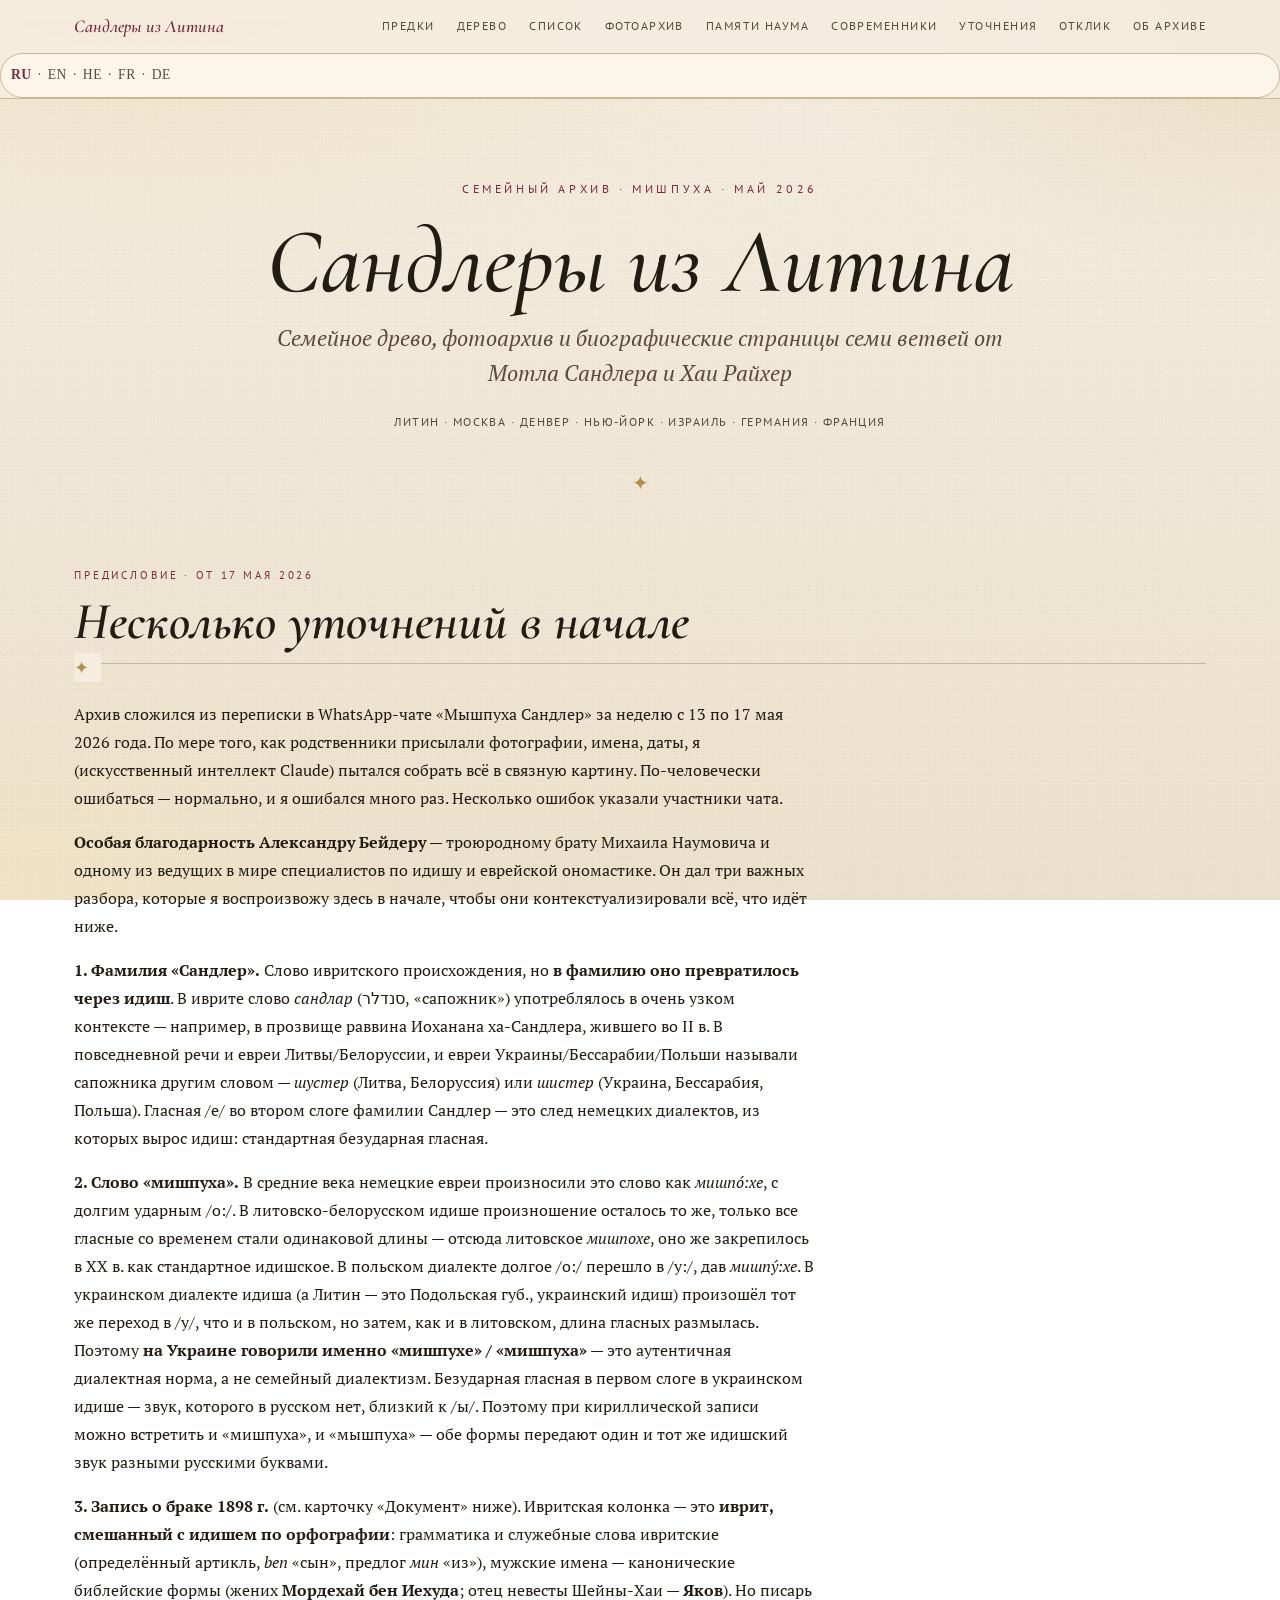
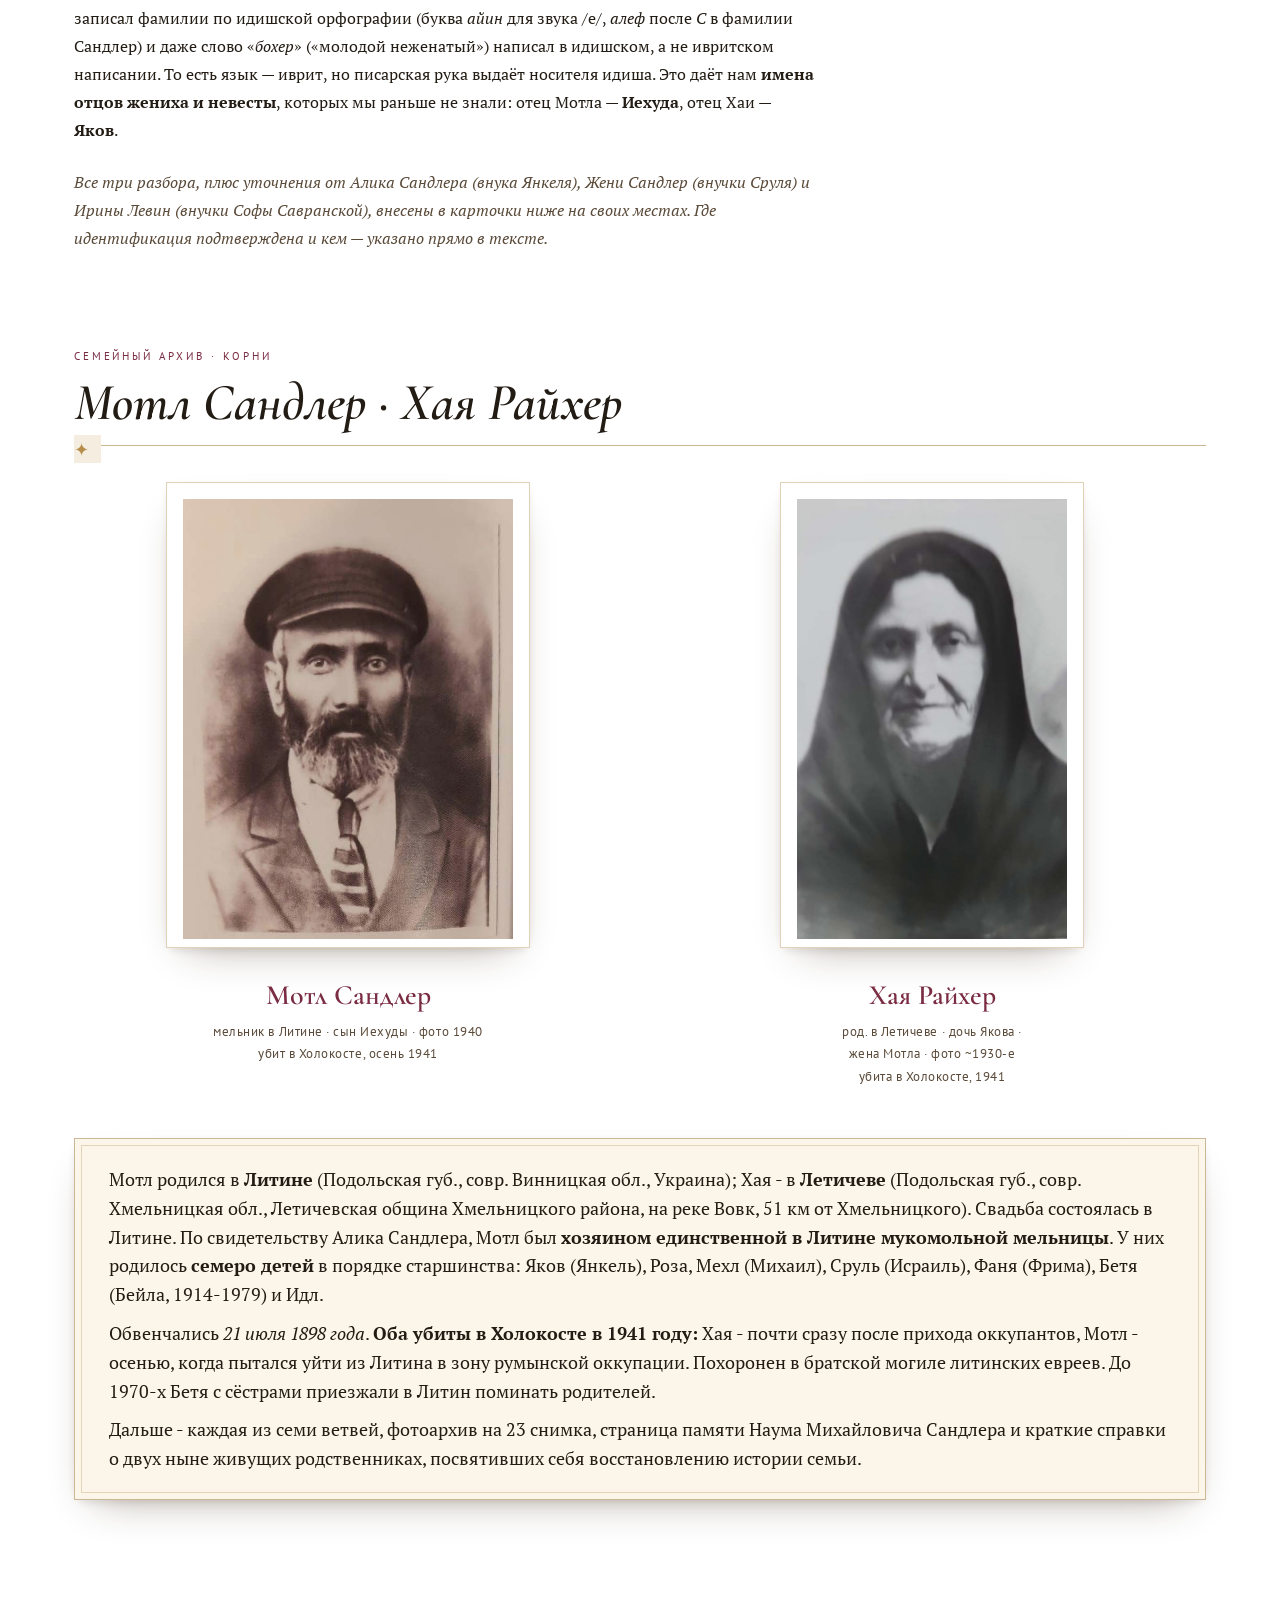
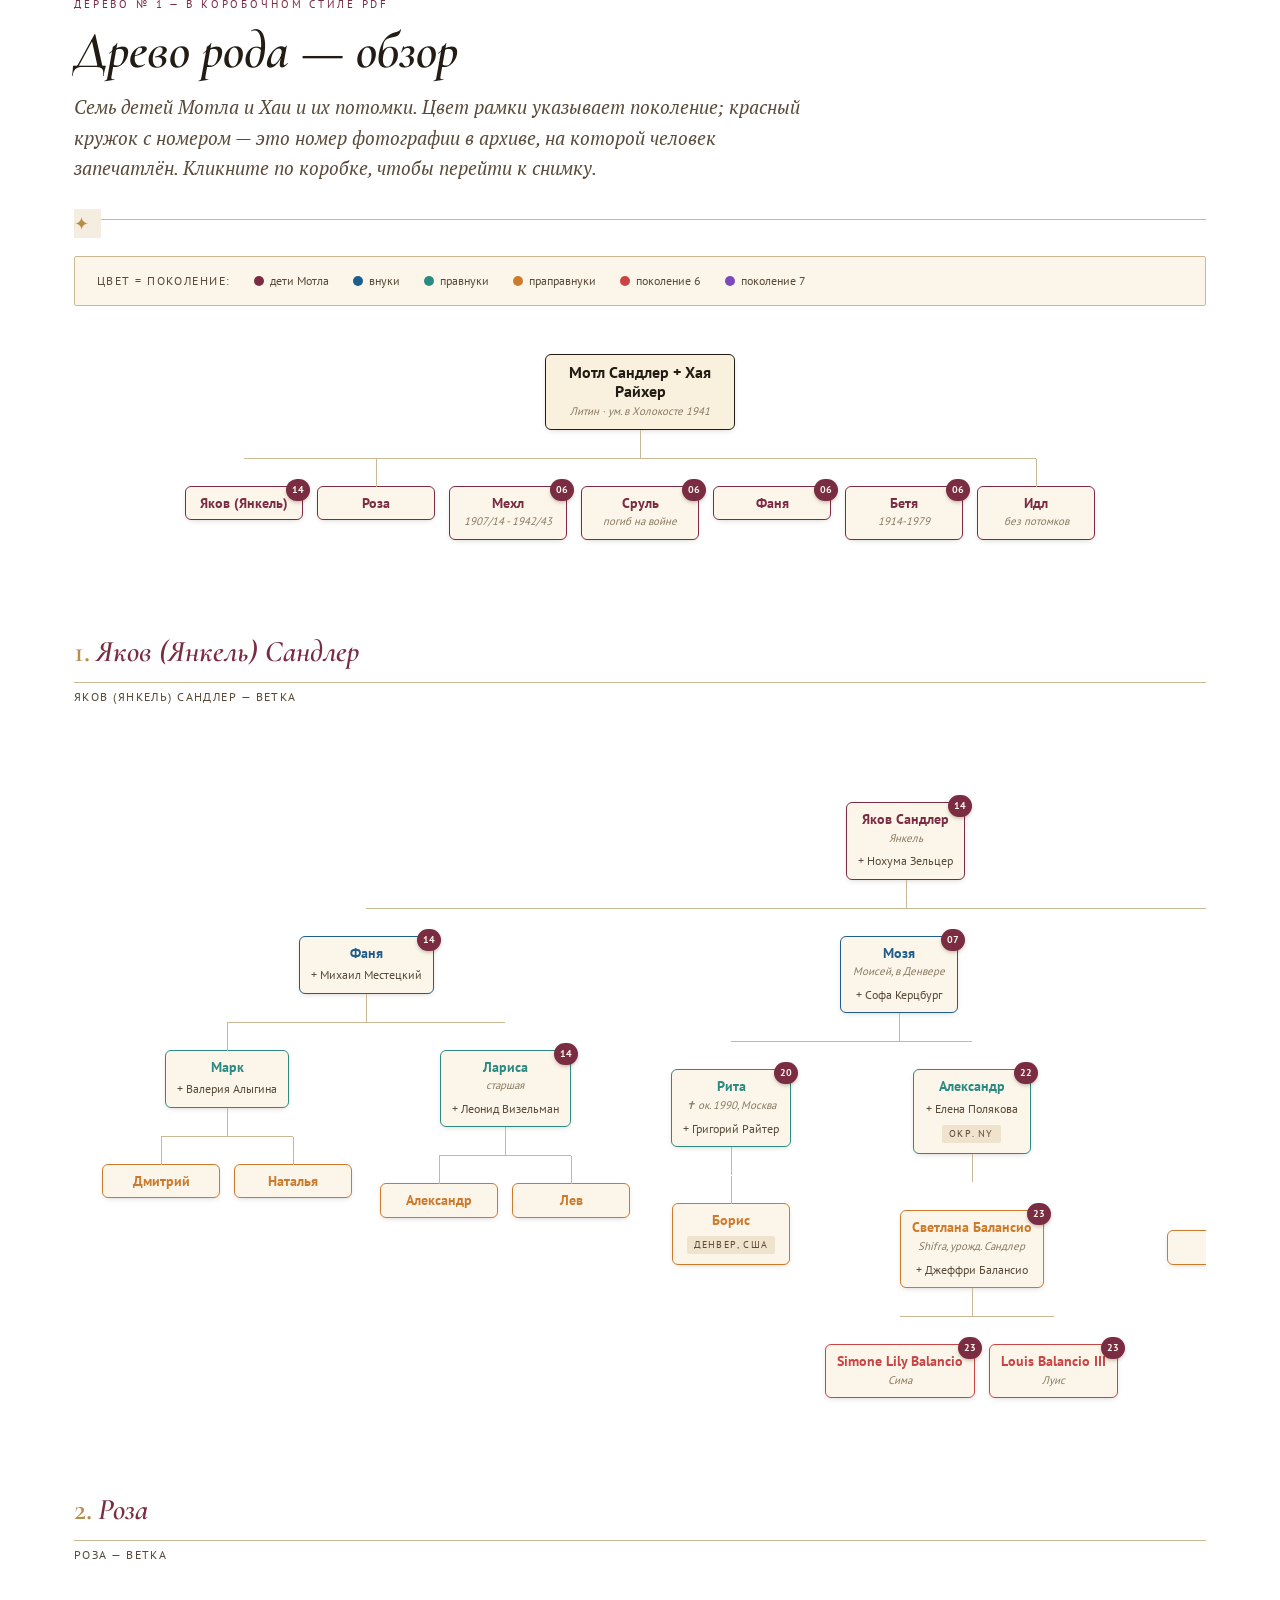
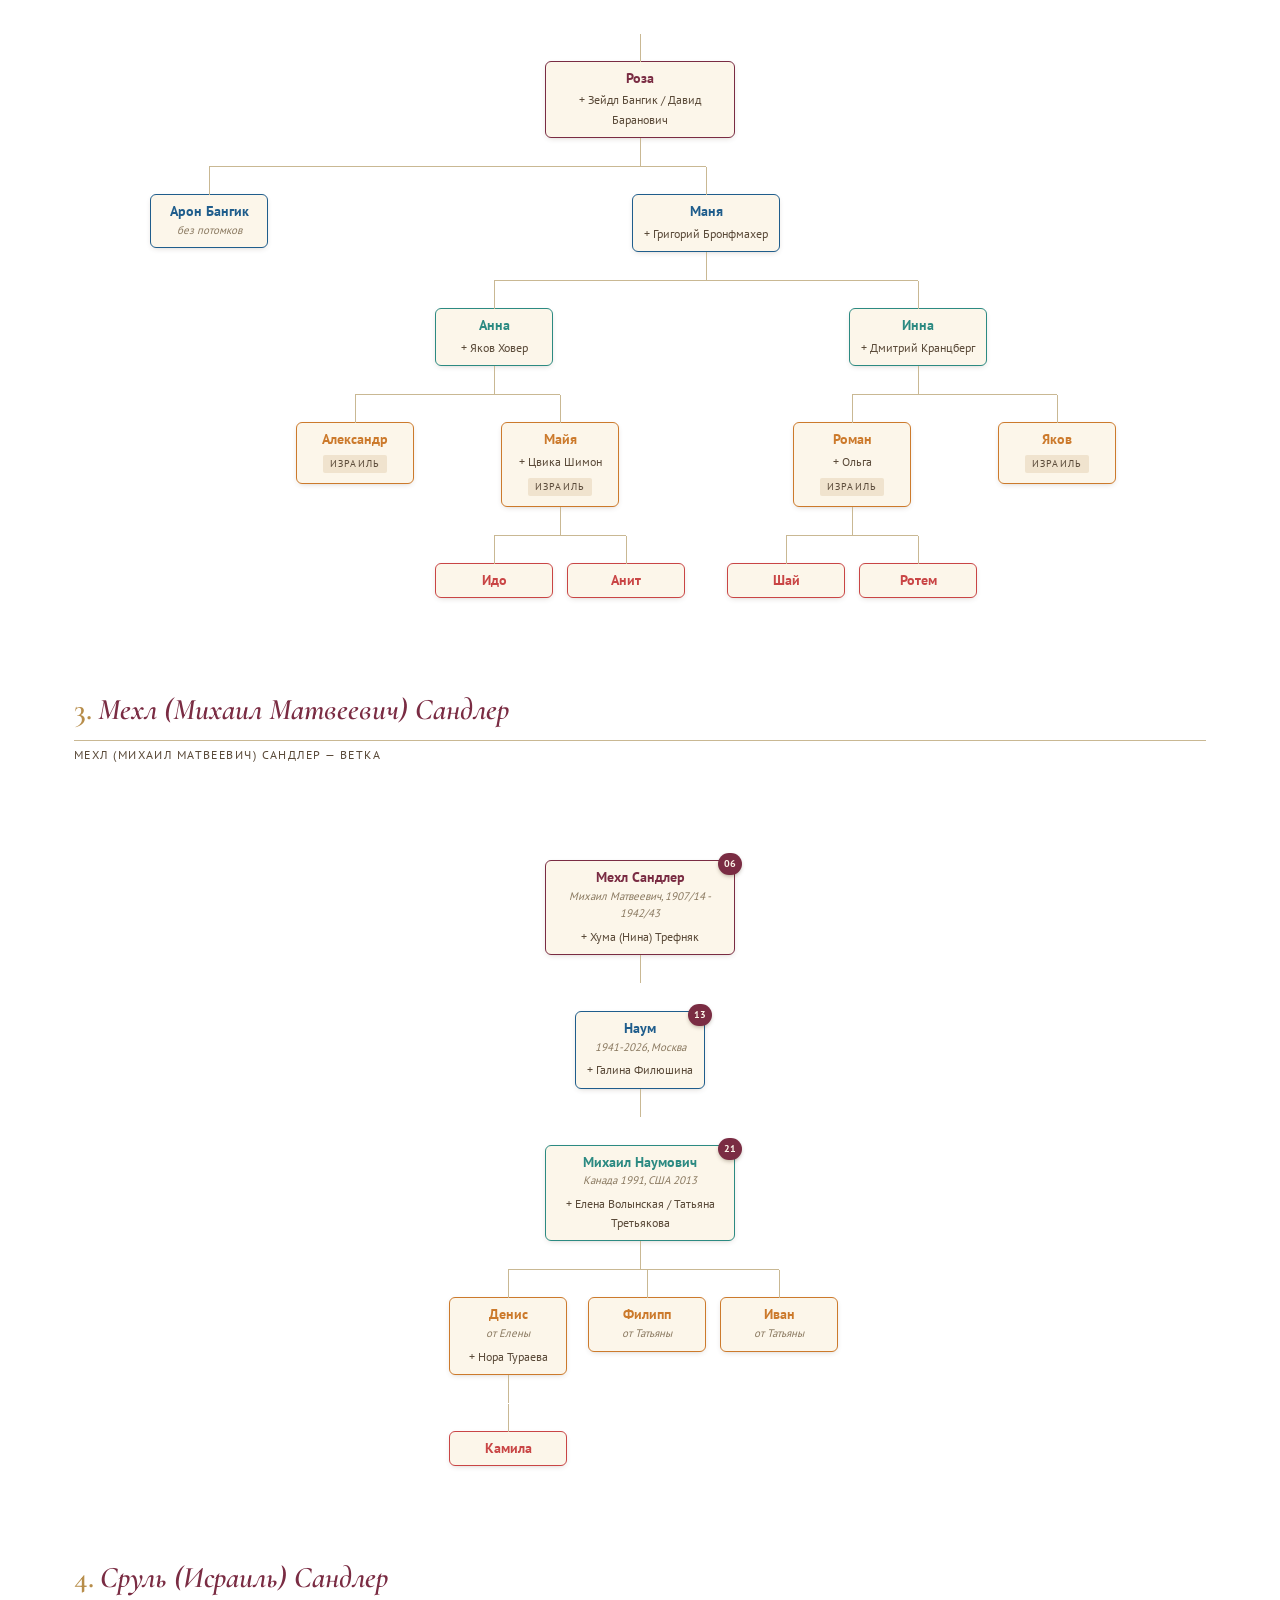
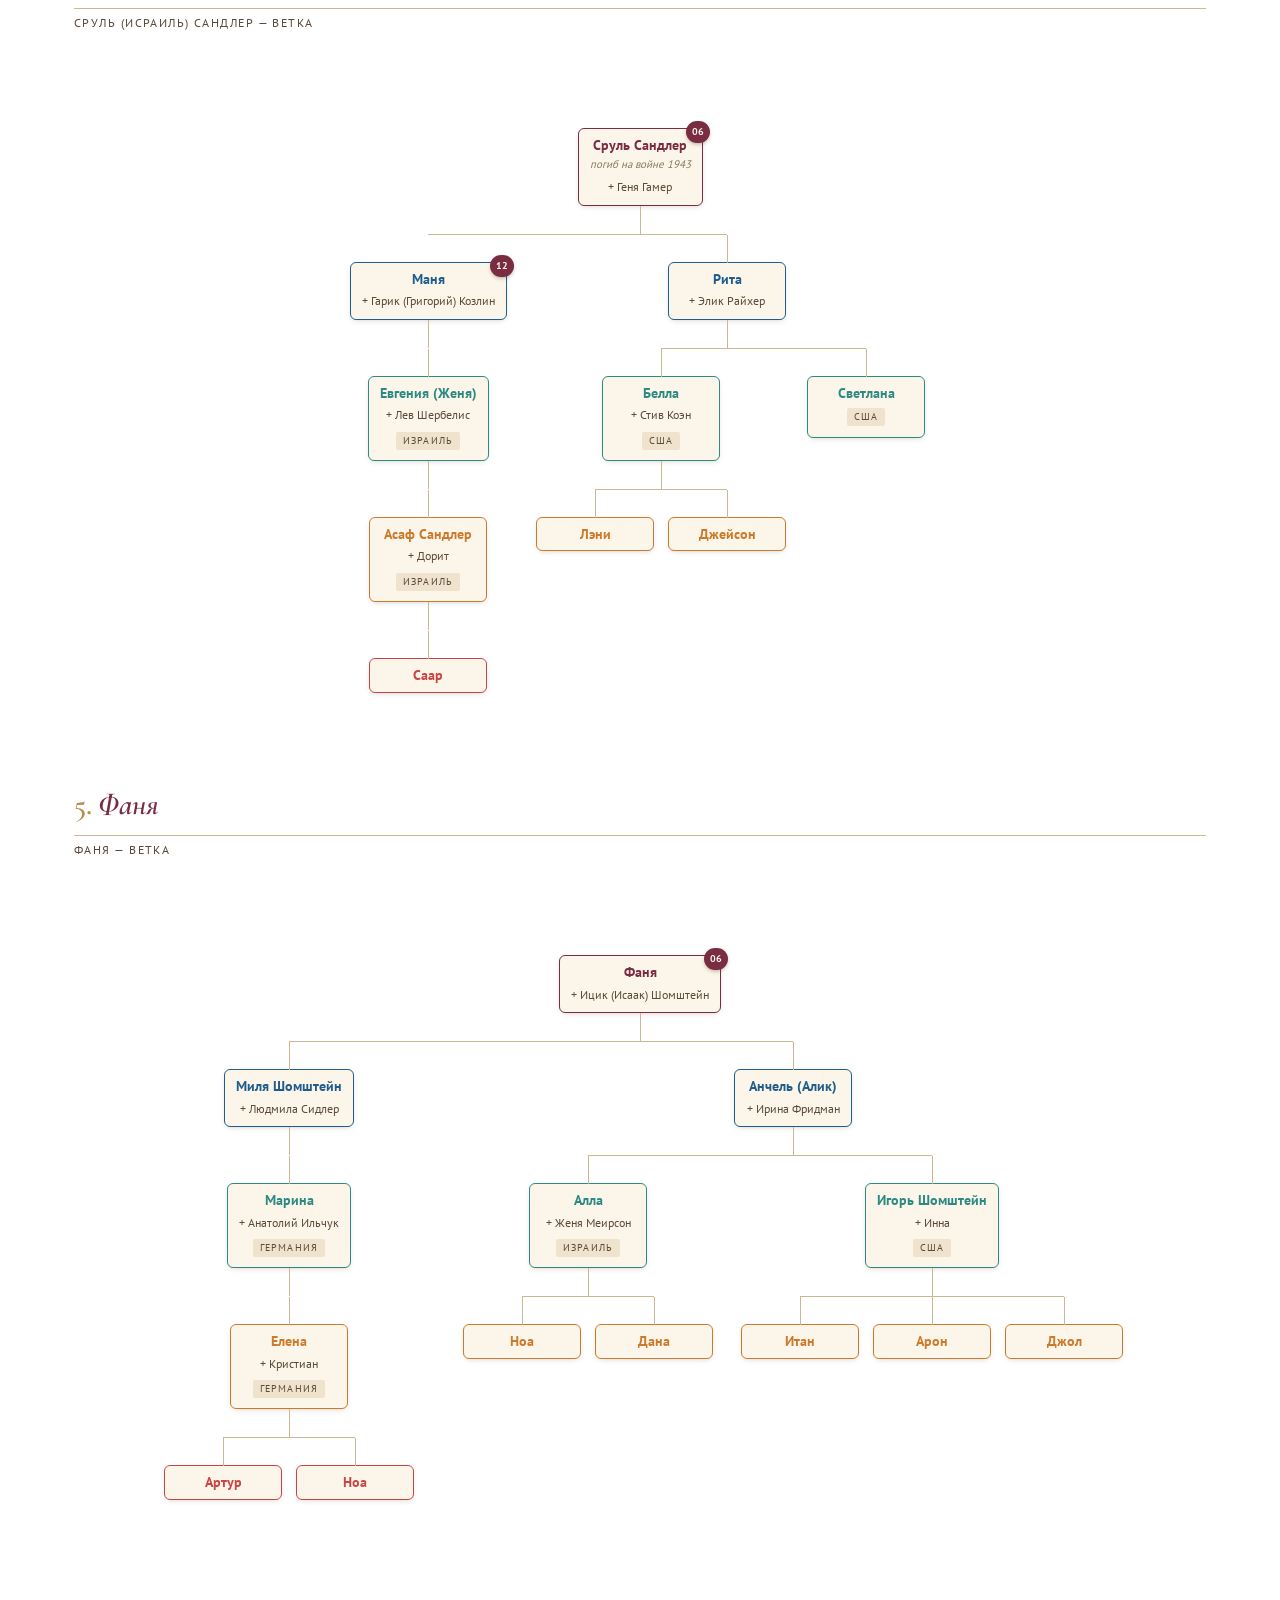
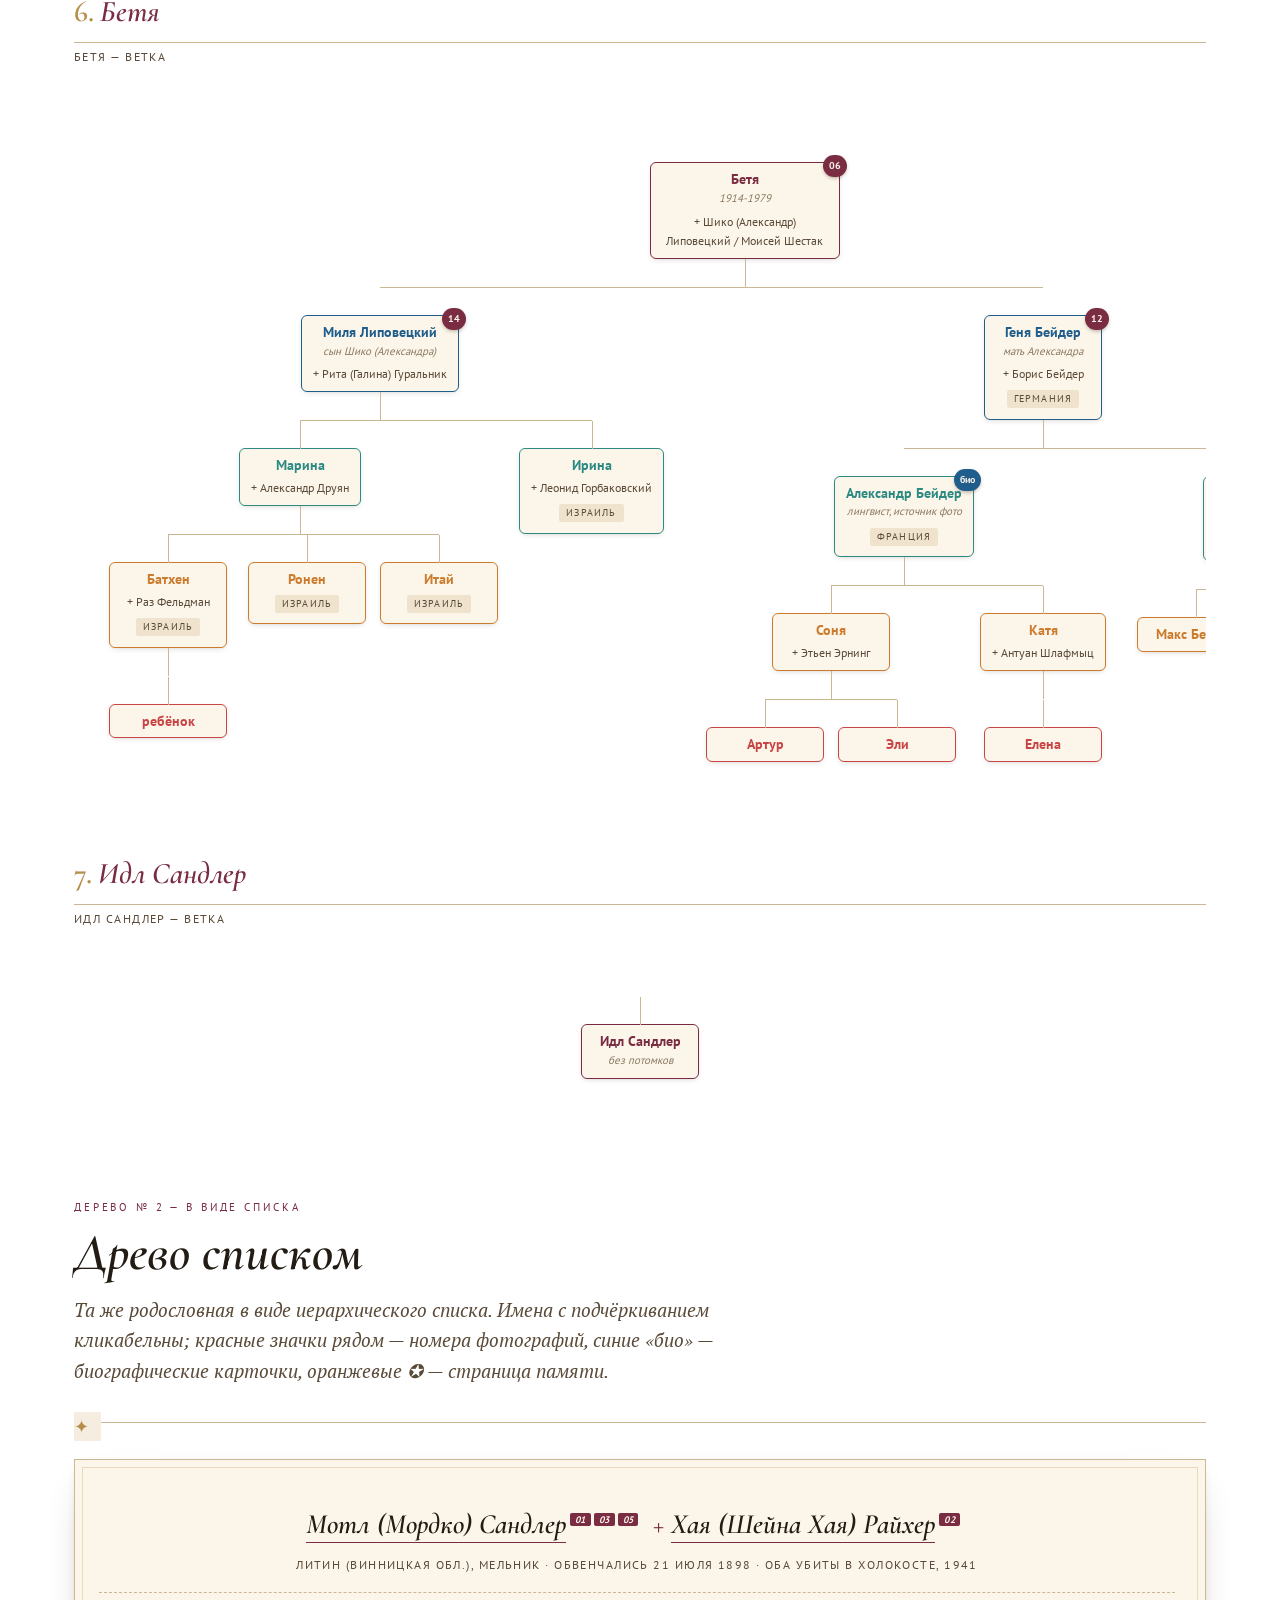
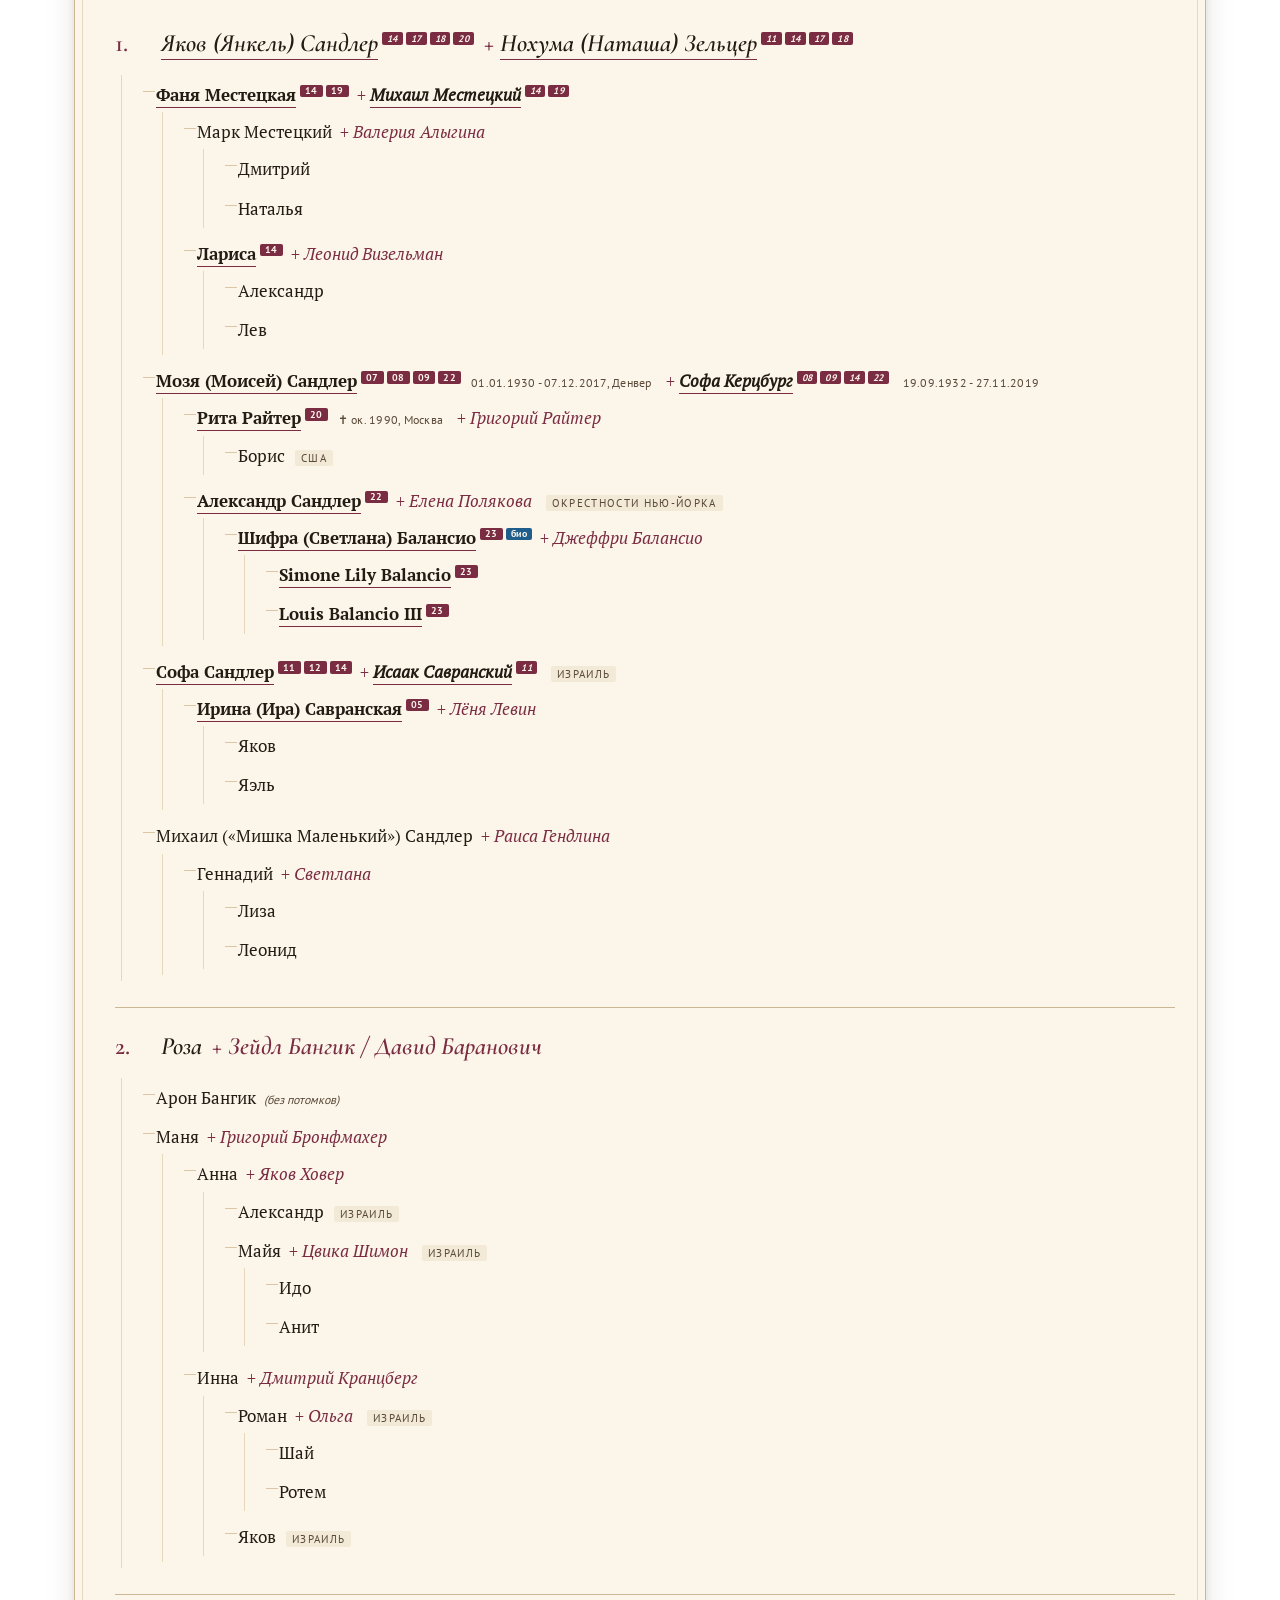
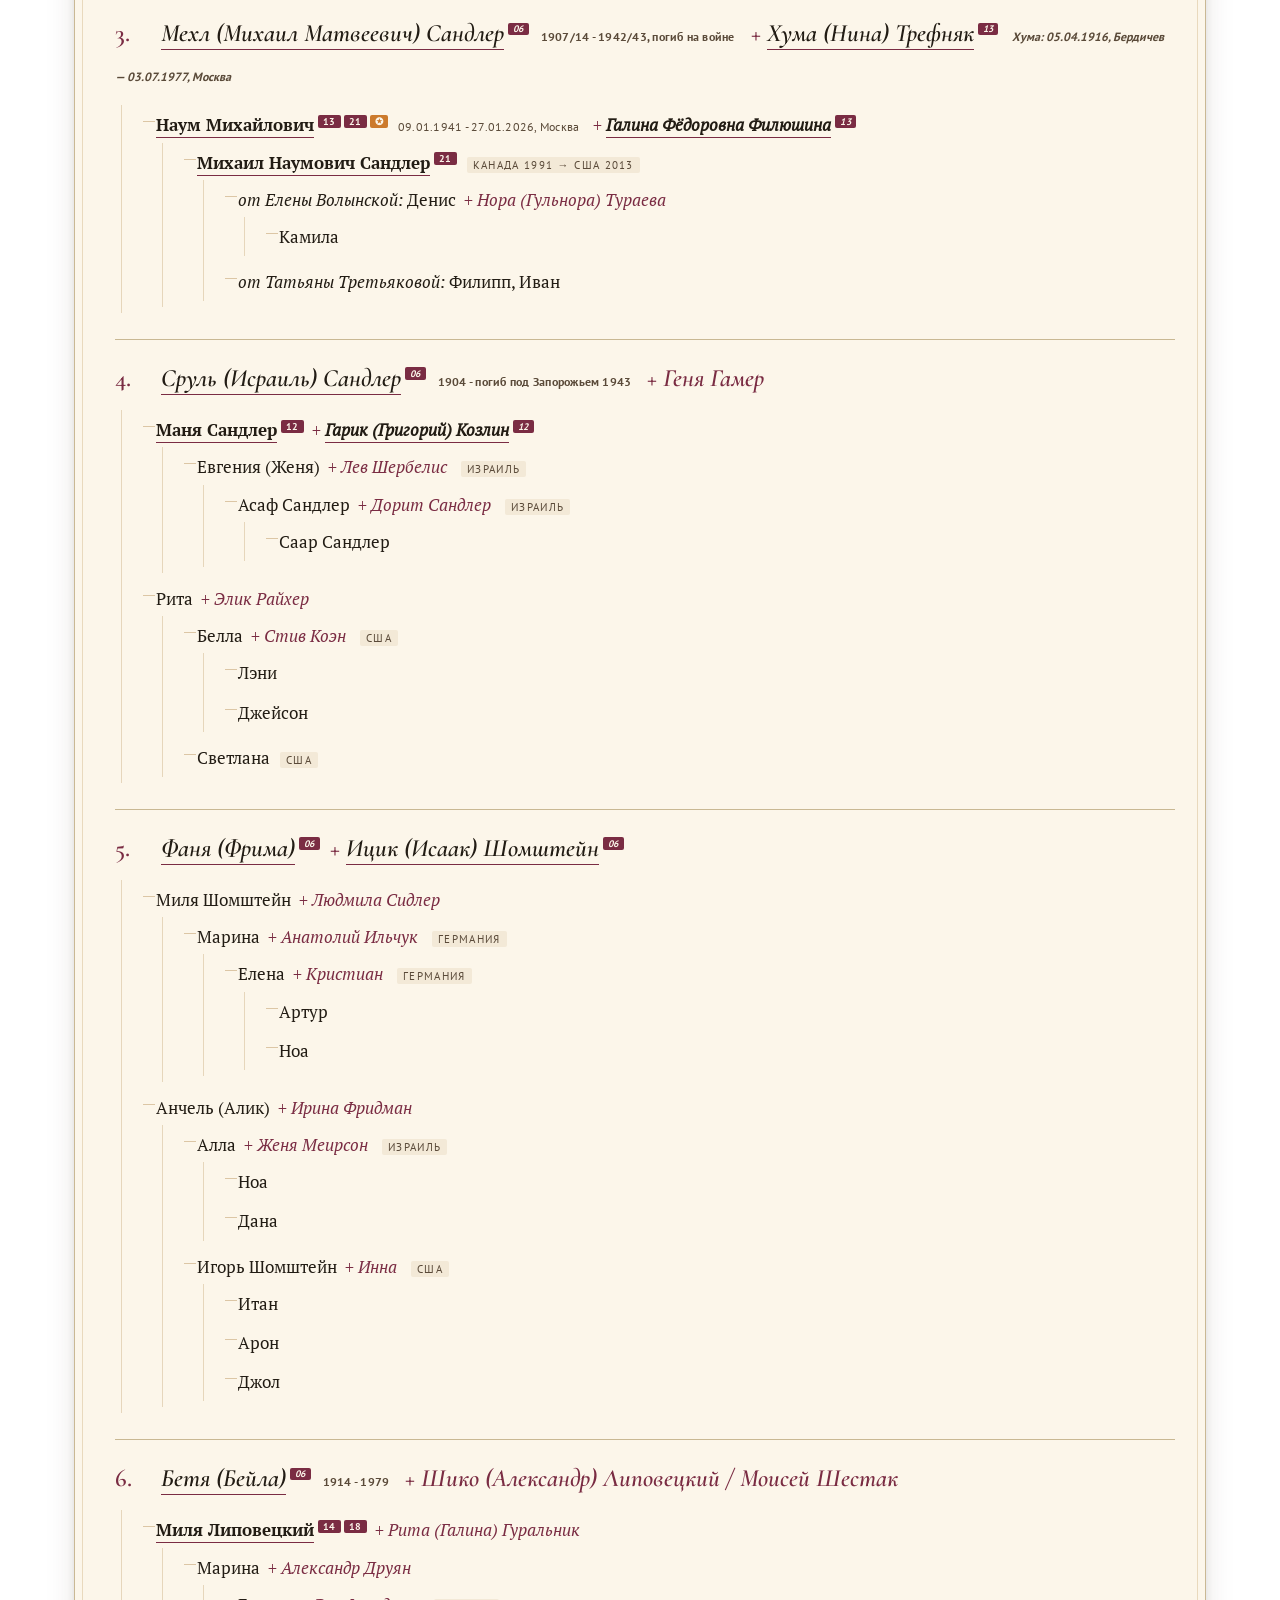
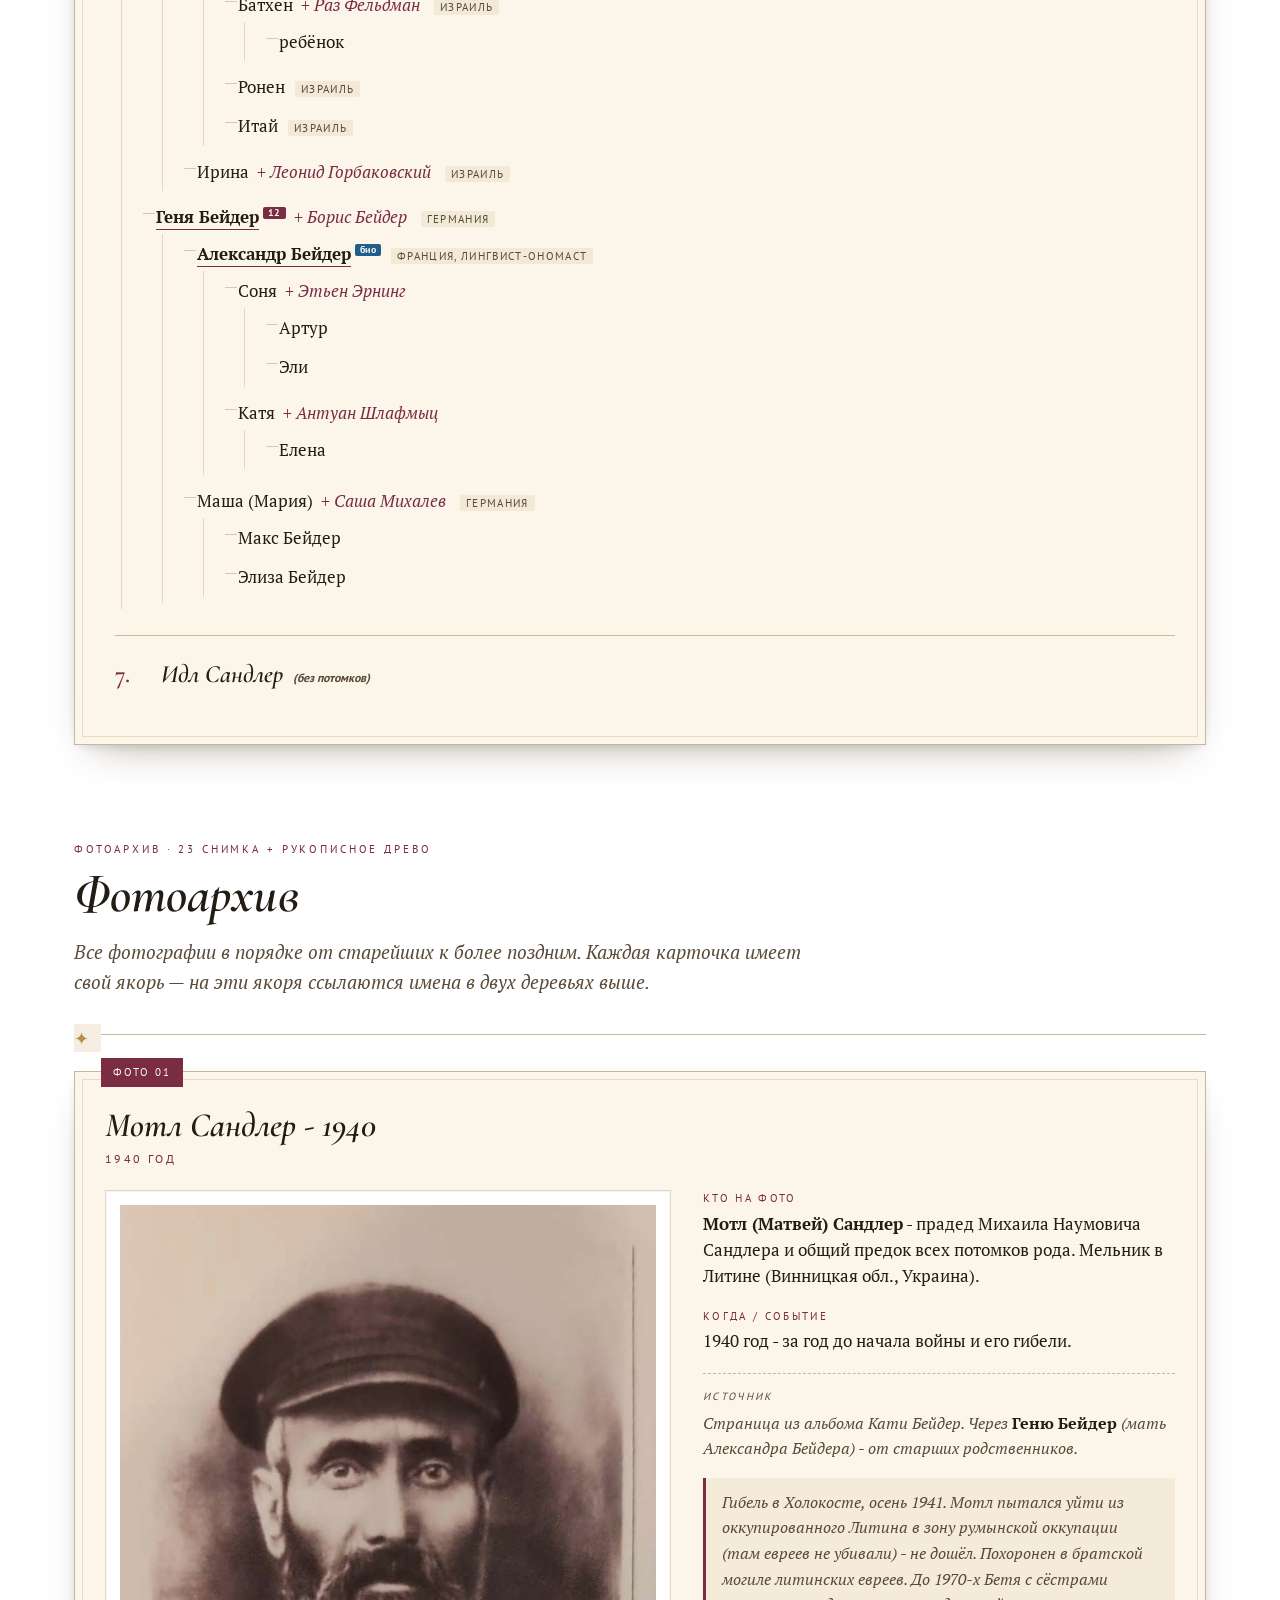
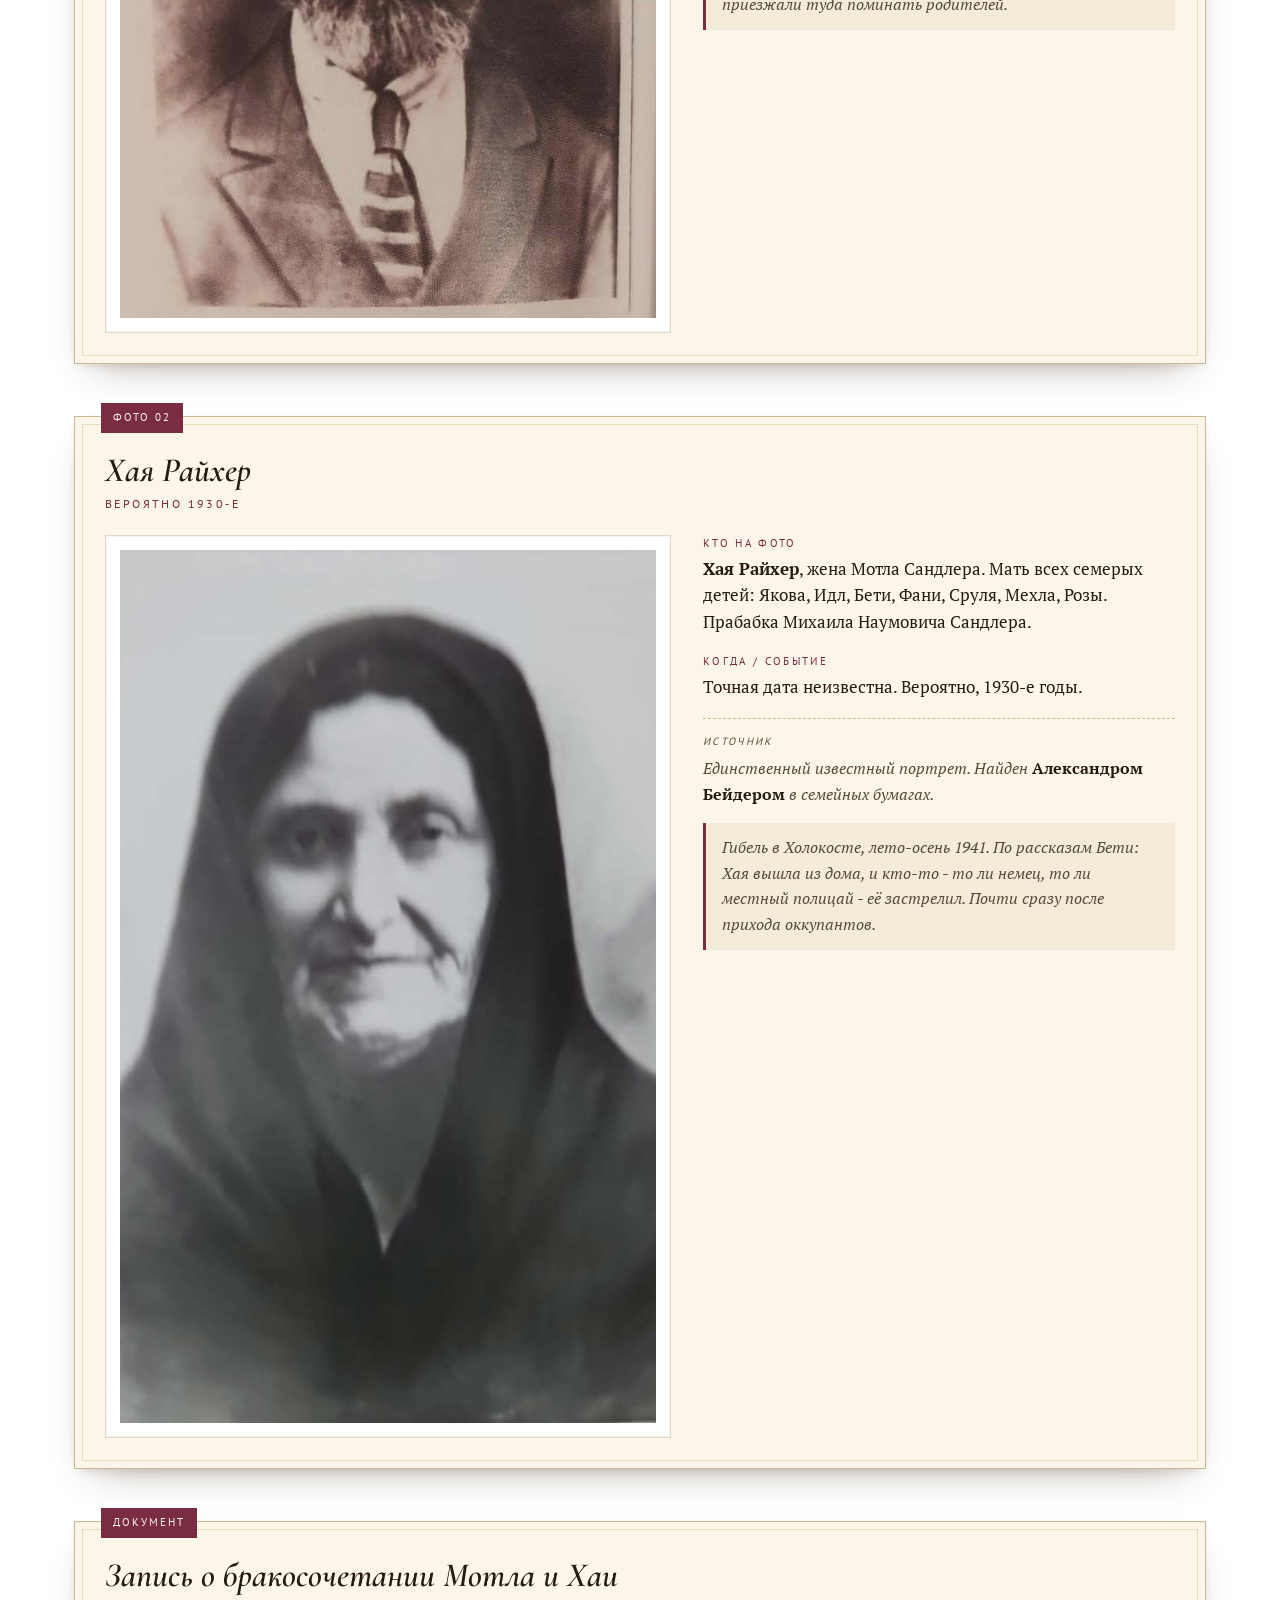
<file: Result/index.html>
<!DOCTYPE html>
<html lang="ru">
<head>
<meta charset="utf-8">
<meta name="viewport" content="width=device-width, initial-scale=1">
<title>Сандлеры из Литина - семейный архив</title>
<link rel="stylesheet" href="fonts.css">
<style>
  :root {
    --bg:        #f4ede0;
    --bg-soft:   #ece1cc;
    --paper:     #fcf6ea;
    --paper-2:   #f9f1de;
    --ink:       #221c14;
    --ink-soft:  #5a4a39;
    --ink-mute:  #8a7960;
    --accent:    #7a2c43;
    --accent-2:  #7a3b1f;
    --rule:      #c9b893;
    --gold:      #b78d4a;
    --shadow:    0 18px 40px -22px rgba(60,40,15,.45),
                 0 4px 12px -6px rgba(60,40,15,.25);
    --gen-2: #7a2c43;
    --gen-3: #1f5d8c;
    --gen-4: #2c8a82;
    --gen-5: #cc7a2c;
    --gen-6: #c94545;
    --gen-7: #7a4abc;
  }

  * { box-sizing: border-box; }
  html, body { margin: 0; padding: 0; }

  body {
    background:
      radial-gradient(1200px 600px at 12% -8%,  #efe2c4 0%, transparent 60%),
      radial-gradient(900px 500px  at 100% 0%,  #e9dcc0 0%, transparent 55%),
      radial-gradient(700px 400px  at 0% 100%,  #f0e3c6 0%, transparent 60%),
      linear-gradient(180deg, var(--bg) 0%, var(--bg-soft) 100%);
    color: var(--ink);
    font-family: "PT Serif", "Times New Roman", serif;
    font-size: 17px;
    line-height: 1.6;
    min-height: 100vh;
    background-attachment: fixed;
  }
  body::before {
    content: "";
    position: fixed; inset: 0;
    background-image:
      radial-gradient(rgba(120,80,30,.07) 1px, transparent 1px),
      radial-gradient(rgba(120,80,30,.05) 1px, transparent 1px);
    background-size: 3px 3px, 7px 7px;
    background-position: 0 0, 1px 1px;
    pointer-events: none;
    z-index: 0;
    mix-blend-mode: multiply;
    opacity: .55;
  }

  nav.top {
    position: sticky; top: 0; z-index: 50;
    backdrop-filter: blur(8px);
    background: rgba(244,237,224,.82);
    border-bottom: 1px solid var(--rule);
    font-family: "PT Sans", system-ui, sans-serif;
    font-size: 12px;
    letter-spacing: .12em;
    text-transform: uppercase;
  }
  nav.top .nav-inner {
    max-width: 1180px; margin: 0 auto;
    padding: 12px 24px;
    display: flex; gap: 4px 22px; flex-wrap: wrap;
    align-items: center;
  }
  nav.top .brand {
    font-family: "Cormorant Garamond", serif;
    font-style: italic; font-weight: 600;
    font-size: 18px;
    text-transform: none;
    letter-spacing: 0;
    color: var(--accent);
    margin-right: auto;
  }
  nav.top a {
    color: var(--ink-soft);
    text-decoration: none;
    padding: 4px 0;
    border-bottom: 1px solid transparent;
  }
  nav.top a:hover {
    color: var(--accent);
    border-bottom-color: var(--accent);
  }

  .wrap {
    position: relative; z-index: 1;
    max-width: 1180px;
    margin: 0 auto;
    padding: 24px 24px 96px;
  }

  h1, h2, h3 { margin-top: 0; }

  section.major {
    margin-top: 96px;
    scroll-margin-top: 72px;
  }
  section.major:first-of-type { margin-top: 24px; }

  .section-kicker {
    font-family: "PT Sans", sans-serif;
    text-transform: uppercase;
    letter-spacing: .26em;
    font-size: 11px;
    color: var(--accent);
    margin-bottom: 10px;
  }
  .section-title {
    font-family: "Cormorant Garamond", serif;
    font-weight: 600;
    font-style: italic;
    font-size: clamp(32px, 5vw, 52px);
    line-height: 1.05;
    margin: 0 0 14px;
    color: var(--ink);
  }
  .section-lede {
    font-family: "PT Serif", serif;
    font-size: clamp(17px, 1.8vw, 19px);
    font-style: italic;
    color: var(--ink-soft);
    max-width: 740px;
    margin-bottom: 36px;
  }
  .section-rule {
    height: 1px; background: var(--rule);
    margin: 0 0 36px;
    position: relative;
  }
  .section-rule::after {
    content: "\2726";
    position: absolute; left: 0; top: -10px;
    background: var(--bg); padding: 0 12px 0 0;
    color: var(--gold); font-size: 18px;
  }

  header.hero {
    text-align: center;
    padding: 56px 12px 36px;
    position: relative;
  }
  header.hero .kicker {
    font-family: "PT Sans", sans-serif;
    text-transform: uppercase;
    letter-spacing: .3em;
    font-size: 12px;
    color: var(--accent);
    margin-bottom: 18px;
  }
  header.hero h1 {
    font-family: "Cormorant Garamond", serif;
    font-weight: 500; font-style: italic;
    font-size: clamp(44px, 8vw, 92px);
    line-height: 1.0;
    margin: 0 0 12px;
  }
  header.hero .subtitle {
    font-family: "PT Serif", serif;
    font-style: italic;
    font-size: clamp(18px, 2.3vw, 22px);
    color: var(--ink-soft);
    max-width: 760px; margin: 12px auto 0;
  }
  header.hero .meta-line {
    margin-top: 22px;
    font-family: "PT Sans", sans-serif;
    font-size: 12px; color: var(--ink-soft);
    letter-spacing: .12em; text-transform: uppercase;
  }
  header.hero::after {
    content: "\2726";
    display: block;
    text-align: center;
    color: var(--gold);
    font-size: 20px;
    margin-top: 36px;
  }

  .patriarchs {
    display: grid;
    grid-template-columns: 1fr 1fr;
    gap: 36px;
    margin-bottom: 48px;
  }
  .patriarch-card { text-align: center; }
  .patriarch-photo {
    background: #fff;
    padding: 16px 16px 8px;
    border: 1px solid rgba(180,140,80,.4);
    box-shadow: var(--shadow);
    display: inline-block;
    max-width: 100%;
  }
  .patriarch-photo img {
    display: block;
    max-width: 100%;
    max-height: 440px;
    width: auto; margin: 0 auto;
    filter: contrast(1.02) saturate(.92);
  }
  .patriarch-name {
    font-family: "Cormorant Garamond", serif;
    font-weight: 600;
    font-size: 28px;
    margin: 18px 0 4px;
    color: var(--accent);
  }
  .patriarch-meta {
    font-family: "PT Sans", sans-serif;
    font-size: 13px;
    color: var(--ink-soft);
    letter-spacing: .04em;
  }
  .patriarch-meta div { margin: 2px 0; }
  .patriarchs-intro {
    background: var(--paper);
    border: 1px solid var(--rule);
    box-shadow: var(--shadow);
    padding: 26px 34px;
    margin-bottom: 64px;
    position: relative;
    font-size: 18px;
  }
  .patriarchs-intro::before {
    content: "";
    position: absolute; inset: 6px;
    border: 1px solid rgba(183,141,74,.32);
    pointer-events: none;
  }
  .patriarchs-intro p { margin: 0 0 10px; }
  .patriarchs-intro p:last-child { margin-bottom: 0; }

  /* visual tree */
  .tree-legend {
    display: flex; flex-wrap: wrap; gap: 8px 24px;
    margin: 0 0 32px;
    padding: 14px 22px;
    background: var(--paper);
    border: 1px solid var(--rule);
    border-radius: 2px;
    font-family: "PT Sans", sans-serif;
    font-size: 12px;
    color: var(--ink-soft);
    align-items: center;
  }
  .tree-legend .lbl { letter-spacing: .12em; text-transform: uppercase; }
  .tree-legend .dot {
    display: inline-block; width: 10px; height: 10px;
    border-radius: 50%; margin-right: 6px;
    vertical-align: middle;
  }
  .tree-legend .item { display: flex; align-items: center; }

  .ctree, .ctree ul {
    list-style: none;
    margin: 0; padding: 0;
    position: relative;
  }
  .ctree {
    overflow-x: auto;
    overflow-y: visible;
    padding: 16px 0 24px;
    -webkit-overflow-scrolling: touch;
    /* Make horizontal scroll visible on wide trees so users know they can scroll */
    scrollbar-color: var(--gen-3) var(--paper);
    scrollbar-width: thin;
  }
  .ctree::-webkit-scrollbar { height: 10px; }
  .ctree::-webkit-scrollbar-track { background: var(--paper); border-radius: 5px; }
  .ctree::-webkit-scrollbar-thumb { background: var(--gen-3); border-radius: 5px; }
  .ctree::-webkit-scrollbar-thumb:hover { background: var(--gen-2); }
  .ctree ul {
    display: flex;
    justify-content: center;
    padding-top: 28px;
    position: relative;
    /* Let ul size to its content so wide trees scroll instead of overflowing the page */
    width: max-content;
    min-width: 100%;
    margin: 0 auto;
  }
  .ctree ul::before {
    content: "";
    position: absolute;
    top: 0; left: 50%;
    width: 1px; height: 28px;
    background: var(--rule);
  }
  /* outermost ul of a per-branch tree has no parent .tnode above it -
     suppress the dangling line. The overview tree is wrapped in
     .root-wrap so its ul is not a direct child of .ctree. */
  .ctree > ul::before { display: none; }
  .ctree li {
    flex: 0 0 auto;
    padding: 28px 7px 0;
    position: relative;
    text-align: center;
  }
  .ctree li::before,
  .ctree li::after {
    content: "";
    position: absolute;
    top: 0; height: 1px;
    background: var(--rule);
  }
  .ctree li::before {
    right: 50%;
    width: 50%;
  }
  .ctree li::after {
    left: 50%;
    width: 50%;
  }
  .ctree li:only-child::before,
  .ctree li:only-child::after { display: none; }
  .ctree li:first-child::before { background: transparent; }
  .ctree li:last-child::after  { background: transparent; }
  .ctree li > .tnode::before {
    content: "";
    position: absolute;
    top: -28px; left: 50%;
    width: 1px; height: 28px;
    background: var(--rule);
  }
  .ctree li:only-child > .tnode::before { display: block; }
  .ctree > ul > li > .tnode::before { display: none; }
  .ctree .root-wrap {
    display: flex;
    flex-direction: column;
    align-items: center;
  }
  .ctree .root-wrap > .tnode { margin: 0 auto; }

  .tnode {
    display: inline-block;
    position: relative;
    min-width: 118px;
    max-width: 190px;
    padding: 8px 11px;
    border: 1.5px solid var(--gen-2);
    border-radius: 6px;
    background: var(--paper);
    font-family: "PT Sans", sans-serif;
    text-align: center;
    box-shadow: 0 2px 6px -3px rgba(60,40,15,.3);
    transition: transform .15s ease, box-shadow .15s ease;
  }
  .tnode:hover {
    transform: translateY(-1px);
    box-shadow: 0 4px 12px -4px rgba(60,40,15,.4);
  }
  .tnode .nm {
    display: block;
    font-weight: 700;
    font-size: 14px;
    color: var(--gen-2);
    line-height: 1.2;
  }
  .tnode .alt {
    display: block;
    font-size: 11px;
    font-style: italic;
    color: var(--ink-mute);
    margin-top: 2px;
  }
  .tnode .sp {
    display: block;
    font-size: 12px;
    color: var(--ink-soft);
    margin-top: 4px;
  }
  .tnode .pl {
    display: inline-block;
    margin-top: 5px;
    padding: 1px 7px;
    background: rgba(180,140,80,.18);
    font-size: 10px;
    text-transform: uppercase;
    letter-spacing: .12em;
    color: var(--ink-soft);
    border-radius: 2px;
  }
  .tnode.g2 { border-color: var(--gen-2); }
  .tnode.g2 .nm { color: var(--gen-2); }
  .tnode.g3 { border-color: var(--gen-3); }
  .tnode.g3 .nm { color: var(--gen-3); }
  .tnode.g4 { border-color: var(--gen-4); }
  .tnode.g4 .nm { color: var(--gen-4); }
  .tnode.g5 { border-color: var(--gen-5); }
  .tnode.g5 .nm { color: var(--gen-5); }
  .tnode.g6 { border-color: var(--gen-6); }
  .tnode.g6 .nm { color: var(--gen-6); }
  .tnode.g7 { border-color: var(--gen-7); }
  .tnode.g7 .nm { color: var(--gen-7); }
  .tnode.root {
    border-color: var(--ink);
    background: var(--paper-2);
  }
  .tnode.root .nm { color: var(--ink); font-size: 16px; }

  a.tnode-link {
    text-decoration: none;
    display: inline-block;
  }
  a.tnode-link .tnode { cursor: pointer; }
  .tnode .ph-marker {
    position: absolute;
    top: -8px; right: -8px;
    min-width: 22px; height: 22px;
    padding: 0 6px;
    background: var(--accent);
    color: var(--paper);
    border-radius: 11px;
    font-size: 10px;
    font-weight: 700;
    font-family: "PT Sans", sans-serif;
    line-height: 22px;
    text-align: center;
    box-shadow: 0 2px 4px -1px rgba(60,40,15,.4);
  }
  .tnode .ph-marker.mem { background: var(--gen-5); }
  .tnode .ph-marker.bio { background: var(--gen-3); }

  .branch-title {
    font-family: "Cormorant Garamond", serif;
    font-style: italic;
    font-size: 30px;
    font-weight: 600;
    color: var(--accent);
    margin: 64px 0 4px;
    padding-bottom: 6px;
    border-bottom: 1px solid var(--rule);
  }
  .branch-title .num {
    font-style: normal;
    color: var(--gold);
    margin-right: 6px;
  }
  .branch-sub {
    font-family: "PT Sans", sans-serif;
    font-size: 12px;
    color: var(--ink-soft);
    letter-spacing: .12em;
    text-transform: uppercase;
    margin-bottom: 24px;
  }

  /* list tree */
  .ltree-card {
    background: var(--paper);
    border: 1px solid var(--rule);
    padding: 36px 30px 36px 24px;
    box-shadow: var(--shadow);
    position: relative;
  }
  .ltree-card::before {
    content: "";
    position: absolute; inset: 7px;
    border: 1px solid rgba(183,141,74,.28);
    pointer-events: none;
  }
  .ltree .root-couple {
    font-family: "Cormorant Garamond", serif;
    font-size: clamp(22px, 3vw, 28px);
    font-style: italic;
    font-weight: 600;
    text-align: center;
    padding: 6px 0 18px;
    border-bottom: 1px dashed var(--rule);
    margin-bottom: 20px;
  }
  .ltree .root-couple .m { font-weight: 400; color: var(--accent); padding: 0 4px; }
  .ltree .root-couple .meta {
    display: block;
    font-family: "PT Sans", sans-serif;
    font-size: 12px;
    font-weight: 400;
    font-style: normal;
    text-transform: uppercase;
    letter-spacing: .12em;
    color: var(--ink-soft);
    margin-top: 8px;
  }
  .ltree ul {
    list-style: none;
    margin: 0;
    padding-left: 22px;
    position: relative;
  }
  .ltree > ul { padding-left: 4px; }
  .ltree ul ul {
    margin-top: 4px;
    padding-left: 22px;
    border-left: 1px solid rgba(180,140,80,.30);
    margin-left: 6px;
  }
  .ltree li {
    padding: 6px 0 6px 12px;
    position: relative;
    font-family: "PT Serif", serif;
  }
  .ltree ul ul li::before {
    content: "";
    position: absolute;
    left: -1px; top: 16px;
    width: 12px; height: 1px;
    background: rgba(180,140,80,.45);
  }
  .ltree .branch-head {
    font-family: "Cormorant Garamond", serif;
    font-style: italic;
    font-size: clamp(20px, 2.4vw, 25px);
    font-weight: 600;
    padding: 18px 0 8px;
    border-top: 1px solid var(--rule);
    margin-top: 14px;
  }
  .ltree > ul > li:first-child .branch-head {
    border-top: none; margin-top: 0; padding-top: 4px;
  }
  .ltree > ul > li:first-child .branch-head::before { display: none; }
  .ltree .branch-head .num {
    display: inline-block;
    width: 1.6em;
    color: var(--accent);
    font-style: normal;
  }
  .ltree .m { color: var(--accent); font-style: italic; margin: 0 4px; }
  .ltree .dates {
    font-family: "PT Sans", sans-serif;
    font-size: 12px;
    color: var(--ink-soft);
    margin: 0 6px;
    letter-spacing: .02em;
    font-style: normal;
  }
  .ltree .place {
    font-family: "PT Sans", sans-serif;
    font-size: 11px;
    color: var(--ink-soft);
    text-transform: uppercase;
    letter-spacing: .12em;
    margin-left: 6px;
    background: rgba(183,141,74,.12);
    padding: 1px 6px;
    border-radius: 2px;
  }
  .ltree .meta-inline {
    font-family: "PT Sans", sans-serif;
    font-size: 12px;
    color: var(--ink-soft);
    margin-left: 4px;
    font-style: italic;
  }

  a.linked-name {
    color: var(--ink);
    text-decoration: none;
    border-bottom: 1.5px solid var(--accent);
    padding-bottom: 1px;
    font-weight: 700;
  }
  a.linked-name:hover {
    color: var(--accent);
    background: rgba(122,44,67,.08);
  }
  sup.ref-cluster {
    display: inline-flex;
    gap: 3px;
    margin-left: 4px;
    line-height: 1;
    vertical-align: super;
    font-size: 75%;
  }
  a.ph-ref {
    font-family: "PT Sans", sans-serif;
    font-size: 9.5px;
    font-weight: 700;
    background: var(--accent);
    color: var(--paper);
    padding: 1.5px 5px;
    border-radius: 2px;
    text-decoration: none;
    letter-spacing: .04em;
  }
  a.ph-ref:hover { background: var(--ink); }
  a.ph-ref.bio { background: var(--gen-3); }
  a.ph-ref.mem { background: var(--gen-5); }

  /* album */
  .album-card {
    background: var(--paper);
    border: 1px solid var(--rule);
    box-shadow: var(--shadow);
    padding: 28px 30px 30px;
    margin-bottom: 52px;
    position: relative;
    scroll-margin-top: 72px;
  }
  .album-card::before {
    content: "";
    position: absolute; inset: 7px;
    border: 1px solid rgba(183,141,74,.28);
    pointer-events: none;
  }
  .album-card-num {
    position: absolute;
    top: -14px; left: 26px;
    background: var(--accent);
    color: var(--paper);
    font-family: "PT Sans", sans-serif;
    font-size: 11px;
    letter-spacing: .18em;
    padding: 6px 12px;
    text-transform: uppercase;
  }
  .album-card-title {
    font-family: "Cormorant Garamond", serif;
    font-weight: 600;
    font-style: italic;
    font-size: clamp(26px, 3.2vw, 34px);
    line-height: 1.15;
    margin: 6px 0 4px;
  }
  .album-card-date {
    font-family: "PT Sans", sans-serif;
    font-size: 12px;
    color: var(--accent);
    letter-spacing: .2em;
    text-transform: uppercase;
    margin-bottom: 22px;
  }
  .album-card-body {
    display: grid;
    grid-template-columns: minmax(0, 1.2fr) minmax(0, 1fr);
    gap: 32px;
  }
  .album-card-body.tall .photo-frame img { max-height: 720px; }
  .photo-frame {
    background: #fff;
    padding: 14px;
    border: 1px solid rgba(180,140,80,.35);
    box-shadow: inset 0 0 0 1px rgba(0,0,0,.04);
    text-align: center;
  }
  .photo-frame img {
    max-width: 100%;
    height: auto;
    display: block;
    margin: 0 auto;
    filter: contrast(1.02) saturate(.92);
  }
  .photo-frame.tree img { filter: none; max-height: none; }
  .album-card-fields .field { margin: 0 0 18px; }
  .album-card-fields .field-label {
    font-family: "PT Sans", sans-serif;
    font-size: 10.5px;
    letter-spacing: .22em;
    text-transform: uppercase;
    color: var(--accent);
    margin-bottom: 4px;
    display: block;
  }
  .album-card-fields .field-body { font-size: 17px; line-height: 1.55; }
  .album-card-source {
    margin-top: 18px; padding-top: 14px;
    border-top: 1px dashed var(--rule);
    font-size: 16px; color: var(--ink-soft);
    font-style: italic;
  }
  .album-card-source strong { font-style: normal; color: var(--ink); }
  .album-card-note {
    margin-top: 16px;
    padding: 12px 16px;
    background: rgba(183,141,74,.10);
    border-left: 3px solid var(--accent);
    font-size: 16px;
    font-style: italic;
    color: var(--ink-soft);
  }
  .album-card-note strong { font-style: normal; color: var(--ink); }

  /* memorial */
  .memorial {
    background: var(--paper);
    border: 1px solid var(--rule);
    box-shadow: var(--shadow);
    padding: 48px 44px;
    position: relative;
    text-align: center;
  }
  .memorial::before {
    content: "";
    position: absolute; inset: 8px;
    border: 1px solid rgba(183,141,74,.28);
    pointer-events: none;
  }
  .memorial .kicker {
    font-family: "PT Sans", sans-serif;
    text-transform: uppercase;
    letter-spacing: .32em;
    font-size: 11px;
    color: var(--accent);
    margin-bottom: 14px;
  }
  .memorial h2 {
    font-family: "Cormorant Garamond", serif;
    font-weight: 600;
    font-size: clamp(34px, 4.5vw, 48px);
    margin: 4px 0 6px;
  }
  .memorial .lifespan {
    font-family: "PT Sans", sans-serif;
    font-size: 14px;
    color: var(--ink-soft);
    letter-spacing: .05em;
    margin-bottom: 36px;
  }
  .memorial-body {
    display: grid;
    grid-template-columns: minmax(0, 0.7fr) minmax(0, 1.3fr);
    gap: 40px;
    text-align: left;
    align-items: start;
  }
  .memorial-photo {
    background: #fff;
    padding: 14px 14px 8px;
    border: 1px solid rgba(180,140,80,.35);
  }
  .memorial-photo img {
    max-width: 100%; height: auto; display: block;
    filter: contrast(1.02) saturate(.92);
  }
  .memorial-text p { margin: 0 0 12px; }
  .memorial-text h4 {
    font-family: "Cormorant Garamond", serif;
    font-weight: 600;
    font-style: italic;
    font-size: 22px;
    margin: 18px 0 4px;
    color: var(--accent);
  }
  .memorial-closing {
    margin-top: 28px;
    font-family: "Cormorant Garamond", serif;
    font-style: italic;
    font-size: 22px;
    color: var(--ink-soft);
    text-align: center;
  }

  /* bio */
  .bio-grid {
    display: grid;
    grid-template-columns: 1fr 1fr;
    gap: 36px;
  }
  .bio-card {
    background: var(--paper);
    border: 1px solid var(--rule);
    box-shadow: var(--shadow);
    padding: 28px 30px;
    position: relative;
    scroll-margin-top: 72px;
  }
  .bio-card::before {
    content: "";
    position: absolute; inset: 7px;
    border: 1px solid rgba(183,141,74,.28);
    pointer-events: none;
  }
  .bio-card h3 {
    font-family: "Cormorant Garamond", serif;
    font-style: italic; font-weight: 600;
    font-size: 28px;
    margin: 4px 0 4px;
    color: var(--accent);
  }
  .bio-card .bio-sub {
    font-family: "PT Sans", sans-serif;
    font-size: 12px;
    color: var(--ink-soft);
    letter-spacing: .08em;
    margin-bottom: 18px;
    padding-bottom: 12px;
    border-bottom: 1px dashed var(--rule);
  }
  .bio-card h4 {
    font-family: "PT Sans", sans-serif;
    text-transform: uppercase;
    font-size: 11px;
    letter-spacing: .22em;
    color: var(--accent);
    margin: 14px 0 4px;
  }
  .bio-card p { margin: 0 0 10px; font-size: 16px; line-height: 1.55; }

  /* updates */
  .info-card {
    background: var(--paper);
    border: 1px solid var(--rule);
    box-shadow: var(--shadow);
    padding: 28px 32px;
    position: relative;
  }
  .info-card::before {
    content: "";
    position: absolute; inset: 7px;
    border: 1px solid rgba(183,141,74,.28);
    pointer-events: none;
  }
  .info-card h3 {
    font-family: "Cormorant Garamond", serif;
    font-style: italic; font-weight: 600;
    font-size: 24px;
    margin: 18px 0 6px;
    color: var(--accent);
  }
  .info-card h3:first-of-type { margin-top: 0; }
  .info-card ul {
    list-style: none;
    padding: 0; margin: 0 0 10px;
  }
  .info-card li {
    padding: 6px 0 6px 22px;
    position: relative;
    font-size: 16px;
  }
  .info-card li::before {
    content: "\2726";
    position: absolute; left: 4px; top: 6px;
    color: var(--gold);
    font-size: 11px;
  }

  /* contact */
  .contact-block {
    text-align: left;
    padding: 48px 32px 40px;
    max-width: 760px;
    margin: 0 auto;
  }
  .contact-block > h3 {
    font-family: "Cormorant Garamond", serif;
    font-style: italic;
    font-size: 30px;
    margin: 0 0 22px;
    color: var(--accent);
    text-align: center;
  }
  .contact-block h4 {
    font-family: "PT Sans", sans-serif;
    text-transform: uppercase;
    font-size: 11px;
    letter-spacing: .22em;
    color: var(--accent);
    margin: 28px 0 8px;
  }
  .contact-block p {
    font-family: "PT Serif", serif;
    font-size: 16px;
    line-height: 1.65;
    margin: 0 0 12px;
    color: var(--ink);
  }
  .contact-block .who {
    font-family: "PT Serif", serif;
    font-size: 17px;
    color: var(--ink);
    margin-bottom: 22px;
  }
  .contact-block .lines {
    font-family: "PT Sans", sans-serif;
    font-size: 16px;
    color: var(--ink-soft);
    margin-top: 6px;
  }
  .contact-block .lines a {
    color: var(--accent);
    text-decoration: none;
    border-bottom: 1px solid var(--accent);
  }
  .contact-block .footer-meta {
    margin-top: 36px;
    font-family: "PT Sans", sans-serif;
    font-size: 11px;
    color: var(--ink-mute);
    text-transform: uppercase;
    letter-spacing: .15em;
    text-align: center;
  }

  /* feedback section */
  .feedback-block {
    max-width: 880px;
    margin: 0 auto;
    padding: 0 24px;
  }
  .feedback-grid {
    display: grid;
    grid-template-columns: repeat(2, 1fr);
    gap: 18px;
    margin-top: 28px;
  }
  .feedback-card {
    display: block;
    background: var(--paper);
    border: 1px solid var(--rule);
    border-radius: 6px;
    padding: 22px 22px 20px;
    text-decoration: none;
    color: var(--ink);
    box-shadow: var(--shadow);
    transition: transform .15s ease, box-shadow .15s ease, border-color .15s ease;
  }
  .feedback-card:hover {
    transform: translateY(-2px);
    border-color: var(--gold);
    box-shadow: 0 24px 50px -22px rgba(60,40,15,.55),
                0 6px 16px -6px rgba(60,40,15,.30);
  }
  .feedback-card .feedback-icon {
    font-size: 28px;
    line-height: 1;
    margin-bottom: 10px;
  }
  .feedback-card .feedback-title {
    font-family: "Cormorant Garamond", serif;
    font-style: italic;
    font-weight: 600;
    font-size: 22px;
    color: var(--accent);
    margin-bottom: 6px;
    line-height: 1.15;
  }
  .feedback-card .feedback-desc {
    font-family: "PT Serif", serif;
    font-size: 14.5px;
    line-height: 1.5;
    color: var(--ink-soft);
  }

  /* visits counter */
  .visits-strip {
    max-width: 760px;
    margin: 48px auto 0;
    padding: 18px 24px;
    text-align: center;
    border-top: 1px solid var(--rule);
    font-family: "PT Sans", sans-serif;
    font-size: 13px;
    color: var(--ink-mute);
    letter-spacing: .04em;
  }
  .visits-strip .visits-row {
    display: inline-flex;
    flex-wrap: wrap;
    gap: 8px 22px;
    justify-content: center;
    align-items: baseline;
  }
  .visits-strip .visits-num {
    font-family: "Cormorant Garamond", serif;
    font-style: italic;
    font-size: 22px;
    color: var(--accent);
    font-weight: 600;
    letter-spacing: 0;
  }
  .visits-strip .visits-label {
    text-transform: uppercase;
    letter-spacing: .18em;
    font-size: 10.5px;
    color: var(--ink-mute);
  }

  @media (max-width: 820px) {
    .feedback-grid { grid-template-columns: 1fr; gap: 14px; }
    .visits-strip .visits-row { flex-direction: column; gap: 6px; }
    .patriarchs { grid-template-columns: 1fr; }
    .album-card-body { grid-template-columns: 1fr; }
    .memorial-body { grid-template-columns: 1fr; }
    .bio-grid { grid-template-columns: 1fr; }
    nav.top .nav-inner { padding: 10px 14px; gap: 4px 14px; }
    nav.top .brand { width: 100%; margin-bottom: 4px; }
    .wrap { padding: 16px 16px 60px; }
    body { font-size: 16px; }
  }

  /* === Language switcher === */
  .lang-switcher {
    display: flex;
    gap: 6px;
    align-items: center;
    font-family: 'Crimson Text', Georgia, serif;
    font-size: .85rem;
    letter-spacing: .04em;
    padding: 6px 10px;
    border: 1px solid var(--rule);
    border-radius: 999px;
    background: var(--paper);
    color: var(--ink-soft);
  }
  .lang-switcher a.lang-link {
    color: var(--ink-soft);
    text-decoration: none;
    transition: color .15s;
  }
  .lang-switcher a.lang-link:hover {
    color: var(--accent);
  }
  .lang-switcher .lang-current {
    color: var(--accent);
    font-weight: 700;
  }
  @media (max-width: 768px) {
    .lang-switcher {
      font-size: .78rem;
      padding: 4px 8px;
      gap: 4px;
    }
  }

  /* === RTL overrides (Hebrew) === */
  html[dir="rtl"] body {
    direction: rtl;
    text-align: right;
  }
  html[dir="rtl"] .contact-block,
  html[dir="rtl"] .feedback-card,
  html[dir="rtl"] .album-card-fields,
  html[dir="rtl"] .field,
  html[dir="rtl"] .album-card-source,
  html[dir="rtl"] .album-card-note {
    text-align: right;
  }
  html[dir="rtl"] nav.top {
    flex-direction: row-reverse;
  }
  html[dir="rtl"] .footer-meta,
  html[dir="rtl"] .visits-strip {
    direction: rtl;
  }
  /* English book titles etc. stay LTR inside otherwise-Hebrew text */
  html[dir="rtl"] em,
  html[dir="rtl"] cite {
    direction: ltr;
    unicode-bidi: embed;
    display: inline-block;
  }

  /* Family trees stay LTR even on Hebrew pages: the connector lines
     (:before/:after on first/last-child) are positioned by DOM order,
     and would mis-attach to the wrong end of each row in RTL flex.
     Hebrew text inside .nm/.sp/.alt is bidi-aware and renders correctly. */
  html[dir="rtl"] .ctree,
  html[dir="rtl"] .ctree ul,
  html[dir="rtl"] .ctree li,
  html[dir="rtl"] .ctree .root-wrap {
    direction: ltr;
  }
  html[dir="rtl"] .tnode .nm,
  html[dir="rtl"] .tnode .alt,
  html[dir="rtl"] .tnode .sp,
  html[dir="rtl"] .tnode .pl {
    direction: rtl;
    unicode-bidi: embed;
  }
</style>
</head>
<body>

<nav class="top">
  <div class="nav-inner">
    <span class="brand">Сандлеры из Литина</span>
    <a href="#root-couple">Предки</a>
    <a href="#visual-tree">Дерево</a>
    <a href="#list-tree">Список</a>
    <a href="#album">Фотоархив</a>
    <a href="#memorial-naum">Памяти Наума</a>
    <a href="#living">Современники</a>
    <a href="#updates">Уточнения</a>
    <a href="#feedback">Отклик</a>
    <a href="#contact">Об архиве</a>
  </div>
<div class="lang-switcher" aria-label="Language"><span class="lang-current">RU</span> · <a href="index.en.html" class="lang-link">EN</a> · <a href="index.he.html" class="lang-link">HE</a> · <a href="index.fr.html" class="lang-link">FR</a> · <a href="index.de.html" class="lang-link">DE</a></div></nav>

<div class="wrap">

<header class="hero">
  <div class="kicker">Семейный архив &middot; мишпуха &middot; май 2026</div>
  <h1>Сандлеры из Литина</h1>
  <div class="subtitle">Семейное древо, фотоархив и биографические страницы семи ветвей от Мотла Сандлера и Хаи Райхер</div>
  <div class="meta-line">Литин &middot; Москва &middot; Денвер &middot; Нью-Йорк &middot; Израиль &middot; Германия &middot; Франция</div>
</header>
<section class="major" id="preface" style="margin-top: 32px;">
  <div class="section-kicker">Предисловие · от 17 мая 2026</div>
  <h2 class="section-title">Несколько уточнений в начале</h2>
  <div class="section-rule"></div>

  <div style="max-width: 740px; line-height: 1.75; color: var(--ink); font-size: 16px;">
    <p>Архив сложился из переписки в WhatsApp-чате «Мышпуха Сандлер» за неделю с 13 по 17 мая 2026 года. По мере того, как родственники присылали фотографии, имена, даты, я (искусственный интеллект Claude) пытался собрать всё в связную картину. По-человечески ошибаться — нормально, и я ошибался много раз. Несколько ошибок указали участники чата.</p>

    <p><strong>Особая благодарность Александру Бейдеру</strong> — троюродному брату Михаила Наумовича и одному из ведущих в мире специалистов по идишу и еврейской ономастике. Он дал три важных разбора, которые я воспроизвожу здесь в начале, чтобы они контекстуализировали всё, что идёт ниже.</p>

    <p><strong>1. Фамилия «Сандлер».</strong> Слово ивритского происхождения, но <strong>в фамилию оно превратилось через идиш</strong>. В иврите слово <em>сандлар</em> (סנדלר, «сапожник») употреблялось в очень узком контексте — например, в прозвище раввина Иоханана ха-Сандлера, жившего во II в. В повседневной речи и евреи Литвы/Белоруссии, и евреи Украины/Бессарабии/Польши называли сапожника другим словом — <em>шустер</em> (Литва, Белоруссия) или <em>шистер</em> (Украина, Бессарабия, Польша). Гласная /e/ во втором слоге фамилии Сандлер — это след немецких диалектов, из которых вырос идиш: стандартная безударная гласная.</p>

    <p><strong>2. Слово «мишпуха».</strong> В средние века немецкие евреи произносили это слово как <em>мишпо́:хе</em>, с долгим ударным /о:/. В литовско-белорусском идише произношение осталось то же, только все гласные со временем стали одинаковой длины — отсюда литовское <em>мишпохе</em>, оно же закрепилось в XX в. как стандартное идишское. В польском диалекте долгое /о:/ перешло в /у:/, дав <em>мишпу́:хе</em>. В украинском диалекте идиша (а Литин — это Подольская губ., украинский идиш) произошёл тот же переход в /у/, что и в польском, но затем, как и в литовском, длина гласных размылась. Поэтому <strong>на Украине говорили именно «мишпухе» / «мишпуха»</strong> — это аутентичная диалектная норма, а не семейный диалектизм. Безударная гласная в первом слоге в украинском идише — звук, которого в русском нет, близкий к /ы/. Поэтому при кириллической записи можно встретить и «мишпуха», и «мышпуха» — обе формы передают один и тот же идишский звук разными русскими буквами.</p>

    <p><strong>3. Запись о браке 1898 г.</strong> (см. карточку «Документ» ниже). Ивритская колонка — это <strong>иврит, смешанный с идишем по орфографии</strong>: грамматика и служебные слова ивритские (определённый артикль, <em>ben</em> «сын», предлог <em>мин</em> «из»), мужские имена — канонические библейские формы (жених <strong>Мордехай бен Иехуда</strong>; отец невесты Шейны-Хаи — <strong>Яков</strong>). Но писарь записал фамилии по идишской орфографии (буква <em>айин</em> для звука /е/, <em>алеф</em> после <em>С</em> в фамилии Сандлер) и даже слово «<em>бохер</em>» («молодой неженатый») написал в идишском, а не ивритском написании. То есть язык — иврит, но писарская рука выдаёт носителя идиша. Это даёт нам <strong>имена отцов жениха и невесты</strong>, которых мы раньше не знали: отец Мотла — <strong>Иехуда</strong>, отец Хаи — <strong>Яков</strong>.</p>

    <p style="color: var(--ink-soft); font-style: italic; margin-top: 24px;">Все три разбора, плюс уточнения от Алика Сандлера (внука Янкеля), Жени Сандлер (внучки Сруля) и Ирины Левин (внучки Софы Савранской), внесены в карточки ниже на своих местах. Где идентификация подтверждена и кем — указано прямо в тексте.</p>
  </div>
</section>



<section class="major" id="root-couple">
  <div class="section-kicker">Семейный архив &middot; корни</div>
  <h2 class="section-title">Мотл Сандлер &middot; Хая Райхер</h2>
  <div class="section-rule"></div>

  <div class="patriarchs">
    <a href="#motl-1940" style="text-decoration:none; color:inherit;">
    <div class="patriarch-card">
      <div class="patriarch-photo"><img src="photos/motl-1940.jpg" alt="Мотл Сандлер, 1940"></div>
      <div class="patriarch-name">Мотл Сандлер</div>
      <div class="patriarch-meta">
        <div>мельник в Литине · сын Иехуды · фото 1940</div>
        <div>убит в Холокосте, осень 1941</div>
      </div>
    </div>
    </a>
    <a href="#khaya-1930s" style="text-decoration:none; color:inherit;">
    <div class="patriarch-card">
      <div class="patriarch-photo"><img src="photos/khaya-1930s.jpg" alt="Хая Райхер"></div>
      <div class="patriarch-name">Хая Райхер</div>
      <div class="patriarch-meta">
        <div>род. в Летичеве · дочь Якова · </div><div>жена Мотла &middot; фото ~1930-е</div>
        <div>убита в Холокосте, 1941</div>
      </div>
    </div>
    </a>
  </div>

  <div class="patriarchs-intro">
    <p>Мотл родился в <strong>Литине</strong> (Подольская губ., совр. Винницкая обл., Украина); Хая - в <strong>Летичеве</strong> (Подольская губ., совр. Хмельницкая обл., Летичевская община Хмельницкого района, на реке Вовк, 51 км от Хмельницкого). Свадьба состоялась в Литине. По свидетельству Алика Сандлера, Мотл был <strong>хозяином единственной в Литине мукомольной мельницы</strong>. У них родилось <strong>семеро детей</strong> в порядке старшинства: Яков (Янкель), Роза, Мехл (Михаил), Сруль (Исраиль), Фаня (Фрима), Бетя (Бейла, 1914-1979) и Идл.</p>
    <p>Обвенчались <em>21 июля 1898 года</em>. <strong>Оба убиты в Холокосте в 1941 году:</strong> Хая - почти сразу после прихода оккупантов, Мотл - осенью, когда пытался уйти из Литина в зону румынской оккупации. Похоронен в братской могиле литинских евреев. До 1970-х Бетя с сёстрами приезжали в Литин поминать родителей.</p>
    <p>Дальше - каждая из семи ветвей, фотоархив на 23 снимка, страница памяти Наума Михайловича Сандлера и краткие справки о двух ныне живущих родственниках, посвятивших себя восстановлению истории семьи.</p>
  </div>
</section>

<section class="major" id="visual-tree">
  <div class="section-kicker">Дерево № 1 &mdash; в коробочном стиле PDF</div>
  <h2 class="section-title">Древо рода &mdash; обзор</h2>
  <div class="section-lede">Семь детей Мотла и Хаи и их потомки. Цвет рамки указывает поколение; красный кружок с номером &mdash; это номер фотографии в архиве, на которой человек запечатлён. Кликните по коробке, чтобы перейти к снимку.</div>
  <div class="section-rule"></div>

  <div class="tree-legend">
    <span class="lbl">Цвет = поколение:</span>
    <span class="item"><span class="dot" style="background:var(--gen-2)"></span>дети Мотла</span>
    <span class="item"><span class="dot" style="background:var(--gen-3)"></span>внуки</span>
    <span class="item"><span class="dot" style="background:var(--gen-4)"></span>правнуки</span>
    <span class="item"><span class="dot" style="background:var(--gen-5)"></span>праправнуки</span>
    <span class="item"><span class="dot" style="background:var(--gen-6)"></span>поколение 6</span>
    <span class="item"><span class="dot" style="background:var(--gen-7)"></span>поколение 7</span>
  </div>

  
<div class="ctree">
  <div class="root-wrap">
    <div class="tnode root"><span class="nm">Мотл Сандлер + Хая Райхер</span><span class="alt">Литин &middot; ум. в Холокосте 1941</span></div>
    <ul><li><a href="#tamara-edik-wedding" class="tnode-link"><div class="tnode g2"><span class="ph-marker">14</span><span class="nm">Яков (Янкель)</span></div></a></li><li><div class="tnode g2"><span class="nm">Роза</span></div></li><li><a href="#betya-mehl-fanya-prewar" class="tnode-link"><div class="tnode g2"><span class="ph-marker">06</span><span class="nm">Мехл</span><span class="alt">1907/14 - 1942/43</span></div></a></li><li><a href="#betya-mehl-fanya-prewar" class="tnode-link"><div class="tnode g2"><span class="ph-marker">06</span><span class="nm">Сруль</span><span class="alt">погиб на войне</span></div></a></li><li><a href="#betya-mehl-fanya-prewar" class="tnode-link"><div class="tnode g2"><span class="ph-marker">06</span><span class="nm">Фаня</span></div></a></li><li><a href="#betya-mehl-fanya-prewar" class="tnode-link"><div class="tnode g2"><span class="ph-marker">06</span><span class="nm">Бетя</span><span class="alt">1914-1979</span></div></a></li><li><div class="tnode g2"><span class="nm">Идл</span><span class="alt">без потомков</span></div></li></ul>
  </div>
</div>


  
<div class="branch-title"><span class="num">1.</span>Яков (Янкель) Сандлер</div>
<div class="branch-sub">Яков (Янкель) Сандлер &mdash; ветка</div>
<div class="ctree">
  <ul><li><a href="#tamara-edik-wedding" class="tnode-link"><div class="tnode g2"><span class="ph-marker">14</span><span class="nm">Яков Сандлер</span><span class="alt">Янкель</span><span class="sp">+ Нохума Зельцер</span></div></a><ul><li><a href="#tamara-edik-wedding" class="tnode-link"><div class="tnode g3"><span class="ph-marker">14</span><span class="nm">Фаня</span><span class="sp">+ Михаил Местецкий</span></div></a><ul><li><div class="tnode g4"><span class="nm">Марк</span><span class="sp">+ Валерия Алыгина</span></div><ul><li><div class="tnode g5"><span class="nm">Дмитрий</span></div></li><li><div class="tnode g5"><span class="nm">Наталья</span></div></li></ul></li><li><a href="#tamara-edik-wedding" class="tnode-link"><div class="tnode g4"><span class="ph-marker">14</span><span class="nm">Лариса</span><span class="alt">старшая</span><span class="sp">+ Леонид Визельман</span></div></a><ul><li><div class="tnode g5"><span class="nm">Александр</span></div></li><li><div class="tnode g5"><span class="nm">Лев</span></div></li></ul></li></ul></li><li><a href="#mozya-officer" class="tnode-link"><div class="tnode g3"><span class="ph-marker">07</span><span class="nm">Мозя</span><span class="alt">Моисей, в Денвере</span><span class="sp">+ Софа Керцбург</span></div></a><ul><li><a href="#yakov-with-rita" class="tnode-link"><div class="tnode g4"><span class="ph-marker">20</span><span class="nm">Рита</span><span class="alt">✝ ок. 1990, Москва</span><span class="sp">+ Григорий Райтер</span></div></a><ul><li><div class="tnode g5"><span class="nm">Борис</span><span class="pl">Денвер, США</span></div></li></ul></li><li><a href="#mozya-sofa-grave" class="tnode-link"><div class="tnode g4"><span class="ph-marker">22</span><span class="nm">Александр</span><span class="sp">+ Елена Полякова</span><span class="pl">окр. NY</span></div></a><ul><li><a href="#shifra-with-kids" class="tnode-link"><div class="tnode g5"><span class="ph-marker">23</span><span class="nm">Светлана Балансио</span><span class="alt">Shifra, урожд. Сандлер</span><span class="sp">+ Джеффри Балансио</span></div></a><ul><li><a href="#shifra-with-kids" class="tnode-link"><div class="tnode g6"><span class="ph-marker">23</span><span class="nm">Simone Lily Balancio</span><span class="alt">Сима</span></div></a></li><li><a href="#shifra-with-kids" class="tnode-link"><div class="tnode g6"><span class="ph-marker">23</span><span class="nm">Louis Balancio III</span><span class="alt">Луис</span></div></a></li></ul></li></ul></li></ul></li><li><a href="#sofa-redhead-wedding" class="tnode-link"><div class="tnode g3"><span class="ph-marker">11</span><span class="nm">Софа</span><span class="alt">в Израиле</span><span class="sp">+ Исаак Савранский</span><span class="pl">Израиль</span></div></a><ul><li><a href="#old-family-clean" class="tnode-link"><div class="tnode g4"><span class="ph-marker">05</span><span class="nm">Ирина</span><span class="alt">Ира Савранская</span><span class="sp">+ Лёня Левин</span></div></a><ul><li><div class="tnode g5"><span class="nm">Яков</span></div></li><li><div class="tnode g5"><span class="nm">Яэль</span></div></li></ul></li></ul></li><li><div class="tnode g3"><span class="nm">Михаил</span><span class="alt">«Мишка Маленький»</span><span class="sp">+ Раиса Гендлина</span></div><ul><li><div class="tnode g4"><span class="nm">Геннадий</span><span class="sp">+ Светлана</span></div><ul><li><div class="tnode g5"><span class="nm">Лиза</span></div></li><li><div class="tnode g5"><span class="nm">Леонид</span></div></li></ul></li></ul></li></ul></li></ul>
</div>


<div class="branch-title"><span class="num">2.</span>Роза</div>
<div class="branch-sub">Роза &mdash; ветка</div>
<div class="ctree">
  <ul><li><div class="tnode g2"><span class="nm">Роза</span><span class="sp">+ Зейдл Бангик / Давид Баранович</span></div><ul><li><div class="tnode g3"><span class="nm">Арон Бангик</span><span class="alt">без потомков</span></div></li><li><div class="tnode g3"><span class="nm">Маня</span><span class="sp">+ Григорий Бронфмахер</span></div><ul><li><div class="tnode g4"><span class="nm">Анна</span><span class="sp">+ Яков Ховер</span></div><ul><li><div class="tnode g5"><span class="nm">Александр</span><span class="pl">Израиль</span></div></li><li><div class="tnode g5"><span class="nm">Майя</span><span class="sp">+ Цвика Шимон</span><span class="pl">Израиль</span></div><ul><li><div class="tnode g6"><span class="nm">Идо</span></div></li><li><div class="tnode g6"><span class="nm">Анит</span></div></li></ul></li></ul></li><li><div class="tnode g4"><span class="nm">Инна</span><span class="sp">+ Дмитрий Кранцберг</span></div><ul><li><div class="tnode g5"><span class="nm">Роман</span><span class="sp">+ Ольга</span><span class="pl">Израиль</span></div><ul><li><div class="tnode g6"><span class="nm">Шай</span></div></li><li><div class="tnode g6"><span class="nm">Ротем</span></div></li></ul></li><li><div class="tnode g5"><span class="nm">Яков</span><span class="pl">Израиль</span></div></li></ul></li></ul></li></ul></li></ul>
</div>


<div class="branch-title"><span class="num">3.</span>Мехл (Михаил Матвеевич) Сандлер</div>
<div class="branch-sub">Мехл (Михаил Матвеевич) Сандлер &mdash; ветка</div>
<div class="ctree">
  <ul><li><a href="#betya-mehl-fanya-prewar" class="tnode-link"><div class="tnode g2"><span class="ph-marker">06</span><span class="nm">Мехл Сандлер</span><span class="alt">Михаил Матвеевич, 1907/14 - 1942/43</span><span class="sp">+ Хума (Нина) Трефняк</span></div></a><ul><li><a href="#naum-galina-wedding" class="tnode-link"><div class="tnode g3"><span class="ph-marker">13</span><span class="nm">Наум</span><span class="alt">1941-2026, Москва</span><span class="sp">+ Галина Филюшина</span></div></a><ul><li><a href="#naum-mikhail-ny" class="tnode-link"><div class="tnode g4"><span class="ph-marker">21</span><span class="nm">Михаил Наумович</span><span class="alt">Канада 1991, США 2013</span><span class="sp">+ Елена Волынская / Татьяна Третьякова</span></div></a><ul><li><div class="tnode g5"><span class="nm">Денис</span><span class="alt">от Елены</span><span class="sp">+ Нора Тураева</span></div><ul><li><div class="tnode g6"><span class="nm">Камила</span></div></li></ul></li><li><div class="tnode g5"><span class="nm">Филипп</span><span class="alt">от Татьяны</span></div></li><li><div class="tnode g5"><span class="nm">Иван</span><span class="alt">от Татьяны</span></div></li></ul></li></ul></li></ul></li></ul>
</div>


<div class="branch-title"><span class="num">4.</span>Сруль (Исраиль) Сандлер</div>
<div class="branch-sub">Сруль (Исраиль) Сандлер &mdash; ветка</div>
<div class="ctree">
  <ul><li><a href="#betya-mehl-fanya-prewar" class="tnode-link"><div class="tnode g2"><span class="ph-marker">06</span><span class="nm">Сруль Сандлер</span><span class="alt">погиб на войне 1943</span><span class="sp">+ Геня Гамер</span></div></a><ul><li><a href="#manya-garik-wedding" class="tnode-link"><div class="tnode g3"><span class="ph-marker">12</span><span class="nm">Маня</span><span class="sp">+ Гарик (Григорий) Козлин</span></div></a><ul><li><div class="tnode g4"><span class="nm">Евгения (Женя)</span><span class="sp">+ Лев Шербелис</span><span class="pl">Израиль</span></div><ul><li><div class="tnode g5"><span class="nm">Асаф Сандлер</span><span class="sp">+ Дорит</span><span class="pl">Израиль</span></div><ul><li><div class="tnode g6"><span class="nm">Саар</span></div></li></ul></li></ul></li></ul></li><li><div class="tnode g3"><span class="nm">Рита</span><span class="sp">+ Элик Райхер</span></div><ul><li><div class="tnode g4"><span class="nm">Белла</span><span class="sp">+ Стив Коэн</span><span class="pl">США</span></div><ul><li><div class="tnode g5"><span class="nm">Лэни</span></div></li><li><div class="tnode g5"><span class="nm">Джейсон</span></div></li></ul></li><li><div class="tnode g4"><span class="nm">Светлана</span><span class="pl">США</span></div></li></ul></li></ul></li></ul>
</div>


<div class="branch-title"><span class="num">5.</span>Фаня</div>
<div class="branch-sub">Фаня &mdash; ветка</div>
<div class="ctree">
  <ul><li><a href="#betya-mehl-fanya-prewar" class="tnode-link"><div class="tnode g2"><span class="ph-marker">06</span><span class="nm">Фаня</span><span class="sp">+ Ицик (Исаак) Шомштейн</span></div></a><ul><li><div class="tnode g3"><span class="nm">Миля Шомштейн</span><span class="sp">+ Людмила Сидлер</span></div><ul><li><div class="tnode g4"><span class="nm">Марина</span><span class="sp">+ Анатолий Ильчук</span><span class="pl">Германия</span></div><ul><li><div class="tnode g5"><span class="nm">Елена</span><span class="sp">+ Кристиан</span><span class="pl">Германия</span></div><ul><li><div class="tnode g6"><span class="nm">Артур</span></div></li><li><div class="tnode g6"><span class="nm">Ноа</span></div></li></ul></li></ul></li></ul></li><li><div class="tnode g3"><span class="nm">Анчель (Алик)</span><span class="sp">+ Ирина Фридман</span></div><ul><li><div class="tnode g4"><span class="nm">Алла</span><span class="sp">+ Женя Меирсон</span><span class="pl">Израиль</span></div><ul><li><div class="tnode g5"><span class="nm">Ноа</span></div></li><li><div class="tnode g5"><span class="nm">Дана</span></div></li></ul></li><li><div class="tnode g4"><span class="nm">Игорь Шомштейн</span><span class="sp">+ Инна</span><span class="pl">США</span></div><ul><li><div class="tnode g5"><span class="nm">Итан</span></div></li><li><div class="tnode g5"><span class="nm">Арон</span></div></li><li><div class="tnode g5"><span class="nm">Джол</span></div></li></ul></li></ul></li></ul></li></ul>
</div>


<div class="branch-title"><span class="num">6.</span>Бетя</div>
<div class="branch-sub">Бетя &mdash; ветка</div>
<div class="ctree">
  <ul><li><a href="#betya-mehl-fanya-prewar" class="tnode-link"><div class="tnode g2"><span class="ph-marker">06</span><span class="nm">Бетя</span><span class="alt">1914-1979</span><span class="sp">+ Шико (Александр) Липовецкий / Моисей Шестак</span></div></a><ul><li><a href="#tamara-edik-wedding" class="tnode-link"><div class="tnode g3"><span class="ph-marker">14</span><span class="nm">Миля Липовецкий</span><span class="alt">сын Шико (Александра)</span><span class="sp">+ Рита (Галина) Гуральник</span></div></a><ul><li><div class="tnode g4"><span class="nm">Марина</span><span class="sp">+ Александр Друян</span></div><ul><li><div class="tnode g5"><span class="nm">Батхен</span><span class="sp">+ Раз Фельдман</span><span class="pl">Израиль</span></div><ul><li><div class="tnode g6"><span class="nm">ребёнок</span></div></li></ul></li><li><div class="tnode g5"><span class="nm">Ронен</span><span class="pl">Израиль</span></div></li><li><div class="tnode g5"><span class="nm">Итай</span><span class="pl">Израиль</span></div></li></ul></li><li><div class="tnode g4"><span class="nm">Ирина</span><span class="sp">+ Леонид Горбаковский</span><span class="pl">Израиль</span></div></li></ul></li><li><a href="#manya-garik-wedding" class="tnode-link"><div class="tnode g3"><span class="ph-marker">12</span><span class="nm">Геня Бейдер</span><span class="alt">мать Александра</span><span class="sp">+ Борис Бейдер</span><span class="pl">Германия</span></div></a><ul><li><a href="#bio-aleksandr-beider" class="tnode-link"><div class="tnode g4"><span class="ph-marker bio">био</span><span class="nm">Александр Бейдер</span><span class="alt">лингвист, источник фото</span><span class="pl">Франция</span></div></a><ul><li><div class="tnode g5"><span class="nm">Соня</span><span class="sp">+ Этьен Эрнинг</span></div><ul><li><div class="tnode g6"><span class="nm">Артур</span></div></li><li><div class="tnode g6"><span class="nm">Эли</span></div></li></ul></li><li><div class="tnode g5"><span class="nm">Катя</span><span class="sp">+ Антуан Шлафмыц</span></div><ul><li><div class="tnode g6"><span class="nm">Елена</span></div></li></ul></li></ul></li><li><div class="tnode g4"><span class="nm">Маша (Мария)</span><span class="sp">+ Саша Михалев</span><span class="pl">Германия</span></div><ul><li><div class="tnode g5"><span class="nm">Макс Бейдер</span></div></li><li><div class="tnode g5"><span class="nm">Элиза Бейдер</span></div></li></ul></li></ul></li></ul></li></ul>
</div>


<div class="branch-title"><span class="num">7.</span>Идл Сандлер</div>
<div class="branch-sub">Идл Сандлер &mdash; ветка</div>
<div class="ctree">
  <ul><li><div class="tnode g2"><span class="nm">Идл Сандлер</span><span class="alt">без потомков</span></div></li></ul>
</div>


</section>

<section class="major" id="list-tree">
  <div class="section-kicker">Дерево № 2 &mdash; в виде списка</div>
  <h2 class="section-title">Древо списком</h2>
  <div class="section-lede">Та же родословная в виде иерархического списка. Имена с <em>подчёркиванием</em> кликабельны; красные значки рядом &mdash; номера фотографий, синие &laquo;био&raquo; &mdash; биографические карточки, оранжевые &#10026; &mdash; страница памяти.</div>
  <div class="section-rule"></div>

<div class="ltree-card">
<div class="ltree">

  <div class="root-couple">
    <a href="#motl-1940" class="linked-name">Мотл (Мордко) Сандлер</a><sup class="ref-cluster"><a href="#motl-1940" class="ph-ref" title="фото 1">01</a><a href="#old-family-damaged" class="ph-ref" title="фото 3">03</a><a href="#old-family-clean" class="ph-ref" title="фото 5">05</a></sup> <span class="m">+ <a href="#khaya-1930s" class="linked-name">Хая (Шейна Хая) Райхер</a><sup class="ref-cluster"><a href="#khaya-1930s" class="ph-ref" title="фото 2">02</a></sup></span>
    <span class="meta">Литин (Винницкая обл.), мельник &middot; обвенчались 21 июля 1898 &middot; оба убиты в Холокосте, 1941</span>
  </div>

  <ul>
    <li>
      <div class="branch-head">
        <span class="num">1.</span> <a href="#tamara-edik-wedding" class="linked-name">Яков (Янкель) Сандлер</a><sup class="ref-cluster"><a href="#tamara-edik-wedding" class="ph-ref" title="фото 14">14</a><a href="#yakov-nokhuma-portrait" class="ph-ref" title="фото 17">17</a><a href="#fifty-year-anniversary" class="ph-ref" title="фото 18">18</a><a href="#yakov-with-rita" class="ph-ref" title="фото 20">20</a></sup> <span class="m">+ <a href="#sofa-redhead-wedding" class="linked-name">Нохума (Наташа) Зельцер</a><sup class="ref-cluster"><a href="#sofa-redhead-wedding" class="ph-ref" title="фото 11">11</a><a href="#tamara-edik-wedding" class="ph-ref" title="фото 14">14</a><a href="#yakov-nokhuma-portrait" class="ph-ref" title="фото 17">17</a><a href="#fifty-year-anniversary" class="ph-ref" title="фото 18">18</a></sup></span>
      </div>
      <ul>
        <li><a href="#tamara-edik-wedding" class="linked-name">Фаня Местецкая</a><sup class="ref-cluster"><a href="#tamara-edik-wedding" class="ph-ref" title="фото 14">14</a><a href="#fanya-mestetskaya-husband" class="ph-ref" title="фото 19">19</a></sup> <span class="m">+ <a href="#tamara-edik-wedding" class="linked-name">Михаил Местецкий</a><sup class="ref-cluster"><a href="#tamara-edik-wedding" class="ph-ref" title="фото 14">14</a><a href="#fanya-mestetskaya-husband" class="ph-ref" title="фото 19">19</a></sup></span>
          <ul>
            <li>Марк Местецкий <span class="m">+ Валерия Алыгина</span>
              <ul><li>Дмитрий</li><li>Наталья</li></ul>
            </li>
            <li><a href="#tamara-edik-wedding" class="linked-name">Лариса</a><sup class="ref-cluster"><a href="#tamara-edik-wedding" class="ph-ref" title="фото 14">14</a></sup> <span class="m">+ Леонид Визельман</span>
              <ul><li>Александр</li><li>Лев</li></ul>
            </li>
          </ul>
        </li>
        <li><a href="#mozya-officer" class="linked-name">Мозя (Моисей) Сандлер</a><sup class="ref-cluster"><a href="#mozya-officer" class="ph-ref" title="фото 7">07</a><a href="#mozya-wedding" class="ph-ref" title="фото 8">08</a><a href="#mozya-wedding-duplicate" class="ph-ref" title="фото 9">09</a><a href="#mozya-sofa-grave" class="ph-ref" title="фото 22">22</a></sup> <span class="dates">01.01.1930 - 07.12.2017, Денвер</span> <span class="m">+ <a href="#mozya-wedding" class="linked-name">Софа Керцбург</a><sup class="ref-cluster"><a href="#mozya-wedding" class="ph-ref" title="фото 8">08</a><a href="#mozya-wedding-duplicate" class="ph-ref" title="фото 9">09</a><a href="#tamara-edik-wedding" class="ph-ref" title="фото 14">14</a><a href="#mozya-sofa-grave" class="ph-ref" title="фото 22">22</a></sup></span> <span class="dates">19.09.1932 - 27.11.2019</span>
          <ul>
            <li><a href="#yakov-with-rita" class="linked-name">Рита Райтер</a><sup class="ref-cluster"><a href="#yakov-with-rita" class="ph-ref" title="фото 20">20</a></sup> <span class="dates">✝ ок. 1990, Москва</span> <span class="m">+ Григорий Райтер</span>
              <ul><li>Борис <span class="place">США</span></li></ul>
            </li>
            <li><a href="#mozya-sofa-grave" class="linked-name">Александр Сандлер</a><sup class="ref-cluster"><a href="#mozya-sofa-grave" class="ph-ref" title="фото 22">22</a></sup> <span class="m">+ Елена Полякова</span> <span class="place">окрестности Нью-Йорка</span>
              <ul>
                <li><a href="#shifra-with-kids" class="linked-name">Шифра (Светлана) Балансио</a><sup class="ref-cluster"><a href="#shifra-with-kids" class="ph-ref" title="фото 23">23</a><a href="#bio-shifra" class="ph-ref bio" title="биография">био</a></sup> <span class="m">+ Джеффри Балансио</span>
                  <ul>
                    <li><a href="#shifra-with-kids" class="linked-name">Simone Lily Balancio</a><sup class="ref-cluster"><a href="#shifra-with-kids" class="ph-ref" title="фото 23">23</a></sup></li>
                    <li><a href="#shifra-with-kids" class="linked-name">Louis Balancio III</a><sup class="ref-cluster"><a href="#shifra-with-kids" class="ph-ref" title="фото 23">23</a></sup></li>
                  </ul>
                </li>
              </ul>
            </li>
          </ul>
        </li>
        <li><a href="#sofa-redhead-wedding" class="linked-name">Софа Сандлер</a><sup class="ref-cluster"><a href="#sofa-redhead-wedding" class="ph-ref" title="фото 11">11</a><a href="#manya-garik-wedding" class="ph-ref" title="фото 12">12</a><a href="#tamara-edik-wedding" class="ph-ref" title="фото 14">14</a></sup> <span class="m">+ <a href="#sofa-redhead-wedding" class="linked-name">Исаак Савранский</a><sup class="ref-cluster"><a href="#sofa-redhead-wedding" class="ph-ref" title="фото 11">11</a></sup></span> <span class="place">Израиль</span>
          <ul>
            <li><a href="#old-family-clean" class="linked-name">Ирина (Ира) Савранская</a><sup class="ref-cluster"><a href="#old-family-clean" class="ph-ref" title="фото 5">05</a></sup> <span class="m">+ Лёня Левин</span>
              <ul><li>Яков</li><li>Яэль</li></ul>
            </li>
          </ul>
        </li>
        <li>Михаил («Мишка Маленький») Сандлер <span class="m">+ Раиса Гендлина</span>
          <ul>
            <li>Геннадий <span class="m">+ Светлана</span>
              <ul><li>Лиза</li><li>Леонид</li></ul>
            </li>
          </ul>
        </li>
      </ul>
    </li>

    <li>
      <div class="branch-head">
        <span class="num">2.</span> Роза <span class="m">+ Зейдл Бангик / Давид Баранович</span>
      </div>
      <ul>
        <li>Арон Бангик <span class="meta-inline">(без потомков)</span></li>
        <li>Маня <span class="m">+ Григорий Бронфмахер</span>
          <ul>
            <li>Анна <span class="m">+ Яков Ховер</span>
              <ul>
                <li>Александр <span class="place">Израиль</span></li>
                <li>Майя <span class="m">+ Цвика Шимон</span> <span class="place">Израиль</span>
                  <ul><li>Идо</li><li>Анит</li></ul>
                </li>
              </ul>
            </li>
            <li>Инна <span class="m">+ Дмитрий Кранцберг</span>
              <ul>
                <li>Роман <span class="m">+ Ольга</span> <span class="place">Израиль</span>
                  <ul><li>Шай</li><li>Ротем</li></ul>
                </li>
                <li>Яков <span class="place">Израиль</span></li>
              </ul>
            </li>
          </ul>
        </li>
      </ul>
    </li>

    <li>
      <div class="branch-head">
        <span class="num">3.</span> <a href="#betya-mehl-fanya-prewar" class="linked-name">Мехл (Михаил Матвеевич) Сандлер</a><sup class="ref-cluster"><a href="#betya-mehl-fanya-prewar" class="ph-ref" title="фото 6">06</a></sup> <span class="dates">1907/14 - 1942/43, погиб на войне</span> <span class="m">+ <a href="#naum-galina-wedding" class="linked-name">Хума (Нина) Трефняк</a><sup class="ref-cluster"><a href="#naum-galina-wedding" class="ph-ref" title="фото 13">13</a></sup></span>
        <span class="meta-inline">Хума: 05.04.1916, Бердичев &mdash; 03.07.1977, Москва</span>
      </div>
      <ul>
        <li><a href="#naum-galina-wedding" class="linked-name">Наум Михайлович</a><sup class="ref-cluster"><a href="#naum-galina-wedding" class="ph-ref" title="фото 13">13</a><a href="#naum-mikhail-ny" class="ph-ref" title="фото 21">21</a><a href="#memorial-naum" class="ph-ref mem" title="памяти">&#10026;</a></sup> <span class="dates">09.01.1941 - 27.01.2026, Москва</span> <span class="m">+ <a href="#naum-galina-wedding" class="linked-name">Галина Фёдоровна Филюшина</a><sup class="ref-cluster"><a href="#naum-galina-wedding" class="ph-ref" title="фото 13">13</a></sup></span>
          <ul>
            <li><a href="#naum-mikhail-ny" class="linked-name">Михаил Наумович Сандлер</a><sup class="ref-cluster"><a href="#naum-mikhail-ny" class="ph-ref" title="фото 21">21</a></sup> <span class="place">Канада 1991 → США 2013</span>
              <ul>
                <li><em>от Елены Волынской:</em> Денис <span class="m">+ Нора (Гульнора) Тураева</span>
                  <ul><li>Камила</li></ul>
                </li>
                <li><em>от Татьяны Третьяковой:</em> Филипп, Иван</li>
              </ul>
            </li>
          </ul>
        </li>
      </ul>
    </li>

    <li>
      <div class="branch-head">
        <span class="num">4.</span> <a href="#betya-mehl-fanya-prewar" class="linked-name">Сруль (Исраиль) Сандлер</a><sup class="ref-cluster"><a href="#betya-mehl-fanya-prewar" class="ph-ref" title="фото 6">06</a></sup> <span class="dates">1904 - погиб под Запорожьем 1943</span> <span class="m">+ Геня Гамер</span>
      </div>
      <ul>
        <li><a href="#manya-garik-wedding" class="linked-name">Маня Сандлер</a><sup class="ref-cluster"><a href="#manya-garik-wedding" class="ph-ref" title="фото 12">12</a></sup> <span class="m">+ <a href="#manya-garik-wedding" class="linked-name">Гарик (Григорий) Козлин</a><sup class="ref-cluster"><a href="#manya-garik-wedding" class="ph-ref" title="фото 12">12</a></sup></span>
          <ul>
            <li>Евгения (Женя) <span class="m">+ Лев Шербелис</span> <span class="place">Израиль</span>
              <ul>
                <li>Асаф Сандлер <span class="m">+ Дорит Сандлер</span> <span class="place">Израиль</span>
                  <ul><li>Саар Сандлер</li></ul>
                </li>
              </ul>
            </li>
          </ul>
        </li>
        <li>Рита <span class="m">+ Элик Райхер</span>
          <ul>
            <li>Белла <span class="m">+ Стив Коэн</span> <span class="place">США</span>
              <ul><li>Лэни</li><li>Джейсон</li></ul>
            </li>
            <li>Светлана <span class="place">США</span></li>
          </ul>
        </li>
      </ul>
    </li>

    <li>
      <div class="branch-head">
        <span class="num">5.</span> <a href="#betya-mehl-fanya-prewar" class="linked-name">Фаня (Фрима)</a><sup class="ref-cluster"><a href="#betya-mehl-fanya-prewar" class="ph-ref" title="фото 6">06</a></sup> <span class="m">+ <a href="#betya-mehl-fanya-prewar" class="linked-name">Ицик (Исаак) Шомштейн</a><sup class="ref-cluster"><a href="#betya-mehl-fanya-prewar" class="ph-ref" title="фото 6">06</a></sup></span>
      </div>
      <ul>
        <li>Миля Шомштейн <span class="m">+ Людмила Сидлер</span>
          <ul>
            <li>Марина <span class="m">+ Анатолий Ильчук</span> <span class="place">Германия</span>
              <ul>
                <li>Елена <span class="m">+ Кристиан</span> <span class="place">Германия</span>
                  <ul><li>Артур</li><li>Ноа</li></ul>
                </li>
              </ul>
            </li>
          </ul>
        </li>
        <li>Анчель (Алик) <span class="m">+ Ирина Фридман</span>
          <ul>
            <li>Алла <span class="m">+ Женя Меирсон</span> <span class="place">Израиль</span>
              <ul><li>Ноа</li><li>Дана</li></ul>
            </li>
            <li>Игорь Шомштейн <span class="m">+ Инна</span> <span class="place">США</span>
              <ul><li>Итан</li><li>Арон</li><li>Джол</li></ul>
            </li>
          </ul>
        </li>
      </ul>
    </li>

    <li>
      <div class="branch-head">
        <span class="num">6.</span> <a href="#betya-mehl-fanya-prewar" class="linked-name">Бетя (Бейла)</a><sup class="ref-cluster"><a href="#betya-mehl-fanya-prewar" class="ph-ref" title="фото 6">06</a></sup> <span class="dates">1914 - 1979</span> <span class="m">+ Шико (Александр) Липовецкий / Моисей Шестак</span>
      </div>
      <ul>
        <li><a href="#tamara-edik-wedding" class="linked-name">Миля Липовецкий</a><sup class="ref-cluster"><a href="#tamara-edik-wedding" class="ph-ref" title="фото 14">14</a><a href="#fifty-year-anniversary" class="ph-ref" title="фото 18">18</a></sup> <span class="m">+ Рита (Галина) Гуральник</span>
          <ul>
            <li>Марина <span class="m">+ Александр Друян</span>
              <ul>
                <li>Батхен <span class="m">+ Раз Фельдман</span> <span class="place">Израиль</span>
                  <ul><li>ребёнок</li></ul>
                </li>
                <li>Ронен <span class="place">Израиль</span></li>
                <li>Итай <span class="place">Израиль</span></li>
              </ul>
            </li>
            <li>Ирина <span class="m">+ Леонид Горбаковский</span> <span class="place">Израиль</span></li>
          </ul>
        </li>
        <li><a href="#manya-garik-wedding" class="linked-name">Геня Бейдер</a><sup class="ref-cluster"><a href="#manya-garik-wedding" class="ph-ref" title="фото 12">12</a></sup> <span class="m">+ Борис Бейдер</span> <span class="place">Германия</span>
          <ul>
            <li><a href="#bio-aleksandr-beider" class="linked-name">Александр Бейдер</a><sup class="ref-cluster"><a href="#bio-aleksandr-beider" class="ph-ref bio" title="биография">био</a></sup> <span class="place">Франция, лингвист-ономаст</span>
              <ul>
                <li>Соня <span class="m">+ Этьен Эрнинг</span> <ul><li>Артур</li><li>Эли</li></ul></li>
                <li>Катя <span class="m">+ Антуан Шлафмыц</span> <ul><li>Елена</li></ul></li>
              </ul>
            </li>
            <li>Маша (Мария) <span class="m">+ Саша Михалев</span> <span class="place">Германия</span>
              <ul><li>Макс Бейдер</li><li>Элиза Бейдер</li></ul>
            </li>
          </ul>
        </li>
      </ul>
    </li>

    <li>
      <div class="branch-head">
        <span class="num">7.</span> Идл Сандлер <span class="meta-inline">(без потомков)</span>
      </div>
    </li>

  </ul>

</div>
</div>
</section>

<section class="major" id="album">
  <div class="section-kicker">Фотоархив &middot; 23 снимка + рукописное древо</div>
  <h2 class="section-title">Фотоархив</h2>
  <div class="section-lede">Все фотографии в порядке от старейших к более поздним. Каждая карточка имеет свой якорь &mdash; на эти якоря ссылаются имена в двух деревьях выше.</div>
  <div class="section-rule"></div>
  
<article class="album-card" id="motl-1940">
  <span class="album-card-num">Фото 01</span>
  <h3 class="album-card-title">Мотл Сандлер - 1940</h3>
  <div class="album-card-date">1940 год</div>
  <div class="album-card-body">
    <div class="photo-frame">
      <img src="photos/motl-1940.jpg" alt="Мотл Сандлер - 1940" loading="lazy">
    </div>
    <div class="album-card-fields">
      <div class="field">
        <span class="field-label">Кто на фото</span>
        <div class="field-body"><strong>Мотл (Матвей) Сандлер</strong> - прадед Михаила Наумовича Сандлера и общий предок всех потомков рода. Мельник в Литине (Винницкая обл., Украина).</div>
      </div>
      <div class="field">
        <span class="field-label">Когда / Событие</span>
        <div class="field-body">1940 год - за год до начала войны и его гибели.</div>
      </div>
      <div class="album-card-source"><span class="field-label" style="color:var(--ink-soft); margin-bottom:6px;">Источник</span>Страница из альбома Кати Бейдер. Через <strong>Геню Бейдер</strong> (мать Александра Бейдера) - от старших родственников.</div>
      <div class="album-card-note">Гибель в Холокосте, осень 1941. Мотл пытался уйти из оккупированного Литина в зону румынской оккупации (там евреев не убивали) - не дошёл. Похоронен в братской могиле литинских евреев. До 1970-х Бетя с сёстрами приезжали туда поминать родителей.</div>
    </div>
  </div>
</article>


<article class="album-card" id="khaya-1930s">
  <span class="album-card-num">Фото 02</span>
  <h3 class="album-card-title">Хая Райхер</h3>
  <div class="album-card-date">вероятно 1930-е</div>
  <div class="album-card-body">
    <div class="photo-frame">
      <img src="photos/khaya-1930s.jpg" alt="Хая Райхер" loading="lazy">
    </div>
    <div class="album-card-fields">
      <div class="field">
        <span class="field-label">Кто на фото</span>
        <div class="field-body"><strong>Хая Райхер</strong>, жена Мотла Сандлера. Мать всех семерых детей: Якова, Идл, Бети, Фани, Сруля, Мехла, Розы. Прабабка Михаила Наумовича Сандлера.</div>
      </div>
      <div class="field">
        <span class="field-label">Когда / Событие</span>
        <div class="field-body">Точная дата неизвестна. Вероятно, 1930-е годы.</div>
      </div>
      <div class="album-card-source"><span class="field-label" style="color:var(--ink-soft); margin-bottom:6px;">Источник</span>Единственный известный портрет. Найден <strong>Александром Бейдером</strong> в семейных бумагах.</div>
      <div class="album-card-note">Гибель в Холокосте, лето-осень 1941. По рассказам Бети: Хая вышла из дома, и кто-то - то ли немец, то ли местный полицай - её застрелил. Почти сразу после прихода оккупантов.</div>
    </div>
  </div>
</article>


<article class="album-card" id="motl-khaya-marriage-1898">
  <span class="album-card-num">Документ</span>
  <h3 class="album-card-title">Запись о бракосочетании Мотла и Хаи</h3>
  <div class="album-card-date">21 / 14, 1898 г., Литин</div>
  <div class="album-card-body">
    <div class="photo-frame">
      <img src="photos/motl-khaya-marriage-1898.jpg" alt="Метрическая запись о браке Мотла Сандлера и Хаи Райхер, Литин, 1898" loading="lazy">
    </div>
    <div class="album-card-fields">
      <div class="field">
        <span class="field-label">Что это</span>
        <div class="field-body">Страница из <strong>метрической книги еврейской общины г. Литина</strong> (Подольская губерния), <em>часть II-я &mdash; «О бракосочетавшихся»</em>. Лист 206, запись <strong>№ 19</strong> &mdash; брак Мотла Сандлера и Хаи Райхер.</div>
      </div>
      <div class="field">
        <span class="field-label">Запись как написано</span>
        <div class="field-body">
          <ul style="margin:6px 0 0 0; padding-left:18px; line-height:1.7;">
            <li><strong>№ записи:</strong> 19 (регистрационный № 48/р.)</li>
            <li><strong>Лѣта:</strong> жениха &mdash; 27, невѣсты &mdash; 19</li>
            <li><strong>Кто совершилъ обрядъ обручения и бракосочетанiя:</strong> Раввинъ</li>
            <li><strong>Число и мѣсяцъ:</strong> по христіанскому календарю &mdash; <strong>21</strong>, по еврейскому &mdash; <strong>14</strong> (даты приведены так, как стоят в книге, без перевода в григорианский)</li>
            <li><strong>Главные акты:</strong> «Женихъ холостой Мордко [Мордехай] сынъ <strong>Иехуды</strong> Сандлеръ изъ г. Литина… невѣста дѣвица Шейна Хая дочь <strong>Якова</strong> Райхеръ изъ м. <strong>Летичева</strong>». <em>Имена отцов прочитаны Александром Бейдером по правой (ивритской) колонке: жених &mdash; Мордехай бен Иехуда, у невѣсты отец &mdash; Яков. Местечко невѣсты подтверждено независимо Аликом Сандлером.</em></li>
          </ul>
        </div>
      </div>
      <div class="album-card-source"><span class="field-label" style="color:var(--ink-soft); margin-bottom:6px;">Источник</span>Государственный архив Винницкой области, фонд 904 (раввинат Литина), опись 16, дело 43а, лист 211. Скан опубликован в открытой базе <a href="https://data.jewishgen.org/" style="color:var(--accent);">JewishGen Ukraine Database</a> (Litin district records).</div>
      <div class="album-card-note"><strong>Что нового из этого документа.</strong> Имена в записи (Мордко Сандлер; Шейна Хая Райхер) совпадают с тем, что у нас уже было в архиве. <strong>Новое:</strong> (1) ориентировочные годы рождения по возрастам - <strong>Мотл ~1871, Хая ~1879</strong>; (2) подтверждение Алика и независимое чтение Бейдером ивритской колонки дают <strong>место происхождения невѣсты - Летичев</strong>; (3) <strong>имена отцов</strong>: отец Мотла - <strong>Иехуда</strong>, отец Хаи - <strong>Яков</strong>. По разбору Бейдера, ивритская колонка - это не «либо иврит либо идиш», а <em>иврит со смешанной идишской орфографией</em>: грамматика и служебные слова ивритские, а фамилии и часть слов писарь записал по идишским правилам (см. предисловие). Это самый ранний документ в архиве; от этого брака пошли все семь ветвей рода.</div>
    </div>
  </div>
</article>


<article class="album-card" id="old-family-damaged">
  <span class="album-card-num">Фото 03</span>
  <h3 class="album-card-title">Старая семейная фотография (потёртая копия)</h3>
  <div class="album-card-date">1920-е - 1930-е</div>
  <div class="album-card-body">
    <div class="photo-frame">
      <img src="photos/old-family-damaged.jpg" alt="Старая семейная фотография (потёртая копия)" loading="lazy">
    </div>
    <div class="album-card-fields">
      <div class="field">
        <span class="field-label">Кто на фото</span>
        <div class="field-body">По центру - пожилой мужчина с усами, бородой и в кепке. <strong>По одежде, кепке и характерному галстуку - это Мотл Сандлер собственной персоной</strong> (подтверждено Александром Сандлером, 17 мая 2026) (сравните с фото №1 «Мотл, 1940» в более позднем возрасте). Слева - молодой мужчина в галстуке, сзади-слева - девочка-подросток с каре, справа - мальчик и молодая женщина. Если центральный - действительно Мотл, то вокруг него четверо из его семи детей.</div>
      </div>
      <div class="field">
        <span class="field-label">Когда / Событие</span>
        <div class="field-body">1920-е - 1930-е гг.</div>
      </div>
      <div class="album-card-source"><span class="field-label" style="color:var(--ink-soft); margin-bottom:6px;">Источник</span>Фото прислал <strong>Александр Сандлер</strong> (13 мая 18:25) без подписи - в продолжение разговора о фото 50-летия Янкеля и Нохумы.</div>
      <div class="album-card-note">Это та же фотография, что и Фото №5 ниже - там у Ирины Левин из Израиля сохранилась куда более чистая копия, на которой видны лица.</div>
    </div>
  </div>
</article>


<article class="album-card" id="old-family-children">
  <span class="album-card-num">Фото 04</span>
  <h3 class="album-card-title">Девочка, женщина и ребёнок</h3>
  <div class="album-card-date">1920-е - 1930-е</div>
  <div class="album-card-body">
    <div class="photo-frame">
      <img src="photos/old-family-children.jpg" alt="Девочка, женщина и ребёнок" loading="lazy">
    </div>
    <div class="album-card-fields">
      <div class="field">
        <span class="field-label">Кто на фото</span>
        <div class="field-body">Слева - девочка-подросток с большим бантом, в центре - женщина средних лет с длинной бусиной/цепью, справа - маленький ребёнок в шапочке. Возможно, Хая Райхер с детьми или одна из её сестёр - требует уточнения.</div>
      </div>
      <div class="field">
        <span class="field-label">Когда / Событие</span>
        <div class="field-body">Сильно повреждённый отпечаток того же периода и, скорее всего, из того же альбома. Стилистика портретного ателье начала XX века.</div>
      </div>
      <div class="album-card-source"><span class="field-label" style="color:var(--ink-soft); margin-bottom:6px;">Источник</span>Фото прислал <strong>Александр Сандлер</strong> (13 мая 18:25) вместе с предыдущим снимком.</div>
      
    </div>
  </div>
</article>


<article class="album-card" id="old-family-clean">
  <span class="album-card-num">Фото 05</span>
  <h3 class="album-card-title">Семейный портрет (чистая копия из Израиля)</h3>
  <div class="album-card-date">1920-е - 1930-е</div>
  <div class="album-card-body">
    <div class="photo-frame">
      <img src="photos/old-family-clean.jpg" alt="Семейный портрет (чистая копия из Израиля)" loading="lazy">
    </div>
    <div class="album-card-fields">
      <div class="field">
        <span class="field-label">Кто на фото</span>
        <div class="field-body">Слева - молодой мужчина в костюме с галстуком; сзади-слева - девочка-подросток с тёмным каре; в центре - пожилой мужчина с усами, бородой и в кепке - <strong>Мотл Сандлер</strong> (подтверждено Александром Сандлером, 17 мая 2026); справа - мальчик и молодая женщина. Старшее поколение Сандлеров/Райхеров; конкретные имена остальных пока ждут подтверждения.</div>
      </div>
      <div class="field">
        <span class="field-label">Когда / Событие</span>
        <div class="field-body">Та же сцена, что и фото №3 выше, но копия Ирины Левин из Израиля сохранилась гораздо лучше: без разрывов и трещин, лица читаются. (Снимок повёрнут на 90° по часовой - оригинал был отсканирован боком.)</div>
      </div>
      <div class="album-card-source"><span class="field-label" style="color:var(--ink-soft); margin-bottom:6px;">Источник</span>Фото прислала <strong>Ирина (Ирена) Левин</strong> (14 мая 13:10) - внучка Якова Сандлера через дочь Софу (Савранскую), живёт в Израиле, замужем за Лёней Левиным.</div>
      
    </div>
  </div>
</article>


<article class="album-card" id="betya-mehl-fanya-prewar">
  <span class="album-card-num">Фото 06</span>
  <h3 class="album-card-title">Бетя, Мехл и Фаня. До войны</h3>
  <div class="album-card-date">до 1932 г.</div>
  <div class="album-card-body">
    <div class="photo-frame">
      <img src="photos/betya-mehl-fanya-prewar.jpg" alt="Бетя, Мехл и Фаня. До войны" loading="lazy">
    </div>
    <div class="album-card-fields">
      <div class="field">
        <span class="field-label">Кто на фото</span>
        <div class="field-body">Сидят слева направо: <strong>Бетя Сандлер</strong> (1914-1979) - <strong>Мехл (Михаил Матвеевич) Сандлер</strong> - <strong>Фаня Сандлер</strong> (в замужестве Шомштейн). Стоит сзади в белой рубашке - <strong>Сруль (Исраиль) Сандлер</strong> - подтверждено независимо Аликом Сандлером (17 мая 2026) и Женей Сандлер (внучкой Сруля, 17 мая 2026). Сравните с <a href="#srul-1932">Фото 27</a> - Сруль в 1932 г. в возрасте 28 лет.</div>
      </div>
      <div class="field">
        <span class="field-label">Когда / Событие</span>
        <div class="field-body">До 1932 года: на снимке Сруль ещё холост (женился в 1932-м). Сруль родился в 1904 г., значит здесь ему меньше 28. Уточнение - Женя Сандлер.</div>
      </div>
      <div class="album-card-source"><span class="field-label" style="color:var(--ink-soft); margin-bottom:6px;">Источник</span><strong>Александр Бейдер</strong>, февраль 2026.</div>
      <div class="album-card-note"><strong>Главное на этом снимке:</strong> впервые в архиве - лицо Михаила Матвеевича Сандлера, отца Наума Михайловича. До 2026 года в семье Наума не было ни одной фотографии его отца.</div>
    </div>
  </div>
</article>


<article class="album-card" id="mozya-officer">
  <span class="album-card-num">Фото 07</span>
  <h3 class="album-card-title">Мозя Сандлер - офицер Советской армии</h3>
  <div class="album-card-date">конец 1940-х - 1950-е</div>
  <div class="album-card-body">
    <div class="photo-frame">
      <img src="photos/mozya-officer.jpg" alt="Мозя Сандлер - офицер Советской армии" loading="lazy">
    </div>
    <div class="album-card-fields">
      <div class="field">
        <span class="field-label">Кто на фото</span>
        <div class="field-body"><strong>Мозя (Моисей Яковлевич) Сандлер</strong> - сын Якова (Янкеля), брат Фани, Софы и Михаила. Дядя Михаила Наумовича по линии Якова. В форме офицера Советской армии.</div>
      </div>
      <div class="field">
        <span class="field-label">Когда / Событие</span>
        <div class="field-body">Ориентировочно конец 1940-х - 1950-е гг.</div>
      </div>
      <div class="album-card-source"><span class="field-label" style="color:var(--ink-soft); margin-bottom:6px;">Источник</span>Семейный архив, май 2026.</div>
      <div class="album-card-note">Жил и был похоронен в Денвере. Через его потомков род Сандлеров продолжается в США: сын Алекс Сандлер с женой Леной Поляковой - под Нью-Йорком, их дочь Шифра Балансио и внуки Simone Lily и Louis III.</div>
    </div>
  </div>
</article>


<article class="album-card" id="mozya-wedding">
  <span class="album-card-num">Фото 08</span>
  <h3 class="album-card-title">Свадебный портрет Мози и Софы</h3>
  <div class="album-card-date">1 сентября 1955</div>
  <div class="album-card-body">
    <div class="photo-frame">
      <img src="photos/mozya-wedding.jpg" alt="Свадебный портрет Мози и Софы" loading="lazy">
    </div>
    <div class="album-card-fields">
      <div class="field">
        <span class="field-label">Кто на фото</span>
        <div class="field-body"><strong>Мозя (Моисей) Сандлер</strong> (01.01.1930 - 07.12.2017) - сын Якова и Нохумы, и его жена <strong>Софа Керцбург</strong> (19.09.1932 - 27.11.2019). Впоследствии переехали в Денвер. Их сын - Александр Сандлер, дочь - Рита.</div>
      </div>
      <div class="field">
        <span class="field-label">Когда / Событие</span>
        <div class="field-body">День регистрации брака. Жених - в форме офицера Советской Армии.</div>
      </div>
      <div class="album-card-source"><span class="field-label" style="color:var(--ink-soft); margin-bottom:6px;">Источник</span>Фото прислала <strong>Шифра (Светлана) Балансио</strong>, внучка Мози и Софы (13 мая 17:21): «Married September 1 1955».</div>
      
    </div>
  </div>
</article>


<article class="album-card" id="mozya-wedding-duplicate">
  <span class="album-card-num">Фото 09</span>
  <h3 class="album-card-title">Свадебный портрет Мози и Софы (другая копия)</h3>
  <div class="album-card-date">1 сентября 1955</div>
  <div class="album-card-body">
    <div class="photo-frame">
      <img src="photos/mozya-wedding-duplicate.jpg" alt="Свадебный портрет Мози и Софы (другая копия)" loading="lazy">
    </div>
    <div class="album-card-fields">
      <div class="field">
        <span class="field-label">Кто на фото</span>
        <div class="field-body"><strong>Мозя (Моисей) Сандлер</strong> в офицерской форме и <strong>Софа Керцбург</strong>.</div>
      </div>
      <div class="field">
        <span class="field-label">Когда / Событие</span>
        <div class="field-body">То же свадебное фото, что и фото №8, - отсканирована вторая копия.</div>
      </div>
      <div class="album-card-source"><span class="field-label" style="color:var(--ink-soft); margin-bottom:6px;">Источник</span>Архив <strong>Александра Сандлера</strong> (14 мая 14:00).</div>
      
    </div>
  </div>
</article>


<article class="album-card" id="beach-sochi-1960">
  <span class="album-card-num">Фото 10</span>
  <h3 class="album-card-title">На море - Сочи, 26 июля 1960</h3>
  <div class="album-card-date">26 июля 1960</div>
  <div class="album-card-body">
    <div class="photo-frame">
      <img src="photos/beach-sochi-1960.jpg" alt="На море - Сочи, 26 июля 1960" loading="lazy">
    </div>
    <div class="album-card-fields">
      <div class="field">
        <span class="field-label">Кто на фото</span>
        <div class="field-body">На камне в воде - брат и сестра, дети Якова (Янкеля) и Нохумы: слева <strong>Михаил Сандлер «Мишка Маленький»</strong> (отец Геннадия, женат на Раисе Гендлиной), справа <strong>Софа Сандлер</strong> (впоследствии Савранская, переехала в Израиль). Идентификация - <strong>Александр Сандлер</strong> (15 мая 2026, через чат «Мышпуха Сандлер»).</div>
      </div>
      <div class="field">
        <span class="field-label">Когда / Событие</span>
        <div class="field-body">Курортная съёмка на каменистом валуне в воде. На отпечатке справа внизу - рукописная надпись «Сочи 26.VII.60».</div>
      </div>
      <div class="album-card-source"><span class="field-label" style="color:var(--ink-soft); margin-bottom:6px;">Источник</span>Фото из архива <strong>Александра Сандлера</strong> (14 мая 13:58), переснято с альбомного листа.</div>
      
    </div>
  </div>
</article>


<article class="album-card" id="sofa-redhead-wedding">
  <span class="album-card-num">Фото 11</span>
  <h3 class="album-card-title">Свадьба Софы Сандлер и Исаака Савранского</h3>
  <div class="album-card-date">середина 1960-х</div>
  <div class="album-card-body">
    <div class="photo-frame">
      <img src="photos/sofa-redhead-wedding.jpg" alt="Свадьба Софы Сандлер и Исаака Савранского" loading="lazy">
    </div>
    <div class="album-card-fields">
      <div class="field">
        <span class="field-label">Кто на фото</span>
        <div class="field-body">Невеста - <strong>Софа Сандлер</strong> (впоследствии Савранская), дочь Якова и Нохумы, жених - <strong>Исаак Савранский</strong>. После свадьбы Софа и Исаак уехали в Израиль; их дочь - Ирина Савранская (Левин). Идентификация семьи (Алик Сандлер, 17 мая 2026): <strong>слева от невесты</strong> &mdash; <strong>Яков (Яша) Сандлер</strong>, её отец; за ним &mdash; <strong>Нохума («Наташа», у некоторых потомков «Нехама») Зельцер</strong>, её мать. <strong>Сзади жениха</strong> стоит <strong>Фаня Сандлер</strong>, сестра невесты (Местецкая по мужу). <strong>Высокий мужчина на заднем плане</strong> &mdash; <strong>Мозя (Моисей) Сандлер</strong>, родной брат невесты. Дополнительно по Ирине Левин (17 мая 2026, внучка Софы Савранской): <strong>справа от жениха</strong> &mdash; <strong>Лев Савранский</strong>, отец Исаака (тесть невесты, прадед Ирины по линии жениха).</div>
      </div>
      <div class="field">
        <span class="field-label">Когда / Событие</span>
        <div class="field-body">Регистрация брака во Дворце бракосочетаний (видны колонны и интерьер советского ЗАГСа). Невеста - с букетом и фатой, в белом костюме, причёска «бабетта».</div>
      </div>
      <div class="album-card-source"><span class="field-label" style="color:var(--ink-soft); margin-bottom:6px;">Источник</span>Атрибуция: <strong>Александр Сандлер</strong> (13 мая 18:29) - «Софа рыжая». Натаsha сзади опознали Наталья, Лариса и Марк Местецкие.</div>
      
    </div>
  </div>
</article>


<article class="album-card" id="manya-garik-wedding">
  <span class="album-card-num">Фото 12</span>
  <h3 class="album-card-title">Свадьба Мани и Гарика Козлиных</h3>
  <div class="album-card-date">конец 1960-х</div>
  <div class="album-card-body">
    <div class="photo-frame">
      <img src="photos/manya-garik-wedding.jpg" alt="Свадьба Мани и Гарика Козлиных" loading="lazy">
    </div>
    <div class="album-card-fields">
      <div class="field">
        <span class="field-label">Кто на фото</span>
        <div class="field-body">Невеста - <strong>Маня Сандлер</strong> (дочь Сруля, погибшего на фронте в 1943), жених - <strong>Гарик (Григорий) Козлин</strong>. Их дочь - Женя Сандлер (Шербелис), сейчас в Израиле. Рядом, по подсказке Жени: «справа от мамы стоит <strong>Геня Бейдер</strong> (мать Александра Бейдера), а слева от папы - <strong>Софа</strong>».</div>
      </div>
      <div class="field">
        <span class="field-label">Когда / Событие</span>
        <div class="field-body">Свадебная съёмка в зале ЗАГСа с люстрой и узорчатым ковром.</div>
      </div>
      <div class="album-card-source"><span class="field-label" style="color:var(--ink-soft); margin-bottom:6px;">Источник</span>Прислала и атрибутировала <strong>Женя Сандлер</strong> (14 мая 13:02-13:04): «Это на свадьбе моих родителей». Александр Бейдер подтвердил.</div>
      
    </div>
  </div>
</article>


<article class="album-card" id="naum-galina-wedding">
  <span class="album-card-num">Фото 13</span>
  <h3 class="album-card-title">Свадьба Наума и Галины - 22 августа 1964, Москва</h3>
  <div class="album-card-date">22 августа 1964</div>
  <div class="album-card-body">
    <div class="photo-frame">
      <img src="photos/naum-galina-wedding.jpg" alt="Свадьба Наума и Галины - 22 августа 1964, Москва" loading="lazy">
    </div>
    <div class="album-card-fields">
      <div class="field">
        <span class="field-label">Кто на фото</span>
        <div class="field-body">Слева направо: 1) <strong>Наум Михайлович Сандлер</strong> - жених; 2) <strong>Хума «Нина» Трефняк-Сандлер</strong> - мать жениха, бабушка Михаила по отцу; 3) <strong>Галина Фёдоровна Филюшина</strong> - невеста; 4) <strong>Анастасия Николаевна Филюшина</strong> (в дев. Елисеева) - мать невесты; 5) <strong>Фёдор Егорович Филюшин</strong> - отец невесты.</div>
      </div>
      <div class="field">
        <span class="field-label">Когда / Событие</span>
        <div class="field-body">22 августа 1964 года, Москва.</div>
      </div>
      <div class="album-card-source"><span class="field-label" style="color:var(--ink-soft); margin-bottom:6px;">Источник</span>Домашний архив <strong>Михаила Наумовича Сандлера</strong>.</div>
      <div class="album-card-note"><strong>Главное:</strong> единственное известное фото Хумы (Нины) Трефняк, матери Наума. На одном снимке - обе семьи: Сандлеры (через Хуму) и Филюшины-Елисеевы. Хума Моисеевна скончалась в Москве 3 июля 1977 (подтверждено свидетельством о смерти, акт ЗАГС № 2031 от 04.07.1977). <strong>Филюшины-Елисеевы</strong> - русская крестьянская линия со стороны Галины: родом из <strong>деревни Корсунь, Орловской области</strong>, между Верховским и Покровским районами (подтверждено Михаилом Наумовичем, 17 мая 2026).</div>
    </div>
  </div>
</article>


<article class="album-card" id="tamara-edik-wedding">
  <span class="album-card-num">Фото 14</span>
  <h3 class="album-card-title">Свадьба Тамары Липовецкой и Эдика Табакина - ~1964, Москва</h3>
  <div class="album-card-date">~1964, Москва</div>
  <div class="album-card-body">
    <div class="photo-frame">
      <img src="photos/tamara-edik-wedding.jpg" alt="Свадьба Тамары Липовецкой и Эдика Табакина - ~1964, Москва" loading="lazy">
    </div>
    <div class="album-card-fields">
      <div class="field">
        <span class="field-label">Кто на фото</span>
        <div class="field-body">Невеста - <strong>Тамара Липовецкая</strong> (дочь Хаима / Ефима Липовецкого). Жених - <strong>Эдик Табакин</strong>.<br><br><strong>«Клан Сандлеров» на снимке:</strong> <strong>Миля Липовецкий</strong> (дядя Александра Бейдера), <strong>Лариса</strong> (старшая дочь Фани), <strong>Софа Керцбург</strong> (жена Мози), <strong>Софа Сандлер</strong> (сестра Мози), <strong>Фаня Сандлер</strong>, <strong>Миша Местецкий</strong> (муж Фани), <strong>Нохума Зельцер</strong>, <strong>Яков (Яша) Сандлер</strong>, <strong>Эмма Липовецкая</strong> (сестра невесты), <strong>Марик Индурский</strong> (друг семьи).</div>
      </div>
      <div class="field">
        <span class="field-label">Когда / Событие</span>
        <div class="field-body">~1964 г., Москва.</div>
      </div>
      <div class="album-card-source"><span class="field-label" style="color:var(--ink-soft); margin-bottom:6px;">Источник</span>Идентификация: <strong>Лариса + Александр Бейдер</strong>.</div>
      <div class="album-card-note">Редкий групповой снимок, на котором сразу несколько ветвей рода в одном кадре.</div>
    </div>
  </div>
</article>


<article class="album-card" id="mother-dacha">
  <span class="album-card-num">Фото 15</span>
  <h3 class="album-card-title">На прогулке в лесу</h3>
  <div class="album-card-date">конец 1950-х - начало 1960-х</div>
  <div class="album-card-body">
    <div class="photo-frame">
      <img src="photos/mother-dacha.jpg" alt="На прогулке в лесу" loading="lazy">
    </div>
    <div class="album-card-fields">
      <div class="field">
        <span class="field-label">Кто на фото</span>
        <div class="field-body">Молодая женщина с улыбкой держит на руках маленького мальчика в кепке; рядом - девочка постарше в светлой кофточке с воротничком. Точные имена пока не закреплены.</div>
      </div>
      <div class="field">
        <span class="field-label">Когда / Событие</span>
        <div class="field-body">Снимок на лесной дорожке (вероятно, дача под Москвой). Тёплое, бытовое, не парадное фото.</div>
      </div>
      <div class="album-card-source"><span class="field-label" style="color:var(--ink-soft); margin-bottom:6px;">Источник</span>Фото из архива <strong>Александра Сандлера</strong> (14 мая 13:58).</div>
      
    </div>
  </div>
</article>


<article class="album-card" id="two-men-tree">
  <span class="album-card-num">Фото 16</span>
  <h3 class="album-card-title">Двое молодых под цветущим деревом</h3>
  <div class="album-card-date">1960-е - 1970-е</div>
  <div class="album-card-body">
    <div class="photo-frame">
      <img src="photos/two-men-tree.jpg" alt="Двое молодых под цветущим деревом" loading="lazy">
    </div>
    <div class="album-card-fields">
      <div class="field">
        <span class="field-label">Кто на фото</span>
        <div class="field-body">Слева сидит - <strong>Михаил Сандлер «Мишка Маленький»</strong>, сын Якова (Янкеля). Справа - <strong>Миля Липовецкий</strong> (подтверждено Александром Сандлером, 17 мая 2026). Идентификация - <strong>Александр Сандлер</strong> (15 мая 2026, через чат «Мышпуха Сандлер»).</div>
      </div>
      <div class="field">
        <span class="field-label">Когда / Событие</span>
        <div class="field-body">Летний снимок на природе: цветущий шиповник или яблоня позади, двое мужчин сидят в траве в белых рубашках.</div>
      </div>
      <div class="album-card-source"><span class="field-label" style="color:var(--ink-soft); margin-bottom:6px;">Источник</span>Фото из архива <strong>Александра Сандлера</strong> (14 мая 13:58).</div>
      
    </div>
  </div>
</article>


<article class="album-card" id="yakov-nokhuma-portrait">
  <span class="album-card-num">Фото 17</span>
  <h3 class="album-card-title">Янкель и Нохума - парадный портрет</h3>
  <div class="album-card-date">1970-е</div>
  <div class="album-card-body">
    <div class="photo-frame">
      <img src="photos/yakov-nokhuma-portrait.jpg" alt="Янкель и Нохума - парадный портрет" loading="lazy">
    </div>
    <div class="album-card-fields">
      <div class="field">
        <span class="field-label">Кто на фото</span>
        <div class="field-body"><strong>Яков (Янкель) Сандлер</strong> + <strong>Нохума (Наташа) Зельцер</strong> - дед и бабушка Александра Сандлера, Шифры, Жени Сандлер (через Сруля), Марика Местецкого, Ирины Савранской и многих других. Янкель - старший сын Мотла Сандлера.</div>
      </div>
      <div class="field">
        <span class="field-label">Когда / Событие</span>
        <div class="field-body">Парадная домашняя съёмка пожилой супружеской пары.</div>
      </div>
      <div class="album-card-source"><span class="field-label" style="color:var(--ink-soft); margin-bottom:6px;">Источник</span>Фото из архива <strong>Александра Сандлера</strong> (14 мая 13:58). Те же лица, что в центре фото 50-летия.</div>
      
    </div>
  </div>
</article>


<article class="album-card" id="fifty-year-anniversary">
  <span class="album-card-num">Фото 18</span>
  <h3 class="album-card-title">50 лет со дня регистрации брака деда Яши и бабы Наташи</h3>
  <div class="album-card-date">1964-1965 годы</div>
  <div class="album-card-body">
    <div class="photo-frame">
      <img src="photos/fifty-year-anniversary.jpg" alt="50 лет со дня регистрации брака деда Яши и бабы Наташи" loading="lazy">
    </div>
    <div class="album-card-fields">
      <div class="field">
        <span class="field-label">Кто на фото</span>
        <div class="field-body">Слева направо, все стоят: <strong>Миля Липовецкий</strong>, <strong>Мозя (Моисей) Сандлер</strong>, <strong>Нехума (Нохума) Зельцер</strong>, <strong>Яков (Янкель) Сандлер</strong>, <strong>Фаня Сандлер</strong>. Идентификация - <strong>Женя Сандлер</strong> (внучка Сруля, видевшая фото с детства; 17 мая 2026, с уточнением порядка лиц через 30 минут). Миля Липовецкий - сын тёти Бети, племянник Якова; подтверждён ранее Аликом Сандлером и Марком Местецким.</div>
      </div>
      <div class="field">
        <span class="field-label">Когда / Событие</span>
        <div class="field-body">Юбилейный портрет - 50 лет с регистрации брака Якова (Янкеля) Сандлера и Нохумы (Натаси) Зельцер.</div>
      </div>
      <div class="album-card-source"><span class="field-label" style="color:var(--ink-soft); margin-bottom:6px;">Источник</span>Атрибуция: <strong>Александр Сандлер</strong> (13 мая 18:17): «Это как раз та фотография спустя 50 лет регистрации деда Яши и баба Наташи». Уточнение по Миле - Александр Сандлер, Марк Местецкий.</div>
      
    </div>
  </div>
</article>


<article class="album-card" id="fanya-mestetskaya-husband">
  <span class="album-card-num">Фото 19</span>
  <h3 class="album-card-title">Фаня Местецкая с мужем</h3>
  <div class="album-card-date">1970-е</div>
  <div class="album-card-body">
    <div class="photo-frame">
      <img src="photos/fanya-mestetskaya-husband.jpg" alt="Фаня Местецкая с мужем" loading="lazy">
    </div>
    <div class="album-card-fields">
      <div class="field">
        <span class="field-label">Кто на фото</span>
        <div class="field-body"><strong>Фаня (Сандлер) Местецкая</strong> - старшая дочь Якова и Нохумы - и её муж <strong>Михаил Местецкий</strong>. Их дети - Марк Местецкий и Лариса Визельман (Местецкая).</div>
      </div>
      <div class="field">
        <span class="field-label">Когда / Событие</span>
        <div class="field-body">Парный портрет - крупный план мужа и жены, домашняя обстановка.</div>
      </div>
      <div class="album-card-source"><span class="field-label" style="color:var(--ink-soft); margin-bottom:6px;">Источник</span>Идентификация: <strong>Александр Сандлер</strong> (15 мая): «Скорее всего Фаня Местецкая с мужем».</div>
      
    </div>
  </div>
</article>


<article class="album-card" id="yakov-with-rita">
  <span class="album-card-num">Фото 20</span>
  <h3 class="album-card-title">Яков с внуками - Рита Райтер справа</h3>
  <div class="album-card-date">1970-е</div>
  <div class="album-card-body">
    <div class="photo-frame">
      <img src="photos/yakov-with-rita.jpg" alt="Яков с внуками - Рита Райтер справа" loading="lazy">
    </div>
    <div class="album-card-fields">
      <div class="field">
        <span class="field-label">Кто на фото</span>
        <div class="field-body">В центре - <strong>Яков Сандлер</strong>. Справа от него (крайняя справа) - <strong>Рита Райтер</strong> (урожд. Сандлер), дочь Мози и Софы, внучка Якова. Мальчик слева - <strong>Геннадий («Гена») Сандлер</strong>, сын Михаила («Мишки Маленького») и Раисы Гендлиной, внук Якова. Девочка-подросток в платье с цветочным узором - <strong>Ирина Савранская (Левин)</strong>, дочь Софы Савранской, внучка Якова - подтверждено Александром Сандлером (17 мая 2026). Идентификация мальчика и предположение по девочке - <strong>Александр Сандлер</strong> (15 мая 2026, через чат «Мышпуха Сандлер»).</div>
      </div>
      <div class="field">
        <span class="field-label">Когда / Событие</span>
        <div class="field-body">Семейный портрет дома на фоне ковра.</div>
      </div>
      <div class="album-card-source"><span class="field-label" style="color:var(--ink-soft); margin-bottom:6px;">Источник</span>Идентификация: <strong>Александр Сандлер</strong> (15 мая): «На фото 11 Яков, ты права, справа Рита Райтер дочь Мози».</div>
      
    </div>
  </div>
</article>


<article class="album-card" id="naum-mikhail-ny">
  <span class="album-card-num">Фото 21</span>
  <h3 class="album-card-title">Наум и Михаил в Нью-Йорке - 1992 или 1993</h3>
  <div class="album-card-date">1992 или 1993</div>
  <div class="album-card-body">
    <div class="photo-frame">
      <img src="photos/naum-mikhail-ny.jpg" alt="Наум и Михаил в Нью-Йорке - 1992 или 1993" loading="lazy">
    </div>
    <div class="album-card-fields">
      <div class="field">
        <span class="field-label">Кто на фото</span>
        <div class="field-body"><strong>Михаил Наумович Сандлер</strong> с отцом, <strong>Наумом Михайловичем</strong>, на семейном торжестве в Нью-Йорке. Вероятно, ханукальное торжество - на фоне видна стилизованная под меноры подсветка.</div>
      </div>
      <div class="field">
        <span class="field-label">Когда / Событие</span>
        <div class="field-body">1992 или 1993, через год-два после переезда Михаила из Москвы в Канаду (Оттава, 1991).</div>
      </div>
      <div class="album-card-source"><span class="field-label" style="color:var(--ink-soft); margin-bottom:6px;">Источник</span>Домашний архив <strong>Михаила Наумовича</strong>.</div>
      <div class="album-card-note">«Большая мишпуха» - потомки разных братьев и сестёр Мехла - перебралась в Денвер и Нью-Йорк в 1980-90-е. Михаил приехал в Канаду в 1991-м, в США - в 2013-м.</div>
    </div>
  </div>
</article>


<article class="album-card" id="mozya-sofa-grave">
  <span class="album-card-num">Фото 22</span>
  <h3 class="album-card-title">Могила Мози и Софы - Денвер</h3>
  <div class="album-card-date">после 2019</div>
  <div class="album-card-body">
    <div class="photo-frame">
      <img src="photos/mozya-sofa-grave.jpg" alt="Могила Мози и Софы - Денвер" loading="lazy">
    </div>
    <div class="album-card-fields">
      <div class="field">
        <span class="field-label">Кто на фото</span>
        <div class="field-body">У памятника - <strong>Александр Сандлер</strong>, их сын.</div>
      </div>
      <div class="field">
        <span class="field-label">Когда / Событие</span>
        <div class="field-body">Памятник на еврейском кладбище в Денвере (Колорадо, США). На камне: <strong>SOFIA - LOVED AND MISSED, Sept. 19, 1932 - Nov. 27, 2019</strong> - <strong>MOISEY - ALWAYS A MENSCH, Jan. 01, 1930 - Dec. 07, 2017</strong> - «FOREVER IN OUR HEARTS».</div>
      </div>
      <div class="album-card-source"><span class="field-label" style="color:var(--ink-soft); margin-bottom:6px;">Источник</span>Фото из архива <strong>Александра Сандлера</strong> (14 мая 14:02).</div>
      
    </div>
  </div>
</article>


<article class="album-card" id="shifra-with-kids">
  <span class="album-card-num">Фото 23</span>
  <h3 class="album-card-title">У семейного памятника Сандлеров</h3>
  <div class="album-card-date">ок. 2020 (по возрасту детей)</div>
  <div class="album-card-body">
    <div class="photo-frame">
      <img src="photos/shifra-with-kids.jpg" alt="У семейного памятника Сандлеров" loading="lazy">
    </div>
    <div class="album-card-fields">
      <div class="field">
        <span class="field-label">Кто на фото</span>
        <div class="field-body"><strong>Шифра (Светлана) Балансио</strong>, урожд. Сандлер - внучка Мози и Софы, дочь Александра Сандлера и Елены Поляковой, - с двумя своими детьми: <strong>Симоной Лили Балансио</strong> и <strong>Луисом Балансио III</strong>. Муж Шифры - Джеффри Балансио.</div>
      </div>
      <div class="field">
        <span class="field-label">Когда / Событие</span>
        <div class="field-body">Семейный визит на кладбище: вокруг - другие еврейские надгробия (BRONSTINE, PLOTKIN, GOLDIN, KHURGINA, ENGBAR, KHAYKIN, THORNER).</div>
      </div>
      <div class="album-card-source"><span class="field-label" style="color:var(--ink-soft); margin-bottom:6px;">Источник</span>Фото из архива <strong>Александра Сандлера</strong> (14 мая 14:02). Состав семьи - по семейному древу.</div>
      
    </div>
  </div>
</article>


<article class="album-card" id="tree-1990">
  <span class="album-card-num">Древо</span>
  <h3 class="album-card-title">Рукописное древо Сандлер-Райхер, ~1990</h3>
  <div class="album-card-date">конец 1970-х - начало 1990-х</div>
  <div class="album-card-body tall">
    <div class="photo-frame tree">
      <img src="photos/tree-1990.jpg" alt="Рукописное древо Сандлер-Райхер, ~1990" loading="lazy">
    </div>
    <div class="album-card-fields">
      <div class="field">
        <span class="field-label">Кто на фото</span>
        <div class="field-body">Самодельное генеалогическое древо рода Мотла Сандлера и Хаи Райхер. На нём - все семь ветвей: Яков (Янкель), Идл, Бетя, Фаня, Сруль, Мехл, Роза.</div>
      </div>
      <div class="field">
        <span class="field-label">Когда / Событие</span>
        <div class="field-body">С него началось восстановление родословной - <strong>Александр Бейдер</strong> подтвердил в чате, что это его рукопись, составленная ещё в Москве в конце 1970-х.</div>
      </div>
      <div class="album-card-source"><span class="field-label" style="color:var(--ink-soft); margin-bottom:6px;">Источник</span><strong>Александр Бейдер</strong> (14 мая 12:33): «часть имен/фамилий добавил не по памяти, а по моему рукописному древу (на листе бумаги, составленном в Москве где-то в конце 1970-ых г.г.)»</div>
      
    </div>
  </div>
</article>

<article class="album-card" id="four-siblings-1970s">
  <span class="album-card-num">Фото 25</span>
  <h3 class="album-card-title">Четверо детей Мотла и Хаи - последняя общая фотография выживших</h3>
  <div class="album-card-date">первая половина 1970-х, Москва</div>
  <div class="album-card-body">
    <div class="photo-frame">
      <img src="photos/four-siblings-1970s.jpg" alt="Роза, Яков, Фаня и Бетя Сандлер - Москва, начало 1970-х" loading="lazy">
    </div>
    <div class="album-card-fields">
      <div class="field">
        <span class="field-label">Кто на фото</span>
        <div class="field-body">Справа налево: <strong>Роза</strong>, <strong>Яков (Яша) Сандлер</strong>, <strong>Фаня</strong>, <strong>Бетя</strong>. Четверо из семи детей Мотла Сандлера и Хаи Райхер.</div>
      </div>
      <div class="field">
        <span class="field-label">Когда / Событие</span>
        <div class="field-body">Снимок сделан в Москве, куда Роза приехала <strong>накануне отъезда в Израиль</strong>. Роза уехала в Израиль в 1973 году - значит, фото датируется <strong>первой половиной 1970-х</strong>, скорее всего 1972-1973 гг.</div>
      </div>
      <div class="album-card-source"><span class="field-label" style="color:var(--ink-soft); margin-bottom:6px;">Источник</span>Семейный архив, прислал Михаил Наумович Сандлер (17 мая 2026).</div>
      <div class="album-card-note"><strong>Историческое значение снимка:</strong> это последняя фотография, на которой все выжившие после войны сёстры и брат вместе. К моменту съёмки <strong>Сруль</strong> уже погиб на фронте под Запорожьем в 1943 году, <strong>Мехл</strong> (Михаил Матвеевич) умер во время войны, судьба <strong>Идла</strong> неизвестна. Эти четверо - Яков, Роза, Фаня и Бетя - дошли до 1970-х. Бетя умрёт в 1979-м, Роза - уже в Израиле.</div>
    </div>
  </div>
</article>


<article class="album-card" id="alik-prisyaga-1976">
  <span class="album-card-num">Фото 26</span>
  <h3 class="album-card-title">Присяга Алика Сандлера - Киевское военное училище</h3>
  <div class="album-card-date">1976 г., Киев</div>
  <div class="album-card-body">
    <div class="photo-frame">
      <img src="photos/alik-prisyaga-1976.jpg" alt="Алик Сандлер принимает присягу в Киевском военном училище, 1976. На заднем плане - дед Яков Сандлер" loading="lazy">
    </div>
    <div class="album-card-fields">
      <div class="field">
        <span class="field-label">Кто на фото</span>
        <div class="field-body">Справа в парадной форме с папкой - <strong>Александр («Алик») Сандлер</strong>, сын Мози и Софы Керцбург, внук Якова. Принимает присягу. Слева в парадной форме - <strong>командир взвода</strong> Алика (не родственник). Женщина в белом - <strong>Софа Керцбург-Сандлер</strong>, мать Алика. Пожилой мужчина в центре заднего плана - <strong>Яков (Яша) Сандлер</strong>, дед Алика, старший из семи детей Мотла и Хаи.</div>
      </div>
      <div class="field">
        <span class="field-label">Когда / Событие</span>
        <div class="field-body">1976 год, церемония принятия присяги в Киевском военном училище. Яков каждый год ездил из Москвы в Литин на могилу своих родителей (Мотла и Хаи). В 1976-м он по дороге заехал в Киев, чтобы присутствовать на присяге внука.</div>
      </div>
      <div class="album-card-source"><span class="field-label" style="color:var(--ink-soft); margin-bottom:6px;">Источник</span>Архив <strong>Александра Сандлера</strong>, прислано через чат «Мышпуха Сандлер», 17 мая 2026.</div>
      <div class="album-card-note"><strong>Важное:</strong> это, по всей видимости, одно из самых поздних известных фото <strong>Якова Сандлера</strong> &mdash; патриарха ветки Янкеля, старшего сына Мотла и Хаи. И единственное в архиве, где Яков снят в Киеве, по дороге из Москвы в Литин &mdash; в той самой ежегодной поездке на могилу родителей, о которой раньше упоминалось в общих чертах.</div>
    </div>
  </div>
</article>


<article class="album-card" id="srul-1932">
  <span class="album-card-num">Фото 27</span>
  <h3 class="album-card-title">Сруль (Исраиль) Сандлер - портрет 1932 года</h3>
  <div class="album-card-date">февраль 1932 г.</div>
  <div class="album-card-body">
    <div class="photo-frame">
      <img src="photos/srul-1932.jpg" alt="Сруль (Исраиль) Сандлер, портрет, февраль 1932" loading="lazy">
    </div>
    <div class="album-card-fields">
      <div class="field">
        <span class="field-label">Кто на фото</span>
        <div class="field-body"><strong>Сруль (Исраиль) Сандлер</strong>, четвёртый из семи детей Мотла и Хаи. Поясной студийный портрет, ему здесь 28 лет.</div>
      </div>
      <div class="field">
        <span class="field-label">Когда / Контекст</span>
        <div class="field-body">Февраль 1932 г. По свидетельству Жени Сандлер (внучки Сруля, дочери его дочери Мани), этот снимок сделан <strong>в год его свадьбы</strong>. Это, вероятно, и есть «свадебный» (или предсвадебный) портрет.</div>
      </div>
      <div class="album-card-source"><span class="field-label" style="color:var(--ink-soft); margin-bottom:6px;">Источник</span>Семейный архив <strong>Жени Сандлер</strong>, прислано через чат «Мышпуха Сандлер», 17 мая 2026.</div>
      <div class="album-card-note"><strong>Значение:</strong> это <strong>первое известное фото Сруля в нашем архиве</strong>. До 17 мая 2026 г. Сруль фигурировал только как имя в дереве — без портрета. Жил <strong>1904 — погиб на фронте 1943</strong> (под Запорожьем). От Сруля идёт ветка, которая привела к Жене Сандлер (Шербелис) и её сестре, ныне живущим в Израиле.</div>
    </div>
  </div>
</article>


<article class="album-card" id="shomshteyns-1963">
  <span class="album-card-num">Фото 28</span>
  <h3 class="album-card-title">Шомштейны, 1963</h3>
  <div class="album-card-date">1963 г.</div>
  <div class="album-card-body">
    <div class="photo-frame">
      <img src="photos/shomshteyns-1963.jpg" alt="Семья Шомштейн, студийный портрет 1963 года" loading="lazy">
    </div>
    <div class="album-card-fields">
      <div class="field">
        <span class="field-label">Кто на фото</span>
        <div class="field-body">Студийный портрет семьи Шомштейн. Слева - женщина средних лет; в центре - молодой человек с пышной тёмной шевелюрой; справа - мужчина средних лет в галстуке, с залысинами. Точная идентификация лиц требует уточнения (вопрос к Жене Сандлер).</div>
      </div>
      <div class="field">
        <span class="field-label">Когда / Контекст</span>
        <div class="field-body">1963 год. Линия Исаака Шомштейна (мужа Фани, дочери Мотла и Хаи); потомки и родственники этой линии остаются на связи с архивом через Алика Сандлера и Шифру Балансио.</div>
      </div>
      <div class="album-card-source"><span class="field-label" style="color:var(--ink-soft); margin-bottom:6px;">Источник</span>Семейный архив <strong>Жени Сандлер</strong>, прислано через чат «Мышпуха Сандлер», 17 мая 2026 (подпись: «Шамштейны 1963»).</div>
    </div>
  </div>
</article>


<article class="album-card" id="yakov-with-twins-1960">
  <span class="album-card-num">Фото 29</span>
  <h3 class="album-card-title">Дед Яша с близнецами Аликом и Ритой и с Мариком</h3>
  <div class="album-card-date">около 1960 г.</div>
  <div class="album-card-body">
    <div class="photo-frame">
      <img src="photos/yakov-with-twins-1960.jpg" alt="Яков Сандлер с близнецами Аликом и Ритой и с Мариком, около 1960" loading="lazy">
    </div>
    <div class="album-card-fields">
      <div class="field">
        <span class="field-label">Кто на фото</span>
        <div class="field-body">Сидит справа - <strong>Яков (Яша) Сандлер</strong>, дед. Стоит слева - <strong>Марк («Марик») Местецкий</strong>, сын Фани (тёти Алика и Риты) - подтверждено Аликом 17 мая 2026. На фото ему около 3-4 лет. Внизу - близнецы <strong>Алик (Александр) Сандлер</strong> и <strong>Рита Сандлер</strong> (позже Райтер), дети Мози и Софы Керцбург, внуки Якова. По идентификации Алика Сандлера (17 мая 2026, чат «Мышпуха Сандлер»): «Внизу точно Рита и Алик, стоящий Мальчик Марик, и Яков».</div>
      </div>
      <div class="field">
        <span class="field-label">Когда / Контекст</span>
        <div class="field-body">Около 1960 года (датировка Алика). Алику и Рите здесь примерно по 1-2 года; они - <strong>близнецы</strong>. Это <strong>самое раннее известное фото близнецов в архиве</strong>, и одно из ранних фото Якова с внуками.</div>
      </div>
      <div class="album-card-source"><span class="field-label" style="color:var(--ink-soft); margin-bottom:6px;">Источник</span>Архив <strong>Александра Сандлера</strong>, прислано через чат «Мышпуха Сандлер», 17 мая 2026.</div>
      <div class="album-card-note"><strong>Значение:</strong> это фото впервые ввело в архив <strong>Риту Сандлер (по мужу Райтер)</strong>, сестру-близнеца Алика, и через неё - её сына <strong>Бориса</strong>, ныне в Денвере (США). До 17 мая 2026 г. у Мози в дереве числился только один ребёнок - Алик. Теперь известно, что у Мози и Софы Керцбург было двое детей-близнецов, и ветвь Мози шире, чем считалось.</div>
    </div>
  </div>
</article>


</section>

<section class="major" id="memorial-naum">
  <div class="memorial">
    <div class="kicker">Памяти</div>
    <h2>Наум Михайлович Сандлер</h2>
    <div class="lifespan">9 января 1941, Москва &nbsp;&mdash;&nbsp; 27 января 2026</div>

    <div class="memorial-body">
      <div class="memorial-photo"><img src="photos/naum-memorial.jpg" alt="Наум Михайлович Сандлер"></div>
      <div class="memorial-text">
        <p>Он посвятил всю свою жизнь созиданию в электроэнергетике. Всецело жил своей работой &mdash; строительством энергетических объектов. Этому делу он отдавал все свои силы, способности и время, глубоко погружаясь во все детали, был неутомимым двигателем больших свершений.</p>
        <p>Наум Михайлович заслужил безграничное уважение в отрасли как блестящий специалист и человек незаурядных личных качеств. В трудовом коллективе создавал рабочую атмосферу доверия и продуктивности, слушал и слышал людей, независимо от их положения.</p>

        <h4>Образование</h4>
        <p>Выпускник Всесоюзного заочного инженерно-строительного института и Московского энергетического института. Кандидат технических наук. Автор ряда научных работ.</p>

        <h4>Трудовой путь</h4>
        <p>От бетонщика-монтажника и мастера треста &laquo;Мосэнергострой&raquo; до руководителя института &laquo;Мосэнергопроект&raquo;. Под его руководством &mdash; проекты электростанций, тепловых магистралей, подстанций, линий электропередачи, схем тепло- и электроснабжения Москвы и регионов России, парогазовые блоки &laquo;Мосэнерго&raquo;. В 2011-2020 &mdash; советник в ООО &laquo;Газпром энергохолдинг&raquo;.</p>

        <h4>Награды и звания</h4>
        <p>Заслуженный работник Единой энергетической системы России. Заслуженный строитель Российской Федерации. Заслуженный работник Минтопэнерго РФ. Орден Почёта и ряд других государственных и ведомственных медалей.</p>
      </div>
    </div>

    <div class="memorial-closing">Светлой памяти.</div>
  </div>
</section>

<section class="major" id="living">
  <div class="section-kicker">Двое из ныне живущих родственников</div>
  <h2 class="section-title">Современники</h2>
  <div class="section-lede">Два двоюродных-троюродных родственника, благодаря которым в семейном архиве оказалось столько фотографий, имён и историй.</div>
  <div class="section-rule"></div>

  <div class="bio-grid">

    <div class="bio-card" id="bio-aleksandr-beider">
      <h3>Александр Бейдер</h3>
      <div class="bio-sub">р. 1963, Москва &middot; Париж с 1990 г.</div>

      <h4>Кто он по родству</h4>
      <p>Сын Гени (дочери Бети Сандлер) и Бориса Бейдера. Троюродный брат Михаила Наумовича. Источник старых семейных фотографий и большой части генеалогических сведений по литинской ветке.</p>

      <h4>Образование</h4>
      <p>Окончил МФТИ (1986). Кандидат физико-математических наук (1989). Вторая докторская &mdash; по иудаистике, Сорбонна (École Pratique des Hautes Études), 2000 г.</p>

      <h4>Чем известен</h4>
      <p>Один из ведущих в мире специалистов по ономастике ашкеназских евреев &mdash; этимологии и географии еврейских фамилий и идишских имён. Автор фундаментальных словарей еврейских фамилий Российской империи, Польши, Галиции, Магриба и др. Соавтор фонетического алгоритма Beider-Morse (с Стивеном Морсом, 2008) &mdash; стандарт в генеалогических базах.</p>

      <h4>Главные книги</h4>
      <p><em>Origins of Yiddish Dialects</em> (Oxford University Press, 2015); словари фамилий Российской империи (1993, перераб. 2008); Польши (1996, премия &laquo;Лучшая иудаистическая справочная книга&raquo;); Галиции (2004); Магриба, Гибралтара и Мальты (2017); Италии, Франции и португальских общин (2019).</p>
    </div>

    <div class="bio-card" id="bio-shifra">
      <h3>Шифра Балансио</h3>
      <div class="bio-sub">урожд. Светлана Сандлер &middot; Нью-Йоркская агломерация</div>

      <h4>Кто она по родству</h4>
      <p>Дочь Александра Сандлера (сына Мози) и Елены Поляковой. Правнучка Якова (Янкеля) Сандлера. Замужем за Джеффри Балансио, двое детей &mdash; Simone Lily и Louis III.</p>

      <h4>Образование</h4>
      <p>Carnegie Mellon University, Tepper School of Business &mdash; BBA по финансам и международному менеджменту, 2007 г.</p>

      <h4>Чем известна</h4>
      <p>Карьера в индустрии люксовых брендов: ранее Louis Vuitton и Bulgari, сейчас &mdash; Director, Global Retail Performance в Tiffany &amp; Co. Живёт в районе Нью-Йорка (Скарсдейл / Монклер).</p>
    </div>

  </div>

  <p style="font-family:'PT Sans',sans-serif; font-size:12px; color:var(--ink-mute); font-style:italic; margin-top:24px; text-align:center;">Источники: открытые публикации, Wikipedia, академические страницы, профессиональные профили. Личных деталей из закрытых соцсетей не использовано.</p>
</section>

<section class="major" id="updates">
  <div class="section-kicker">Уточнения, пришедшие от родных</div>
  <h2 class="section-title">Поправки и дополнения</h2>
  <div class="section-rule"></div>

  <div class="info-card">
    <h3>Наум Михайлович Сандлер</h3>
    <ul>
      <li>9 января 1941 (Москва) &mdash; 27 января 2026. Жизнь в электроэнергетике.</li>
      <li>Кандидат технических наук. Заслуженный работник ЕЭС России, Заслуженный строитель РФ.</li>
      <li>См. отдельную <a href="#memorial-naum" style="color:var(--accent);">страницу памяти</a>.</li>
    </ul>

    <h3>Хума Моисеевна Трефняк-Сандлер</h3>
    <ul>
      <li>Девичья фамилия &mdash; Трефняк, по мужу &mdash; Сандлер. В советской бытовой жизни звалась Ниной.</li>
      <li><strong>Родилась 5 апреля 1916</strong> в Бердичеве (Житомирская область, тогда Российская империя).</li>
      <li><strong>Скончалась 3 июля 1977</strong> в Москве. Запись акта о смерти № 2031 от 4 июля 1977, Куйбышевский отдел ЗАГС г. Москвы.</li>
      <li>Отчество <em>Моисеевна</em> &mdash; её отца, соответственно, звали Моисей (вероятно Мойше) Трефняк. Имя матери пока не установлено.</li>
      <li><em>Источник: повторное свидетельство о смерти, выданное 27.02.2016 (серия VII-МЮ № 576303). Хранится у Михаила Наумовича.</em></li>
      <li><strong>Работа.</strong> По свидетельству Михаила Наумовича (17 мая 2026), Хума <strong>набирала книги в типографии и работала корректором в журнале «Sovetish Heymland»</strong> &mdash; центральном советском литературном журнале на идише (1961-1991). Это означает, что Хума владела идишем профессионально - на уровне корректуры литературных текстов. В сохранившихся книгах с дарственными надписями авторов (часть из них в Москве) Михаил находил, в частности, слово משפחה написанное с огласовками, передающими литературное произношение <em>мишпухе/мишпохе</em>.</li>
    </ul>

    <h3>Большая семейная эмиграция</h3>
    <ul>
      <li>Бо́льшая часть родни перебралась из Москвы в Денвер и далее по США в 1980-90-е годы.</li>
    </ul>

    <h3>Мозя (Моисей Яковлевич) Сандлер</h3>
    <ul>
      <li>Жил и похоронен в Денвере. Сын Алекс Сандлер с женой Леной Поляковой &mdash; под Нью-Йорком.</li>
      <li>Их дочь Шифра Сандлер замужем за Джеффом Балансио. Внуки &mdash; Луис и Сима.</li>
    </ul>

    <h3>Михаил Наумович Сандлер</h3>
    <ul>
      <li>Переехал из Москвы в Канаду (Оттава) в 1991 году, из Канады в США &mdash; в 2013 году.</li>
    </ul>

    <h3>Ветка Бети &mdash; Бейдеры</h3>
    <ul>
      <li>У Бети, кроме Мили Липовецкого, была дочь Геня (живёт в Германии).</li>
      <li>Её сын Александр Бейдер &mdash; во Франции, у него две дочери: Соня и Катя.</li>
      <li>Сестра Александра &mdash; Маша (Мария) &mdash; тоже в Германии.</li>
      <li>Александр поделился старыми фотографиями Мотла, Хаи и снимком с Мехлом до войны.</li>
    </ul>
  </div>
</section>

<section class="major" id="open-questions">
  <div class="section-kicker">Что ещё хочется уточнить</div>
  <h2 class="section-title">Открытые вопросы</h2>
  <div class="section-rule"></div>

  <div class="info-card">
    <h3>Фото и даты</h3>
    <ul>
      <li>Фото №1 (Мотл, 1940): точная дата и место съёмки. Где жил Мотл в 1940 году?</li>
      <li>Фото №2 (Хая): когда и где сделан портрет?</li>
      <li>Фото №13 (свадьба Наума и Галины): сохранились ли другие снимки свадьбы?</li>
      <li>Фото №14 (свадьба Тамары и Эдика): не все лица опознаны. Группа со стороны Эдика Табакина &mdash; у кого-то есть ещё снимки?</li>
      <li>Фото №28 (Шомштейны, 1963): кто конкретно на студийном портрете? Линия Исаака Шомштейна - но из трёх человек на фото ясно идентифицировать без подсказки невозможно. <em>Вопрос к Жене Сандлер.</em></li>
      <li>Фото №11 (свадьба Софы Савранской): в левом краю снимка - пожилая пара (мужчина и женщина с тростью). По линии Сандлеров или со стороны Савранских? <em>Вопрос подняла Ирина Левин (внучка Совки), 17 мая 2026.</em></li>
      <li><strong>Фото №28 «Шомштейны 1963»</strong>: точные лица не идентифицированы. Алик прокомментировал «Yes with Rita» (см. чат), но в нашем дереве у Мози только Алик; Рита Сандлер (Райтер) - сестра-близнец Алика, мать Бори - не была в архиве. <em>Вопрос к Жене Сандлер: кто на этом фото, и связаны ли они с Шомштейнами через Фаню?</em></li>
      <li><strong>Алик и Рита Сандлер</strong> (близнецы, дети Мози и Софы Керцбург) — подтвердите, пожалуйста, ваш точный год рождения. Ориентировочно 1958-1959.</li>
      <li><strong>Григорий Райтер</strong> (муж Риты) — Алик, Рита: точные даты жизни, место рождения?</li>
      <li><strong>Борис Райтер</strong> (сын Риты и Григория, Денвер, США) — год рождения, чем занимается, семья. Алик и Рита, передайте, пожалуйста, Боре ссылку на архив, чтобы он сам дополнил то, что захочет — или сообщите через чат.</li>
    </ul>

    <h3>Биография и семьи</h3>
    <ul>
      <li>Год рождения Мехла: архивы дают 1907, 1909, 1910, 1911, 1914. По свидетельству Михаила Наумовича (17 мая 2026) - <strong>скорее всего 1907</strong>. Остальные годы - расхождения в советских документах (переписи, военкомат, паспорт).</li>
      <li>Хума Моисеевна Трефняк: имя матери (отца, по отчеству, звали Моисей), родители и предки в Бердичеве, как выживала с младенцем-Наумом в Калошино после 1941.</li>
      <li>Филюшины (Фёдор Егорович и Анастасия Николаевна Елисеева) - <strong>родом из деревни Корсунь, Орловская область, между Верховским и Покровским районами</strong> (подтверждено Михаилом Наумовичем, 17 мая 2026). Остаются открытыми: точные даты жизни Фёдора и Анастасии, их родители и более ранние поколения по линии Елисеевых.</li>
      <li>Связь с потомками Розы (Маня Бронфмахер, Анна Ховер, Инна Кранцберг) в Израиле &mdash; кто-то на связи?</li>
      <li>Тамара и Эдик Табакины &mdash; где живут их потомки (дочь Инна 1965 г.р.)?</li>
      <li><strong>Имя жены Янкеля</strong>: в нашем архиве она <strong>Нохума («Наташа») Зельцер</strong>. Женя Сандлер пишет <strong>Нехума</strong>, Ирина Левин (внучка Совки) - <strong>Нехама</strong>. Все три - варианты одного еврейского имени נחמה (по украинскому идишу - «Нехуме», по литовскому стандартному - «Нехаме»). Сохранять разнообразие или прийти к одной форме?</li>
      <li><strong>Лев Савранский</strong> - отец Исаака Савранского (тестя Совки). Когда жил, где, чем занимался? Это сторона рода через брак, но фигура есть на Фото 11.</li>
    </ul>

    <h3>Имена и порядок поколений</h3>
    <ul>
      <li>Дети Геннадия (сына Михаила «Мишки Маленького», ветка Янкеля) &mdash; сын и дочь, имена.</li>
      <li>Дети Аллы и Игоря (ветка Фани → Анчель) &mdash; имена.</li>
      <li>Порядок старшинства Мехла и Сруля среди семи детей Мотла.</li>
      <li>Маня (дочь Розы) &mdash; от Зейдла Бангика или от Давида Барановича?</li>
      <li>Дети Бети от второго мужа (Моисея Шестака), если были.</li>
    </ul>

    <h3>Вопросы Александру Бейдеру <span style="font-family: 'PT Sans', sans-serif; font-size: 13px; font-weight: 400; color: var(--ink-soft); text-transform: none; letter-spacing: 0;">(мировой специалист по идишу и еврейской ономастике)</span></h3>
    <ul>
      <li><strong>Миля Липовецкий</strong> - родители уточнены (Михаил Наумович, 17 мая 2026): отец &mdash; <strong>Шико (в русском быту - Александр) Липовецкий</strong>, первый муж Бети. То есть Миля идёт через ветку Бети (а не через Эмму Липовецкую, которая на фото №14 - сестра невесты Тамары, родство с нашей линией более дальнее). Прежнее написание «Шикоб» - оговорка Михаила Наумовича в чате. <strong>Шико</strong> - это идиш-имя (вероятно от <em>Yeshie</em>/<em>Йешие</em>, идиш-форма Иешуа/Иехошуа), а <strong>Александр</strong> - русско-паспортное имя, по тому же узору, что Мехл/Михаил, Янкель/Яков и т.д.</li>
    </ul>
  </div>
</section>

<section class="major" id="feedback">
  <div class="feedback-block">
    <div class="section-kicker">Обратная связь</div>
    <h2 class="section-title">Видите этот архив? Напишите в чат «Мышпуха Сандлер»</h2>
    <div class="section-rule"></div>

    <div style="max-width: 720px; line-height: 1.75; color: var(--ink); font-size: 16px;">
      <p>Архив пишется не от моего лица одного, а из общего семейного чата в WhatsApp - <strong>«Мышпуха Сандлер»</strong>. Все, чьи имена и фото здесь стоят, либо в этом чате уже есть, либо приходят и читают через ссылки родственников.</p>

      <p>Если у вас есть, что добавить - <strong>фотография, имя, дата, история, поправка</strong> - пожалуйста, напишите прямо в чат. Это удобнее, чем письма мне: ответы видны всем сразу, и каждый родственник может включиться, узнать своих, поправить, дополнить. Так архив и собрался за неделю с 13 по 17 мая 2026 - в общем разговоре, а не в личной переписке.</p>

      <p>Если вы не в чате, но хотите присоединиться - попросите любого из родственников, кто уже там, добавить вас. Или напишите Михаилу Наумовичу одну короткую строку, и он добавит. Контактные данные есть в разделе «Об архиве» ниже.</p>

      <p style="color: var(--ink-soft); font-style: italic; margin-top: 24px;">Спасибо тем, кто уже отозвался: Александр Бейдер, Александр («Алик») Сандлер, Женя Сандлер, Шифра Балансио, Ирина Левин, Марк и Лариса Местецкие, Борис Райтер, Элла Мейерсон - и всем, кто будет читать дальше.</p>
    </div>
  </div>
</section>

<section class="major" id="contact">
  <div class="contact-block">
    <h3>Об этом архиве</h3>

    <h4>Кто это пишет</h4>
    <p>Эту страницу собирает и пишет <strong>Claude</strong> &mdash; большая языковая модель компании Anthropic. Роль <strong>Михаила Наумовича Сандлера</strong> &mdash; фасилитатор: он передаёт мне фотографии, документы и сообщения родственников, проверяет результат и публикует обновления.</p>

    <h4>Откуда материалы</h4>
    <p>Всё, что здесь, &mdash; из WhatsApp-чата &laquo;Мышпуха Сандлер&raquo;, в котором на 15 мая 2026 года состоит 16 родственников по линиям Сандлеров и Райхеров. Чат закрытый, попасть туда можно только по приглашению уже состоящих в нём родственников. Если вы родственник и хотите присоединиться &mdash; напишите Михаилу, он пригласит.</p>

    <h4>Просьба ко всем, кто уже в чате</h4>
    <p><strong>Представляйтесь.</strong> Сейчас часть участников видна как просто номера телефонов &mdash; так не правильно. Хотя бы имя, по какой ветви рода и в какой стране.</p>
    <p><strong>Подробно комментируйте.</strong> Если присылаете фотографию или историю &mdash; опишите как можно точнее: кто на снимке (слева направо), когда, где, по какому поводу, откуда вы это знаете. Разбирать материалы и интегрировать в этот архив буду я, искусственный интеллект, &mdash; и я могу ошибиться в том, чего мне не сказали явно.</p>
    <p>Михаил периодически передаёт мне накопившееся из чата. После каждого анализа я обновляю эту страницу &mdash; она остаётся доступна по той же ссылке.</p>

    <h4>О приватности</h4>
    <p>Эта страница открыта всем, у кого есть ссылка. На ней имена, даты, фотографии и истории живых людей. <strong>Если вы находите здесь информацию о себе или о своих близких, которой не хотели бы видеть в открытом доступе &mdash; напишите Михаилу, и она будет убрана.</strong> Это важно.</p>

    <h4>На будущее</h4>
    <p>Хотелось бы со временем сделать копии этого архива на английском, иврите, немецком и французском &mdash; чтобы ветви рода в США, Канаде, Израиле, Германии и Франции могли читать на удобном языке, и чтобы следующие поколения, для которых русский уже не родной, имели к нему доступ. Это обсудим в чате.</p>

    <h4>Связь с Михаилом</h4>
    <p class="lines">
      <a href="mailto:msandler@epiphan.com">msandler@epiphan.com</a><br>
      +1 (650) 714-4558
    </p>

    <div class="visits-strip">
      <div class="visits-row">
        <span class="visits-label">Всего посещений</span>
        <span class="visits-num" id="visits-total">—</span>
        <span class="visits-label">&middot; за последние 24 часа</span>
        <span class="visits-num" id="visits-24h">—</span>
      </div>
    </div>

    <div class="footer-meta">
      &#10026; Архив обновлён 16 мая 2026 &middot; написан Claude (Anthropic) по материалам чата &laquo;Мышпуха Сандлер&raquo;, пдф-древа А. Бейдера и семейных документов &middot; фасилитатор Михаил Сандлер &#10026;
    </div>
  </div>
</section>

</div>

<script>
/* Счётчик посещений — через abacus.jasoncameron.dev (бесплатно, без регистрации). */
(function () {
  var NS = 'sandler-litin-archive-msandler-2026';
  var BASE = 'https://abacus.jasoncameron.dev';

  function pad(n) { return n < 10 ? '0' + n : '' + n; }
  function dayKey(d) {
    return 'd-' + d.getUTCFullYear() + pad(d.getUTCMonth() + 1) + pad(d.getUTCDate());
  }
  function setText(id, val) {
    var el = document.getElementById(id);
    if (el) el.textContent = val;
  }
  function fetchJSON(url) {
    return fetch(url).then(function (r) {
      if (!r.ok) throw new Error('http ' + r.status);
      return r.json();
    });
  }

  var now = new Date();
  var yesterday = new Date(now.getTime() - 86400000);

  /* Регистрируем заход: увеличиваем total + сегодняшний счётчик. */
  Promise.all([
    fetchJSON(BASE + '/hit/' + NS + '/total').catch(function () { return null; }),
    fetchJSON(BASE + '/hit/' + NS + '/' + dayKey(now)).catch(function () { return null; })
  ]).then(function (results) {
    var totalData = results[0];
    var todayData = results[1];

    if (totalData && typeof totalData.value === 'number') {
      setText('visits-total', totalData.value.toLocaleString('ru-RU'));
    }

    /* Для «за последние 24 часа» берём today + долю yesterday,
       пропорциональную тому, сколько часов до конца суток ещё в окне. */
    fetchJSON(BASE + '/get/' + NS + '/' + dayKey(yesterday))
      .catch(function () { return { value: 0 }; })
      .then(function (yData) {
        var todayHits = (todayData && typeof todayData.value === 'number') ? todayData.value : 0;
        var yHits = (yData && typeof yData.value === 'number') ? yData.value : 0;
        var hoursPassedUTC = now.getUTCHours() + now.getUTCMinutes() / 60;
        var fractionY = Math.max(0, (24 - hoursPassedUTC) / 24);
        var visits24h = todayHits + Math.round(fractionY * yHits);
        setText('visits-24h', visits24h.toLocaleString('ru-RU'));
      });
  });
})();
</script>

</body>
</html>
</file>
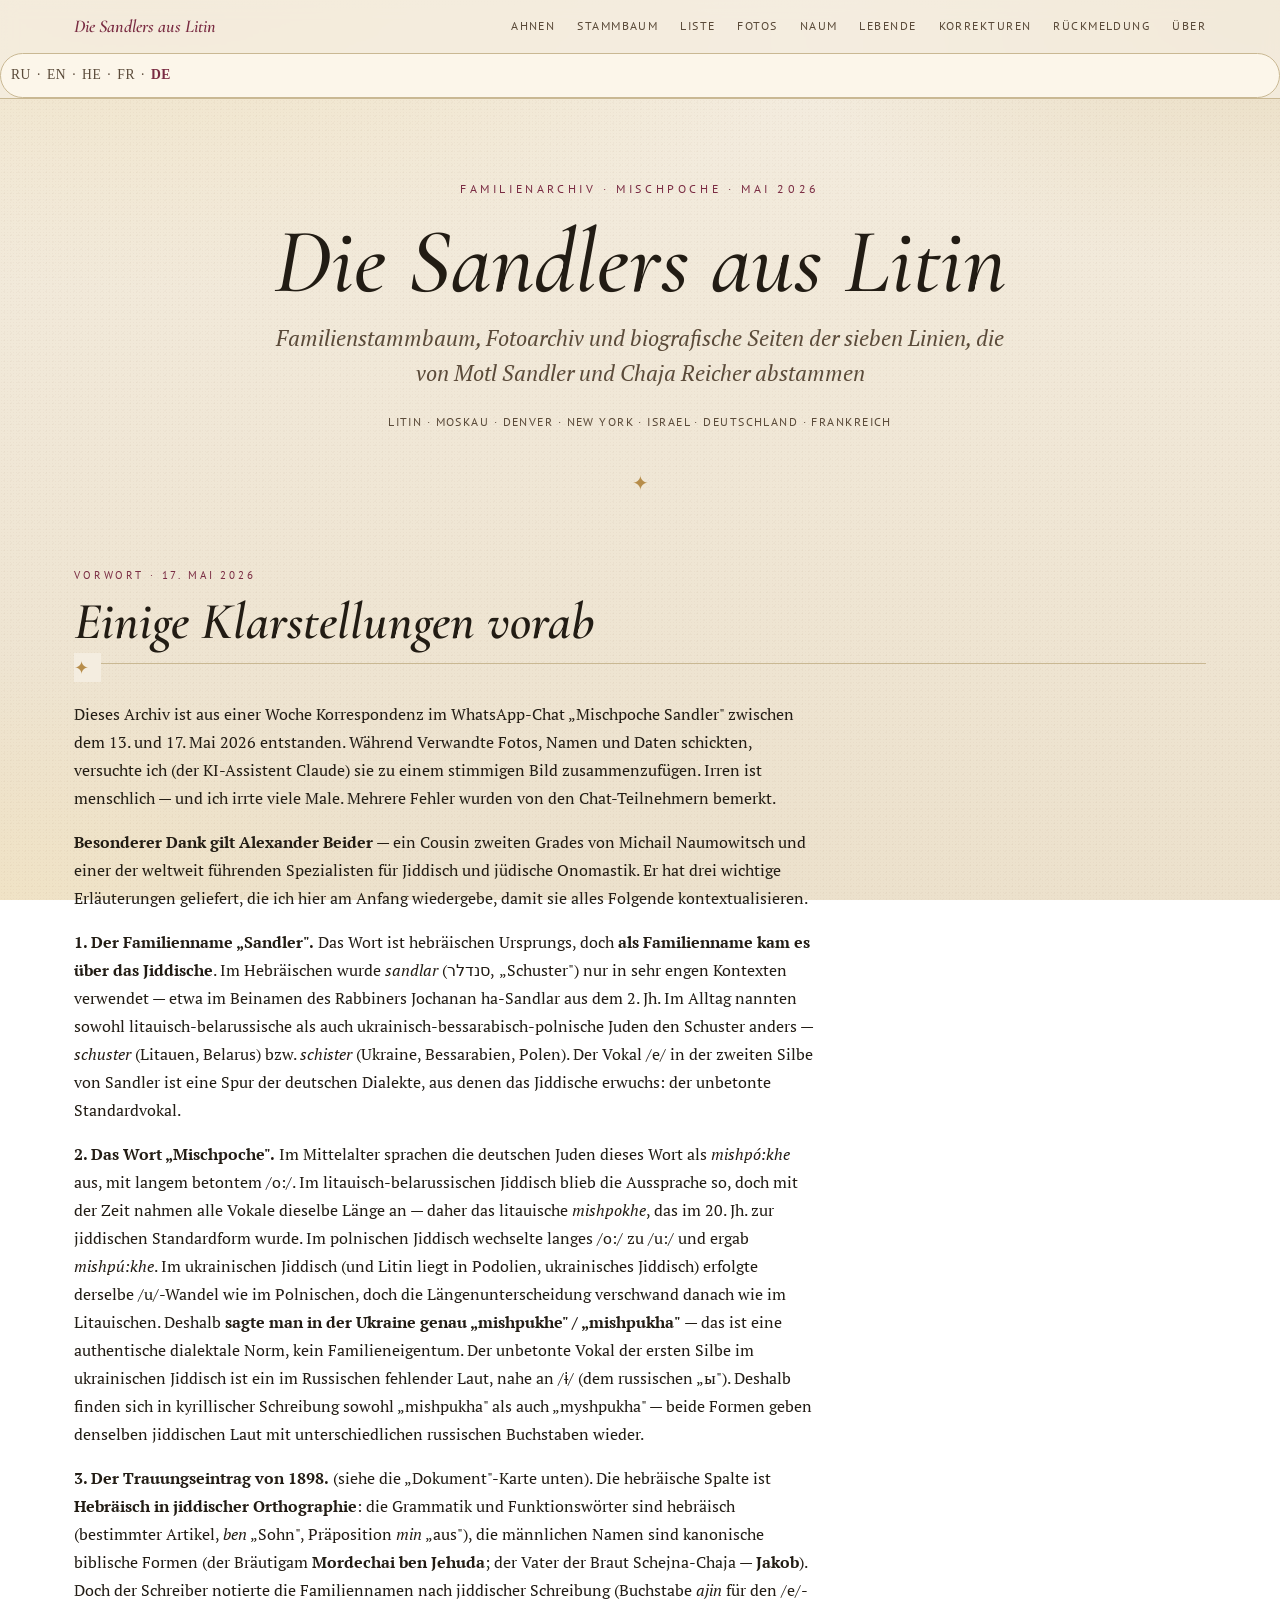
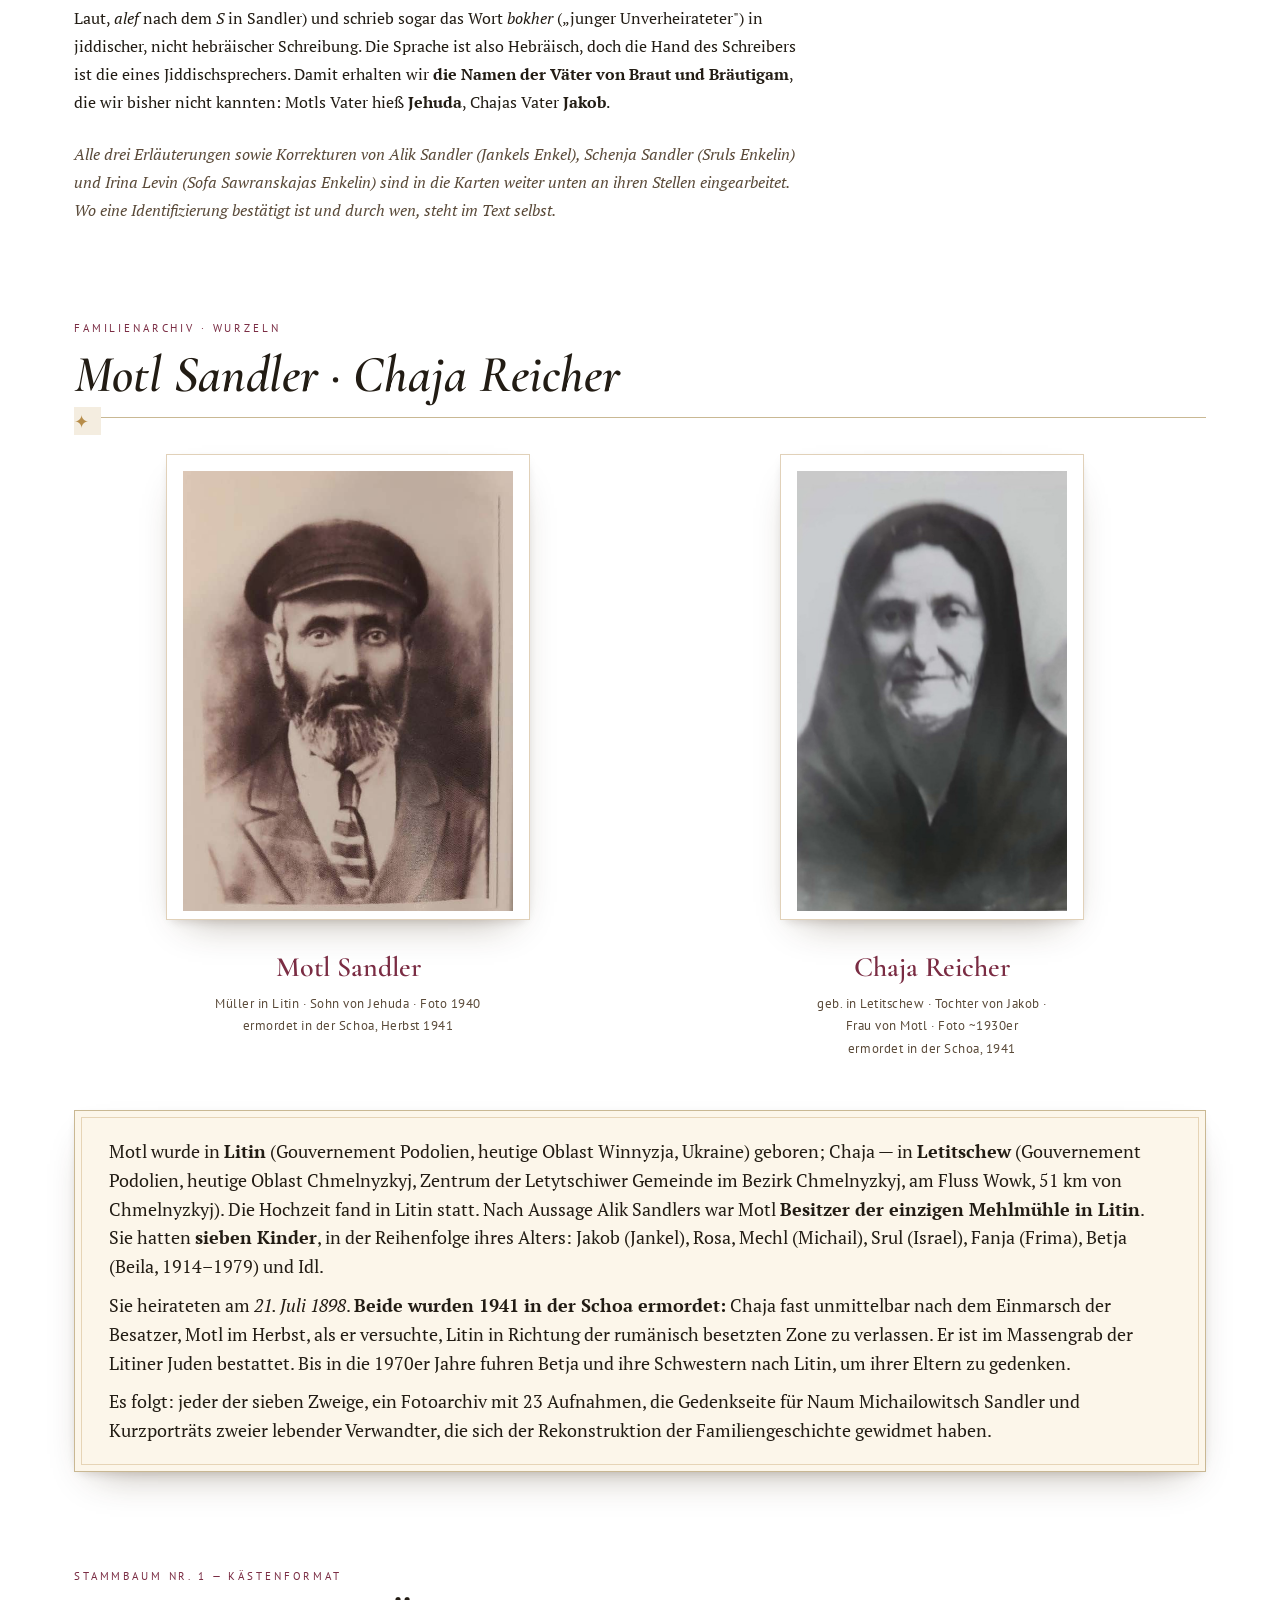
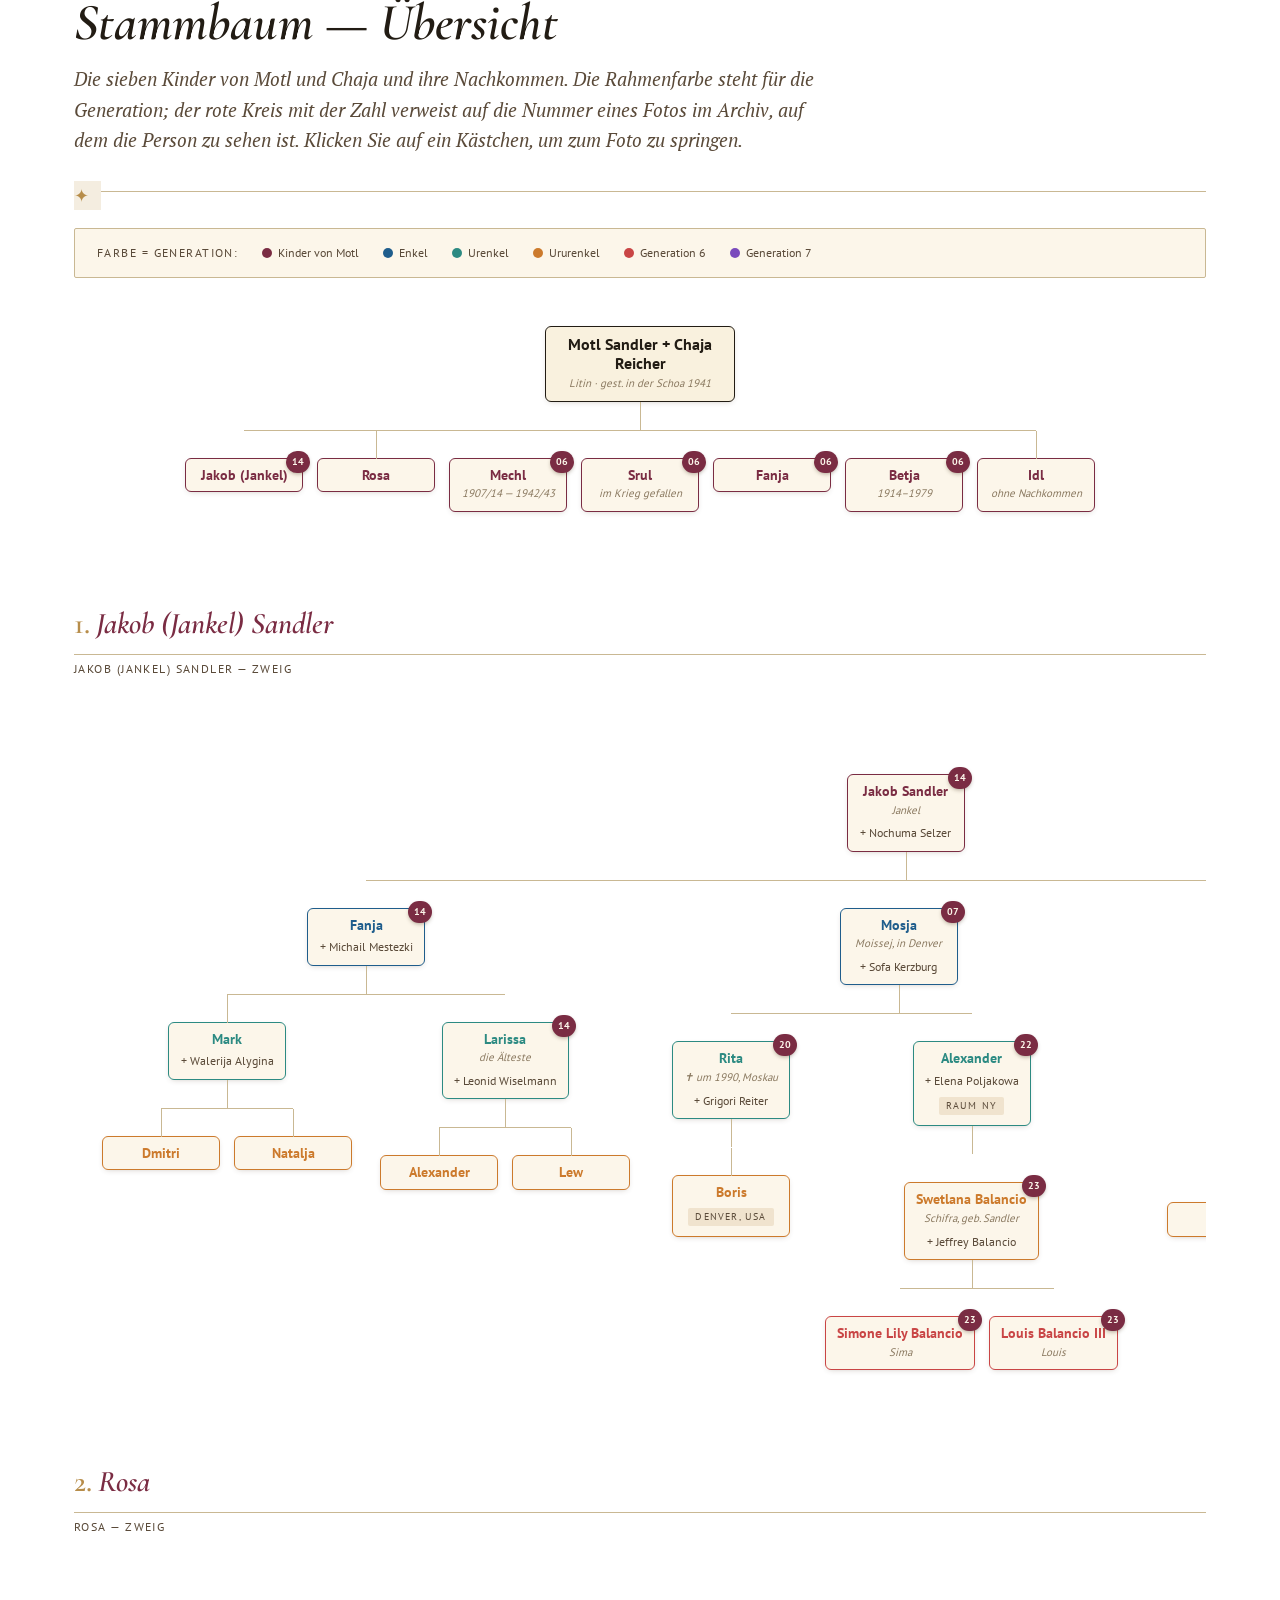
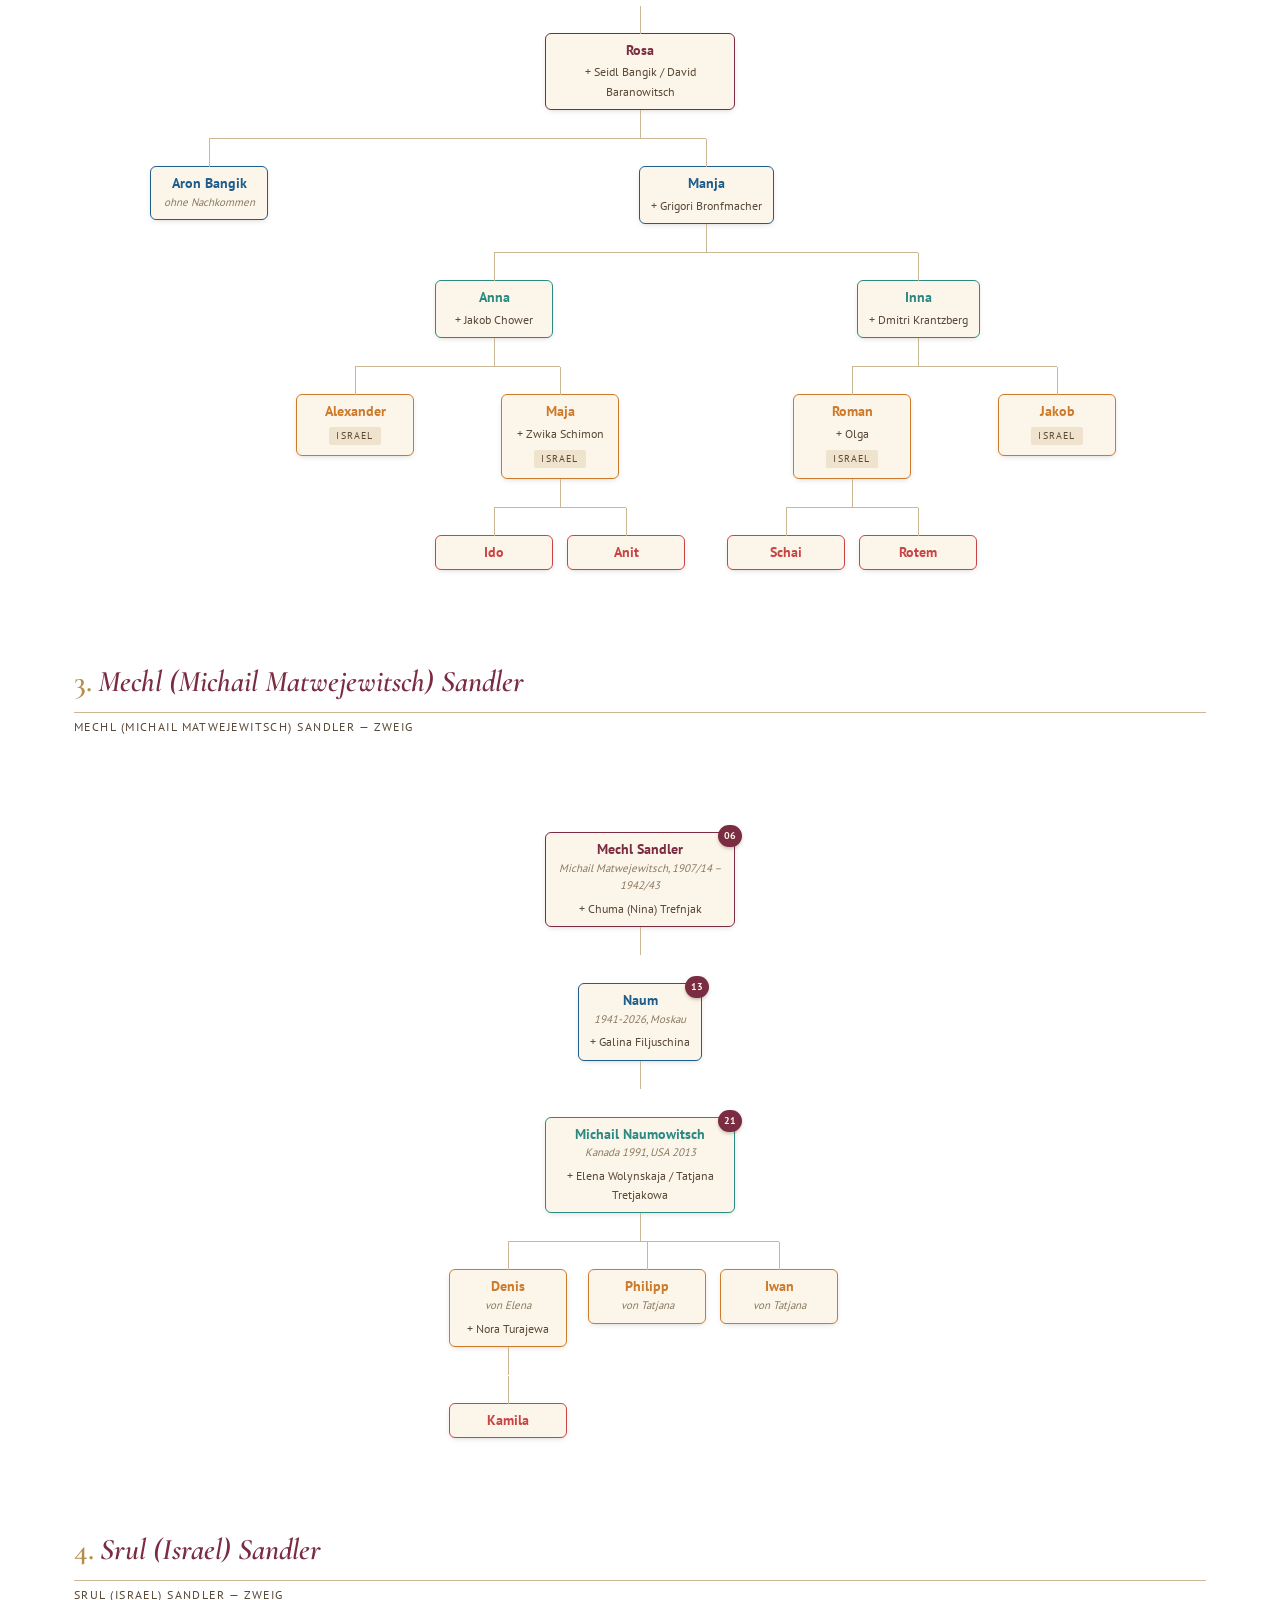
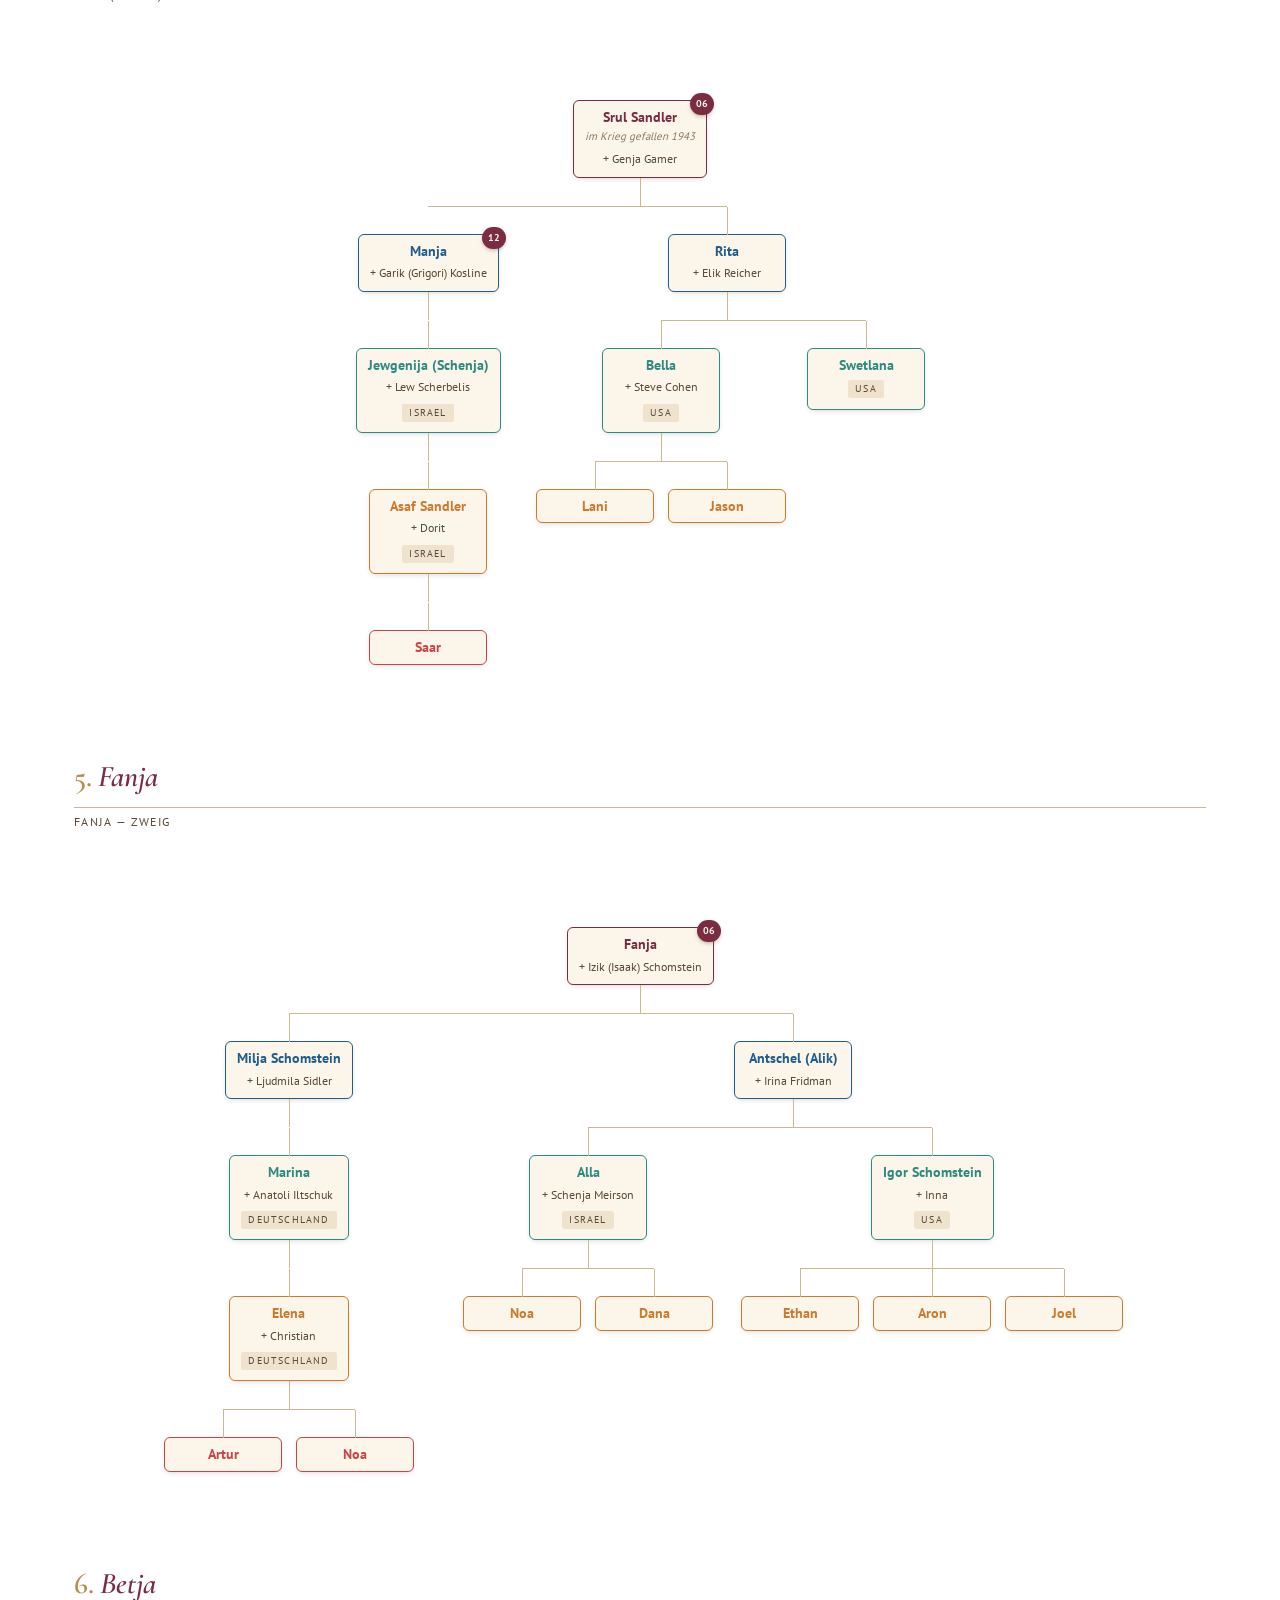
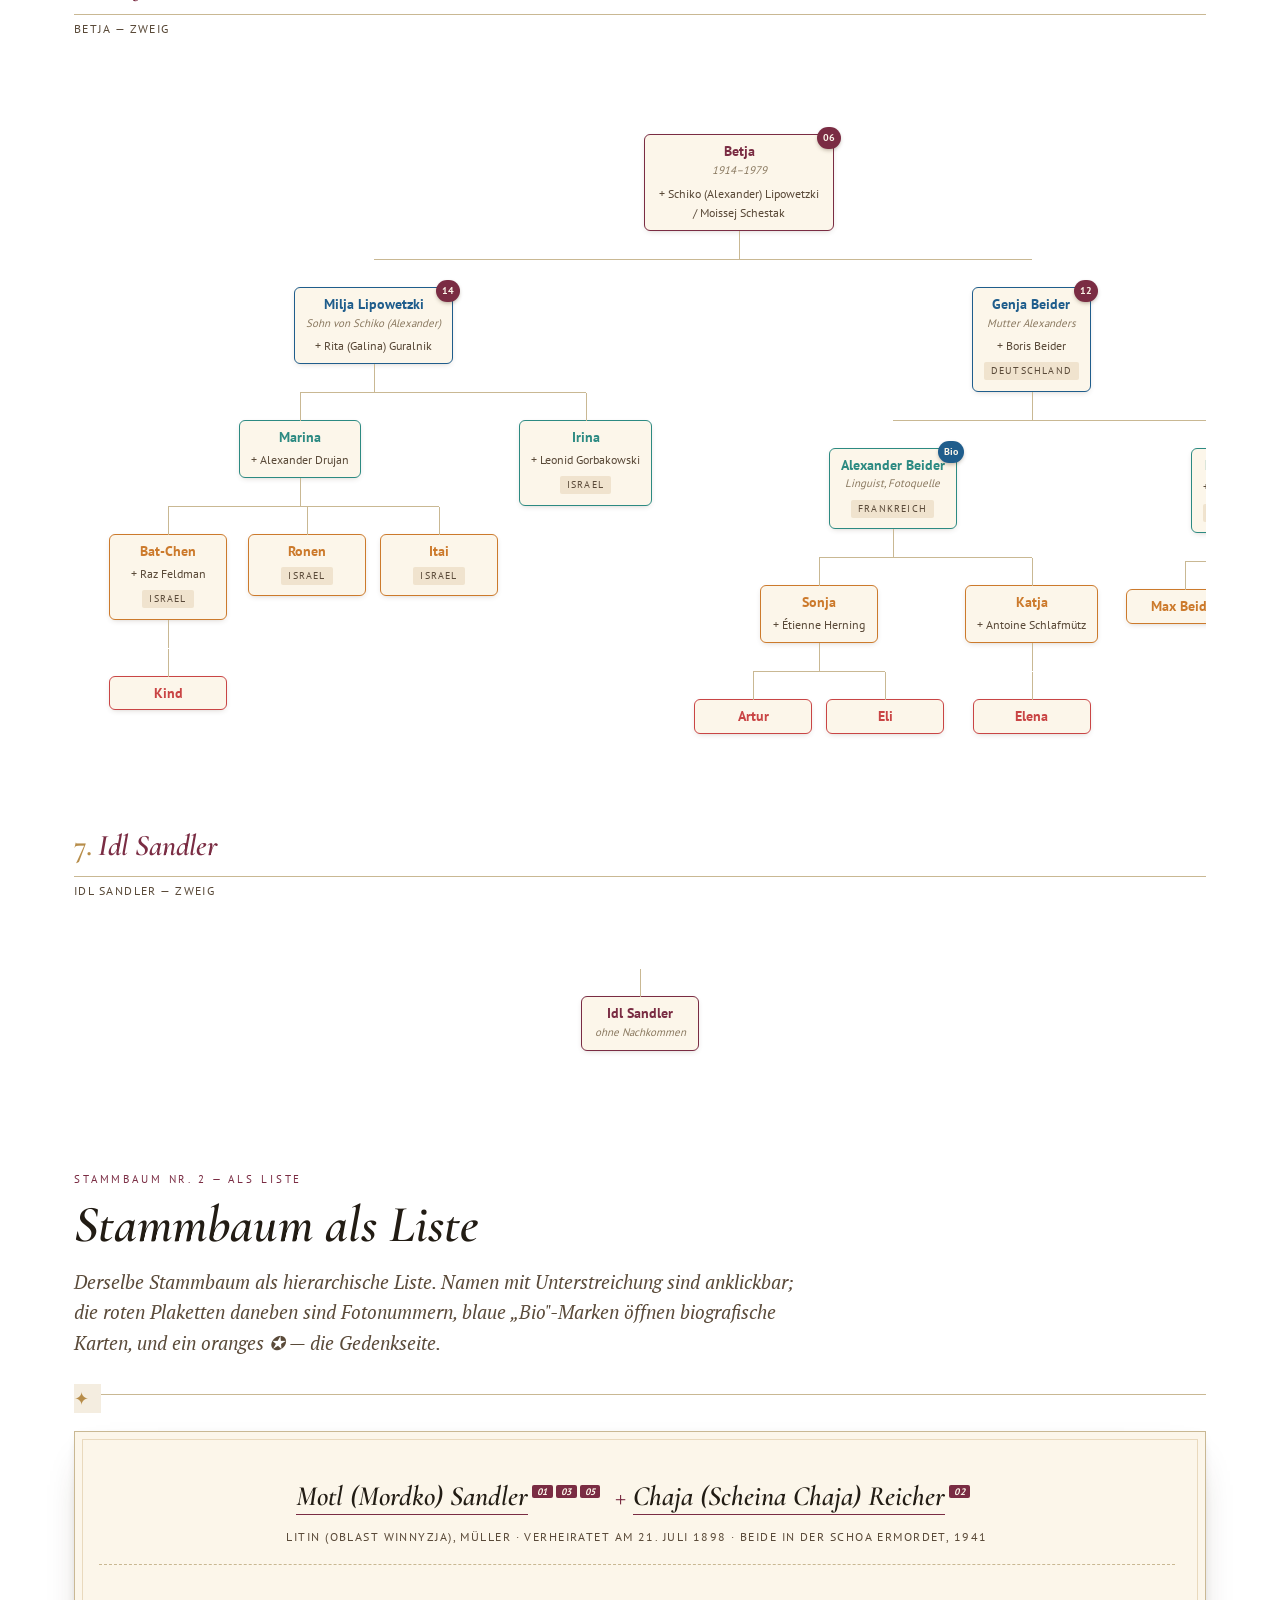
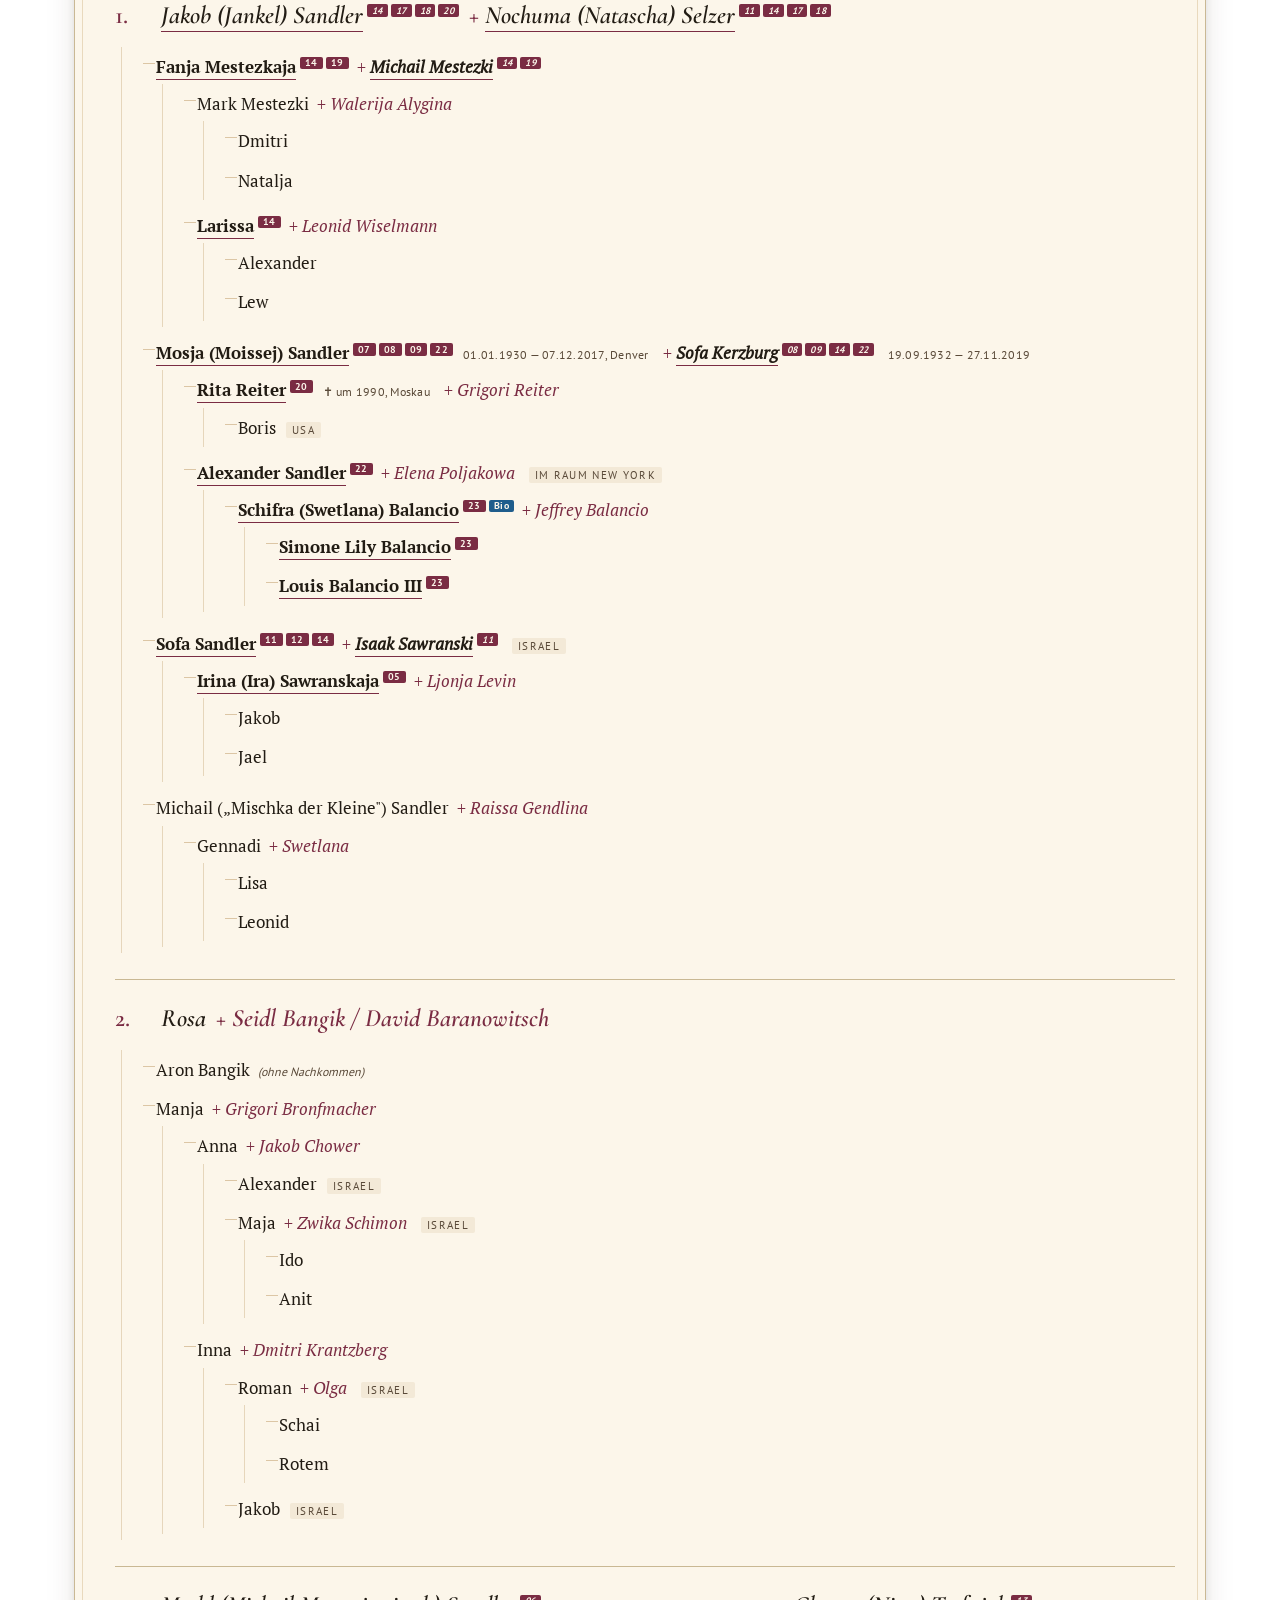
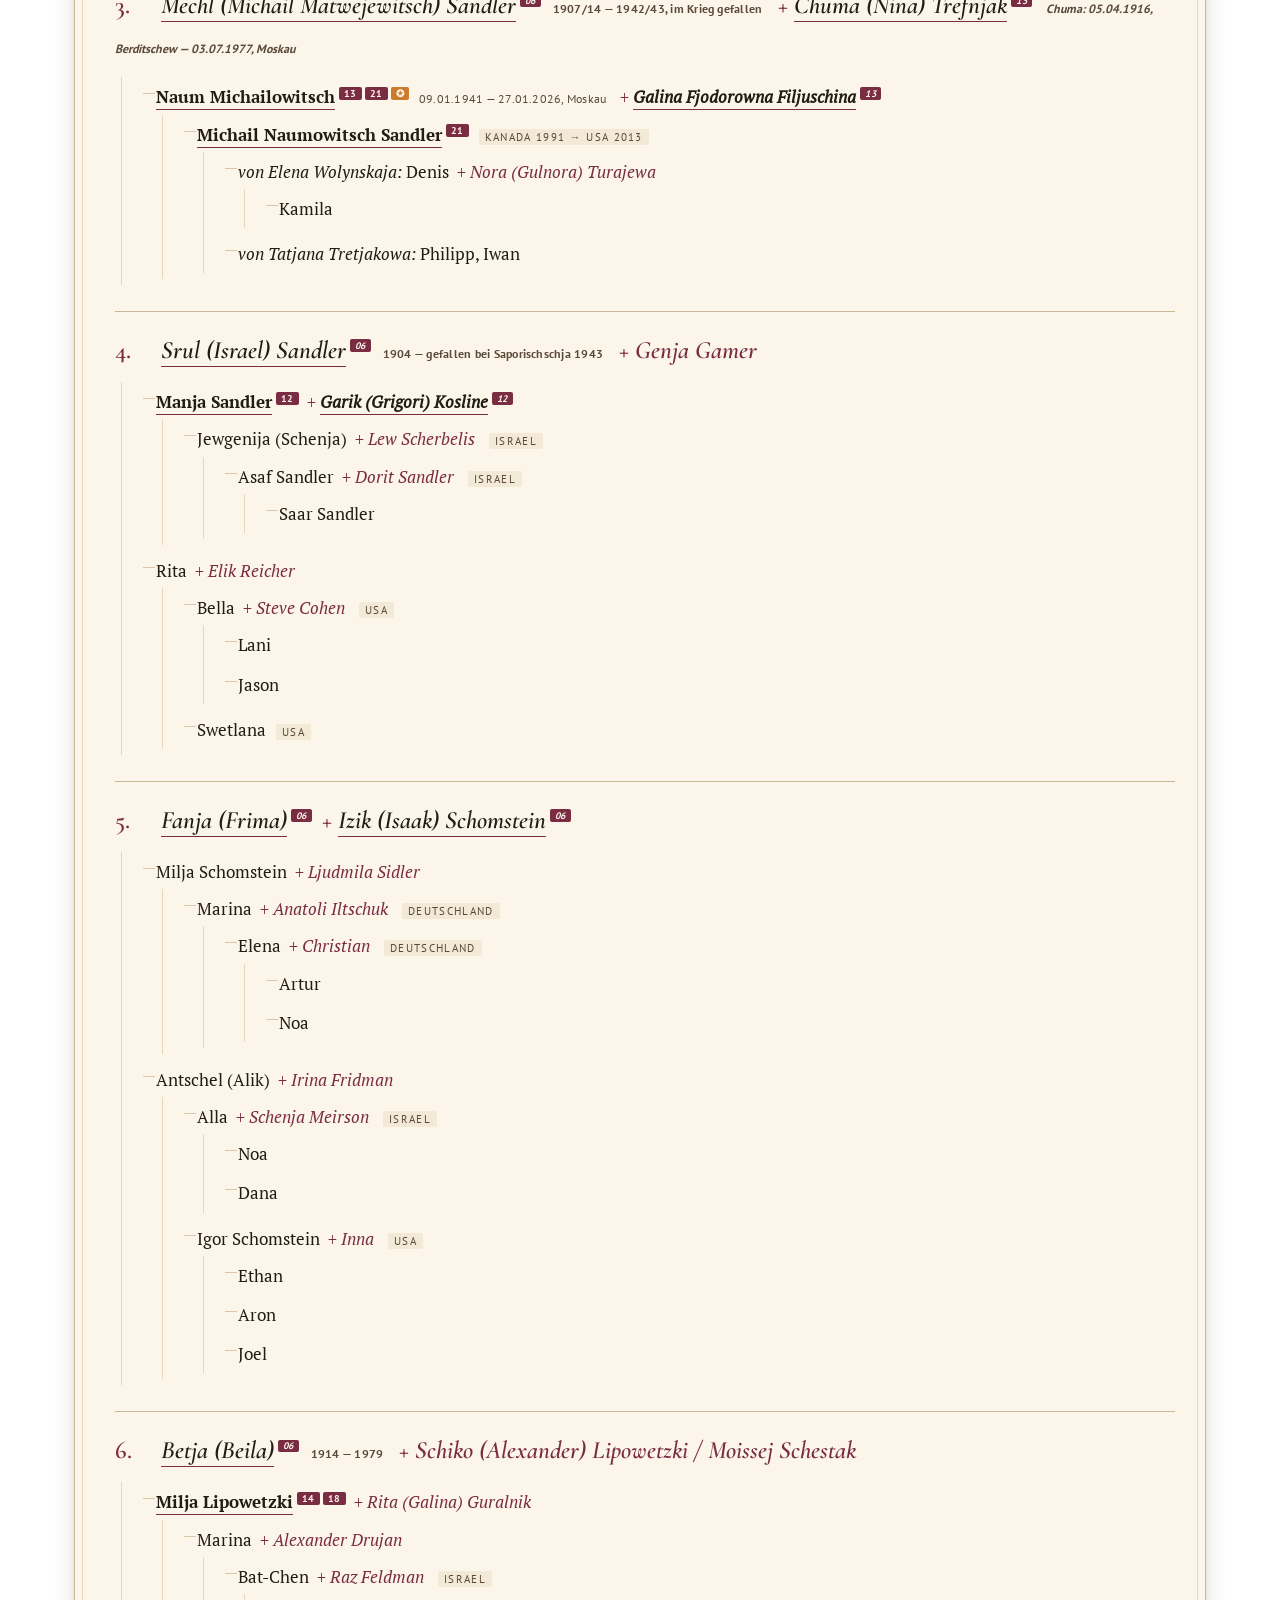
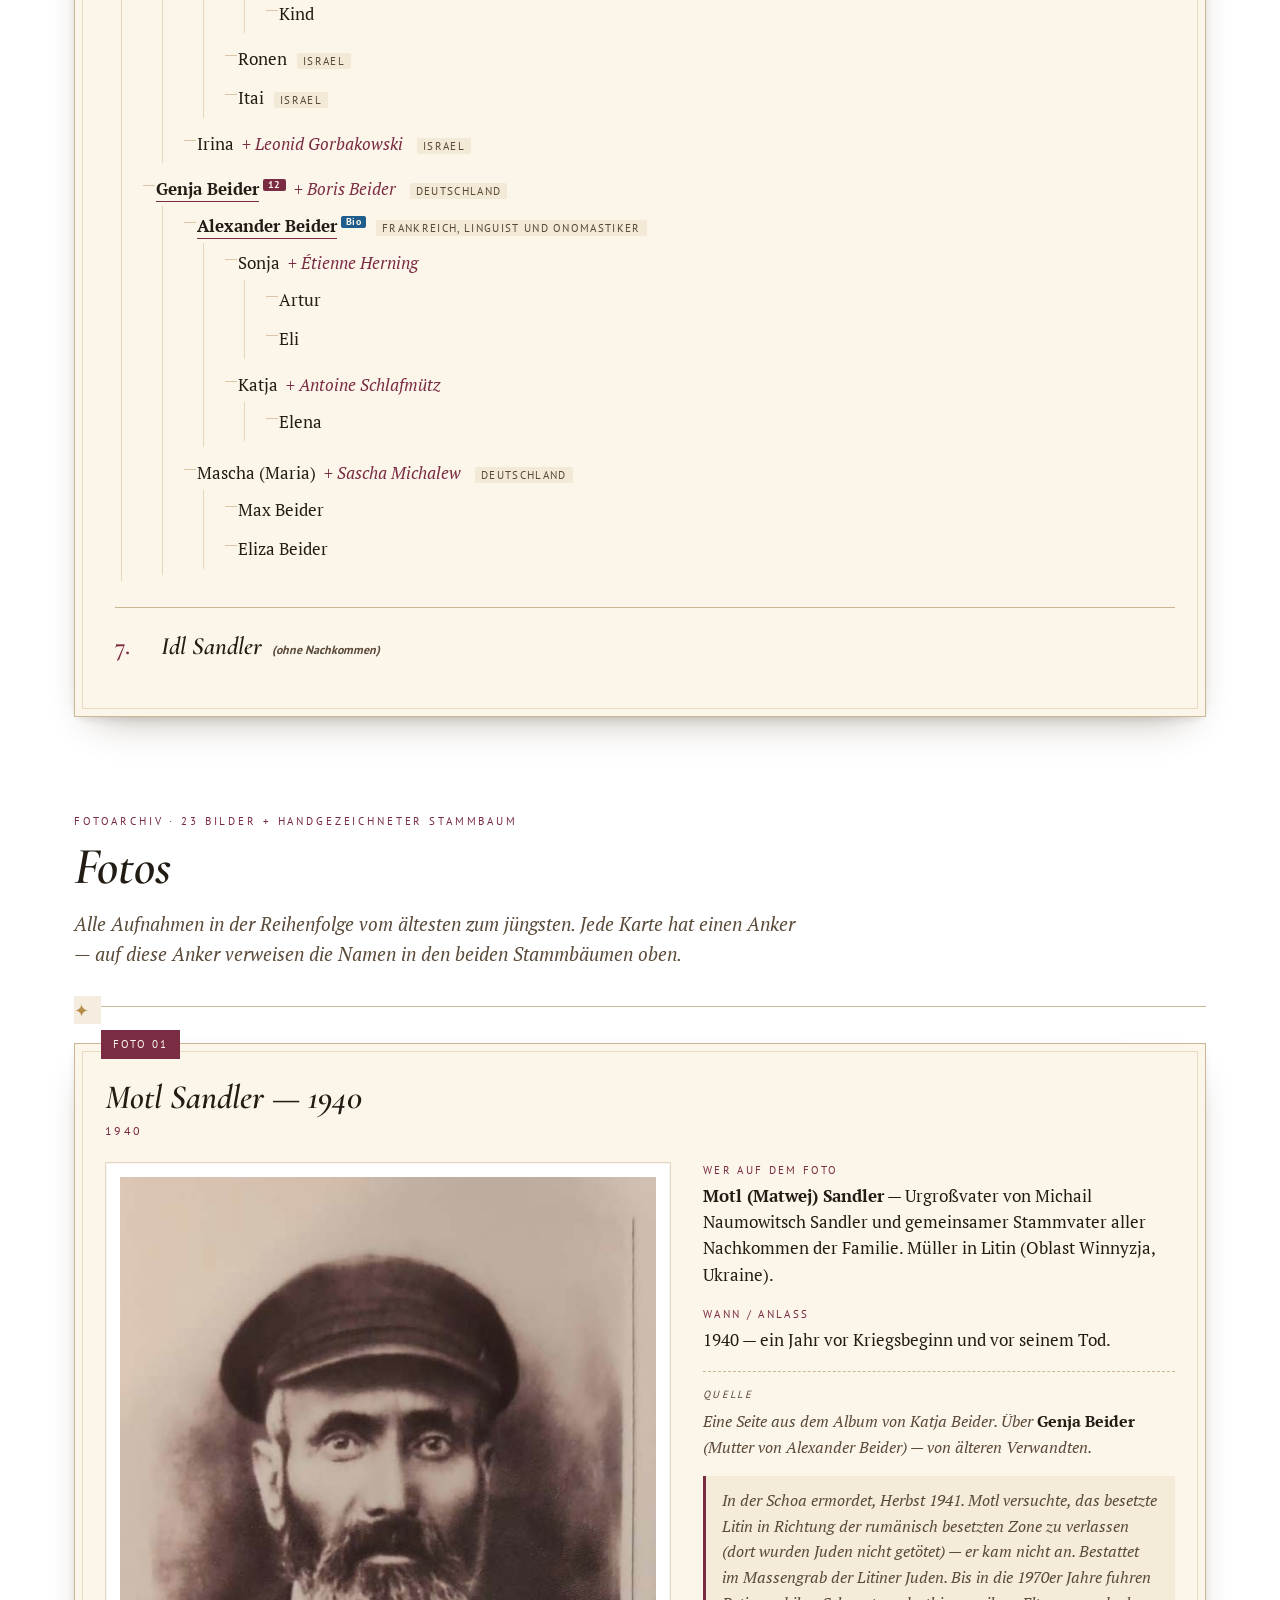
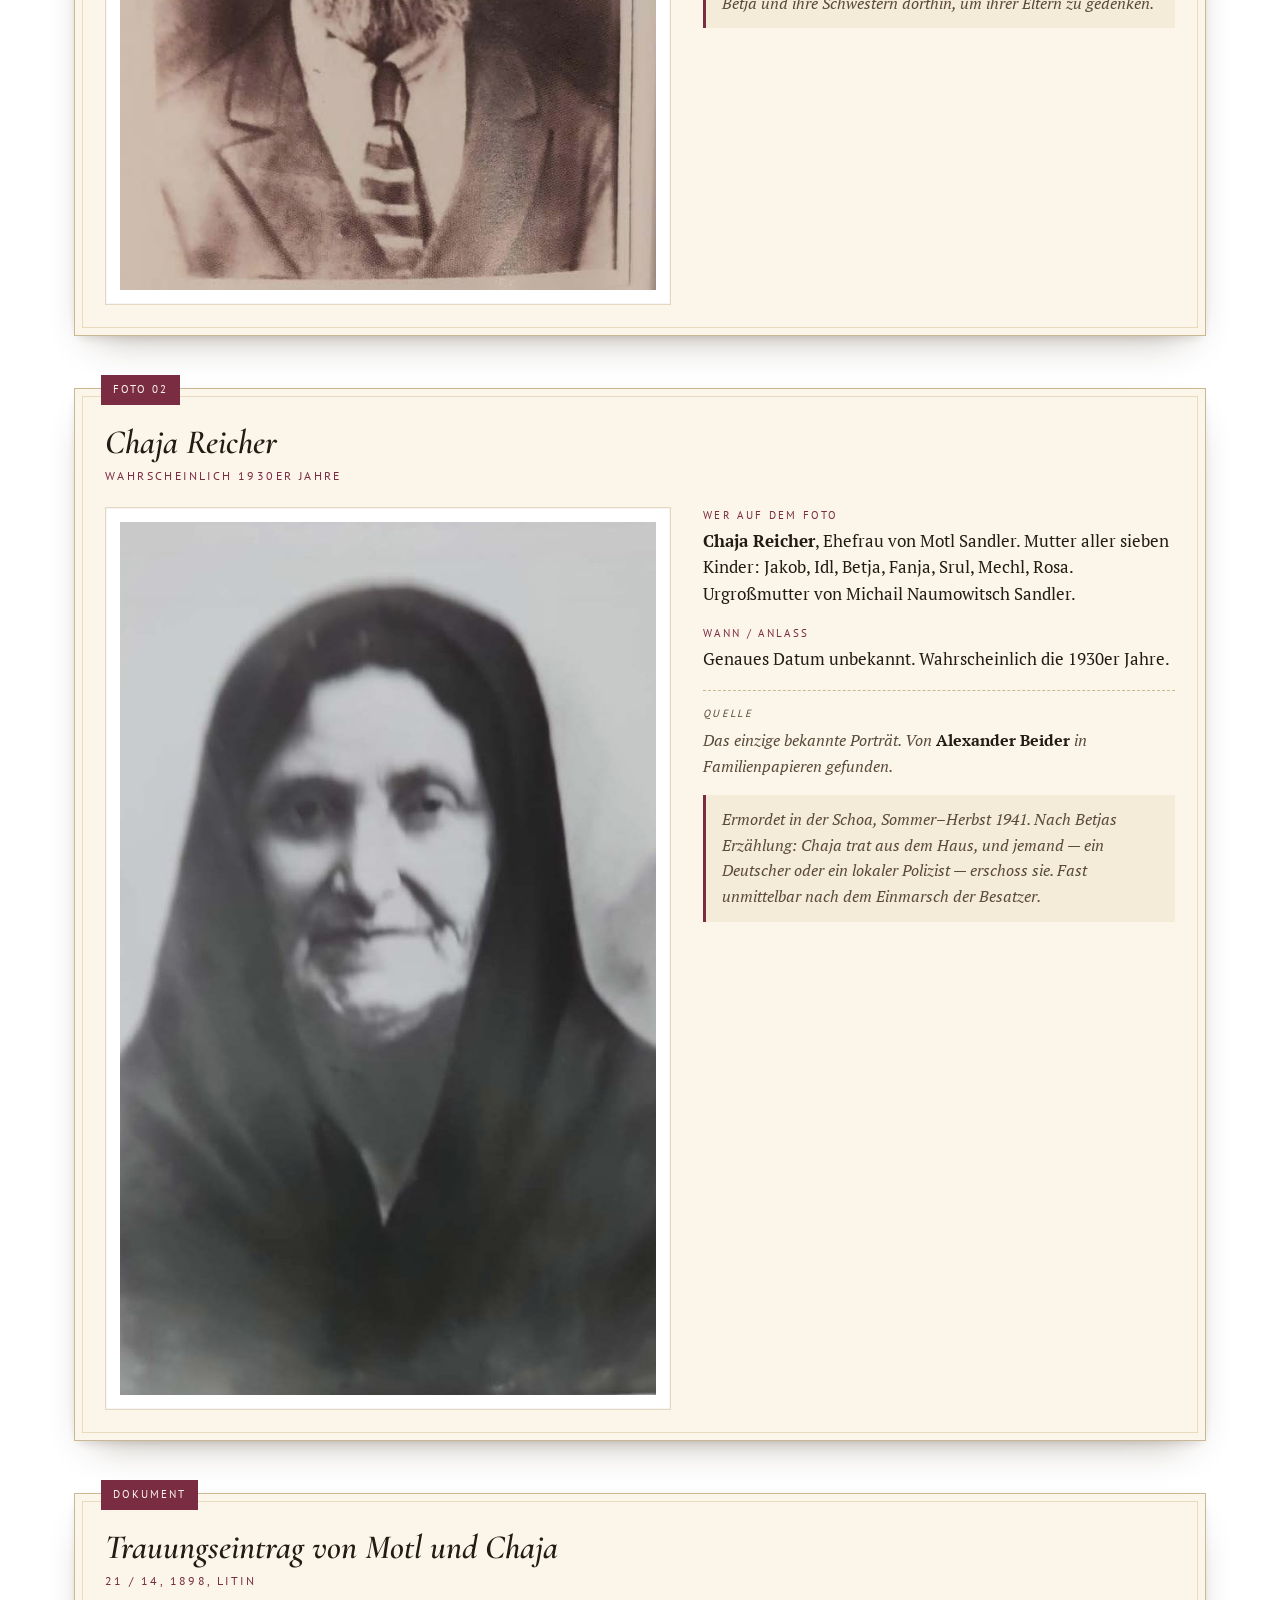
<file: Result/index.de.html>
<!DOCTYPE html>
<html lang="de">
<head>
<meta charset="utf-8">
<meta name="viewport" content="width=device-width, initial-scale=1">
<title>Die Sandlers aus Litin — Familienarchiv</title>
<link rel="stylesheet" href="fonts.css">
<style>
  :root {
    --bg:        #f4ede0;
    --bg-soft:   #ece1cc;
    --paper:     #fcf6ea;
    --paper-2:   #f9f1de;
    --ink:       #221c14;
    --ink-soft:  #5a4a39;
    --ink-mute:  #8a7960;
    --accent:    #7a2c43;
    --accent-2:  #7a3b1f;
    --rule:      #c9b893;
    --gold:      #b78d4a;
    --shadow:    0 18px 40px -22px rgba(60,40,15,.45),
                 0 4px 12px -6px rgba(60,40,15,.25);
    --gen-2: #7a2c43;
    --gen-3: #1f5d8c;
    --gen-4: #2c8a82;
    --gen-5: #cc7a2c;
    --gen-6: #c94545;
    --gen-7: #7a4abc;
  }

  * { box-sizing: border-box; }
  html, body { margin: 0; padding: 0; }

  body {
    background:
      radial-gradient(1200px 600px at 12% -8%,  #efe2c4 0%, transparent 60%),
      radial-gradient(900px 500px  at 100% 0%,  #e9dcc0 0%, transparent 55%),
      radial-gradient(700px 400px  at 0% 100%,  #f0e3c6 0%, transparent 60%),
      linear-gradient(180deg, var(--bg) 0%, var(--bg-soft) 100%);
    color: var(--ink);
    font-family: "PT Serif", "Times New Roman", serif;
    font-size: 17px;
    line-height: 1.6;
    min-height: 100vh;
    background-attachment: fixed;
  }
  body::before {
    content: "";
    position: fixed; inset: 0;
    background-image:
      radial-gradient(rgba(120,80,30,.07) 1px, transparent 1px),
      radial-gradient(rgba(120,80,30,.05) 1px, transparent 1px);
    background-size: 3px 3px, 7px 7px;
    background-position: 0 0, 1px 1px;
    pointer-events: none;
    z-index: 0;
    mix-blend-mode: multiply;
    opacity: .55;
  }

  nav.top {
    position: sticky; top: 0; z-index: 50;
    backdrop-filter: blur(8px);
    background: rgba(244,237,224,.82);
    border-bottom: 1px solid var(--rule);
    font-family: "PT Sans", system-ui, sans-serif;
    font-size: 12px;
    letter-spacing: .12em;
    text-transform: uppercase;
  }
  nav.top .nav-inner {
    max-width: 1180px; margin: 0 auto;
    padding: 12px 24px;
    display: flex; gap: 4px 22px; flex-wrap: wrap;
    align-items: center;
  }
  nav.top .brand {
    font-family: "Cormorant Garamond", serif;
    font-style: italic; font-weight: 600;
    font-size: 18px;
    text-transform: none;
    letter-spacing: 0;
    color: var(--accent);
    margin-right: auto;
  }
  nav.top a {
    color: var(--ink-soft);
    text-decoration: none;
    padding: 4px 0;
    border-bottom: 1px solid transparent;
  }
  nav.top a:hover {
    color: var(--accent);
    border-bottom-color: var(--accent);
  }

  .wrap {
    position: relative; z-index: 1;
    max-width: 1180px;
    margin: 0 auto;
    padding: 24px 24px 96px;
  }

  h1, h2, h3 { margin-top: 0; }

  section.major {
    margin-top: 96px;
    scroll-margin-top: 72px;
  }
  section.major:first-of-type { margin-top: 24px; }

  .section-kicker {
    font-family: "PT Sans", sans-serif;
    text-transform: uppercase;
    letter-spacing: .26em;
    font-size: 11px;
    color: var(--accent);
    margin-bottom: 10px;
  }
  .section-title {
    font-family: "Cormorant Garamond", serif;
    font-weight: 600;
    font-style: italic;
    font-size: clamp(32px, 5vw, 52px);
    line-height: 1.05;
    margin: 0 0 14px;
    color: var(--ink);
  }
  .section-lede {
    font-family: "PT Serif", serif;
    font-size: clamp(17px, 1.8vw, 19px);
    font-style: italic;
    color: var(--ink-soft);
    max-width: 740px;
    margin-bottom: 36px;
  }
  .section-rule {
    height: 1px; background: var(--rule);
    margin: 0 0 36px;
    position: relative;
  }
  .section-rule::after {
    content: "\2726";
    position: absolute; left: 0; top: -10px;
    background: var(--bg); padding: 0 12px 0 0;
    color: var(--gold); font-size: 18px;
  }

  header.hero {
    text-align: center;
    padding: 56px 12px 36px;
    position: relative;
  }
  header.hero .kicker {
    font-family: "PT Sans", sans-serif;
    text-transform: uppercase;
    letter-spacing: .3em;
    font-size: 12px;
    color: var(--accent);
    margin-bottom: 18px;
  }
  header.hero h1 {
    font-family: "Cormorant Garamond", serif;
    font-weight: 500; font-style: italic;
    font-size: clamp(44px, 8vw, 92px);
    line-height: 1.0;
    margin: 0 0 12px;
  }
  header.hero .subtitle {
    font-family: "PT Serif", serif;
    font-style: italic;
    font-size: clamp(18px, 2.3vw, 22px);
    color: var(--ink-soft);
    max-width: 760px; margin: 12px auto 0;
  }
  header.hero .meta-line {
    margin-top: 22px;
    font-family: "PT Sans", sans-serif;
    font-size: 12px; color: var(--ink-soft);
    letter-spacing: .12em; text-transform: uppercase;
  }
  header.hero::after {
    content: "\2726";
    display: block;
    text-align: center;
    color: var(--gold);
    font-size: 20px;
    margin-top: 36px;
  }

  .patriarchs {
    display: grid;
    grid-template-columns: 1fr 1fr;
    gap: 36px;
    margin-bottom: 48px;
  }
  .patriarch-card { text-align: center; }
  .patriarch-photo {
    background: #fff;
    padding: 16px 16px 8px;
    border: 1px solid rgba(180,140,80,.4);
    box-shadow: var(--shadow);
    display: inline-block;
    max-width: 100%;
  }
  .patriarch-photo img {
    display: block;
    max-width: 100%;
    max-height: 440px;
    width: auto; margin: 0 auto;
    filter: contrast(1.02) saturate(.92);
  }
  .patriarch-name {
    font-family: "Cormorant Garamond", serif;
    font-weight: 600;
    font-size: 28px;
    margin: 18px 0 4px;
    color: var(--accent);
  }
  .patriarch-meta {
    font-family: "PT Sans", sans-serif;
    font-size: 13px;
    color: var(--ink-soft);
    letter-spacing: .04em;
  }
  .patriarch-meta div { margin: 2px 0; }
  .patriarchs-intro {
    background: var(--paper);
    border: 1px solid var(--rule);
    box-shadow: var(--shadow);
    padding: 26px 34px;
    margin-bottom: 64px;
    position: relative;
    font-size: 18px;
  }
  .patriarchs-intro::before {
    content: "";
    position: absolute; inset: 6px;
    border: 1px solid rgba(183,141,74,.32);
    pointer-events: none;
  }
  .patriarchs-intro p { margin: 0 0 10px; }
  .patriarchs-intro p:last-child { margin-bottom: 0; }

  /* visual tree */
  .tree-legend {
    display: flex; flex-wrap: wrap; gap: 8px 24px;
    margin: 0 0 32px;
    padding: 14px 22px;
    background: var(--paper);
    border: 1px solid var(--rule);
    border-radius: 2px;
    font-family: "PT Sans", sans-serif;
    font-size: 12px;
    color: var(--ink-soft);
    align-items: center;
  }
  .tree-legend .lbl { letter-spacing: .12em; text-transform: uppercase; }
  .tree-legend .dot {
    display: inline-block; width: 10px; height: 10px;
    border-radius: 50%; margin-right: 6px;
    vertical-align: middle;
  }
  .tree-legend .item { display: flex; align-items: center; }

  .ctree, .ctree ul {
    list-style: none;
    margin: 0; padding: 0;
    position: relative;
  }
  .ctree {
    overflow-x: auto;
    overflow-y: visible;
    padding: 16px 0 24px;
    -webkit-overflow-scrolling: touch;
    /* Make horizontal scroll visible on wide trees so users know they can scroll */
    scrollbar-color: var(--gen-3) var(--paper);
    scrollbar-width: thin;
  }
  .ctree::-webkit-scrollbar { height: 10px; }
  .ctree::-webkit-scrollbar-track { background: var(--paper); border-radius: 5px; }
  .ctree::-webkit-scrollbar-thumb { background: var(--gen-3); border-radius: 5px; }
  .ctree::-webkit-scrollbar-thumb:hover { background: var(--gen-2); }
  .ctree ul {
    display: flex;
    justify-content: center;
    padding-top: 28px;
    position: relative;
    /* Let ul size to its content so wide trees scroll instead of overflowing the page */
    width: max-content;
    min-width: 100%;
    margin: 0 auto;
  }
  .ctree ul::before {
    content: "";
    position: absolute;
    top: 0; left: 50%;
    width: 1px; height: 28px;
    background: var(--rule);
  }
  /* outermost ul of a per-branch tree has no parent .tnode above it -
     suppress the dangling line. The overview tree is wrapped in
     .root-wrap so its ul is not a direct child of .ctree. */
  .ctree > ul::before { display: none; }
  .ctree li {
    flex: 0 0 auto;
    padding: 28px 7px 0;
    position: relative;
    text-align: center;
  }
  .ctree li::before,
  .ctree li::after {
    content: "";
    position: absolute;
    top: 0; height: 1px;
    background: var(--rule);
  }
  .ctree li::before {
    right: 50%;
    width: 50%;
  }
  .ctree li::after {
    left: 50%;
    width: 50%;
  }
  .ctree li:only-child::before,
  .ctree li:only-child::after { display: none; }
  .ctree li:first-child::before { background: transparent; }
  .ctree li:last-child::after  { background: transparent; }
  .ctree li > .tnode::before {
    content: "";
    position: absolute;
    top: -28px; left: 50%;
    width: 1px; height: 28px;
    background: var(--rule);
  }
  .ctree li:only-child > .tnode::before { display: block; }
  .ctree > ul > li > .tnode::before { display: none; }
  .ctree .root-wrap {
    display: flex;
    flex-direction: column;
    align-items: center;
  }
  .ctree .root-wrap > .tnode { margin: 0 auto; }

  .tnode {
    display: inline-block;
    position: relative;
    min-width: 118px;
    max-width: 190px;
    padding: 8px 11px;
    border: 1.5px solid var(--gen-2);
    border-radius: 6px;
    background: var(--paper);
    font-family: "PT Sans", sans-serif;
    text-align: center;
    box-shadow: 0 2px 6px -3px rgba(60,40,15,.3);
    transition: transform .15s ease, box-shadow .15s ease;
  }
  .tnode:hover {
    transform: translateY(-1px);
    box-shadow: 0 4px 12px -4px rgba(60,40,15,.4);
  }
  .tnode .nm {
    display: block;
    font-weight: 700;
    font-size: 14px;
    color: var(--gen-2);
    line-height: 1.2;
  }
  .tnode .alt {
    display: block;
    font-size: 11px;
    font-style: italic;
    color: var(--ink-mute);
    margin-top: 2px;
  }
  .tnode .sp {
    display: block;
    font-size: 12px;
    color: var(--ink-soft);
    margin-top: 4px;
  }
  .tnode .pl {
    display: inline-block;
    margin-top: 5px;
    padding: 1px 7px;
    background: rgba(180,140,80,.18);
    font-size: 10px;
    text-transform: uppercase;
    letter-spacing: .12em;
    color: var(--ink-soft);
    border-radius: 2px;
  }
  .tnode.g2 { border-color: var(--gen-2); }
  .tnode.g2 .nm { color: var(--gen-2); }
  .tnode.g3 { border-color: var(--gen-3); }
  .tnode.g3 .nm { color: var(--gen-3); }
  .tnode.g4 { border-color: var(--gen-4); }
  .tnode.g4 .nm { color: var(--gen-4); }
  .tnode.g5 { border-color: var(--gen-5); }
  .tnode.g5 .nm { color: var(--gen-5); }
  .tnode.g6 { border-color: var(--gen-6); }
  .tnode.g6 .nm { color: var(--gen-6); }
  .tnode.g7 { border-color: var(--gen-7); }
  .tnode.g7 .nm { color: var(--gen-7); }
  .tnode.root {
    border-color: var(--ink);
    background: var(--paper-2);
  }
  .tnode.root .nm { color: var(--ink); font-size: 16px; }

  a.tnode-link {
    text-decoration: none;
    display: inline-block;
  }
  a.tnode-link .tnode { cursor: pointer; }
  .tnode .ph-marker {
    position: absolute;
    top: -8px; right: -8px;
    min-width: 22px; height: 22px;
    padding: 0 6px;
    background: var(--accent);
    color: var(--paper);
    border-radius: 11px;
    font-size: 10px;
    font-weight: 700;
    font-family: "PT Sans", sans-serif;
    line-height: 22px;
    text-align: center;
    box-shadow: 0 2px 4px -1px rgba(60,40,15,.4);
  }
  .tnode .ph-marker.mem { background: var(--gen-5); }
  .tnode .ph-marker.bio { background: var(--gen-3); }

  .branch-title {
    font-family: "Cormorant Garamond", serif;
    font-style: italic;
    font-size: 30px;
    font-weight: 600;
    color: var(--accent);
    margin: 64px 0 4px;
    padding-bottom: 6px;
    border-bottom: 1px solid var(--rule);
  }
  .branch-title .num {
    font-style: normal;
    color: var(--gold);
    margin-right: 6px;
  }
  .branch-sub {
    font-family: "PT Sans", sans-serif;
    font-size: 12px;
    color: var(--ink-soft);
    letter-spacing: .12em;
    text-transform: uppercase;
    margin-bottom: 24px;
  }

  /* list tree */
  .ltree-card {
    background: var(--paper);
    border: 1px solid var(--rule);
    padding: 36px 30px 36px 24px;
    box-shadow: var(--shadow);
    position: relative;
  }
  .ltree-card::before {
    content: "";
    position: absolute; inset: 7px;
    border: 1px solid rgba(183,141,74,.28);
    pointer-events: none;
  }
  .ltree .root-couple {
    font-family: "Cormorant Garamond", serif;
    font-size: clamp(22px, 3vw, 28px);
    font-style: italic;
    font-weight: 600;
    text-align: center;
    padding: 6px 0 18px;
    border-bottom: 1px dashed var(--rule);
    margin-bottom: 20px;
  }
  .ltree .root-couple .m { font-weight: 400; color: var(--accent); padding: 0 4px; }
  .ltree .root-couple .meta {
    display: block;
    font-family: "PT Sans", sans-serif;
    font-size: 12px;
    font-weight: 400;
    font-style: normal;
    text-transform: uppercase;
    letter-spacing: .12em;
    color: var(--ink-soft);
    margin-top: 8px;
  }
  .ltree ul {
    list-style: none;
    margin: 0;
    padding-left: 22px;
    position: relative;
  }
  .ltree > ul { padding-left: 4px; }
  .ltree ul ul {
    margin-top: 4px;
    padding-left: 22px;
    border-left: 1px solid rgba(180,140,80,.30);
    margin-left: 6px;
  }
  .ltree li {
    padding: 6px 0 6px 12px;
    position: relative;
    font-family: "PT Serif", serif;
  }
  .ltree ul ul li::before {
    content: "";
    position: absolute;
    left: -1px; top: 16px;
    width: 12px; height: 1px;
    background: rgba(180,140,80,.45);
  }
  .ltree .branch-head {
    font-family: "Cormorant Garamond", serif;
    font-style: italic;
    font-size: clamp(20px, 2.4vw, 25px);
    font-weight: 600;
    padding: 18px 0 8px;
    border-top: 1px solid var(--rule);
    margin-top: 14px;
  }
  .ltree > ul > li:first-child .branch-head {
    border-top: none; margin-top: 0; padding-top: 4px;
  }
  .ltree > ul > li:first-child .branch-head::before { display: none; }
  .ltree .branch-head .num {
    display: inline-block;
    width: 1.6em;
    color: var(--accent);
    font-style: normal;
  }
  .ltree .m { color: var(--accent); font-style: italic; margin: 0 4px; }
  .ltree .dates {
    font-family: "PT Sans", sans-serif;
    font-size: 12px;
    color: var(--ink-soft);
    margin: 0 6px;
    letter-spacing: .02em;
    font-style: normal;
  }
  .ltree .place {
    font-family: "PT Sans", sans-serif;
    font-size: 11px;
    color: var(--ink-soft);
    text-transform: uppercase;
    letter-spacing: .12em;
    margin-left: 6px;
    background: rgba(183,141,74,.12);
    padding: 1px 6px;
    border-radius: 2px;
  }
  .ltree .meta-inline {
    font-family: "PT Sans", sans-serif;
    font-size: 12px;
    color: var(--ink-soft);
    margin-left: 4px;
    font-style: italic;
  }

  a.linked-name {
    color: var(--ink);
    text-decoration: none;
    border-bottom: 1.5px solid var(--accent);
    padding-bottom: 1px;
    font-weight: 700;
  }
  a.linked-name:hover {
    color: var(--accent);
    background: rgba(122,44,67,.08);
  }
  sup.ref-cluster {
    display: inline-flex;
    gap: 3px;
    margin-left: 4px;
    line-height: 1;
    vertical-align: super;
    font-size: 75%;
  }
  a.ph-ref {
    font-family: "PT Sans", sans-serif;
    font-size: 9.5px;
    font-weight: 700;
    background: var(--accent);
    color: var(--paper);
    padding: 1.5px 5px;
    border-radius: 2px;
    text-decoration: none;
    letter-spacing: .04em;
  }
  a.ph-ref:hover { background: var(--ink); }
  a.ph-ref.bio { background: var(--gen-3); }
  a.ph-ref.mem { background: var(--gen-5); }

  /* album */
  .album-card {
    background: var(--paper);
    border: 1px solid var(--rule);
    box-shadow: var(--shadow);
    padding: 28px 30px 30px;
    margin-bottom: 52px;
    position: relative;
    scroll-margin-top: 72px;
  }
  .album-card::before {
    content: "";
    position: absolute; inset: 7px;
    border: 1px solid rgba(183,141,74,.28);
    pointer-events: none;
  }
  .album-card-num {
    position: absolute;
    top: -14px; left: 26px;
    background: var(--accent);
    color: var(--paper);
    font-family: "PT Sans", sans-serif;
    font-size: 11px;
    letter-spacing: .18em;
    padding: 6px 12px;
    text-transform: uppercase;
  }
  .album-card-title {
    font-family: "Cormorant Garamond", serif;
    font-weight: 600;
    font-style: italic;
    font-size: clamp(26px, 3.2vw, 34px);
    line-height: 1.15;
    margin: 6px 0 4px;
  }
  .album-card-date {
    font-family: "PT Sans", sans-serif;
    font-size: 12px;
    color: var(--accent);
    letter-spacing: .2em;
    text-transform: uppercase;
    margin-bottom: 22px;
  }
  .album-card-body {
    display: grid;
    grid-template-columns: minmax(0, 1.2fr) minmax(0, 1fr);
    gap: 32px;
  }
  .album-card-body.tall .photo-frame img { max-height: 720px; }
  .photo-frame {
    background: #fff;
    padding: 14px;
    border: 1px solid rgba(180,140,80,.35);
    box-shadow: inset 0 0 0 1px rgba(0,0,0,.04);
    text-align: center;
  }
  .photo-frame img {
    max-width: 100%;
    height: auto;
    display: block;
    margin: 0 auto;
    filter: contrast(1.02) saturate(.92);
  }
  .photo-frame.tree img { filter: none; max-height: none; }
  .album-card-fields .field { margin: 0 0 18px; }
  .album-card-fields .field-label {
    font-family: "PT Sans", sans-serif;
    font-size: 10.5px;
    letter-spacing: .22em;
    text-transform: uppercase;
    color: var(--accent);
    margin-bottom: 4px;
    display: block;
  }
  .album-card-fields .field-body { font-size: 17px; line-height: 1.55; }
  .album-card-source {
    margin-top: 18px; padding-top: 14px;
    border-top: 1px dashed var(--rule);
    font-size: 16px; color: var(--ink-soft);
    font-style: italic;
  }
  .album-card-source strong { font-style: normal; color: var(--ink); }
  .album-card-note {
    margin-top: 16px;
    padding: 12px 16px;
    background: rgba(183,141,74,.10);
    border-left: 3px solid var(--accent);
    font-size: 16px;
    font-style: italic;
    color: var(--ink-soft);
  }
  .album-card-note strong { font-style: normal; color: var(--ink); }

  /* memorial */
  .memorial {
    background: var(--paper);
    border: 1px solid var(--rule);
    box-shadow: var(--shadow);
    padding: 48px 44px;
    position: relative;
    text-align: center;
  }
  .memorial::before {
    content: "";
    position: absolute; inset: 8px;
    border: 1px solid rgba(183,141,74,.28);
    pointer-events: none;
  }
  .memorial .kicker {
    font-family: "PT Sans", sans-serif;
    text-transform: uppercase;
    letter-spacing: .32em;
    font-size: 11px;
    color: var(--accent);
    margin-bottom: 14px;
  }
  .memorial h2 {
    font-family: "Cormorant Garamond", serif;
    font-weight: 600;
    font-size: clamp(34px, 4.5vw, 48px);
    margin: 4px 0 6px;
  }
  .memorial .lifespan {
    font-family: "PT Sans", sans-serif;
    font-size: 14px;
    color: var(--ink-soft);
    letter-spacing: .05em;
    margin-bottom: 36px;
  }
  .memorial-body {
    display: grid;
    grid-template-columns: minmax(0, 0.7fr) minmax(0, 1.3fr);
    gap: 40px;
    text-align: left;
    align-items: start;
  }
  .memorial-photo {
    background: #fff;
    padding: 14px 14px 8px;
    border: 1px solid rgba(180,140,80,.35);
  }
  .memorial-photo img {
    max-width: 100%; height: auto; display: block;
    filter: contrast(1.02) saturate(.92);
  }
  .memorial-text p { margin: 0 0 12px; }
  .memorial-text h4 {
    font-family: "Cormorant Garamond", serif;
    font-weight: 600;
    font-style: italic;
    font-size: 22px;
    margin: 18px 0 4px;
    color: var(--accent);
  }
  .memorial-closing {
    margin-top: 28px;
    font-family: "Cormorant Garamond", serif;
    font-style: italic;
    font-size: 22px;
    color: var(--ink-soft);
    text-align: center;
  }

  /* bio */
  .bio-grid {
    display: grid;
    grid-template-columns: 1fr 1fr;
    gap: 36px;
  }
  .bio-card {
    background: var(--paper);
    border: 1px solid var(--rule);
    box-shadow: var(--shadow);
    padding: 28px 30px;
    position: relative;
    scroll-margin-top: 72px;
  }
  .bio-card::before {
    content: "";
    position: absolute; inset: 7px;
    border: 1px solid rgba(183,141,74,.28);
    pointer-events: none;
  }
  .bio-card h3 {
    font-family: "Cormorant Garamond", serif;
    font-style: italic; font-weight: 600;
    font-size: 28px;
    margin: 4px 0 4px;
    color: var(--accent);
  }
  .bio-card .bio-sub {
    font-family: "PT Sans", sans-serif;
    font-size: 12px;
    color: var(--ink-soft);
    letter-spacing: .08em;
    margin-bottom: 18px;
    padding-bottom: 12px;
    border-bottom: 1px dashed var(--rule);
  }
  .bio-card h4 {
    font-family: "PT Sans", sans-serif;
    text-transform: uppercase;
    font-size: 11px;
    letter-spacing: .22em;
    color: var(--accent);
    margin: 14px 0 4px;
  }
  .bio-card p { margin: 0 0 10px; font-size: 16px; line-height: 1.55; }

  /* updates */
  .info-card {
    background: var(--paper);
    border: 1px solid var(--rule);
    box-shadow: var(--shadow);
    padding: 28px 32px;
    position: relative;
  }
  .info-card::before {
    content: "";
    position: absolute; inset: 7px;
    border: 1px solid rgba(183,141,74,.28);
    pointer-events: none;
  }
  .info-card h3 {
    font-family: "Cormorant Garamond", serif;
    font-style: italic; font-weight: 600;
    font-size: 24px;
    margin: 18px 0 6px;
    color: var(--accent);
  }
  .info-card h3:first-of-type { margin-top: 0; }
  .info-card ul {
    list-style: none;
    padding: 0; margin: 0 0 10px;
  }
  .info-card li {
    padding: 6px 0 6px 22px;
    position: relative;
    font-size: 16px;
  }
  .info-card li::before {
    content: "\2726";
    position: absolute; left: 4px; top: 6px;
    color: var(--gold);
    font-size: 11px;
  }

  /* contact */
  .contact-block {
    text-align: left;
    padding: 48px 32px 40px;
    max-width: 760px;
    margin: 0 auto;
  }
  .contact-block > h3 {
    font-family: "Cormorant Garamond", serif;
    font-style: italic;
    font-size: 30px;
    margin: 0 0 22px;
    color: var(--accent);
    text-align: center;
  }
  .contact-block h4 {
    font-family: "PT Sans", sans-serif;
    text-transform: uppercase;
    font-size: 11px;
    letter-spacing: .22em;
    color: var(--accent);
    margin: 28px 0 8px;
  }
  .contact-block p {
    font-family: "PT Serif", serif;
    font-size: 16px;
    line-height: 1.65;
    margin: 0 0 12px;
    color: var(--ink);
  }
  .contact-block .who {
    font-family: "PT Serif", serif;
    font-size: 17px;
    color: var(--ink);
    margin-bottom: 22px;
  }
  .contact-block .lines {
    font-family: "PT Sans", sans-serif;
    font-size: 16px;
    color: var(--ink-soft);
    margin-top: 6px;
  }
  .contact-block .lines a {
    color: var(--accent);
    text-decoration: none;
    border-bottom: 1px solid var(--accent);
  }
  .contact-block .footer-meta {
    margin-top: 36px;
    font-family: "PT Sans", sans-serif;
    font-size: 11px;
    color: var(--ink-mute);
    text-transform: uppercase;
    letter-spacing: .15em;
    text-align: center;
  }

  /* feedback section */
  .feedback-block {
    max-width: 880px;
    margin: 0 auto;
    padding: 0 24px;
  }
  .feedback-grid {
    display: grid;
    grid-template-columns: repeat(2, 1fr);
    gap: 18px;
    margin-top: 28px;
  }
  .feedback-card {
    display: block;
    background: var(--paper);
    border: 1px solid var(--rule);
    border-radius: 6px;
    padding: 22px 22px 20px;
    text-decoration: none;
    color: var(--ink);
    box-shadow: var(--shadow);
    transition: transform .15s ease, box-shadow .15s ease, border-color .15s ease;
  }
  .feedback-card:hover {
    transform: translateY(-2px);
    border-color: var(--gold);
    box-shadow: 0 24px 50px -22px rgba(60,40,15,.55),
                0 6px 16px -6px rgba(60,40,15,.30);
  }
  .feedback-card .feedback-icon {
    font-size: 28px;
    line-height: 1;
    margin-bottom: 10px;
  }
  .feedback-card .feedback-title {
    font-family: "Cormorant Garamond", serif;
    font-style: italic;
    font-weight: 600;
    font-size: 22px;
    color: var(--accent);
    margin-bottom: 6px;
    line-height: 1.15;
  }
  .feedback-card .feedback-desc {
    font-family: "PT Serif", serif;
    font-size: 14.5px;
    line-height: 1.5;
    color: var(--ink-soft);
  }

  /* visits counter */
  .visits-strip {
    max-width: 760px;
    margin: 48px auto 0;
    padding: 18px 24px;
    text-align: center;
    border-top: 1px solid var(--rule);
    font-family: "PT Sans", sans-serif;
    font-size: 13px;
    color: var(--ink-mute);
    letter-spacing: .04em;
  }
  .visits-strip .visits-row {
    display: inline-flex;
    flex-wrap: wrap;
    gap: 8px 22px;
    justify-content: center;
    align-items: baseline;
  }
  .visits-strip .visits-num {
    font-family: "Cormorant Garamond", serif;
    font-style: italic;
    font-size: 22px;
    color: var(--accent);
    font-weight: 600;
    letter-spacing: 0;
  }
  .visits-strip .visits-label {
    text-transform: uppercase;
    letter-spacing: .18em;
    font-size: 10.5px;
    color: var(--ink-mute);
  }

  @media (max-width: 820px) {
    .feedback-grid { grid-template-columns: 1fr; gap: 14px; }
    .visits-strip .visits-row { flex-direction: column; gap: 6px; }
    .patriarchs { grid-template-columns: 1fr; }
    .album-card-body { grid-template-columns: 1fr; }
    .memorial-body { grid-template-columns: 1fr; }
    .bio-grid { grid-template-columns: 1fr; }
    nav.top .nav-inner { padding: 10px 14px; gap: 4px 14px; }
    nav.top .brand { width: 100%; margin-bottom: 4px; }
    .wrap { padding: 16px 16px 60px; }
    body { font-size: 16px; }
  }

  /* === Language switcher === */
  .lang-switcher {
    display: flex;
    gap: 6px;
    align-items: center;
    font-family: 'Crimson Text', Georgia, serif;
    font-size: .85rem;
    letter-spacing: .04em;
    padding: 6px 10px;
    border: 1px solid var(--rule);
    border-radius: 999px;
    background: var(--paper);
    color: var(--ink-soft);
  }
  .lang-switcher a.lang-link {
    color: var(--ink-soft);
    text-decoration: none;
    transition: color .15s;
  }
  .lang-switcher a.lang-link:hover {
    color: var(--accent);
  }
  .lang-switcher .lang-current {
    color: var(--accent);
    font-weight: 700;
  }
  @media (max-width: 768px) {
    .lang-switcher {
      font-size: .78rem;
      padding: 4px 8px;
      gap: 4px;
    }
  }

  /* === RTL overrides (Hebrew) === */
  html[dir="rtl"] body {
    direction: rtl;
    text-align: right;
  }
  html[dir="rtl"] .contact-block,
  html[dir="rtl"] .feedback-card,
  html[dir="rtl"] .album-card-fields,
  html[dir="rtl"] .field,
  html[dir="rtl"] .album-card-source,
  html[dir="rtl"] .album-card-note {
    text-align: right;
  }
  html[dir="rtl"] nav.top {
    flex-direction: row-reverse;
  }
  html[dir="rtl"] .footer-meta,
  html[dir="rtl"] .visits-strip {
    direction: rtl;
  }
  /* English book titles etc. stay LTR inside otherwise-Hebrew text */
  html[dir="rtl"] em,
  html[dir="rtl"] cite {
    direction: ltr;
    unicode-bidi: embed;
    display: inline-block;
  }

  /* Family trees stay LTR even on Hebrew pages: the connector lines
     (:before/:after on first/last-child) are positioned by DOM order,
     and would mis-attach to the wrong end of each row in RTL flex.
     Hebrew text inside .nm/.sp/.alt is bidi-aware and renders correctly. */
  html[dir="rtl"] .ctree,
  html[dir="rtl"] .ctree ul,
  html[dir="rtl"] .ctree li,
  html[dir="rtl"] .ctree .root-wrap {
    direction: ltr;
  }
  html[dir="rtl"] .tnode .nm,
  html[dir="rtl"] .tnode .alt,
  html[dir="rtl"] .tnode .sp,
  html[dir="rtl"] .tnode .pl {
    direction: rtl;
    unicode-bidi: embed;
  }
</style>
</head>
<body>

<nav class="top">
  <div class="nav-inner">
    <span class="brand">Die Sandlers aus Litin</span>
    <a href="#root-couple">Ahnen</a>
    <a href="#visual-tree">Stammbaum</a>
    <a href="#list-tree">Liste</a>
    <a href="#album">Fotos</a>
    <a href="#memorial-naum">Naum</a>
    <a href="#living">Lebende</a>
    <a href="#updates">Korrekturen</a>
    <a href="#feedback">Rückmeldung</a>
    <a href="#contact">Über</a>
  </div>
<div class="lang-switcher" aria-label="Language"><a href="index.html" class="lang-link">RU</a> · <a href="index.en.html" class="lang-link">EN</a> · <a href="index.he.html" class="lang-link">HE</a> · <a href="index.fr.html" class="lang-link">FR</a> · <span class="lang-current">DE</span></div></nav>

<div class="wrap">

<header class="hero">
  <div class="kicker">Familienarchiv · Mischpoche · Mai 2026</div>
  <h1>Die Sandlers aus Litin</h1>
  <div class="subtitle">Familienstammbaum, Fotoarchiv und biografische Seiten der sieben Linien, die von Motl Sandler und Chaja Reicher abstammen</div>
  <div class="meta-line">Litin · Moskau · Denver · New York · Israel · Deutschland · Frankreich</div>
</header>
<section class="major" id="preface" style="margin-top: 32px;">
  <div class="section-kicker">Vorwort · 17. Mai 2026</div>
  <h2 class="section-title">Einige Klarstellungen vorab</h2>
  <div class="section-rule"></div>

  <div style="max-width: 740px; line-height: 1.75; color: var(--ink); font-size: 16px;">
    <p>Dieses Archiv ist aus einer Woche Korrespondenz im WhatsApp-Chat „Mischpoche Sandler" zwischen dem 13. und 17. Mai 2026 entstanden. Während Verwandte Fotos, Namen und Daten schickten, versuchte ich (der KI-Assistent Claude) sie zu einem stimmigen Bild zusammenzufügen. Irren ist menschlich — und ich irrte viele Male. Mehrere Fehler wurden von den Chat-Teilnehmern bemerkt.</p>

    <p><strong>Besonderer Dank gilt Alexander Beider</strong> — ein Cousin zweiten Grades von Michail Naumowitsch und einer der weltweit führenden Spezialisten für Jiddisch und jüdische Onomastik. Er hat drei wichtige Erläuterungen geliefert, die ich hier am Anfang wiedergebe, damit sie alles Folgende kontextualisieren.</p>

    <p><strong>1. Der Familienname „Sandler".</strong> Das Wort ist hebräischen Ursprungs, doch <strong>als Familienname kam es über das Jiddische</strong>. Im Hebräischen wurde <em>sandlar</em> (סנדלר, „Schuster") nur in sehr engen Kontexten verwendet — etwa im Beinamen des Rabbiners Jochanan ha-Sandlar aus dem 2. Jh. Im Alltag nannten sowohl litauisch-belarussische als auch ukrainisch-bessarabisch-polnische Juden den Schuster anders — <em>schuster</em> (Litauen, Belarus) bzw. <em>schister</em> (Ukraine, Bessarabien, Polen). Der Vokal /e/ in der zweiten Silbe von Sandler ist eine Spur der deutschen Dialekte, aus denen das Jiddische erwuchs: der unbetonte Standardvokal.</p>

    <p><strong>2. Das Wort „Mischpoche".</strong> Im Mittelalter sprachen die deutschen Juden dieses Wort als <em>mishpó:khe</em> aus, mit langem betontem /o:/. Im litauisch-belarussischen Jiddisch blieb die Aussprache so, doch mit der Zeit nahmen alle Vokale dieselbe Länge an — daher das litauische <em>mishpokhe</em>, das im 20. Jh. zur jiddischen Standardform wurde. Im polnischen Jiddisch wechselte langes /o:/ zu /u:/ und ergab <em>mishpú:khe</em>. Im ukrainischen Jiddisch (und Litin liegt in Podolien, ukrainisches Jiddisch) erfolgte derselbe /u/-Wandel wie im Polnischen, doch die Längenunterscheidung verschwand danach wie im Litauischen. Deshalb <strong>sagte man in der Ukraine genau „mishpukhe" / „mishpukha"</strong> — das ist eine authentische dialektale Norm, kein Familieneigentum. Der unbetonte Vokal der ersten Silbe im ukrainischen Jiddisch ist ein im Russischen fehlender Laut, nahe an /ɨ/ (dem russischen „ы"). Deshalb finden sich in kyrillischer Schreibung sowohl „mishpukha" als auch „myshpukha" — beide Formen geben denselben jiddischen Laut mit unterschiedlichen russischen Buchstaben wieder.</p>

    <p><strong>3. Der Trauungseintrag von 1898.</strong> (siehe die „Dokument"-Karte unten). Die hebräische Spalte ist <strong>Hebräisch in jiddischer Orthographie</strong>: die Grammatik und Funktionswörter sind hebräisch (bestimmter Artikel, <em>ben</em> „Sohn", Präposition <em>min</em> „aus"), die männlichen Namen sind kanonische biblische Formen (der Bräutigam <strong>Mordechai ben Jehuda</strong>; der Vater der Braut Schejna-Chaja — <strong>Jakob</strong>). Doch der Schreiber notierte die Familiennamen nach jiddischer Schreibung (Buchstabe <em>ajin</em> für den /e/-Laut, <em>alef</em> nach dem <em>S</em> in Sandler) und schrieb sogar das Wort <em>bokher</em> („junger Unverheirateter") in jiddischer, nicht hebräischer Schreibung. Die Sprache ist also Hebräisch, doch die Hand des Schreibers ist die eines Jiddischsprechers. Damit erhalten wir <strong>die Namen der Väter von Braut und Bräutigam</strong>, die wir bisher nicht kannten: Motls Vater hieß <strong>Jehuda</strong>, Chajas Vater <strong>Jakob</strong>.</p>

    <p style="color: var(--ink-soft); font-style: italic; margin-top: 24px;">Alle drei Erläuterungen sowie Korrekturen von Alik Sandler (Jankels Enkel), Schenja Sandler (Sruls Enkelin) und Irina Levin (Sofa Sawranskajas Enkelin) sind in die Karten weiter unten an ihren Stellen eingearbeitet. Wo eine Identifizierung bestätigt ist und durch wen, steht im Text selbst.</p>
  </div>
</section>



<section class="major" id="root-couple">
  <div class="section-kicker">Familienarchiv · Wurzeln</div>
  <h2 class="section-title">Motl Sandler · Chaja Reicher</h2>
  <div class="section-rule"></div>

  <div class="patriarchs">
    <a href="#motl-1940" style="text-decoration:none; color:inherit;">
    <div class="patriarch-card">
      <div class="patriarch-photo"><img src="photos/motl-1940.jpg" alt="Motl Sandler, 1940"></div>
      <div class="patriarch-name">Motl Sandler</div>
      <div class="patriarch-meta">
        <div>Müller in Litin · Sohn von Jehuda · Foto 1940</div>
        <div>ermordet in der Schoa, Herbst 1941</div>
      </div>
    </div>
    </a>
    <a href="#khaya-1930s" style="text-decoration:none; color:inherit;">
    <div class="patriarch-card">
      <div class="patriarch-photo"><img src="photos/khaya-1930s.jpg" alt="Chaja Reicher"></div>
      <div class="patriarch-name">Chaja Reicher</div>
      <div class="patriarch-meta">
        <div>geb. in Letitschew · Tochter von Jakob · </div><div>Frau von Motl · Foto ~1930er</div>
        <div>ermordet in der Schoa, 1941</div>
      </div>
    </div>
    </a>
  </div>

  <div class="patriarchs-intro">
    <p>Motl wurde in <strong>Litin</strong> (Gouvernement Podolien, heutige Oblast Winnyzja, Ukraine) geboren; Chaja — in <strong>Letitschew</strong> (Gouvernement Podolien, heutige Oblast Chmelnyzkyj, Zentrum der Letytschiwer Gemeinde im Bezirk Chmelnyzkyj, am Fluss Wowk, 51 km von Chmelnyzkyj). Die Hochzeit fand in Litin statt. Nach Aussage Alik Sandlers war Motl <strong>Besitzer der einzigen Mehlmühle in Litin</strong>. Sie hatten <strong>sieben Kinder</strong>, in der Reihenfolge ihres Alters: Jakob (Jankel), Rosa, Mechl (Michail), Srul (Israel), Fanja (Frima), Betja (Beila, 1914–1979) und Idl.</p>
    <p>Sie heirateten am <em>21. Juli 1898</em>. <strong>Beide wurden 1941 in der Schoa ermordet:</strong> Chaja fast unmittelbar nach dem Einmarsch der Besatzer, Motl im Herbst, als er versuchte, Litin in Richtung der rumänisch besetzten Zone zu verlassen. Er ist im Massengrab der Litiner Juden bestattet. Bis in die 1970er Jahre fuhren Betja und ihre Schwestern nach Litin, um ihrer Eltern zu gedenken.</p>
    <p>Es folgt: jeder der sieben Zweige, ein Fotoarchiv mit 23 Aufnahmen, die Gedenkseite für Naum Michailowitsch Sandler und Kurzporträts zweier lebender Verwandter, die sich der Rekonstruktion der Familiengeschichte gewidmet haben.</p>
  </div>
</section>

<section class="major" id="visual-tree">
  <div class="section-kicker">Stammbaum Nr. 1 — Kästenformat</div>
  <h2 class="section-title">Stammbaum — Übersicht</h2>
  <div class="section-lede">Die sieben Kinder von Motl und Chaja und ihre Nachkommen. Die Rahmenfarbe steht für die Generation; der rote Kreis mit der Zahl verweist auf die Nummer eines Fotos im Archiv, auf dem die Person zu sehen ist. Klicken Sie auf ein Kästchen, um zum Foto zu springen.</div>
  <div class="section-rule"></div>

  <div class="tree-legend">
    <span class="lbl">Farbe = Generation:</span>
    <span class="item"><span class="dot" style="background:var(--gen-2)"></span>Kinder von Motl</span>
    <span class="item"><span class="dot" style="background:var(--gen-3)"></span>Enkel</span>
    <span class="item"><span class="dot" style="background:var(--gen-4)"></span>Urenkel</span>
    <span class="item"><span class="dot" style="background:var(--gen-5)"></span>Ururenkel</span>
    <span class="item"><span class="dot" style="background:var(--gen-6)"></span>Generation 6</span>
    <span class="item"><span class="dot" style="background:var(--gen-7)"></span>Generation 7</span>
  </div>

  
<div class="ctree">
  <div class="root-wrap">
    <div class="tnode root"><span class="nm">Motl Sandler + Chaja Reicher</span><span class="alt">Litin · gest. in der Schoa 1941</span></div>
    <ul><li><a href="#tamara-edik-wedding" class="tnode-link"><div class="tnode g2"><span class="ph-marker">14</span><span class="nm">Jakob (Jankel)</span></div></a></li><li><div class="tnode g2"><span class="nm">Rosa</span></div></li><li><a href="#betya-mehl-fanya-prewar" class="tnode-link"><div class="tnode g2"><span class="ph-marker">06</span><span class="nm">Mechl</span><span class="alt">1907/14 — 1942/43</span></div></a></li><li><a href="#betya-mehl-fanya-prewar" class="tnode-link"><div class="tnode g2"><span class="ph-marker">06</span><span class="nm">Srul</span><span class="alt">im Krieg gefallen</span></div></a></li><li><a href="#betya-mehl-fanya-prewar" class="tnode-link"><div class="tnode g2"><span class="ph-marker">06</span><span class="nm">Fanja</span></div></a></li><li><a href="#betya-mehl-fanya-prewar" class="tnode-link"><div class="tnode g2"><span class="ph-marker">06</span><span class="nm">Betja</span><span class="alt">1914–1979</span></div></a></li><li><div class="tnode g2"><span class="nm">Idl</span><span class="alt">ohne Nachkommen</span></div></li></ul>
  </div>
</div>


  
<div class="branch-title"><span class="num">1.</span>Jakob (Jankel) Sandler</div>
<div class="branch-sub">Jakob (Jankel) Sandler — Zweig</div>
<div class="ctree">
  <ul><li><a href="#tamara-edik-wedding" class="tnode-link"><div class="tnode g2"><span class="ph-marker">14</span><span class="nm">Jakob Sandler</span><span class="alt">Jankel</span><span class="sp">+ Nochuma Selzer</span></div></a><ul><li><a href="#tamara-edik-wedding" class="tnode-link"><div class="tnode g3"><span class="ph-marker">14</span><span class="nm">Fanja</span><span class="sp">+ Michail Mestezki</span></div></a><ul><li><div class="tnode g4"><span class="nm">Mark</span><span class="sp">+ Walerija Alygina</span></div><ul><li><div class="tnode g5"><span class="nm">Dmitri</span></div></li><li><div class="tnode g5"><span class="nm">Natalja</span></div></li></ul></li><li><a href="#tamara-edik-wedding" class="tnode-link"><div class="tnode g4"><span class="ph-marker">14</span><span class="nm">Larissa</span><span class="alt">die Älteste</span><span class="sp">+ Leonid Wiselmann</span></div></a><ul><li><div class="tnode g5"><span class="nm">Alexander</span></div></li><li><div class="tnode g5"><span class="nm">Lew</span></div></li></ul></li></ul></li><li><a href="#mozya-officer" class="tnode-link"><div class="tnode g3"><span class="ph-marker">07</span><span class="nm">Mosja</span><span class="alt">Moissej, in Denver</span><span class="sp">+ Sofa Kerzburg</span></div></a><ul><li><a href="#yakov-with-rita" class="tnode-link"><div class="tnode g4"><span class="ph-marker">20</span><span class="nm">Rita</span><span class="alt">✝ um 1990, Moskau</span><span class="sp">+ Grigori Reiter</span></div></a><ul><li><div class="tnode g5"><span class="nm">Boris</span><span class="pl">Denver, USA</span></div></li></ul></li><li><a href="#mozya-sofa-grave" class="tnode-link"><div class="tnode g4"><span class="ph-marker">22</span><span class="nm">Alexander</span><span class="sp">+ Elena Poljakowa</span><span class="pl">Raum NY</span></div></a><ul><li><a href="#shifra-with-kids" class="tnode-link"><div class="tnode g5"><span class="ph-marker">23</span><span class="nm">Swetlana Balancio</span><span class="alt">Schifra, geb. Sandler</span><span class="sp">+ Jeffrey Balancio</span></div></a><ul><li><a href="#shifra-with-kids" class="tnode-link"><div class="tnode g6"><span class="ph-marker">23</span><span class="nm">Simone Lily Balancio</span><span class="alt">Sima</span></div></a></li><li><a href="#shifra-with-kids" class="tnode-link"><div class="tnode g6"><span class="ph-marker">23</span><span class="nm">Louis Balancio III</span><span class="alt">Louis</span></div></a></li></ul></li></ul></li></ul></li><li><a href="#sofa-redhead-wedding" class="tnode-link"><div class="tnode g3"><span class="ph-marker">11</span><span class="nm">Sofa</span><span class="alt">in Israel</span><span class="sp">+ Isaak Sawranski</span><span class="pl">Israel</span></div></a><ul><li><a href="#old-family-clean" class="tnode-link"><div class="tnode g4"><span class="ph-marker">05</span><span class="nm">Irina</span><span class="alt">Ira Sawranskaja</span><span class="sp">+ Ljonja Levin</span></div></a><ul><li><div class="tnode g5"><span class="nm">Jakob</span></div></li><li><div class="tnode g5"><span class="nm">Jael</span></div></li></ul></li></ul></li><li><div class="tnode g3"><span class="nm">Michail</span><span class="alt">«Mischka der Kleine»</span><span class="sp">+ Raissa Gendlina</span></div><ul><li><div class="tnode g4"><span class="nm">Gennadi</span><span class="sp">+ Swetlana</span></div><ul><li><div class="tnode g5"><span class="nm">Lisa</span></div></li><li><div class="tnode g5"><span class="nm">Leonid</span></div></li></ul></li></ul></li></ul></li></ul>
</div>


<div class="branch-title"><span class="num">2.</span>Rosa</div>
<div class="branch-sub">Rosa — Zweig</div>
<div class="ctree">
  <ul><li><div class="tnode g2"><span class="nm">Rosa</span><span class="sp">+ Seidl Bangik / David Baranowitsch</span></div><ul><li><div class="tnode g3"><span class="nm">Aron Bangik</span><span class="alt">ohne Nachkommen</span></div></li><li><div class="tnode g3"><span class="nm">Manja</span><span class="sp">+ Grigori Bronfmacher</span></div><ul><li><div class="tnode g4"><span class="nm">Anna</span><span class="sp">+ Jakob Chower</span></div><ul><li><div class="tnode g5"><span class="nm">Alexander</span><span class="pl">Israel</span></div></li><li><div class="tnode g5"><span class="nm">Maja</span><span class="sp">+ Zwika Schimon</span><span class="pl">Israel</span></div><ul><li><div class="tnode g6"><span class="nm">Ido</span></div></li><li><div class="tnode g6"><span class="nm">Anit</span></div></li></ul></li></ul></li><li><div class="tnode g4"><span class="nm">Inna</span><span class="sp">+ Dmitri Krantzberg</span></div><ul><li><div class="tnode g5"><span class="nm">Roman</span><span class="sp">+ Olga</span><span class="pl">Israel</span></div><ul><li><div class="tnode g6"><span class="nm">Schai</span></div></li><li><div class="tnode g6"><span class="nm">Rotem</span></div></li></ul></li><li><div class="tnode g5"><span class="nm">Jakob</span><span class="pl">Israel</span></div></li></ul></li></ul></li></ul></li></ul>
</div>


<div class="branch-title"><span class="num">3.</span>Mechl (Michail Matwejewitsch) Sandler</div>
<div class="branch-sub">Mechl (Michail Matwejewitsch) Sandler — Zweig</div>
<div class="ctree">
  <ul><li><a href="#betya-mehl-fanya-prewar" class="tnode-link"><div class="tnode g2"><span class="ph-marker">06</span><span class="nm">Mechl Sandler</span><span class="alt">Michail Matwejewitsch, 1907/14 – 1942/43</span><span class="sp">+ Chuma (Nina) Trefnjak</span></div></a><ul><li><a href="#naum-galina-wedding" class="tnode-link"><div class="tnode g3"><span class="ph-marker">13</span><span class="nm">Naum</span><span class="alt">1941-2026, Moskau</span><span class="sp">+ Galina Filjuschina</span></div></a><ul><li><a href="#naum-mikhail-ny" class="tnode-link"><div class="tnode g4"><span class="ph-marker">21</span><span class="nm">Michail Naumowitsch</span><span class="alt">Kanada 1991, USA 2013</span><span class="sp">+ Elena Wolynskaja / Tatjana Tretjakowa</span></div></a><ul><li><div class="tnode g5"><span class="nm">Denis</span><span class="alt">von Elena</span><span class="sp">+ Nora Turajewa</span></div><ul><li><div class="tnode g6"><span class="nm">Kamila</span></div></li></ul></li><li><div class="tnode g5"><span class="nm">Philipp</span><span class="alt">von Tatjana</span></div></li><li><div class="tnode g5"><span class="nm">Iwan</span><span class="alt">von Tatjana</span></div></li></ul></li></ul></li></ul></li></ul>
</div>


<div class="branch-title"><span class="num">4.</span>Srul (Israel) Sandler</div>
<div class="branch-sub">Srul (Israel) Sandler — Zweig</div>
<div class="ctree">
  <ul><li><a href="#betya-mehl-fanya-prewar" class="tnode-link"><div class="tnode g2"><span class="ph-marker">06</span><span class="nm">Srul Sandler</span><span class="alt">im Krieg gefallen 1943</span><span class="sp">+ Genja Gamer</span></div></a><ul><li><a href="#manya-garik-wedding" class="tnode-link"><div class="tnode g3"><span class="ph-marker">12</span><span class="nm">Manja</span><span class="sp">+ Garik (Grigori) Kosline</span></div></a><ul><li><div class="tnode g4"><span class="nm">Jewgenija (Schenja)</span><span class="sp">+ Lew Scherbelis</span><span class="pl">Israel</span></div><ul><li><div class="tnode g5"><span class="nm">Asaf Sandler</span><span class="sp">+ Dorit</span><span class="pl">Israel</span></div><ul><li><div class="tnode g6"><span class="nm">Saar</span></div></li></ul></li></ul></li></ul></li><li><div class="tnode g3"><span class="nm">Rita</span><span class="sp">+ Elik Reicher</span></div><ul><li><div class="tnode g4"><span class="nm">Bella</span><span class="sp">+ Steve Cohen</span><span class="pl">USA</span></div><ul><li><div class="tnode g5"><span class="nm">Lani</span></div></li><li><div class="tnode g5"><span class="nm">Jason</span></div></li></ul></li><li><div class="tnode g4"><span class="nm">Swetlana</span><span class="pl">USA</span></div></li></ul></li></ul></li></ul>
</div>


<div class="branch-title"><span class="num">5.</span>Fanja</div>
<div class="branch-sub">Fanja — Zweig</div>
<div class="ctree">
  <ul><li><a href="#betya-mehl-fanya-prewar" class="tnode-link"><div class="tnode g2"><span class="ph-marker">06</span><span class="nm">Fanja</span><span class="sp">+ Izik (Isaak) Schomstein</span></div></a><ul><li><div class="tnode g3"><span class="nm">Milja Schomstein</span><span class="sp">+ Ljudmila Sidler</span></div><ul><li><div class="tnode g4"><span class="nm">Marina</span><span class="sp">+ Anatoli Iltschuk</span><span class="pl">Deutschland</span></div><ul><li><div class="tnode g5"><span class="nm">Elena</span><span class="sp">+ Christian</span><span class="pl">Deutschland</span></div><ul><li><div class="tnode g6"><span class="nm">Artur</span></div></li><li><div class="tnode g6"><span class="nm">Noa</span></div></li></ul></li></ul></li></ul></li><li><div class="tnode g3"><span class="nm">Antschel (Alik)</span><span class="sp">+ Irina Fridman</span></div><ul><li><div class="tnode g4"><span class="nm">Alla</span><span class="sp">+ Schenja Meirson</span><span class="pl">Israel</span></div><ul><li><div class="tnode g5"><span class="nm">Noa</span></div></li><li><div class="tnode g5"><span class="nm">Dana</span></div></li></ul></li><li><div class="tnode g4"><span class="nm">Igor Schomstein</span><span class="sp">+ Inna</span><span class="pl">USA</span></div><ul><li><div class="tnode g5"><span class="nm">Ethan</span></div></li><li><div class="tnode g5"><span class="nm">Aron</span></div></li><li><div class="tnode g5"><span class="nm">Joel</span></div></li></ul></li></ul></li></ul></li></ul>
</div>


<div class="branch-title"><span class="num">6.</span>Betja</div>
<div class="branch-sub">Betja — Zweig</div>
<div class="ctree">
  <ul><li><a href="#betya-mehl-fanya-prewar" class="tnode-link"><div class="tnode g2"><span class="ph-marker">06</span><span class="nm">Betja</span><span class="alt">1914–1979</span><span class="sp">+ Schiko (Alexander) Lipowetzki / Moissej Schestak</span></div></a><ul><li><a href="#tamara-edik-wedding" class="tnode-link"><div class="tnode g3"><span class="ph-marker">14</span><span class="nm">Milja Lipowetzki</span><span class="alt">Sohn von Schiko (Alexander)</span><span class="sp">+ Rita (Galina) Guralnik</span></div></a><ul><li><div class="tnode g4"><span class="nm">Marina</span><span class="sp">+ Alexander Drujan</span></div><ul><li><div class="tnode g5"><span class="nm">Bat-Chen</span><span class="sp">+ Raz Feldman</span><span class="pl">Israel</span></div><ul><li><div class="tnode g6"><span class="nm">Kind</span></div></li></ul></li><li><div class="tnode g5"><span class="nm">Ronen</span><span class="pl">Israel</span></div></li><li><div class="tnode g5"><span class="nm">Itai</span><span class="pl">Israel</span></div></li></ul></li><li><div class="tnode g4"><span class="nm">Irina</span><span class="sp">+ Leonid Gorbakowski</span><span class="pl">Israel</span></div></li></ul></li><li><a href="#manya-garik-wedding" class="tnode-link"><div class="tnode g3"><span class="ph-marker">12</span><span class="nm">Genja Beider</span><span class="alt">Mutter Alexanders</span><span class="sp">+ Boris Beider</span><span class="pl">Deutschland</span></div></a><ul><li><a href="#bio-aleksandr-beider" class="tnode-link"><div class="tnode g4"><span class="ph-marker bio">Bio</span><span class="nm">Alexander Beider</span><span class="alt">Linguist, Fotoquelle</span><span class="pl">Frankreich</span></div></a><ul><li><div class="tnode g5"><span class="nm">Sonja</span><span class="sp">+ Étienne Herning</span></div><ul><li><div class="tnode g6"><span class="nm">Artur</span></div></li><li><div class="tnode g6"><span class="nm">Eli</span></div></li></ul></li><li><div class="tnode g5"><span class="nm">Katja</span><span class="sp">+ Antoine Schlafmütz</span></div><ul><li><div class="tnode g6"><span class="nm">Elena</span></div></li></ul></li></ul></li><li><div class="tnode g4"><span class="nm">Mascha (Maria)</span><span class="sp">+ Sascha Michalew</span><span class="pl">Deutschland</span></div><ul><li><div class="tnode g5"><span class="nm">Max Beider</span></div></li><li><div class="tnode g5"><span class="nm">Eliza Beider</span></div></li></ul></li></ul></li></ul></li></ul>
</div>


<div class="branch-title"><span class="num">7.</span>Idl Sandler</div>
<div class="branch-sub">Idl Sandler — Zweig</div>
<div class="ctree">
  <ul><li><div class="tnode g2"><span class="nm">Idl Sandler</span><span class="alt">ohne Nachkommen</span></div></li></ul>
</div>


</section>

<section class="major" id="list-tree">
  <div class="section-kicker">Stammbaum Nr. 2 — als Liste</div>
  <h2 class="section-title">Stammbaum als Liste</h2>
  <div class="section-lede">Derselbe Stammbaum als hierarchische Liste. Namen mit <em>Unterstreichung</em> sind anklickbar; die roten Plaketten daneben sind Fotonummern, blaue „Bio"-Marken öffnen biografische Karten, und ein oranges &#10026; — die Gedenkseite.</div>
  <div class="section-rule"></div>

<div class="ltree-card">
<div class="ltree">

  <div class="root-couple">
    <a href="#motl-1940" class="linked-name">Motl (Mordko) Sandler</a><sup class="ref-cluster"><a href="#motl-1940" class="ph-ref" title="Foto 1">01</a><a href="#old-family-damaged" class="ph-ref" title="Foto 3">03</a><a href="#old-family-clean" class="ph-ref" title="Foto 5">05</a></sup> <span class="m">+ <a href="#khaya-1930s" class="linked-name">Chaja (Scheina Chaja) Reicher</a><sup class="ref-cluster"><a href="#khaya-1930s" class="ph-ref" title="Foto 2">02</a></sup></span>
    <span class="meta">Litin (Oblast Winnyzja), Müller · verheiratet am 21. Juli 1898 · beide in der Schoa ermordet, 1941</span>
  </div>

  <ul>
    <li>
      <div class="branch-head">
        <span class="num">1.</span> <a href="#tamara-edik-wedding" class="linked-name">Jakob (Jankel) Sandler</a><sup class="ref-cluster"><a href="#tamara-edik-wedding" class="ph-ref" title="Foto 14">14</a><a href="#yakov-nokhuma-portrait" class="ph-ref" title="Foto 17">17</a><a href="#fifty-year-anniversary" class="ph-ref" title="Foto 18">18</a><a href="#yakov-with-rita" class="ph-ref" title="Foto 20">20</a></sup> <span class="m">+ <a href="#sofa-redhead-wedding" class="linked-name">Nochuma (Natascha) Selzer</a><sup class="ref-cluster"><a href="#sofa-redhead-wedding" class="ph-ref" title="Foto 11">11</a><a href="#tamara-edik-wedding" class="ph-ref" title="Foto 14">14</a><a href="#yakov-nokhuma-portrait" class="ph-ref" title="Foto 17">17</a><a href="#fifty-year-anniversary" class="ph-ref" title="Foto 18">18</a></sup></span>
      </div>
      <ul>
        <li><a href="#tamara-edik-wedding" class="linked-name">Fanja Mestezkaja</a><sup class="ref-cluster"><a href="#tamara-edik-wedding" class="ph-ref" title="Foto 14">14</a><a href="#fanya-mestetskaya-husband" class="ph-ref" title="Foto 19">19</a></sup> <span class="m">+ <a href="#tamara-edik-wedding" class="linked-name">Michail Mestezki</a><sup class="ref-cluster"><a href="#tamara-edik-wedding" class="ph-ref" title="Foto 14">14</a><a href="#fanya-mestetskaya-husband" class="ph-ref" title="Foto 19">19</a></sup></span>
          <ul>
            <li>Mark Mestezki <span class="m">+ Walerija Alygina</span>
              <ul><li>Dmitri</li><li>Natalja</li></ul>
            </li>
            <li><a href="#tamara-edik-wedding" class="linked-name">Larissa</a><sup class="ref-cluster"><a href="#tamara-edik-wedding" class="ph-ref" title="Foto 14">14</a></sup> <span class="m">+ Leonid Wiselmann</span>
              <ul><li>Alexander</li><li>Lew</li></ul>
            </li>
          </ul>
        </li>
        <li><a href="#mozya-officer" class="linked-name">Mosja (Moissej) Sandler</a><sup class="ref-cluster"><a href="#mozya-officer" class="ph-ref" title="Foto 7">07</a><a href="#mozya-wedding" class="ph-ref" title="Foto 8">08</a><a href="#mozya-wedding-duplicate" class="ph-ref" title="Foto 9">09</a><a href="#mozya-sofa-grave" class="ph-ref" title="Foto 22">22</a></sup> <span class="dates">01.01.1930 — 07.12.2017, Denver</span> <span class="m">+ <a href="#mozya-wedding" class="linked-name">Sofa Kerzburg</a><sup class="ref-cluster"><a href="#mozya-wedding" class="ph-ref" title="Foto 8">08</a><a href="#mozya-wedding-duplicate" class="ph-ref" title="Foto 9">09</a><a href="#tamara-edik-wedding" class="ph-ref" title="Foto 14">14</a><a href="#mozya-sofa-grave" class="ph-ref" title="Foto 22">22</a></sup></span> <span class="dates">19.09.1932 — 27.11.2019</span>
          <ul>
            <li><a href="#yakov-with-rita" class="linked-name">Rita Reiter</a><sup class="ref-cluster"><a href="#yakov-with-rita" class="ph-ref" title="Foto 20">20</a></sup> <span class="dates">✝ um 1990, Moskau</span> <span class="m">+ Grigori Reiter</span>
              <ul><li>Boris <span class="place">USA</span></li></ul>
            </li>
            <li><a href="#mozya-sofa-grave" class="linked-name">Alexander Sandler</a><sup class="ref-cluster"><a href="#mozya-sofa-grave" class="ph-ref" title="Foto 22">22</a></sup> <span class="m">+ Elena Poljakowa</span> <span class="place">im Raum New York</span>
              <ul>
                <li><a href="#shifra-with-kids" class="linked-name">Schifra (Swetlana) Balancio</a><sup class="ref-cluster"><a href="#shifra-with-kids" class="ph-ref" title="Foto 23">23</a><a href="#bio-shifra" class="ph-ref bio" title="Biografie">Bio</a></sup> <span class="m">+ Jeffrey Balancio</span>
                  <ul>
                    <li><a href="#shifra-with-kids" class="linked-name">Simone Lily Balancio</a><sup class="ref-cluster"><a href="#shifra-with-kids" class="ph-ref" title="Foto 23">23</a></sup></li>
                    <li><a href="#shifra-with-kids" class="linked-name">Louis Balancio III</a><sup class="ref-cluster"><a href="#shifra-with-kids" class="ph-ref" title="Foto 23">23</a></sup></li>
                  </ul>
                </li>
              </ul>
            </li>
          </ul>
        </li>
        <li><a href="#sofa-redhead-wedding" class="linked-name">Sofa Sandler</a><sup class="ref-cluster"><a href="#sofa-redhead-wedding" class="ph-ref" title="Foto 11">11</a><a href="#manya-garik-wedding" class="ph-ref" title="Foto 12">12</a><a href="#tamara-edik-wedding" class="ph-ref" title="Foto 14">14</a></sup> <span class="m">+ <a href="#sofa-redhead-wedding" class="linked-name">Isaak Sawranski</a><sup class="ref-cluster"><a href="#sofa-redhead-wedding" class="ph-ref" title="Foto 11">11</a></sup></span> <span class="place">Israel</span>
          <ul>
            <li><a href="#old-family-clean" class="linked-name">Irina (Ira) Sawranskaja</a><sup class="ref-cluster"><a href="#old-family-clean" class="ph-ref" title="Foto 5">05</a></sup> <span class="m">+ Ljonja Levin</span>
              <ul><li>Jakob</li><li>Jael</li></ul>
            </li>
          </ul>
        </li>
        <li>Michail („Mischka der Kleine") Sandler <span class="m">+ Raissa Gendlina</span>
          <ul>
            <li>Gennadi <span class="m">+ Swetlana</span>
              <ul><li>Lisa</li><li>Leonid</li></ul>
            </li>
          </ul>
        </li>
      </ul>
    </li>

    <li>
      <div class="branch-head">
        <span class="num">2.</span> Rosa <span class="m">+ Seidl Bangik / David Baranowitsch</span>
      </div>
      <ul>
        <li>Aron Bangik <span class="meta-inline">(ohne Nachkommen)</span></li>
        <li>Manja <span class="m">+ Grigori Bronfmacher</span>
          <ul>
            <li>Anna <span class="m">+ Jakob Chower</span>
              <ul>
                <li>Alexander <span class="place">Israel</span></li>
                <li>Maja <span class="m">+ Zwika Schimon</span> <span class="place">Israel</span>
                  <ul><li>Ido</li><li>Anit</li></ul>
                </li>
              </ul>
            </li>
            <li>Inna <span class="m">+ Dmitri Krantzberg</span>
              <ul>
                <li>Roman <span class="m">+ Olga</span> <span class="place">Israel</span>
                  <ul><li>Schai</li><li>Rotem</li></ul>
                </li>
                <li>Jakob <span class="place">Israel</span></li>
              </ul>
            </li>
          </ul>
        </li>
      </ul>
    </li>

    <li>
      <div class="branch-head">
        <span class="num">3.</span> <a href="#betya-mehl-fanya-prewar" class="linked-name">Mechl (Michail Matwejewitsch) Sandler</a><sup class="ref-cluster"><a href="#betya-mehl-fanya-prewar" class="ph-ref" title="Foto 6">06</a></sup> <span class="dates">1907/14 — 1942/43, im Krieg gefallen</span> <span class="m">+ <a href="#naum-galina-wedding" class="linked-name">Chuma (Nina) Trefnjak</a><sup class="ref-cluster"><a href="#naum-galina-wedding" class="ph-ref" title="Foto 13">13</a></sup></span>
        <span class="meta-inline">Chuma: 05.04.1916, Berditschew — 03.07.1977, Moskau</span>
      </div>
      <ul>
        <li><a href="#naum-galina-wedding" class="linked-name">Naum Michailowitsch</a><sup class="ref-cluster"><a href="#naum-galina-wedding" class="ph-ref" title="Foto 13">13</a><a href="#naum-mikhail-ny" class="ph-ref" title="Foto 21">21</a><a href="#memorial-naum" class="ph-ref mem" title="Gedenken">&#10026;</a></sup> <span class="dates">09.01.1941 — 27.01.2026, Moskau</span> <span class="m">+ <a href="#naum-galina-wedding" class="linked-name">Galina Fjodorowna Filjuschina</a><sup class="ref-cluster"><a href="#naum-galina-wedding" class="ph-ref" title="Foto 13">13</a></sup></span>
          <ul>
            <li><a href="#naum-mikhail-ny" class="linked-name">Michail Naumowitsch Sandler</a><sup class="ref-cluster"><a href="#naum-mikhail-ny" class="ph-ref" title="Foto 21">21</a></sup> <span class="place">Kanada 1991 → USA 2013</span>
              <ul>
                <li><em>von Elena Wolynskaja:</em> Denis <span class="m">+ Nora (Gulnora) Turajewa</span>
                  <ul><li>Kamila</li></ul>
                </li>
                <li><em>von Tatjana Tretjakowa:</em> Philipp, Iwan</li>
              </ul>
            </li>
          </ul>
        </li>
      </ul>
    </li>

    <li>
      <div class="branch-head">
        <span class="num">4.</span> <a href="#betya-mehl-fanya-prewar" class="linked-name">Srul (Israel) Sandler</a><sup class="ref-cluster"><a href="#betya-mehl-fanya-prewar" class="ph-ref" title="Foto 6">06</a></sup> <span class="dates">1904 — gefallen bei Saporischschja 1943</span> <span class="m">+ Genja Gamer</span>
      </div>
      <ul>
        <li><a href="#manya-garik-wedding" class="linked-name">Manja Sandler</a><sup class="ref-cluster"><a href="#manya-garik-wedding" class="ph-ref" title="Foto 12">12</a></sup> <span class="m">+ <a href="#manya-garik-wedding" class="linked-name">Garik (Grigori) Kosline</a><sup class="ref-cluster"><a href="#manya-garik-wedding" class="ph-ref" title="Foto 12">12</a></sup></span>
          <ul>
            <li>Jewgenija (Schenja) <span class="m">+ Lew Scherbelis</span> <span class="place">Israel</span>
              <ul>
                <li>Asaf Sandler <span class="m">+ Dorit Sandler</span> <span class="place">Israel</span>
                  <ul><li>Saar Sandler</li></ul>
                </li>
              </ul>
            </li>
          </ul>
        </li>
        <li>Rita <span class="m">+ Elik Reicher</span>
          <ul>
            <li>Bella <span class="m">+ Steve Cohen</span> <span class="place">USA</span>
              <ul><li>Lani</li><li>Jason</li></ul>
            </li>
            <li>Swetlana <span class="place">USA</span></li>
          </ul>
        </li>
      </ul>
    </li>

    <li>
      <div class="branch-head">
        <span class="num">5.</span> <a href="#betya-mehl-fanya-prewar" class="linked-name">Fanja (Frima)</a><sup class="ref-cluster"><a href="#betya-mehl-fanya-prewar" class="ph-ref" title="Foto 6">06</a></sup> <span class="m">+ <a href="#betya-mehl-fanya-prewar" class="linked-name">Izik (Isaak) Schomstein</a><sup class="ref-cluster"><a href="#betya-mehl-fanya-prewar" class="ph-ref" title="Foto 6">06</a></sup></span>
      </div>
      <ul>
        <li>Milja Schomstein <span class="m">+ Ljudmila Sidler</span>
          <ul>
            <li>Marina <span class="m">+ Anatoli Iltschuk</span> <span class="place">Deutschland</span>
              <ul>
                <li>Elena <span class="m">+ Christian</span> <span class="place">Deutschland</span>
                  <ul><li>Artur</li><li>Noa</li></ul>
                </li>
              </ul>
            </li>
          </ul>
        </li>
        <li>Antschel (Alik) <span class="m">+ Irina Fridman</span>
          <ul>
            <li>Alla <span class="m">+ Schenja Meirson</span> <span class="place">Israel</span>
              <ul><li>Noa</li><li>Dana</li></ul>
            </li>
            <li>Igor Schomstein <span class="m">+ Inna</span> <span class="place">USA</span>
              <ul><li>Ethan</li><li>Aron</li><li>Joel</li></ul>
            </li>
          </ul>
        </li>
      </ul>
    </li>

    <li>
      <div class="branch-head">
        <span class="num">6.</span> <a href="#betya-mehl-fanya-prewar" class="linked-name">Betja (Beila)</a><sup class="ref-cluster"><a href="#betya-mehl-fanya-prewar" class="ph-ref" title="Foto 6">06</a></sup> <span class="dates">1914 — 1979</span> <span class="m">+ Schiko (Alexander) Lipowetzki / Moissej Schestak</span>
      </div>
      <ul>
        <li><a href="#tamara-edik-wedding" class="linked-name">Milja Lipowetzki</a><sup class="ref-cluster"><a href="#tamara-edik-wedding" class="ph-ref" title="Foto 14">14</a><a href="#fifty-year-anniversary" class="ph-ref" title="Foto 18">18</a></sup> <span class="m">+ Rita (Galina) Guralnik</span>
          <ul>
            <li>Marina <span class="m">+ Alexander Drujan</span>
              <ul>
                <li>Bat-Chen <span class="m">+ Raz Feldman</span> <span class="place">Israel</span>
                  <ul><li>Kind</li></ul>
                </li>
                <li>Ronen <span class="place">Israel</span></li>
                <li>Itai <span class="place">Israel</span></li>
              </ul>
            </li>
            <li>Irina <span class="m">+ Leonid Gorbakowski</span> <span class="place">Israel</span></li>
          </ul>
        </li>
        <li><a href="#manya-garik-wedding" class="linked-name">Genja Beider</a><sup class="ref-cluster"><a href="#manya-garik-wedding" class="ph-ref" title="Foto 12">12</a></sup> <span class="m">+ Boris Beider</span> <span class="place">Deutschland</span>
          <ul>
            <li><a href="#bio-aleksandr-beider" class="linked-name">Alexander Beider</a><sup class="ref-cluster"><a href="#bio-aleksandr-beider" class="ph-ref bio" title="Biografie">Bio</a></sup> <span class="place">Frankreich, Linguist und Onomastiker</span>
              <ul>
                <li>Sonja <span class="m">+ Étienne Herning</span> <ul><li>Artur</li><li>Eli</li></ul></li>
                <li>Katja <span class="m">+ Antoine Schlafmütz</span> <ul><li>Elena</li></ul></li>
              </ul>
            </li>
            <li>Mascha (Maria) <span class="m">+ Sascha Michalew</span> <span class="place">Deutschland</span>
              <ul><li>Max Beider</li><li>Eliza Beider</li></ul>
            </li>
          </ul>
        </li>
      </ul>
    </li>

    <li>
      <div class="branch-head">
        <span class="num">7.</span> Idl Sandler <span class="meta-inline">(ohne Nachkommen)</span>
      </div>
    </li>

  </ul>

</div>
</div>
</section>

<section class="major" id="album">
  <div class="section-kicker">Fotoarchiv · 23 Bilder + handgezeichneter Stammbaum</div>
  <h2 class="section-title">Fotos</h2>
  <div class="section-lede">Alle Aufnahmen in der Reihenfolge vom ältesten zum jüngsten. Jede Karte hat einen Anker — auf diese Anker verweisen die Namen in den beiden Stammbäumen oben.</div>
  <div class="section-rule"></div>
  
<article class="album-card" id="motl-1940">
  <span class="album-card-num">Foto 01</span>
  <h3 class="album-card-title">Motl Sandler — 1940</h3>
  <div class="album-card-date">1940</div>
  <div class="album-card-body">
    <div class="photo-frame">
      <img src="photos/motl-1940.jpg" alt="Motl Sandler — 1940" loading="lazy">
    </div>
    <div class="album-card-fields">
      <div class="field">
        <span class="field-label">Wer auf dem Foto</span>
        <div class="field-body"><strong>Motl (Matwej) Sandler</strong> — Urgroßvater von Michail Naumowitsch Sandler und gemeinsamer Stammvater aller Nachkommen der Familie. Müller in Litin (Oblast Winnyzja, Ukraine).</div>
      </div>
      <div class="field">
        <span class="field-label">Wann / Anlass</span>
        <div class="field-body">1940 — ein Jahr vor Kriegsbeginn und vor seinem Tod.</div>
      </div>
      <div class="album-card-source"><span class="field-label" style="color:var(--ink-soft); margin-bottom:6px;">Quelle</span>Eine Seite aus dem Album von Katja Beider. Über <strong>Genja Beider</strong> (Mutter von Alexander Beider) — von älteren Verwandten.</div>
      <div class="album-card-note">In der Schoa ermordet, Herbst 1941. Motl versuchte, das besetzte Litin in Richtung der rumänisch besetzten Zone zu verlassen (dort wurden Juden nicht getötet) — er kam nicht an. Bestattet im Massengrab der Litiner Juden. Bis in die 1970er Jahre fuhren Betja und ihre Schwestern dorthin, um ihrer Eltern zu gedenken.</div>
    </div>
  </div>
</article>


<article class="album-card" id="khaya-1930s">
  <span class="album-card-num">Foto 02</span>
  <h3 class="album-card-title">Chaja Reicher</h3>
  <div class="album-card-date">wahrscheinlich 1930er Jahre</div>
  <div class="album-card-body">
    <div class="photo-frame">
      <img src="photos/khaya-1930s.jpg" alt="Chaja Reicher" loading="lazy">
    </div>
    <div class="album-card-fields">
      <div class="field">
        <span class="field-label">Wer auf dem Foto</span>
        <div class="field-body"><strong>Chaja Reicher</strong>, Ehefrau von Motl Sandler. Mutter aller sieben Kinder: Jakob, Idl, Betja, Fanja, Srul, Mechl, Rosa. Urgroßmutter von Michail Naumowitsch Sandler.</div>
      </div>
      <div class="field">
        <span class="field-label">Wann / Anlass</span>
        <div class="field-body">Genaues Datum unbekannt. Wahrscheinlich die 1930er Jahre.</div>
      </div>
      <div class="album-card-source"><span class="field-label" style="color:var(--ink-soft); margin-bottom:6px;">Quelle</span>Das einzige bekannte Porträt. Von <strong>Alexander Beider</strong> in Familienpapieren gefunden.</div>
      <div class="album-card-note">Ermordet in der Schoa, Sommer–Herbst 1941. Nach Betjas Erzählung: Chaja trat aus dem Haus, und jemand — ein Deutscher oder ein lokaler Polizist — erschoss sie. Fast unmittelbar nach dem Einmarsch der Besatzer.</div>
    </div>
  </div>
</article>


<article class="album-card" id="motl-khaya-marriage-1898">
  <span class="album-card-num">Dokument</span>
  <h3 class="album-card-title">Trauungseintrag von Motl und Chaja</h3>
  <div class="album-card-date">21 / 14, 1898, Litin</div>
  <div class="album-card-body">
    <div class="photo-frame">
      <img src="photos/motl-khaya-marriage-1898.jpg" alt="Trauungseintrag von Motl Sandler und Chaja Reicher, Litin, 1898" loading="lazy">
    </div>
    <div class="album-card-fields">
      <div class="field">
        <span class="field-label">Was ist das</span>
        <div class="field-body">Eine Seite aus dem <strong>Standesbuch der jüdischen Gemeinde von Litin</strong> (Gouvernement Podolien), <em>Teil II — „Von den Vermählten"</em>. Blatt 206, Eintrag <strong>Nr. 19</strong> — Trauung von Motl Sandler und Chaja Reicher.</div>
      </div>
      <div class="field">
        <span class="field-label">Der Eintrag wie geschrieben</span>
        <div class="field-body">
          <ul style="margin:6px 0 0 0; padding-left:18px; line-height:1.7;">
            <li><strong>Eintragsnummer:</strong> 19 (Registriernummer 48/р.)</li>
            <li><strong>Alter:</strong> Bräutigam — 27, Braut — 19</li>
            <li><strong>Wer hat den Ritus von Verlobung und Trauung vollzogen:</strong> der Rabbiner</li>
            <li><strong>Tag und Monat:</strong> im christlichen Kalender — <strong>21</strong>, im jüdischen — <strong>14</strong> (die Daten sind so wiedergegeben, wie sie im Buch stehen, ohne Umrechnung in den gregorianischen)</li>
            <li><strong>Haupteintrag:</strong> „Der Bräutigam — der ledige Mordko [Mordechai], Sohn des <strong>Jehuda</strong> Sandler aus der Stadt Litin… die Braut — die Jungfrau Schejna Chaja, Tochter des <strong>Jakob</strong> Reicher aus dem Schtetl <strong>Letitschew</strong>." <em>Die Vatersnamen wurden von Alexander Beider aus der rechten (hebräischen) Spalte gelesen: der Bräutigam — Mordechai ben Jehuda, der Vater der Braut — Jakob. Das Schtetl der Braut wurde unabhängig von Alik Sandler bestätigt.</em></li>
          </ul>
        </div>
      </div>
      <div class="album-card-source"><span class="field-label" style="color:var(--ink-soft); margin-bottom:6px;">Quelle</span>Staatsarchiv des Gebiets Winnyzja, Fond 904 (Rabbinat Litin), Opis 16, Akte 43a, Blatt 211. Der Scan ist in der offenen Datenbank <a href="https://data.jewishgen.org/" style="color:var(--accent);">JewishGen Ukraine Database</a> (Litin-Distriktakten) veröffentlicht.</div>
      <div class="album-card-note"><strong>Was dieses Dokument Neues bringt.</strong> Die Namen im Eintrag (Mordko Sandler; Schejna Chaja Reicher) stimmen mit dem überein, was bereits im Archiv stand. <strong>Neu ist:</strong> (1) ungefähre Geburtsjahre nach den Altersangaben — <strong>Motl ~1871, Chaja ~1879</strong>; (2) Aliks Bestätigung und Beiders unabhängige Lektüre der hebräischen Spalte ergeben <strong>den Geburtsort der Braut — Letitschew</strong>; (3) <strong>die Vatersnamen</strong>: Motls Vater — <strong>Jehuda</strong>, Chajas Vater — <strong>Jakob</strong>. Nach Beiders Analyse ist die hebräische Spalte nicht „entweder Hebräisch oder Jiddisch", sondern <em>Hebräisch in jiddischer Orthographie</em>: Grammatik und Funktionswörter sind hebräisch, doch die Familiennamen und einige Wörter wurden vom Schreiber nach jiddischen Regeln notiert (siehe Vorwort). Dies ist das früheste Dokument im Archiv; aus dieser Trauung stammen alle sieben Familienzweige.</div>
    </div>
  </div>
</article>


<article class="album-card" id="old-family-damaged">
  <span class="album-card-num">Foto 03</span>
  <h3 class="album-card-title">Altes Familienfoto (abgegriffenes Exemplar)</h3>
  <div class="album-card-date">1920er–1930er Jahre</div>
  <div class="album-card-body">
    <div class="photo-frame">
      <img src="photos/old-family-damaged.jpg" alt="Altes Familienfoto (abgegriffenes Exemplar)" loading="lazy">
    </div>
    <div class="album-card-fields">
      <div class="field">
        <span class="field-label">Wer auf dem Foto</span>
        <div class="field-body">In der Mitte — ein älterer Mann mit Schnurrbart, Bart und Schirmmütze. <strong>Nach Kleidung, Mütze und der charakteristischen Krawatte handelt es sich um Motl Sandler selbst</strong> (bestätigt durch Alexander Sandler, 17. Mai 2026) (vgl. Foto Nr. 1 „Motl, 1940" in höherem Alter). Links ein junger Mann mit Krawatte; hinten links ein Teenager-Mädchen mit Bob; rechts ein Junge und eine junge Frau. Ist der Mann in der Mitte tatsächlich Motl, dann sind vier seiner sieben Kinder um ihn versammelt.</div>
      </div>
      <div class="field">
        <span class="field-label">Wann / Anlass</span>
        <div class="field-body">1920er–1930er Jahre.</div>
      </div>
      <div class="album-card-source"><span class="field-label" style="color:var(--ink-soft); margin-bottom:6px;">Quelle</span>Das Foto schickte <strong>Alexander Sandler</strong> (13. Mai, 18:25 Uhr) ohne Bildunterschrift — als Anschluss an das Gespräch über das Foto vom 50. Hochzeitstag von Jankel und Nochuma.</div>
      <div class="album-card-note">Es ist dasselbe Foto wie Foto Nr. 5 unten — Irina Levin in Israel hat ein deutlich saubereres Exemplar bewahrt, auf dem die Gesichter erkennbar sind.</div>
    </div>
  </div>
</article>


<article class="album-card" id="old-family-children">
  <span class="album-card-num">Foto 04</span>
  <h3 class="album-card-title">Ein Mädchen, eine Frau und ein Kind</h3>
  <div class="album-card-date">1920er–1930er Jahre</div>
  <div class="album-card-body">
    <div class="photo-frame">
      <img src="photos/old-family-children.jpg" alt="Ein Mädchen, eine Frau und ein Kind" loading="lazy">
    </div>
    <div class="album-card-fields">
      <div class="field">
        <span class="field-label">Wer auf dem Foto</span>
        <div class="field-body">Links ein Teenager-Mädchen mit großer Schleife; in der Mitte eine Frau mittleren Alters mit langer Perlenkette; rechts ein kleines Kind mit Mütze. Möglicherweise Chaja Reicher mit Kindern oder eine ihrer Schwestern — zu klären.</div>
      </div>
      <div class="field">
        <span class="field-label">Wann / Anlass</span>
        <div class="field-body">Ein stark beschädigter Abzug aus derselben Zeit und höchstwahrscheinlich aus demselben Album. Stilistik eines Porträtateliers vom Beginn des 20. Jahrhunderts.</div>
      </div>
      <div class="album-card-source"><span class="field-label" style="color:var(--ink-soft); margin-bottom:6px;">Quelle</span>Das Foto schickte <strong>Alexander Sandler</strong> (13. Mai, 18:25 Uhr) zusammen mit dem vorigen Bild.</div>
      
    </div>
  </div>
</article>


<article class="album-card" id="old-family-clean">
  <span class="album-card-num">Foto 05</span>
  <h3 class="album-card-title">Familienporträt (sauberes Exemplar aus Israel)</h3>
  <div class="album-card-date">1920er–1930er Jahre</div>
  <div class="album-card-body">
    <div class="photo-frame">
      <img src="photos/old-family-clean.jpg" alt="Familienporträt (sauberes Exemplar aus Israel)" loading="lazy">
    </div>
    <div class="album-card-fields">
      <div class="field">
        <span class="field-label">Wer auf dem Foto</span>
        <div class="field-body">Links — ein junger Mann im Anzug mit Krawatte; hinten links — ein Teenager-Mädchen mit dunklem Bob; in der Mitte — ein älterer Mann mit Schnurrbart, Bart und Schirmmütze — <strong>Motl Sandler</strong> (bestätigt durch Alexander Sandler, 17. Mai 2026); rechts — ein Junge und eine junge Frau. Die ältere Generation der Sandler/Reicher; die Namen der übrigen müssen noch bestätigt werden.</div>
      </div>
      <div class="field">
        <span class="field-label">Wann / Anlass</span>
        <div class="field-body">Dieselbe Szene wie Foto Nr. 3 oben, aber Irina Levins Exemplar aus Israel ist deutlich besser erhalten: keine Risse und keine Brüche, die Gesichter sind lesbar. (Das Bild wurde um 90° im Uhrzeigersinn gedreht — das Original war seitlich eingescannt.)</div>
      </div>
      <div class="album-card-source"><span class="field-label" style="color:var(--ink-soft); margin-bottom:6px;">Quelle</span>Foto übermittelt von <strong>Irina (Irena) Levin</strong> (14. Mai 13:10) — Enkelin von Jakob Sandler über seine Tochter Sofa (Sawranskaja), lebt in Israel, verheiratet mit Lyonja Levin.</div>
      
    </div>
  </div>
</article>


<article class="album-card" id="betya-mehl-fanya-prewar">
  <span class="album-card-num">Foto 06</span>
  <h3 class="album-card-title">Betja, Mechl und Fanja. Vor dem Krieg</h3>
  <div class="album-card-date">vor 1932</div>
  <div class="album-card-body">
    <div class="photo-frame">
      <img src="photos/betya-mehl-fanya-prewar.jpg" alt="Betja, Mechl und Fanja. Vor dem Krieg" loading="lazy">
    </div>
    <div class="album-card-fields">
      <div class="field">
        <span class="field-label">Wer auf dem Foto</span>
        <div class="field-body">Sitzend von links nach rechts: <strong>Betja Sandler</strong> (1914–1979) — <strong>Mechl (Michail Matwejewitsch) Sandler</strong> — <strong>Fanja Sandler</strong> (Schomstein nach der Heirat). Hinten stehend in weißem Hemd — <strong>Srul (Israel) Sandler</strong> — unabhängig bestätigt durch Alik Sandler (17. Mai 2026) und Schenja Sandler (Sruls Enkelin, 17. Mai 2026). Vergleiche mit <a href="#srul-1932">Foto 27</a> — Srul 1932 im Alter von 28.</div>
      </div>
      <div class="field">
        <span class="field-label">Wann / Anlass</span>
        <div class="field-body">Vor 1932: Auf der Aufnahme ist Srul noch ledig (er heiratete 1932). Srul wurde 1904 geboren, ist hier also jünger als 28. Präzisierung durch Schenja Sandler.</div>
      </div>
      <div class="album-card-source"><span class="field-label" style="color:var(--ink-soft); margin-bottom:6px;">Quelle</span><strong>Alexander Beider</strong>, Februar 2026.</div>
      <div class="album-card-note"><strong>Das Entscheidende an dieser Aufnahme:</strong> zum ersten Mal im Archiv ist das Gesicht von Michail Matwejewitsch Sandler, dem Vater von Naum Michailowitsch, zu sehen. Bis 2026 besaß Naums Familie kein einziges Foto seines Vaters.</div>
    </div>
  </div>
</article>


<article class="album-card" id="mozya-officer">
  <span class="album-card-num">Foto 07</span>
  <h3 class="album-card-title">Mosja Sandler — Offizier der Sowjetarmee</h3>
  <div class="album-card-date">späte 1940er — 1950er Jahre</div>
  <div class="album-card-body">
    <div class="photo-frame">
      <img src="photos/mozya-officer.jpg" alt="Mosja Sandler — Offizier der Sowjetarmee" loading="lazy">
    </div>
    <div class="album-card-fields">
      <div class="field">
        <span class="field-label">Wer auf dem Foto</span>
        <div class="field-body"><strong>Mosja (Moissej Jakowlewitsch) Sandler</strong> — Sohn von Jakob (Jankel), Bruder von Fanja, Sofa und Michail. Onkel von Michail Naumowitsch über die Linie Jakobs. In Uniform eines Offiziers der Sowjetarmee.</div>
      </div>
      <div class="field">
        <span class="field-label">Wann / Anlass</span>
        <div class="field-body">Ungefähr späte 1940er — 1950er Jahre.</div>
      </div>
      <div class="album-card-source"><span class="field-label" style="color:var(--ink-soft); margin-bottom:6px;">Quelle</span>Familienarchiv, Mai 2026.</div>
      <div class="album-card-note">Er lebte und wurde in Denver bestattet. Über seine Nachkommen setzt sich die Linie der Sandler in den USA fort: sein Sohn Alex Sandler und seine Frau Lena Poljakowa leben bei New York, ihre Tochter ist Schifra Balancio, ihre Enkel sind Simone Lily und Louis III.</div>
    </div>
  </div>
</article>


<article class="album-card" id="mozya-wedding">
  <span class="album-card-num">Foto 08</span>
  <h3 class="album-card-title">Hochzeitsporträt von Mosja und Sofa</h3>
  <div class="album-card-date">1. September 1955</div>
  <div class="album-card-body">
    <div class="photo-frame">
      <img src="photos/mozya-wedding.jpg" alt="Hochzeitsporträt von Mosja und Sofa" loading="lazy">
    </div>
    <div class="album-card-fields">
      <div class="field">
        <span class="field-label">Wer auf dem Foto</span>
        <div class="field-body"><strong>Mosja (Moissej) Sandler</strong> (01.01.1930 – 07.12.2017) — Sohn von Jakob und Nochuma, und seine Frau <strong>Sofa Kerzburg</strong> (19.09.1932 – 27.11.2019). Sie zogen später nach Denver. Ihr Sohn ist Alexander Sandler, ihre Tochter Rita.</div>
      </div>
      <div class="field">
        <span class="field-label">Wann / Anlass</span>
        <div class="field-body">Tag der standesamtlichen Eheschließung. Der Bräutigam in der Uniform eines Offiziers der Sowjetarmee.</div>
      </div>
      <div class="album-card-source"><span class="field-label" style="color:var(--ink-soft); margin-bottom:6px;">Quelle</span>Das Foto schickte <strong>Schifra (Swetlana) Balancio</strong>, Enkelin von Mosja und Sofa (13. Mai, 17:21 Uhr): „Married September 1 1955".</div>
      
    </div>
  </div>
</article>


<article class="album-card" id="mozya-wedding-duplicate">
  <span class="album-card-num">Foto 09</span>
  <h3 class="album-card-title">Hochzeitsporträt von Mosja und Sofa (weiteres Exemplar)</h3>
  <div class="album-card-date">1. September 1955</div>
  <div class="album-card-body">
    <div class="photo-frame">
      <img src="photos/mozya-wedding-duplicate.jpg" alt="Hochzeitsporträt von Mosja und Sofa (weiteres Exemplar)" loading="lazy">
    </div>
    <div class="album-card-fields">
      <div class="field">
        <span class="field-label">Wer auf dem Foto</span>
        <div class="field-body"><strong>Mosja (Moissej) Sandler</strong> in Offiziersuniform und <strong>Sofa Kerzburg</strong>.</div>
      </div>
      <div class="field">
        <span class="field-label">Wann / Anlass</span>
        <div class="field-body">Dasselbe Hochzeitsfoto wie Nr. 8 — ein zweites Exemplar wurde eingescannt.</div>
      </div>
      <div class="album-card-source"><span class="field-label" style="color:var(--ink-soft); margin-bottom:6px;">Quelle</span>Aus dem Archiv von <strong>Alexander Sandler</strong> (14. Mai, 14:00 Uhr).</div>
      
    </div>
  </div>
</article>


<article class="album-card" id="beach-sochi-1960">
  <span class="album-card-num">Foto 10</span>
  <h3 class="album-card-title">Am Meer — Sotschi, 26. Juli 1960</h3>
  <div class="album-card-date">26. Juli 1960</div>
  <div class="album-card-body">
    <div class="photo-frame">
      <img src="photos/beach-sochi-1960.jpg" alt="Am Meer — Sotschi, 26. Juli 1960" loading="lazy">
    </div>
    <div class="album-card-fields">
      <div class="field">
        <span class="field-label">Wer auf dem Foto</span>
        <div class="field-body">Auf dem Stein im Wasser — Bruder und Schwester, Kinder von Jakob (Jankel) und Nochuma: links <strong>Michail Sandler „Mischka der Kleine"</strong> (Vater von Gennadi, verheiratet mit Raissa Gendlina), rechts <strong>Sofa Sandler</strong> (später Sawranskaja, nach Israel ausgewandert). Identifizierung — <strong>Alexander Sandler</strong> (15. Mai 2026, über den Chat „Mischpoche Sandler").</div>
      </div>
      <div class="field">
        <span class="field-label">Wann / Anlass</span>
        <div class="field-body">Urlaubsaufnahme auf einem Felsblock im Wasser. Rechts unten auf dem Abzug eine handschriftliche Notiz: „Sotschi 26.VII.60".</div>
      </div>
      <div class="album-card-source"><span class="field-label" style="color:var(--ink-soft); margin-bottom:6px;">Quelle</span>Foto aus dem Archiv von <strong>Alexander Sandler</strong> (14. Mai, 13:58 Uhr), vom Albumblatt abfotografiert.</div>
      
    </div>
  </div>
</article>


<article class="album-card" id="sofa-redhead-wedding">
  <span class="album-card-num">Foto 11</span>
  <h3 class="album-card-title">Hochzeit von Sofa Sandler und Isaak Sawranski</h3>
  <div class="album-card-date">Mitte der 1960er Jahre</div>
  <div class="album-card-body">
    <div class="photo-frame">
      <img src="photos/sofa-redhead-wedding.jpg" alt="Hochzeit von Sofa Sandler und Isaak Sawranski" loading="lazy">
    </div>
    <div class="album-card-fields">
      <div class="field">
        <span class="field-label">Wer auf dem Foto</span>
        <div class="field-body">Die Braut ist <strong>Sofa Sandler</strong> (später Sawranskaja), Tochter von Jakob und Nochuma; der Bräutigam <strong>Isaak Sawranski</strong>. Nach der Hochzeit zogen Sofa und Isaak nach Israel; ihre Tochter ist Irina Sawranskaja (Levin). Familien-Identifizierung (Alik Sandler, 17. Mai 2026): <strong>links von der Braut</strong> — <strong>Jakob (Jascha) Sandler</strong>, ihr Vater; dahinter — <strong>Nochuma („Natascha", bei einigen Nachfahren „Nehama") Selzer</strong>, ihre Mutter. <strong>Hinter dem Bräutigam</strong> steht <strong>Fanja Sandler</strong>, die Schwester der Braut (Mestezkaja nach der Heirat). <strong>Der große Mann im Hintergrund</strong> — <strong>Mosja (Moissej) Sandler</strong>, leiblicher Bruder der Braut. Zusätzlich nach Irina Levin (17. Mai 2026, Enkelin von Sofa Sawranskaja): <strong>rechts vom Bräutigam</strong> — <strong>Lew Sawranski</strong>, Isaaks Vater (Schwiegervater der Braut, Irinas Urgroßvater väterlicherseits des Bräutigams).</div>
      </div>
      <div class="field">
        <span class="field-label">Wann / Anlass</span>
        <div class="field-body">Standesamtliche Trauung im Hochzeitspalast (Säulen und der Innenraum eines sowjetischen Standesamts sind zu sehen). Die Braut mit Strauß und Schleier, in weißem Kostüm, mit „Babette"-Frisur.</div>
      </div>
      <div class="album-card-source"><span class="field-label" style="color:var(--ink-soft); margin-bottom:6px;">Quelle</span>Attribution: <strong>Alexander Sandler</strong> (13. Mai, 18:29 Uhr) — „Sofa die Rote". Natascha im Hintergrund identifizierten Natalja, Larissa und Mark Mestezki.</div>
      
    </div>
  </div>
</article>


<article class="album-card" id="manya-garik-wedding">
  <span class="album-card-num">Foto 12</span>
  <h3 class="album-card-title">Hochzeit von Manja und Garik Kosline</h3>
  <div class="album-card-date">späte 1960er Jahre</div>
  <div class="album-card-body">
    <div class="photo-frame">
      <img src="photos/manya-garik-wedding.jpg" alt="Hochzeit von Manja und Garik Kosline" loading="lazy">
    </div>
    <div class="album-card-fields">
      <div class="field">
        <span class="field-label">Wer auf dem Foto</span>
        <div class="field-body">Die Braut — <strong>Manja Sandler</strong> (Tochter von Srul, 1943 an der Front gefallen), der Bräutigam — <strong>Garik (Grigori) Koslin</strong>. Ihre Tochter ist Schenja Sandler (Scherbelis), heute in Israel. Daneben, auf Hinweis Schenjas: „rechts von meiner Mutter steht <strong>Genja Beider</strong> (Mutter von Alexander Beider), und links von meinem Vater — <strong>Sofa</strong>."</div>
      </div>
      <div class="field">
        <span class="field-label">Wann / Anlass</span>
        <div class="field-body">Hochzeitsaufnahme in einem Standesamtssaal mit Kronleuchter und gemustertem Teppich.</div>
      </div>
      <div class="album-card-source"><span class="field-label" style="color:var(--ink-soft); margin-bottom:6px;">Quelle</span>Gesendet und attribuiert von <strong>Schenja Sandler</strong> (14. Mai, 13:02–13:04 Uhr): „Das ist auf der Hochzeit meiner Eltern." Alexander Beider hat bestätigt.</div>
      
    </div>
  </div>
</article>


<article class="album-card" id="naum-galina-wedding">
  <span class="album-card-num">Foto 13</span>
  <h3 class="album-card-title">Hochzeit von Naum und Galina — 22. August 1964, Moskau</h3>
  <div class="album-card-date">22. August 1964</div>
  <div class="album-card-body">
    <div class="photo-frame">
      <img src="photos/naum-galina-wedding.jpg" alt="Hochzeit von Naum und Galina — 22. August 1964, Moskau" loading="lazy">
    </div>
    <div class="album-card-fields">
      <div class="field">
        <span class="field-label">Wer auf dem Foto</span>
        <div class="field-body">Von links nach rechts: 1) <strong>Naum Michailowitsch Sandler</strong> — der Bräutigam; 2) <strong>Chuma „Nina" Trefnjak-Sandler</strong> — Mutter des Bräutigams, väterliche Großmutter Michails; 3) <strong>Galina Fjodorowna Filjuschina</strong> — die Braut; 4) <strong>Anastassija Nikolajewna Filjuschina</strong> (geb. Jelissejewa) — Mutter der Braut; 5) <strong>Fjodor Jegorowitsch Filjuschin</strong> — Vater der Braut.</div>
      </div>
      <div class="field">
        <span class="field-label">Wann / Anlass</span>
        <div class="field-body">22. August 1964, Moskau.</div>
      </div>
      <div class="album-card-source"><span class="field-label" style="color:var(--ink-soft); margin-bottom:6px;">Quelle</span>Privates Archiv von <strong>Michail Naumowitsch Sandler</strong>.</div>
      <div class="album-card-note"><strong>Das Wesentliche:</strong> das einzige bekannte Foto von Chuma (Nina) Trefnjak, Naums Mutter. Auf einer Aufnahme — beide Familien: die Sandlers (über Chuma) und die Filjuschin-Jelissejew-Linie. Chuma Moissejewna verstarb am 3. Juli 1977 in Moskau (bestätigt durch die Sterbeurkunde, Standesamt-Akt Nr. 2031 vom 4. Juli 1977). <strong>Die Filjuschin-Jelissejew-Linie</strong> ist der russisch-bäuerliche Zweig auf Galinas Seite: aus dem <strong>Dorf Korsun, Gebiet Orjol</strong>, zwischen den Bezirken Werchowski und Pokrowski (bestätigt durch Michail Naumowitsch, 17. Mai 2026).</div>
    </div>
  </div>
</article>


<article class="album-card" id="tamara-edik-wedding">
  <span class="album-card-num">Foto 14</span>
  <h3 class="album-card-title">Hochzeit von Tamara Lipowetzkaja und Edik Tabakin — um 1964, Moskau</h3>
  <div class="album-card-date">~1964, Moskau</div>
  <div class="album-card-body">
    <div class="photo-frame">
      <img src="photos/tamara-edik-wedding.jpg" alt="Hochzeit von Tamara Lipowetzkaja und Edik Tabakin — um 1964, Moskau" loading="lazy">
    </div>
    <div class="album-card-fields">
      <div class="field">
        <span class="field-label">Wer auf dem Foto</span>
        <div class="field-body">Die Braut — <strong>Tamara Lipowetzkaja</strong> (Tochter von Chaim / Jefim Lipowetzki). Der Bräutigam — <strong>Edik Tabakin</strong>.<br><br><strong>Der „Sandler-Clan" auf dem Bild:</strong> <strong>Milja Lipowetzki</strong> (Onkel von Alexander Beider), <strong>Larissa</strong> (älteste Tochter von Fanja), <strong>Sofa Kerzburg</strong> (Frau von Mosja), <strong>Sofa Sandler</strong> (Mosjas Schwester), <strong>Fanja Sandler</strong>, <strong>Mischa Mestezki</strong> (Mann von Fanja), <strong>Nochuma Selzer</strong>, <strong>Jakob (Jascha) Sandler</strong>, <strong>Emma Lipowetzkaja</strong> (Schwester der Braut), <strong>Marik Indurski</strong> (Familienfreund).</div>
      </div>
      <div class="field">
        <span class="field-label">Wann / Anlass</span>
        <div class="field-body">~1964, Moskau.</div>
      </div>
      <div class="album-card-source"><span class="field-label" style="color:var(--ink-soft); margin-bottom:6px;">Quelle</span>Identifizierung: <strong>Larissa + Alexander Beider</strong>.</div>
      <div class="album-card-note">Eine seltene Gruppenaufnahme, die mehrere Zweige der Familie in einem Bild vereint.</div>
    </div>
  </div>
</article>


<article class="album-card" id="mother-dacha">
  <span class="album-card-num">Foto 15</span>
  <h3 class="album-card-title">Beim Spaziergang im Wald</h3>
  <div class="album-card-date">späte 1950er — frühe 1960er Jahre</div>
  <div class="album-card-body">
    <div class="photo-frame">
      <img src="photos/mother-dacha.jpg" alt="Beim Spaziergang im Wald" loading="lazy">
    </div>
    <div class="album-card-fields">
      <div class="field">
        <span class="field-label">Wer auf dem Foto</span>
        <div class="field-body">Eine junge Frau, lächelnd, hält einen kleinen Jungen mit Mütze auf dem Arm; daneben ein älteres Mädchen in einer hellen Bluse mit Kragen. Die genauen Namen sind noch nicht festgelegt.</div>
      </div>
      <div class="field">
        <span class="field-label">Wann / Anlass</span>
        <div class="field-body">Aufnahme auf einem Waldweg (wahrscheinlich eine Datscha bei Moskau). Ein warmes, alltägliches Foto, nichts Gestelltes.</div>
      </div>
      <div class="album-card-source"><span class="field-label" style="color:var(--ink-soft); margin-bottom:6px;">Quelle</span>Foto aus dem Archiv von <strong>Alexander Sandler</strong> (14. Mai, 13:58 Uhr).</div>
      
    </div>
  </div>
</article>


<article class="album-card" id="two-men-tree">
  <span class="album-card-num">Foto 16</span>
  <h3 class="album-card-title">Zwei junge Männer unter einem blühenden Baum</h3>
  <div class="album-card-date">1960er–1970er Jahre</div>
  <div class="album-card-body">
    <div class="photo-frame">
      <img src="photos/two-men-tree.jpg" alt="Zwei junge Männer unter einem blühenden Baum" loading="lazy">
    </div>
    <div class="album-card-fields">
      <div class="field">
        <span class="field-label">Wer auf dem Foto</span>
        <div class="field-body">Links sitzt — <strong>Michail Sandler „Mischka der Kleine"</strong>, Sohn von Jakob (Jankel). Rechts — <strong>Milja Lipowetzki</strong> (bestätigt durch Alexander Sandler, 17. Mai 2026). Identifizierung — <strong>Alexander Sandler</strong> (15. Mai 2026, über den Chat „Mischpoche Sandler").</div>
      </div>
      <div class="field">
        <span class="field-label">Wann / Anlass</span>
        <div class="field-body">Sommerliche Außenaufnahme: eine blühende Heckenrose oder ein Apfelbaum im Hintergrund, zwei Männer in weißen Hemden sitzen im Gras.</div>
      </div>
      <div class="album-card-source"><span class="field-label" style="color:var(--ink-soft); margin-bottom:6px;">Quelle</span>Foto aus dem Archiv von <strong>Alexander Sandler</strong> (14. Mai, 13:58 Uhr).</div>
      
    </div>
  </div>
</article>


<article class="album-card" id="yakov-nokhuma-portrait">
  <span class="album-card-num">Foto 17</span>
  <h3 class="album-card-title">Jankel und Nochuma — Festporträt</h3>
  <div class="album-card-date">1970er Jahre</div>
  <div class="album-card-body">
    <div class="photo-frame">
      <img src="photos/yakov-nokhuma-portrait.jpg" alt="Jankel und Nochuma — Festporträt" loading="lazy">
    </div>
    <div class="album-card-fields">
      <div class="field">
        <span class="field-label">Wer auf dem Foto</span>
        <div class="field-body"><strong>Jakob (Jankel) Sandler</strong> + <strong>Nochuma (Natascha) Selzer</strong> — Großeltern von Alexander Sandler, Schifra, Schenja Sandler (über Srul), Marik Mestezki, Irina Sawranskaja und vielen anderen. Jankel war der älteste Sohn von Motl Sandler.</div>
      </div>
      <div class="field">
        <span class="field-label">Wann / Anlass</span>
        <div class="field-body">Festliches häusliches Porträt eines älteren Ehepaars.</div>
      </div>
      <div class="album-card-source"><span class="field-label" style="color:var(--ink-soft); margin-bottom:6px;">Quelle</span>Foto aus dem Archiv von <strong>Alexander Sandler</strong> (14. Mai, 13:58 Uhr). Dieselben Gesichter wie in der Mitte des Fotos zum 50. Jahrestag.</div>
      
    </div>
  </div>
</article>


<article class="album-card" id="fifty-year-anniversary">
  <span class="album-card-num">Foto 18</span>
  <h3 class="album-card-title">50 Jahre Ehe von Großvater Jascha und Großmutter Natascha</h3>
  <div class="album-card-date">1964-1965</div>
  <div class="album-card-body">
    <div class="photo-frame">
      <img src="photos/fifty-year-anniversary.jpg" alt="50 Jahre Ehe von Großvater Jascha und Großmutter Natascha" loading="lazy">
    </div>
    <div class="album-card-fields">
      <div class="field">
        <span class="field-label">Wer auf dem Foto</span>
        <div class="field-body">Von links nach rechts, alle stehend: <strong>Milja Lipowetzki</strong>, <strong>Mosja (Moissej) Sandler</strong>, <strong>Nehuma (Nochuma) Selzer</strong>, <strong>Jakob (Jankel) Sandler</strong>, <strong>Fanja Sandler</strong>. Identifizierung durch <strong>Schenja Sandler</strong> (Sruls Enkelin, die das Foto von Kindheit an kennt; 17. Mai 2026, mit Korrektur der Reihenfolge zweier Personen 30 Minuten später). Milja Lipowetzki ist der Sohn von Tante Betja, Jakobs Neffe; zuvor bestätigt durch Alik Sandler und Mark Mestezki.</div>
      </div>
      <div class="field">
        <span class="field-label">Wann / Anlass</span>
        <div class="field-body">Jubiläumsporträt — 50 Jahre seit der Eheschließung von Jakob (Jankel) Sandler und Nochuma (Natassi) Selzer.</div>
      </div>
      <div class="album-card-source"><span class="field-label" style="color:var(--ink-soft); margin-bottom:6px;">Quelle</span>Attribution: <strong>Alexander Sandler</strong> (13. Mai, 18:17 Uhr): „Das ist genau die Aufnahme, 50 Jahre nach der Eheschließung von Großvater Jascha und Großmutter Natascha." Klärung zu Milja — Alexander Sandler, Mark Mestezki.</div>
      
    </div>
  </div>
</article>


<article class="album-card" id="fanya-mestetskaya-husband">
  <span class="album-card-num">Foto 19</span>
  <h3 class="album-card-title">Fanja Mestezkaja mit ihrem Mann</h3>
  <div class="album-card-date">1970er Jahre</div>
  <div class="album-card-body">
    <div class="photo-frame">
      <img src="photos/fanya-mestetskaya-husband.jpg" alt="Fanja Mestezkaja mit ihrem Mann" loading="lazy">
    </div>
    <div class="album-card-fields">
      <div class="field">
        <span class="field-label">Wer auf dem Foto</span>
        <div class="field-body"><strong>Fanja (Sandler) Mestezkaja</strong> — älteste Tochter von Jakob und Nochuma — und ihr Ehemann <strong>Michail Mestezki</strong>. Ihre Kinder sind Mark Mestezki und Larissa Wiselmann (Mestezkaja).</div>
      </div>
      <div class="field">
        <span class="field-label">Wann / Anlass</span>
        <div class="field-body">Doppelporträt — Nahaufnahme von Mann und Frau, häusliche Umgebung.</div>
      </div>
      <div class="album-card-source"><span class="field-label" style="color:var(--ink-soft); margin-bottom:6px;">Quelle</span>Identifizierung: <strong>Alexander Sandler</strong> (15. Mai): „Sehr wahrscheinlich Fanja Mestezkaja mit ihrem Mann."</div>
      
    </div>
  </div>
</article>


<article class="album-card" id="yakov-with-rita">
  <span class="album-card-num">Foto 20</span>
  <h3 class="album-card-title">Jakob mit Enkeln — Rita Reiter rechts</h3>
  <div class="album-card-date">1970er Jahre</div>
  <div class="album-card-body">
    <div class="photo-frame">
      <img src="photos/yakov-with-rita.jpg" alt="Jakob mit Enkeln — Rita Reiter rechts" loading="lazy">
    </div>
    <div class="album-card-fields">
      <div class="field">
        <span class="field-label">Wer auf dem Foto</span>
        <div class="field-body">In der Mitte — <strong>Jakob Sandler</strong>. Rechts von ihm (ganz rechts) — <strong>Rita Reiter</strong> (geborene Sandler), Tochter von Mosja und Sofa, Jakobs Enkelin. Der Junge links — <strong>Gennadi („Gena") Sandler</strong>, Sohn von Michail („Mischka der Kleine") und Raissa Gendlina, Jakobs Enkel. Das Teenager-Mädchen im Kleid mit Blumenmuster — <strong>Irina Sawranskaja (Levin)</strong>, Tochter von Sofa Sawranskaja, Jakobs Enkelin — bestätigt durch Alexander Sandler (17. Mai 2026). Identifizierung des Jungen und ursprüngliche Vermutung zum Mädchen — <strong>Alexander Sandler</strong> (15. Mai 2026, über den Chat „Mischpoche Sandler").</div>
      </div>
      <div class="field">
        <span class="field-label">Wann / Anlass</span>
        <div class="field-body">Familienporträt zu Hause vor einem Teppich als Hintergrund.</div>
      </div>
      <div class="album-card-source"><span class="field-label" style="color:var(--ink-soft); margin-bottom:6px;">Quelle</span>Identifizierung: <strong>Alexander Sandler</strong> (15. Mai): „Auf Foto 11 ist Jakob, du hast recht; rechts ist Rita Reiter, die Tochter von Mosja."</div>
      
    </div>
  </div>
</article>


<article class="album-card" id="naum-mikhail-ny">
  <span class="album-card-num">Foto 21</span>
  <h3 class="album-card-title">Naum und Michail in New York — 1992 oder 1993</h3>
  <div class="album-card-date">1992 oder 1993</div>
  <div class="album-card-body">
    <div class="photo-frame">
      <img src="photos/naum-mikhail-ny.jpg" alt="Naum und Michail in New York — 1992 oder 1993" loading="lazy">
    </div>
    <div class="album-card-fields">
      <div class="field">
        <span class="field-label">Wer auf dem Foto</span>
        <div class="field-body"><strong>Michail Naumowitsch Sandler</strong> mit seinem Vater <strong>Naum Michailowitsch</strong> bei einer Familienfeier in New York. Wahrscheinlich eine Chanukka-Feier — im Hintergrund ist eine menora-artige Beleuchtung zu erkennen.</div>
      </div>
      <div class="field">
        <span class="field-label">Wann / Anlass</span>
        <div class="field-body">1992 oder 1993, ein bis zwei Jahre nach Michails Umzug aus Moskau nach Kanada (Ottawa, 1991).</div>
      </div>
      <div class="album-card-source"><span class="field-label" style="color:var(--ink-soft); margin-bottom:6px;">Quelle</span>Privates Archiv von <strong>Michail Naumowitsch</strong>.</div>
      <div class="album-card-note">Die „große Mischpoche" — Nachfahren der verschiedenen Brüder und Schwestern Mechls — zog in den 1980er–1990er Jahren nach Denver und New York. Michail kam 1991 nach Kanada und 2013 in die USA.</div>
    </div>
  </div>
</article>


<article class="album-card" id="mozya-sofa-grave">
  <span class="album-card-num">Foto 22</span>
  <h3 class="album-card-title">Das Grab von Mosja und Sofa — Denver</h3>
  <div class="album-card-date">nach 2019</div>
  <div class="album-card-body">
    <div class="photo-frame">
      <img src="photos/mozya-sofa-grave.jpg" alt="Das Grab von Mosja und Sofa — Denver" loading="lazy">
    </div>
    <div class="album-card-fields">
      <div class="field">
        <span class="field-label">Wer auf dem Foto</span>
        <div class="field-body">Am Grabstein — <strong>Alexander Sandler</strong>, ihr Sohn.</div>
      </div>
      <div class="field">
        <span class="field-label">Wann / Anlass</span>
        <div class="field-body">Grabstein auf dem jüdischen Friedhof in Denver (Colorado, USA). Auf dem Stein: <strong>SOFIA — LOVED AND MISSED, Sept. 19, 1932 – Nov. 27, 2019</strong> — <strong>MOISEY — ALWAYS A MENSCH, Jan. 01, 1930 – Dec. 07, 2017</strong> — „FOREVER IN OUR HEARTS".</div>
      </div>
      <div class="album-card-source"><span class="field-label" style="color:var(--ink-soft); margin-bottom:6px;">Quelle</span>Foto aus dem Archiv von <strong>Alexander Sandler</strong> (14. Mai, 14:02 Uhr).</div>
      
    </div>
  </div>
</article>


<article class="album-card" id="shifra-with-kids">
  <span class="album-card-num">Foto 23</span>
  <h3 class="album-card-title">Am Familiendenkmal der Sandlers</h3>
  <div class="album-card-date">ca. 2020 (nach dem Alter der Kinder)</div>
  <div class="album-card-body">
    <div class="photo-frame">
      <img src="photos/shifra-with-kids.jpg" alt="Am Familiendenkmal der Sandlers" loading="lazy">
    </div>
    <div class="album-card-fields">
      <div class="field">
        <span class="field-label">Wer auf dem Foto</span>
        <div class="field-body"><strong>Schifra (Swetlana) Balancio</strong>, geb. Sandler — Enkelin von Mosja und Sofa, Tochter von Alexander Sandler und Elena Poljakowa — mit ihren beiden Kindern: <strong>Simone Lily Balancio</strong> und <strong>Louis Balancio III</strong>. Schifras Ehemann ist Jeffrey Balancio.</div>
      </div>
      <div class="field">
        <span class="field-label">Wann / Anlass</span>
        <div class="field-body">Familienbesuch auf dem Friedhof; ringsum weitere jüdische Grabsteine (BRONSTINE, PLOTKIN, GOLDIN, KHURGINA, ENGBAR, KHAYKIN, THORNER).</div>
      </div>
      <div class="album-card-source"><span class="field-label" style="color:var(--ink-soft); margin-bottom:6px;">Quelle</span>Foto aus dem Archiv von <strong>Alexander Sandler</strong> (14. Mai, 14:02 Uhr). Zusammensetzung der Familie nach dem Stammbaum.</div>
      
    </div>
  </div>
</article>


<article class="album-card" id="tree-1990">
  <span class="album-card-num">Stammbaum</span>
  <h3 class="album-card-title">Handgezeichneter Sandler-Reicher-Stammbaum, ~1990</h3>
  <div class="album-card-date">späte 1970er — frühe 1990er Jahre</div>
  <div class="album-card-body tall">
    <div class="photo-frame tree">
      <img src="photos/tree-1990.jpg" alt="Handgezeichneter Sandler-Reicher-Stammbaum, ~1990" loading="lazy">
    </div>
    <div class="album-card-fields">
      <div class="field">
        <span class="field-label">Wer auf dem Foto</span>
        <div class="field-body">Ein selbst gezeichneter Stammbaum der Familie von Motl Sandler und Chaja Reicher. Auf ihm sind alle sieben Zweige eingetragen: Jakob (Jankel), Idl, Betja, Fanja, Srul, Mechl, Rosa.</div>
      </div>
      <div class="field">
        <span class="field-label">Wann / Anlass</span>
        <div class="field-body">Mit dieser Zeichnung begann die Rekonstruktion der Stammbaumlinie — <strong>Alexander Beider</strong> hat im Chat bestätigt, dass es sich um sein Manuskript handelt, das er noch in Moskau in den späten 1970er Jahren angefertigt hat.</div>
      </div>
      <div class="album-card-source"><span class="field-label" style="color:var(--ink-soft); margin-bottom:6px;">Quelle</span><strong>Alexander Beider</strong> (14. Mai, 12:33 Uhr): „Einen Teil der Namen/Familiennamen habe ich nicht aus dem Gedächtnis ergänzt, sondern aus meinem handgezeichneten Stammbaum (auf einem Blatt Papier, irgendwann gegen Ende der 1970er Jahre in Moskau erstellt)."</div>
      
    </div>
  </div>
</article>

<article class="album-card" id="four-siblings-1970s">
  <span class="album-card-num">Foto 25</span>
  <h3 class="album-card-title">Die vier Kinder von Motl und Chaja — das letzte Gruppenfoto der Überlebenden</h3>
  <div class="album-card-date">erste Hälfte der 1970er Jahre, Moskau</div>
  <div class="album-card-body">
    <div class="photo-frame">
      <img src="photos/four-siblings-1970s.jpg" alt="Rosa, Jakob, Fanja und Betja Sandler — Moskau, frühe 1970er Jahre" loading="lazy">
    </div>
    <div class="album-card-fields">
      <div class="field">
        <span class="field-label">Wer auf dem Foto</span>
        <div class="field-body">Von rechts nach links: <strong>Rosa</strong>, <strong>Jakob (Jascha) Sandler</strong>, <strong>Fanja</strong>, <strong>Betja</strong>. Vier der sieben Kinder von Motl Sandler und Chaja Reicher.</div>
      </div>
      <div class="field">
        <span class="field-label">Wann / Anlass</span>
        <div class="field-body">Die Aufnahme entstand in Moskau, wohin Rosa <strong>am Vorabend ihrer Ausreise nach Israel</strong> gekommen war. Rosa wanderte 1973 nach Israel aus — das Foto stammt also aus der <strong>ersten Hälfte der 1970er Jahre</strong>, höchstwahrscheinlich 1972–1973.</div>
      </div>
      <div class="album-card-source"><span class="field-label" style="color:var(--ink-soft); margin-bottom:6px;">Quelle</span>Familienarchiv, gesendet von Michail Naumowitsch Sandler (17. Mai 2026).</div>
      <div class="album-card-note"><strong>Historische Bedeutung der Aufnahme:</strong> Es ist das letzte Foto, auf dem alle nach dem Krieg noch lebenden Schwestern und der Bruder gemeinsam zu sehen sind. Zum Zeitpunkt der Aufnahme war <strong>Srul</strong> bereits 1943 an der Front bei Saporischschja gefallen, <strong>Mechl</strong> (Michail Matwejewitsch) während des Krieges gestorben, das Schicksal <strong>Idls</strong> bleibt ungewiss. Diese vier — Jakob, Rosa, Fanja und Betja — erlebten die 1970er. Betja starb 1979, Rosa zu jener Zeit bereits in Israel.</div>
    </div>
  </div>
</article>


<article class="album-card" id="alik-prisyaga-1976">
  <span class="album-card-num">Foto 26</span>
  <h3 class="album-card-title">Alik Sandler leistet den Fahneneid — Militärschule Kiew</h3>
  <div class="album-card-date">1976, Kiew</div>
  <div class="album-card-body">
    <div class="photo-frame">
      <img src="photos/alik-prisyaga-1976.jpg" alt="Alik Sandler leistet den Fahneneid an der Militärschule Kiew, 1976. Im Hintergrund — sein Großvater Jakob Sandler" loading="lazy">
    </div>
    <div class="album-card-fields">
      <div class="field">
        <span class="field-label">Wer auf dem Foto</span>
        <div class="field-body">Rechts, in Galauniform mit einer Mappe — <strong>Alexander („Alik") Sandler</strong>, Sohn von Mosja und Sofa Kerzburg, Enkel von Jakob. Er leistet den Eid. Links, in Galauniform — <strong>Aliks Zugführer</strong> (kein Verwandter). Die Frau in Weiß — <strong>Sofa Kerzburg-Sandler</strong>, Aliks Mutter. Der ältere Herr in der Mitte, im Hintergrund — <strong>Jakob (Jascha) Sandler</strong>, Aliks Großvater, der Älteste der sieben Kinder von Motl und Chaja.</div>
      </div>
      <div class="field">
        <span class="field-label">Wann / Anlass</span>
        <div class="field-body">1976; Vereidigungszeremonie an der Militärschule Kiew. Jakob fuhr Jahr für Jahr von Moskau nach Litin zum Grab seiner Eltern (Motl und Chaja). 1976 hielt er auf dem Weg in Kiew an, um bei der Vereidigung seines Enkels dabei zu sein.</div>
      </div>
      <div class="album-card-source"><span class="field-label" style="color:var(--ink-soft); margin-bottom:6px;">Quelle</span>Aus dem Archiv von <strong>Alexander Sandler</strong>, übermittelt über den Chat „Mischpoche Sandler", 17. Mai 2026.</div>
      <div class="album-card-note"><strong>Bedeutung:</strong> offenbar eines der spätesten bekannten Fotos von <strong>Jakob Sandler</strong> — dem Patriarchen des Jankel-Zweigs, dem ältesten Sohn von Motl und Chaja. Und das einzige Bild im Archiv, das Jakob in Kiew zeigt, auf der Strecke von Moskau nach Litin — auf jener jährlichen Fahrt zum Grab der Eltern, die bisher nur am Rande erwähnt war.</div>
    </div>
  </div>
</article>


<article class="album-card" id="srul-1932">
  <span class="album-card-num">Foto 27</span>
  <h3 class="album-card-title">Srul (Israel) Sandler — Porträt, 1932</h3>
  <div class="album-card-date">Februar 1932</div>
  <div class="album-card-body">
    <div class="photo-frame">
      <img src="photos/srul-1932.jpg" alt="Srul (Israel) Sandler, Porträt, Februar 1932" loading="lazy">
    </div>
    <div class="album-card-fields">
      <div class="field">
        <span class="field-label">Wer auf dem Foto</span>
        <div class="field-body"><strong>Srul (Israel) Sandler</strong>, das vierte der sieben Kinder von Motl und Chaja. Studio-Halbporträt; er ist hier 28.</div>
      </div>
      <div class="field">
        <span class="field-label">Wann / Kontext</span>
        <div class="field-body">Februar 1932. Nach Schenja Sandler (Sruls Enkelin, Tochter seiner Tochter Manja) wurde die Aufnahme <strong>im Jahr seiner Hochzeit</strong> gemacht. Vermutlich ist das das „Hochzeits"- oder Vor-Hochzeitsporträt.</div>
      </div>
      <div class="album-card-source"><span class="field-label" style="color:var(--ink-soft); margin-bottom:6px;">Quelle</span>Aus dem Familienarchiv von <strong>Schenja Sandler</strong>, übermittelt über den Chat „Mischpoche Sandler", 17. Mai 2026.</div>
      <div class="album-card-note"><strong>Bedeutung:</strong> dies ist das <strong>erste bekannte Foto Sruls in unserem Archiv</strong>. Bis zum 17. Mai 2026 erschien Srul nur als Name im Stammbaum, ohne Porträt. Er lebte <strong>1904 — fiel 1943 an der Front</strong> (bei Saporischschja). Von Srul stammt der Zweig, der zu Schenja Sandler (Scherbelis) und ihrer Schwester führt, die heute in Israel leben.</div>
    </div>
  </div>
</article>


<article class="album-card" id="shomshteyns-1963">
  <span class="album-card-num">Foto 28</span>
  <h3 class="album-card-title">Die Schomsteins, 1963</h3>
  <div class="album-card-date">1963</div>
  <div class="album-card-body">
    <div class="photo-frame">
      <img src="photos/shomshteyns-1963.jpg" alt="Die Familie Schomstein, Studio-Porträt, 1963" loading="lazy">
    </div>
    <div class="album-card-fields">
      <div class="field">
        <span class="field-label">Wer auf dem Foto</span>
        <div class="field-body">Studio-Porträt der Familie Schomstein. Links — eine Frau mittleren Alters; in der Mitte — ein junger Mann mit dichtem dunklem Haar; rechts — ein Mann mittleren Alters mit Krawatte, mit Geheimratsecken. Die genaue Identifizierung der Gesichter muss noch bestätigt werden (Frage an Schenja Sandler).</div>
      </div>
      <div class="field">
        <span class="field-label">Wann / Kontext</span>
        <div class="field-body">1963. Die Linie von Isaak Schomstein (Ehemann von Fanja, Tochter von Motl und Chaja); Nachkommen und Verwandte dieses Zweigs bleiben mit dem Archiv über Alik Sandler und Schifra Balancio in Verbindung.</div>
      </div>
      <div class="album-card-source"><span class="field-label" style="color:var(--ink-soft); margin-bottom:6px;">Quelle</span>Aus dem Familienarchiv von <strong>Schenja Sandler</strong>, übermittelt über den Chat „Mischpoche Sandler", 17. Mai 2026 (Bildunterschrift: „Schamsteins 1963").</div>
    </div>
  </div>
</article>


<article class="album-card" id="yakov-with-twins-1960">
  <span class="album-card-num">Foto 29</span>
  <h3 class="album-card-title">Großvater Jascha mit den Zwillingen Alik und Rita und mit Marik</h3>
  <div class="album-card-date">um 1960</div>
  <div class="album-card-body">
    <div class="photo-frame">
      <img src="photos/yakov-with-twins-1960.jpg" alt="Jakob Sandler mit den Zwillingen Alik und Rita und mit Marik, um 1960" loading="lazy">
    </div>
    <div class="album-card-fields">
      <div class="field">
        <span class="field-label">Wer auf dem Foto</span>
        <div class="field-body">Rechts sitzend — <strong>Jakob (Jascha) Sandler</strong>, der Großvater. Links stehend — <strong>Mark („Marik") Mestezki</strong>, Sohn von Fanja (der Tante der Zwillinge) — bestätigt durch Alik am 17. Mai 2026. Er ist auf dem Bild etwa 3-4 Jahre alt. Unten — die Zwillinge <strong>Alik (Alexander) Sandler</strong> und <strong>Rita Sandler</strong> (später Reiter), Kinder von Mosja und Sofa Kerzburg, Enkel von Jakob. Identifizierung durch Alik Sandler (17. Mai 2026, Chat „Mischpoche Sandler"): „Unten sind das ganz sicher Rita und Alik, der stehende Junge ist Marik, und Jakob."</div>
      </div>
      <div class="field">
        <span class="field-label">Wann / Kontext</span>
        <div class="field-body">Um 1960 (Datierung von Alik). Alik und Rita sind hier etwa 1–2 Jahre alt; sie sind <strong>Zwillinge</strong>. Es ist das <strong>früheste bekannte Foto der Zwillinge im Archiv</strong> und eines der frühen Bilder Jakobs mit seinen Enkeln.</div>
      </div>
      <div class="album-card-source"><span class="field-label" style="color:var(--ink-soft); margin-bottom:6px;">Quelle</span>Aus dem Archiv von <strong>Alexander Sandler</strong>, übermittelt über den Chat „Mischpoche Sandler", 17. Mai 2026.</div>
      <div class="album-card-note"><strong>Bedeutung:</strong> dieses Foto brachte erstmals <strong>Rita Sandler (Reiter nach der Heirat)</strong>, Aliks Zwillingsschwester, ins Archiv — und über sie ihren Sohn <strong>Boris</strong>, heute in Denver (USA). Bis zum 17. Mai 2026 hatte Mosja im Stammbaum nur ein Kind, Alik. Nun wissen wir, dass Mosja und Sofa Kerzburg Zwillinge hatten und Mosjas Zweig breiter ist als gedacht.</div>
    </div>
  </div>
</article>


</section>

<section class="major" id="memorial-naum">
  <div class="memorial">
    <div class="kicker">Zum Gedenken</div>
    <h2>Naum Michailowitsch Sandler</h2>
    <div class="lifespan">9. Januar 1941, Moskau  —  27. Januar 2026</div>

    <div class="memorial-body">
      <div class="memorial-photo"><img src="photos/naum-memorial.jpg" alt="Naum Michailowitsch Sandler"></div>
      <div class="memorial-text">
        <p>Er widmete sein ganzes Leben dem Aufbau in der Elektroenergiewirtschaft. Er lebte ganz für seine Arbeit — den Bau energietechnischer Anlagen. Diesem Werk schenkte er all seine Kraft, seine Fähigkeiten und seine Zeit, tauchte in jedes Detail ein und war ein unermüdlicher Antrieb großer Vorhaben.</p>
        <p>Naum Michailowitsch genoss in der Branche unermessliches Ansehen — als brillanter Fachmann und Mensch von außergewöhnlichen persönlichen Qualitäten. Im Arbeitskollektiv schuf er eine Atmosphäre des Vertrauens und der Produktivität; er hörte den Menschen zu, unabhängig von ihrer Stellung.</p>

        <h4>Ausbildung</h4>
        <p>Absolvent des Allunionsfernstudieninstituts für Bauingenieurwesen und des Moskauer Energetischen Instituts. Kandidat der technischen Wissenschaften. Autor mehrerer wissenschaftlicher Arbeiten.</p>

        <h4>Berufsweg</h4>
        <p>Vom Betonarbeiter/Monteur und Meister im Trust „Mosenergostroj" bis zum Leiter des Instituts „Mosenergoprojekt". Unter seiner Leitung entstanden Projekte für Kraftwerke, Fernwärmeleitungen, Umspannwerke, Stromleitungen und Wärme- und Stromversorgungsschemen für Moskau und Regionen Russlands sowie Gas-und-Dampf-Blöcke der „Mosenergo". 2011-2020 Berater der OOO „Gazprom Energoholding".</p>

        <h4>Auszeichnungen und Titel</h4>
        <p>Verdienter Arbeiter des Vereinigten Energiesystems Russlands. Verdienter Bauschaffender der Russischen Föderation. Verdienter Arbeiter des Ministeriums für Brennstoff und Energie der RF. Ehrenorden und eine Reihe weiterer staatlicher und ressortbezogener Medaillen.</p>
      </div>
    </div>

    <div class="memorial-closing">Sein Andenken sei zum Segen.</div>
  </div>
</section>

<section class="major" id="living">
  <div class="section-kicker">Zwei lebende Verwandte</div>
  <h2 class="section-title">Lebende</h2>
  <div class="section-lede">Zwei Cousins zweiten und dritten Grades, dank deren das Familienarchiv so viele Fotos, Namen und Geschichten enthält.</div>
  <div class="section-rule"></div>

  <div class="bio-grid">

    <div class="bio-card" id="bio-aleksandr-beider">
      <h3>Alexander Beider</h3>
      <div class="bio-sub">geb. 1963, Moskau · in Paris seit 1990</div>

      <h4>Verwandtschaftsverhältnis</h4>
      <p>Sohn von Genja (Tochter von Betja Sandler) und Boris Beider. Cousin dritten Grades von Michail Naumowitsch. Quelle alter Familienfotos und des größten Teils der genealogischen Informationen zum Litiner Zweig.</p>

      <h4>Ausbildung</h4>
      <p>Absolvierte das MIPT (1986). Kandidat der physikalisch-mathematischen Wissenschaften (1989). Zweite Promotion — in Judaistik, an der Sorbonne (École Pratique des Hautes Études), 2000.</p>

      <h4>Wofür er bekannt ist</h4>
      <p>Einer der weltweit führenden Spezialisten für die Onomastik der aschkenasischen Juden — Etymologie und Geografie jüdischer Familiennamen und jiddischer Vornamen. Verfasser grundlegender Wörterbücher jüdischer Familiennamen des Russischen Reiches, Polens, Galiziens, des Maghreb u. a. Mitautor (mit Stephen Morse, 2008) des phonetischen Beider–Morse-Algorithmus — eines Standards in genealogischen Datenbanken.</p>

      <h4>Wichtigste Bücher</h4>
      <p><em>Origins of Yiddish Dialects</em> (Oxford University Press, 2015); Wörterbücher der Familiennamen des Russischen Reiches (1993, überarbeitete Fassung 2008); Polens (1996, Auszeichnung „Bestes judaistisches Nachschlagewerk"); Galiziens (2004); des Maghreb, Gibraltars und Maltas (2017); Italiens, Frankreichs und der portugiesischen Gemeinden (2019).</p>
    </div>

    <div class="bio-card" id="bio-shifra">
      <h3>Schifra Balancio</h3>
      <div class="bio-sub">geb. Swetlana Sandler · Großraum New York</div>

      <h4>Verwandtschaftsverhältnis</h4>
      <p>Tochter von Alexander Sandler (Mosjas Sohn) und Elena Poljakowa. Urenkelin von Jakob (Jankel) Sandler. Verheiratet mit Jeffrey Balancio; zwei Kinder — Simone Lily und Louis III.</p>

      <h4>Ausbildung</h4>
      <p>Carnegie Mellon University, Tepper School of Business — BBA in Finanzwesen und Internationalem Management, 2007.</p>

      <h4>Wofür sie bekannt ist</h4>
      <p>Karriere in der Luxusgüterbranche: zuvor bei Louis Vuitton und Bulgari, derzeit Director, Global Retail Performance bei Tiffany &amp; Co. Lebt im Großraum New York (Scarsdale / Montclair).</p>
    </div>

  </div>

  <p style="font-family:'PT Sans',sans-serif; font-size:12px; color:var(--ink-mute); font-style:italic; margin-top:24px; text-align:center;">Quellen: öffentliche Publikationen, Wikipedia, akademische Seiten, berufliche Profile. Persönliche Details aus geschlossenen sozialen Netzwerken wurden nicht verwendet.</p>
</section>

<section class="major" id="updates">
  <div class="section-kicker">Korrekturen von Verwandten</div>
  <h2 class="section-title">Korrekturen und Ergänzungen</h2>
  <div class="section-rule"></div>

  <div class="info-card">
    <h3>Naum Michailowitsch Sandler</h3>
    <ul>
      <li>9. Januar 1941 (Moskau) — 27. Januar 2026. Ein Leben in der Elektroenergiewirtschaft.</li>
      <li>Kandidat der technischen Wissenschaften. Verdienter Arbeiter des Vereinigten Energiesystems Russlands; Verdienter Bauschaffender der Russischen Föderation.</li>
      <li>Siehe die eigene <a href="#memorial-naum" style="color:var(--accent);">Gedenkseite</a>.</li>
    </ul>

    <h3>Chuma Moissejewna Trefnjak-Sandler</h3>
    <ul>
      <li>Geburtsname Trefnjak, Ehename Sandler. Im sowjetischen Alltag wurde sie Nina genannt.</li>
      <li><strong>Geboren am 5. April 1916</strong> in Berditschew (Oblast Schytomyr, damals Russisches Reich).</li>
      <li><strong>Gestorben am 3. Juli 1977</strong> in Moskau. Sterbeurkundeneintrag Nr. 2031 vom 4. Juli 1977, Standesamt Kujbyschew der Stadt Moskau.</li>
      <li>Vatersname <em>Moissejewna</em>  — entsprechend hieß ihr Vater Moissej (vermutlich Moische) Trefnjak. Der Name ihrer Mutter ist bisher nicht bekannt.</li>
      <li><em>Quelle: Zweitausstellung der Sterbeurkunde vom 27.02.2016 (Serie VII-MJu, Nr. 576303). Verwahrt bei Michail Naumowitsch.</em></li>
      <li><strong>Beruf.</strong> Nach Michail Naumowitsch (17. Mai 2026) <strong>setzte Chuma Bücher in einer Druckerei und arbeitete als Korrektorin bei der Zeitschrift „Sovetish Heymland"</strong> — der zentralen sowjetischen Literaturzeitschrift auf Jiddisch (1961-1991). Das heißt, Chuma beherrschte das Jiddisch berufsmäßig — auf dem Niveau einer Literaturkorrektorin. In den erhaltenen Büchern mit Widmungen der Autoren (einige noch in Moskau) fand Michail unter anderem das Wort משפחה mit Vokalisierung, die die literarische Aussprache <em>mischpuche/mischpoche</em> wiedergibt.</li>
    </ul>

    <h3>Die große Familienemigration</h3>
    <ul>
      <li>Der größte Teil der Verwandtschaft zog in den 1980er–90er Jahren von Moskau nach Denver und weiter durch die USA.</li>
    </ul>

    <h3>Mosja (Moissej Jakowlewitsch) Sandler</h3>
    <ul>
      <li>Er lebte und wurde in Denver bestattet. Sein Sohn Alex Sandler und seine Frau Lena Poljakowa leben bei New York.</li>
      <li>Ihre Tochter Schifra Sandler ist mit Jeff Balancio verheiratet. Die Enkel heißen Louis und Sima.</li>
    </ul>

    <h3>Michail Naumowitsch Sandler</h3>
    <ul>
      <li>Zog 1991 von Moskau nach Kanada (Ottawa) und 2013 von Kanada in die USA.</li>
    </ul>

    <h3>Der Zweig der Betja — die Beiders</h3>
    <ul>
      <li>Außer Milja Lipowetzki hatte Betja eine Tochter, Genja (lebt in Deutschland).</li>
      <li>Ihr Sohn Alexander Beider lebt in Frankreich; er hat zwei Töchter: Sonja und Katja.</li>
      <li>Alexanders Schwester Mascha (Maria) lebt ebenfalls in Deutschland.</li>
      <li>Alexander hat alte Fotos von Motl und Chaja sowie eine Vorkriegsaufnahme mit Mechl geteilt.</li>
    </ul>
  </div>
</section>

<section class="major" id="open-questions">
  <div class="section-kicker">Noch zu klären</div>
  <h2 class="section-title">Offene Fragen</h2>
  <div class="section-rule"></div>

  <div class="info-card">
    <h3>Fotos und Daten</h3>
    <ul>
      <li>Foto Nr. 1 (Motl, 1940): genaues Datum und Ort der Aufnahme. Wo lebte Motl 1940?</li>
      <li>Foto Nr. 2 (Chaja): Wann und wo wurde das Porträt aufgenommen?</li>
      <li>Foto Nr. 13 (Hochzeit von Naum und Galina): Haben sich weitere Hochzeitsfotos erhalten?</li>
      <li>Foto Nr. 14 (Hochzeit von Tamara und Edik): Nicht alle Gesichter sind identifiziert. Von Edik Tabakins Seite — hat noch jemand Aufnahmen?</li>
      <li>Foto Nr. 28 (die Schomsteins, 1963): Wer genau ist auf dem Studio-Porträt? Die Linie von Isaak Schomstein — aber bei drei Personen auf dem Bild ist eine Identifizierung ohne Hinweis unmöglich. <em>Frage an Schenja Sandler.</em></li>
      <li>Foto Nr. 11 (Hochzeit von Sofa Sawranskaja): am linken Rand des Bildes — ein älteres Paar (ein Mann und eine Frau mit Gehstock). Auf der Sandler- oder auf der Sawranski-Seite? <em>Frage gestellt von Irina Levin (Sofas Enkelin), 17. Mai 2026.</em></li>
      <li><strong>Foto Nr. 28 „Die Schomsteins, 1963"</strong>: die genauen Gesichter sind noch nicht identifiziert. Alik kommentierte „Yes with Rita" (siehe Chat), doch in unserem Stammbaum hat Mosja nur ein Kind, Alik; Rita Sandler (Reiter) — Aliks Zwillingsschwester, Borjas Mutter — war nicht im Archiv. <em>Frage an Schenja Sandler: Wer ist auf diesem Bild, und in welcher Verbindung stehen sie über Fanja zu den Schomsteins?</em></li>
      <li><strong>Alik und Rita Sandler</strong> (Zwillinge, Kinder von Mosja und Sofa Kerzburg) — bitte bestätigt euer genaues Geburtsjahr. Ungefähr 1958–1959.</li>
      <li><strong>Grigori Reiter</strong> (Ritas Ehemann) — Alik, Rita: genaue Lebensdaten, Geburtsort?</li>
      <li><strong>Boris Reiter</strong> (Sohn von Rita und Grigori, Denver, USA) — Geburtsjahr, Beruf, Familie. Alik und Rita, gebt Borja bitte den Link zu diesem Archiv, damit er selbst ergänzt, was er möchte — oder berichtet über den Chat.</li>
    </ul>

    <h3>Biografien und Familien</h3>
    <ul>
      <li>Mehls Geburtsjahr: die Akten nennen 1907, 1909, 1910, 1911, 1914. Nach Michail Naumowitsch (17. Mai 2026) — <strong>höchstwahrscheinlich 1907</strong>. Die übrigen Jahre spiegeln Widersprüche in sowjetischen Dokumenten wider (Volkszählung, Militärkommissariat, Pass).</li>
      <li>Chuma Moissejewna Trefnjak: der Name ihrer Mutter (laut Vatersnamen hieß ihr Vater Moissej), ihre Eltern und Vorfahren in Berditschew sowie wie sie mit dem Säugling Naum in Kaloschino nach 1941 überlebte.</li>
      <li>Die Filjuschins (Fjodor Jegorowitsch und Anastasia Nikolajewna Jelissejewa) — <strong>aus dem Dorf Korsun, Gebiet Orjol, zwischen den Bezirken Werchowski und Pokrowski</strong> (bestätigt durch Michail Naumowitsch, 17. Mai 2026). Offen bleiben: die genauen Lebensdaten von Fjodor und Anastasia, ihre Eltern und frühere Generationen der Jelissejew-Linie.</li>
      <li>Kontakt zu Rosas Nachkommen (Manja Bronfmacher, Anna Chower, Inna Krantzberg) in Israel — steht jemand in Verbindung?</li>
      <li>Tamara und Edik Tabakin — wo leben ihre Nachkommen (Tochter Inna, geb. 1965)?</li>
      <li><strong>Der Name der Frau von Jankel</strong>: in unserem Archiv ist sie <strong>Nochuma („Natascha") Selzer</strong>. Schenja Sandler schreibt <strong>Nehuma</strong>, Irina Levin (Sofas Enkelin) — <strong>Nehama</strong>. Alle drei sind Varianten eines hebräischen Namens נחמה (ukrainisches Jiddisch — „Nehume", litauischer Standard — „Nehame"). Die Vielfalt bewahren oder auf eine Form festlegen?</li>
      <li><strong>Lew Sawranski</strong> — Vater von Isaak Sawranski (Sofas Schwiegervater). Wann lebte er, wo, was tat er? Das ist die Verwandtschaftsseite durch Heirat, doch er ist auf Foto 11 zu sehen.</li>
    </ul>

    <h3>Namen und Generationsfolge</h3>
    <ul>
      <li>Kinder von Gennadi (Sohn von Michail „Mischka der Kleine", Zweig Jankel) — Sohn und Tochter, Namen.</li>
      <li>Kinder von Alla und Igor (Zweig Fanja → Antschel) — Namen.</li>
      <li>Die Geburtsreihenfolge von Mechl und Srul unter Motls sieben Kindern.</li>
      <li>Manja (Rosas Tochter) — von Seidl Bangik oder von David Baranowitsch?</li>
      <li>Kinder Betjas von ihrem zweiten Mann (Moissej Schestak), falls vorhanden.</li>
    </ul>

    <h3>Fragen an Alexander Beider <span style="font-family: 'PT Sans', sans-serif; font-size: 13px; font-weight: 400; color: var(--ink-soft); text-transform: none; letter-spacing: 0;">(weltweit führender Spezialist für Jiddisch und jüdische Onomastik)</span></h3>
    <ul>
      <li><strong>Milja Lipowetzki</strong> — die Eltern sind nun geklärt (Michail Naumowitsch, 17. Mai 2026): Vater — <strong>Schiko (im russischen Alltag — Alexander) Lipowetzki</strong>, Betjas erster Ehemann. Milja stammt also über den Zweig Betjas (und nicht über Emma Lipowetzkaja, die auf Foto 14 als Schwester der Braut Tamara erscheint — eine weiter entfernte Verbindung zu unserer Linie). Die frühere Schreibweise „Schikob" war ein Versprecher Michail Naumowitschs im Chat. <strong>Schiko</strong> ist ein jiddischer Vorname (wahrscheinlich aus <em>Jeschie</em>, der jiddischen Form von Jeschua / Jehoschua), und <strong>Alexander</strong> der russische Passname, dem gleichen Muster folgend wie Mechl/Michail, Jankel/Jakob usw.</li>
    </ul>
  </div>
</section>

<section class="major" id="feedback">
  <div class="feedback-block">
    <div class="section-kicker">Rückmeldung</div>
    <h2 class="section-title">Liest du dieses Archiv? Schreib in den Chat „Mischpoche Sandler"</h2>
    <div class="section-rule"></div>

    <div style="max-width: 720px; line-height: 1.75; color: var(--ink); font-size: 16px;">
      <p>Dieses Archiv schreibt nicht eine Person allein, sondern es geht aus einem gemeinsamen Familien-WhatsApp-Chat hervor — <strong>„Mischpoche Sandler"</strong>. Alle, deren Namen und Bilder hier stehen, sind entweder bereits in diesem Chat oder kommen und lesen über Links, die ihnen Verwandte schicken.</p>

      <p>Falls ihr etwas hinzuzufügen habt — <strong>ein Foto, einen Namen, ein Datum, eine Geschichte, eine Korrektur</strong> — schreibt es bitte direkt in den Chat. Das ist bequemer als E-Mails an mich: Antworten sehen alle gleichzeitig, jeder Verwandte kann sich einklinken, die Seinen erkennen, korrigieren, ergänzen. So ist dieses Archiv in der Woche vom 13. bis 17. Mai 2026 entstanden — in einem gemeinsamen Gespräch, nicht in privater Korrespondenz.</p>

      <p>Falls ihr nicht im Chat seid, aber dabei sein möchtet — bittet einen Verwandten, der schon drin ist, euch hinzuzufügen. Oder schreibt Michail Naumowitsch eine kurze Zeile, und er fügt euch hinzu. Kontaktangaben stehen weiter unten unter „Über das Archiv".</p>

      <p style="color: var(--ink-soft); font-style: italic; margin-top: 24px;">Dank an alle, die bereits dabei waren: Alexander Beider, Alexander („Alik") Sandler, Schenja Sandler, Schifra Balancio, Irina Levin, Mark und Larissa Mestezki, Boris Reiter, Ella Meirson — und an alle, die später lesen werden.</p>
    </div>
  </div>
</section>

<section class="major" id="contact">
  <div class="contact-block">
    <h3>Über dieses Archiv</h3>

    <h4>Wer schreibt das</h4>
    <p>Diese Seite wird zusammengestellt und geschrieben von <strong>Claude</strong> — ein großes Sprachmodell von Anthropic. Die Rolle von <strong>Michail Naumowitsch Sandler</strong> — besteht in der eines Mittlers: Er übergibt mir die Fotos, Dokumente und Nachrichten der Verwandten, prüft das Ergebnis und veröffentlicht die Aktualisierungen.</p>

    <h4>Woher die Materialien</h4>
    <p>Alles, was hier steht, stammt aus dem WhatsApp-Chat „Mischpoche Sandler", in dem zum 15. Mai 2026 16 Verwandte aus den Linien Sandler und Reicher sind. Der Chat ist geschlossen — Zutritt nur auf Einladung eines bereits Beigetretenen. Wer Verwandter ist und beitreten möchte: schreibt an Michail, er lädt euch ein.</p>

    <h4>Bitte an alle, die schon im Chat sind</h4>
    <p><strong>Stellt euch vor.</strong> Derzeit erscheinen manche Teilnehmer nur als Telefonnummern — das ist nicht richtig. Zumindest Name, welcher Familienzweig und welches Land.</p>
    <p><strong>Kommentiert ausführlich.</strong> Wenn ihr ein Foto oder eine Geschichte schickt — beschreibt sie so genau wie möglich: wer ist auf dem Bild (von links nach rechts), wann, wo, zu welchem Anlass, woher ihr das wisst. Die Materialien werde ich, eine künstliche Intelligenz, sichten und in dieses Archiv einbinden — und in allem, was mir nicht ausdrücklich gesagt wurde, kann ich mich irren.</p>
    <p>Michail leitet mir von Zeit zu Zeit weiter, was sich im Chat angesammelt hat. Nach jeder Auswertung aktualisiere ich diese Seite — sie bleibt unter derselben Adresse erreichbar.</p>

    <h4>Zur Privatsphäre</h4>
    <p>Diese Seite ist für jeden offen, der den Link hat. Sie enthält Namen, Daten, Fotos und Geschichten lebender Menschen. <strong>Wer hier Informationen über sich selbst oder Angehörige findet, die nicht im offenen Zugang erscheinen sollen — schreibt Michail, dann werden sie entfernt.</strong> Das ist wichtig.</p>

    <h4>Für die Zukunft</h4>
    <p>Mit der Zeit möchte ich Kopien dieses Archivs auf Englisch, Hebräisch, Deutsch und Französisch erstellen — damit die Familienzweige in den USA, Kanada, Israel, Deutschland und Frankreich in einer für sie bequemen Sprache lesen können und damit auch die nächsten Generationen, für die Russisch nicht mehr Muttersprache ist, Zugang dazu haben. Das besprechen wir im Chat.</p>

    <h4>Kontakt zu Michail</h4>
    <p class="lines">
      <a href="mailto:msandler@epiphan.com">msandler@epiphan.com</a><br>
      +1 (650) 714-4558
    </p>

    <div class="visits-strip">
      <div class="visits-row">
        <span class="visits-label">Besuche gesamt</span>
        <span class="visits-num" id="visits-total">—</span>
        <span class="visits-label">· in den letzten 24 Stunden</span>
        <span class="visits-num" id="visits-24h">—</span>
      </div>
    </div>

    <div class="footer-meta">
      &#10026; Archiv aktualisiert am 16. Mai 2026 · verfasst von Claude (Anthropic) auf Grundlage des Chats „Mischpoche Sandler", des PDF-Stammbaums von A. Beider und familiärer Dokumente · Mittler Michail Sandler &#10026;
    </div>
  </div>
</section>

</div>

<script>
/* Счётчик посещений — через abacus.jasoncameron.dev (бесплатно, без регистрации). */
(function () {
  var NS = 'sandler-litin-archive-msandler-2026';
  var BASE = 'https://abacus.jasoncameron.dev';

  function pad(n) { return n < 10 ? '0' + n : '' + n; }
  function dayKey(d) {
    return 'd-' + d.getUTCFullYear() + pad(d.getUTCMonth() + 1) + pad(d.getUTCDate());
  }
  function setText(id, val) {
    var el = document.getElementById(id);
    if (el) el.textContent = val;
  }
  function fetchJSON(url) {
    return fetch(url).then(function (r) {
      if (!r.ok) throw new Error('http ' + r.status);
      return r.json();
    });
  }

  var now = new Date();
  var yesterday = new Date(now.getTime() — 86400000);

  /* Регистрируем заход: увеличиваем total + сегодняшний счётчик. */
  Promise.all([
    fetchJSON(BASE + '/hit/' + NS + '/total').catch(function () { return null; }),
    fetchJSON(BASE + '/hit/' + NS + '/' + dayKey(now)).catch(function () { return null; })
  ]).then(function (results) {
    var totalData = results[0];
    var todayData = results[1];

    if (totalData && typeof totalData.value === 'number') {
      setText('visits-total', totalData.value.toLocaleString('ru-RU'));
    }

    /* Для «in den letzten 24 Stunden» берём today + долю yesterday,
       пропорциональную тому, сколько часов до конца суток ещё в окне. */
    fetchJSON(BASE + '/get/' + NS + '/' + dayKey(yesterday))
      .catch(function () { return { value: 0 }; })
      .then(function (yData) {
        var todayHits = (todayData && typeof todayData.value === 'number') ? todayData.value : 0;
        var yHits = (yData && typeof yData.value === 'number') ? yData.value : 0;
        var hoursPassedUTC = now.getUTCHours() + now.getUTCMinutes() / 60;
        var fractionY = Math.max(0, (24 — hoursPassedUTC) / 24);
        var visits24h = todayHits + Math.round(fractionY * yHits);
        setText('visits-24h', visits24h.toLocaleString('ru-RU'));
      });
  });
})();
</script>

</body>
</html>
</file>
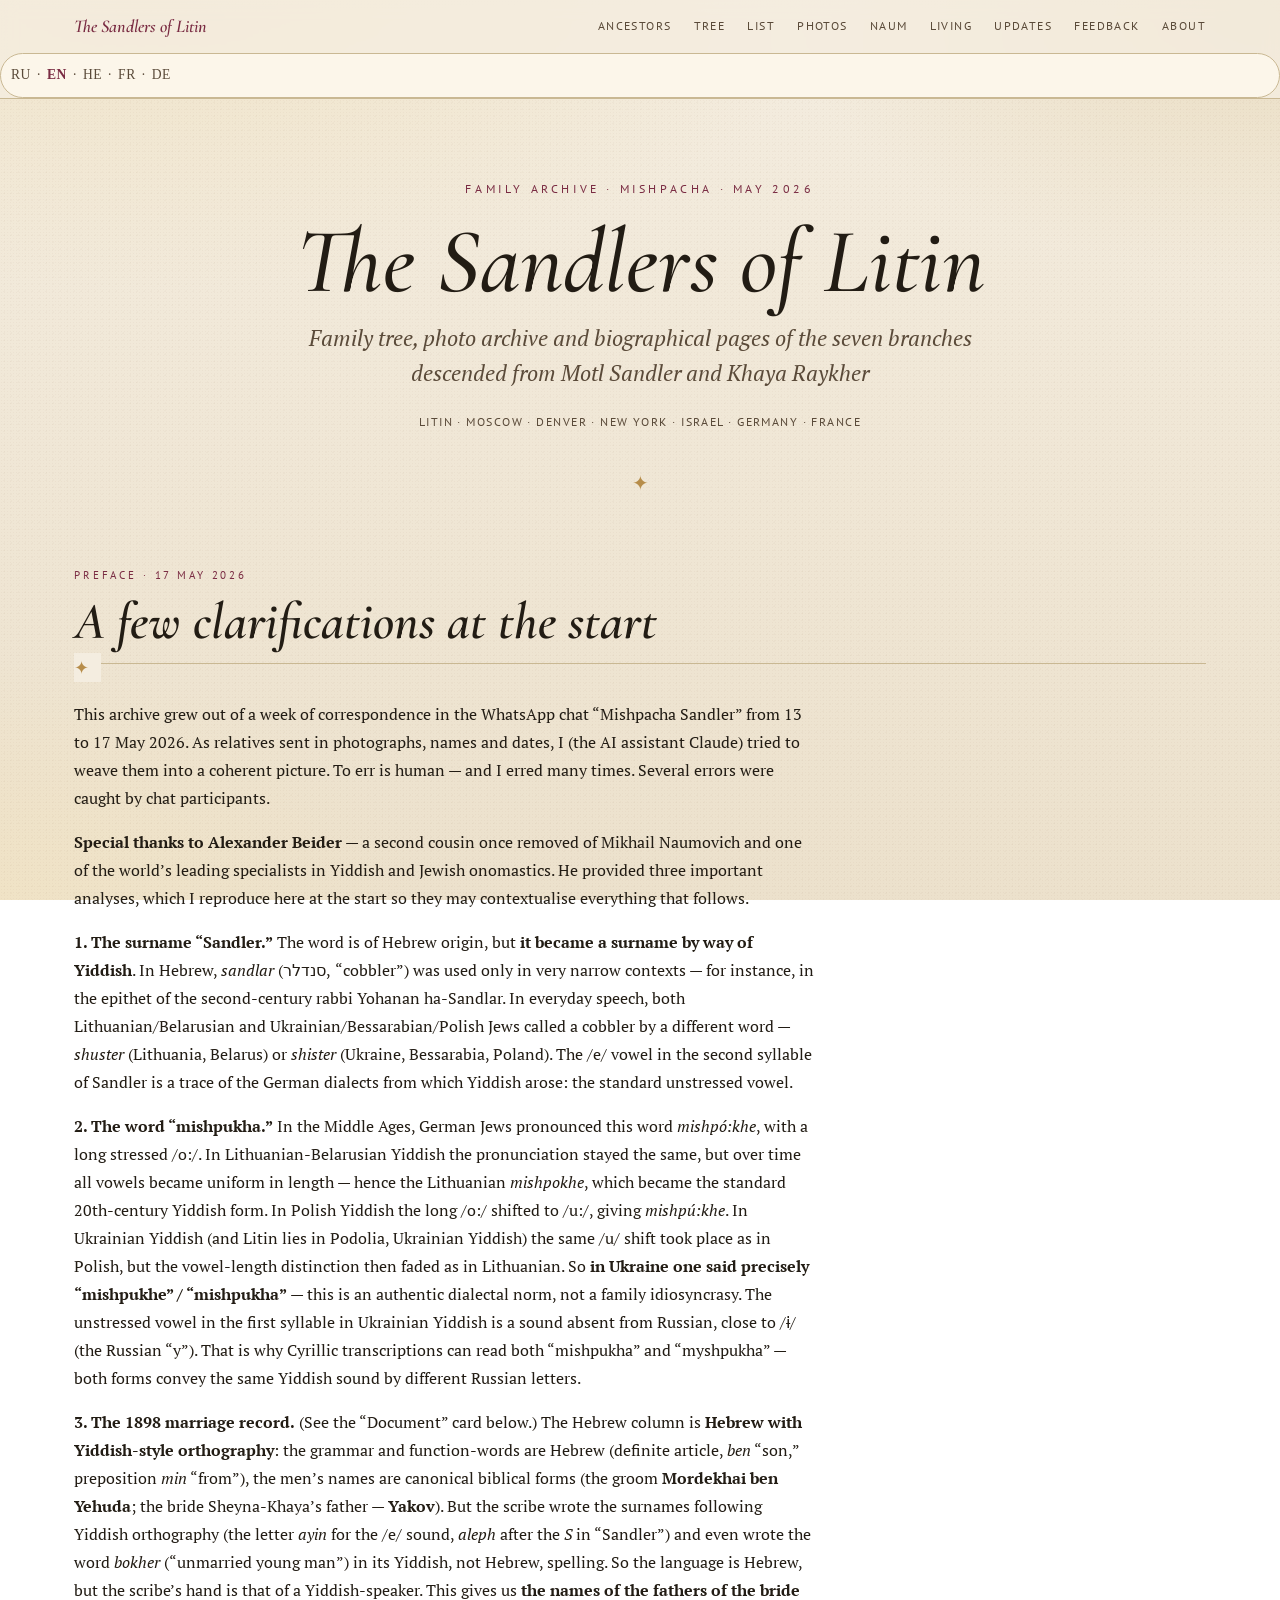
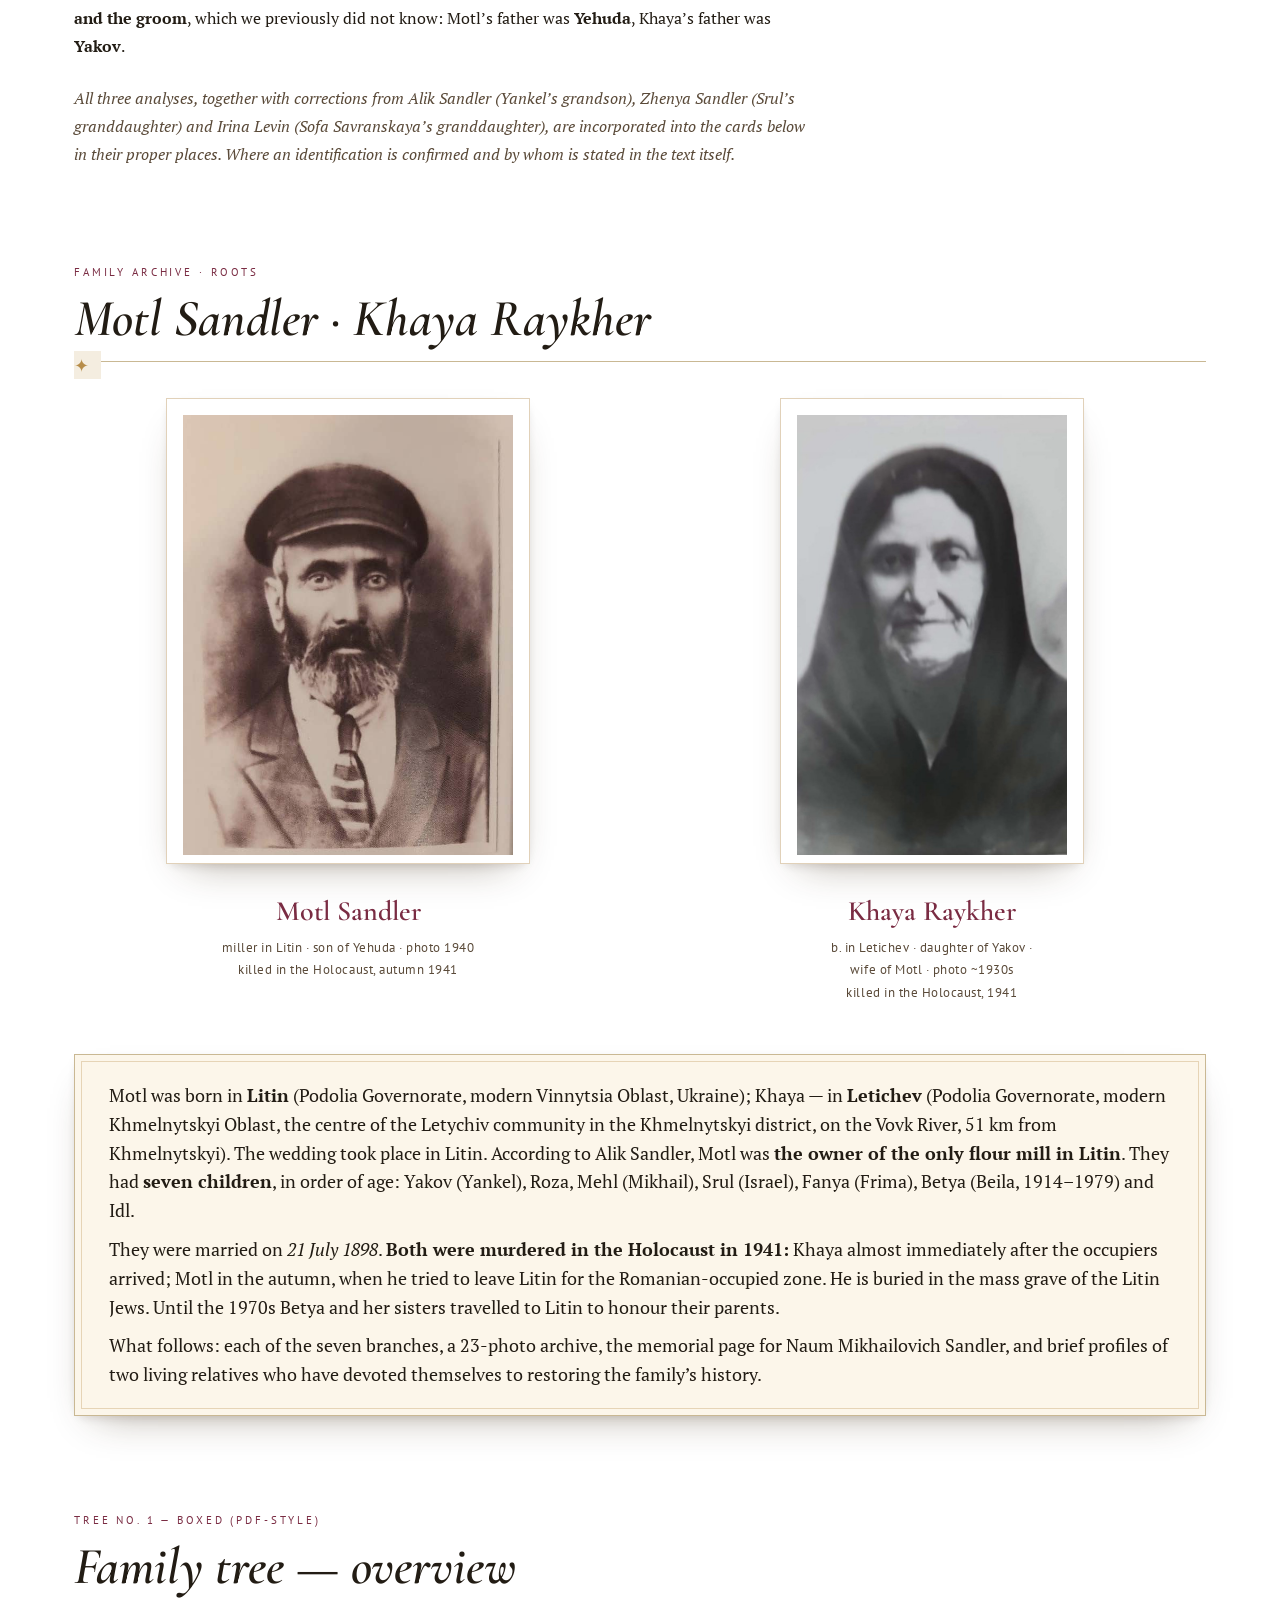
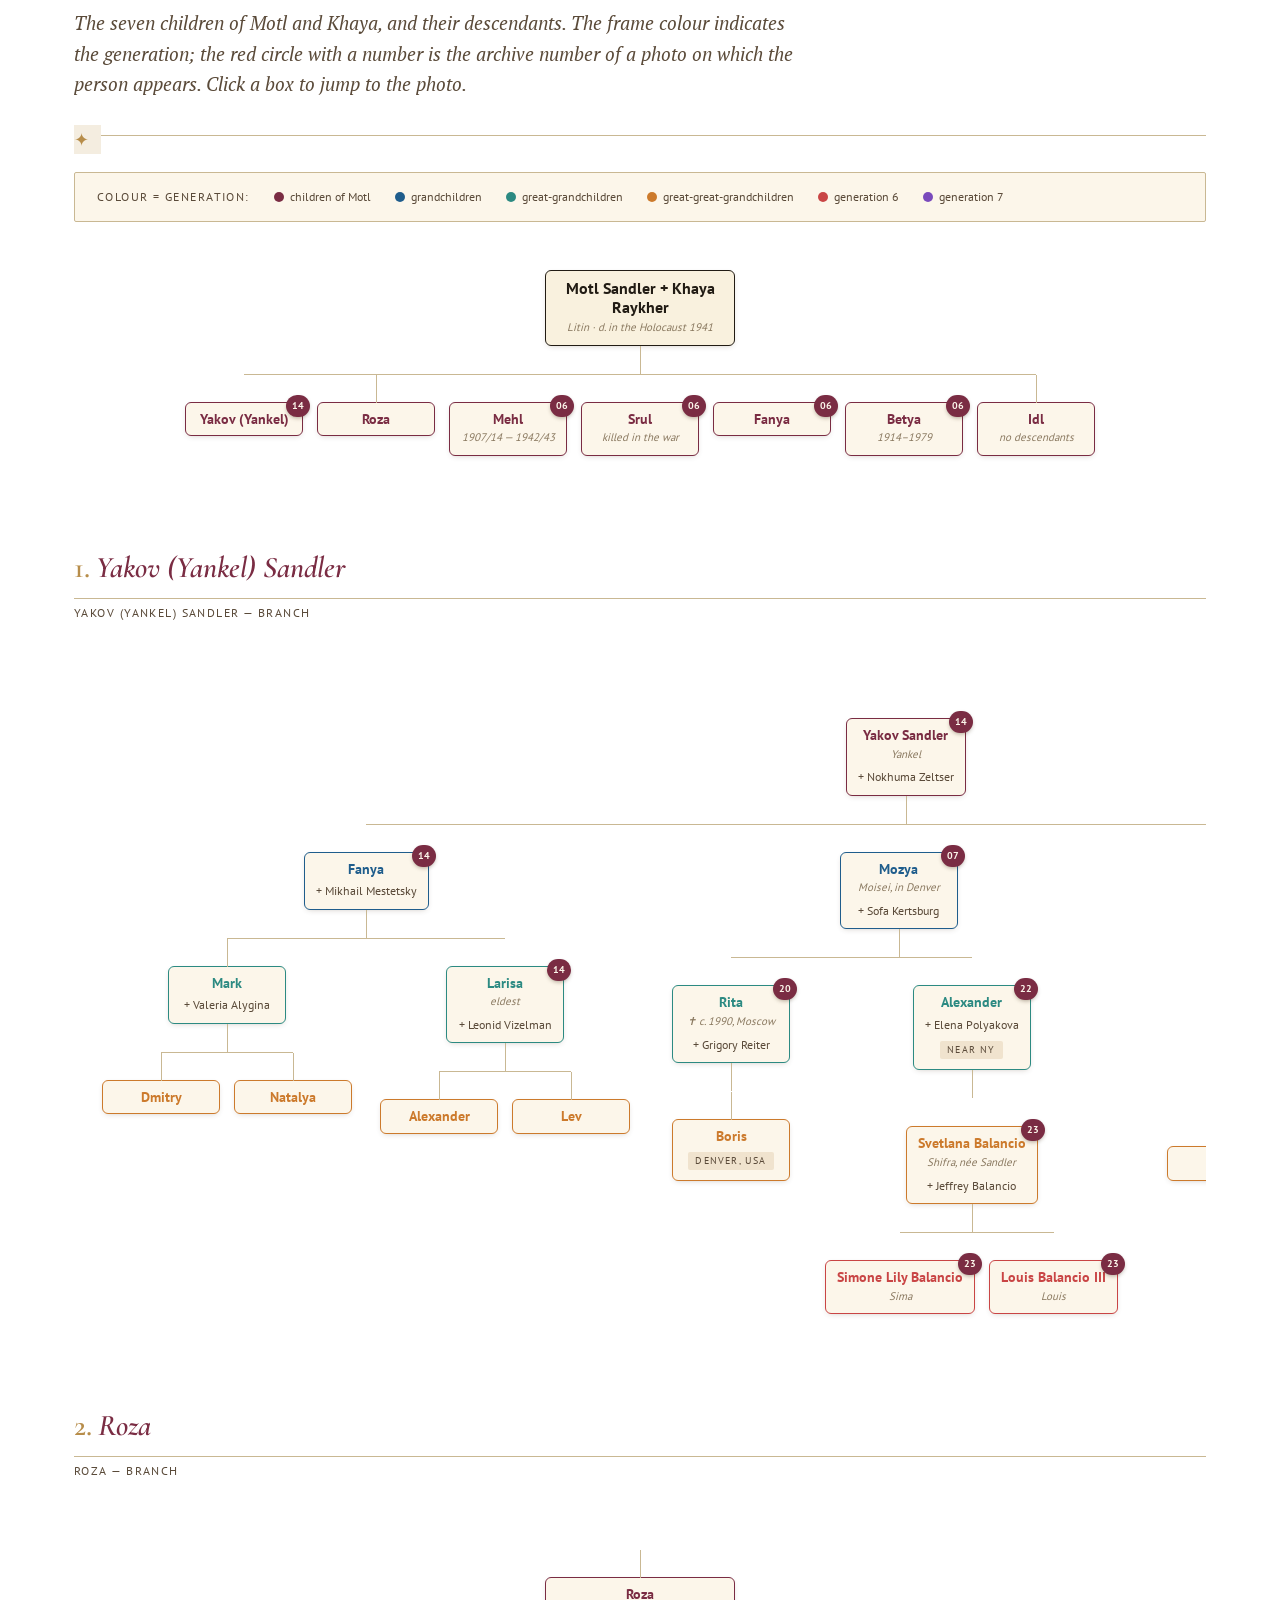
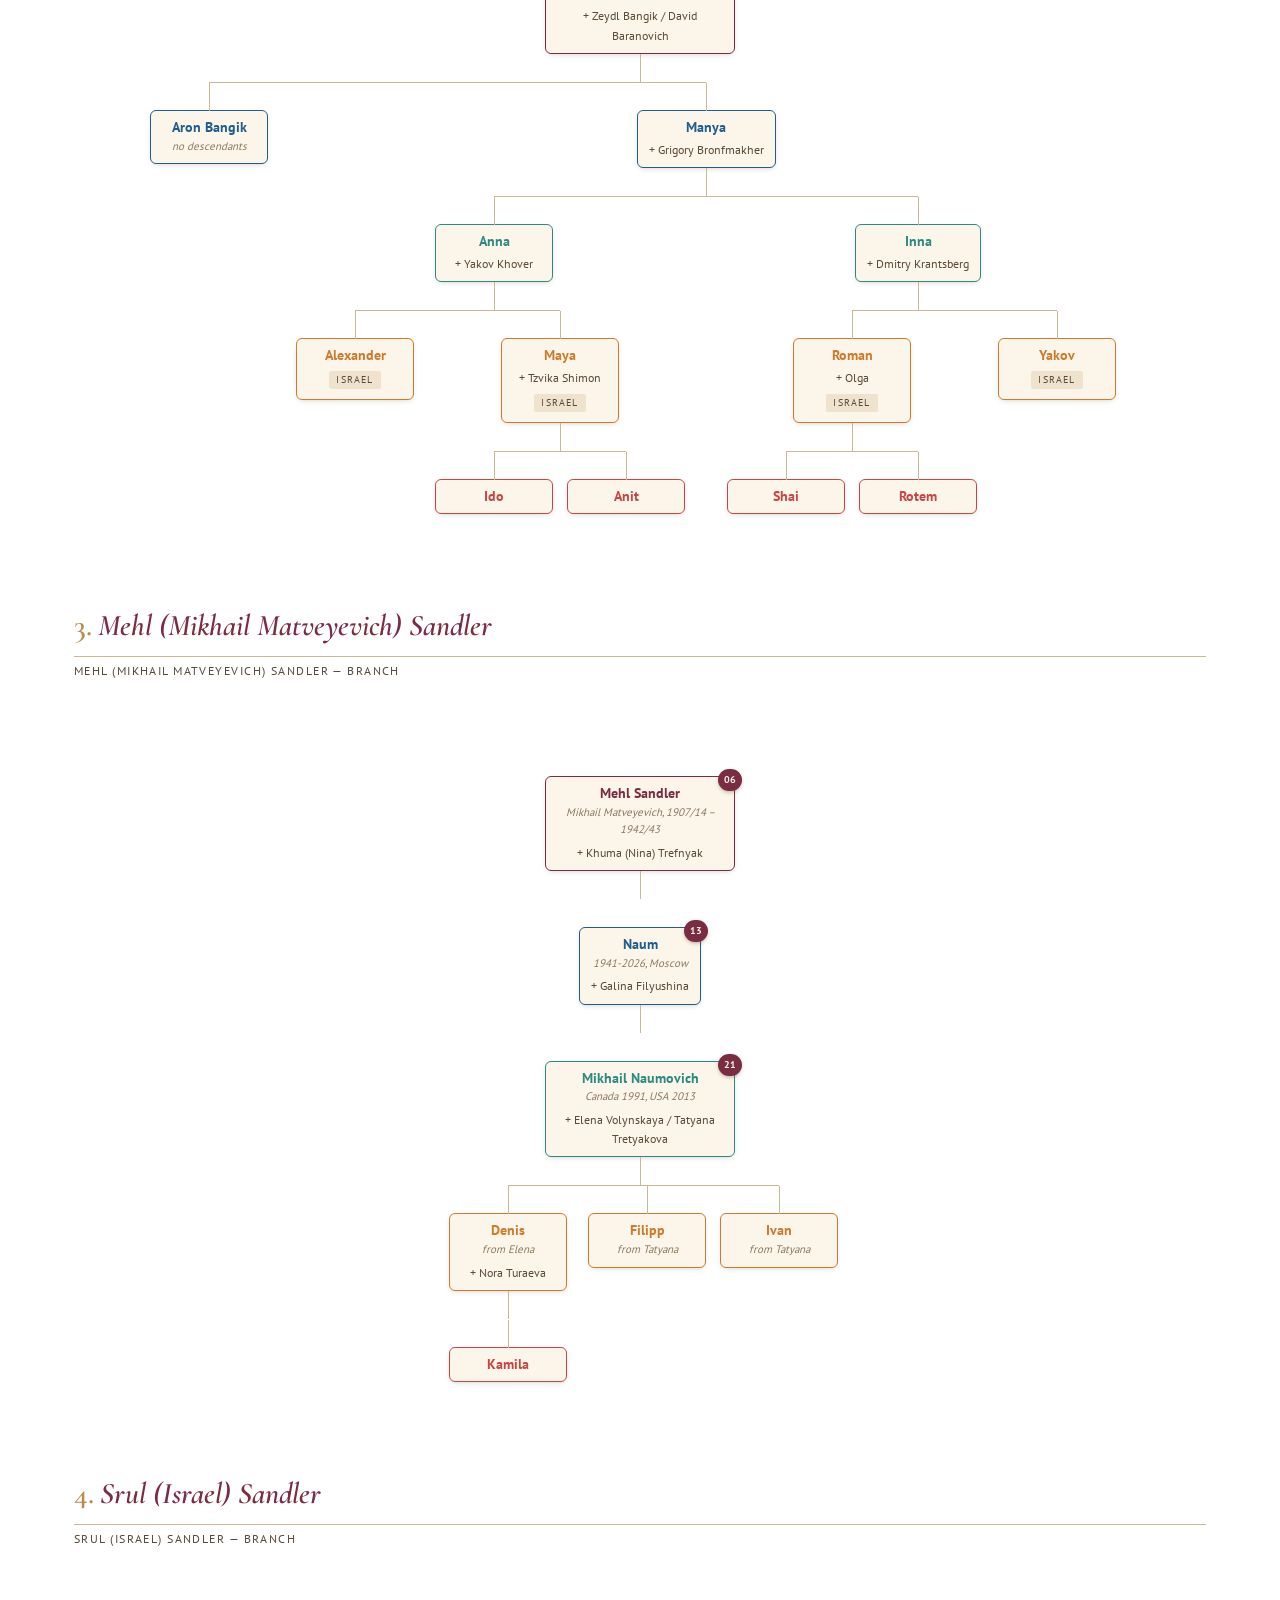
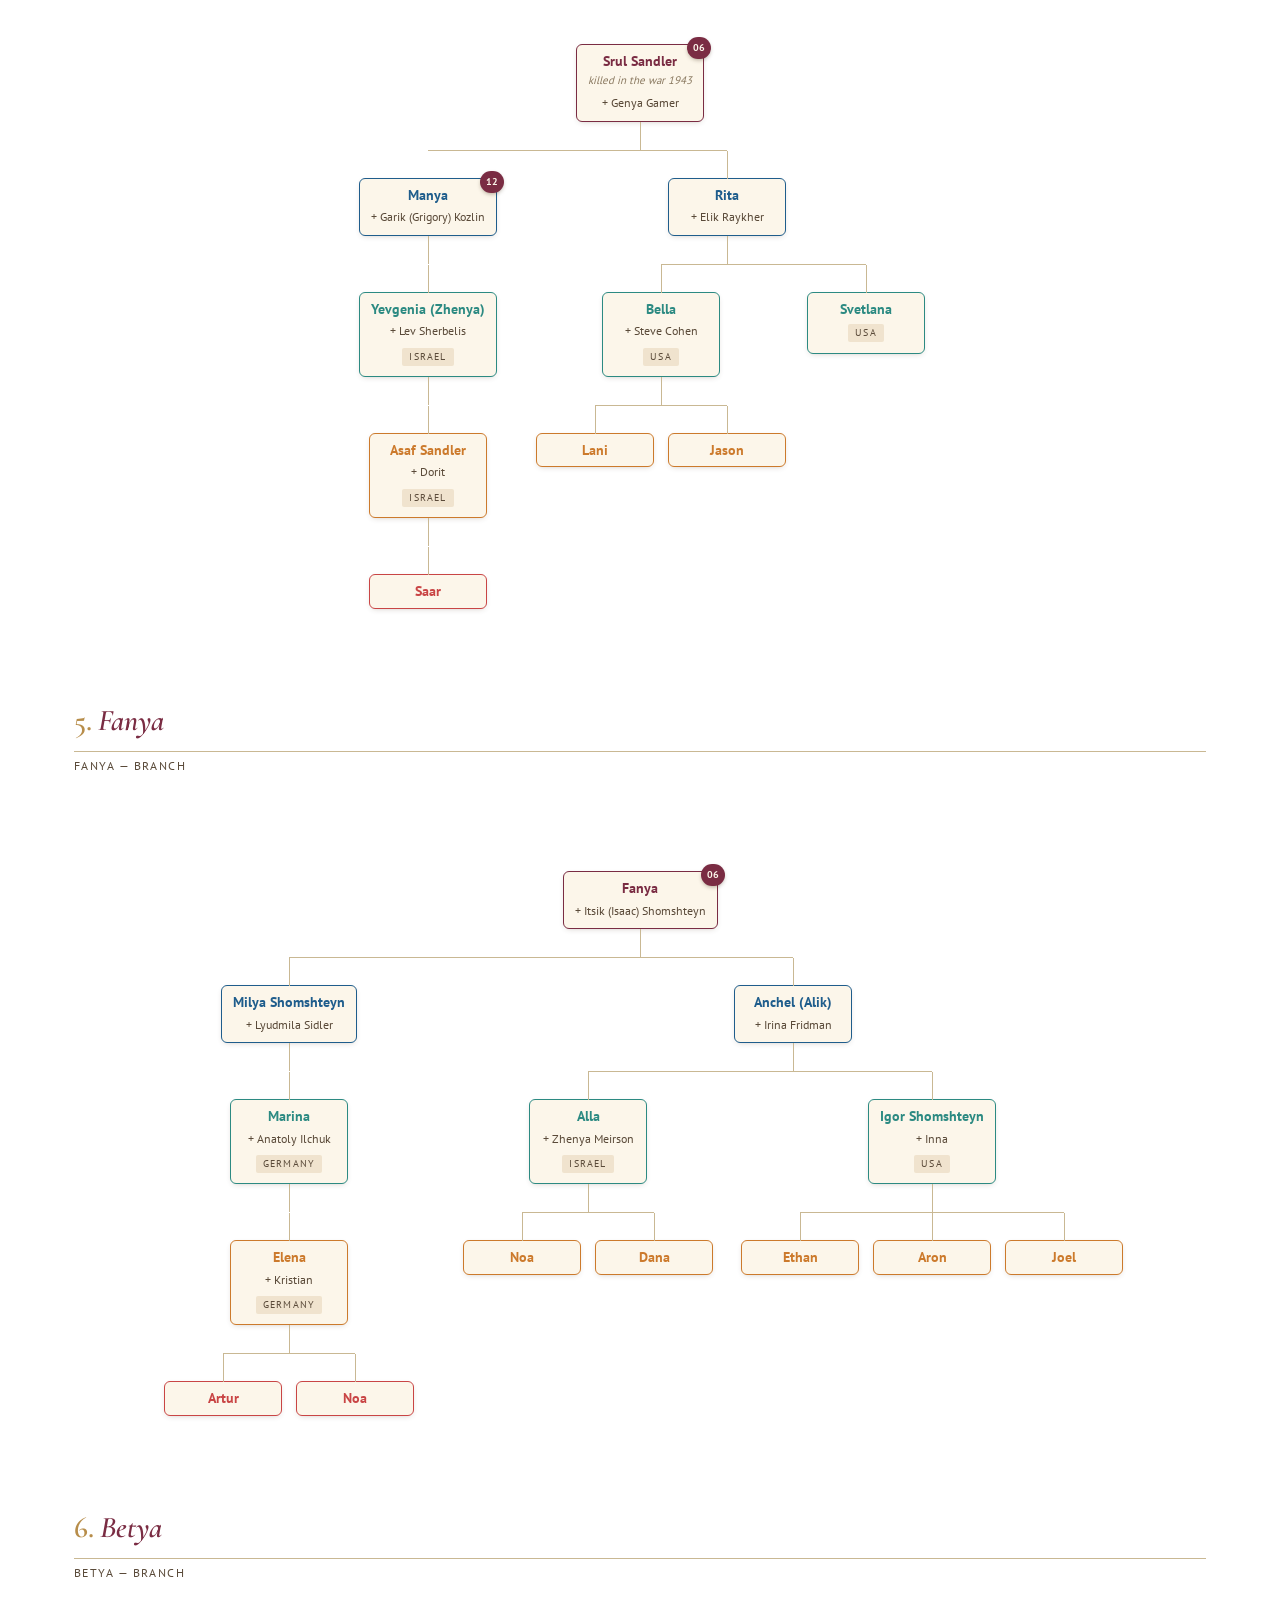
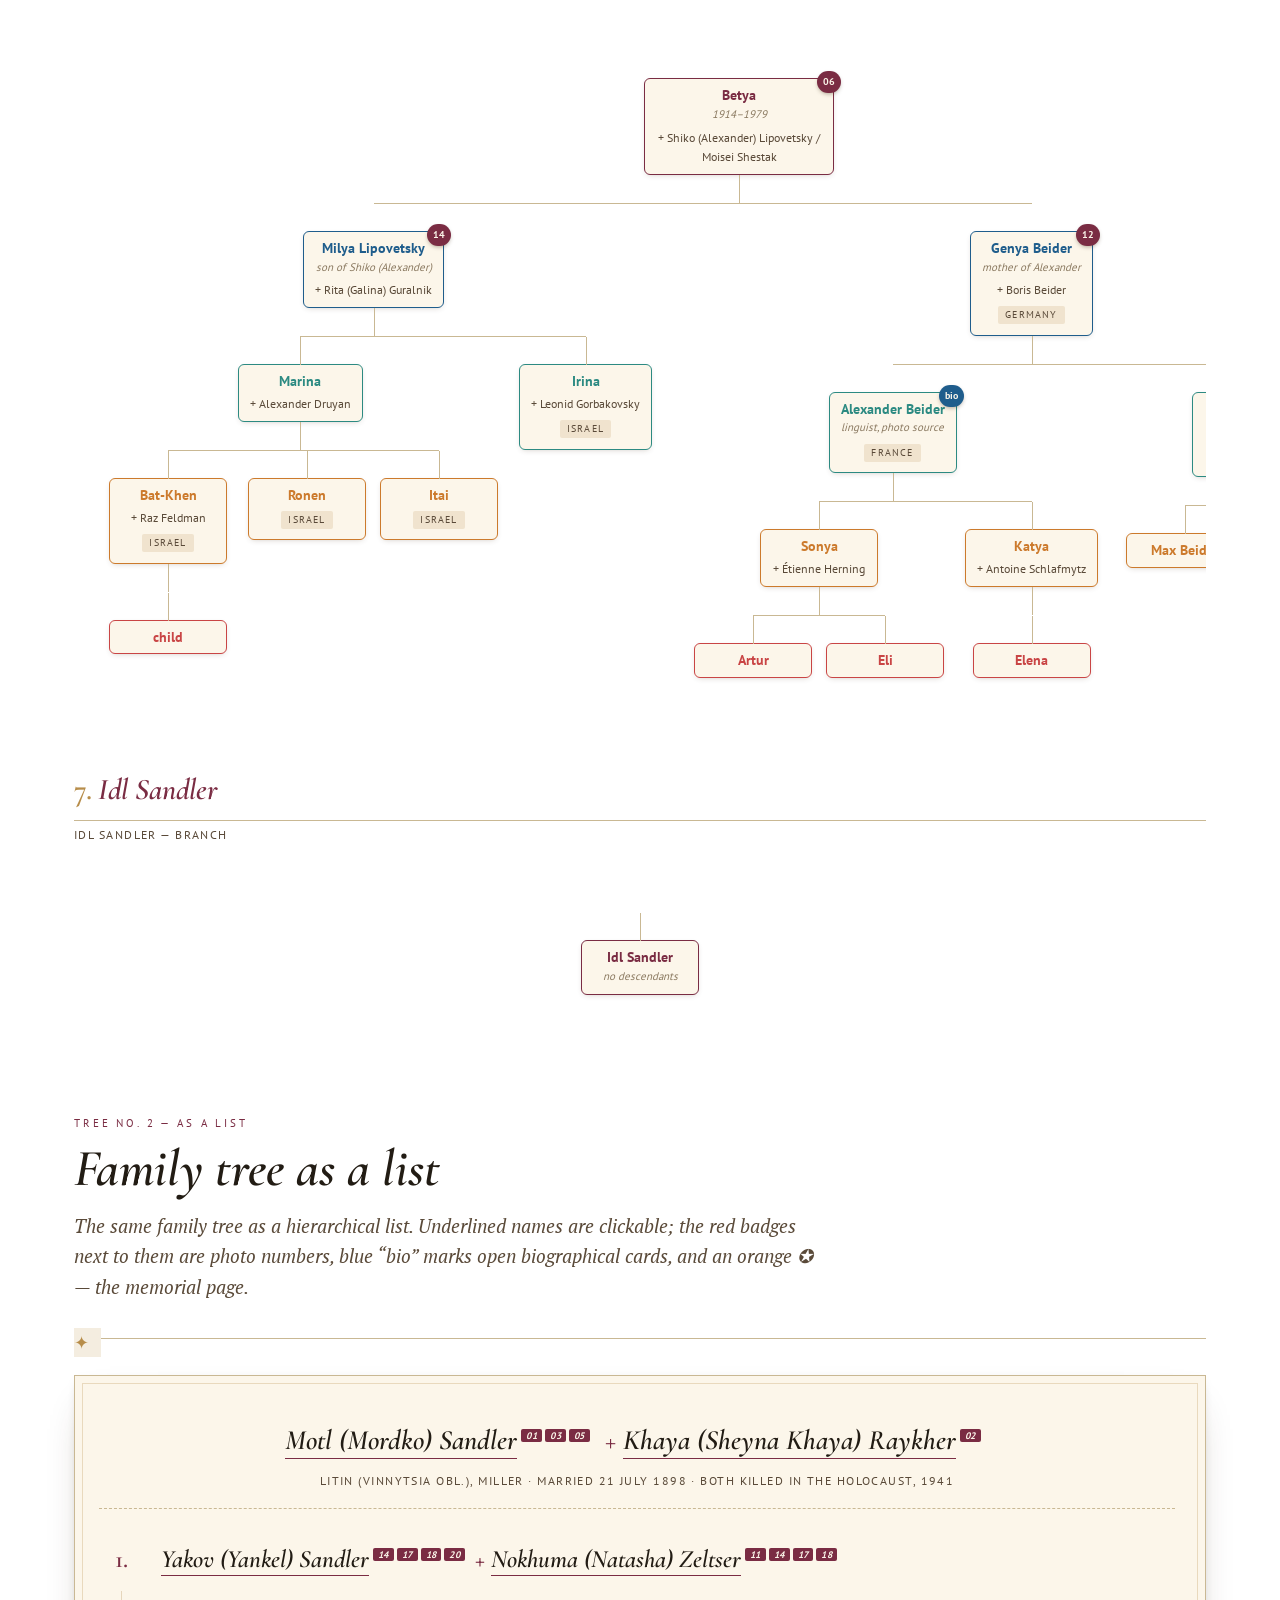
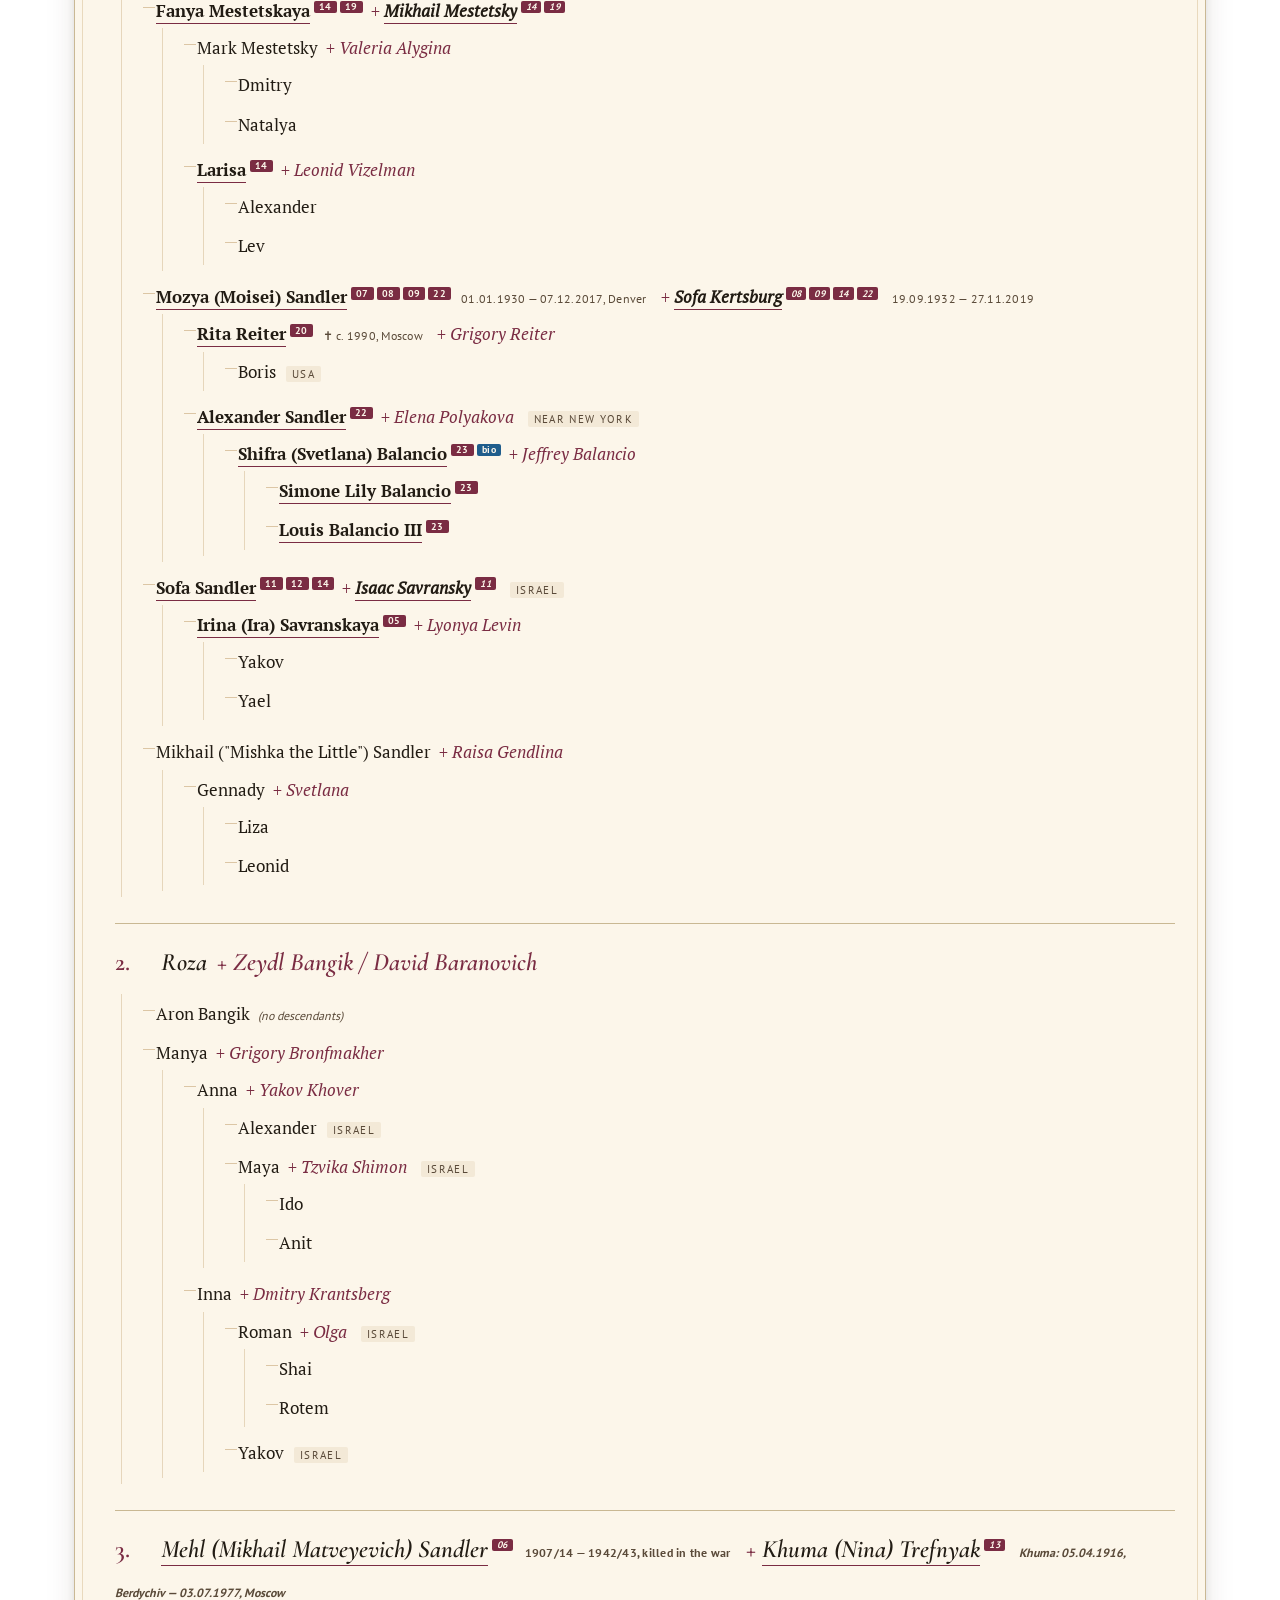
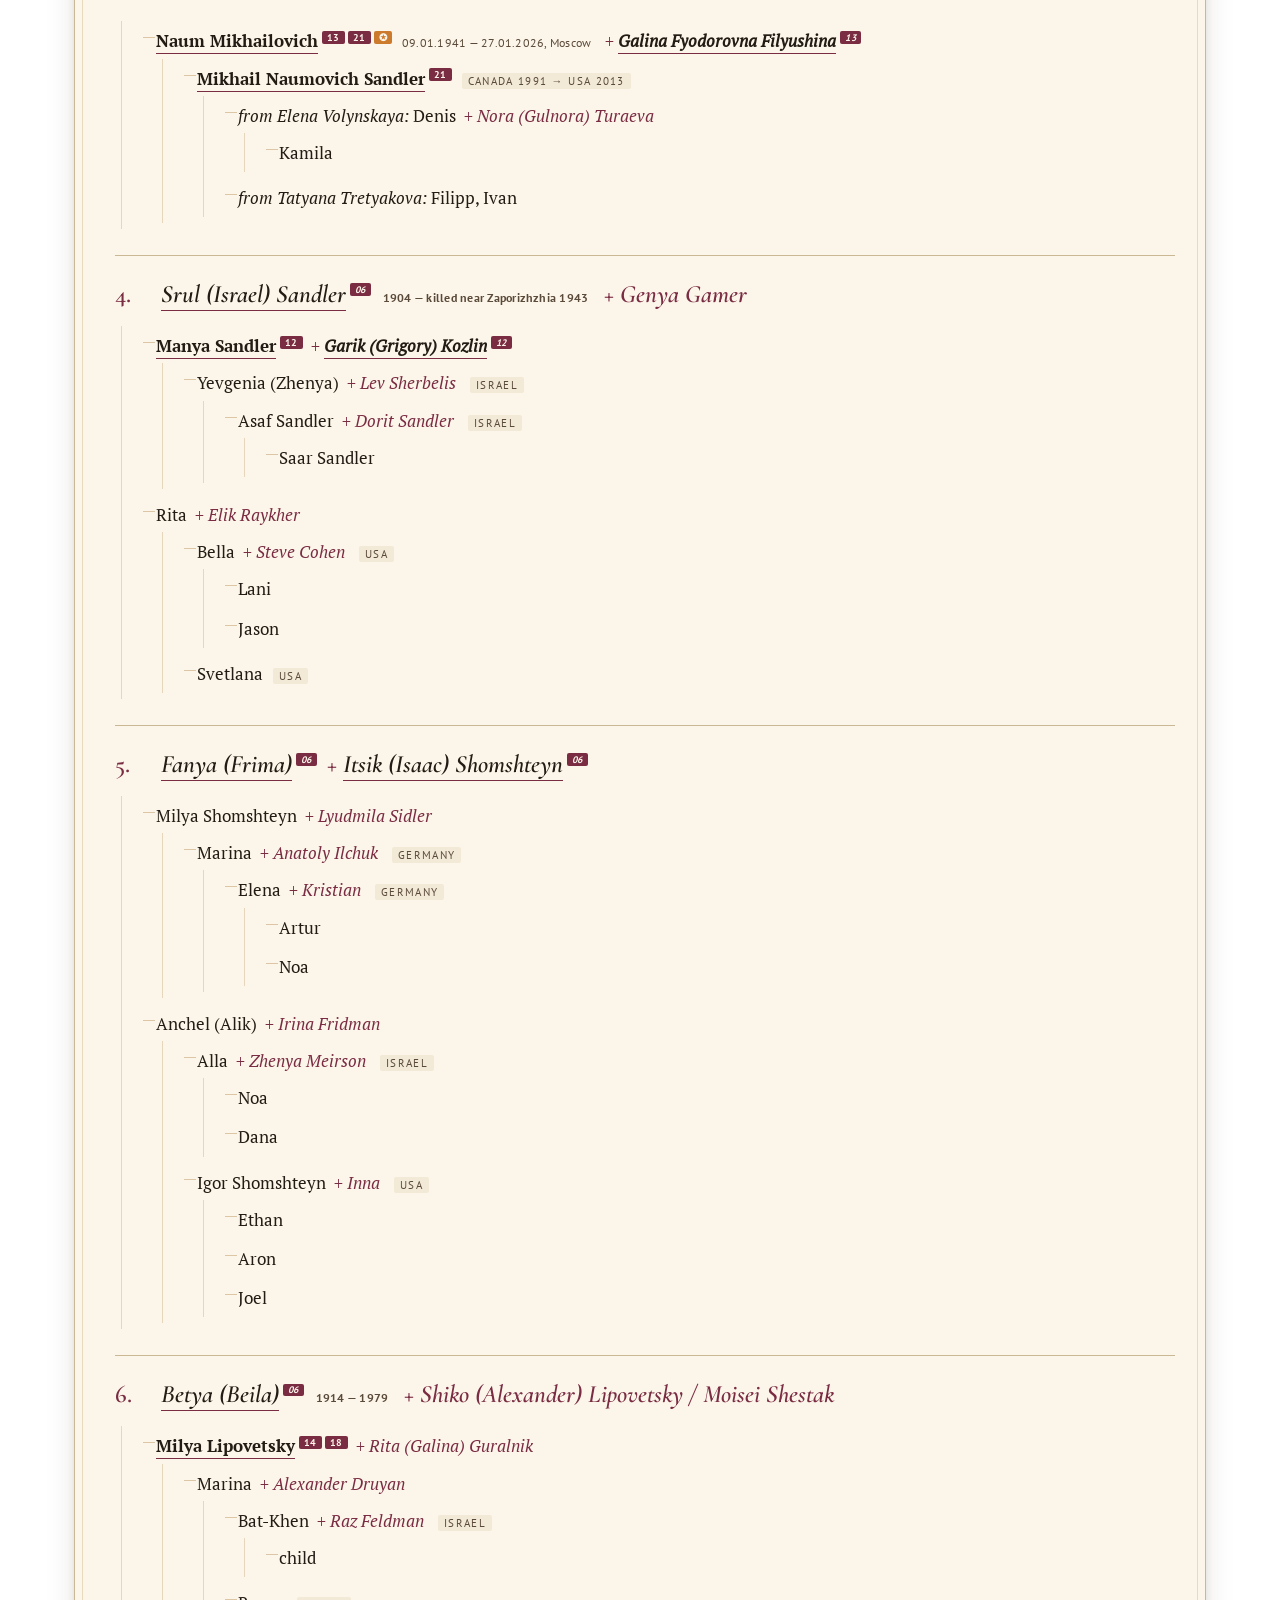
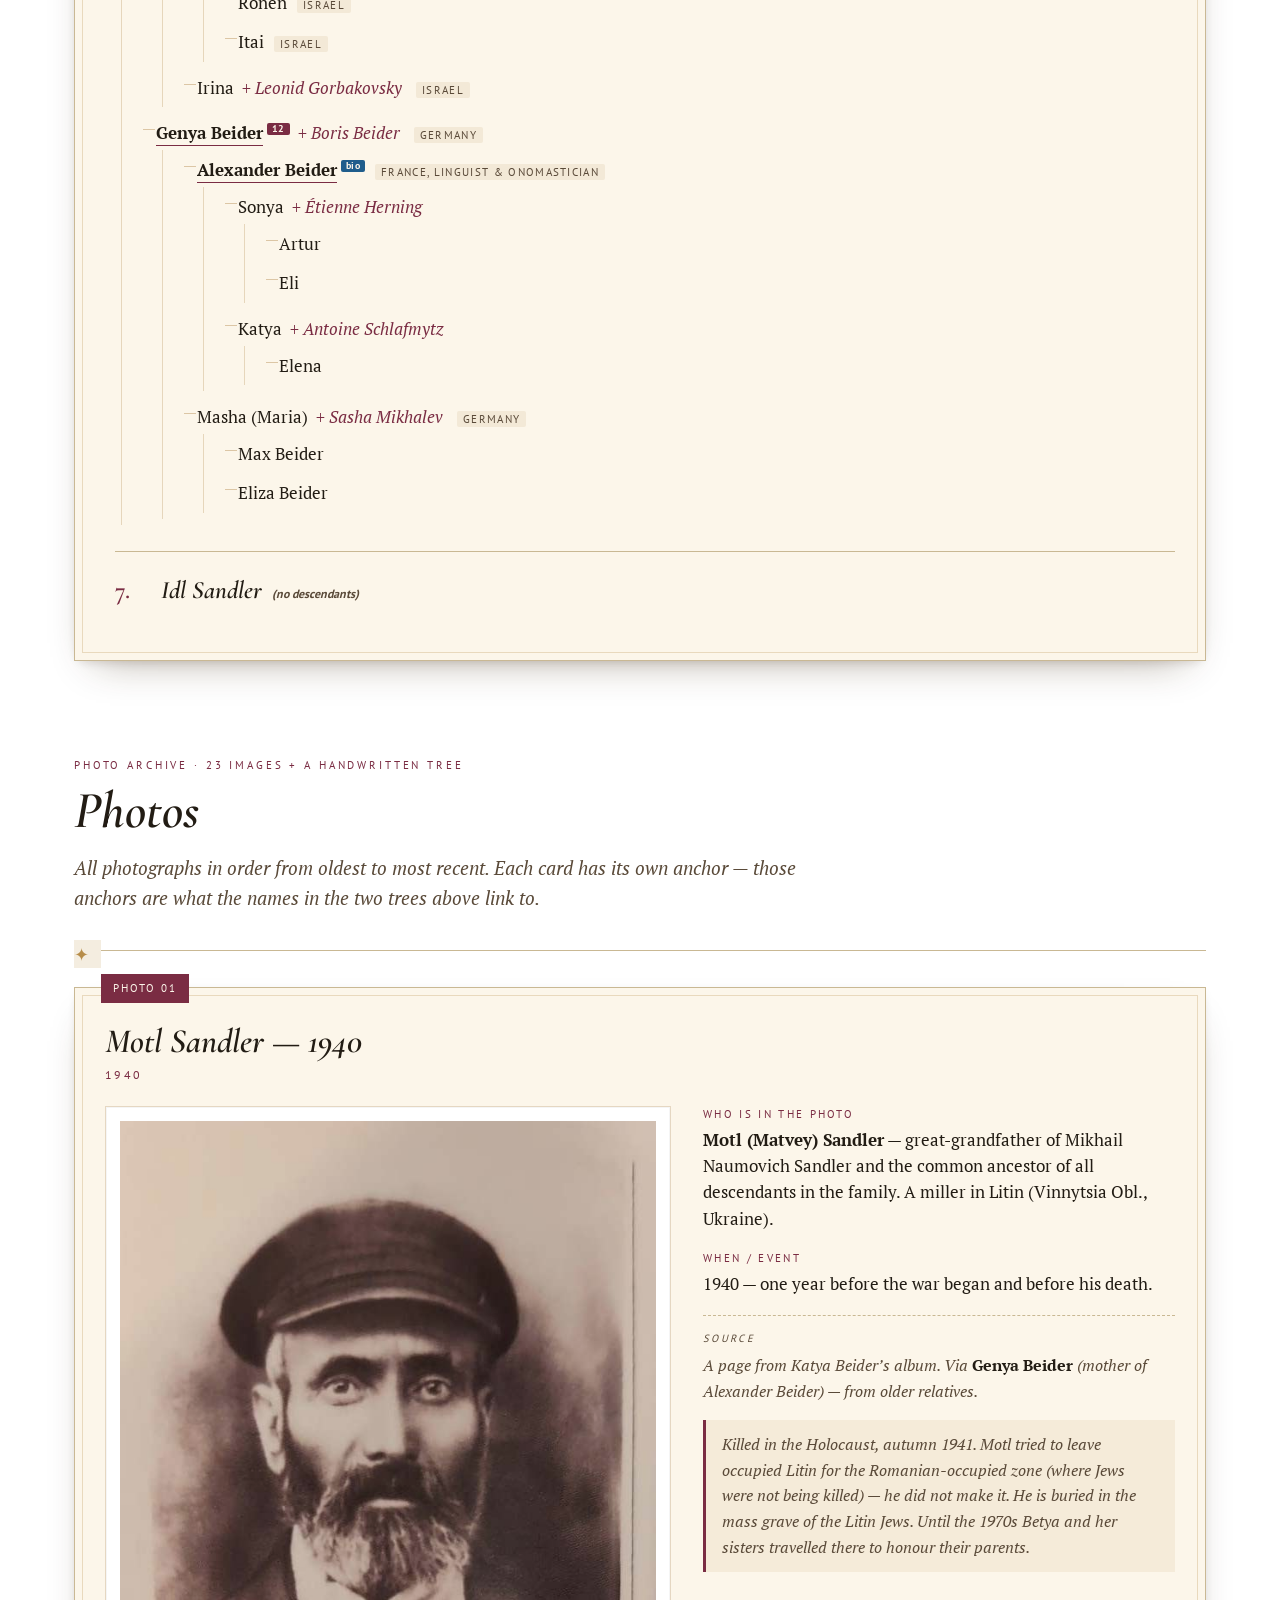
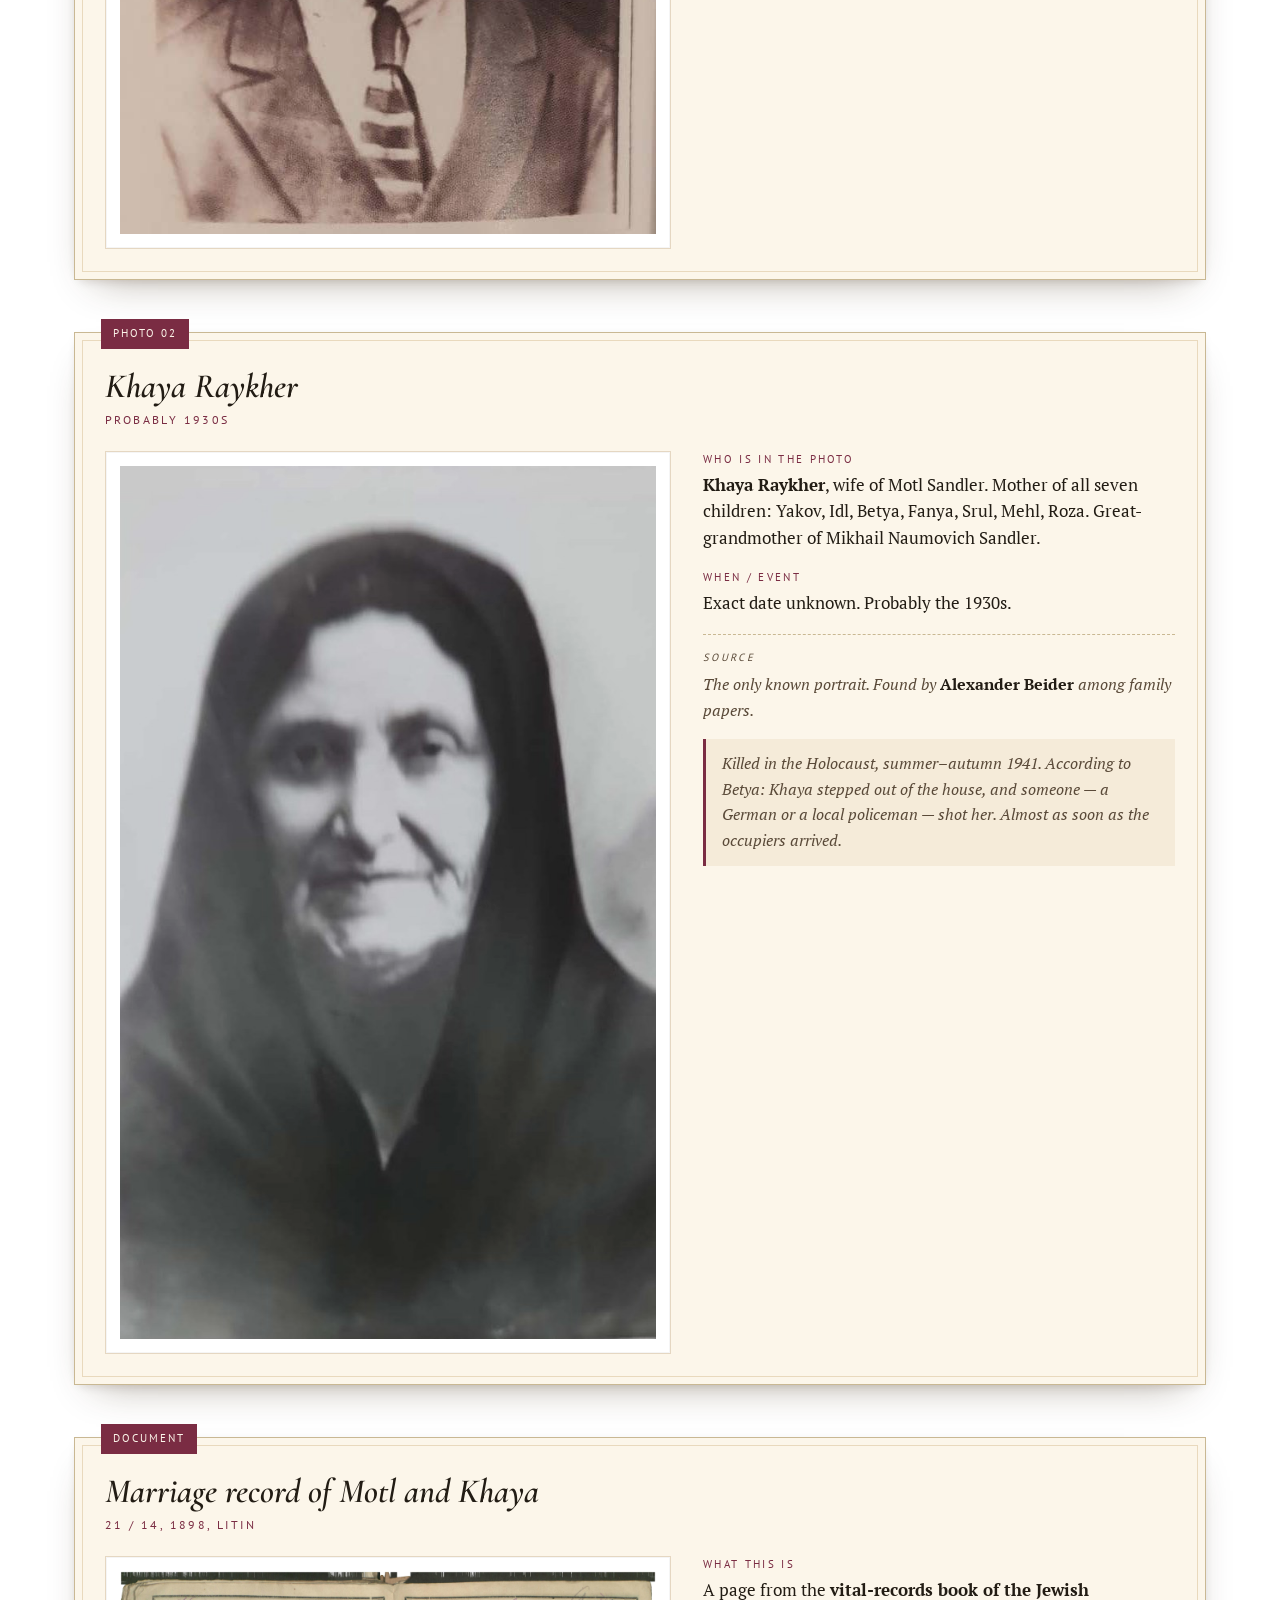
<file: Result/index.en.html>
<!DOCTYPE html>
<html lang="en">
<head>
<meta charset="utf-8">
<meta name="viewport" content="width=device-width, initial-scale=1">
<title>The Sandlers of Litin — family archive</title>
<link rel="stylesheet" href="fonts.css">
<style>
  :root {
    --bg:        #f4ede0;
    --bg-soft:   #ece1cc;
    --paper:     #fcf6ea;
    --paper-2:   #f9f1de;
    --ink:       #221c14;
    --ink-soft:  #5a4a39;
    --ink-mute:  #8a7960;
    --accent:    #7a2c43;
    --accent-2:  #7a3b1f;
    --rule:      #c9b893;
    --gold:      #b78d4a;
    --shadow:    0 18px 40px -22px rgba(60,40,15,.45),
                 0 4px 12px -6px rgba(60,40,15,.25);
    --gen-2: #7a2c43;
    --gen-3: #1f5d8c;
    --gen-4: #2c8a82;
    --gen-5: #cc7a2c;
    --gen-6: #c94545;
    --gen-7: #7a4abc;
  }

  * { box-sizing: border-box; }
  html, body { margin: 0; padding: 0; }

  body {
    background:
      radial-gradient(1200px 600px at 12% -8%,  #efe2c4 0%, transparent 60%),
      radial-gradient(900px 500px  at 100% 0%,  #e9dcc0 0%, transparent 55%),
      radial-gradient(700px 400px  at 0% 100%,  #f0e3c6 0%, transparent 60%),
      linear-gradient(180deg, var(--bg) 0%, var(--bg-soft) 100%);
    color: var(--ink);
    font-family: "PT Serif", "Times New Roman", serif;
    font-size: 17px;
    line-height: 1.6;
    min-height: 100vh;
    background-attachment: fixed;
  }
  body::before {
    content: "";
    position: fixed; inset: 0;
    background-image:
      radial-gradient(rgba(120,80,30,.07) 1px, transparent 1px),
      radial-gradient(rgba(120,80,30,.05) 1px, transparent 1px);
    background-size: 3px 3px, 7px 7px;
    background-position: 0 0, 1px 1px;
    pointer-events: none;
    z-index: 0;
    mix-blend-mode: multiply;
    opacity: .55;
  }

  nav.top {
    position: sticky; top: 0; z-index: 50;
    backdrop-filter: blur(8px);
    background: rgba(244,237,224,.82);
    border-bottom: 1px solid var(--rule);
    font-family: "PT Sans", system-ui, sans-serif;
    font-size: 12px;
    letter-spacing: .12em;
    text-transform: uppercase;
  }
  nav.top .nav-inner {
    max-width: 1180px; margin: 0 auto;
    padding: 12px 24px;
    display: flex; gap: 4px 22px; flex-wrap: wrap;
    align-items: center;
  }
  nav.top .brand {
    font-family: "Cormorant Garamond", serif;
    font-style: italic; font-weight: 600;
    font-size: 18px;
    text-transform: none;
    letter-spacing: 0;
    color: var(--accent);
    margin-right: auto;
  }
  nav.top a {
    color: var(--ink-soft);
    text-decoration: none;
    padding: 4px 0;
    border-bottom: 1px solid transparent;
  }
  nav.top a:hover {
    color: var(--accent);
    border-bottom-color: var(--accent);
  }

  .wrap {
    position: relative; z-index: 1;
    max-width: 1180px;
    margin: 0 auto;
    padding: 24px 24px 96px;
  }

  h1, h2, h3 { margin-top: 0; }

  section.major {
    margin-top: 96px;
    scroll-margin-top: 72px;
  }
  section.major:first-of-type { margin-top: 24px; }

  .section-kicker {
    font-family: "PT Sans", sans-serif;
    text-transform: uppercase;
    letter-spacing: .26em;
    font-size: 11px;
    color: var(--accent);
    margin-bottom: 10px;
  }
  .section-title {
    font-family: "Cormorant Garamond", serif;
    font-weight: 600;
    font-style: italic;
    font-size: clamp(32px, 5vw, 52px);
    line-height: 1.05;
    margin: 0 0 14px;
    color: var(--ink);
  }
  .section-lede {
    font-family: "PT Serif", serif;
    font-size: clamp(17px, 1.8vw, 19px);
    font-style: italic;
    color: var(--ink-soft);
    max-width: 740px;
    margin-bottom: 36px;
  }
  .section-rule {
    height: 1px; background: var(--rule);
    margin: 0 0 36px;
    position: relative;
  }
  .section-rule::after {
    content: "\2726";
    position: absolute; left: 0; top: -10px;
    background: var(--bg); padding: 0 12px 0 0;
    color: var(--gold); font-size: 18px;
  }

  header.hero {
    text-align: center;
    padding: 56px 12px 36px;
    position: relative;
  }
  header.hero .kicker {
    font-family: "PT Sans", sans-serif;
    text-transform: uppercase;
    letter-spacing: .3em;
    font-size: 12px;
    color: var(--accent);
    margin-bottom: 18px;
  }
  header.hero h1 {
    font-family: "Cormorant Garamond", serif;
    font-weight: 500; font-style: italic;
    font-size: clamp(44px, 8vw, 92px);
    line-height: 1.0;
    margin: 0 0 12px;
  }
  header.hero .subtitle {
    font-family: "PT Serif", serif;
    font-style: italic;
    font-size: clamp(18px, 2.3vw, 22px);
    color: var(--ink-soft);
    max-width: 760px; margin: 12px auto 0;
  }
  header.hero .meta-line {
    margin-top: 22px;
    font-family: "PT Sans", sans-serif;
    font-size: 12px; color: var(--ink-soft);
    letter-spacing: .12em; text-transform: uppercase;
  }
  header.hero::after {
    content: "\2726";
    display: block;
    text-align: center;
    color: var(--gold);
    font-size: 20px;
    margin-top: 36px;
  }

  .patriarchs {
    display: grid;
    grid-template-columns: 1fr 1fr;
    gap: 36px;
    margin-bottom: 48px;
  }
  .patriarch-card { text-align: center; }
  .patriarch-photo {
    background: #fff;
    padding: 16px 16px 8px;
    border: 1px solid rgba(180,140,80,.4);
    box-shadow: var(--shadow);
    display: inline-block;
    max-width: 100%;
  }
  .patriarch-photo img {
    display: block;
    max-width: 100%;
    max-height: 440px;
    width: auto; margin: 0 auto;
    filter: contrast(1.02) saturate(.92);
  }
  .patriarch-name {
    font-family: "Cormorant Garamond", serif;
    font-weight: 600;
    font-size: 28px;
    margin: 18px 0 4px;
    color: var(--accent);
  }
  .patriarch-meta {
    font-family: "PT Sans", sans-serif;
    font-size: 13px;
    color: var(--ink-soft);
    letter-spacing: .04em;
  }
  .patriarch-meta div { margin: 2px 0; }
  .patriarchs-intro {
    background: var(--paper);
    border: 1px solid var(--rule);
    box-shadow: var(--shadow);
    padding: 26px 34px;
    margin-bottom: 64px;
    position: relative;
    font-size: 18px;
  }
  .patriarchs-intro::before {
    content: "";
    position: absolute; inset: 6px;
    border: 1px solid rgba(183,141,74,.32);
    pointer-events: none;
  }
  .patriarchs-intro p { margin: 0 0 10px; }
  .patriarchs-intro p:last-child { margin-bottom: 0; }

  /* visual tree */
  .tree-legend {
    display: flex; flex-wrap: wrap; gap: 8px 24px;
    margin: 0 0 32px;
    padding: 14px 22px;
    background: var(--paper);
    border: 1px solid var(--rule);
    border-radius: 2px;
    font-family: "PT Sans", sans-serif;
    font-size: 12px;
    color: var(--ink-soft);
    align-items: center;
  }
  .tree-legend .lbl { letter-spacing: .12em; text-transform: uppercase; }
  .tree-legend .dot {
    display: inline-block; width: 10px; height: 10px;
    border-radius: 50%; margin-right: 6px;
    vertical-align: middle;
  }
  .tree-legend .item { display: flex; align-items: center; }

  .ctree, .ctree ul {
    list-style: none;
    margin: 0; padding: 0;
    position: relative;
  }
  .ctree {
    overflow-x: auto;
    overflow-y: visible;
    padding: 16px 0 24px;
    -webkit-overflow-scrolling: touch;
    /* Make horizontal scroll visible on wide trees so users know they can scroll */
    scrollbar-color: var(--gen-3) var(--paper);
    scrollbar-width: thin;
  }
  .ctree::-webkit-scrollbar { height: 10px; }
  .ctree::-webkit-scrollbar-track { background: var(--paper); border-radius: 5px; }
  .ctree::-webkit-scrollbar-thumb { background: var(--gen-3); border-radius: 5px; }
  .ctree::-webkit-scrollbar-thumb:hover { background: var(--gen-2); }
  .ctree ul {
    display: flex;
    justify-content: center;
    padding-top: 28px;
    position: relative;
    /* Let ul size to its content so wide trees scroll instead of overflowing the page */
    width: max-content;
    min-width: 100%;
    margin: 0 auto;
  }
  .ctree ul::before {
    content: "";
    position: absolute;
    top: 0; left: 50%;
    width: 1px; height: 28px;
    background: var(--rule);
  }
  /* outermost ul of a per-branch tree has no parent .tnode above it -
     suppress the dangling line. The overview tree is wrapped in
     .root-wrap so its ul is not a direct child of .ctree. */
  .ctree > ul::before { display: none; }
  .ctree li {
    flex: 0 0 auto;
    padding: 28px 7px 0;
    position: relative;
    text-align: center;
  }
  .ctree li::before,
  .ctree li::after {
    content: "";
    position: absolute;
    top: 0; height: 1px;
    background: var(--rule);
  }
  .ctree li::before {
    right: 50%;
    width: 50%;
  }
  .ctree li::after {
    left: 50%;
    width: 50%;
  }
  .ctree li:only-child::before,
  .ctree li:only-child::after { display: none; }
  .ctree li:first-child::before { background: transparent; }
  .ctree li:last-child::after  { background: transparent; }
  .ctree li > .tnode::before {
    content: "";
    position: absolute;
    top: -28px; left: 50%;
    width: 1px; height: 28px;
    background: var(--rule);
  }
  .ctree li:only-child > .tnode::before { display: block; }
  .ctree > ul > li > .tnode::before { display: none; }
  .ctree .root-wrap {
    display: flex;
    flex-direction: column;
    align-items: center;
  }
  .ctree .root-wrap > .tnode { margin: 0 auto; }

  .tnode {
    display: inline-block;
    position: relative;
    min-width: 118px;
    max-width: 190px;
    padding: 8px 11px;
    border: 1.5px solid var(--gen-2);
    border-radius: 6px;
    background: var(--paper);
    font-family: "PT Sans", sans-serif;
    text-align: center;
    box-shadow: 0 2px 6px -3px rgba(60,40,15,.3);
    transition: transform .15s ease, box-shadow .15s ease;
  }
  .tnode:hover {
    transform: translateY(-1px);
    box-shadow: 0 4px 12px -4px rgba(60,40,15,.4);
  }
  .tnode .nm {
    display: block;
    font-weight: 700;
    font-size: 14px;
    color: var(--gen-2);
    line-height: 1.2;
  }
  .tnode .alt {
    display: block;
    font-size: 11px;
    font-style: italic;
    color: var(--ink-mute);
    margin-top: 2px;
  }
  .tnode .sp {
    display: block;
    font-size: 12px;
    color: var(--ink-soft);
    margin-top: 4px;
  }
  .tnode .pl {
    display: inline-block;
    margin-top: 5px;
    padding: 1px 7px;
    background: rgba(180,140,80,.18);
    font-size: 10px;
    text-transform: uppercase;
    letter-spacing: .12em;
    color: var(--ink-soft);
    border-radius: 2px;
  }
  .tnode.g2 { border-color: var(--gen-2); }
  .tnode.g2 .nm { color: var(--gen-2); }
  .tnode.g3 { border-color: var(--gen-3); }
  .tnode.g3 .nm { color: var(--gen-3); }
  .tnode.g4 { border-color: var(--gen-4); }
  .tnode.g4 .nm { color: var(--gen-4); }
  .tnode.g5 { border-color: var(--gen-5); }
  .tnode.g5 .nm { color: var(--gen-5); }
  .tnode.g6 { border-color: var(--gen-6); }
  .tnode.g6 .nm { color: var(--gen-6); }
  .tnode.g7 { border-color: var(--gen-7); }
  .tnode.g7 .nm { color: var(--gen-7); }
  .tnode.root {
    border-color: var(--ink);
    background: var(--paper-2);
  }
  .tnode.root .nm { color: var(--ink); font-size: 16px; }

  a.tnode-link {
    text-decoration: none;
    display: inline-block;
  }
  a.tnode-link .tnode { cursor: pointer; }
  .tnode .ph-marker {
    position: absolute;
    top: -8px; right: -8px;
    min-width: 22px; height: 22px;
    padding: 0 6px;
    background: var(--accent);
    color: var(--paper);
    border-radius: 11px;
    font-size: 10px;
    font-weight: 700;
    font-family: "PT Sans", sans-serif;
    line-height: 22px;
    text-align: center;
    box-shadow: 0 2px 4px -1px rgba(60,40,15,.4);
  }
  .tnode .ph-marker.mem { background: var(--gen-5); }
  .tnode .ph-marker.bio { background: var(--gen-3); }

  .branch-title {
    font-family: "Cormorant Garamond", serif;
    font-style: italic;
    font-size: 30px;
    font-weight: 600;
    color: var(--accent);
    margin: 64px 0 4px;
    padding-bottom: 6px;
    border-bottom: 1px solid var(--rule);
  }
  .branch-title .num {
    font-style: normal;
    color: var(--gold);
    margin-right: 6px;
  }
  .branch-sub {
    font-family: "PT Sans", sans-serif;
    font-size: 12px;
    color: var(--ink-soft);
    letter-spacing: .12em;
    text-transform: uppercase;
    margin-bottom: 24px;
  }

  /* list tree */
  .ltree-card {
    background: var(--paper);
    border: 1px solid var(--rule);
    padding: 36px 30px 36px 24px;
    box-shadow: var(--shadow);
    position: relative;
  }
  .ltree-card::before {
    content: "";
    position: absolute; inset: 7px;
    border: 1px solid rgba(183,141,74,.28);
    pointer-events: none;
  }
  .ltree .root-couple {
    font-family: "Cormorant Garamond", serif;
    font-size: clamp(22px, 3vw, 28px);
    font-style: italic;
    font-weight: 600;
    text-align: center;
    padding: 6px 0 18px;
    border-bottom: 1px dashed var(--rule);
    margin-bottom: 20px;
  }
  .ltree .root-couple .m { font-weight: 400; color: var(--accent); padding: 0 4px; }
  .ltree .root-couple .meta {
    display: block;
    font-family: "PT Sans", sans-serif;
    font-size: 12px;
    font-weight: 400;
    font-style: normal;
    text-transform: uppercase;
    letter-spacing: .12em;
    color: var(--ink-soft);
    margin-top: 8px;
  }
  .ltree ul {
    list-style: none;
    margin: 0;
    padding-left: 22px;
    position: relative;
  }
  .ltree > ul { padding-left: 4px; }
  .ltree ul ul {
    margin-top: 4px;
    padding-left: 22px;
    border-left: 1px solid rgba(180,140,80,.30);
    margin-left: 6px;
  }
  .ltree li {
    padding: 6px 0 6px 12px;
    position: relative;
    font-family: "PT Serif", serif;
  }
  .ltree ul ul li::before {
    content: "";
    position: absolute;
    left: -1px; top: 16px;
    width: 12px; height: 1px;
    background: rgba(180,140,80,.45);
  }
  .ltree .branch-head {
    font-family: "Cormorant Garamond", serif;
    font-style: italic;
    font-size: clamp(20px, 2.4vw, 25px);
    font-weight: 600;
    padding: 18px 0 8px;
    border-top: 1px solid var(--rule);
    margin-top: 14px;
  }
  .ltree > ul > li:first-child .branch-head {
    border-top: none; margin-top: 0; padding-top: 4px;
  }
  .ltree > ul > li:first-child .branch-head::before { display: none; }
  .ltree .branch-head .num {
    display: inline-block;
    width: 1.6em;
    color: var(--accent);
    font-style: normal;
  }
  .ltree .m { color: var(--accent); font-style: italic; margin: 0 4px; }
  .ltree .dates {
    font-family: "PT Sans", sans-serif;
    font-size: 12px;
    color: var(--ink-soft);
    margin: 0 6px;
    letter-spacing: .02em;
    font-style: normal;
  }
  .ltree .place {
    font-family: "PT Sans", sans-serif;
    font-size: 11px;
    color: var(--ink-soft);
    text-transform: uppercase;
    letter-spacing: .12em;
    margin-left: 6px;
    background: rgba(183,141,74,.12);
    padding: 1px 6px;
    border-radius: 2px;
  }
  .ltree .meta-inline {
    font-family: "PT Sans", sans-serif;
    font-size: 12px;
    color: var(--ink-soft);
    margin-left: 4px;
    font-style: italic;
  }

  a.linked-name {
    color: var(--ink);
    text-decoration: none;
    border-bottom: 1.5px solid var(--accent);
    padding-bottom: 1px;
    font-weight: 700;
  }
  a.linked-name:hover {
    color: var(--accent);
    background: rgba(122,44,67,.08);
  }
  sup.ref-cluster {
    display: inline-flex;
    gap: 3px;
    margin-left: 4px;
    line-height: 1;
    vertical-align: super;
    font-size: 75%;
  }
  a.ph-ref {
    font-family: "PT Sans", sans-serif;
    font-size: 9.5px;
    font-weight: 700;
    background: var(--accent);
    color: var(--paper);
    padding: 1.5px 5px;
    border-radius: 2px;
    text-decoration: none;
    letter-spacing: .04em;
  }
  a.ph-ref:hover { background: var(--ink); }
  a.ph-ref.bio { background: var(--gen-3); }
  a.ph-ref.mem { background: var(--gen-5); }

  /* album */
  .album-card {
    background: var(--paper);
    border: 1px solid var(--rule);
    box-shadow: var(--shadow);
    padding: 28px 30px 30px;
    margin-bottom: 52px;
    position: relative;
    scroll-margin-top: 72px;
  }
  .album-card::before {
    content: "";
    position: absolute; inset: 7px;
    border: 1px solid rgba(183,141,74,.28);
    pointer-events: none;
  }
  .album-card-num {
    position: absolute;
    top: -14px; left: 26px;
    background: var(--accent);
    color: var(--paper);
    font-family: "PT Sans", sans-serif;
    font-size: 11px;
    letter-spacing: .18em;
    padding: 6px 12px;
    text-transform: uppercase;
  }
  .album-card-title {
    font-family: "Cormorant Garamond", serif;
    font-weight: 600;
    font-style: italic;
    font-size: clamp(26px, 3.2vw, 34px);
    line-height: 1.15;
    margin: 6px 0 4px;
  }
  .album-card-date {
    font-family: "PT Sans", sans-serif;
    font-size: 12px;
    color: var(--accent);
    letter-spacing: .2em;
    text-transform: uppercase;
    margin-bottom: 22px;
  }
  .album-card-body {
    display: grid;
    grid-template-columns: minmax(0, 1.2fr) minmax(0, 1fr);
    gap: 32px;
  }
  .album-card-body.tall .photo-frame img { max-height: 720px; }
  .photo-frame {
    background: #fff;
    padding: 14px;
    border: 1px solid rgba(180,140,80,.35);
    box-shadow: inset 0 0 0 1px rgba(0,0,0,.04);
    text-align: center;
  }
  .photo-frame img {
    max-width: 100%;
    height: auto;
    display: block;
    margin: 0 auto;
    filter: contrast(1.02) saturate(.92);
  }
  .photo-frame.tree img { filter: none; max-height: none; }
  .album-card-fields .field { margin: 0 0 18px; }
  .album-card-fields .field-label {
    font-family: "PT Sans", sans-serif;
    font-size: 10.5px;
    letter-spacing: .22em;
    text-transform: uppercase;
    color: var(--accent);
    margin-bottom: 4px;
    display: block;
  }
  .album-card-fields .field-body { font-size: 17px; line-height: 1.55; }
  .album-card-source {
    margin-top: 18px; padding-top: 14px;
    border-top: 1px dashed var(--rule);
    font-size: 16px; color: var(--ink-soft);
    font-style: italic;
  }
  .album-card-source strong { font-style: normal; color: var(--ink); }
  .album-card-note {
    margin-top: 16px;
    padding: 12px 16px;
    background: rgba(183,141,74,.10);
    border-left: 3px solid var(--accent);
    font-size: 16px;
    font-style: italic;
    color: var(--ink-soft);
  }
  .album-card-note strong { font-style: normal; color: var(--ink); }

  /* memorial */
  .memorial {
    background: var(--paper);
    border: 1px solid var(--rule);
    box-shadow: var(--shadow);
    padding: 48px 44px;
    position: relative;
    text-align: center;
  }
  .memorial::before {
    content: "";
    position: absolute; inset: 8px;
    border: 1px solid rgba(183,141,74,.28);
    pointer-events: none;
  }
  .memorial .kicker {
    font-family: "PT Sans", sans-serif;
    text-transform: uppercase;
    letter-spacing: .32em;
    font-size: 11px;
    color: var(--accent);
    margin-bottom: 14px;
  }
  .memorial h2 {
    font-family: "Cormorant Garamond", serif;
    font-weight: 600;
    font-size: clamp(34px, 4.5vw, 48px);
    margin: 4px 0 6px;
  }
  .memorial .lifespan {
    font-family: "PT Sans", sans-serif;
    font-size: 14px;
    color: var(--ink-soft);
    letter-spacing: .05em;
    margin-bottom: 36px;
  }
  .memorial-body {
    display: grid;
    grid-template-columns: minmax(0, 0.7fr) minmax(0, 1.3fr);
    gap: 40px;
    text-align: left;
    align-items: start;
  }
  .memorial-photo {
    background: #fff;
    padding: 14px 14px 8px;
    border: 1px solid rgba(180,140,80,.35);
  }
  .memorial-photo img {
    max-width: 100%; height: auto; display: block;
    filter: contrast(1.02) saturate(.92);
  }
  .memorial-text p { margin: 0 0 12px; }
  .memorial-text h4 {
    font-family: "Cormorant Garamond", serif;
    font-weight: 600;
    font-style: italic;
    font-size: 22px;
    margin: 18px 0 4px;
    color: var(--accent);
  }
  .memorial-closing {
    margin-top: 28px;
    font-family: "Cormorant Garamond", serif;
    font-style: italic;
    font-size: 22px;
    color: var(--ink-soft);
    text-align: center;
  }

  /* bio */
  .bio-grid {
    display: grid;
    grid-template-columns: 1fr 1fr;
    gap: 36px;
  }
  .bio-card {
    background: var(--paper);
    border: 1px solid var(--rule);
    box-shadow: var(--shadow);
    padding: 28px 30px;
    position: relative;
    scroll-margin-top: 72px;
  }
  .bio-card::before {
    content: "";
    position: absolute; inset: 7px;
    border: 1px solid rgba(183,141,74,.28);
    pointer-events: none;
  }
  .bio-card h3 {
    font-family: "Cormorant Garamond", serif;
    font-style: italic; font-weight: 600;
    font-size: 28px;
    margin: 4px 0 4px;
    color: var(--accent);
  }
  .bio-card .bio-sub {
    font-family: "PT Sans", sans-serif;
    font-size: 12px;
    color: var(--ink-soft);
    letter-spacing: .08em;
    margin-bottom: 18px;
    padding-bottom: 12px;
    border-bottom: 1px dashed var(--rule);
  }
  .bio-card h4 {
    font-family: "PT Sans", sans-serif;
    text-transform: uppercase;
    font-size: 11px;
    letter-spacing: .22em;
    color: var(--accent);
    margin: 14px 0 4px;
  }
  .bio-card p { margin: 0 0 10px; font-size: 16px; line-height: 1.55; }

  /* updates */
  .info-card {
    background: var(--paper);
    border: 1px solid var(--rule);
    box-shadow: var(--shadow);
    padding: 28px 32px;
    position: relative;
  }
  .info-card::before {
    content: "";
    position: absolute; inset: 7px;
    border: 1px solid rgba(183,141,74,.28);
    pointer-events: none;
  }
  .info-card h3 {
    font-family: "Cormorant Garamond", serif;
    font-style: italic; font-weight: 600;
    font-size: 24px;
    margin: 18px 0 6px;
    color: var(--accent);
  }
  .info-card h3:first-of-type { margin-top: 0; }
  .info-card ul {
    list-style: none;
    padding: 0; margin: 0 0 10px;
  }
  .info-card li {
    padding: 6px 0 6px 22px;
    position: relative;
    font-size: 16px;
  }
  .info-card li::before {
    content: "\2726";
    position: absolute; left: 4px; top: 6px;
    color: var(--gold);
    font-size: 11px;
  }

  /* contact */
  .contact-block {
    text-align: left;
    padding: 48px 32px 40px;
    max-width: 760px;
    margin: 0 auto;
  }
  .contact-block > h3 {
    font-family: "Cormorant Garamond", serif;
    font-style: italic;
    font-size: 30px;
    margin: 0 0 22px;
    color: var(--accent);
    text-align: center;
  }
  .contact-block h4 {
    font-family: "PT Sans", sans-serif;
    text-transform: uppercase;
    font-size: 11px;
    letter-spacing: .22em;
    color: var(--accent);
    margin: 28px 0 8px;
  }
  .contact-block p {
    font-family: "PT Serif", serif;
    font-size: 16px;
    line-height: 1.65;
    margin: 0 0 12px;
    color: var(--ink);
  }
  .contact-block .who {
    font-family: "PT Serif", serif;
    font-size: 17px;
    color: var(--ink);
    margin-bottom: 22px;
  }
  .contact-block .lines {
    font-family: "PT Sans", sans-serif;
    font-size: 16px;
    color: var(--ink-soft);
    margin-top: 6px;
  }
  .contact-block .lines a {
    color: var(--accent);
    text-decoration: none;
    border-bottom: 1px solid var(--accent);
  }
  .contact-block .footer-meta {
    margin-top: 36px;
    font-family: "PT Sans", sans-serif;
    font-size: 11px;
    color: var(--ink-mute);
    text-transform: uppercase;
    letter-spacing: .15em;
    text-align: center;
  }

  /* feedback section */
  .feedback-block {
    max-width: 880px;
    margin: 0 auto;
    padding: 0 24px;
  }
  .feedback-grid {
    display: grid;
    grid-template-columns: repeat(2, 1fr);
    gap: 18px;
    margin-top: 28px;
  }
  .feedback-card {
    display: block;
    background: var(--paper);
    border: 1px solid var(--rule);
    border-radius: 6px;
    padding: 22px 22px 20px;
    text-decoration: none;
    color: var(--ink);
    box-shadow: var(--shadow);
    transition: transform .15s ease, box-shadow .15s ease, border-color .15s ease;
  }
  .feedback-card:hover {
    transform: translateY(-2px);
    border-color: var(--gold);
    box-shadow: 0 24px 50px -22px rgba(60,40,15,.55),
                0 6px 16px -6px rgba(60,40,15,.30);
  }
  .feedback-card .feedback-icon {
    font-size: 28px;
    line-height: 1;
    margin-bottom: 10px;
  }
  .feedback-card .feedback-title {
    font-family: "Cormorant Garamond", serif;
    font-style: italic;
    font-weight: 600;
    font-size: 22px;
    color: var(--accent);
    margin-bottom: 6px;
    line-height: 1.15;
  }
  .feedback-card .feedback-desc {
    font-family: "PT Serif", serif;
    font-size: 14.5px;
    line-height: 1.5;
    color: var(--ink-soft);
  }

  /* visits counter */
  .visits-strip {
    max-width: 760px;
    margin: 48px auto 0;
    padding: 18px 24px;
    text-align: center;
    border-top: 1px solid var(--rule);
    font-family: "PT Sans", sans-serif;
    font-size: 13px;
    color: var(--ink-mute);
    letter-spacing: .04em;
  }
  .visits-strip .visits-row {
    display: inline-flex;
    flex-wrap: wrap;
    gap: 8px 22px;
    justify-content: center;
    align-items: baseline;
  }
  .visits-strip .visits-num {
    font-family: "Cormorant Garamond", serif;
    font-style: italic;
    font-size: 22px;
    color: var(--accent);
    font-weight: 600;
    letter-spacing: 0;
  }
  .visits-strip .visits-label {
    text-transform: uppercase;
    letter-spacing: .18em;
    font-size: 10.5px;
    color: var(--ink-mute);
  }

  @media (max-width: 820px) {
    .feedback-grid { grid-template-columns: 1fr; gap: 14px; }
    .visits-strip .visits-row { flex-direction: column; gap: 6px; }
    .patriarchs { grid-template-columns: 1fr; }
    .album-card-body { grid-template-columns: 1fr; }
    .memorial-body { grid-template-columns: 1fr; }
    .bio-grid { grid-template-columns: 1fr; }
    nav.top .nav-inner { padding: 10px 14px; gap: 4px 14px; }
    nav.top .brand { width: 100%; margin-bottom: 4px; }
    .wrap { padding: 16px 16px 60px; }
    body { font-size: 16px; }
  }

  /* === Language switcher === */
  .lang-switcher {
    display: flex;
    gap: 6px;
    align-items: center;
    font-family: 'Crimson Text', Georgia, serif;
    font-size: .85rem;
    letter-spacing: .04em;
    padding: 6px 10px;
    border: 1px solid var(--rule);
    border-radius: 999px;
    background: var(--paper);
    color: var(--ink-soft);
  }
  .lang-switcher a.lang-link {
    color: var(--ink-soft);
    text-decoration: none;
    transition: color .15s;
  }
  .lang-switcher a.lang-link:hover {
    color: var(--accent);
  }
  .lang-switcher .lang-current {
    color: var(--accent);
    font-weight: 700;
  }
  @media (max-width: 768px) {
    .lang-switcher {
      font-size: .78rem;
      padding: 4px 8px;
      gap: 4px;
    }
  }

  /* === RTL overrides (Hebrew) === */
  html[dir="rtl"] body {
    direction: rtl;
    text-align: right;
  }
  html[dir="rtl"] .contact-block,
  html[dir="rtl"] .feedback-card,
  html[dir="rtl"] .album-card-fields,
  html[dir="rtl"] .field,
  html[dir="rtl"] .album-card-source,
  html[dir="rtl"] .album-card-note {
    text-align: right;
  }
  html[dir="rtl"] nav.top {
    flex-direction: row-reverse;
  }
  html[dir="rtl"] .footer-meta,
  html[dir="rtl"] .visits-strip {
    direction: rtl;
  }
  /* English book titles etc. stay LTR inside otherwise-Hebrew text */
  html[dir="rtl"] em,
  html[dir="rtl"] cite {
    direction: ltr;
    unicode-bidi: embed;
    display: inline-block;
  }

  /* Family trees stay LTR even on Hebrew pages: the connector lines
     (:before/:after on first/last-child) are positioned by DOM order,
     and would mis-attach to the wrong end of each row in RTL flex.
     Hebrew text inside .nm/.sp/.alt is bidi-aware and renders correctly. */
  html[dir="rtl"] .ctree,
  html[dir="rtl"] .ctree ul,
  html[dir="rtl"] .ctree li,
  html[dir="rtl"] .ctree .root-wrap {
    direction: ltr;
  }
  html[dir="rtl"] .tnode .nm,
  html[dir="rtl"] .tnode .alt,
  html[dir="rtl"] .tnode .sp,
  html[dir="rtl"] .tnode .pl {
    direction: rtl;
    unicode-bidi: embed;
  }
</style>
</head>
<body>

<nav class="top">
  <div class="nav-inner">
    <span class="brand">The Sandlers of Litin</span>
    <a href="#root-couple">Ancestors</a>
    <a href="#visual-tree">Tree</a>
    <a href="#list-tree">List</a>
    <a href="#album">Photos</a>
    <a href="#memorial-naum">Naum</a>
    <a href="#living">Living</a>
    <a href="#updates">Updates</a>
    <a href="#feedback">Feedback</a>
    <a href="#contact">About</a>
  </div>
<div class="lang-switcher" aria-label="Language"><a href="index.html" class="lang-link">RU</a> · <span class="lang-current">EN</span> · <a href="index.he.html" class="lang-link">HE</a> · <a href="index.fr.html" class="lang-link">FR</a> · <a href="index.de.html" class="lang-link">DE</a></div></nav>

<div class="wrap">

<header class="hero">
  <div class="kicker">Family archive · mishpacha · May 2026</div>
  <h1>The Sandlers of Litin</h1>
  <div class="subtitle">Family tree, photo archive and biographical pages of the seven branches descended from Motl Sandler and Khaya Raykher</div>
  <div class="meta-line">Litin · Moscow · Denver · New York · Israel · Germany · France</div>
</header>
<section class="major" id="preface" style="margin-top: 32px;">
  <div class="section-kicker">Preface · 17 May 2026</div>
  <h2 class="section-title">A few clarifications at the start</h2>
  <div class="section-rule"></div>

  <div style="max-width: 740px; line-height: 1.75; color: var(--ink); font-size: 16px;">
    <p>This archive grew out of a week of correspondence in the WhatsApp chat “Mishpacha Sandler” from 13 to 17 May 2026. As relatives sent in photographs, names and dates, I (the AI assistant Claude) tried to weave them into a coherent picture. To err is human — and I erred many times. Several errors were caught by chat participants.</p>

    <p><strong>Special thanks to Alexander Beider</strong> — a second cousin once removed of Mikhail Naumovich and one of the world’s leading specialists in Yiddish and Jewish onomastics. He provided three important analyses, which I reproduce here at the start so they may contextualise everything that follows.</p>

    <p><strong>1. The surname “Sandler.”</strong> The word is of Hebrew origin, but <strong>it became a surname by way of Yiddish</strong>. In Hebrew, <em>sandlar</em> (סנדלר, “cobbler”) was used only in very narrow contexts — for instance, in the epithet of the second-century rabbi Yohanan ha-Sandlar. In everyday speech, both Lithuanian/Belarusian and Ukrainian/Bessarabian/Polish Jews called a cobbler by a different word — <em>shuster</em> (Lithuania, Belarus) or <em>shister</em> (Ukraine, Bessarabia, Poland). The /e/ vowel in the second syllable of Sandler is a trace of the German dialects from which Yiddish arose: the standard unstressed vowel.</p>

    <p><strong>2. The word “mishpukha.”</strong> In the Middle Ages, German Jews pronounced this word <em>mishpó:khe</em>, with a long stressed /o:/. In Lithuanian-Belarusian Yiddish the pronunciation stayed the same, but over time all vowels became uniform in length — hence the Lithuanian <em>mishpokhe</em>, which became the standard 20th-century Yiddish form. In Polish Yiddish the long /o:/ shifted to /u:/, giving <em>mishpú:khe</em>. In Ukrainian Yiddish (and Litin lies in Podolia, Ukrainian Yiddish) the same /u/ shift took place as in Polish, but the vowel-length distinction then faded as in Lithuanian. So <strong>in Ukraine one said precisely “mishpukhe” / “mishpukha”</strong> — this is an authentic dialectal norm, not a family idiosyncrasy. The unstressed vowel in the first syllable in Ukrainian Yiddish is a sound absent from Russian, close to /ɨ/ (the Russian “y”). That is why Cyrillic transcriptions can read both “mishpukha” and “myshpukha” — both forms convey the same Yiddish sound by different Russian letters.</p>

    <p><strong>3. The 1898 marriage record.</strong> (See the “Document” card below.) The Hebrew column is <strong>Hebrew with Yiddish-style orthography</strong>: the grammar and function-words are Hebrew (definite article, <em>ben</em> “son,” preposition <em>min</em> “from”), the men’s names are canonical biblical forms (the groom <strong>Mordekhai ben Yehuda</strong>; the bride Sheyna-Khaya’s father — <strong>Yakov</strong>). But the scribe wrote the surnames following Yiddish orthography (the letter <em>ayin</em> for the /e/ sound, <em>aleph</em> after the <em>S</em> in “Sandler”) and even wrote the word <em>bokher</em> (“unmarried young man”) in its Yiddish, not Hebrew, spelling. So the language is Hebrew, but the scribe’s hand is that of a Yiddish-speaker. This gives us <strong>the names of the fathers of the bride and the groom</strong>, which we previously did not know: Motl’s father was <strong>Yehuda</strong>, Khaya’s father was <strong>Yakov</strong>.</p>

    <p style="color: var(--ink-soft); font-style: italic; margin-top: 24px;">All three analyses, together with corrections from Alik Sandler (Yankel’s grandson), Zhenya Sandler (Srul’s granddaughter) and Irina Levin (Sofa Savranskaya’s granddaughter), are incorporated into the cards below in their proper places. Where an identification is confirmed and by whom is stated in the text itself.</p>
  </div>
</section>



<section class="major" id="root-couple">
  <div class="section-kicker">Family archive · roots</div>
  <h2 class="section-title">Motl Sandler · Khaya Raykher</h2>
  <div class="section-rule"></div>

  <div class="patriarchs">
    <a href="#motl-1940" style="text-decoration:none; color:inherit;">
    <div class="patriarch-card">
      <div class="patriarch-photo"><img src="photos/motl-1940.jpg" alt="Motl Sandler, 1940"></div>
      <div class="patriarch-name">Motl Sandler</div>
      <div class="patriarch-meta">
        <div>miller in Litin · son of Yehuda · photo 1940</div>
        <div>killed in the Holocaust, autumn 1941</div>
      </div>
    </div>
    </a>
    <a href="#khaya-1930s" style="text-decoration:none; color:inherit;">
    <div class="patriarch-card">
      <div class="patriarch-photo"><img src="photos/khaya-1930s.jpg" alt="Khaya Raykher"></div>
      <div class="patriarch-name">Khaya Raykher</div>
      <div class="patriarch-meta">
        <div>b. in Letichev · daughter of Yakov · </div><div>wife of Motl · photo ~1930s</div>
        <div>killed in the Holocaust, 1941</div>
      </div>
    </div>
    </a>
  </div>

  <div class="patriarchs-intro">
    <p>Motl was born in <strong>Litin</strong> (Podolia Governorate, modern Vinnytsia Oblast, Ukraine); Khaya — in <strong>Letichev</strong> (Podolia Governorate, modern Khmelnytskyi Oblast, the centre of the Letychiv community in the Khmelnytskyi district, on the Vovk River, 51 km from Khmelnytskyi). The wedding took place in Litin. According to Alik Sandler, Motl was <strong>the owner of the only flour mill in Litin</strong>. They had <strong>seven children</strong>, in order of age: Yakov (Yankel), Roza, Mehl (Mikhail), Srul (Israel), Fanya (Frima), Betya (Beila, 1914–1979) and Idl.</p>
    <p>They were married on <em>21 July 1898</em>. <strong>Both were murdered in the Holocaust in 1941:</strong> Khaya almost immediately after the occupiers arrived; Motl in the autumn, when he tried to leave Litin for the Romanian-occupied zone. He is buried in the mass grave of the Litin Jews. Until the 1970s Betya and her sisters travelled to Litin to honour their parents.</p>
    <p>What follows: each of the seven branches, a 23-photo archive, the memorial page for Naum Mikhailovich Sandler, and brief profiles of two living relatives who have devoted themselves to restoring the family’s history.</p>
  </div>
</section>

<section class="major" id="visual-tree">
  <div class="section-kicker">Tree no. 1 — boxed (PDF-style)</div>
  <h2 class="section-title">Family tree — overview</h2>
  <div class="section-lede">The seven children of Motl and Khaya, and their descendants. The frame colour indicates the generation; the red circle with a number is the archive number of a photo on which the person appears. Click a box to jump to the photo.</div>
  <div class="section-rule"></div>

  <div class="tree-legend">
    <span class="lbl">Colour = generation:</span>
    <span class="item"><span class="dot" style="background:var(--gen-2)"></span>children of Motl</span>
    <span class="item"><span class="dot" style="background:var(--gen-3)"></span>grandchildren</span>
    <span class="item"><span class="dot" style="background:var(--gen-4)"></span>great-grandchildren</span>
    <span class="item"><span class="dot" style="background:var(--gen-5)"></span>great-great-grandchildren</span>
    <span class="item"><span class="dot" style="background:var(--gen-6)"></span>generation 6</span>
    <span class="item"><span class="dot" style="background:var(--gen-7)"></span>generation 7</span>
  </div>

  
<div class="ctree">
  <div class="root-wrap">
    <div class="tnode root"><span class="nm">Motl Sandler + Khaya Raykher</span><span class="alt">Litin · d. in the Holocaust 1941</span></div>
    <ul><li><a href="#tamara-edik-wedding" class="tnode-link"><div class="tnode g2"><span class="ph-marker">14</span><span class="nm">Yakov (Yankel)</span></div></a></li><li><div class="tnode g2"><span class="nm">Roza</span></div></li><li><a href="#betya-mehl-fanya-prewar" class="tnode-link"><div class="tnode g2"><span class="ph-marker">06</span><span class="nm">Mehl</span><span class="alt">1907/14 — 1942/43</span></div></a></li><li><a href="#betya-mehl-fanya-prewar" class="tnode-link"><div class="tnode g2"><span class="ph-marker">06</span><span class="nm">Srul</span><span class="alt">killed in the war</span></div></a></li><li><a href="#betya-mehl-fanya-prewar" class="tnode-link"><div class="tnode g2"><span class="ph-marker">06</span><span class="nm">Fanya</span></div></a></li><li><a href="#betya-mehl-fanya-prewar" class="tnode-link"><div class="tnode g2"><span class="ph-marker">06</span><span class="nm">Betya</span><span class="alt">1914–1979</span></div></a></li><li><div class="tnode g2"><span class="nm">Idl</span><span class="alt">no descendants</span></div></li></ul>
  </div>
</div>


  
<div class="branch-title"><span class="num">1.</span>Yakov (Yankel) Sandler</div>
<div class="branch-sub">Yakov (Yankel) Sandler — branch</div>
<div class="ctree">
  <ul><li><a href="#tamara-edik-wedding" class="tnode-link"><div class="tnode g2"><span class="ph-marker">14</span><span class="nm">Yakov Sandler</span><span class="alt">Yankel</span><span class="sp">+ Nokhuma Zeltser</span></div></a><ul><li><a href="#tamara-edik-wedding" class="tnode-link"><div class="tnode g3"><span class="ph-marker">14</span><span class="nm">Fanya</span><span class="sp">+ Mikhail Mestetsky</span></div></a><ul><li><div class="tnode g4"><span class="nm">Mark</span><span class="sp">+ Valeria Alygina</span></div><ul><li><div class="tnode g5"><span class="nm">Dmitry</span></div></li><li><div class="tnode g5"><span class="nm">Natalya</span></div></li></ul></li><li><a href="#tamara-edik-wedding" class="tnode-link"><div class="tnode g4"><span class="ph-marker">14</span><span class="nm">Larisa</span><span class="alt">eldest</span><span class="sp">+ Leonid Vizelman</span></div></a><ul><li><div class="tnode g5"><span class="nm">Alexander</span></div></li><li><div class="tnode g5"><span class="nm">Lev</span></div></li></ul></li></ul></li><li><a href="#mozya-officer" class="tnode-link"><div class="tnode g3"><span class="ph-marker">07</span><span class="nm">Mozya</span><span class="alt">Moisei, in Denver</span><span class="sp">+ Sofa Kertsburg</span></div></a><ul><li><a href="#yakov-with-rita" class="tnode-link"><div class="tnode g4"><span class="ph-marker">20</span><span class="nm">Rita</span><span class="alt">✝ c. 1990, Moscow</span><span class="sp">+ Grigory Reiter</span></div></a><ul><li><div class="tnode g5"><span class="nm">Boris</span><span class="pl">Denver, USA</span></div></li></ul></li><li><a href="#mozya-sofa-grave" class="tnode-link"><div class="tnode g4"><span class="ph-marker">22</span><span class="nm">Alexander</span><span class="sp">+ Elena Polyakova</span><span class="pl">near NY</span></div></a><ul><li><a href="#shifra-with-kids" class="tnode-link"><div class="tnode g5"><span class="ph-marker">23</span><span class="nm">Svetlana Balancio</span><span class="alt">Shifra, née Sandler</span><span class="sp">+ Jeffrey Balancio</span></div></a><ul><li><a href="#shifra-with-kids" class="tnode-link"><div class="tnode g6"><span class="ph-marker">23</span><span class="nm">Simone Lily Balancio</span><span class="alt">Sima</span></div></a></li><li><a href="#shifra-with-kids" class="tnode-link"><div class="tnode g6"><span class="ph-marker">23</span><span class="nm">Louis Balancio III</span><span class="alt">Louis</span></div></a></li></ul></li></ul></li></ul></li><li><a href="#sofa-redhead-wedding" class="tnode-link"><div class="tnode g3"><span class="ph-marker">11</span><span class="nm">Sofa</span><span class="alt">in Israel</span><span class="sp">+ Isaac Savransky</span><span class="pl">Israel</span></div></a><ul><li><a href="#old-family-clean" class="tnode-link"><div class="tnode g4"><span class="ph-marker">05</span><span class="nm">Irina</span><span class="alt">Ira Savranskaya</span><span class="sp">+ Lyonya Levin</span></div></a><ul><li><div class="tnode g5"><span class="nm">Yakov</span></div></li><li><div class="tnode g5"><span class="nm">Yael</span></div></li></ul></li></ul></li><li><div class="tnode g3"><span class="nm">Mikhail</span><span class="alt">«Mishka the Little»</span><span class="sp">+ Raisa Gendlina</span></div><ul><li><div class="tnode g4"><span class="nm">Gennady</span><span class="sp">+ Svetlana</span></div><ul><li><div class="tnode g5"><span class="nm">Liza</span></div></li><li><div class="tnode g5"><span class="nm">Leonid</span></div></li></ul></li></ul></li></ul></li></ul>
</div>


<div class="branch-title"><span class="num">2.</span>Roza</div>
<div class="branch-sub">Roza — branch</div>
<div class="ctree">
  <ul><li><div class="tnode g2"><span class="nm">Roza</span><span class="sp">+ Zeydl Bangik / David Baranovich</span></div><ul><li><div class="tnode g3"><span class="nm">Aron Bangik</span><span class="alt">no descendants</span></div></li><li><div class="tnode g3"><span class="nm">Manya</span><span class="sp">+ Grigory Bronfmakher</span></div><ul><li><div class="tnode g4"><span class="nm">Anna</span><span class="sp">+ Yakov Khover</span></div><ul><li><div class="tnode g5"><span class="nm">Alexander</span><span class="pl">Israel</span></div></li><li><div class="tnode g5"><span class="nm">Maya</span><span class="sp">+ Tzvika Shimon</span><span class="pl">Israel</span></div><ul><li><div class="tnode g6"><span class="nm">Ido</span></div></li><li><div class="tnode g6"><span class="nm">Anit</span></div></li></ul></li></ul></li><li><div class="tnode g4"><span class="nm">Inna</span><span class="sp">+ Dmitry Krantsberg</span></div><ul><li><div class="tnode g5"><span class="nm">Roman</span><span class="sp">+ Olga</span><span class="pl">Israel</span></div><ul><li><div class="tnode g6"><span class="nm">Shai</span></div></li><li><div class="tnode g6"><span class="nm">Rotem</span></div></li></ul></li><li><div class="tnode g5"><span class="nm">Yakov</span><span class="pl">Israel</span></div></li></ul></li></ul></li></ul></li></ul>
</div>


<div class="branch-title"><span class="num">3.</span>Mehl (Mikhail Matveyevich) Sandler</div>
<div class="branch-sub">Mehl (Mikhail Matveyevich) Sandler — branch</div>
<div class="ctree">
  <ul><li><a href="#betya-mehl-fanya-prewar" class="tnode-link"><div class="tnode g2"><span class="ph-marker">06</span><span class="nm">Mehl Sandler</span><span class="alt">Mikhail Matveyevich, 1907/14 – 1942/43</span><span class="sp">+ Khuma (Nina) Trefnyak</span></div></a><ul><li><a href="#naum-galina-wedding" class="tnode-link"><div class="tnode g3"><span class="ph-marker">13</span><span class="nm">Naum</span><span class="alt">1941-2026, Moscow</span><span class="sp">+ Galina Filyushina</span></div></a><ul><li><a href="#naum-mikhail-ny" class="tnode-link"><div class="tnode g4"><span class="ph-marker">21</span><span class="nm">Mikhail Naumovich</span><span class="alt">Canada 1991, USA 2013</span><span class="sp">+ Elena Volynskaya / Tatyana Tretyakova</span></div></a><ul><li><div class="tnode g5"><span class="nm">Denis</span><span class="alt">from Elena</span><span class="sp">+ Nora Turaeva</span></div><ul><li><div class="tnode g6"><span class="nm">Kamila</span></div></li></ul></li><li><div class="tnode g5"><span class="nm">Filipp</span><span class="alt">from Tatyana</span></div></li><li><div class="tnode g5"><span class="nm">Ivan</span><span class="alt">from Tatyana</span></div></li></ul></li></ul></li></ul></li></ul>
</div>


<div class="branch-title"><span class="num">4.</span>Srul (Israel) Sandler</div>
<div class="branch-sub">Srul (Israel) Sandler — branch</div>
<div class="ctree">
  <ul><li><a href="#betya-mehl-fanya-prewar" class="tnode-link"><div class="tnode g2"><span class="ph-marker">06</span><span class="nm">Srul Sandler</span><span class="alt">killed in the war 1943</span><span class="sp">+ Genya Gamer</span></div></a><ul><li><a href="#manya-garik-wedding" class="tnode-link"><div class="tnode g3"><span class="ph-marker">12</span><span class="nm">Manya</span><span class="sp">+ Garik (Grigory) Kozlin</span></div></a><ul><li><div class="tnode g4"><span class="nm">Yevgenia (Zhenya)</span><span class="sp">+ Lev Sherbelis</span><span class="pl">Israel</span></div><ul><li><div class="tnode g5"><span class="nm">Asaf Sandler</span><span class="sp">+ Dorit</span><span class="pl">Israel</span></div><ul><li><div class="tnode g6"><span class="nm">Saar</span></div></li></ul></li></ul></li></ul></li><li><div class="tnode g3"><span class="nm">Rita</span><span class="sp">+ Elik Raykher</span></div><ul><li><div class="tnode g4"><span class="nm">Bella</span><span class="sp">+ Steve Cohen</span><span class="pl">USA</span></div><ul><li><div class="tnode g5"><span class="nm">Lani</span></div></li><li><div class="tnode g5"><span class="nm">Jason</span></div></li></ul></li><li><div class="tnode g4"><span class="nm">Svetlana</span><span class="pl">USA</span></div></li></ul></li></ul></li></ul>
</div>


<div class="branch-title"><span class="num">5.</span>Fanya</div>
<div class="branch-sub">Fanya — branch</div>
<div class="ctree">
  <ul><li><a href="#betya-mehl-fanya-prewar" class="tnode-link"><div class="tnode g2"><span class="ph-marker">06</span><span class="nm">Fanya</span><span class="sp">+ Itsik (Isaac) Shomshteyn</span></div></a><ul><li><div class="tnode g3"><span class="nm">Milya Shomshteyn</span><span class="sp">+ Lyudmila Sidler</span></div><ul><li><div class="tnode g4"><span class="nm">Marina</span><span class="sp">+ Anatoly Ilchuk</span><span class="pl">Germany</span></div><ul><li><div class="tnode g5"><span class="nm">Elena</span><span class="sp">+ Kristian</span><span class="pl">Germany</span></div><ul><li><div class="tnode g6"><span class="nm">Artur</span></div></li><li><div class="tnode g6"><span class="nm">Noa</span></div></li></ul></li></ul></li></ul></li><li><div class="tnode g3"><span class="nm">Anchel (Alik)</span><span class="sp">+ Irina Fridman</span></div><ul><li><div class="tnode g4"><span class="nm">Alla</span><span class="sp">+ Zhenya Meirson</span><span class="pl">Israel</span></div><ul><li><div class="tnode g5"><span class="nm">Noa</span></div></li><li><div class="tnode g5"><span class="nm">Dana</span></div></li></ul></li><li><div class="tnode g4"><span class="nm">Igor Shomshteyn</span><span class="sp">+ Inna</span><span class="pl">USA</span></div><ul><li><div class="tnode g5"><span class="nm">Ethan</span></div></li><li><div class="tnode g5"><span class="nm">Aron</span></div></li><li><div class="tnode g5"><span class="nm">Joel</span></div></li></ul></li></ul></li></ul></li></ul>
</div>


<div class="branch-title"><span class="num">6.</span>Betya</div>
<div class="branch-sub">Betya — branch</div>
<div class="ctree">
  <ul><li><a href="#betya-mehl-fanya-prewar" class="tnode-link"><div class="tnode g2"><span class="ph-marker">06</span><span class="nm">Betya</span><span class="alt">1914–1979</span><span class="sp">+ Shiko (Alexander) Lipovetsky / Moisei Shestak</span></div></a><ul><li><a href="#tamara-edik-wedding" class="tnode-link"><div class="tnode g3"><span class="ph-marker">14</span><span class="nm">Milya Lipovetsky</span><span class="alt">son of Shiko (Alexander)</span><span class="sp">+ Rita (Galina) Guralnik</span></div></a><ul><li><div class="tnode g4"><span class="nm">Marina</span><span class="sp">+ Alexander Druyan</span></div><ul><li><div class="tnode g5"><span class="nm">Bat-Khen</span><span class="sp">+ Raz Feldman</span><span class="pl">Israel</span></div><ul><li><div class="tnode g6"><span class="nm">child</span></div></li></ul></li><li><div class="tnode g5"><span class="nm">Ronen</span><span class="pl">Israel</span></div></li><li><div class="tnode g5"><span class="nm">Itai</span><span class="pl">Israel</span></div></li></ul></li><li><div class="tnode g4"><span class="nm">Irina</span><span class="sp">+ Leonid Gorbakovsky</span><span class="pl">Israel</span></div></li></ul></li><li><a href="#manya-garik-wedding" class="tnode-link"><div class="tnode g3"><span class="ph-marker">12</span><span class="nm">Genya Beider</span><span class="alt">mother of Alexander</span><span class="sp">+ Boris Beider</span><span class="pl">Germany</span></div></a><ul><li><a href="#bio-aleksandr-beider" class="tnode-link"><div class="tnode g4"><span class="ph-marker bio">bio</span><span class="nm">Alexander Beider</span><span class="alt">linguist, photo source</span><span class="pl">France</span></div></a><ul><li><div class="tnode g5"><span class="nm">Sonya</span><span class="sp">+ Étienne Herning</span></div><ul><li><div class="tnode g6"><span class="nm">Artur</span></div></li><li><div class="tnode g6"><span class="nm">Eli</span></div></li></ul></li><li><div class="tnode g5"><span class="nm">Katya</span><span class="sp">+ Antoine Schlafmytz</span></div><ul><li><div class="tnode g6"><span class="nm">Elena</span></div></li></ul></li></ul></li><li><div class="tnode g4"><span class="nm">Masha (Maria)</span><span class="sp">+ Sasha Mikhalev</span><span class="pl">Germany</span></div><ul><li><div class="tnode g5"><span class="nm">Max Beider</span></div></li><li><div class="tnode g5"><span class="nm">Eliza Beider</span></div></li></ul></li></ul></li></ul></li></ul>
</div>


<div class="branch-title"><span class="num">7.</span>Idl Sandler</div>
<div class="branch-sub">Idl Sandler — branch</div>
<div class="ctree">
  <ul><li><div class="tnode g2"><span class="nm">Idl Sandler</span><span class="alt">no descendants</span></div></li></ul>
</div>


</section>

<section class="major" id="list-tree">
  <div class="section-kicker">Tree no. 2 — as a list</div>
  <h2 class="section-title">Family tree as a list</h2>
  <div class="section-lede">The same family tree as a hierarchical list. <em>Underlined</em> names are clickable; the red badges next to them are photo numbers, blue “bio” marks open biographical cards, and an orange &#10026; — the memorial page.</div>
  <div class="section-rule"></div>

<div class="ltree-card">
<div class="ltree">

  <div class="root-couple">
    <a href="#motl-1940" class="linked-name">Motl (Mordko) Sandler</a><sup class="ref-cluster"><a href="#motl-1940" class="ph-ref" title="photo 1">01</a><a href="#old-family-damaged" class="ph-ref" title="photo 3">03</a><a href="#old-family-clean" class="ph-ref" title="photo 5">05</a></sup> <span class="m">+ <a href="#khaya-1930s" class="linked-name">Khaya (Sheyna Khaya) Raykher</a><sup class="ref-cluster"><a href="#khaya-1930s" class="ph-ref" title="photo 2">02</a></sup></span>
    <span class="meta">Litin (Vinnytsia Obl.), miller · married 21 July 1898 · both killed in the Holocaust, 1941</span>
  </div>

  <ul>
    <li>
      <div class="branch-head">
        <span class="num">1.</span> <a href="#tamara-edik-wedding" class="linked-name">Yakov (Yankel) Sandler</a><sup class="ref-cluster"><a href="#tamara-edik-wedding" class="ph-ref" title="photo 14">14</a><a href="#yakov-nokhuma-portrait" class="ph-ref" title="photo 17">17</a><a href="#fifty-year-anniversary" class="ph-ref" title="photo 18">18</a><a href="#yakov-with-rita" class="ph-ref" title="photo 20">20</a></sup> <span class="m">+ <a href="#sofa-redhead-wedding" class="linked-name">Nokhuma (Natasha) Zeltser</a><sup class="ref-cluster"><a href="#sofa-redhead-wedding" class="ph-ref" title="photo 11">11</a><a href="#tamara-edik-wedding" class="ph-ref" title="photo 14">14</a><a href="#yakov-nokhuma-portrait" class="ph-ref" title="photo 17">17</a><a href="#fifty-year-anniversary" class="ph-ref" title="photo 18">18</a></sup></span>
      </div>
      <ul>
        <li><a href="#tamara-edik-wedding" class="linked-name">Fanya Mestetskaya</a><sup class="ref-cluster"><a href="#tamara-edik-wedding" class="ph-ref" title="photo 14">14</a><a href="#fanya-mestetskaya-husband" class="ph-ref" title="photo 19">19</a></sup> <span class="m">+ <a href="#tamara-edik-wedding" class="linked-name">Mikhail Mestetsky</a><sup class="ref-cluster"><a href="#tamara-edik-wedding" class="ph-ref" title="photo 14">14</a><a href="#fanya-mestetskaya-husband" class="ph-ref" title="photo 19">19</a></sup></span>
          <ul>
            <li>Mark Mestetsky <span class="m">+ Valeria Alygina</span>
              <ul><li>Dmitry</li><li>Natalya</li></ul>
            </li>
            <li><a href="#tamara-edik-wedding" class="linked-name">Larisa</a><sup class="ref-cluster"><a href="#tamara-edik-wedding" class="ph-ref" title="photo 14">14</a></sup> <span class="m">+ Leonid Vizelman</span>
              <ul><li>Alexander</li><li>Lev</li></ul>
            </li>
          </ul>
        </li>
        <li><a href="#mozya-officer" class="linked-name">Mozya (Moisei) Sandler</a><sup class="ref-cluster"><a href="#mozya-officer" class="ph-ref" title="photo 7">07</a><a href="#mozya-wedding" class="ph-ref" title="photo 8">08</a><a href="#mozya-wedding-duplicate" class="ph-ref" title="photo 9">09</a><a href="#mozya-sofa-grave" class="ph-ref" title="photo 22">22</a></sup> <span class="dates">01.01.1930 — 07.12.2017, Denver</span> <span class="m">+ <a href="#mozya-wedding" class="linked-name">Sofa Kertsburg</a><sup class="ref-cluster"><a href="#mozya-wedding" class="ph-ref" title="photo 8">08</a><a href="#mozya-wedding-duplicate" class="ph-ref" title="photo 9">09</a><a href="#tamara-edik-wedding" class="ph-ref" title="photo 14">14</a><a href="#mozya-sofa-grave" class="ph-ref" title="photo 22">22</a></sup></span> <span class="dates">19.09.1932 — 27.11.2019</span>
          <ul>
            <li><a href="#yakov-with-rita" class="linked-name">Rita Reiter</a><sup class="ref-cluster"><a href="#yakov-with-rita" class="ph-ref" title="photo 20">20</a></sup> <span class="dates">✝ c. 1990, Moscow</span> <span class="m">+ Grigory Reiter</span>
              <ul><li>Boris <span class="place">USA</span></li></ul>
            </li>
            <li><a href="#mozya-sofa-grave" class="linked-name">Alexander Sandler</a><sup class="ref-cluster"><a href="#mozya-sofa-grave" class="ph-ref" title="photo 22">22</a></sup> <span class="m">+ Elena Polyakova</span> <span class="place">near New York</span>
              <ul>
                <li><a href="#shifra-with-kids" class="linked-name">Shifra (Svetlana) Balancio</a><sup class="ref-cluster"><a href="#shifra-with-kids" class="ph-ref" title="photo 23">23</a><a href="#bio-shifra" class="ph-ref bio" title="biography">bio</a></sup> <span class="m">+ Jeffrey Balancio</span>
                  <ul>
                    <li><a href="#shifra-with-kids" class="linked-name">Simone Lily Balancio</a><sup class="ref-cluster"><a href="#shifra-with-kids" class="ph-ref" title="photo 23">23</a></sup></li>
                    <li><a href="#shifra-with-kids" class="linked-name">Louis Balancio III</a><sup class="ref-cluster"><a href="#shifra-with-kids" class="ph-ref" title="photo 23">23</a></sup></li>
                  </ul>
                </li>
              </ul>
            </li>
          </ul>
        </li>
        <li><a href="#sofa-redhead-wedding" class="linked-name">Sofa Sandler</a><sup class="ref-cluster"><a href="#sofa-redhead-wedding" class="ph-ref" title="photo 11">11</a><a href="#manya-garik-wedding" class="ph-ref" title="photo 12">12</a><a href="#tamara-edik-wedding" class="ph-ref" title="photo 14">14</a></sup> <span class="m">+ <a href="#sofa-redhead-wedding" class="linked-name">Isaac Savransky</a><sup class="ref-cluster"><a href="#sofa-redhead-wedding" class="ph-ref" title="photo 11">11</a></sup></span> <span class="place">Israel</span>
          <ul>
            <li><a href="#old-family-clean" class="linked-name">Irina (Ira) Savranskaya</a><sup class="ref-cluster"><a href="#old-family-clean" class="ph-ref" title="photo 5">05</a></sup> <span class="m">+ Lyonya Levin</span>
              <ul><li>Yakov</li><li>Yael</li></ul>
            </li>
          </ul>
        </li>
        <li>Mikhail ("Mishka the Little") Sandler <span class="m">+ Raisa Gendlina</span>
          <ul>
            <li>Gennady <span class="m">+ Svetlana</span>
              <ul><li>Liza</li><li>Leonid</li></ul>
            </li>
          </ul>
        </li>
      </ul>
    </li>

    <li>
      <div class="branch-head">
        <span class="num">2.</span> Roza <span class="m">+ Zeydl Bangik / David Baranovich</span>
      </div>
      <ul>
        <li>Aron Bangik <span class="meta-inline">(no descendants)</span></li>
        <li>Manya <span class="m">+ Grigory Bronfmakher</span>
          <ul>
            <li>Anna <span class="m">+ Yakov Khover</span>
              <ul>
                <li>Alexander <span class="place">Israel</span></li>
                <li>Maya <span class="m">+ Tzvika Shimon</span> <span class="place">Israel</span>
                  <ul><li>Ido</li><li>Anit</li></ul>
                </li>
              </ul>
            </li>
            <li>Inna <span class="m">+ Dmitry Krantsberg</span>
              <ul>
                <li>Roman <span class="m">+ Olga</span> <span class="place">Israel</span>
                  <ul><li>Shai</li><li>Rotem</li></ul>
                </li>
                <li>Yakov <span class="place">Israel</span></li>
              </ul>
            </li>
          </ul>
        </li>
      </ul>
    </li>

    <li>
      <div class="branch-head">
        <span class="num">3.</span> <a href="#betya-mehl-fanya-prewar" class="linked-name">Mehl (Mikhail Matveyevich) Sandler</a><sup class="ref-cluster"><a href="#betya-mehl-fanya-prewar" class="ph-ref" title="photo 6">06</a></sup> <span class="dates">1907/14 — 1942/43, killed in the war</span> <span class="m">+ <a href="#naum-galina-wedding" class="linked-name">Khuma (Nina) Trefnyak</a><sup class="ref-cluster"><a href="#naum-galina-wedding" class="ph-ref" title="photo 13">13</a></sup></span>
        <span class="meta-inline">Khuma: 05.04.1916, Berdychiv — 03.07.1977, Moscow</span>
      </div>
      <ul>
        <li><a href="#naum-galina-wedding" class="linked-name">Naum Mikhailovich</a><sup class="ref-cluster"><a href="#naum-galina-wedding" class="ph-ref" title="photo 13">13</a><a href="#naum-mikhail-ny" class="ph-ref" title="photo 21">21</a><a href="#memorial-naum" class="ph-ref mem" title="memorial">&#10026;</a></sup> <span class="dates">09.01.1941 — 27.01.2026, Moscow</span> <span class="m">+ <a href="#naum-galina-wedding" class="linked-name">Galina Fyodorovna Filyushina</a><sup class="ref-cluster"><a href="#naum-galina-wedding" class="ph-ref" title="photo 13">13</a></sup></span>
          <ul>
            <li><a href="#naum-mikhail-ny" class="linked-name">Mikhail Naumovich Sandler</a><sup class="ref-cluster"><a href="#naum-mikhail-ny" class="ph-ref" title="photo 21">21</a></sup> <span class="place">Canada 1991 → USA 2013</span>
              <ul>
                <li><em>from Elena Volynskaya:</em> Denis <span class="m">+ Nora (Gulnora) Turaeva</span>
                  <ul><li>Kamila</li></ul>
                </li>
                <li><em>from Tatyana Tretyakova:</em> Filipp, Ivan</li>
              </ul>
            </li>
          </ul>
        </li>
      </ul>
    </li>

    <li>
      <div class="branch-head">
        <span class="num">4.</span> <a href="#betya-mehl-fanya-prewar" class="linked-name">Srul (Israel) Sandler</a><sup class="ref-cluster"><a href="#betya-mehl-fanya-prewar" class="ph-ref" title="photo 6">06</a></sup> <span class="dates">1904 — killed near Zaporizhzhia 1943</span> <span class="m">+ Genya Gamer</span>
      </div>
      <ul>
        <li><a href="#manya-garik-wedding" class="linked-name">Manya Sandler</a><sup class="ref-cluster"><a href="#manya-garik-wedding" class="ph-ref" title="photo 12">12</a></sup> <span class="m">+ <a href="#manya-garik-wedding" class="linked-name">Garik (Grigory) Kozlin</a><sup class="ref-cluster"><a href="#manya-garik-wedding" class="ph-ref" title="photo 12">12</a></sup></span>
          <ul>
            <li>Yevgenia (Zhenya) <span class="m">+ Lev Sherbelis</span> <span class="place">Israel</span>
              <ul>
                <li>Asaf Sandler <span class="m">+ Dorit Sandler</span> <span class="place">Israel</span>
                  <ul><li>Saar Sandler</li></ul>
                </li>
              </ul>
            </li>
          </ul>
        </li>
        <li>Rita <span class="m">+ Elik Raykher</span>
          <ul>
            <li>Bella <span class="m">+ Steve Cohen</span> <span class="place">USA</span>
              <ul><li>Lani</li><li>Jason</li></ul>
            </li>
            <li>Svetlana <span class="place">USA</span></li>
          </ul>
        </li>
      </ul>
    </li>

    <li>
      <div class="branch-head">
        <span class="num">5.</span> <a href="#betya-mehl-fanya-prewar" class="linked-name">Fanya (Frima)</a><sup class="ref-cluster"><a href="#betya-mehl-fanya-prewar" class="ph-ref" title="photo 6">06</a></sup> <span class="m">+ <a href="#betya-mehl-fanya-prewar" class="linked-name">Itsik (Isaac) Shomshteyn</a><sup class="ref-cluster"><a href="#betya-mehl-fanya-prewar" class="ph-ref" title="photo 6">06</a></sup></span>
      </div>
      <ul>
        <li>Milya Shomshteyn <span class="m">+ Lyudmila Sidler</span>
          <ul>
            <li>Marina <span class="m">+ Anatoly Ilchuk</span> <span class="place">Germany</span>
              <ul>
                <li>Elena <span class="m">+ Kristian</span> <span class="place">Germany</span>
                  <ul><li>Artur</li><li>Noa</li></ul>
                </li>
              </ul>
            </li>
          </ul>
        </li>
        <li>Anchel (Alik) <span class="m">+ Irina Fridman</span>
          <ul>
            <li>Alla <span class="m">+ Zhenya Meirson</span> <span class="place">Israel</span>
              <ul><li>Noa</li><li>Dana</li></ul>
            </li>
            <li>Igor Shomshteyn <span class="m">+ Inna</span> <span class="place">USA</span>
              <ul><li>Ethan</li><li>Aron</li><li>Joel</li></ul>
            </li>
          </ul>
        </li>
      </ul>
    </li>

    <li>
      <div class="branch-head">
        <span class="num">6.</span> <a href="#betya-mehl-fanya-prewar" class="linked-name">Betya (Beila)</a><sup class="ref-cluster"><a href="#betya-mehl-fanya-prewar" class="ph-ref" title="photo 6">06</a></sup> <span class="dates">1914 — 1979</span> <span class="m">+ Shiko (Alexander) Lipovetsky / Moisei Shestak</span>
      </div>
      <ul>
        <li><a href="#tamara-edik-wedding" class="linked-name">Milya Lipovetsky</a><sup class="ref-cluster"><a href="#tamara-edik-wedding" class="ph-ref" title="photo 14">14</a><a href="#fifty-year-anniversary" class="ph-ref" title="photo 18">18</a></sup> <span class="m">+ Rita (Galina) Guralnik</span>
          <ul>
            <li>Marina <span class="m">+ Alexander Druyan</span>
              <ul>
                <li>Bat-Khen <span class="m">+ Raz Feldman</span> <span class="place">Israel</span>
                  <ul><li>child</li></ul>
                </li>
                <li>Ronen <span class="place">Israel</span></li>
                <li>Itai <span class="place">Israel</span></li>
              </ul>
            </li>
            <li>Irina <span class="m">+ Leonid Gorbakovsky</span> <span class="place">Israel</span></li>
          </ul>
        </li>
        <li><a href="#manya-garik-wedding" class="linked-name">Genya Beider</a><sup class="ref-cluster"><a href="#manya-garik-wedding" class="ph-ref" title="photo 12">12</a></sup> <span class="m">+ Boris Beider</span> <span class="place">Germany</span>
          <ul>
            <li><a href="#bio-aleksandr-beider" class="linked-name">Alexander Beider</a><sup class="ref-cluster"><a href="#bio-aleksandr-beider" class="ph-ref bio" title="biography">bio</a></sup> <span class="place">France, linguist & onomastician</span>
              <ul>
                <li>Sonya <span class="m">+ Étienne Herning</span> <ul><li>Artur</li><li>Eli</li></ul></li>
                <li>Katya <span class="m">+ Antoine Schlafmytz</span> <ul><li>Elena</li></ul></li>
              </ul>
            </li>
            <li>Masha (Maria) <span class="m">+ Sasha Mikhalev</span> <span class="place">Germany</span>
              <ul><li>Max Beider</li><li>Eliza Beider</li></ul>
            </li>
          </ul>
        </li>
      </ul>
    </li>

    <li>
      <div class="branch-head">
        <span class="num">7.</span> Idl Sandler <span class="meta-inline">(no descendants)</span>
      </div>
    </li>

  </ul>

</div>
</div>
</section>

<section class="major" id="album">
  <div class="section-kicker">Photo archive · 23 images + a handwritten tree</div>
  <h2 class="section-title">Photos</h2>
  <div class="section-lede">All photographs in order from oldest to most recent. Each card has its own anchor — those anchors are what the names in the two trees above link to.</div>
  <div class="section-rule"></div>
  
<article class="album-card" id="motl-1940">
  <span class="album-card-num">Photo 01</span>
  <h3 class="album-card-title">Motl Sandler — 1940</h3>
  <div class="album-card-date">1940</div>
  <div class="album-card-body">
    <div class="photo-frame">
      <img src="photos/motl-1940.jpg" alt="Motl Sandler — 1940" loading="lazy">
    </div>
    <div class="album-card-fields">
      <div class="field">
        <span class="field-label">Who is in the photo</span>
        <div class="field-body"><strong>Motl (Matvey) Sandler</strong> — great-grandfather of Mikhail Naumovich Sandler and the common ancestor of all descendants in the family. A miller in Litin (Vinnytsia Obl., Ukraine).</div>
      </div>
      <div class="field">
        <span class="field-label">When / Event</span>
        <div class="field-body">1940 — one year before the war began and before his death.</div>
      </div>
      <div class="album-card-source"><span class="field-label" style="color:var(--ink-soft); margin-bottom:6px;">Source</span>A page from Katya Beider’s album. Via <strong>Genya Beider</strong> (mother of Alexander Beider) — from older relatives.</div>
      <div class="album-card-note">Killed in the Holocaust, autumn 1941. Motl tried to leave occupied Litin for the Romanian-occupied zone (where Jews were not being killed) — he did not make it. He is buried in the mass grave of the Litin Jews. Until the 1970s Betya and her sisters travelled there to honour their parents.</div>
    </div>
  </div>
</article>


<article class="album-card" id="khaya-1930s">
  <span class="album-card-num">Photo 02</span>
  <h3 class="album-card-title">Khaya Raykher</h3>
  <div class="album-card-date">probably 1930s</div>
  <div class="album-card-body">
    <div class="photo-frame">
      <img src="photos/khaya-1930s.jpg" alt="Khaya Raykher" loading="lazy">
    </div>
    <div class="album-card-fields">
      <div class="field">
        <span class="field-label">Who is in the photo</span>
        <div class="field-body"><strong>Khaya Raykher</strong>, wife of Motl Sandler. Mother of all seven children: Yakov, Idl, Betya, Fanya, Srul, Mehl, Roza. Great-grandmother of Mikhail Naumovich Sandler.</div>
      </div>
      <div class="field">
        <span class="field-label">When / Event</span>
        <div class="field-body">Exact date unknown. Probably the 1930s.</div>
      </div>
      <div class="album-card-source"><span class="field-label" style="color:var(--ink-soft); margin-bottom:6px;">Source</span>The only known portrait. Found by <strong>Alexander Beider</strong> among family papers.</div>
      <div class="album-card-note">Killed in the Holocaust, summer–autumn 1941. According to Betya: Khaya stepped out of the house, and someone — a German or a local policeman — shot her. Almost as soon as the occupiers arrived.</div>
    </div>
  </div>
</article>


<article class="album-card" id="motl-khaya-marriage-1898">
  <span class="album-card-num">Document</span>
  <h3 class="album-card-title">Marriage record of Motl and Khaya</h3>
  <div class="album-card-date">21 / 14, 1898, Litin</div>
  <div class="album-card-body">
    <div class="photo-frame">
      <img src="photos/motl-khaya-marriage-1898.jpg" alt="Marriage register entry for Motl Sandler and Khaya Raykher, Litin, 1898" loading="lazy">
    </div>
    <div class="album-card-fields">
      <div class="field">
        <span class="field-label">What this is</span>
        <div class="field-body">A page from the <strong>vital-records book of the Jewish community of Litin</strong> (Podolia Governorate), <em>Part II — “Of those married”</em>. Folio 206, entry <strong>no. 19</strong> — the marriage of Motl Sandler and Khaya Raykher.</div>
      </div>
      <div class="field">
        <span class="field-label">The entry as written</span>
        <div class="field-body">
          <ul style="margin:6px 0 0 0; padding-left:18px; line-height:1.7;">
            <li><strong>Entry no.:</strong> 19 (registration no. 48/р.)</li>
            <li><strong>Ages:</strong> groom — 27, bride — 19</li>
            <li><strong>Who performed the ceremony of betrothal and marriage:</strong> the rabbi</li>
            <li><strong>Day and month:</strong> by the Christian calendar — <strong>21</strong>, by the Jewish — <strong>14</strong> (dates are given as they stand in the book, without conversion to the Gregorian)</li>
            <li><strong>Main entry text:</strong> “The groom — unmarried Mordko [Mordekhai], son of <strong>Yehuda</strong> Sandler from the town of Litin… the bride — the maiden Sheyna Khaya, daughter of <strong>Yakov</strong> Raykher from the shtetl of <strong>Letichev</strong>.” <em>The fathers’ names were read by Alexander Beider from the right-hand (Hebrew) column: the groom — Mordekhai ben Yehuda, the bride’s father — Yakov. The bride’s shtetl is independently confirmed by Alik Sandler.</em></li>
          </ul>
        </div>
      </div>
      <div class="album-card-source"><span class="field-label" style="color:var(--ink-soft); margin-bottom:6px;">Source</span>State Archive of the Vinnytsia Oblast, fond 904 (Litin rabbinate), opis 16, delo 43a, folio 211. The scan is published in the open database <a href="https://data.jewishgen.org/" style="color:var(--accent);">JewishGen Ukraine Database</a> (Litin district records).</div>
      <div class="album-card-note"><strong>What is new in this document.</strong> The names in the entry (Mordko Sandler; Sheyna Khaya Raykher) match what we already had in the archive. <strong>What is new:</strong> (1) approximate years of birth from the ages — <strong>Motl ~1871, Khaya ~1879</strong>; (2) Alik’s confirmation and Beider’s independent reading of the Hebrew column together establish <strong>the bride’s home town — Letichev</strong>; (3) <strong>the fathers’ names</strong>: Motl’s father — <strong>Yehuda</strong>, Khaya’s father — <strong>Yakov</strong>. According to Beider, the Hebrew column is not “either Hebrew or Yiddish” but <em>Hebrew with mixed Yiddish orthography</em>: the grammar and function-words are Hebrew, while the surnames and certain words were written by the scribe following Yiddish rules (see the preface). This is the earliest document in the archive; from this marriage all seven branches of the family descend.</div>
    </div>
  </div>
</article>


<article class="album-card" id="old-family-damaged">
  <span class="album-card-num">Photo 03</span>
  <h3 class="album-card-title">Old family photograph (worn copy)</h3>
  <div class="album-card-date">1920s — 1930s</div>
  <div class="album-card-body">
    <div class="photo-frame">
      <img src="photos/old-family-damaged.jpg" alt="Old family photograph (worn copy)" loading="lazy">
    </div>
    <div class="album-card-fields">
      <div class="field">
        <span class="field-label">Who is in the photo</span>
        <div class="field-body">In the centre — an elderly man with a moustache, beard and cap. <strong>By his clothing, cap and distinctive tie this is Motl Sandler himself</strong> (confirmed by Alexander Sandler, 17 May 2026) (compare with photo no. 1 “Motl, 1940”, taken later). On the left, a young man in a tie; back-left, a teenage girl with a bob; on the right, a boy and a young woman. If the man in the centre really is Motl, then four of his seven children are gathered around him.</div>
      </div>
      <div class="field">
        <span class="field-label">When / Event</span>
        <div class="field-body">1920s — 1930s.</div>
      </div>
      <div class="album-card-source"><span class="field-label" style="color:var(--ink-soft); margin-bottom:6px;">Source</span>The photo was sent by <strong>Alexander Sandler</strong> (13 May, 18:25) without a caption — as a follow-up to the conversation about Yankel and Nokhuma’s 50-year anniversary photo.</div>
      <div class="album-card-note">This is the same photograph as Photo no. 5 below — Irina Levin in Israel kept a much cleaner copy in which the faces are visible.</div>
    </div>
  </div>
</article>


<article class="album-card" id="old-family-children">
  <span class="album-card-num">Photo 04</span>
  <h3 class="album-card-title">A girl, a woman and a child</h3>
  <div class="album-card-date">1920s — 1930s</div>
  <div class="album-card-body">
    <div class="photo-frame">
      <img src="photos/old-family-children.jpg" alt="A girl, a woman and a child" loading="lazy">
    </div>
    <div class="album-card-fields">
      <div class="field">
        <span class="field-label">Who is in the photo</span>
        <div class="field-body">On the left a teenage girl with a large bow; in the centre a middle-aged woman with a long bead/chain; on the right a small child in a cap. Possibly Khaya Raykher with children, or one of her sisters — to be clarified.</div>
      </div>
      <div class="field">
        <span class="field-label">When / Event</span>
        <div class="field-body">A heavily damaged print from the same period and, most likely, from the same album. Style of an early-20th-century portrait studio.</div>
      </div>
      <div class="album-card-source"><span class="field-label" style="color:var(--ink-soft); margin-bottom:6px;">Source</span>The photo was sent by <strong>Alexander Sandler</strong> (13 May, 18:25) together with the previous one.</div>
      
    </div>
  </div>
</article>


<article class="album-card" id="old-family-clean">
  <span class="album-card-num">Photo 05</span>
  <h3 class="album-card-title">Family portrait (clean copy from Israel)</h3>
  <div class="album-card-date">1920s — 1930s</div>
  <div class="album-card-body">
    <div class="photo-frame">
      <img src="photos/old-family-clean.jpg" alt="Family portrait (clean copy from Israel)" loading="lazy">
    </div>
    <div class="album-card-fields">
      <div class="field">
        <span class="field-label">Who is in the photo</span>
        <div class="field-body">On the left, a young man in a suit and tie; back-left, a teenage girl with a dark bob; in the centre, an elderly man with a moustache, beard and cap — <strong>Motl Sandler</strong> (confirmed by Alexander Sandler, 17 May 2026); on the right, a boy and a young woman. The senior generation of the Sandler/Raykher family; specific names for the rest await confirmation.</div>
      </div>
      <div class="field">
        <span class="field-label">When / Event</span>
        <div class="field-body">The same scene as photo no. 3 above, but Irina Levin’s copy from Israel survived in much better condition: no tears or cracks, faces are readable. (The image has been rotated 90° clockwise — the original was scanned on its side.)</div>
      </div>
      <div class="album-card-source"><span class="field-label" style="color:var(--ink-soft); margin-bottom:6px;">Source</span>Photo sent by <strong>Irina (Irena) Levin</strong> (14 May 13:10) — Yakov Sandler’s granddaughter through his daughter Sofa (Savranskaya), lives in Israel, married to Lyonya Levin.</div>
      
    </div>
  </div>
</article>


<article class="album-card" id="betya-mehl-fanya-prewar">
  <span class="album-card-num">Photo 06</span>
  <h3 class="album-card-title">Betya, Mehl and Fanya. Before the war</h3>
  <div class="album-card-date">before 1932</div>
  <div class="album-card-body">
    <div class="photo-frame">
      <img src="photos/betya-mehl-fanya-prewar.jpg" alt="Betya, Mehl and Fanya. Before the war" loading="lazy">
    </div>
    <div class="album-card-fields">
      <div class="field">
        <span class="field-label">Who is in the photo</span>
        <div class="field-body">Seated left to right: <strong>Betya Sandler</strong> (1914–1979) — <strong>Mehl (Mikhail Matveyevich) Sandler</strong> — <strong>Fanya Sandler</strong> (Shomshteyn by marriage). Standing behind in a white shirt — <strong>Srul (Israel) Sandler</strong> — confirmed independently by Alik Sandler (17 May 2026) and Zhenya Sandler (Srul’s granddaughter, 17 May 2026). Compare with <a href="#srul-1932">Photo 27</a> — Srul in 1932 aged 28.</div>
      </div>
      <div class="field">
        <span class="field-label">When / Event</span>
        <div class="field-body">Before 1932: in the picture Srul is still unmarried (he married in 1932). Srul was born in 1904, so he is under 28 here. Refinement by Zhenya Sandler.</div>
      </div>
      <div class="album-card-source"><span class="field-label" style="color:var(--ink-soft); margin-bottom:6px;">Source</span><strong>Alexander Beider</strong>, February 2026.</div>
      <div class="album-card-note"><strong>The crucial thing about this image:</strong> for the first time in the archive — the face of Mikhail Matveyevich Sandler, Naum Mikhailovich’s father. Until 2026 Naum’s family had no photograph of his father at all.</div>
    </div>
  </div>
</article>


<article class="album-card" id="mozya-officer">
  <span class="album-card-num">Photo 07</span>
  <h3 class="album-card-title">Mozya Sandler — Soviet army officer</h3>
  <div class="album-card-date">late 1940s — 1950s</div>
  <div class="album-card-body">
    <div class="photo-frame">
      <img src="photos/mozya-officer.jpg" alt="Mozya Sandler — Soviet army officer" loading="lazy">
    </div>
    <div class="album-card-fields">
      <div class="field">
        <span class="field-label">Who is in the photo</span>
        <div class="field-body"><strong>Mozya (Moisei Yakovlevich) Sandler</strong> — son of Yakov (Yankel), brother of Fanya, Sofa and Mikhail. Uncle of Mikhail Naumovich on the Yakov side. In Soviet army officer uniform.</div>
      </div>
      <div class="field">
        <span class="field-label">When / Event</span>
        <div class="field-body">Approximately late 1940s — 1950s.</div>
      </div>
      <div class="album-card-source"><span class="field-label" style="color:var(--ink-soft); margin-bottom:6px;">Source</span>Family archive, May 2026.</div>
      <div class="album-card-note">He lived and was buried in Denver. Through his descendants, the Sandler line continues in the United States: his son Alex Sandler with his wife Lena Polyakova live near New York, their daughter is Shifra Balancio, and the grandchildren are Simone Lily and Louis III.</div>
    </div>
  </div>
</article>


<article class="album-card" id="mozya-wedding">
  <span class="album-card-num">Photo 08</span>
  <h3 class="album-card-title">Wedding portrait of Mozya and Sofa</h3>
  <div class="album-card-date">1 September 1955</div>
  <div class="album-card-body">
    <div class="photo-frame">
      <img src="photos/mozya-wedding.jpg" alt="Wedding portrait of Mozya and Sofa" loading="lazy">
    </div>
    <div class="album-card-fields">
      <div class="field">
        <span class="field-label">Who is in the photo</span>
        <div class="field-body"><strong>Mozya (Moisei) Sandler</strong> (01.01.1930 – 07.12.2017) — son of Yakov and Nokhuma, and his wife <strong>Sofa Kertsburg</strong> (19.09.1932 – 27.11.2019). They later moved to Denver. Their son is Alexander Sandler, their daughter Rita.</div>
      </div>
      <div class="field">
        <span class="field-label">When / Event</span>
        <div class="field-body">The day of the civil marriage. The groom is in Soviet army officer’s uniform.</div>
      </div>
      <div class="album-card-source"><span class="field-label" style="color:var(--ink-soft); margin-bottom:6px;">Source</span>The photo was sent by <strong>Shifra (Svetlana) Balancio</strong>, granddaughter of Mozya and Sofa (13 May, 17:21): “Married September 1 1955.”</div>
      
    </div>
  </div>
</article>


<article class="album-card" id="mozya-wedding-duplicate">
  <span class="album-card-num">Photo 09</span>
  <h3 class="album-card-title">Wedding portrait of Mozya and Sofa (another copy)</h3>
  <div class="album-card-date">1 September 1955</div>
  <div class="album-card-body">
    <div class="photo-frame">
      <img src="photos/mozya-wedding-duplicate.jpg" alt="Wedding portrait of Mozya and Sofa (another copy)" loading="lazy">
    </div>
    <div class="album-card-fields">
      <div class="field">
        <span class="field-label">Who is in the photo</span>
        <div class="field-body"><strong>Mozya (Moisei) Sandler</strong> in officer’s uniform and <strong>Sofa Kertsburg</strong>.</div>
      </div>
      <div class="field">
        <span class="field-label">When / Event</span>
        <div class="field-body">The same wedding photo as no. 8 — a second copy has been scanned.</div>
      </div>
      <div class="album-card-source"><span class="field-label" style="color:var(--ink-soft); margin-bottom:6px;">Source</span>From <strong>Alexander Sandler</strong>’s archive (14 May, 14:00).</div>
      
    </div>
  </div>
</article>


<article class="album-card" id="beach-sochi-1960">
  <span class="album-card-num">Photo 10</span>
  <h3 class="album-card-title">At the sea — Sochi, 26 July 1960</h3>
  <div class="album-card-date">26 July 1960</div>
  <div class="album-card-body">
    <div class="photo-frame">
      <img src="photos/beach-sochi-1960.jpg" alt="At the sea — Sochi, 26 July 1960" loading="lazy">
    </div>
    <div class="album-card-fields">
      <div class="field">
        <span class="field-label">Who is in the photo</span>
        <div class="field-body">On the stone in the water — brother and sister, children of Yakov (Yankel) and Nokhuma: on the left <strong>Mikhail Sandler “Mishka the Little”</strong> (father of Gennady, married to Raisa Gendlina), on the right <strong>Sofa Sandler</strong> (later Savranskaya, moved to Israel). Identification — <strong>Alexander Sandler</strong> (15 May 2026, via the “Mishpacha Sandler” chat).</div>
      </div>
      <div class="field">
        <span class="field-label">When / Event</span>
        <div class="field-body">A holiday snapshot on a stone boulder in the water. Bottom-right on the print, a handwritten inscription: “Sochi 26.VII.60.”</div>
      </div>
      <div class="album-card-source"><span class="field-label" style="color:var(--ink-soft); margin-bottom:6px;">Source</span>Photo from <strong>Alexander Sandler</strong>’s archive (14 May, 13:58), re-photographed from an album page.</div>
      
    </div>
  </div>
</article>


<article class="album-card" id="sofa-redhead-wedding">
  <span class="album-card-num">Photo 11</span>
  <h3 class="album-card-title">Wedding of Sofa Sandler and Isaac Savransky</h3>
  <div class="album-card-date">mid-1960s</div>
  <div class="album-card-body">
    <div class="photo-frame">
      <img src="photos/sofa-redhead-wedding.jpg" alt="Wedding of Sofa Sandler and Isaac Savransky" loading="lazy">
    </div>
    <div class="album-card-fields">
      <div class="field">
        <span class="field-label">Who is in the photo</span>
        <div class="field-body">The bride is <strong>Sofa Sandler</strong> (later Savranskaya), daughter of Yakov and Nokhuma; the groom is <strong>Isaac Savransky</strong>. After the wedding Sofa and Isaac moved to Israel; their daughter is Irina Savranskaya (Levin). Family identification (Alik Sandler, 17 May 2026): <strong>to the left of the bride</strong> — <strong>Yakov (Yasha) Sandler</strong>, her father; behind him — <strong>Nokhuma (“Natasha,” among some descendants “Nehama”) Zeltser</strong>, her mother. <strong>Behind the groom</strong> stands <strong>Fanya Sandler</strong>, the bride’s sister (Mestetskaya by marriage). <strong>The tall man in the background</strong> — <strong>Mozya (Moisei) Sandler</strong>, the bride’s own brother. In addition, per Irina Levin (17 May 2026, Sofa Savranskaya’s granddaughter): <strong>to the right of the groom</strong> — <strong>Lev Savransky</strong>, Isaac’s father (the bride’s father-in-law, Irina’s great-grandfather on the groom’s side).</div>
      </div>
      <div class="field">
        <span class="field-label">When / Event</span>
        <div class="field-body">Civil marriage registration at a Wedding Palace (columns and the interior of a Soviet civil registry office are visible). The bride holds a bouquet and wears a veil over a white suit, with a “Bardot” bouffant hairdo.</div>
      </div>
      <div class="album-card-source"><span class="field-label" style="color:var(--ink-soft); margin-bottom:6px;">Source</span>Attribution: <strong>Alexander Sandler</strong> (13 May, 18:29) — “Sofa the Redhead.” Natasha in the background was identified by Natalya, Larisa and Mark Mestetsky.</div>
      
    </div>
  </div>
</article>


<article class="album-card" id="manya-garik-wedding">
  <span class="album-card-num">Photo 12</span>
  <h3 class="album-card-title">Wedding of Manya and Garik Kozlin</h3>
  <div class="album-card-date">late 1960s</div>
  <div class="album-card-body">
    <div class="photo-frame">
      <img src="photos/manya-garik-wedding.jpg" alt="Wedding of Manya and Garik Kozlin" loading="lazy">
    </div>
    <div class="album-card-fields">
      <div class="field">
        <span class="field-label">Who is in the photo</span>
        <div class="field-body">The bride — <strong>Manya Sandler</strong> (daughter of Srul, killed at the front in 1943), the groom — <strong>Garik (Grigory) Kozlin</strong>. Their daughter is Zhenya Sandler (Sherbelis), now in Israel. Beside them, on Zhenya’s prompt: “to the right of my mother stands <strong>Genya Beider</strong> (mother of Alexander Beider), and to the left of my father — <strong>Sofa</strong>.”</div>
      </div>
      <div class="field">
        <span class="field-label">When / Event</span>
        <div class="field-body">A wedding photograph in a registry-office hall with a chandelier and patterned carpet.</div>
      </div>
      <div class="album-card-source"><span class="field-label" style="color:var(--ink-soft); margin-bottom:6px;">Source</span>Sent and attributed by <strong>Zhenya Sandler</strong> (14 May, 13:02–13:04): “This is at my parents’ wedding.” Alexander Beider confirmed.</div>
      
    </div>
  </div>
</article>


<article class="album-card" id="naum-galina-wedding">
  <span class="album-card-num">Photo 13</span>
  <h3 class="album-card-title">Wedding of Naum and Galina — 22 August 1964, Moscow</h3>
  <div class="album-card-date">22 August 1964</div>
  <div class="album-card-body">
    <div class="photo-frame">
      <img src="photos/naum-galina-wedding.jpg" alt="Wedding of Naum and Galina — 22 August 1964, Moscow" loading="lazy">
    </div>
    <div class="album-card-fields">
      <div class="field">
        <span class="field-label">Who is in the photo</span>
        <div class="field-body">Left to right: 1) <strong>Naum Mikhailovich Sandler</strong> — the groom; 2) <strong>Khuma “Nina” Trefnyak-Sandler</strong> — the groom’s mother, Mikhail’s paternal grandmother; 3) <strong>Galina Fyodorovna Filyushina</strong> — the bride; 4) <strong>Anastasia Nikolayevna Filyushina</strong> (née Eliseyeva) — the bride’s mother; 5) <strong>Fyodor Yegorovich Filyushin</strong> — the bride’s father.</div>
      </div>
      <div class="field">
        <span class="field-label">When / Event</span>
        <div class="field-body">22 August 1964, Moscow.</div>
      </div>
      <div class="album-card-source"><span class="field-label" style="color:var(--ink-soft); margin-bottom:6px;">Source</span>Home archive of <strong>Mikhail Naumovich Sandler</strong>.</div>
      <div class="album-card-note"><strong>The point:</strong> the only known photograph of Khuma (Nina) Trefnyak, Naum’s mother. The image shows both families in one frame: the Sandlers (via Khuma) and the Filushin-Eliseev side. Khuma Moiseevna died in Moscow on 3 July 1977 (confirmed by the death certificate, registry record no. 2031 of 4 July 1977). <strong>The Filushin-Eliseev line</strong> is the Russian peasant branch on Galina’s side: from the <strong>village of Korsun, Oryol Oblast</strong>, between the Verkhovsky and Pokrovsky districts (confirmed by Mikhail Naumovich, 17 May 2026).</div>
    </div>
  </div>
</article>


<article class="album-card" id="tamara-edik-wedding">
  <span class="album-card-num">Photo 14</span>
  <h3 class="album-card-title">Wedding of Tamara Lipovetskaya and Edik Tabakin — ca. 1964, Moscow</h3>
  <div class="album-card-date">~1964, Moscow</div>
  <div class="album-card-body">
    <div class="photo-frame">
      <img src="photos/tamara-edik-wedding.jpg" alt="Wedding of Tamara Lipovetskaya and Edik Tabakin — ca. 1964, Moscow" loading="lazy">
    </div>
    <div class="album-card-fields">
      <div class="field">
        <span class="field-label">Who is in the photo</span>
        <div class="field-body">The bride — <strong>Tamara Lipovetskaya</strong> (daughter of Khaim / Yefim Lipovetsky). The groom — <strong>Edik Tabakin</strong>.<br><br><strong>The “Sandler clan” in the picture:</strong> <strong>Milya Lipovetsky</strong> (uncle of Alexander Beider), <strong>Larisa</strong> (Fanya’s eldest daughter), <strong>Sofa Kertsburg</strong> (Mozya’s wife), <strong>Sofa Sandler</strong> (Mozya’s sister), <strong>Fanya Sandler</strong>, <strong>Misha Mestetsky</strong> (Fanya’s husband), <strong>Nokhuma Zeltser</strong>, <strong>Yakov (Yasha) Sandler</strong>, <strong>Emma Lipovetskaya</strong> (the bride’s sister), <strong>Marik Indursky</strong> (a family friend).</div>
      </div>
      <div class="field">
        <span class="field-label">When / Event</span>
        <div class="field-body">~1964, Moscow.</div>
      </div>
      <div class="album-card-source"><span class="field-label" style="color:var(--ink-soft); margin-bottom:6px;">Source</span>Identification: <strong>Larisa + Alexander Beider</strong>.</div>
      <div class="album-card-note">A rare group photograph that brings several family branches together in a single frame.</div>
    </div>
  </div>
</article>


<article class="album-card" id="mother-dacha">
  <span class="album-card-num">Photo 15</span>
  <h3 class="album-card-title">On a walk in the forest</h3>
  <div class="album-card-date">late 1950s — early 1960s</div>
  <div class="album-card-body">
    <div class="photo-frame">
      <img src="photos/mother-dacha.jpg" alt="On a walk in the forest" loading="lazy">
    </div>
    <div class="album-card-fields">
      <div class="field">
        <span class="field-label">Who is in the photo</span>
        <div class="field-body">A young woman, smiling, holds a small boy in a cap in her arms; next to her is an older girl in a light blouse with a collar. The exact names have not yet been fixed.</div>
      </div>
      <div class="field">
        <span class="field-label">When / Event</span>
        <div class="field-body">A snapshot on a forest path (probably a dacha near Moscow). A warm, everyday photo — not posed.</div>
      </div>
      <div class="album-card-source"><span class="field-label" style="color:var(--ink-soft); margin-bottom:6px;">Source</span>Photo from <strong>Alexander Sandler</strong>’s archive (14 May, 13:58).</div>
      
    </div>
  </div>
</article>


<article class="album-card" id="two-men-tree">
  <span class="album-card-num">Photo 16</span>
  <h3 class="album-card-title">Two young men under a flowering tree</h3>
  <div class="album-card-date">1960s — 1970s</div>
  <div class="album-card-body">
    <div class="photo-frame">
      <img src="photos/two-men-tree.jpg" alt="Two young men under a flowering tree" loading="lazy">
    </div>
    <div class="album-card-fields">
      <div class="field">
        <span class="field-label">Who is in the photo</span>
        <div class="field-body">On the left, seated — <strong>Mikhail Sandler “Mishka the Little”</strong>, son of Yakov (Yankel). On the right — <strong>Milya Lipovetsky</strong> (confirmed by Alexander Sandler, 17 May 2026). Identification — <strong>Alexander Sandler</strong> (15 May 2026, via the “Mishpacha Sandler” chat).</div>
      </div>
      <div class="field">
        <span class="field-label">When / Event</span>
        <div class="field-body">A summer outdoor shot: a flowering rosehip or apple tree in the background, two men sitting in the grass in white shirts.</div>
      </div>
      <div class="album-card-source"><span class="field-label" style="color:var(--ink-soft); margin-bottom:6px;">Source</span>Photo from <strong>Alexander Sandler</strong>’s archive (14 May, 13:58).</div>
      
    </div>
  </div>
</article>


<article class="album-card" id="yakov-nokhuma-portrait">
  <span class="album-card-num">Photo 17</span>
  <h3 class="album-card-title">Yankel and Nokhuma — formal portrait</h3>
  <div class="album-card-date">1970s</div>
  <div class="album-card-body">
    <div class="photo-frame">
      <img src="photos/yakov-nokhuma-portrait.jpg" alt="Yankel and Nokhuma — formal portrait" loading="lazy">
    </div>
    <div class="album-card-fields">
      <div class="field">
        <span class="field-label">Who is in the photo</span>
        <div class="field-body"><strong>Yakov (Yankel) Sandler</strong> + <strong>Nokhuma (Natasha) Zeltser</strong> — the grandparents of Alexander Sandler, Shifra, Zhenya Sandler (via Srul), Marik Mestetsky, Irina Savranskaya and many others. Yankel was Motl Sandler’s eldest son.</div>
      </div>
      <div class="field">
        <span class="field-label">When / Event</span>
        <div class="field-body">A formal indoor portrait of an elderly couple.</div>
      </div>
      <div class="album-card-source"><span class="field-label" style="color:var(--ink-soft); margin-bottom:6px;">Source</span>Photo from <strong>Alexander Sandler</strong>’s archive (14 May, 13:58). The same faces that appear at the centre of the 50-year-anniversary photo.</div>
      
    </div>
  </div>
</article>


<article class="album-card" id="fifty-year-anniversary">
  <span class="album-card-num">Photo 18</span>
  <h3 class="album-card-title">50 years of grandfather Yasha and grandmother Natasha’s marriage</h3>
  <div class="album-card-date">1964-1965</div>
  <div class="album-card-body">
    <div class="photo-frame">
      <img src="photos/fifty-year-anniversary.jpg" alt="50 years of grandfather Yasha and grandmother Natasha’s marriage" loading="lazy">
    </div>
    <div class="album-card-fields">
      <div class="field">
        <span class="field-label">Who is in the photo</span>
        <div class="field-body">From left to right, all standing: <strong>Milya Lipovetsky</strong>, <strong>Mozya (Moisei) Sandler</strong>, <strong>Nehuma (Nokhuma) Zeltser</strong>, <strong>Yakov (Yankel) Sandler</strong>, <strong>Fanya Sandler</strong>. Identification by <strong>Zhenya Sandler</strong> (Srul’s granddaughter, who has known the photograph since childhood; 17 May 2026, with the order of two figures corrected 30 minutes later). Milya Lipovetsky is the son of aunt Betya, Yakov’s nephew; previously confirmed by Alik Sandler and Mark Mestetsky.</div>
      </div>
      <div class="field">
        <span class="field-label">When / Event</span>
        <div class="field-body">An anniversary portrait — 50 years since the marriage registration of Yakov (Yankel) Sandler and Nokhuma (Natasi) Zeltser.</div>
      </div>
      <div class="album-card-source"><span class="field-label" style="color:var(--ink-soft); margin-bottom:6px;">Source</span>Attribution: <strong>Alexander Sandler</strong> (13 May, 18:17): “This is precisely the photograph taken 50 years after grandfather Yasha and grandmother Natasha registered their marriage.” Clarification on Milya — Alexander Sandler, Mark Mestetsky.</div>
      
    </div>
  </div>
</article>


<article class="album-card" id="fanya-mestetskaya-husband">
  <span class="album-card-num">Photo 19</span>
  <h3 class="album-card-title">Fanya Mestetskaya with her husband</h3>
  <div class="album-card-date">1970s</div>
  <div class="album-card-body">
    <div class="photo-frame">
      <img src="photos/fanya-mestetskaya-husband.jpg" alt="Fanya Mestetskaya with her husband" loading="lazy">
    </div>
    <div class="album-card-fields">
      <div class="field">
        <span class="field-label">Who is in the photo</span>
        <div class="field-body"><strong>Fanya (Sandler) Mestetskaya</strong> — eldest daughter of Yakov and Nokhuma — and her husband <strong>Mikhail Mestetsky</strong>. Their children are Mark Mestetsky and Larisa Vizelman (Mestetskaya).</div>
      </div>
      <div class="field">
        <span class="field-label">When / Event</span>
        <div class="field-body">A double portrait — close-up of husband and wife, a domestic setting.</div>
      </div>
      <div class="album-card-source"><span class="field-label" style="color:var(--ink-soft); margin-bottom:6px;">Source</span>Identification: <strong>Alexander Sandler</strong> (15 May): “Most likely Fanya Mestetskaya with her husband.”</div>
      
    </div>
  </div>
</article>


<article class="album-card" id="yakov-with-rita">
  <span class="album-card-num">Photo 20</span>
  <h3 class="album-card-title">Yakov with grandchildren — Rita Reiter on the right</h3>
  <div class="album-card-date">1970s</div>
  <div class="album-card-body">
    <div class="photo-frame">
      <img src="photos/yakov-with-rita.jpg" alt="Yakov with grandchildren — Rita Reiter on the right" loading="lazy">
    </div>
    <div class="album-card-fields">
      <div class="field">
        <span class="field-label">Who is in the photo</span>
        <div class="field-body">In the centre — <strong>Yakov Sandler</strong>. To his right (at the far right) — <strong>Rita Reiter</strong> (née Sandler), daughter of Mozya and Sofa, Yakov’s granddaughter. The boy on the left — <strong>Gennady (“Gena”) Sandler</strong>, son of Mikhail (“Mishka the Little”) and Raisa Gendlina, Yakov’s grandson. The teenage girl in the floral-pattern dress — <strong>Irina Savranskaya (Levin)</strong>, daughter of Sofa Savranskaya, Yakov’s granddaughter — confirmed by Alexander Sandler (17 May 2026). Identification of the boy and the initial conjecture about the girl — <strong>Alexander Sandler</strong> (15 May 2026, via the “Mishpacha Sandler” chat).</div>
      </div>
      <div class="field">
        <span class="field-label">When / Event</span>
        <div class="field-body">Family portrait taken at home against the backdrop of a carpet.</div>
      </div>
      <div class="album-card-source"><span class="field-label" style="color:var(--ink-soft); margin-bottom:6px;">Source</span>Identification: <strong>Alexander Sandler</strong> (15 May): “In photo no. 11 it’s Yakov, you’re right — on the right is Rita Reiter, Mozya’s daughter.”</div>
      
    </div>
  </div>
</article>


<article class="album-card" id="naum-mikhail-ny">
  <span class="album-card-num">Photo 21</span>
  <h3 class="album-card-title">Naum and Mikhail in New York — 1992 or 1993</h3>
  <div class="album-card-date">1992 or 1993</div>
  <div class="album-card-body">
    <div class="photo-frame">
      <img src="photos/naum-mikhail-ny.jpg" alt="Naum and Mikhail in New York — 1992 or 1993" loading="lazy">
    </div>
    <div class="album-card-fields">
      <div class="field">
        <span class="field-label">Who is in the photo</span>
        <div class="field-body"><strong>Mikhail Naumovich Sandler</strong> with his father, <strong>Naum Mikhailovich</strong>, at a family celebration in New York. Most likely a Hanukkah party — there is menorah-styled lighting in the background.</div>
      </div>
      <div class="field">
        <span class="field-label">When / Event</span>
        <div class="field-body">1992 or 1993, one or two years after Mikhail moved from Moscow to Canada (Ottawa, 1991).</div>
      </div>
      <div class="album-card-source"><span class="field-label" style="color:var(--ink-soft); margin-bottom:6px;">Source</span>Home archive of <strong>Mikhail Naumovich</strong>.</div>
      <div class="album-card-note">The “great mishpacha” — descendants of Mehl’s various brothers and sisters — relocated to Denver and New York in the 1980s–1990s. Mikhail arrived in Canada in 1991 and in the United States in 2013.</div>
    </div>
  </div>
</article>


<article class="album-card" id="mozya-sofa-grave">
  <span class="album-card-num">Photo 22</span>
  <h3 class="album-card-title">The grave of Mozya and Sofa — Denver</h3>
  <div class="album-card-date">after 2019</div>
  <div class="album-card-body">
    <div class="photo-frame">
      <img src="photos/mozya-sofa-grave.jpg" alt="The grave of Mozya and Sofa — Denver" loading="lazy">
    </div>
    <div class="album-card-fields">
      <div class="field">
        <span class="field-label">Who is in the photo</span>
        <div class="field-body">At the gravestone — <strong>Alexander Sandler</strong>, their son.</div>
      </div>
      <div class="field">
        <span class="field-label">When / Event</span>
        <div class="field-body">Gravestone at the Jewish cemetery in Denver (Colorado, USA). The inscription: <strong>SOFIA — LOVED AND MISSED, Sept. 19, 1932 – Nov. 27, 2019</strong> — <strong>MOISEY — ALWAYS A MENSCH, Jan. 01, 1930 – Dec. 07, 2017</strong> — “FOREVER IN OUR HEARTS.”</div>
      </div>
      <div class="album-card-source"><span class="field-label" style="color:var(--ink-soft); margin-bottom:6px;">Source</span>Photo from <strong>Alexander Sandler</strong>’s archive (14 May, 14:02).</div>
      
    </div>
  </div>
</article>


<article class="album-card" id="shifra-with-kids">
  <span class="album-card-num">Photo 23</span>
  <h3 class="album-card-title">At the Sandler family monument</h3>
  <div class="album-card-date">ca. 2020 (by the children’s age)</div>
  <div class="album-card-body">
    <div class="photo-frame">
      <img src="photos/shifra-with-kids.jpg" alt="At the Sandler family monument" loading="lazy">
    </div>
    <div class="album-card-fields">
      <div class="field">
        <span class="field-label">Who is in the photo</span>
        <div class="field-body"><strong>Shifra (Svetlana) Balancio</strong>, née Sandler — granddaughter of Mozya and Sofa, daughter of Alexander Sandler and Elena Polyakova — with her two children: <strong>Simone Lily Balancio</strong> and <strong>Louis Balancio III</strong>. Shifra’s husband is Jeffrey Balancio.</div>
      </div>
      <div class="field">
        <span class="field-label">When / Event</span>
        <div class="field-body">A family visit to the cemetery; around them, other Jewish gravestones (BRONSTINE, PLOTKIN, GOLDIN, KHURGINA, ENGBAR, KHAYKIN, THORNER).</div>
      </div>
      <div class="album-card-source"><span class="field-label" style="color:var(--ink-soft); margin-bottom:6px;">Source</span>Photo from <strong>Alexander Sandler</strong>’s archive (14 May, 14:02). Family composition — based on the family tree.</div>
      
    </div>
  </div>
</article>


<article class="album-card" id="tree-1990">
  <span class="album-card-num">Tree</span>
  <h3 class="album-card-title">Handwritten Sandler-Raykher tree, ~1990</h3>
  <div class="album-card-date">late 1970s — early 1990s</div>
  <div class="album-card-body tall">
    <div class="photo-frame tree">
      <img src="photos/tree-1990.jpg" alt="Handwritten Sandler-Raykher tree, ~1990" loading="lazy">
    </div>
    <div class="album-card-fields">
      <div class="field">
        <span class="field-label">Who is in the photo</span>
        <div class="field-body">A handmade genealogical tree of the family of Motl Sandler and Khaya Raykher. All seven branches are on it: Yakov (Yankel), Idl, Betya, Fanya, Srul, Mehl, Roza.</div>
      </div>
      <div class="field">
        <span class="field-label">When / Event</span>
        <div class="field-body">It is from this drawing that the work of reconstructing the family tree began — <strong>Alexander Beider</strong> confirmed in the chat that the manuscript is his, compiled while he was still in Moscow in the late 1970s.</div>
      </div>
      <div class="album-card-source"><span class="field-label" style="color:var(--ink-soft); margin-bottom:6px;">Source</span><strong>Alexander Beider</strong> (14 May, 12:33): “some of the names/surnames I added not from memory but from my handwritten tree (on a sheet of paper, compiled in Moscow somewhere in the late 1970s).”</div>
      
    </div>
  </div>
</article>

<article class="album-card" id="four-siblings-1970s">
  <span class="album-card-num">Photo 25</span>
  <h3 class="album-card-title">The four children of Motl and Khaya — the last group photograph of the survivors</h3>
  <div class="album-card-date">first half of the 1970s, Moscow</div>
  <div class="album-card-body">
    <div class="photo-frame">
      <img src="photos/four-siblings-1970s.jpg" alt="Roza, Yakov, Fanya and Betya Sandler — Moscow, early 1970s" loading="lazy">
    </div>
    <div class="album-card-fields">
      <div class="field">
        <span class="field-label">Who is in the photo</span>
        <div class="field-body">Right to left: <strong>Roza</strong>, <strong>Yakov (Yasha) Sandler</strong>, <strong>Fanya</strong>, <strong>Betya</strong>. Four of the seven children of Motl Sandler and Khaya Raykher.</div>
      </div>
      <div class="field">
        <span class="field-label">When / Event</span>
        <div class="field-body">The picture was taken in Moscow, where Roza came <strong>on the eve of her departure for Israel</strong>. Roza left for Israel in 1973 — so the photograph dates from the <strong>first half of the 1970s</strong>, most likely 1972–1973.</div>
      </div>
      <div class="album-card-source"><span class="field-label" style="color:var(--ink-soft); margin-bottom:6px;">Source</span>Family archive, sent by Mikhail Naumovich Sandler (17 May 2026).</div>
      <div class="album-card-note"><strong>Historical significance of the photograph:</strong> this is the last picture in which all the post-war surviving sisters and brother are together. By the time it was taken, <strong>Srul</strong> had already been killed at the front near Zaporizhzhia in 1943, <strong>Mehl</strong> (Mikhail Matveyevich) had died during the war, and the fate of <strong>Idl</strong> is unknown. These four — Yakov, Roza, Fanya and Betya — lived into the 1970s. Betya would die in 1979; Roza, by then already in Israel.</div>
    </div>
  </div>
</article>


<article class="album-card" id="alik-prisyaga-1976">
  <span class="album-card-num">Photo 26</span>
  <h3 class="album-card-title">Alik Sandler takes the oath — Kyiv Military College</h3>
  <div class="album-card-date">1976, Kyiv</div>
  <div class="album-card-body">
    <div class="photo-frame">
      <img src="photos/alik-prisyaga-1976.jpg" alt="Alik Sandler takes the oath at the Kyiv Military College, 1976. In the background — his grandfather Yakov Sandler" loading="lazy">
    </div>
    <div class="album-card-fields">
      <div class="field">
        <span class="field-label">Who is in the photo</span>
        <div class="field-body">On the right, in dress uniform with a folder — <strong>Alexander (“Alik”) Sandler</strong>, son of Mozya and Sofa Kertsburg, grandson of Yakov. Taking the oath. On the left, in dress uniform — <strong>Alik’s platoon commander</strong> (not a relative). The woman in white — <strong>Sofa Kertsburg-Sandler</strong>, Alik’s mother. The elderly man in the centre, in the background — <strong>Yakov (Yasha) Sandler</strong>, Alik’s grandfather, the eldest of Motl and Khaya’s seven children.</div>
      </div>
      <div class="field">
        <span class="field-label">When / Event</span>
        <div class="field-body">1976; the oath-taking ceremony at the Kyiv Military College. Each year Yakov travelled from Moscow to Litin to visit his parents’ grave (Motl and Khaya). In 1976 he stopped in Kyiv along the way to be present at his grandson’s swearing-in.</div>
      </div>
      <div class="album-card-source"><span class="field-label" style="color:var(--ink-soft); margin-bottom:6px;">Source</span>From <strong>Alexander Sandler</strong>’s archive, sent via the “Mishpacha Sandler” chat, 17 May 2026.</div>
      <div class="album-card-note"><strong>Significance:</strong> apparently one of the latest known photographs of <strong>Yakov Sandler</strong> — the patriarch of the Yankel branch, eldest son of Motl and Khaya. And the only image in the archive that shows Yakov in Kyiv, en route from Moscow to Litin — on that yearly trip to his parents’ grave that had only been mentioned in passing until now.</div>
    </div>
  </div>
</article>


<article class="album-card" id="srul-1932">
  <span class="album-card-num">Photo 27</span>
  <h3 class="album-card-title">Srul (Israel) Sandler — portrait, 1932</h3>
  <div class="album-card-date">February 1932</div>
  <div class="album-card-body">
    <div class="photo-frame">
      <img src="photos/srul-1932.jpg" alt="Srul (Israel) Sandler, portrait, February 1932" loading="lazy">
    </div>
    <div class="album-card-fields">
      <div class="field">
        <span class="field-label">Who is in the photo</span>
        <div class="field-body"><strong>Srul (Israel) Sandler</strong>, the fourth of Motl and Khaya’s seven children. A waist-up studio portrait; he is 28 here.</div>
      </div>
      <div class="field">
        <span class="field-label">When / Context</span>
        <div class="field-body">February 1932. According to Zhenya Sandler (Srul’s granddaughter, daughter of his daughter Manya), the picture was taken <strong>in the year of his marriage</strong>. It is most likely the wedding portrait — or a pre-wedding portrait.</div>
      </div>
      <div class="album-card-source"><span class="field-label" style="color:var(--ink-soft); margin-bottom:6px;">Source</span>From <strong>Zhenya Sandler</strong>’s family archive, sent via the “Mishpacha Sandler” chat, 17 May 2026.</div>
      <div class="album-card-note"><strong>Significance:</strong> this is the <strong>first known photograph of Srul in our archive</strong>. Until 17 May 2026 Srul had appeared only as a name in the family tree, with no portrait. He lived <strong>1904 — killed at the front in 1943</strong> (near Zaporizhzhia). From Srul descends the branch leading to Zhenya Sandler (Sherbelis) and her sister, now living in Israel.</div>
    </div>
  </div>
</article>


<article class="album-card" id="shomshteyns-1963">
  <span class="album-card-num">Photo 28</span>
  <h3 class="album-card-title">The Shomshteyns, 1963</h3>
  <div class="album-card-date">1963</div>
  <div class="album-card-body">
    <div class="photo-frame">
      <img src="photos/shomshteyns-1963.jpg" alt="The Shomshteyn family, studio portrait, 1963" loading="lazy">
    </div>
    <div class="album-card-fields">
      <div class="field">
        <span class="field-label">Who is in the photo</span>
        <div class="field-body">A studio portrait of the Shomshteyn family. On the left, a middle-aged woman; in the centre, a young man with a thick head of dark hair; on the right, a middle-aged man in a tie with a receding hairline. Exact identification of the faces still needs to be confirmed (a question for Zhenya Sandler).</div>
      </div>
      <div class="field">
        <span class="field-label">When / Context</span>
        <div class="field-body">1963. The line of Isaac Shomshteyn (husband of Fanya, daughter of Motl and Khaya); descendants and relatives of this line remain in touch with the archive via Alik Sandler and Shifra Balancio.</div>
      </div>
      <div class="album-card-source"><span class="field-label" style="color:var(--ink-soft); margin-bottom:6px;">Source</span>From <strong>Zhenya Sandler</strong>’s family archive, sent via the “Mishpacha Sandler” chat, 17 May 2026 (caption: “Shamshteyns 1963”).</div>
    </div>
  </div>
</article>


<article class="album-card" id="yakov-with-twins-1960">
  <span class="album-card-num">Photo 29</span>
  <h3 class="album-card-title">Grandfather Yasha with the twins Alik and Rita, and with Marik</h3>
  <div class="album-card-date">circa 1960</div>
  <div class="album-card-body">
    <div class="photo-frame">
      <img src="photos/yakov-with-twins-1960.jpg" alt="Yakov Sandler with the twins Alik and Rita and with Marik, around 1960" loading="lazy">
    </div>
    <div class="album-card-fields">
      <div class="field">
        <span class="field-label">Who is in the photo</span>
        <div class="field-body">Seated on the right — <strong>Yakov (Yasha) Sandler</strong>, the grandfather. Standing on the left — <strong>Mark (“Marik”) Mestetsky</strong>, son of Fanya (the twins’ aunt) — confirmed by Alik on 17 May 2026. He is about 3-4 in this picture. Below — the twins <strong>Alik (Alexander) Sandler</strong> and <strong>Rita Sandler</strong> (later Reiter), children of Mozya and Sofa Kertsburg, grandchildren of Yakov. Identification by Alik Sandler (17 May 2026, the “Mishpacha Sandler” chat): “Below it is definitely Rita and Alik, the boy standing is Marik, and Yakov.”</div>
      </div>
      <div class="field">
        <span class="field-label">When / Context</span>
        <div class="field-body">Around 1960 (Alik’s dating). Alik and Rita are about 1–2 years old here; they are <strong>twins</strong>. This is the <strong>earliest known photograph of the twins in the archive</strong>, and one of the early photographs of Yakov with his grandchildren.</div>
      </div>
      <div class="album-card-source"><span class="field-label" style="color:var(--ink-soft); margin-bottom:6px;">Source</span>From <strong>Alexander Sandler</strong>’s archive, sent via the “Mishpacha Sandler” chat, 17 May 2026.</div>
      <div class="album-card-note"><strong>Significance:</strong> this photograph brought into the archive, for the first time, <strong>Rita Sandler (Reiter by marriage)</strong>, Alik’s twin sister — and through her, her son <strong>Boris</strong>, now in Denver (USA). Until 17 May 2026 the tree had Mozya with a single child, Alik. We now know that Mozya and Sofa Kertsburg had twins, and Mozya’s branch is broader than was thought.</div>
    </div>
  </div>
</article>


</section>

<section class="major" id="memorial-naum">
  <div class="memorial">
    <div class="kicker">In memoriam</div>
    <h2>Naum Mikhailovich Sandler</h2>
    <div class="lifespan">9 January 1941, Moscow  —  27 January 2026</div>

    <div class="memorial-body">
      <div class="memorial-photo"><img src="photos/naum-memorial.jpg" alt="Naum Mikhailovich Sandler"></div>
      <div class="memorial-text">
        <p>He devoted his entire life to building in the electric-power industry. He lived completely for his work — the construction of energy facilities. He gave it all his strength, ability and time, plunging deeply into every detail, an untiring driver of major undertakings.</p>
        <p>Naum Mikhailovich earned boundless respect in the industry as a brilliant specialist and a person of remarkable personal qualities. In his teams he created an atmosphere of trust and productivity, and he listened to and heard people regardless of their rank.</p>

        <h4>Education</h4>
        <p>Graduate of the All-Union Correspondence Civil-Engineering Institute and of the Moscow Power Engineering Institute. Candidate of Technical Sciences. Author of a number of scholarly works.</p>

        <h4>Career</h4>
        <p>From concrete-layer/fitter and foreman at the Mosenergostroy Trust to the head of the Mosenergoproekt Institute. Under his direction — projects for power stations, heating mains, substations, electricity transmission lines, heat- and power-supply schemes for Moscow and Russia’s regions, combined-cycle units for Mosenergo. In 2011–2020 — adviser at OOO Gazprom Energoholding.</p>

        <h4>Honours and titles</h4>
        <p>Honoured Worker of the Unified Energy System of Russia. Honoured Builder of the Russian Federation. Honoured Worker of the Ministry of Fuel and Energy of the Russian Federation. Order of Honour and a number of other state and departmental medals.</p>
      </div>
    </div>

    <div class="memorial-closing">In blessed memory.</div>
  </div>
</section>

<section class="major" id="living">
  <div class="section-kicker">Two living relatives</div>
  <h2 class="section-title">Living</h2>
  <div class="section-lede">Two second-/third-cousin relatives thanks to whom the family archive ended up with so many photographs, names and stories.</div>
  <div class="section-rule"></div>

  <div class="bio-grid">

    <div class="bio-card" id="bio-aleksandr-beider">
      <h3>Alexander Beider</h3>
      <div class="bio-sub">b. 1963, Moscow · in Paris since 1990</div>

      <h4>How he is related</h4>
      <p>Son of Genya (daughter of Betya Sandler) and Boris Beider. A third cousin of Mikhail Naumovich. A source of old family photographs and of most of the genealogical information on the Litin branch.</p>

      <h4>Education</h4>
      <p>Graduated from MIPT (1986). Candidate of Physical and Mathematical Sciences (1989). A second doctorate, in Jewish studies, at the Sorbonne (École Pratique des Hautes Études), 2000.</p>

      <h4>What he is known for</h4>
      <p>One of the world’s leading specialists in Ashkenazi-Jewish onomastics — the etymology and geography of Jewish surnames and Yiddish given names. Author of foundational dictionaries of Jewish surnames of the Russian Empire, Poland, Galicia, the Maghreb and other regions. Co-author (with Stephen Morse, 2008) of the Beider–Morse phonetic algorithm — a standard in genealogical databases.</p>

      <h4>Main books</h4>
      <p><em>Origins of Yiddish Dialects</em> (Oxford University Press, 2015); dictionaries of surnames of the Russian Empire (1993, revised 2008); Poland (1996, “Best Judaica Reference” award); Galicia (2004); the Maghreb, Gibraltar and Malta (2017); Italy, France and the Portuguese communities (2019).</p>
    </div>

    <div class="bio-card" id="bio-shifra">
      <h3>Shifra Balancio</h3>
      <div class="bio-sub">née Svetlana Sandler · New York metropolitan area</div>

      <h4>How she is related</h4>
      <p>Daughter of Alexander Sandler (Mozya’s son) and Elena Polyakova. Great-granddaughter of Yakov (Yankel) Sandler. Married to Jeffrey Balancio; two children — Simone Lily and Louis III.</p>

      <h4>Education</h4>
      <p>Carnegie Mellon University, Tepper School of Business — BBA in Finance and International Management, 2007.</p>

      <h4>What she is known for</h4>
      <p>A career in the luxury-brand industry: previously Louis Vuitton and Bulgari, currently Director, Global Retail Performance at Tiffany &amp; Co. Lives in the New York area (Scarsdale / Montclair).</p>
    </div>

  </div>

  <p style="font-family:'PT Sans',sans-serif; font-size:12px; color:var(--ink-mute); font-style:italic; margin-top:24px; text-align:center;">Sources: open publications, Wikipedia, academic pages, professional profiles. No personal details from closed social-media accounts have been used.</p>
</section>

<section class="major" id="updates">
  <div class="section-kicker">Corrections received from family</div>
  <h2 class="section-title">Corrections and additions</h2>
  <div class="section-rule"></div>

  <div class="info-card">
    <h3>Naum Mikhailovich Sandler</h3>
    <ul>
      <li>9 January 1941 (Moscow) — 27 January 2026. A life in the electric-power industry.</li>
      <li>Candidate of Technical Sciences. Honoured Worker of the Unified Energy System of Russia; Honoured Builder of the Russian Federation.</li>
      <li>See the dedicated <a href="#memorial-naum" style="color:var(--accent);">memorial page</a>.</li>
    </ul>

    <h3>Khuma Moiseyevna Trefnyak-Sandler</h3>
    <ul>
      <li>Maiden name — Trefnyak; married name — Sandler. In everyday Soviet life she was called Nina.</li>
      <li><strong>Born 5 April 1916</strong> in Berdychiv (Zhytomyr Oblast, then the Russian Empire).</li>
      <li><strong>Died 3 July 1977</strong> in Moscow. Death-record entry no. 2031 of 4 July 1977, Kuibyshevsky civil-registry office of the city of Moscow.</li>
      <li>Patronymic <em>Moiseyevna</em>  — accordingly, her father’s name was Moisei (probably Moishe) Trefnyak. Her mother’s name has not yet been established.</li>
      <li><em>Source: duplicate death certificate issued 27.02.2016 (series VII-MYu, no. 576303). Held by Mikhail Naumovich.</em></li>
      <li><strong>Work.</strong> According to Mikhail Naumovich (17 May 2026), Khuma <strong>typeset books in a printing house and worked as a proofreader at the Sovetish Heymland journal</strong> — the central Soviet literary journal in Yiddish (1961-1991). This means that Khuma had a professional command of Yiddish at literary-proofreader level. In the surviving books with authors’ inscriptions (some still in Moscow) Mikhail has found, in particular, the word משפחה written with the vowel-pointing that conveys the literary pronunciation <em>mishpukhe/mishpokhe</em>.</li>
    </ul>

    <h3>The great family emigration</h3>
    <ul>
      <li>The majority of the family moved from Moscow to Denver, and then on across the United States, in the 1980s–90s.</li>
    </ul>

    <h3>Mozya (Moisei Yakovlevich) Sandler</h3>
    <ul>
      <li>He lived and was buried in Denver. His son Alex Sandler and wife Lena Polyakova live near New York.</li>
      <li>Their daughter Shifra Sandler is married to Jeff Balancio. The grandchildren are Louis and Sima.</li>
    </ul>

    <h3>Mikhail Naumovich Sandler</h3>
    <ul>
      <li>He moved from Moscow to Canada (Ottawa) in 1991, and from Canada to the United States in 2013.</li>
    </ul>

    <h3>The Betya branch — the Beiders</h3>
    <ul>
      <li>Besides Milya Lipovetsky, Betya had a daughter Genya (who lives in Germany).</li>
      <li>Her son Alexander Beider lives in France; he has two daughters: Sonya and Katya.</li>
      <li>Alexander’s sister Masha (Maria) also lives in Germany.</li>
      <li>Alexander shared old photographs of Motl and Khaya, and a pre-war picture with Mehl.</li>
    </ul>
  </div>
</section>

<section class="major" id="open-questions">
  <div class="section-kicker">Still to clarify</div>
  <h2 class="section-title">Open questions</h2>
  <div class="section-rule"></div>

  <div class="info-card">
    <h3>Photos and dates</h3>
    <ul>
      <li>Photo no. 1 (Motl, 1940): exact date and place of the shot. Where did Motl live in 1940?</li>
      <li>Photo no. 2 (Khaya): when and where was the portrait taken?</li>
      <li>Photo no. 13 (Naum and Galina’s wedding): are there other wedding photographs that have survived?</li>
      <li>Photo no. 14 (Tamara and Edik’s wedding): not every face has been identified. From the Edik Tabakin side of the family — does anyone else have photos?</li>
      <li>Photo no. 28 (the Shomshteyns, 1963): who exactly is in the studio portrait? The line of Isaac Shomshteyn — but with three people in the picture, identification without a prompt is impossible. <em>Question for Zhenya Sandler.</em></li>
      <li>Photo no. 11 (the wedding of Sofa Savranskaya): on the left edge of the picture — an elderly couple (a man and a woman with a cane). From the Sandler side or from the Savransky side? <em>Question raised by Irina Levin (Sofa’s granddaughter), 17 May 2026.</em></li>
      <li><strong>Photo no. 28, “The Shomshteyns, 1963”</strong>: the exact faces are not yet identified. Alik commented “Yes with Rita” (see the chat), but in our tree Mozya has only one child, Alik; Rita Sandler (Reiter) — Alik’s twin sister, Borya’s mother — was not in the archive. <em>Question for Zhenya Sandler: who is in this picture, and how are they connected to the Shomshteyns via Fanya?</em></li>
      <li><strong>Alik and Rita Sandler</strong> (twins, children of Mozya and Sofa Kertsburg) — please confirm your exact year of birth. Approximately 1958–1959.</li>
      <li><strong>Grigory Reiter</strong> (Rita’s husband) — Alik, Rita: exact dates of life, place of birth?</li>
      <li><strong>Boris Reiter</strong> (son of Rita and Grigory, Denver, USA) — year of birth, what he does, his family. Alik and Rita, please pass Borya the link to this archive so he can add whatever he wishes himself — or share through the chat.</li>
    </ul>

    <h3>Biographies and families</h3>
    <ul>
      <li>Mehl’s year of birth: the records give 1907, 1909, 1910, 1911, 1914. According to Mikhail Naumovich (17 May 2026) — <strong>most likely 1907</strong>. The other years reflect inconsistencies in Soviet documents (census, military registry, passport).</li>
      <li>Khuma Moiseyevna Trefnyak: her mother’s name (judging by the patronymic, her father was Moisei), her parents and ancestors in Berdychiv, and how she survived with infant Naum in Kaloshino after 1941.</li>
      <li>The Filushins (Fyodor Yegorovich and Anastasia Nikolaevna Eliseeva) — <strong>from the village of Korsun, Oryol Oblast, between the Verkhovsky and Pokrovsky districts</strong> (confirmed by Mikhail Naumovich, 17 May 2026). Still open: the exact dates of Fyodor and Anastasia, their parents, and earlier generations on the Eliseev side.</li>
      <li>Contact with Roza’s descendants (Manya Bronfmakher, Anna Khover, Inna Krantsberg) in Israel — is anyone in touch?</li>
      <li>Tamara and Edik Tabakin — where do their descendants live (daughter Inna, b. 1965)?</li>
      <li><strong>The name of Yankel’s wife</strong>: in our archive she is <strong>Nokhuma (“Natasha”) Zeltser</strong>. Zhenya Sandler writes <strong>Nehuma</strong>, Irina Levin (Sofa’s granddaughter) writes <strong>Nehama</strong>. All three are variants of one Hebrew name נחמה (Ukrainian Yiddish — “Nehume,” Lithuanian standard — “Nehame”). Keep the diversity, or settle on one form?</li>
      <li><strong>Lev Savransky</strong> — Isaac Savransky’s father (Sofa’s father-in-law). When did he live, where, what did he do? This is the family-by-marriage side, but he appears on Photo 11.</li>
    </ul>

    <h3>Names and order of generations</h3>
    <ul>
      <li>Children of Gennady (son of Mikhail “Mishka the Little,” Yankel branch) — son and daughter, names.</li>
      <li>Children of Alla and Igor (Fanya branch → Anchel) — names.</li>
      <li>The order of seniority of Mehl and Srul among Motl’s seven children.</li>
      <li>Manya (Roza’s daughter) — by Zeydl Bangik or by David Baranovich?</li>
      <li>Children of Betya by her second husband (Moisei Shestak), if any.</li>
    </ul>

    <h3>Questions for Alexander Beider <span style="font-family: 'PT Sans', sans-serif; font-size: 13px; font-weight: 400; color: var(--ink-soft); text-transform: none; letter-spacing: 0;">(world specialist in Yiddish and Jewish onomastics)</span></h3>
    <ul>
      <li><strong>Milya Lipovetsky</strong> — parents clarified (Mikhail Naumovich, 17 May 2026): father — <strong>Shiko (Alexander in Russian everyday usage) Lipovetsky</strong>, Betya’s first husband. So Milya descends through Betya’s branch (and not through Emma Lipovetskaya, who is on Photo 14 as the bride Tamara’s sister — a more distant connection to our line). The earlier spelling “Shikob” was a slip in chat by Mikhail Naumovich. <strong>Shiko</strong> is a Yiddish given name (likely from <em>Yeshie</em>, the Yiddish form of Yeshua / Yehoshua), and <strong>Alexander</strong> is the Russian/passport name, following the same pattern as Mehl/Mikhail, Yankel/Yakov etc.</li>
    </ul>
  </div>
</section>

<section class="major" id="feedback">
  <div class="feedback-block">
    <div class="section-kicker">Feedback</div>
    <h2 class="section-title">Reading this archive? Write into the “Mishpacha Sandler” chat</h2>
    <div class="section-rule"></div>

    <div style="max-width: 720px; line-height: 1.75; color: var(--ink); font-size: 16px;">
      <p>This archive is not written from one person alone, but out of a shared family WhatsApp chat — <strong>“Mishpacha Sandler.”</strong> Everyone whose names and photographs appear here is either already in that chat or comes and reads via links sent by relatives.</p>

      <p>If you have something to add — <strong>a photograph, a name, a date, a story, a correction</strong> — please write straight into the chat. This is easier than e-mails to me: answers are visible to everyone at once, and each relative can join in, recognise people, correct, add. That is how this archive came together over the week of 13 to 17 May 2026 — in a shared conversation, not private correspondence.</p>

      <p>If you are not in the chat but would like to join — ask any relative who is already in to add you. Or send Mikhail Naumovich a short line and he will add you. Contact details are in the “About the archive” section below.</p>

      <p style="color: var(--ink-soft); font-style: italic; margin-top: 24px;">Thanks to those who have already taken part: Alexander Beider, Alexander (“Alik”) Sandler, Zhenya Sandler, Shifra Balancio, Irina Levin, Mark and Larisa Mestetsky, Boris Reiter, Ella Meirson — and to everyone who will read further.</p>
    </div>
  </div>
</section>

<section class="major" id="contact">
  <div class="contact-block">
    <h3>About this archive</h3>

    <h4>Who is writing this</h4>
    <p>This page is being assembled and written by <strong>Claude</strong> — a large language model from Anthropic. The role of <strong>Mikhail Naumovich Sandler</strong> — is that of facilitator: he passes me photographs, documents and messages from relatives, checks the result and publishes updates.</p>

    <h4>Where the materials come from</h4>
    <p>Everything here comes from the WhatsApp chat “Mishpacha Sandler,” which as of 15 May 2026 has 16 relatives on the Sandler and Raykher lines. The chat is private — entry is by invitation only, from someone already in it. If you’re a relative and would like to join, write to Mikhail and he will invite you.</p>

    <h4>A request to everyone in the chat</h4>
    <p><strong>Introduce yourselves.</strong> Right now some participants appear simply as phone numbers — that isn’t right. At least a name, which branch of the family, and which country.</p>
    <p><strong>Add detail to your comments.</strong> If you’re sending a photograph or a story, describe it as precisely as you can: who is in the picture (from left to right), when, where, for what occasion, how you know this. The one who will sort through the materials and integrate them into this archive is me — an artificial intelligence — and I can get wrong anything you haven’t told me explicitly.</p>
    <p>Mikhail passes me what has accumulated in the chat from time to time. After each round of analysis I update this page — it remains available at the same link.</p>

    <h4>On privacy</h4>
    <p>This page is open to anyone who has the link. It carries the names, dates, photographs and stories of living people. <strong>If you find here any information about yourself or your close ones that you would prefer not to see in open access — write to Mikhail and it will be removed.</strong> This matters.</p>

    <h4>Looking ahead</h4>
    <p>In time, I’d like to make copies of this archive in English, Hebrew, German and French — so that the family branches in the United States, Canada, Israel, Germany and France can read it in a comfortable language, and so that the next generations, for whom Russian is no longer a native tongue, have access to it. We’ll discuss this in the chat.</p>

    <h4>Contact Mikhail</h4>
    <p class="lines">
      <a href="mailto:msandler@epiphan.com">msandler@epiphan.com</a><br>
      +1 (650) 714-4558
    </p>

    <div class="visits-strip">
      <div class="visits-row">
        <span class="visits-label">Total visits</span>
        <span class="visits-num" id="visits-total">—</span>
        <span class="visits-label">· in the last 24 hours</span>
        <span class="visits-num" id="visits-24h">—</span>
      </div>
    </div>

    <div class="footer-meta">
      &#10026; Archive updated 16 May 2026 · written by Claude (Anthropic) from the “Mishpacha Sandler” chat, A. Beider’s PDF tree and family documents · facilitator Mikhail Sandler &#10026;
    </div>
  </div>
</section>

</div>

<script>
/* Счётчик посещений — через abacus.jasoncameron.dev (бесплатно, без регистрации). */
(function () {
  var NS = 'sandler-litin-archive-msandler-2026';
  var BASE = 'https://abacus.jasoncameron.dev';

  function pad(n) { return n < 10 ? '0' + n : '' + n; }
  function dayKey(d) {
    return 'd-' + d.getUTCFullYear() + pad(d.getUTCMonth() + 1) + pad(d.getUTCDate());
  }
  function setText(id, val) {
    var el = document.getElementById(id);
    if (el) el.textContent = val;
  }
  function fetchJSON(url) {
    return fetch(url).then(function (r) {
      if (!r.ok) throw new Error('http ' + r.status);
      return r.json();
    });
  }

  var now = new Date();
  var yesterday = new Date(now.getTime() — 86400000);

  /* Регистрируем заход: увеличиваем total + сегодняшний счётчик. */
  Promise.all([
    fetchJSON(BASE + '/hit/' + NS + '/total').catch(function () { return null; }),
    fetchJSON(BASE + '/hit/' + NS + '/' + dayKey(now)).catch(function () { return null; })
  ]).then(function (results) {
    var totalData = results[0];
    var todayData = results[1];

    if (totalData && typeof totalData.value === 'number') {
      setText('visits-total', totalData.value.toLocaleString('ru-RU'));
    }

    /* Для «in the last 24 hours» берём today + долю yesterday,
       пропорциональную тому, сколько часов до конца суток ещё в окне. */
    fetchJSON(BASE + '/get/' + NS + '/' + dayKey(yesterday))
      .catch(function () { return { value: 0 }; })
      .then(function (yData) {
        var todayHits = (todayData && typeof todayData.value === 'number') ? todayData.value : 0;
        var yHits = (yData && typeof yData.value === 'number') ? yData.value : 0;
        var hoursPassedUTC = now.getUTCHours() + now.getUTCMinutes() / 60;
        var fractionY = Math.max(0, (24 — hoursPassedUTC) / 24);
        var visits24h = todayHits + Math.round(fractionY * yHits);
        setText('visits-24h', visits24h.toLocaleString('ru-RU'));
      });
  });
})();
</script>

</body>
</html>
</file>
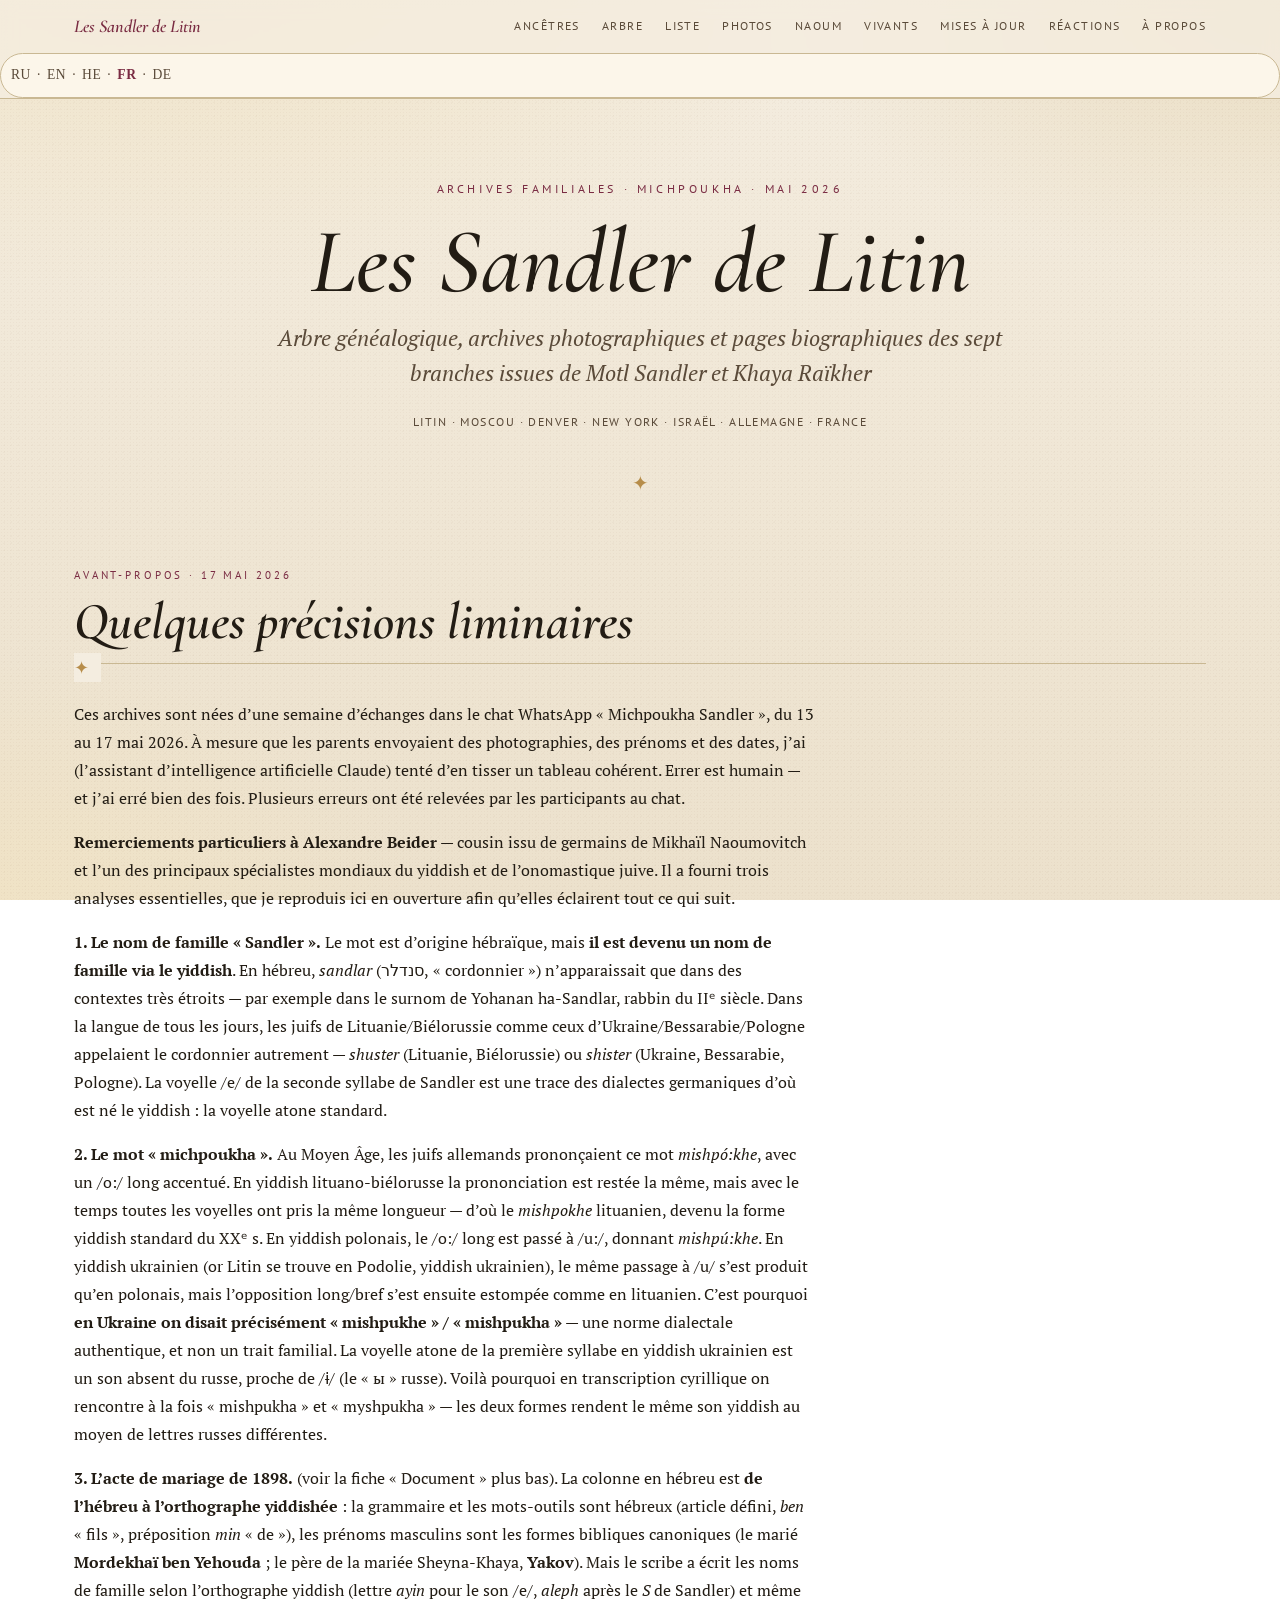
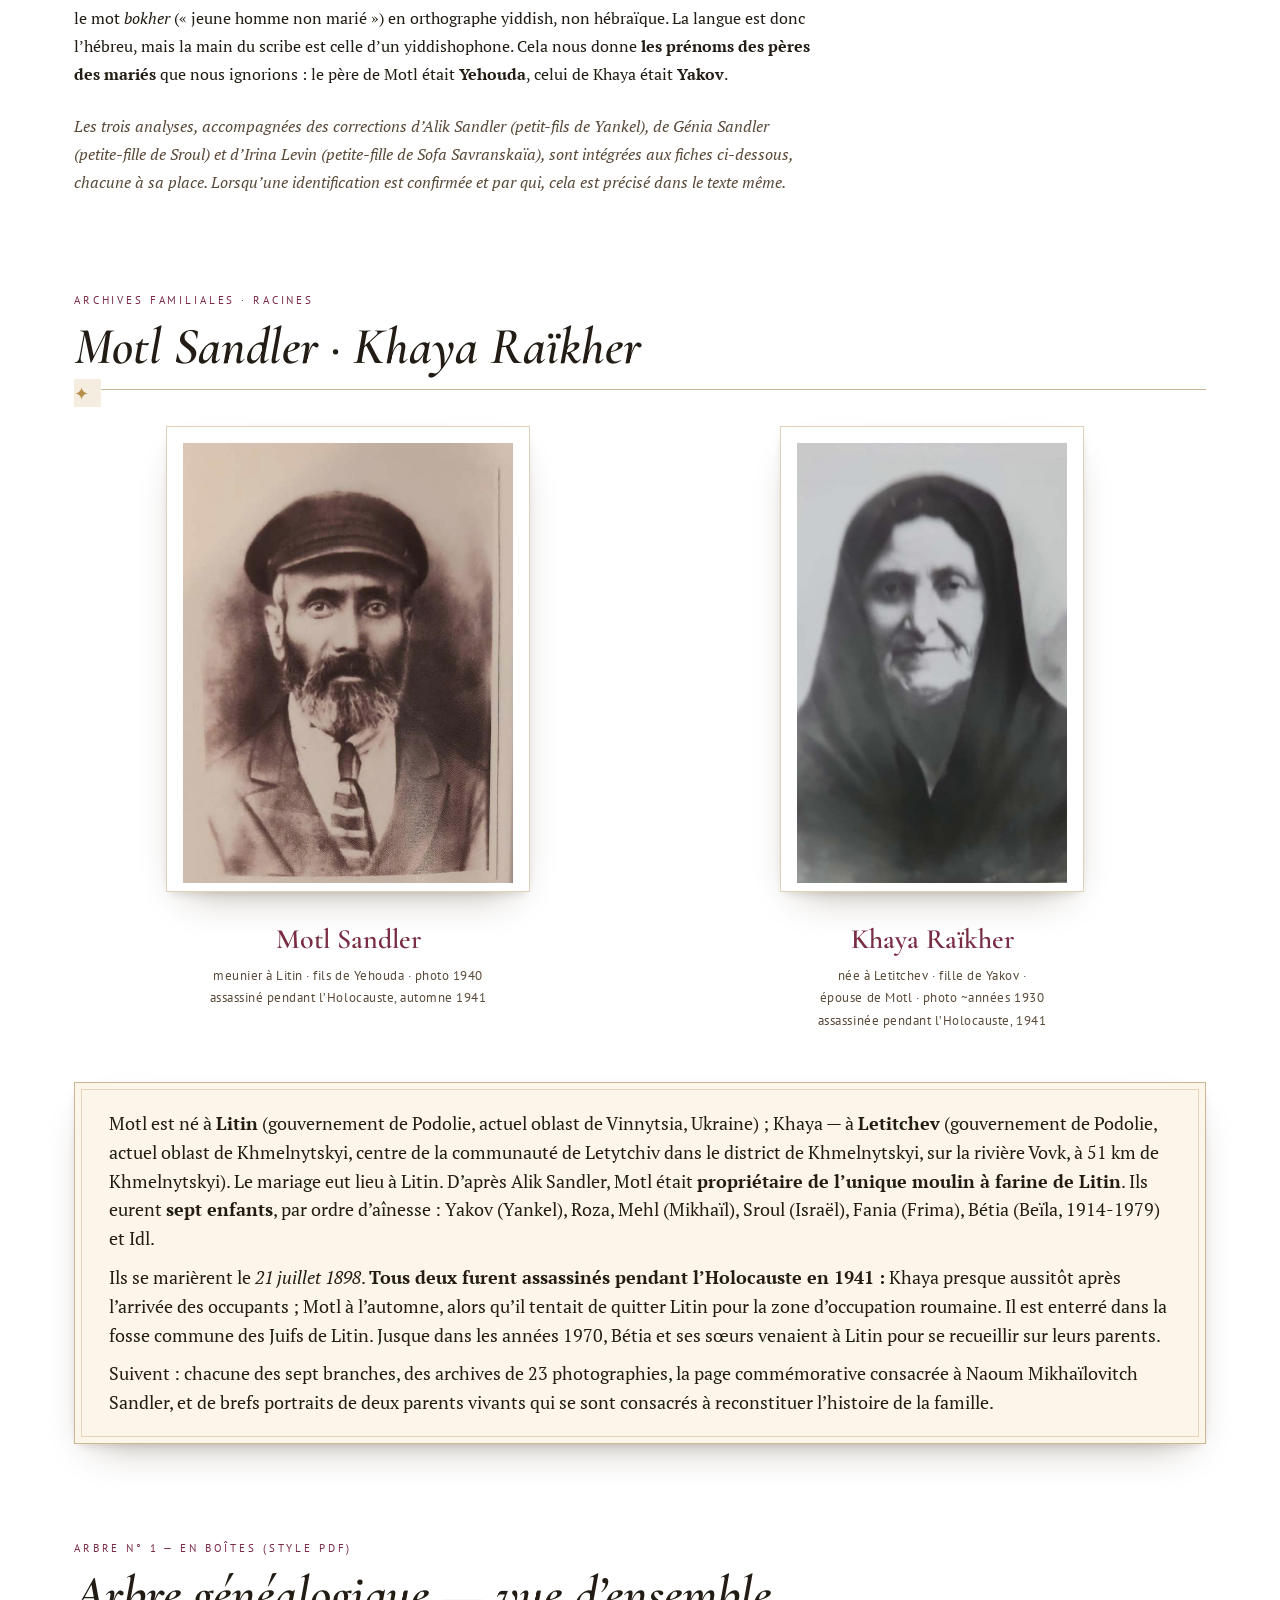
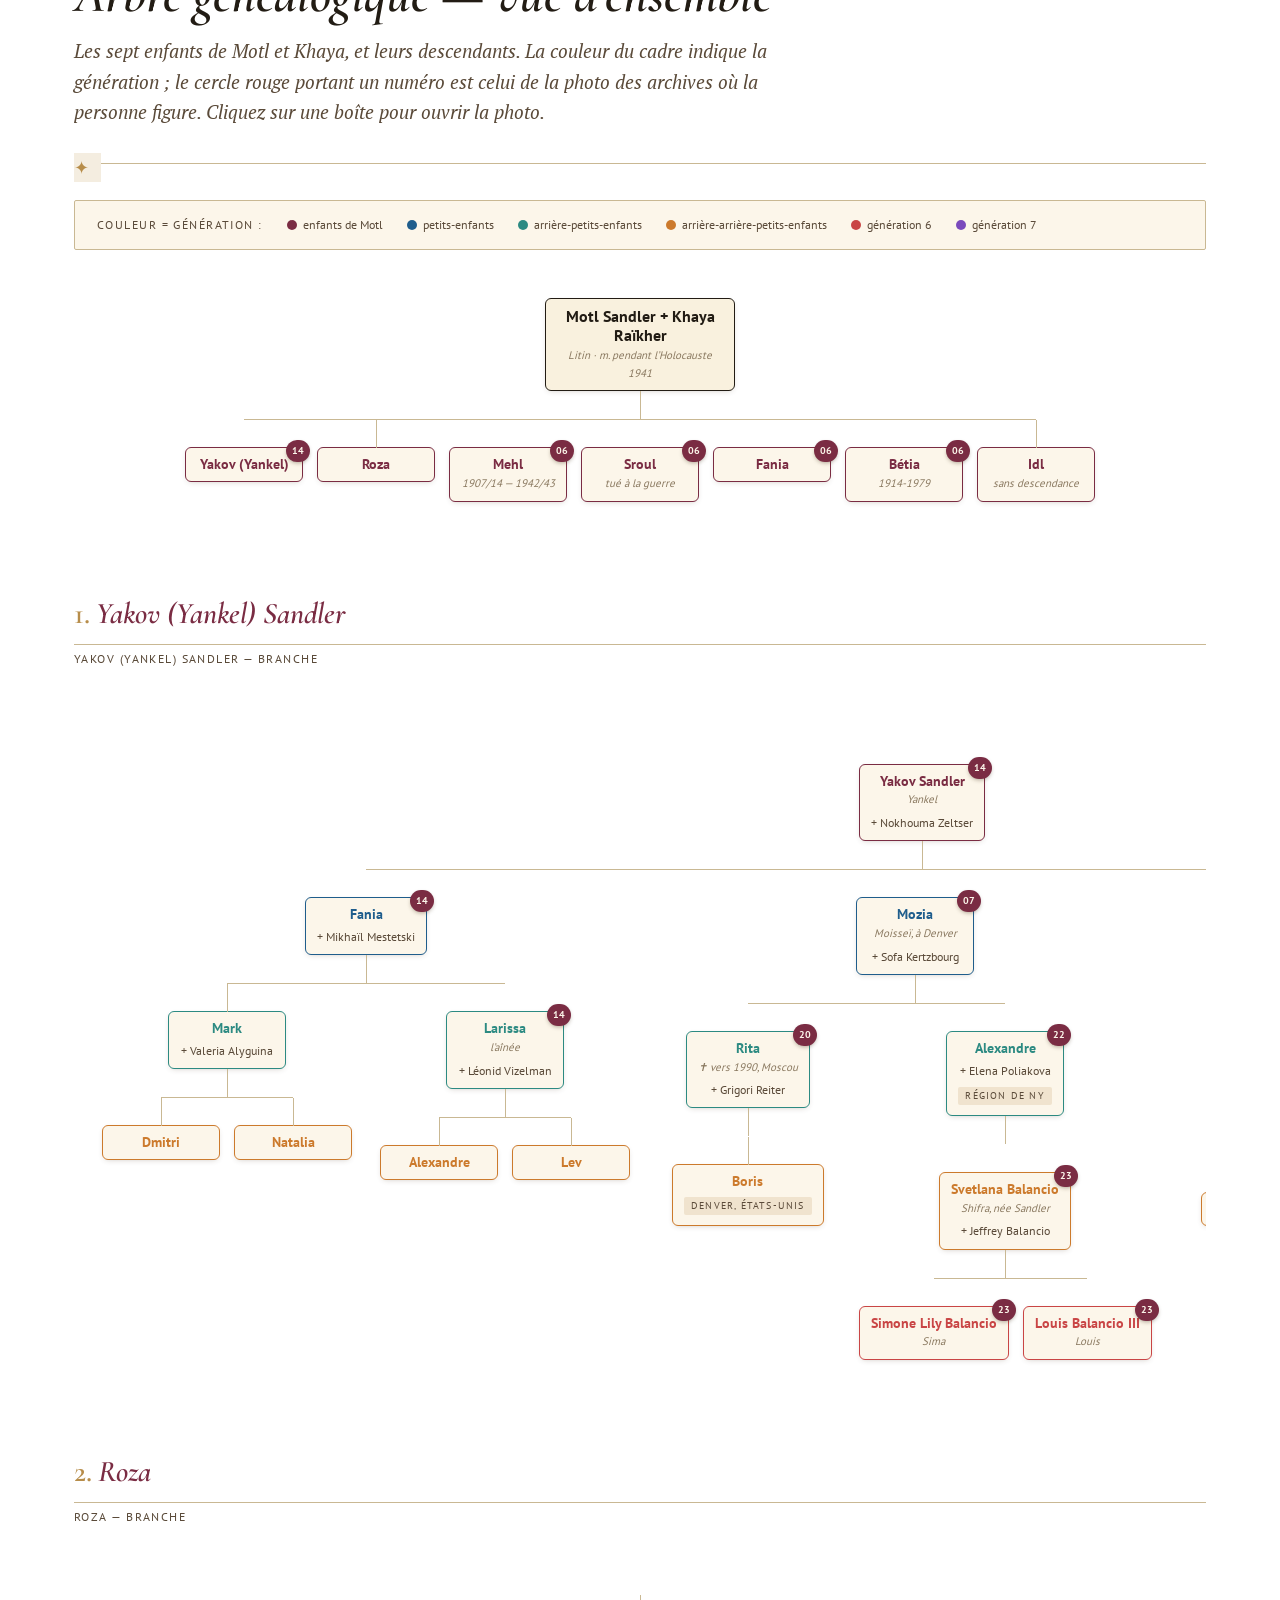
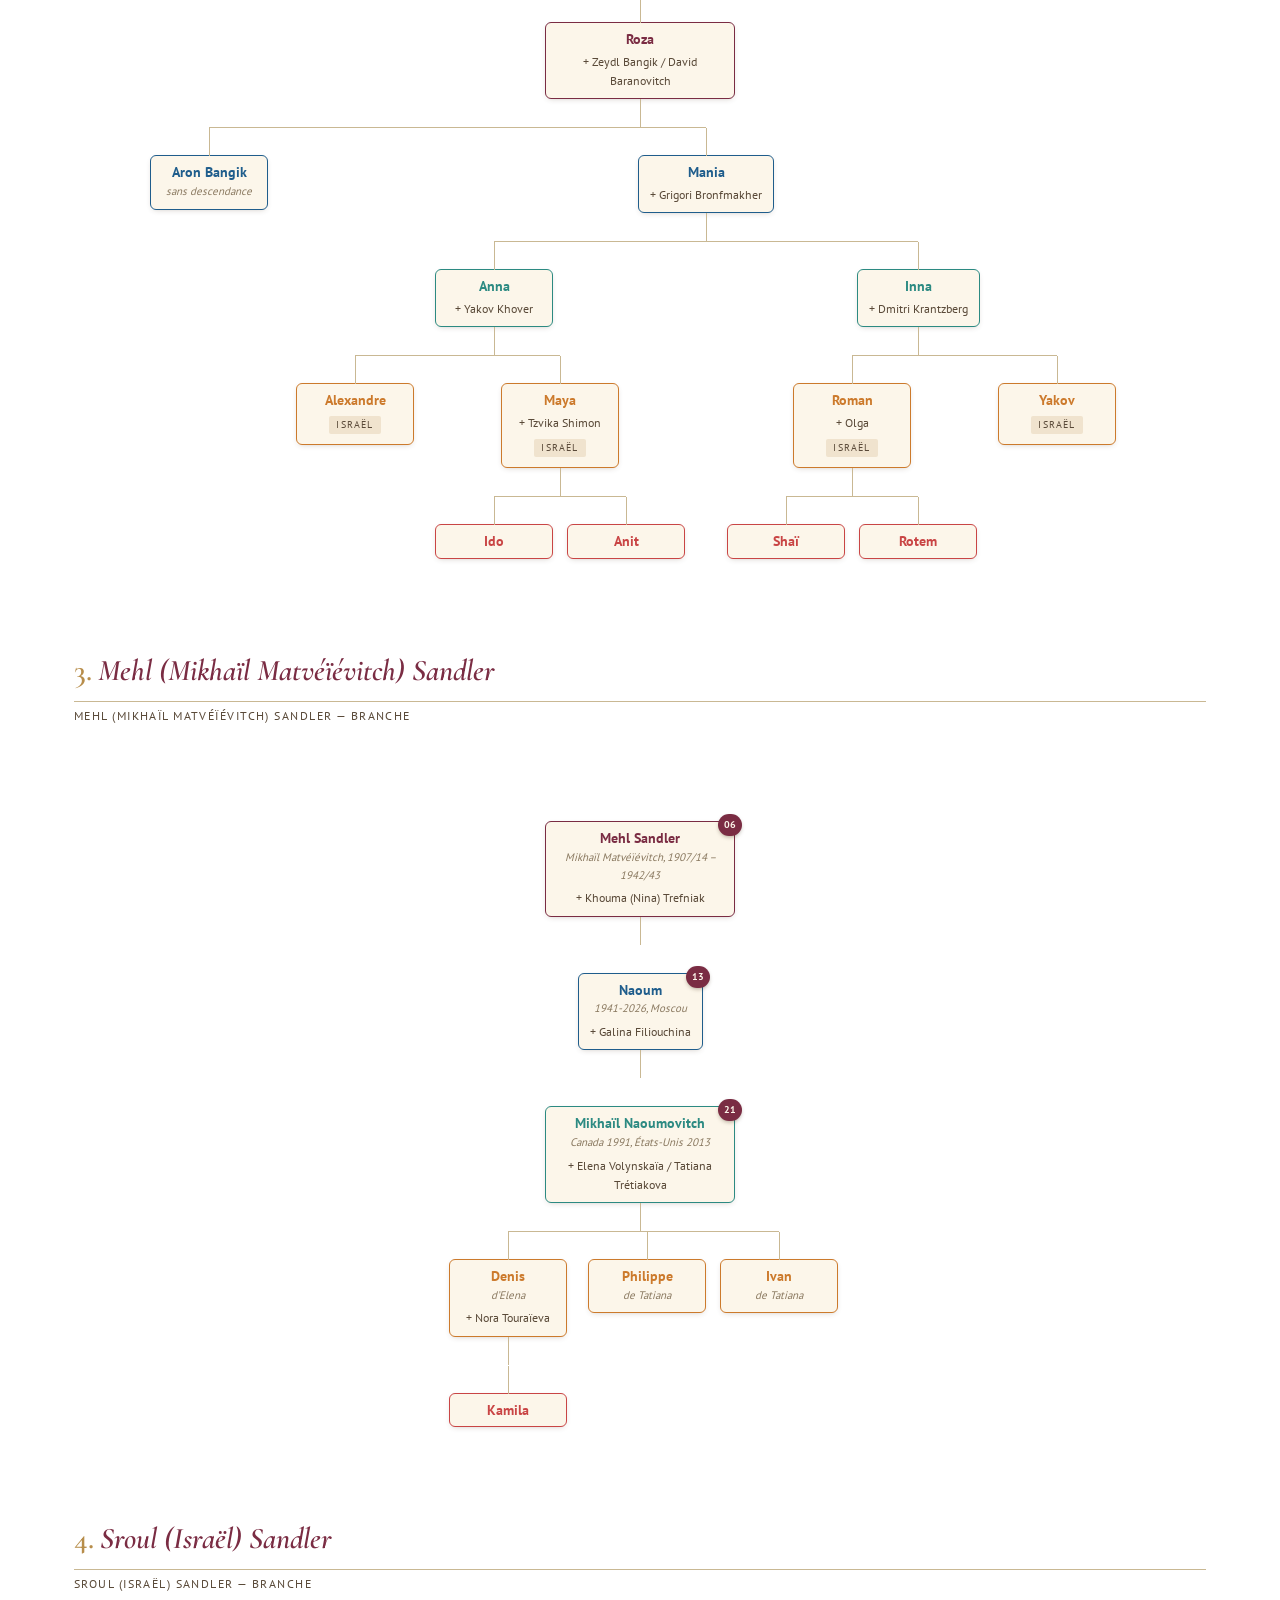
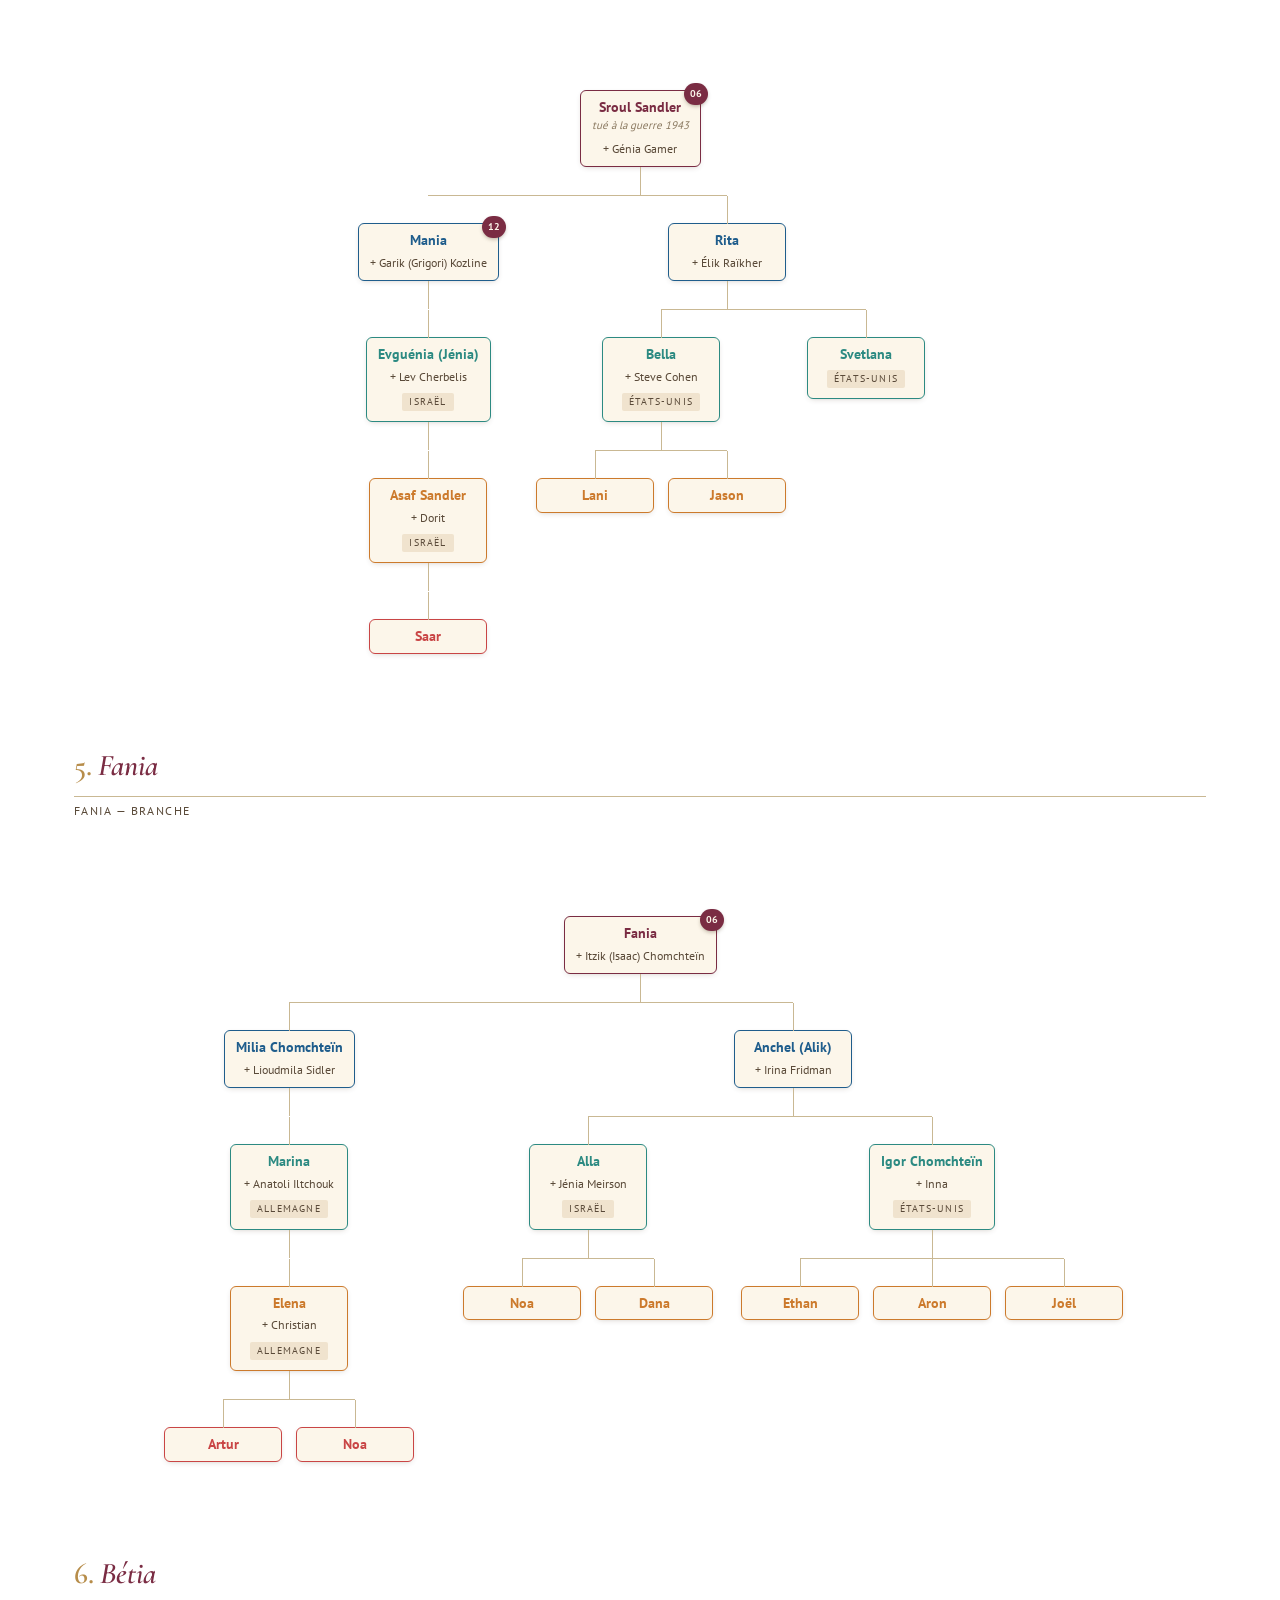
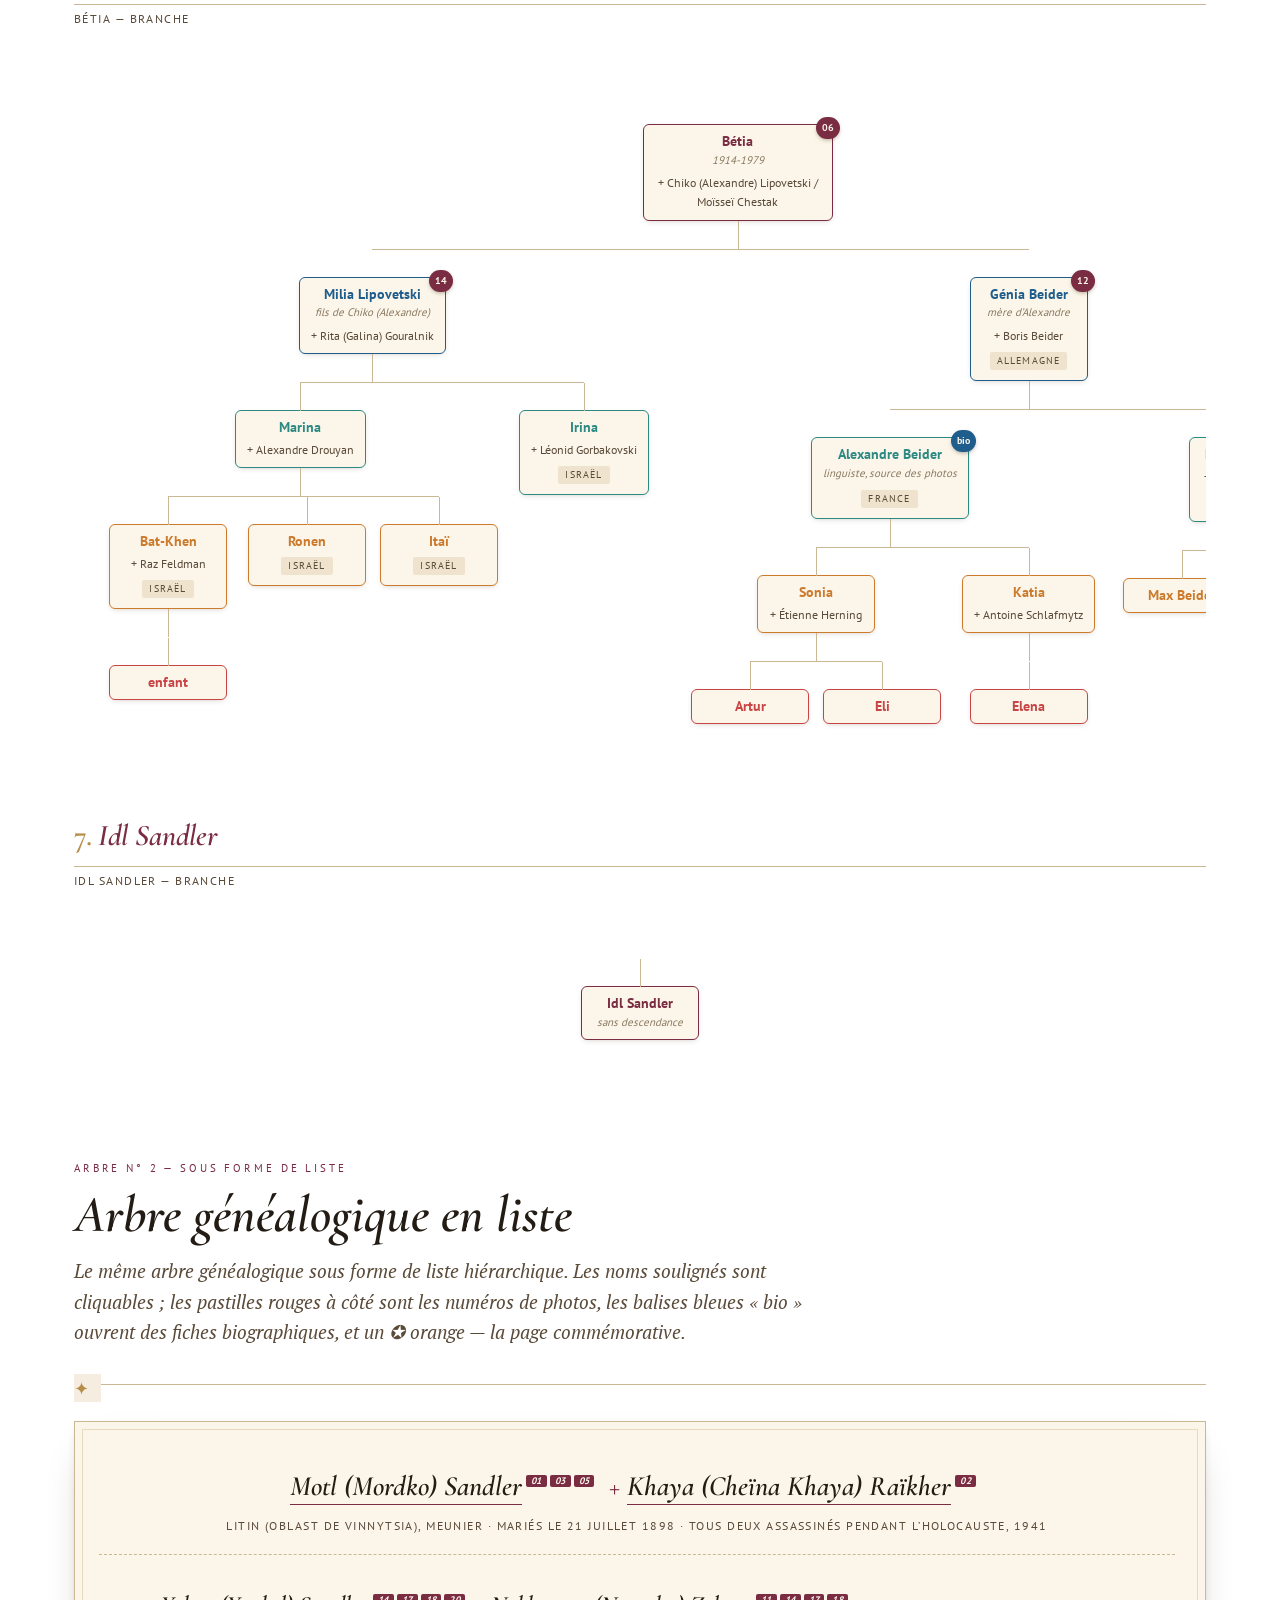
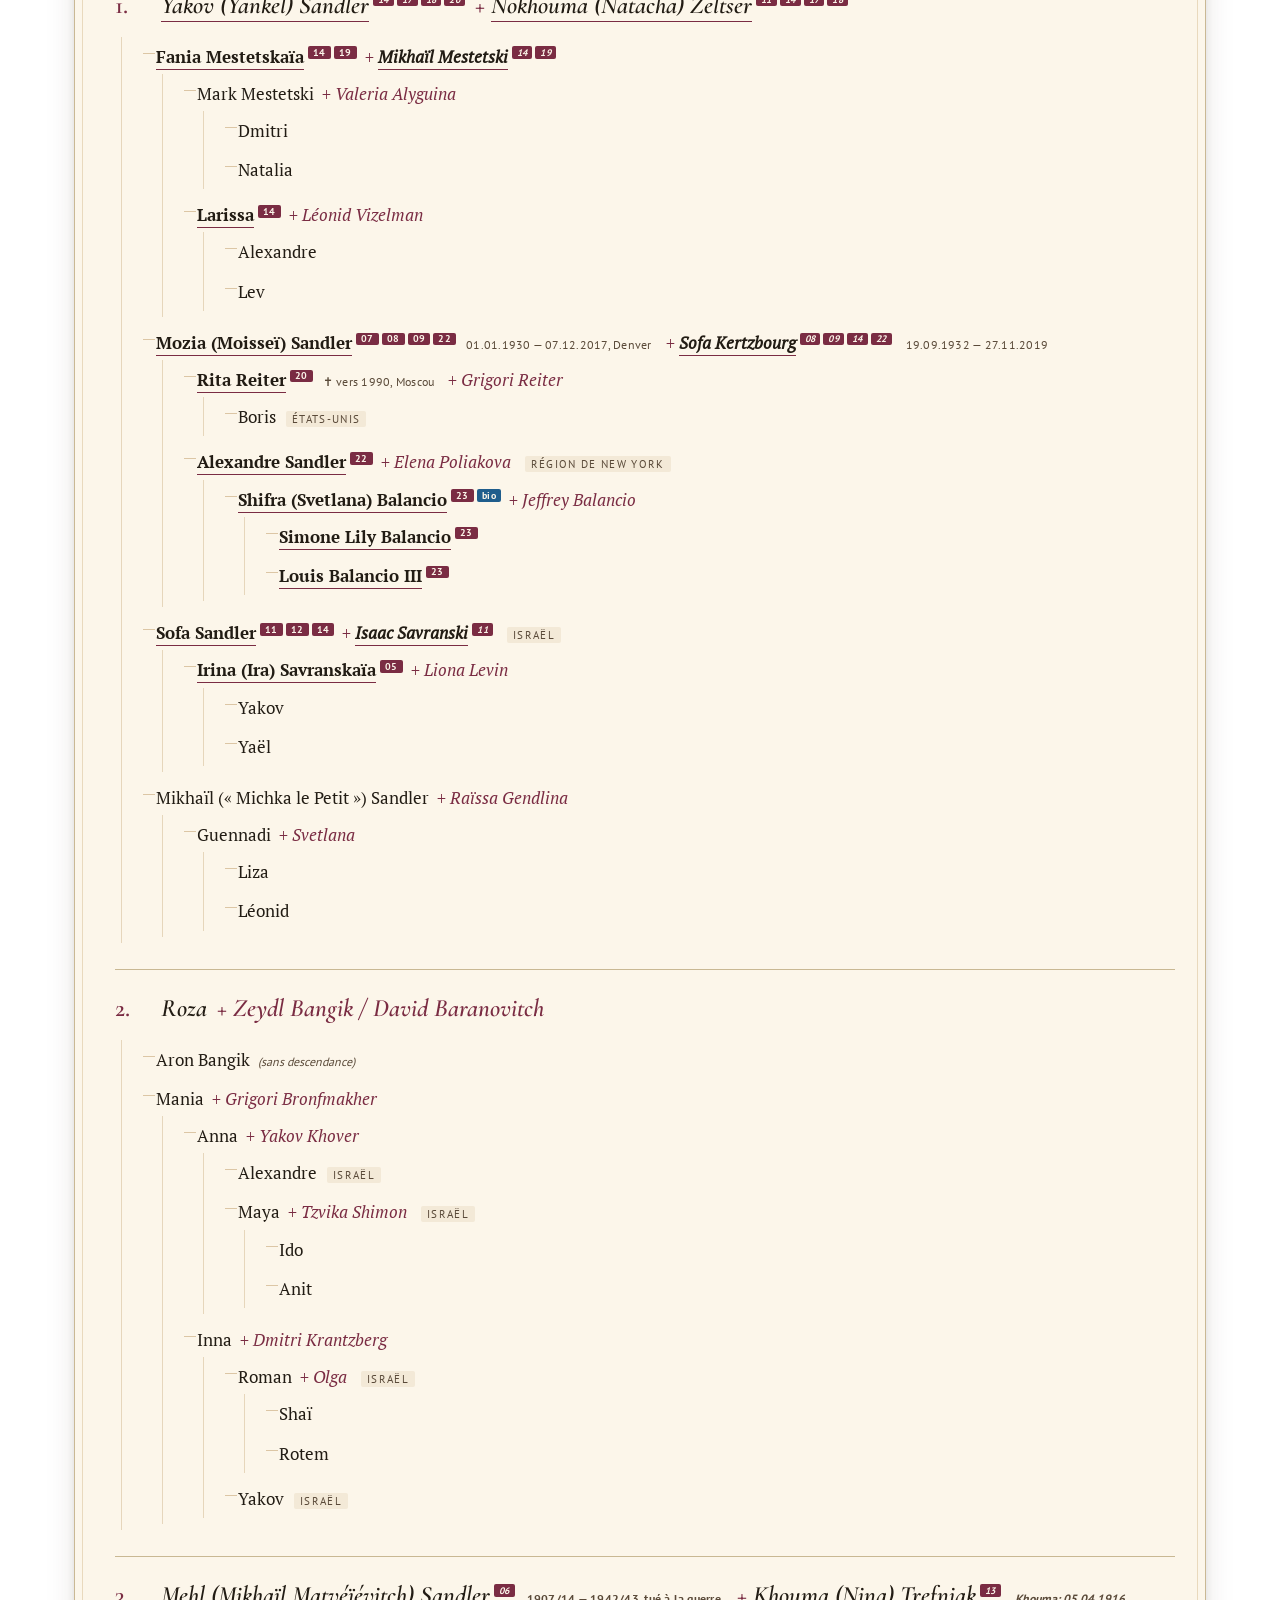
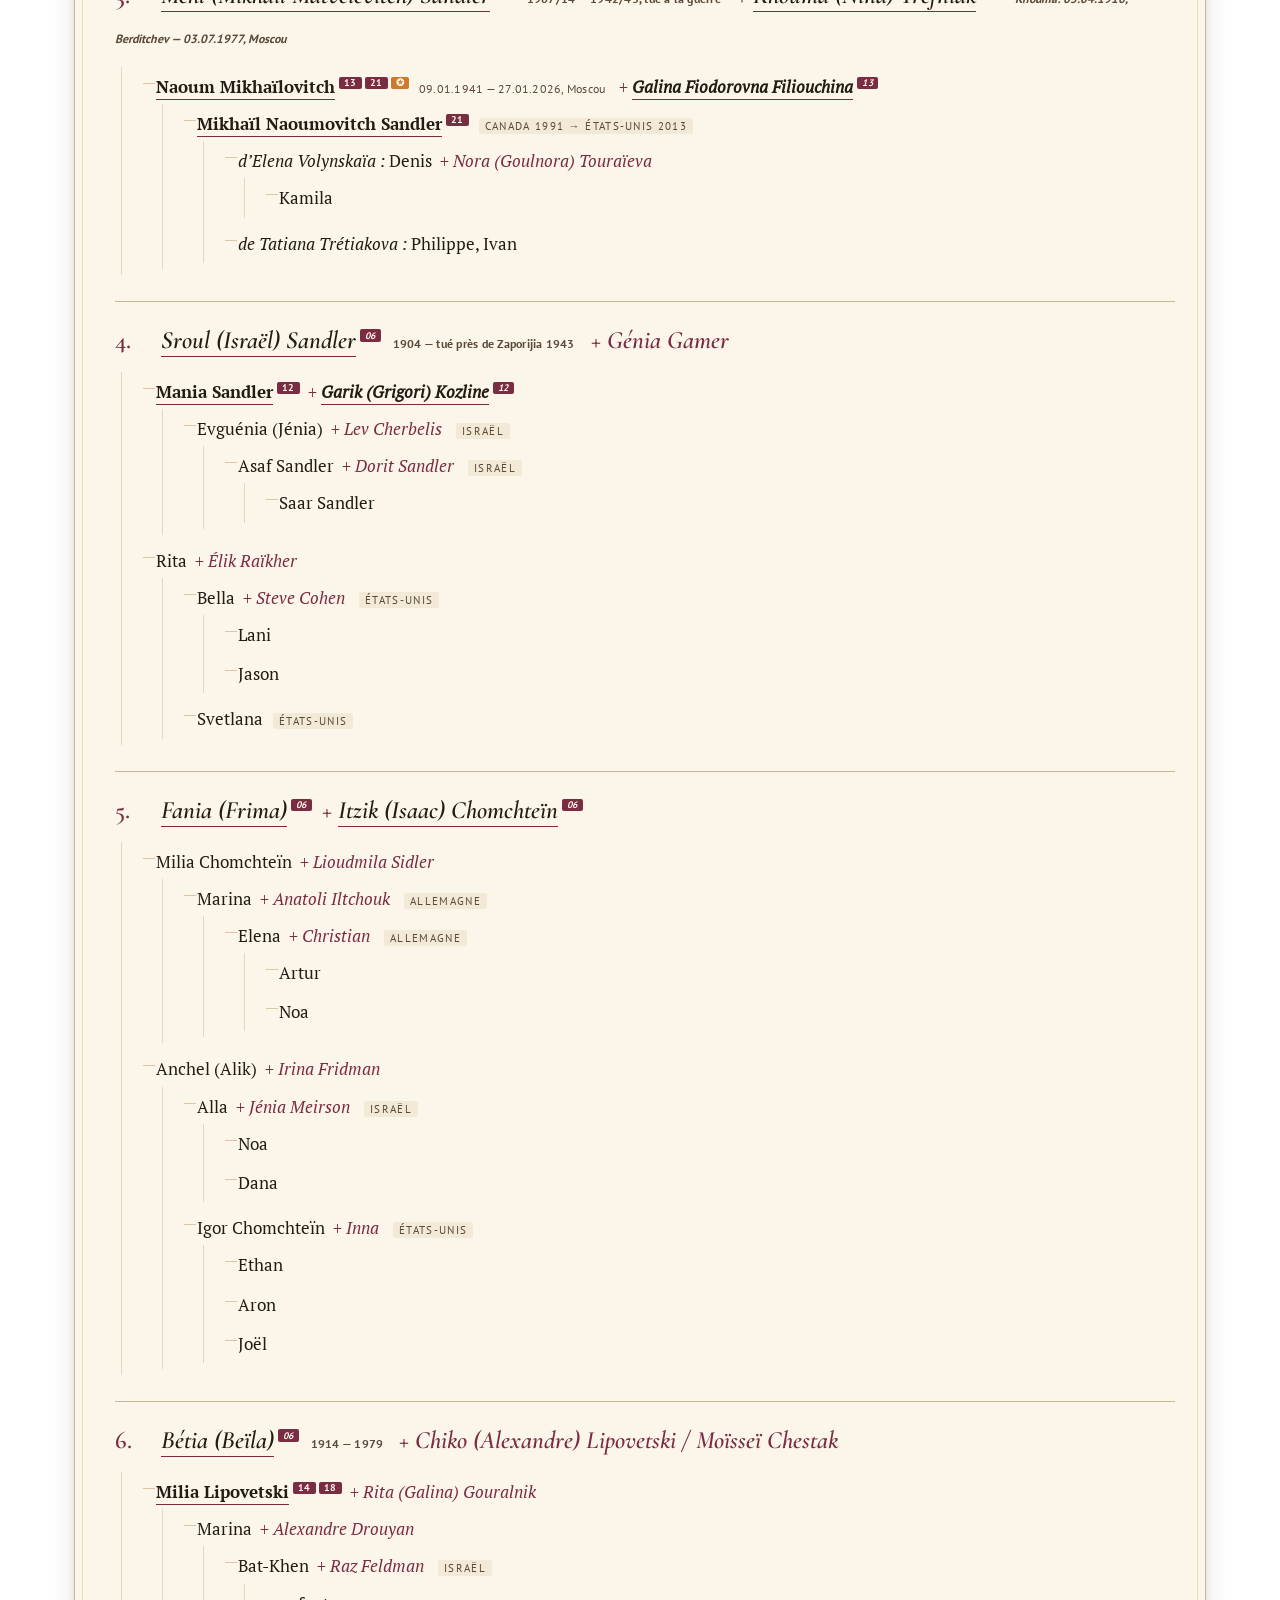
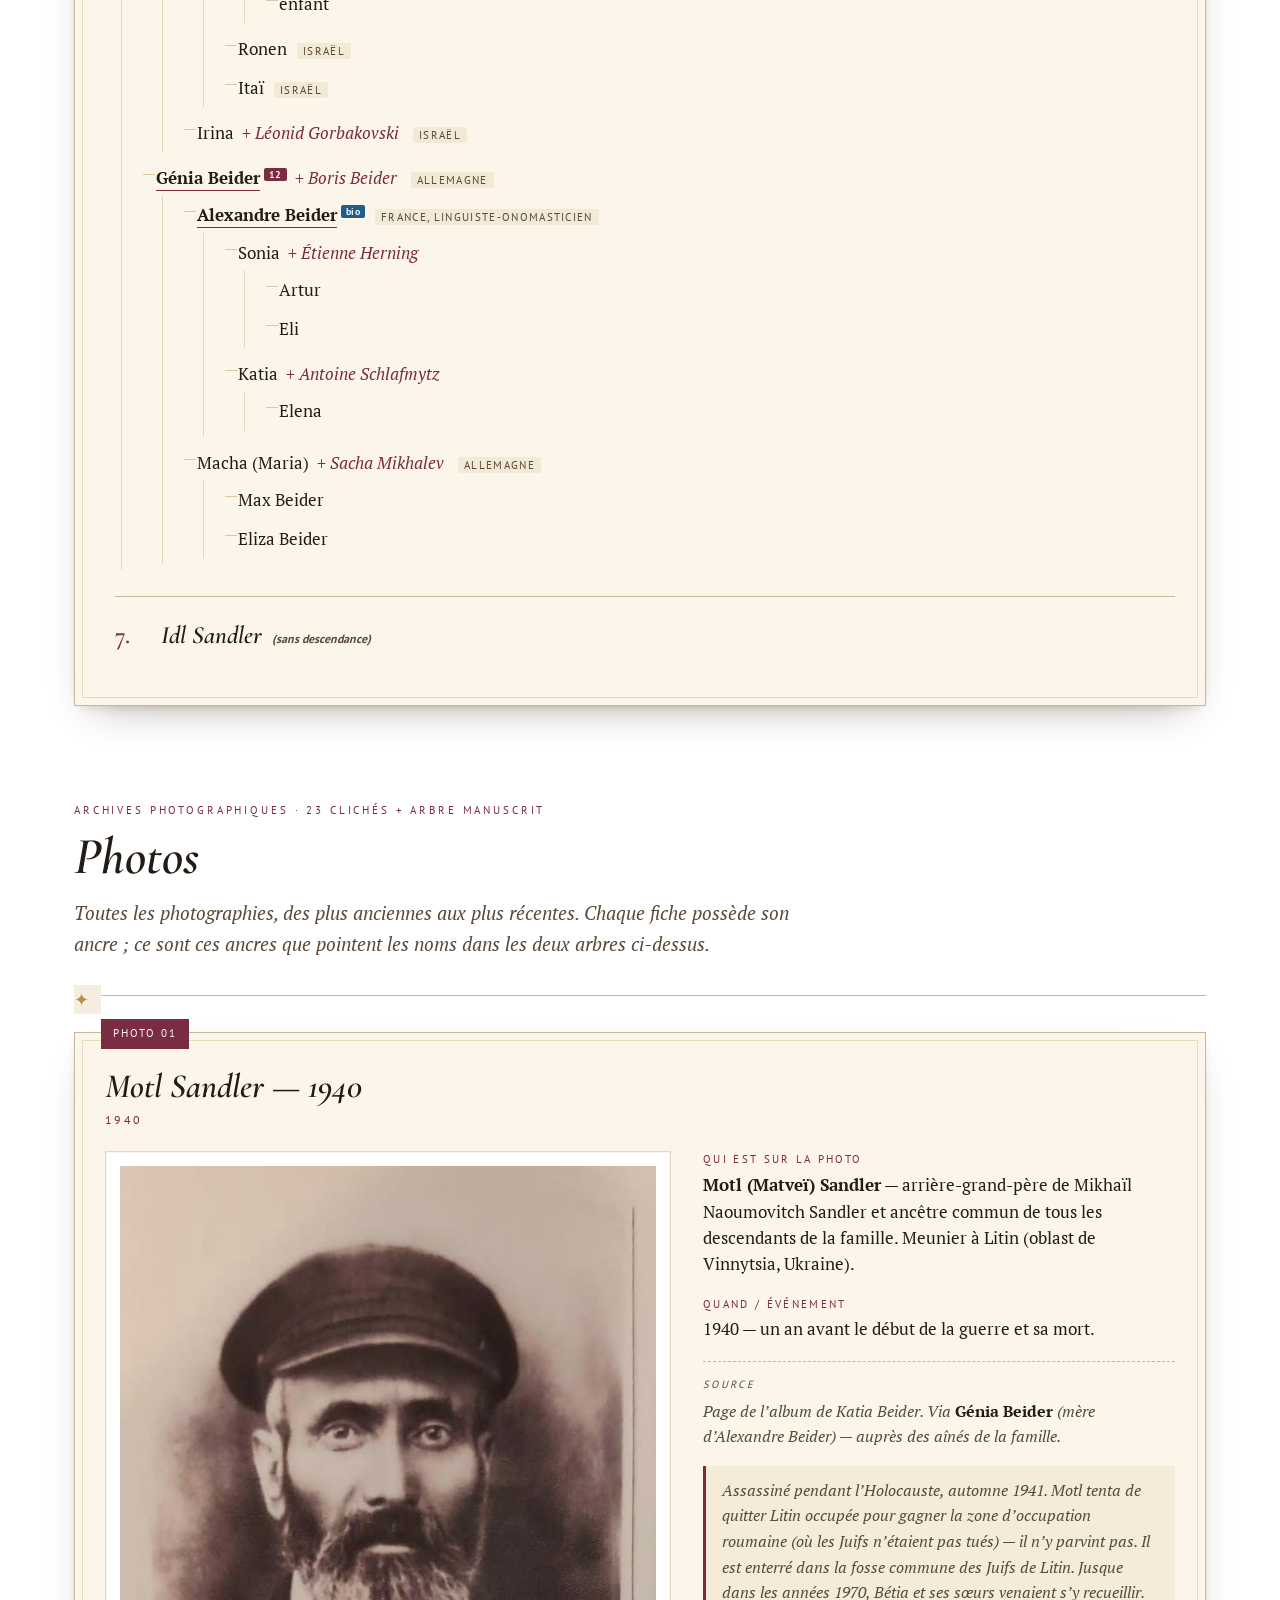
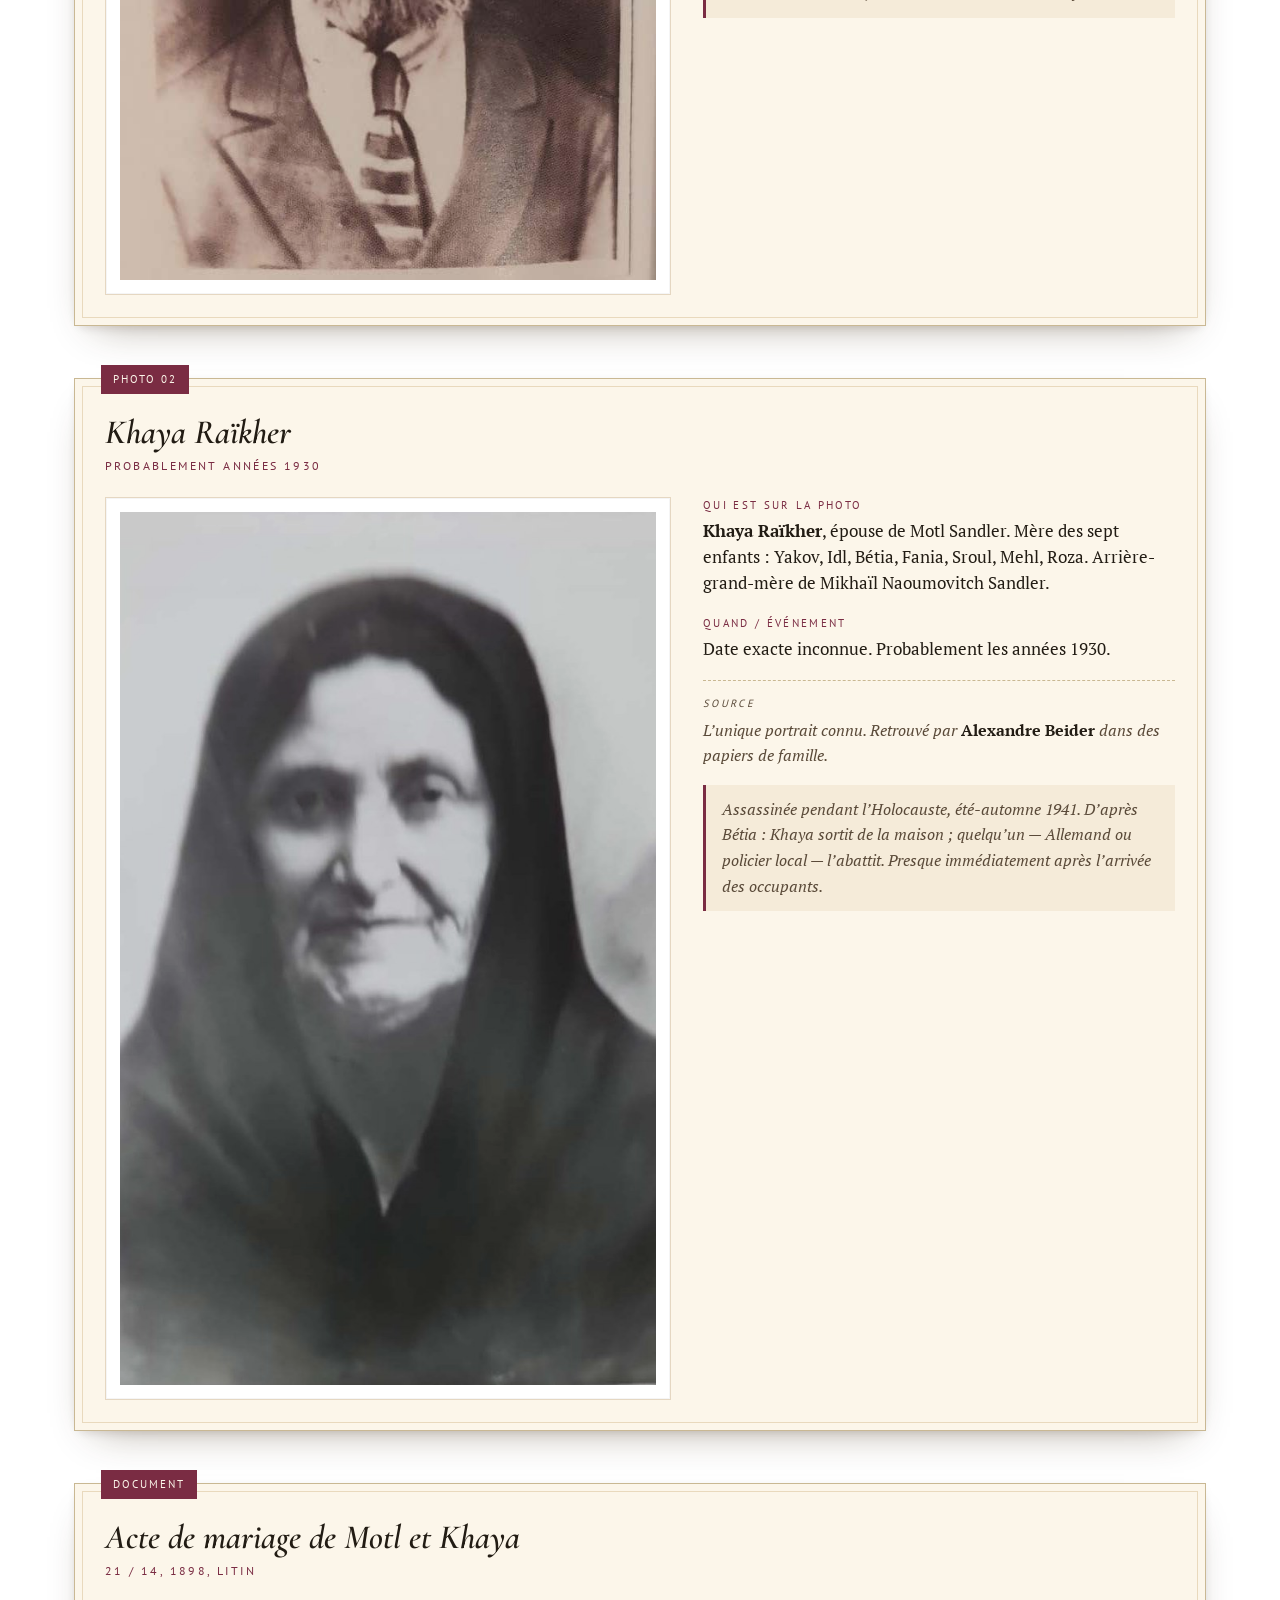
<file: Result/index.fr.html>
<!DOCTYPE html>
<html lang="fr">
<head>
<meta charset="utf-8">
<meta name="viewport" content="width=device-width, initial-scale=1">
<title>Les Sandler de Litin — archives familiales</title>
<link rel="stylesheet" href="fonts.css">
<style>
  :root {
    --bg:        #f4ede0;
    --bg-soft:   #ece1cc;
    --paper:     #fcf6ea;
    --paper-2:   #f9f1de;
    --ink:       #221c14;
    --ink-soft:  #5a4a39;
    --ink-mute:  #8a7960;
    --accent:    #7a2c43;
    --accent-2:  #7a3b1f;
    --rule:      #c9b893;
    --gold:      #b78d4a;
    --shadow:    0 18px 40px -22px rgba(60,40,15,.45),
                 0 4px 12px -6px rgba(60,40,15,.25);
    --gen-2: #7a2c43;
    --gen-3: #1f5d8c;
    --gen-4: #2c8a82;
    --gen-5: #cc7a2c;
    --gen-6: #c94545;
    --gen-7: #7a4abc;
  }

  * { box-sizing: border-box; }
  html, body { margin: 0; padding: 0; }

  body {
    background:
      radial-gradient(1200px 600px at 12% -8%,  #efe2c4 0%, transparent 60%),
      radial-gradient(900px 500px  at 100% 0%,  #e9dcc0 0%, transparent 55%),
      radial-gradient(700px 400px  at 0% 100%,  #f0e3c6 0%, transparent 60%),
      linear-gradient(180deg, var(--bg) 0%, var(--bg-soft) 100%);
    color: var(--ink);
    font-family: "PT Serif", "Times New Roman", serif;
    font-size: 17px;
    line-height: 1.6;
    min-height: 100vh;
    background-attachment: fixed;
  }
  body::before {
    content: "";
    position: fixed; inset: 0;
    background-image:
      radial-gradient(rgba(120,80,30,.07) 1px, transparent 1px),
      radial-gradient(rgba(120,80,30,.05) 1px, transparent 1px);
    background-size: 3px 3px, 7px 7px;
    background-position: 0 0, 1px 1px;
    pointer-events: none;
    z-index: 0;
    mix-blend-mode: multiply;
    opacity: .55;
  }

  nav.top {
    position: sticky; top: 0; z-index: 50;
    backdrop-filter: blur(8px);
    background: rgba(244,237,224,.82);
    border-bottom: 1px solid var(--rule);
    font-family: "PT Sans", system-ui, sans-serif;
    font-size: 12px;
    letter-spacing: .12em;
    text-transform: uppercase;
  }
  nav.top .nav-inner {
    max-width: 1180px; margin: 0 auto;
    padding: 12px 24px;
    display: flex; gap: 4px 22px; flex-wrap: wrap;
    align-items: center;
  }
  nav.top .brand {
    font-family: "Cormorant Garamond", serif;
    font-style: italic; font-weight: 600;
    font-size: 18px;
    text-transform: none;
    letter-spacing: 0;
    color: var(--accent);
    margin-right: auto;
  }
  nav.top a {
    color: var(--ink-soft);
    text-decoration: none;
    padding: 4px 0;
    border-bottom: 1px solid transparent;
  }
  nav.top a:hover {
    color: var(--accent);
    border-bottom-color: var(--accent);
  }

  .wrap {
    position: relative; z-index: 1;
    max-width: 1180px;
    margin: 0 auto;
    padding: 24px 24px 96px;
  }

  h1, h2, h3 { margin-top: 0; }

  section.major {
    margin-top: 96px;
    scroll-margin-top: 72px;
  }
  section.major:first-of-type { margin-top: 24px; }

  .section-kicker {
    font-family: "PT Sans", sans-serif;
    text-transform: uppercase;
    letter-spacing: .26em;
    font-size: 11px;
    color: var(--accent);
    margin-bottom: 10px;
  }
  .section-title {
    font-family: "Cormorant Garamond", serif;
    font-weight: 600;
    font-style: italic;
    font-size: clamp(32px, 5vw, 52px);
    line-height: 1.05;
    margin: 0 0 14px;
    color: var(--ink);
  }
  .section-lede {
    font-family: "PT Serif", serif;
    font-size: clamp(17px, 1.8vw, 19px);
    font-style: italic;
    color: var(--ink-soft);
    max-width: 740px;
    margin-bottom: 36px;
  }
  .section-rule {
    height: 1px; background: var(--rule);
    margin: 0 0 36px;
    position: relative;
  }
  .section-rule::after {
    content: "\2726";
    position: absolute; left: 0; top: -10px;
    background: var(--bg); padding: 0 12px 0 0;
    color: var(--gold); font-size: 18px;
  }

  header.hero {
    text-align: center;
    padding: 56px 12px 36px;
    position: relative;
  }
  header.hero .kicker {
    font-family: "PT Sans", sans-serif;
    text-transform: uppercase;
    letter-spacing: .3em;
    font-size: 12px;
    color: var(--accent);
    margin-bottom: 18px;
  }
  header.hero h1 {
    font-family: "Cormorant Garamond", serif;
    font-weight: 500; font-style: italic;
    font-size: clamp(44px, 8vw, 92px);
    line-height: 1.0;
    margin: 0 0 12px;
  }
  header.hero .subtitle {
    font-family: "PT Serif", serif;
    font-style: italic;
    font-size: clamp(18px, 2.3vw, 22px);
    color: var(--ink-soft);
    max-width: 760px; margin: 12px auto 0;
  }
  header.hero .meta-line {
    margin-top: 22px;
    font-family: "PT Sans", sans-serif;
    font-size: 12px; color: var(--ink-soft);
    letter-spacing: .12em; text-transform: uppercase;
  }
  header.hero::after {
    content: "\2726";
    display: block;
    text-align: center;
    color: var(--gold);
    font-size: 20px;
    margin-top: 36px;
  }

  .patriarchs {
    display: grid;
    grid-template-columns: 1fr 1fr;
    gap: 36px;
    margin-bottom: 48px;
  }
  .patriarch-card { text-align: center; }
  .patriarch-photo {
    background: #fff;
    padding: 16px 16px 8px;
    border: 1px solid rgba(180,140,80,.4);
    box-shadow: var(--shadow);
    display: inline-block;
    max-width: 100%;
  }
  .patriarch-photo img {
    display: block;
    max-width: 100%;
    max-height: 440px;
    width: auto; margin: 0 auto;
    filter: contrast(1.02) saturate(.92);
  }
  .patriarch-name {
    font-family: "Cormorant Garamond", serif;
    font-weight: 600;
    font-size: 28px;
    margin: 18px 0 4px;
    color: var(--accent);
  }
  .patriarch-meta {
    font-family: "PT Sans", sans-serif;
    font-size: 13px;
    color: var(--ink-soft);
    letter-spacing: .04em;
  }
  .patriarch-meta div { margin: 2px 0; }
  .patriarchs-intro {
    background: var(--paper);
    border: 1px solid var(--rule);
    box-shadow: var(--shadow);
    padding: 26px 34px;
    margin-bottom: 64px;
    position: relative;
    font-size: 18px;
  }
  .patriarchs-intro::before {
    content: "";
    position: absolute; inset: 6px;
    border: 1px solid rgba(183,141,74,.32);
    pointer-events: none;
  }
  .patriarchs-intro p { margin: 0 0 10px; }
  .patriarchs-intro p:last-child { margin-bottom: 0; }

  /* visual tree */
  .tree-legend {
    display: flex; flex-wrap: wrap; gap: 8px 24px;
    margin: 0 0 32px;
    padding: 14px 22px;
    background: var(--paper);
    border: 1px solid var(--rule);
    border-radius: 2px;
    font-family: "PT Sans", sans-serif;
    font-size: 12px;
    color: var(--ink-soft);
    align-items: center;
  }
  .tree-legend .lbl { letter-spacing: .12em; text-transform: uppercase; }
  .tree-legend .dot {
    display: inline-block; width: 10px; height: 10px;
    border-radius: 50%; margin-right: 6px;
    vertical-align: middle;
  }
  .tree-legend .item { display: flex; align-items: center; }

  .ctree, .ctree ul {
    list-style: none;
    margin: 0; padding: 0;
    position: relative;
  }
  .ctree {
    overflow-x: auto;
    overflow-y: visible;
    padding: 16px 0 24px;
    -webkit-overflow-scrolling: touch;
    /* Make horizontal scroll visible on wide trees so users know they can scroll */
    scrollbar-color: var(--gen-3) var(--paper);
    scrollbar-width: thin;
  }
  .ctree::-webkit-scrollbar { height: 10px; }
  .ctree::-webkit-scrollbar-track { background: var(--paper); border-radius: 5px; }
  .ctree::-webkit-scrollbar-thumb { background: var(--gen-3); border-radius: 5px; }
  .ctree::-webkit-scrollbar-thumb:hover { background: var(--gen-2); }
  .ctree ul {
    display: flex;
    justify-content: center;
    padding-top: 28px;
    position: relative;
    /* Let ul size to its content so wide trees scroll instead of overflowing the page */
    width: max-content;
    min-width: 100%;
    margin: 0 auto;
  }
  .ctree ul::before {
    content: "";
    position: absolute;
    top: 0; left: 50%;
    width: 1px; height: 28px;
    background: var(--rule);
  }
  /* outermost ul of a per-branch tree has no parent .tnode above it -
     suppress the dangling line. The overview tree is wrapped in
     .root-wrap so its ul is not a direct child of .ctree. */
  .ctree > ul::before { display: none; }
  .ctree li {
    flex: 0 0 auto;
    padding: 28px 7px 0;
    position: relative;
    text-align: center;
  }
  .ctree li::before,
  .ctree li::after {
    content: "";
    position: absolute;
    top: 0; height: 1px;
    background: var(--rule);
  }
  .ctree li::before {
    right: 50%;
    width: 50%;
  }
  .ctree li::after {
    left: 50%;
    width: 50%;
  }
  .ctree li:only-child::before,
  .ctree li:only-child::after { display: none; }
  .ctree li:first-child::before { background: transparent; }
  .ctree li:last-child::after  { background: transparent; }
  .ctree li > .tnode::before {
    content: "";
    position: absolute;
    top: -28px; left: 50%;
    width: 1px; height: 28px;
    background: var(--rule);
  }
  .ctree li:only-child > .tnode::before { display: block; }
  .ctree > ul > li > .tnode::before { display: none; }
  .ctree .root-wrap {
    display: flex;
    flex-direction: column;
    align-items: center;
  }
  .ctree .root-wrap > .tnode { margin: 0 auto; }

  .tnode {
    display: inline-block;
    position: relative;
    min-width: 118px;
    max-width: 190px;
    padding: 8px 11px;
    border: 1.5px solid var(--gen-2);
    border-radius: 6px;
    background: var(--paper);
    font-family: "PT Sans", sans-serif;
    text-align: center;
    box-shadow: 0 2px 6px -3px rgba(60,40,15,.3);
    transition: transform .15s ease, box-shadow .15s ease;
  }
  .tnode:hover {
    transform: translateY(-1px);
    box-shadow: 0 4px 12px -4px rgba(60,40,15,.4);
  }
  .tnode .nm {
    display: block;
    font-weight: 700;
    font-size: 14px;
    color: var(--gen-2);
    line-height: 1.2;
  }
  .tnode .alt {
    display: block;
    font-size: 11px;
    font-style: italic;
    color: var(--ink-mute);
    margin-top: 2px;
  }
  .tnode .sp {
    display: block;
    font-size: 12px;
    color: var(--ink-soft);
    margin-top: 4px;
  }
  .tnode .pl {
    display: inline-block;
    margin-top: 5px;
    padding: 1px 7px;
    background: rgba(180,140,80,.18);
    font-size: 10px;
    text-transform: uppercase;
    letter-spacing: .12em;
    color: var(--ink-soft);
    border-radius: 2px;
  }
  .tnode.g2 { border-color: var(--gen-2); }
  .tnode.g2 .nm { color: var(--gen-2); }
  .tnode.g3 { border-color: var(--gen-3); }
  .tnode.g3 .nm { color: var(--gen-3); }
  .tnode.g4 { border-color: var(--gen-4); }
  .tnode.g4 .nm { color: var(--gen-4); }
  .tnode.g5 { border-color: var(--gen-5); }
  .tnode.g5 .nm { color: var(--gen-5); }
  .tnode.g6 { border-color: var(--gen-6); }
  .tnode.g6 .nm { color: var(--gen-6); }
  .tnode.g7 { border-color: var(--gen-7); }
  .tnode.g7 .nm { color: var(--gen-7); }
  .tnode.root {
    border-color: var(--ink);
    background: var(--paper-2);
  }
  .tnode.root .nm { color: var(--ink); font-size: 16px; }

  a.tnode-link {
    text-decoration: none;
    display: inline-block;
  }
  a.tnode-link .tnode { cursor: pointer; }
  .tnode .ph-marker {
    position: absolute;
    top: -8px; right: -8px;
    min-width: 22px; height: 22px;
    padding: 0 6px;
    background: var(--accent);
    color: var(--paper);
    border-radius: 11px;
    font-size: 10px;
    font-weight: 700;
    font-family: "PT Sans", sans-serif;
    line-height: 22px;
    text-align: center;
    box-shadow: 0 2px 4px -1px rgba(60,40,15,.4);
  }
  .tnode .ph-marker.mem { background: var(--gen-5); }
  .tnode .ph-marker.bio { background: var(--gen-3); }

  .branch-title {
    font-family: "Cormorant Garamond", serif;
    font-style: italic;
    font-size: 30px;
    font-weight: 600;
    color: var(--accent);
    margin: 64px 0 4px;
    padding-bottom: 6px;
    border-bottom: 1px solid var(--rule);
  }
  .branch-title .num {
    font-style: normal;
    color: var(--gold);
    margin-right: 6px;
  }
  .branch-sub {
    font-family: "PT Sans", sans-serif;
    font-size: 12px;
    color: var(--ink-soft);
    letter-spacing: .12em;
    text-transform: uppercase;
    margin-bottom: 24px;
  }

  /* list tree */
  .ltree-card {
    background: var(--paper);
    border: 1px solid var(--rule);
    padding: 36px 30px 36px 24px;
    box-shadow: var(--shadow);
    position: relative;
  }
  .ltree-card::before {
    content: "";
    position: absolute; inset: 7px;
    border: 1px solid rgba(183,141,74,.28);
    pointer-events: none;
  }
  .ltree .root-couple {
    font-family: "Cormorant Garamond", serif;
    font-size: clamp(22px, 3vw, 28px);
    font-style: italic;
    font-weight: 600;
    text-align: center;
    padding: 6px 0 18px;
    border-bottom: 1px dashed var(--rule);
    margin-bottom: 20px;
  }
  .ltree .root-couple .m { font-weight: 400; color: var(--accent); padding: 0 4px; }
  .ltree .root-couple .meta {
    display: block;
    font-family: "PT Sans", sans-serif;
    font-size: 12px;
    font-weight: 400;
    font-style: normal;
    text-transform: uppercase;
    letter-spacing: .12em;
    color: var(--ink-soft);
    margin-top: 8px;
  }
  .ltree ul {
    list-style: none;
    margin: 0;
    padding-left: 22px;
    position: relative;
  }
  .ltree > ul { padding-left: 4px; }
  .ltree ul ul {
    margin-top: 4px;
    padding-left: 22px;
    border-left: 1px solid rgba(180,140,80,.30);
    margin-left: 6px;
  }
  .ltree li {
    padding: 6px 0 6px 12px;
    position: relative;
    font-family: "PT Serif", serif;
  }
  .ltree ul ul li::before {
    content: "";
    position: absolute;
    left: -1px; top: 16px;
    width: 12px; height: 1px;
    background: rgba(180,140,80,.45);
  }
  .ltree .branch-head {
    font-family: "Cormorant Garamond", serif;
    font-style: italic;
    font-size: clamp(20px, 2.4vw, 25px);
    font-weight: 600;
    padding: 18px 0 8px;
    border-top: 1px solid var(--rule);
    margin-top: 14px;
  }
  .ltree > ul > li:first-child .branch-head {
    border-top: none; margin-top: 0; padding-top: 4px;
  }
  .ltree > ul > li:first-child .branch-head::before { display: none; }
  .ltree .branch-head .num {
    display: inline-block;
    width: 1.6em;
    color: var(--accent);
    font-style: normal;
  }
  .ltree .m { color: var(--accent); font-style: italic; margin: 0 4px; }
  .ltree .dates {
    font-family: "PT Sans", sans-serif;
    font-size: 12px;
    color: var(--ink-soft);
    margin: 0 6px;
    letter-spacing: .02em;
    font-style: normal;
  }
  .ltree .place {
    font-family: "PT Sans", sans-serif;
    font-size: 11px;
    color: var(--ink-soft);
    text-transform: uppercase;
    letter-spacing: .12em;
    margin-left: 6px;
    background: rgba(183,141,74,.12);
    padding: 1px 6px;
    border-radius: 2px;
  }
  .ltree .meta-inline {
    font-family: "PT Sans", sans-serif;
    font-size: 12px;
    color: var(--ink-soft);
    margin-left: 4px;
    font-style: italic;
  }

  a.linked-name {
    color: var(--ink);
    text-decoration: none;
    border-bottom: 1.5px solid var(--accent);
    padding-bottom: 1px;
    font-weight: 700;
  }
  a.linked-name:hover {
    color: var(--accent);
    background: rgba(122,44,67,.08);
  }
  sup.ref-cluster {
    display: inline-flex;
    gap: 3px;
    margin-left: 4px;
    line-height: 1;
    vertical-align: super;
    font-size: 75%;
  }
  a.ph-ref {
    font-family: "PT Sans", sans-serif;
    font-size: 9.5px;
    font-weight: 700;
    background: var(--accent);
    color: var(--paper);
    padding: 1.5px 5px;
    border-radius: 2px;
    text-decoration: none;
    letter-spacing: .04em;
  }
  a.ph-ref:hover { background: var(--ink); }
  a.ph-ref.bio { background: var(--gen-3); }
  a.ph-ref.mem { background: var(--gen-5); }

  /* album */
  .album-card {
    background: var(--paper);
    border: 1px solid var(--rule);
    box-shadow: var(--shadow);
    padding: 28px 30px 30px;
    margin-bottom: 52px;
    position: relative;
    scroll-margin-top: 72px;
  }
  .album-card::before {
    content: "";
    position: absolute; inset: 7px;
    border: 1px solid rgba(183,141,74,.28);
    pointer-events: none;
  }
  .album-card-num {
    position: absolute;
    top: -14px; left: 26px;
    background: var(--accent);
    color: var(--paper);
    font-family: "PT Sans", sans-serif;
    font-size: 11px;
    letter-spacing: .18em;
    padding: 6px 12px;
    text-transform: uppercase;
  }
  .album-card-title {
    font-family: "Cormorant Garamond", serif;
    font-weight: 600;
    font-style: italic;
    font-size: clamp(26px, 3.2vw, 34px);
    line-height: 1.15;
    margin: 6px 0 4px;
  }
  .album-card-date {
    font-family: "PT Sans", sans-serif;
    font-size: 12px;
    color: var(--accent);
    letter-spacing: .2em;
    text-transform: uppercase;
    margin-bottom: 22px;
  }
  .album-card-body {
    display: grid;
    grid-template-columns: minmax(0, 1.2fr) minmax(0, 1fr);
    gap: 32px;
  }
  .album-card-body.tall .photo-frame img { max-height: 720px; }
  .photo-frame {
    background: #fff;
    padding: 14px;
    border: 1px solid rgba(180,140,80,.35);
    box-shadow: inset 0 0 0 1px rgba(0,0,0,.04);
    text-align: center;
  }
  .photo-frame img {
    max-width: 100%;
    height: auto;
    display: block;
    margin: 0 auto;
    filter: contrast(1.02) saturate(.92);
  }
  .photo-frame.tree img { filter: none; max-height: none; }
  .album-card-fields .field { margin: 0 0 18px; }
  .album-card-fields .field-label {
    font-family: "PT Sans", sans-serif;
    font-size: 10.5px;
    letter-spacing: .22em;
    text-transform: uppercase;
    color: var(--accent);
    margin-bottom: 4px;
    display: block;
  }
  .album-card-fields .field-body { font-size: 17px; line-height: 1.55; }
  .album-card-source {
    margin-top: 18px; padding-top: 14px;
    border-top: 1px dashed var(--rule);
    font-size: 16px; color: var(--ink-soft);
    font-style: italic;
  }
  .album-card-source strong { font-style: normal; color: var(--ink); }
  .album-card-note {
    margin-top: 16px;
    padding: 12px 16px;
    background: rgba(183,141,74,.10);
    border-left: 3px solid var(--accent);
    font-size: 16px;
    font-style: italic;
    color: var(--ink-soft);
  }
  .album-card-note strong { font-style: normal; color: var(--ink); }

  /* memorial */
  .memorial {
    background: var(--paper);
    border: 1px solid var(--rule);
    box-shadow: var(--shadow);
    padding: 48px 44px;
    position: relative;
    text-align: center;
  }
  .memorial::before {
    content: "";
    position: absolute; inset: 8px;
    border: 1px solid rgba(183,141,74,.28);
    pointer-events: none;
  }
  .memorial .kicker {
    font-family: "PT Sans", sans-serif;
    text-transform: uppercase;
    letter-spacing: .32em;
    font-size: 11px;
    color: var(--accent);
    margin-bottom: 14px;
  }
  .memorial h2 {
    font-family: "Cormorant Garamond", serif;
    font-weight: 600;
    font-size: clamp(34px, 4.5vw, 48px);
    margin: 4px 0 6px;
  }
  .memorial .lifespan {
    font-family: "PT Sans", sans-serif;
    font-size: 14px;
    color: var(--ink-soft);
    letter-spacing: .05em;
    margin-bottom: 36px;
  }
  .memorial-body {
    display: grid;
    grid-template-columns: minmax(0, 0.7fr) minmax(0, 1.3fr);
    gap: 40px;
    text-align: left;
    align-items: start;
  }
  .memorial-photo {
    background: #fff;
    padding: 14px 14px 8px;
    border: 1px solid rgba(180,140,80,.35);
  }
  .memorial-photo img {
    max-width: 100%; height: auto; display: block;
    filter: contrast(1.02) saturate(.92);
  }
  .memorial-text p { margin: 0 0 12px; }
  .memorial-text h4 {
    font-family: "Cormorant Garamond", serif;
    font-weight: 600;
    font-style: italic;
    font-size: 22px;
    margin: 18px 0 4px;
    color: var(--accent);
  }
  .memorial-closing {
    margin-top: 28px;
    font-family: "Cormorant Garamond", serif;
    font-style: italic;
    font-size: 22px;
    color: var(--ink-soft);
    text-align: center;
  }

  /* bio */
  .bio-grid {
    display: grid;
    grid-template-columns: 1fr 1fr;
    gap: 36px;
  }
  .bio-card {
    background: var(--paper);
    border: 1px solid var(--rule);
    box-shadow: var(--shadow);
    padding: 28px 30px;
    position: relative;
    scroll-margin-top: 72px;
  }
  .bio-card::before {
    content: "";
    position: absolute; inset: 7px;
    border: 1px solid rgba(183,141,74,.28);
    pointer-events: none;
  }
  .bio-card h3 {
    font-family: "Cormorant Garamond", serif;
    font-style: italic; font-weight: 600;
    font-size: 28px;
    margin: 4px 0 4px;
    color: var(--accent);
  }
  .bio-card .bio-sub {
    font-family: "PT Sans", sans-serif;
    font-size: 12px;
    color: var(--ink-soft);
    letter-spacing: .08em;
    margin-bottom: 18px;
    padding-bottom: 12px;
    border-bottom: 1px dashed var(--rule);
  }
  .bio-card h4 {
    font-family: "PT Sans", sans-serif;
    text-transform: uppercase;
    font-size: 11px;
    letter-spacing: .22em;
    color: var(--accent);
    margin: 14px 0 4px;
  }
  .bio-card p { margin: 0 0 10px; font-size: 16px; line-height: 1.55; }

  /* updates */
  .info-card {
    background: var(--paper);
    border: 1px solid var(--rule);
    box-shadow: var(--shadow);
    padding: 28px 32px;
    position: relative;
  }
  .info-card::before {
    content: "";
    position: absolute; inset: 7px;
    border: 1px solid rgba(183,141,74,.28);
    pointer-events: none;
  }
  .info-card h3 {
    font-family: "Cormorant Garamond", serif;
    font-style: italic; font-weight: 600;
    font-size: 24px;
    margin: 18px 0 6px;
    color: var(--accent);
  }
  .info-card h3:first-of-type { margin-top: 0; }
  .info-card ul {
    list-style: none;
    padding: 0; margin: 0 0 10px;
  }
  .info-card li {
    padding: 6px 0 6px 22px;
    position: relative;
    font-size: 16px;
  }
  .info-card li::before {
    content: "\2726";
    position: absolute; left: 4px; top: 6px;
    color: var(--gold);
    font-size: 11px;
  }

  /* contact */
  .contact-block {
    text-align: left;
    padding: 48px 32px 40px;
    max-width: 760px;
    margin: 0 auto;
  }
  .contact-block > h3 {
    font-family: "Cormorant Garamond", serif;
    font-style: italic;
    font-size: 30px;
    margin: 0 0 22px;
    color: var(--accent);
    text-align: center;
  }
  .contact-block h4 {
    font-family: "PT Sans", sans-serif;
    text-transform: uppercase;
    font-size: 11px;
    letter-spacing: .22em;
    color: var(--accent);
    margin: 28px 0 8px;
  }
  .contact-block p {
    font-family: "PT Serif", serif;
    font-size: 16px;
    line-height: 1.65;
    margin: 0 0 12px;
    color: var(--ink);
  }
  .contact-block .who {
    font-family: "PT Serif", serif;
    font-size: 17px;
    color: var(--ink);
    margin-bottom: 22px;
  }
  .contact-block .lines {
    font-family: "PT Sans", sans-serif;
    font-size: 16px;
    color: var(--ink-soft);
    margin-top: 6px;
  }
  .contact-block .lines a {
    color: var(--accent);
    text-decoration: none;
    border-bottom: 1px solid var(--accent);
  }
  .contact-block .footer-meta {
    margin-top: 36px;
    font-family: "PT Sans", sans-serif;
    font-size: 11px;
    color: var(--ink-mute);
    text-transform: uppercase;
    letter-spacing: .15em;
    text-align: center;
  }

  /* feedback section */
  .feedback-block {
    max-width: 880px;
    margin: 0 auto;
    padding: 0 24px;
  }
  .feedback-grid {
    display: grid;
    grid-template-columns: repeat(2, 1fr);
    gap: 18px;
    margin-top: 28px;
  }
  .feedback-card {
    display: block;
    background: var(--paper);
    border: 1px solid var(--rule);
    border-radius: 6px;
    padding: 22px 22px 20px;
    text-decoration: none;
    color: var(--ink);
    box-shadow: var(--shadow);
    transition: transform .15s ease, box-shadow .15s ease, border-color .15s ease;
  }
  .feedback-card:hover {
    transform: translateY(-2px);
    border-color: var(--gold);
    box-shadow: 0 24px 50px -22px rgba(60,40,15,.55),
                0 6px 16px -6px rgba(60,40,15,.30);
  }
  .feedback-card .feedback-icon {
    font-size: 28px;
    line-height: 1;
    margin-bottom: 10px;
  }
  .feedback-card .feedback-title {
    font-family: "Cormorant Garamond", serif;
    font-style: italic;
    font-weight: 600;
    font-size: 22px;
    color: var(--accent);
    margin-bottom: 6px;
    line-height: 1.15;
  }
  .feedback-card .feedback-desc {
    font-family: "PT Serif", serif;
    font-size: 14.5px;
    line-height: 1.5;
    color: var(--ink-soft);
  }

  /* visits counter */
  .visits-strip {
    max-width: 760px;
    margin: 48px auto 0;
    padding: 18px 24px;
    text-align: center;
    border-top: 1px solid var(--rule);
    font-family: "PT Sans", sans-serif;
    font-size: 13px;
    color: var(--ink-mute);
    letter-spacing: .04em;
  }
  .visits-strip .visits-row {
    display: inline-flex;
    flex-wrap: wrap;
    gap: 8px 22px;
    justify-content: center;
    align-items: baseline;
  }
  .visits-strip .visits-num {
    font-family: "Cormorant Garamond", serif;
    font-style: italic;
    font-size: 22px;
    color: var(--accent);
    font-weight: 600;
    letter-spacing: 0;
  }
  .visits-strip .visits-label {
    text-transform: uppercase;
    letter-spacing: .18em;
    font-size: 10.5px;
    color: var(--ink-mute);
  }

  @media (max-width: 820px) {
    .feedback-grid { grid-template-columns: 1fr; gap: 14px; }
    .visits-strip .visits-row { flex-direction: column; gap: 6px; }
    .patriarchs { grid-template-columns: 1fr; }
    .album-card-body { grid-template-columns: 1fr; }
    .memorial-body { grid-template-columns: 1fr; }
    .bio-grid { grid-template-columns: 1fr; }
    nav.top .nav-inner { padding: 10px 14px; gap: 4px 14px; }
    nav.top .brand { width: 100%; margin-bottom: 4px; }
    .wrap { padding: 16px 16px 60px; }
    body { font-size: 16px; }
  }

  /* === Language switcher === */
  .lang-switcher {
    display: flex;
    gap: 6px;
    align-items: center;
    font-family: 'Crimson Text', Georgia, serif;
    font-size: .85rem;
    letter-spacing: .04em;
    padding: 6px 10px;
    border: 1px solid var(--rule);
    border-radius: 999px;
    background: var(--paper);
    color: var(--ink-soft);
  }
  .lang-switcher a.lang-link {
    color: var(--ink-soft);
    text-decoration: none;
    transition: color .15s;
  }
  .lang-switcher a.lang-link:hover {
    color: var(--accent);
  }
  .lang-switcher .lang-current {
    color: var(--accent);
    font-weight: 700;
  }
  @media (max-width: 768px) {
    .lang-switcher {
      font-size: .78rem;
      padding: 4px 8px;
      gap: 4px;
    }
  }

  /* === RTL overrides (Hebrew) === */
  html[dir="rtl"] body {
    direction: rtl;
    text-align: right;
  }
  html[dir="rtl"] .contact-block,
  html[dir="rtl"] .feedback-card,
  html[dir="rtl"] .album-card-fields,
  html[dir="rtl"] .field,
  html[dir="rtl"] .album-card-source,
  html[dir="rtl"] .album-card-note {
    text-align: right;
  }
  html[dir="rtl"] nav.top {
    flex-direction: row-reverse;
  }
  html[dir="rtl"] .footer-meta,
  html[dir="rtl"] .visits-strip {
    direction: rtl;
  }
  /* English book titles etc. stay LTR inside otherwise-Hebrew text */
  html[dir="rtl"] em,
  html[dir="rtl"] cite {
    direction: ltr;
    unicode-bidi: embed;
    display: inline-block;
  }

  /* Family trees stay LTR even on Hebrew pages: the connector lines
     (:before/:after on first/last-child) are positioned by DOM order,
     and would mis-attach to the wrong end of each row in RTL flex.
     Hebrew text inside .nm/.sp/.alt is bidi-aware and renders correctly. */
  html[dir="rtl"] .ctree,
  html[dir="rtl"] .ctree ul,
  html[dir="rtl"] .ctree li,
  html[dir="rtl"] .ctree .root-wrap {
    direction: ltr;
  }
  html[dir="rtl"] .tnode .nm,
  html[dir="rtl"] .tnode .alt,
  html[dir="rtl"] .tnode .sp,
  html[dir="rtl"] .tnode .pl {
    direction: rtl;
    unicode-bidi: embed;
  }
</style>
</head>
<body>

<nav class="top">
  <div class="nav-inner">
    <span class="brand">Les Sandler de Litin</span>
    <a href="#root-couple">Ancêtres</a>
    <a href="#visual-tree">Arbre</a>
    <a href="#list-tree">Liste</a>
    <a href="#album">Photos</a>
    <a href="#memorial-naum">Naoum</a>
    <a href="#living">Vivants</a>
    <a href="#updates">Mises à jour</a>
    <a href="#feedback">Réactions</a>
    <a href="#contact">À propos</a>
  </div>
<div class="lang-switcher" aria-label="Language"><a href="index.html" class="lang-link">RU</a> · <a href="index.en.html" class="lang-link">EN</a> · <a href="index.he.html" class="lang-link">HE</a> · <span class="lang-current">FR</span> · <a href="index.de.html" class="lang-link">DE</a></div></nav>

<div class="wrap">

<header class="hero">
  <div class="kicker">Archives familiales · michpoukha · mai 2026</div>
  <h1>Les Sandler de Litin</h1>
  <div class="subtitle">Arbre généalogique, archives photographiques et pages biographiques des sept branches issues de Motl Sandler et Khaya Raïkher</div>
  <div class="meta-line">Litin · Moscou · Denver · New York · Israël · Allemagne · France</div>
</header>
<section class="major" id="preface" style="margin-top: 32px;">
  <div class="section-kicker">Avant-propos · 17 mai 2026</div>
  <h2 class="section-title">Quelques précisions liminaires</h2>
  <div class="section-rule"></div>

  <div style="max-width: 740px; line-height: 1.75; color: var(--ink); font-size: 16px;">
    <p>Ces archives sont nées d’une semaine d’échanges dans le chat WhatsApp « Michpoukha Sandler », du 13 au 17 mai 2026. À mesure que les parents envoyaient des photographies, des prénoms et des dates, j’ai (l’assistant d’intelligence artificielle Claude) tenté d’en tisser un tableau cohérent. Errer est humain — et j’ai erré bien des fois. Plusieurs erreurs ont été relevées par les participants au chat.</p>

    <p><strong>Remerciements particuliers à Alexandre Beider</strong> — cousin issu de germains de Mikhaïl Naoumovitch et l’un des principaux spécialistes mondiaux du yiddish et de l’onomastique juive. Il a fourni trois analyses essentielles, que je reproduis ici en ouverture afin qu’elles éclairent tout ce qui suit.</p>

    <p><strong>1. Le nom de famille « Sandler ».</strong> Le mot est d’origine hébraïque, mais <strong>il est devenu un nom de famille via le yiddish</strong>. En hébreu, <em>sandlar</em> (סנדלר, « cordonnier ») n’apparaissait que dans des contextes très étroits — par exemple dans le surnom de Yohanan ha-Sandlar, rabbin du IIᵉ siècle. Dans la langue de tous les jours, les juifs de Lituanie/Biélorussie comme ceux d’Ukraine/Bessarabie/Pologne appelaient le cordonnier autrement — <em>shuster</em> (Lituanie, Biélorussie) ou <em>shister</em> (Ukraine, Bessarabie, Pologne). La voyelle /e/ de la seconde syllabe de Sandler est une trace des dialectes germaniques d’où est né le yiddish : la voyelle atone standard.</p>

    <p><strong>2. Le mot « michpoukha ».</strong> Au Moyen Âge, les juifs allemands prononçaient ce mot <em>mishpó:khe</em>, avec un /o:/ long accentué. En yiddish lituano-biélorusse la prononciation est restée la même, mais avec le temps toutes les voyelles ont pris la même longueur — d’où le <em>mishpokhe</em> lituanien, devenu la forme yiddish standard du XXᵉ s. En yiddish polonais, le /o:/ long est passé à /u:/, donnant <em>mishpú:khe</em>. En yiddish ukrainien (or Litin se trouve en Podolie, yiddish ukrainien), le même passage à /u/ s’est produit qu’en polonais, mais l’opposition long/bref s’est ensuite estompée comme en lituanien. C’est pourquoi <strong>en Ukraine on disait précisément « mishpukhe » / « mishpukha »</strong> — une norme dialectale authentique, et non un trait familial. La voyelle atone de la première syllabe en yiddish ukrainien est un son absent du russe, proche de /ɨ/ (le « ы » russe). Voilà pourquoi en transcription cyrillique on rencontre à la fois « mishpukha » et « myshpukha » — les deux formes rendent le même son yiddish au moyen de lettres russes différentes.</p>

    <p><strong>3. L’acte de mariage de 1898.</strong> (voir la fiche « Document » plus bas). La colonne en hébreu est <strong>de l’hébreu à l’orthographe yiddishée</strong> : la grammaire et les mots-outils sont hébreux (article défini, <em>ben</em> « fils », préposition <em>min</em> « de »), les prénoms masculins sont les formes bibliques canoniques (le marié <strong>Mordekhaï ben Yehouda</strong> ; le père de la mariée Sheyna-Khaya, <strong>Yakov</strong>). Mais le scribe a écrit les noms de famille selon l’orthographe yiddish (lettre <em>ayin</em> pour le son /e/, <em>aleph</em> après le <em>S</em> de Sandler) et même le mot <em>bokher</em> (« jeune homme non marié ») en orthographe yiddish, non hébraïque. La langue est donc l’hébreu, mais la main du scribe est celle d’un yiddishophone. Cela nous donne <strong>les prénoms des pères des mariés</strong> que nous ignorions : le père de Motl était <strong>Yehouda</strong>, celui de Khaya était <strong>Yakov</strong>.</p>

    <p style="color: var(--ink-soft); font-style: italic; margin-top: 24px;">Les trois analyses, accompagnées des corrections d’Alik Sandler (petit-fils de Yankel), de Génia Sandler (petite-fille de Sroul) et d’Irina Levin (petite-fille de Sofa Savranskaïa), sont intégrées aux fiches ci-dessous, chacune à sa place. Lorsqu’une identification est confirmée et par qui, cela est précisé dans le texte même.</p>
  </div>
</section>



<section class="major" id="root-couple">
  <div class="section-kicker">Archives familiales · racines</div>
  <h2 class="section-title">Motl Sandler · Khaya Raïkher</h2>
  <div class="section-rule"></div>

  <div class="patriarchs">
    <a href="#motl-1940" style="text-decoration:none; color:inherit;">
    <div class="patriarch-card">
      <div class="patriarch-photo"><img src="photos/motl-1940.jpg" alt="Motl Sandler, 1940"></div>
      <div class="patriarch-name">Motl Sandler</div>
      <div class="patriarch-meta">
        <div>meunier à Litin · fils de Yehouda · photo 1940</div>
        <div>assassiné pendant l’Holocauste, automne 1941</div>
      </div>
    </div>
    </a>
    <a href="#khaya-1930s" style="text-decoration:none; color:inherit;">
    <div class="patriarch-card">
      <div class="patriarch-photo"><img src="photos/khaya-1930s.jpg" alt="Khaya Raïkher"></div>
      <div class="patriarch-name">Khaya Raïkher</div>
      <div class="patriarch-meta">
        <div>née à Letitchev · fille de Yakov · </div><div>épouse de Motl · photo ~années 1930</div>
        <div>assassinée pendant l’Holocauste, 1941</div>
      </div>
    </div>
    </a>
  </div>

  <div class="patriarchs-intro">
    <p>Motl est né à <strong>Litin</strong> (gouvernement de Podolie, actuel oblast de Vinnytsia, Ukraine) ; Khaya — à <strong>Letitchev</strong> (gouvernement de Podolie, actuel oblast de Khmelnytskyi, centre de la communauté de Letytchiv dans le district de Khmelnytskyi, sur la rivière Vovk, à 51 km de Khmelnytskyi). Le mariage eut lieu à Litin. D’après Alik Sandler, Motl était <strong>propriétaire de l’unique moulin à farine de Litin</strong>. Ils eurent <strong>sept enfants</strong>, par ordre d’aînesse : Yakov (Yankel), Roza, Mehl (Mikhaïl), Sroul (Israël), Fania (Frima), Bétia (Beïla, 1914-1979) et Idl.</p>
    <p>Ils se marièrent le <em>21 juillet 1898</em>. <strong>Tous deux furent assassinés pendant l’Holocauste en 1941 :</strong> Khaya presque aussitôt après l’arrivée des occupants ; Motl à l’automne, alors qu’il tentait de quitter Litin pour la zone d’occupation roumaine. Il est enterré dans la fosse commune des Juifs de Litin. Jusque dans les années 1970, Bétia et ses sœurs venaient à Litin pour se recueillir sur leurs parents.</p>
    <p>Suivent : chacune des sept branches, des archives de 23 photographies, la page commémorative consacrée à Naoum Mikhaïlovitch Sandler, et de brefs portraits de deux parents vivants qui se sont consacrés à reconstituer l’histoire de la famille.</p>
  </div>
</section>

<section class="major" id="visual-tree">
  <div class="section-kicker">Arbre n° 1 — en boîtes (style PDF)</div>
  <h2 class="section-title">Arbre généalogique — vue d’ensemble</h2>
  <div class="section-lede">Les sept enfants de Motl et Khaya, et leurs descendants. La couleur du cadre indique la génération ; le cercle rouge portant un numéro est celui de la photo des archives où la personne figure. Cliquez sur une boîte pour ouvrir la photo.</div>
  <div class="section-rule"></div>

  <div class="tree-legend">
    <span class="lbl">Couleur = génération :</span>
    <span class="item"><span class="dot" style="background:var(--gen-2)"></span>enfants de Motl</span>
    <span class="item"><span class="dot" style="background:var(--gen-3)"></span>petits-enfants</span>
    <span class="item"><span class="dot" style="background:var(--gen-4)"></span>arrière-petits-enfants</span>
    <span class="item"><span class="dot" style="background:var(--gen-5)"></span>arrière-arrière-petits-enfants</span>
    <span class="item"><span class="dot" style="background:var(--gen-6)"></span>génération 6</span>
    <span class="item"><span class="dot" style="background:var(--gen-7)"></span>génération 7</span>
  </div>

  
<div class="ctree">
  <div class="root-wrap">
    <div class="tnode root"><span class="nm">Motl Sandler + Khaya Raïkher</span><span class="alt">Litin · m. pendant l’Holocauste 1941</span></div>
    <ul><li><a href="#tamara-edik-wedding" class="tnode-link"><div class="tnode g2"><span class="ph-marker">14</span><span class="nm">Yakov (Yankel)</span></div></a></li><li><div class="tnode g2"><span class="nm">Roza</span></div></li><li><a href="#betya-mehl-fanya-prewar" class="tnode-link"><div class="tnode g2"><span class="ph-marker">06</span><span class="nm">Mehl</span><span class="alt">1907/14 — 1942/43</span></div></a></li><li><a href="#betya-mehl-fanya-prewar" class="tnode-link"><div class="tnode g2"><span class="ph-marker">06</span><span class="nm">Sroul</span><span class="alt">tué à la guerre</span></div></a></li><li><a href="#betya-mehl-fanya-prewar" class="tnode-link"><div class="tnode g2"><span class="ph-marker">06</span><span class="nm">Fania</span></div></a></li><li><a href="#betya-mehl-fanya-prewar" class="tnode-link"><div class="tnode g2"><span class="ph-marker">06</span><span class="nm">Bétia</span><span class="alt">1914-1979</span></div></a></li><li><div class="tnode g2"><span class="nm">Idl</span><span class="alt">sans descendance</span></div></li></ul>
  </div>
</div>


  
<div class="branch-title"><span class="num">1.</span>Yakov (Yankel) Sandler</div>
<div class="branch-sub">Yakov (Yankel) Sandler — branche</div>
<div class="ctree">
  <ul><li><a href="#tamara-edik-wedding" class="tnode-link"><div class="tnode g2"><span class="ph-marker">14</span><span class="nm">Yakov Sandler</span><span class="alt">Yankel</span><span class="sp">+ Nokhouma Zeltser</span></div></a><ul><li><a href="#tamara-edik-wedding" class="tnode-link"><div class="tnode g3"><span class="ph-marker">14</span><span class="nm">Fania</span><span class="sp">+ Mikhaïl Mestetski</span></div></a><ul><li><div class="tnode g4"><span class="nm">Mark</span><span class="sp">+ Valeria Alyguina</span></div><ul><li><div class="tnode g5"><span class="nm">Dmitri</span></div></li><li><div class="tnode g5"><span class="nm">Natalia</span></div></li></ul></li><li><a href="#tamara-edik-wedding" class="tnode-link"><div class="tnode g4"><span class="ph-marker">14</span><span class="nm">Larissa</span><span class="alt">l’aînée</span><span class="sp">+ Léonid Vizelman</span></div></a><ul><li><div class="tnode g5"><span class="nm">Alexandre</span></div></li><li><div class="tnode g5"><span class="nm">Lev</span></div></li></ul></li></ul></li><li><a href="#mozya-officer" class="tnode-link"><div class="tnode g3"><span class="ph-marker">07</span><span class="nm">Mozia</span><span class="alt">Moisseï, à Denver</span><span class="sp">+ Sofa Kertzbourg</span></div></a><ul><li><a href="#yakov-with-rita" class="tnode-link"><div class="tnode g4"><span class="ph-marker">20</span><span class="nm">Rita</span><span class="alt">✝ vers 1990, Moscou</span><span class="sp">+ Grigori Reiter</span></div></a><ul><li><div class="tnode g5"><span class="nm">Boris</span><span class="pl">Denver, États-Unis</span></div></li></ul></li><li><a href="#mozya-sofa-grave" class="tnode-link"><div class="tnode g4"><span class="ph-marker">22</span><span class="nm">Alexandre</span><span class="sp">+ Elena Poliakova</span><span class="pl">région de NY</span></div></a><ul><li><a href="#shifra-with-kids" class="tnode-link"><div class="tnode g5"><span class="ph-marker">23</span><span class="nm">Svetlana Balancio</span><span class="alt">Shifra, née Sandler</span><span class="sp">+ Jeffrey Balancio</span></div></a><ul><li><a href="#shifra-with-kids" class="tnode-link"><div class="tnode g6"><span class="ph-marker">23</span><span class="nm">Simone Lily Balancio</span><span class="alt">Sima</span></div></a></li><li><a href="#shifra-with-kids" class="tnode-link"><div class="tnode g6"><span class="ph-marker">23</span><span class="nm">Louis Balancio III</span><span class="alt">Louis</span></div></a></li></ul></li></ul></li></ul></li><li><a href="#sofa-redhead-wedding" class="tnode-link"><div class="tnode g3"><span class="ph-marker">11</span><span class="nm">Sofa</span><span class="alt">en Israël</span><span class="sp">+ Isaac Savranski</span><span class="pl">Israël</span></div></a><ul><li><a href="#old-family-clean" class="tnode-link"><div class="tnode g4"><span class="ph-marker">05</span><span class="nm">Irina</span><span class="alt">Ira Savranskaïa</span><span class="sp">+ Liona Levin</span></div></a><ul><li><div class="tnode g5"><span class="nm">Yakov</span></div></li><li><div class="tnode g5"><span class="nm">Yaël</span></div></li></ul></li></ul></li><li><div class="tnode g3"><span class="nm">Mikhaïl</span><span class="alt">«Michka le Petit»</span><span class="sp">+ Raïssa Gendlina</span></div><ul><li><div class="tnode g4"><span class="nm">Guennadi</span><span class="sp">+ Svetlana</span></div><ul><li><div class="tnode g5"><span class="nm">Liza</span></div></li><li><div class="tnode g5"><span class="nm">Léonid</span></div></li></ul></li></ul></li></ul></li></ul>
</div>


<div class="branch-title"><span class="num">2.</span>Roza</div>
<div class="branch-sub">Roza — branche</div>
<div class="ctree">
  <ul><li><div class="tnode g2"><span class="nm">Roza</span><span class="sp">+ Zeydl Bangik / David Baranovitch</span></div><ul><li><div class="tnode g3"><span class="nm">Aron Bangik</span><span class="alt">sans descendance</span></div></li><li><div class="tnode g3"><span class="nm">Mania</span><span class="sp">+ Grigori Bronfmakher</span></div><ul><li><div class="tnode g4"><span class="nm">Anna</span><span class="sp">+ Yakov Khover</span></div><ul><li><div class="tnode g5"><span class="nm">Alexandre</span><span class="pl">Israël</span></div></li><li><div class="tnode g5"><span class="nm">Maya</span><span class="sp">+ Tzvika Shimon</span><span class="pl">Israël</span></div><ul><li><div class="tnode g6"><span class="nm">Ido</span></div></li><li><div class="tnode g6"><span class="nm">Anit</span></div></li></ul></li></ul></li><li><div class="tnode g4"><span class="nm">Inna</span><span class="sp">+ Dmitri Krantzberg</span></div><ul><li><div class="tnode g5"><span class="nm">Roman</span><span class="sp">+ Olga</span><span class="pl">Israël</span></div><ul><li><div class="tnode g6"><span class="nm">Shaï</span></div></li><li><div class="tnode g6"><span class="nm">Rotem</span></div></li></ul></li><li><div class="tnode g5"><span class="nm">Yakov</span><span class="pl">Israël</span></div></li></ul></li></ul></li></ul></li></ul>
</div>


<div class="branch-title"><span class="num">3.</span>Mehl (Mikhaïl Matvéïévitch) Sandler</div>
<div class="branch-sub">Mehl (Mikhaïl Matvéïévitch) Sandler — branche</div>
<div class="ctree">
  <ul><li><a href="#betya-mehl-fanya-prewar" class="tnode-link"><div class="tnode g2"><span class="ph-marker">06</span><span class="nm">Mehl Sandler</span><span class="alt">Mikhaïl Matvéïévitch, 1907/14 – 1942/43</span><span class="sp">+ Khouma (Nina) Trefniak</span></div></a><ul><li><a href="#naum-galina-wedding" class="tnode-link"><div class="tnode g3"><span class="ph-marker">13</span><span class="nm">Naoum</span><span class="alt">1941-2026, Moscou</span><span class="sp">+ Galina Filiouchina</span></div></a><ul><li><a href="#naum-mikhail-ny" class="tnode-link"><div class="tnode g4"><span class="ph-marker">21</span><span class="nm">Mikhaïl Naoumovitch</span><span class="alt">Canada 1991, États-Unis 2013</span><span class="sp">+ Elena Volynskaïa / Tatiana Trétiakova</span></div></a><ul><li><div class="tnode g5"><span class="nm">Denis</span><span class="alt">d’Elena</span><span class="sp">+ Nora Touraïeva</span></div><ul><li><div class="tnode g6"><span class="nm">Kamila</span></div></li></ul></li><li><div class="tnode g5"><span class="nm">Philippe</span><span class="alt">de Tatiana</span></div></li><li><div class="tnode g5"><span class="nm">Ivan</span><span class="alt">de Tatiana</span></div></li></ul></li></ul></li></ul></li></ul>
</div>


<div class="branch-title"><span class="num">4.</span>Sroul (Israël) Sandler</div>
<div class="branch-sub">Sroul (Israël) Sandler — branche</div>
<div class="ctree">
  <ul><li><a href="#betya-mehl-fanya-prewar" class="tnode-link"><div class="tnode g2"><span class="ph-marker">06</span><span class="nm">Sroul Sandler</span><span class="alt">tué à la guerre 1943</span><span class="sp">+ Génia Gamer</span></div></a><ul><li><a href="#manya-garik-wedding" class="tnode-link"><div class="tnode g3"><span class="ph-marker">12</span><span class="nm">Mania</span><span class="sp">+ Garik (Grigori) Kozline</span></div></a><ul><li><div class="tnode g4"><span class="nm">Evguénia (Jénia)</span><span class="sp">+ Lev Cherbelis</span><span class="pl">Israël</span></div><ul><li><div class="tnode g5"><span class="nm">Asaf Sandler</span><span class="sp">+ Dorit</span><span class="pl">Israël</span></div><ul><li><div class="tnode g6"><span class="nm">Saar</span></div></li></ul></li></ul></li></ul></li><li><div class="tnode g3"><span class="nm">Rita</span><span class="sp">+ Élik Raïkher</span></div><ul><li><div class="tnode g4"><span class="nm">Bella</span><span class="sp">+ Steve Cohen</span><span class="pl">États-Unis</span></div><ul><li><div class="tnode g5"><span class="nm">Lani</span></div></li><li><div class="tnode g5"><span class="nm">Jason</span></div></li></ul></li><li><div class="tnode g4"><span class="nm">Svetlana</span><span class="pl">États-Unis</span></div></li></ul></li></ul></li></ul>
</div>


<div class="branch-title"><span class="num">5.</span>Fania</div>
<div class="branch-sub">Fania — branche</div>
<div class="ctree">
  <ul><li><a href="#betya-mehl-fanya-prewar" class="tnode-link"><div class="tnode g2"><span class="ph-marker">06</span><span class="nm">Fania</span><span class="sp">+ Itzik (Isaac) Chomchteïn</span></div></a><ul><li><div class="tnode g3"><span class="nm">Milia Chomchteïn</span><span class="sp">+ Lioudmila Sidler</span></div><ul><li><div class="tnode g4"><span class="nm">Marina</span><span class="sp">+ Anatoli Iltchouk</span><span class="pl">Allemagne</span></div><ul><li><div class="tnode g5"><span class="nm">Elena</span><span class="sp">+ Christian</span><span class="pl">Allemagne</span></div><ul><li><div class="tnode g6"><span class="nm">Artur</span></div></li><li><div class="tnode g6"><span class="nm">Noa</span></div></li></ul></li></ul></li></ul></li><li><div class="tnode g3"><span class="nm">Anchel (Alik)</span><span class="sp">+ Irina Fridman</span></div><ul><li><div class="tnode g4"><span class="nm">Alla</span><span class="sp">+ Jénia Meirson</span><span class="pl">Israël</span></div><ul><li><div class="tnode g5"><span class="nm">Noa</span></div></li><li><div class="tnode g5"><span class="nm">Dana</span></div></li></ul></li><li><div class="tnode g4"><span class="nm">Igor Chomchteïn</span><span class="sp">+ Inna</span><span class="pl">États-Unis</span></div><ul><li><div class="tnode g5"><span class="nm">Ethan</span></div></li><li><div class="tnode g5"><span class="nm">Aron</span></div></li><li><div class="tnode g5"><span class="nm">Joël</span></div></li></ul></li></ul></li></ul></li></ul>
</div>


<div class="branch-title"><span class="num">6.</span>Bétia</div>
<div class="branch-sub">Bétia — branche</div>
<div class="ctree">
  <ul><li><a href="#betya-mehl-fanya-prewar" class="tnode-link"><div class="tnode g2"><span class="ph-marker">06</span><span class="nm">Bétia</span><span class="alt">1914-1979</span><span class="sp">+ Chiko (Alexandre) Lipovetski / Moïsseï Chestak</span></div></a><ul><li><a href="#tamara-edik-wedding" class="tnode-link"><div class="tnode g3"><span class="ph-marker">14</span><span class="nm">Milia Lipovetski</span><span class="alt">fils de Chiko (Alexandre)</span><span class="sp">+ Rita (Galina) Gouralnik</span></div></a><ul><li><div class="tnode g4"><span class="nm">Marina</span><span class="sp">+ Alexandre Drouyan</span></div><ul><li><div class="tnode g5"><span class="nm">Bat-Khen</span><span class="sp">+ Raz Feldman</span><span class="pl">Israël</span></div><ul><li><div class="tnode g6"><span class="nm">enfant</span></div></li></ul></li><li><div class="tnode g5"><span class="nm">Ronen</span><span class="pl">Israël</span></div></li><li><div class="tnode g5"><span class="nm">Itaï</span><span class="pl">Israël</span></div></li></ul></li><li><div class="tnode g4"><span class="nm">Irina</span><span class="sp">+ Léonid Gorbakovski</span><span class="pl">Israël</span></div></li></ul></li><li><a href="#manya-garik-wedding" class="tnode-link"><div class="tnode g3"><span class="ph-marker">12</span><span class="nm">Génia Beider</span><span class="alt">mère d’Alexandre</span><span class="sp">+ Boris Beider</span><span class="pl">Allemagne</span></div></a><ul><li><a href="#bio-aleksandr-beider" class="tnode-link"><div class="tnode g4"><span class="ph-marker bio">bio</span><span class="nm">Alexandre Beider</span><span class="alt">linguiste, source des photos</span><span class="pl">France</span></div></a><ul><li><div class="tnode g5"><span class="nm">Sonia</span><span class="sp">+ Étienne Herning</span></div><ul><li><div class="tnode g6"><span class="nm">Artur</span></div></li><li><div class="tnode g6"><span class="nm">Eli</span></div></li></ul></li><li><div class="tnode g5"><span class="nm">Katia</span><span class="sp">+ Antoine Schlafmytz</span></div><ul><li><div class="tnode g6"><span class="nm">Elena</span></div></li></ul></li></ul></li><li><div class="tnode g4"><span class="nm">Macha (Maria)</span><span class="sp">+ Sacha Mikhalev</span><span class="pl">Allemagne</span></div><ul><li><div class="tnode g5"><span class="nm">Max Beider</span></div></li><li><div class="tnode g5"><span class="nm">Eliza Beider</span></div></li></ul></li></ul></li></ul></li></ul>
</div>


<div class="branch-title"><span class="num">7.</span>Idl Sandler</div>
<div class="branch-sub">Idl Sandler — branche</div>
<div class="ctree">
  <ul><li><div class="tnode g2"><span class="nm">Idl Sandler</span><span class="alt">sans descendance</span></div></li></ul>
</div>


</section>

<section class="major" id="list-tree">
  <div class="section-kicker">Arbre n° 2 — sous forme de liste</div>
  <h2 class="section-title">Arbre généalogique en liste</h2>
  <div class="section-lede">Le même arbre généalogique sous forme de liste hiérarchique. Les noms <em>soulignés</em> sont cliquables ; les pastilles rouges à côté sont les numéros de photos, les balises bleues « bio » ouvrent des fiches biographiques, et un &#10026; orange — la page commémorative.</div>
  <div class="section-rule"></div>

<div class="ltree-card">
<div class="ltree">

  <div class="root-couple">
    <a href="#motl-1940" class="linked-name">Motl (Mordko) Sandler</a><sup class="ref-cluster"><a href="#motl-1940" class="ph-ref" title="photo 1">01</a><a href="#old-family-damaged" class="ph-ref" title="photo 3">03</a><a href="#old-family-clean" class="ph-ref" title="photo 5">05</a></sup> <span class="m">+ <a href="#khaya-1930s" class="linked-name">Khaya (Cheïna Khaya) Raïkher</a><sup class="ref-cluster"><a href="#khaya-1930s" class="ph-ref" title="photo 2">02</a></sup></span>
    <span class="meta">Litin (oblast de Vinnytsia), meunier · mariés le 21 juillet 1898 · tous deux assassinés pendant l’Holocauste, 1941</span>
  </div>

  <ul>
    <li>
      <div class="branch-head">
        <span class="num">1.</span> <a href="#tamara-edik-wedding" class="linked-name">Yakov (Yankel) Sandler</a><sup class="ref-cluster"><a href="#tamara-edik-wedding" class="ph-ref" title="photo 14">14</a><a href="#yakov-nokhuma-portrait" class="ph-ref" title="photo 17">17</a><a href="#fifty-year-anniversary" class="ph-ref" title="photo 18">18</a><a href="#yakov-with-rita" class="ph-ref" title="photo 20">20</a></sup> <span class="m">+ <a href="#sofa-redhead-wedding" class="linked-name">Nokhouma (Natacha) Zeltser</a><sup class="ref-cluster"><a href="#sofa-redhead-wedding" class="ph-ref" title="photo 11">11</a><a href="#tamara-edik-wedding" class="ph-ref" title="photo 14">14</a><a href="#yakov-nokhuma-portrait" class="ph-ref" title="photo 17">17</a><a href="#fifty-year-anniversary" class="ph-ref" title="photo 18">18</a></sup></span>
      </div>
      <ul>
        <li><a href="#tamara-edik-wedding" class="linked-name">Fania Mestetskaïa</a><sup class="ref-cluster"><a href="#tamara-edik-wedding" class="ph-ref" title="photo 14">14</a><a href="#fanya-mestetskaya-husband" class="ph-ref" title="photo 19">19</a></sup> <span class="m">+ <a href="#tamara-edik-wedding" class="linked-name">Mikhaïl Mestetski</a><sup class="ref-cluster"><a href="#tamara-edik-wedding" class="ph-ref" title="photo 14">14</a><a href="#fanya-mestetskaya-husband" class="ph-ref" title="photo 19">19</a></sup></span>
          <ul>
            <li>Mark Mestetski <span class="m">+ Valeria Alyguina</span>
              <ul><li>Dmitri</li><li>Natalia</li></ul>
            </li>
            <li><a href="#tamara-edik-wedding" class="linked-name">Larissa</a><sup class="ref-cluster"><a href="#tamara-edik-wedding" class="ph-ref" title="photo 14">14</a></sup> <span class="m">+ Léonid Vizelman</span>
              <ul><li>Alexandre</li><li>Lev</li></ul>
            </li>
          </ul>
        </li>
        <li><a href="#mozya-officer" class="linked-name">Mozia (Moisseï) Sandler</a><sup class="ref-cluster"><a href="#mozya-officer" class="ph-ref" title="photo 7">07</a><a href="#mozya-wedding" class="ph-ref" title="photo 8">08</a><a href="#mozya-wedding-duplicate" class="ph-ref" title="photo 9">09</a><a href="#mozya-sofa-grave" class="ph-ref" title="photo 22">22</a></sup> <span class="dates">01.01.1930 — 07.12.2017, Denver</span> <span class="m">+ <a href="#mozya-wedding" class="linked-name">Sofa Kertzbourg</a><sup class="ref-cluster"><a href="#mozya-wedding" class="ph-ref" title="photo 8">08</a><a href="#mozya-wedding-duplicate" class="ph-ref" title="photo 9">09</a><a href="#tamara-edik-wedding" class="ph-ref" title="photo 14">14</a><a href="#mozya-sofa-grave" class="ph-ref" title="photo 22">22</a></sup></span> <span class="dates">19.09.1932 — 27.11.2019</span>
          <ul>
            <li><a href="#yakov-with-rita" class="linked-name">Rita Reiter</a><sup class="ref-cluster"><a href="#yakov-with-rita" class="ph-ref" title="photo 20">20</a></sup> <span class="dates">✝ vers 1990, Moscou</span> <span class="m">+ Grigori Reiter</span>
              <ul><li>Boris <span class="place">États-Unis</span></li></ul>
            </li>
            <li><a href="#mozya-sofa-grave" class="linked-name">Alexandre Sandler</a><sup class="ref-cluster"><a href="#mozya-sofa-grave" class="ph-ref" title="photo 22">22</a></sup> <span class="m">+ Elena Poliakova</span> <span class="place">région de New York</span>
              <ul>
                <li><a href="#shifra-with-kids" class="linked-name">Shifra (Svetlana) Balancio</a><sup class="ref-cluster"><a href="#shifra-with-kids" class="ph-ref" title="photo 23">23</a><a href="#bio-shifra" class="ph-ref bio" title="biographie">bio</a></sup> <span class="m">+ Jeffrey Balancio</span>
                  <ul>
                    <li><a href="#shifra-with-kids" class="linked-name">Simone Lily Balancio</a><sup class="ref-cluster"><a href="#shifra-with-kids" class="ph-ref" title="photo 23">23</a></sup></li>
                    <li><a href="#shifra-with-kids" class="linked-name">Louis Balancio III</a><sup class="ref-cluster"><a href="#shifra-with-kids" class="ph-ref" title="photo 23">23</a></sup></li>
                  </ul>
                </li>
              </ul>
            </li>
          </ul>
        </li>
        <li><a href="#sofa-redhead-wedding" class="linked-name">Sofa Sandler</a><sup class="ref-cluster"><a href="#sofa-redhead-wedding" class="ph-ref" title="photo 11">11</a><a href="#manya-garik-wedding" class="ph-ref" title="photo 12">12</a><a href="#tamara-edik-wedding" class="ph-ref" title="photo 14">14</a></sup> <span class="m">+ <a href="#sofa-redhead-wedding" class="linked-name">Isaac Savranski</a><sup class="ref-cluster"><a href="#sofa-redhead-wedding" class="ph-ref" title="photo 11">11</a></sup></span> <span class="place">Israël</span>
          <ul>
            <li><a href="#old-family-clean" class="linked-name">Irina (Ira) Savranskaïa</a><sup class="ref-cluster"><a href="#old-family-clean" class="ph-ref" title="photo 5">05</a></sup> <span class="m">+ Liona Levin</span>
              <ul><li>Yakov</li><li>Yaël</li></ul>
            </li>
          </ul>
        </li>
        <li>Mikhaïl (« Michka le Petit ») Sandler <span class="m">+ Raïssa Gendlina</span>
          <ul>
            <li>Guennadi <span class="m">+ Svetlana</span>
              <ul><li>Liza</li><li>Léonid</li></ul>
            </li>
          </ul>
        </li>
      </ul>
    </li>

    <li>
      <div class="branch-head">
        <span class="num">2.</span> Roza <span class="m">+ Zeydl Bangik / David Baranovitch</span>
      </div>
      <ul>
        <li>Aron Bangik <span class="meta-inline">(sans descendance)</span></li>
        <li>Mania <span class="m">+ Grigori Bronfmakher</span>
          <ul>
            <li>Anna <span class="m">+ Yakov Khover</span>
              <ul>
                <li>Alexandre <span class="place">Israël</span></li>
                <li>Maya <span class="m">+ Tzvika Shimon</span> <span class="place">Israël</span>
                  <ul><li>Ido</li><li>Anit</li></ul>
                </li>
              </ul>
            </li>
            <li>Inna <span class="m">+ Dmitri Krantzberg</span>
              <ul>
                <li>Roman <span class="m">+ Olga</span> <span class="place">Israël</span>
                  <ul><li>Shaï</li><li>Rotem</li></ul>
                </li>
                <li>Yakov <span class="place">Israël</span></li>
              </ul>
            </li>
          </ul>
        </li>
      </ul>
    </li>

    <li>
      <div class="branch-head">
        <span class="num">3.</span> <a href="#betya-mehl-fanya-prewar" class="linked-name">Mehl (Mikhaïl Matvéïévitch) Sandler</a><sup class="ref-cluster"><a href="#betya-mehl-fanya-prewar" class="ph-ref" title="photo 6">06</a></sup> <span class="dates">1907/14 — 1942/43, tué à la guerre</span> <span class="m">+ <a href="#naum-galina-wedding" class="linked-name">Khouma (Nina) Trefniak</a><sup class="ref-cluster"><a href="#naum-galina-wedding" class="ph-ref" title="photo 13">13</a></sup></span>
        <span class="meta-inline">Khouma: 05.04.1916, Berditchev — 03.07.1977, Moscou</span>
      </div>
      <ul>
        <li><a href="#naum-galina-wedding" class="linked-name">Naoum Mikhaïlovitch</a><sup class="ref-cluster"><a href="#naum-galina-wedding" class="ph-ref" title="photo 13">13</a><a href="#naum-mikhail-ny" class="ph-ref" title="photo 21">21</a><a href="#memorial-naum" class="ph-ref mem" title="mémoire">&#10026;</a></sup> <span class="dates">09.01.1941 — 27.01.2026, Moscou</span> <span class="m">+ <a href="#naum-galina-wedding" class="linked-name">Galina Fiodorovna Filiouchina</a><sup class="ref-cluster"><a href="#naum-galina-wedding" class="ph-ref" title="photo 13">13</a></sup></span>
          <ul>
            <li><a href="#naum-mikhail-ny" class="linked-name">Mikhaïl Naoumovitch Sandler</a><sup class="ref-cluster"><a href="#naum-mikhail-ny" class="ph-ref" title="photo 21">21</a></sup> <span class="place">Canada 1991 → États-Unis 2013</span>
              <ul>
                <li><em>d’Elena Volynskaïa :</em> Denis <span class="m">+ Nora (Goulnora) Touraïeva</span>
                  <ul><li>Kamila</li></ul>
                </li>
                <li><em>de Tatiana Trétiakova :</em> Philippe, Ivan</li>
              </ul>
            </li>
          </ul>
        </li>
      </ul>
    </li>

    <li>
      <div class="branch-head">
        <span class="num">4.</span> <a href="#betya-mehl-fanya-prewar" class="linked-name">Sroul (Israël) Sandler</a><sup class="ref-cluster"><a href="#betya-mehl-fanya-prewar" class="ph-ref" title="photo 6">06</a></sup> <span class="dates">1904 — tué près de Zaporijia 1943</span> <span class="m">+ Génia Gamer</span>
      </div>
      <ul>
        <li><a href="#manya-garik-wedding" class="linked-name">Mania Sandler</a><sup class="ref-cluster"><a href="#manya-garik-wedding" class="ph-ref" title="photo 12">12</a></sup> <span class="m">+ <a href="#manya-garik-wedding" class="linked-name">Garik (Grigori) Kozline</a><sup class="ref-cluster"><a href="#manya-garik-wedding" class="ph-ref" title="photo 12">12</a></sup></span>
          <ul>
            <li>Evguénia (Jénia) <span class="m">+ Lev Cherbelis</span> <span class="place">Israël</span>
              <ul>
                <li>Asaf Sandler <span class="m">+ Dorit Sandler</span> <span class="place">Israël</span>
                  <ul><li>Saar Sandler</li></ul>
                </li>
              </ul>
            </li>
          </ul>
        </li>
        <li>Rita <span class="m">+ Élik Raïkher</span>
          <ul>
            <li>Bella <span class="m">+ Steve Cohen</span> <span class="place">États-Unis</span>
              <ul><li>Lani</li><li>Jason</li></ul>
            </li>
            <li>Svetlana <span class="place">États-Unis</span></li>
          </ul>
        </li>
      </ul>
    </li>

    <li>
      <div class="branch-head">
        <span class="num">5.</span> <a href="#betya-mehl-fanya-prewar" class="linked-name">Fania (Frima)</a><sup class="ref-cluster"><a href="#betya-mehl-fanya-prewar" class="ph-ref" title="photo 6">06</a></sup> <span class="m">+ <a href="#betya-mehl-fanya-prewar" class="linked-name">Itzik (Isaac) Chomchteïn</a><sup class="ref-cluster"><a href="#betya-mehl-fanya-prewar" class="ph-ref" title="photo 6">06</a></sup></span>
      </div>
      <ul>
        <li>Milia Chomchteïn <span class="m">+ Lioudmila Sidler</span>
          <ul>
            <li>Marina <span class="m">+ Anatoli Iltchouk</span> <span class="place">Allemagne</span>
              <ul>
                <li>Elena <span class="m">+ Christian</span> <span class="place">Allemagne</span>
                  <ul><li>Artur</li><li>Noa</li></ul>
                </li>
              </ul>
            </li>
          </ul>
        </li>
        <li>Anchel (Alik) <span class="m">+ Irina Fridman</span>
          <ul>
            <li>Alla <span class="m">+ Jénia Meirson</span> <span class="place">Israël</span>
              <ul><li>Noa</li><li>Dana</li></ul>
            </li>
            <li>Igor Chomchteïn <span class="m">+ Inna</span> <span class="place">États-Unis</span>
              <ul><li>Ethan</li><li>Aron</li><li>Joël</li></ul>
            </li>
          </ul>
        </li>
      </ul>
    </li>

    <li>
      <div class="branch-head">
        <span class="num">6.</span> <a href="#betya-mehl-fanya-prewar" class="linked-name">Bétia (Beïla)</a><sup class="ref-cluster"><a href="#betya-mehl-fanya-prewar" class="ph-ref" title="photo 6">06</a></sup> <span class="dates">1914 — 1979</span> <span class="m">+ Chiko (Alexandre) Lipovetski / Moïsseï Chestak</span>
      </div>
      <ul>
        <li><a href="#tamara-edik-wedding" class="linked-name">Milia Lipovetski</a><sup class="ref-cluster"><a href="#tamara-edik-wedding" class="ph-ref" title="photo 14">14</a><a href="#fifty-year-anniversary" class="ph-ref" title="photo 18">18</a></sup> <span class="m">+ Rita (Galina) Gouralnik</span>
          <ul>
            <li>Marina <span class="m">+ Alexandre Drouyan</span>
              <ul>
                <li>Bat-Khen <span class="m">+ Raz Feldman</span> <span class="place">Israël</span>
                  <ul><li>enfant</li></ul>
                </li>
                <li>Ronen <span class="place">Israël</span></li>
                <li>Itaï <span class="place">Israël</span></li>
              </ul>
            </li>
            <li>Irina <span class="m">+ Léonid Gorbakovski</span> <span class="place">Israël</span></li>
          </ul>
        </li>
        <li><a href="#manya-garik-wedding" class="linked-name">Génia Beider</a><sup class="ref-cluster"><a href="#manya-garik-wedding" class="ph-ref" title="photo 12">12</a></sup> <span class="m">+ Boris Beider</span> <span class="place">Allemagne</span>
          <ul>
            <li><a href="#bio-aleksandr-beider" class="linked-name">Alexandre Beider</a><sup class="ref-cluster"><a href="#bio-aleksandr-beider" class="ph-ref bio" title="biographie">bio</a></sup> <span class="place">France, linguiste-onomasticien</span>
              <ul>
                <li>Sonia <span class="m">+ Étienne Herning</span> <ul><li>Artur</li><li>Eli</li></ul></li>
                <li>Katia <span class="m">+ Antoine Schlafmytz</span> <ul><li>Elena</li></ul></li>
              </ul>
            </li>
            <li>Macha (Maria) <span class="m">+ Sacha Mikhalev</span> <span class="place">Allemagne</span>
              <ul><li>Max Beider</li><li>Eliza Beider</li></ul>
            </li>
          </ul>
        </li>
      </ul>
    </li>

    <li>
      <div class="branch-head">
        <span class="num">7.</span> Idl Sandler <span class="meta-inline">(sans descendance)</span>
      </div>
    </li>

  </ul>

</div>
</div>
</section>

<section class="major" id="album">
  <div class="section-kicker">Archives photographiques · 23 clichés + arbre manuscrit</div>
  <h2 class="section-title">Photos</h2>
  <div class="section-lede">Toutes les photographies, des plus anciennes aux plus récentes. Chaque fiche possède son ancre ; ce sont ces ancres que pointent les noms dans les deux arbres ci-dessus.</div>
  <div class="section-rule"></div>
  
<article class="album-card" id="motl-1940">
  <span class="album-card-num">Photo 01</span>
  <h3 class="album-card-title">Motl Sandler — 1940</h3>
  <div class="album-card-date">1940</div>
  <div class="album-card-body">
    <div class="photo-frame">
      <img src="photos/motl-1940.jpg" alt="Motl Sandler — 1940" loading="lazy">
    </div>
    <div class="album-card-fields">
      <div class="field">
        <span class="field-label">Qui est sur la photo</span>
        <div class="field-body"><strong>Motl (Matveï) Sandler</strong> — arrière-grand-père de Mikhaïl Naoumovitch Sandler et ancêtre commun de tous les descendants de la famille. Meunier à Litin (oblast de Vinnytsia, Ukraine).</div>
      </div>
      <div class="field">
        <span class="field-label">Quand / Événement</span>
        <div class="field-body">1940 — un an avant le début de la guerre et sa mort.</div>
      </div>
      <div class="album-card-source"><span class="field-label" style="color:var(--ink-soft); margin-bottom:6px;">Source</span>Page de l’album de Katia Beider. Via <strong>Génia Beider</strong> (mère d’Alexandre Beider) — auprès des aînés de la famille.</div>
      <div class="album-card-note">Assassiné pendant l’Holocauste, automne 1941. Motl tenta de quitter Litin occupée pour gagner la zone d’occupation roumaine (où les Juifs n’étaient pas tués) — il n’y parvint pas. Il est enterré dans la fosse commune des Juifs de Litin. Jusque dans les années 1970, Bétia et ses sœurs venaient s’y recueillir.</div>
    </div>
  </div>
</article>


<article class="album-card" id="khaya-1930s">
  <span class="album-card-num">Photo 02</span>
  <h3 class="album-card-title">Khaya Raïkher</h3>
  <div class="album-card-date">probablement années 1930</div>
  <div class="album-card-body">
    <div class="photo-frame">
      <img src="photos/khaya-1930s.jpg" alt="Khaya Raïkher" loading="lazy">
    </div>
    <div class="album-card-fields">
      <div class="field">
        <span class="field-label">Qui est sur la photo</span>
        <div class="field-body"><strong>Khaya Raïkher</strong>, épouse de Motl Sandler. Mère des sept enfants : Yakov, Idl, Bétia, Fania, Sroul, Mehl, Roza. Arrière-grand-mère de Mikhaïl Naoumovitch Sandler.</div>
      </div>
      <div class="field">
        <span class="field-label">Quand / Événement</span>
        <div class="field-body">Date exacte inconnue. Probablement les années 1930.</div>
      </div>
      <div class="album-card-source"><span class="field-label" style="color:var(--ink-soft); margin-bottom:6px;">Source</span>L’unique portrait connu. Retrouvé par <strong>Alexandre Beider</strong> dans des papiers de famille.</div>
      <div class="album-card-note">Assassinée pendant l’Holocauste, été-automne 1941. D’après Bétia : Khaya sortit de la maison ; quelqu’un — Allemand ou policier local — l’abattit. Presque immédiatement après l’arrivée des occupants.</div>
    </div>
  </div>
</article>


<article class="album-card" id="motl-khaya-marriage-1898">
  <span class="album-card-num">Document</span>
  <h3 class="album-card-title">Acte de mariage de Motl et Khaya</h3>
  <div class="album-card-date">21 / 14, 1898, Litin</div>
  <div class="album-card-body">
    <div class="photo-frame">
      <img src="photos/motl-khaya-marriage-1898.jpg" alt="Acte de mariage de Motl Sandler et de Khaya Raïkher, Litin, 1898" loading="lazy">
    </div>
    <div class="album-card-fields">
      <div class="field">
        <span class="field-label">De quoi s’agit-il</span>
        <div class="field-body">Une page du <strong>registre des actes de la communauté juive de Litin</strong> (gouvernement de Podolie), <em>partie II — « Des mariés »</em>. Folio 206, acte <strong>n° 19</strong> — mariage de Motl Sandler et de Khaya Raïkher.</div>
      </div>
      <div class="field">
        <span class="field-label">L’acte tel qu’il est écrit</span>
        <div class="field-body">
          <ul style="margin:6px 0 0 0; padding-left:18px; line-height:1.7;">
            <li><strong>N° d’acte :</strong> 19 (n° d’enregistrement 48/р.)</li>
            <li><strong>Âges :</strong> du marié — 27, de la mariée — 19</li>
            <li><strong>Qui a célébré la cérémonie de fiançailles et de mariage :</strong> le rabbin</li>
            <li><strong>Jour et mois :</strong> dans le calendrier chrétien — <strong>21</strong>, dans le calendrier juif — <strong>14</strong> (les dates sont données telles qu’elles figurent dans le registre, sans conversion vers le grégorien)</li>
            <li><strong>Texte principal :</strong> « Le marié — Mordko [Mordekhaï], célibataire, fils de <strong>Yehouda</strong> Sandler, de la ville de Litin… la mariée — la demoiselle Sheyna Khaya, fille de <strong>Yakov</strong> Raïkher, du shtetl de <strong>Letitchev</strong>. » <em>Les prénoms des pères ont été lus par Alexandre Beider dans la colonne de droite (hébreu) : le marié — Mordekhaï ben Yehouda, le père de la mariée — Yakov. Le shtetl de la mariée est confirmé indépendamment par Alik Sandler.</em></li>
          </ul>
        </div>
      </div>
      <div class="album-card-source"><span class="field-label" style="color:var(--ink-soft); margin-bottom:6px;">Source</span>Archives d’État de l’oblast de Vinnytsia, fond 904 (rabbinat de Litin), opis 16, delo 43a, folio 211. Le scan est publié dans la base ouverte <a href="https://data.jewishgen.org/" style="color:var(--accent);">JewishGen Ukraine Database</a> (actes du district de Litin).</div>
      <div class="album-card-note"><strong>Ce qu’apporte ce document.</strong> Les noms inscrits (Mordko Sandler ; Sheyna Khaya Raïkher) correspondent à ce que nous avions déjà dans les archives. <strong>Nouveau :</strong> (1) années de naissance approximatives d’après les âges — <strong>Motl ~1871, Khaya ~1879</strong> ; (2) la confirmation d’Alik et la lecture indépendante de la colonne hébraïque par Beider établissent <strong>le shtetl d’origine de la mariée — Letitchev</strong> ; (3) <strong>les prénoms des pères</strong> : le père de Motl — <strong>Yehouda</strong>, celui de Khaya — <strong>Yakov</strong>. Selon l’analyse de Beider, la colonne hébraïque n’est pas « soit hébreu, soit yiddish », mais <em>de l’hébreu à l’orthographe yiddishée</em> : la grammaire et les mots-outils sont hébreux, tandis que les noms de famille et certains mots ont été écrits par le scribe selon les règles du yiddish (voir l’avant-propos). C’est le plus ancien document des archives ; de ce mariage descendent les sept branches de la famille.</div>
    </div>
  </div>
</article>


<article class="album-card" id="old-family-damaged">
  <span class="album-card-num">Photo 03</span>
  <h3 class="album-card-title">Vieille photographie de famille (copie usée)</h3>
  <div class="album-card-date">années 1920–1930</div>
  <div class="album-card-body">
    <div class="photo-frame">
      <img src="photos/old-family-damaged.jpg" alt="Vieille photographie de famille (copie usée)" loading="lazy">
    </div>
    <div class="album-card-fields">
      <div class="field">
        <span class="field-label">Qui est sur la photo</span>
        <div class="field-body">Au centre — un homme âgé à moustache, barbe et casquette. <strong>Au vu de l’habit, de la casquette et de la cravate caractéristique, il s’agit de Motl Sandler en personne</strong> (confirmé par Alexandre Sandler, 17 mai 2026) (à comparer à la photo n° 1 « Motl, 1940 », plus tardive). À gauche, un jeune homme en cravate ; derrière à gauche, une adolescente au carré ; à droite, un garçon et une jeune femme. Si l’homme du centre est bien Motl, ce sont quatre de ses sept enfants qui l’entourent.</div>
      </div>
      <div class="field">
        <span class="field-label">Quand / Événement</span>
        <div class="field-body">années 1920–1930.</div>
      </div>
      <div class="album-card-source"><span class="field-label" style="color:var(--ink-soft); margin-bottom:6px;">Source</span>Photo envoyée par <strong>Alexandre Sandler</strong> (13 mai, 18 h 25) sans légende — en prolongement de la conversation sur la photo des 50 ans de mariage de Yankel et Nokhouma.</div>
      <div class="album-card-note">Il s’agit de la même photographie que la photo n° 5 ci-dessous — Irina Levin, en Israël, en a conservé une copie bien plus nette où les visages sont lisibles.</div>
    </div>
  </div>
</article>


<article class="album-card" id="old-family-children">
  <span class="album-card-num">Photo 04</span>
  <h3 class="album-card-title">Une jeune fille, une femme et un enfant</h3>
  <div class="album-card-date">années 1920–1930</div>
  <div class="album-card-body">
    <div class="photo-frame">
      <img src="photos/old-family-children.jpg" alt="Une jeune fille, une femme et un enfant" loading="lazy">
    </div>
    <div class="album-card-fields">
      <div class="field">
        <span class="field-label">Qui est sur la photo</span>
        <div class="field-body">À gauche, une adolescente avec un grand nœud ; au centre, une femme d’âge mûr avec un long collier/perle ; à droite, un petit enfant coiffé d’un bonnet. Peut-être Khaya Raïkher avec des enfants, ou l’une de ses sœurs — à confirmer.</div>
      </div>
      <div class="field">
        <span class="field-label">Quand / Événement</span>
        <div class="field-body">Tirage très abîmé de la même période et, très probablement, du même album. Style des ateliers de portrait du début du XXᵉ siècle.</div>
      </div>
      <div class="album-card-source"><span class="field-label" style="color:var(--ink-soft); margin-bottom:6px;">Source</span>Photo envoyée par <strong>Alexandre Sandler</strong> (13 mai, 18 h 25), avec la précédente.</div>
      
    </div>
  </div>
</article>


<article class="album-card" id="old-family-clean">
  <span class="album-card-num">Photo 05</span>
  <h3 class="album-card-title">Portrait de famille (copie nette venue d’Israël)</h3>
  <div class="album-card-date">années 1920–1930</div>
  <div class="album-card-body">
    <div class="photo-frame">
      <img src="photos/old-family-clean.jpg" alt="Portrait de famille (copie nette venue d’Israël)" loading="lazy">
    </div>
    <div class="album-card-fields">
      <div class="field">
        <span class="field-label">Qui est sur la photo</span>
        <div class="field-body">À gauche, un jeune homme en costume cravate ; derrière à gauche, une adolescente au carré brun ; au centre, un homme âgé à moustache, barbe et casquette — <strong>Motl Sandler</strong> (confirmé par Alexandre Sandler, 17 mai 2026) ; à droite, un garçon et une jeune femme. La génération aînée des Sandler/Raïkher ; les noms exacts des autres restent à confirmer.</div>
      </div>
      <div class="field">
        <span class="field-label">Quand / Événement</span>
        <div class="field-body">Même scène que la photo n° 3 ci-dessus, mais la copie d’Irina Levin (Israël) s’est nettement mieux conservée : ni déchirures ni craquelures, les visages se lisent. (Image pivotée de 90° dans le sens horaire — l’original avait été numérisé de côté.)</div>
      </div>
      <div class="album-card-source"><span class="field-label" style="color:var(--ink-soft); margin-bottom:6px;">Source</span>Photo envoyée par <strong>Irina (Iréna) Levin</strong> (14 mai 13:10) — petite-fille de Yakov Sandler par sa fille Sofa (Savranskaïa), vit en Israël, mariée à Lyonia Levin.</div>
      
    </div>
  </div>
</article>


<article class="album-card" id="betya-mehl-fanya-prewar">
  <span class="album-card-num">Photo 06</span>
  <h3 class="album-card-title">Bétia, Mehl et Fania. Avant la guerre</h3>
  <div class="album-card-date">avant 1932</div>
  <div class="album-card-body">
    <div class="photo-frame">
      <img src="photos/betya-mehl-fanya-prewar.jpg" alt="Bétia, Mehl et Fania. Avant la guerre" loading="lazy">
    </div>
    <div class="album-card-fields">
      <div class="field">
        <span class="field-label">Qui est sur la photo</span>
        <div class="field-body">Assis de gauche à droite : <strong>Bétia Sandler</strong> (1914-1979) — <strong>Mehl (Mikhaïl Matvéïévitch) Sandler</strong> — <strong>Fania Sandler</strong> (Chomchteïn par mariage). Debout derrière, en chemise blanche — <strong>Sroul (Israël) Sandler</strong> — confirmé indépendamment par Alik Sandler (17 mai 2026) et Génia Sandler (petite-fille de Sroul, 17 mai 2026). À comparer avec <a href="#srul-1932">Photo 27</a> — Sroul en 1932, à 28 ans.</div>
      </div>
      <div class="field">
        <span class="field-label">Quand / Événement</span>
        <div class="field-body">Avant 1932 : sur la photo, Sroul est encore célibataire (il s’est marié en 1932). Sroul est né en 1904, il a donc ici moins de 28 ans. Précision apportée par Génia Sandler.</div>
      </div>
      <div class="album-card-source"><span class="field-label" style="color:var(--ink-soft); margin-bottom:6px;">Source</span><strong>Alexandre Beider</strong>, février 2026.</div>
      <div class="album-card-note"><strong>L’essentiel sur ce cliché :</strong> pour la première fois dans les archives, le visage de Mikhaïl Matvéïévitch Sandler, père de Naoum Mikhaïlovitch. Avant 2026, la famille de Naoum n’avait aucune photographie de son père.</div>
    </div>
  </div>
</article>


<article class="album-card" id="mozya-officer">
  <span class="album-card-num">Photo 07</span>
  <h3 class="album-card-title">Mozia Sandler — officier de l’armée soviétique</h3>
  <div class="album-card-date">fin des années 1940 — années 1950</div>
  <div class="album-card-body">
    <div class="photo-frame">
      <img src="photos/mozya-officer.jpg" alt="Mozia Sandler — officier de l’armée soviétique" loading="lazy">
    </div>
    <div class="album-card-fields">
      <div class="field">
        <span class="field-label">Qui est sur la photo</span>
        <div class="field-body"><strong>Mozia (Moisseï Iakovlévitch) Sandler</strong> — fils de Yakov (Yankel), frère de Fania, Sofa et Mikhaïl. Oncle de Mikhaïl Naoumovitch du côté de Yakov. En uniforme d’officier de l’armée soviétique.</div>
      </div>
      <div class="field">
        <span class="field-label">Quand / Événement</span>
        <div class="field-body">Approximativement fin des années 1940 — années 1950.</div>
      </div>
      <div class="album-card-source"><span class="field-label" style="color:var(--ink-soft); margin-bottom:6px;">Source</span>Archives familiales, mai 2026.</div>
      <div class="album-card-note">Il a vécu et a été inhumé à Denver. Par ses descendants, la lignée des Sandler se poursuit aux États-Unis : son fils Alex Sandler et sa femme Lena Poliakova vivent près de New York, leur fille est Shifra Balancio et leurs petits-enfants sont Simone Lily et Louis III.</div>
    </div>
  </div>
</article>


<article class="album-card" id="mozya-wedding">
  <span class="album-card-num">Photo 08</span>
  <h3 class="album-card-title">Portrait de mariage de Mozia et Sofa</h3>
  <div class="album-card-date">1ᵉʳ septembre 1955</div>
  <div class="album-card-body">
    <div class="photo-frame">
      <img src="photos/mozya-wedding.jpg" alt="Portrait de mariage de Mozia et Sofa" loading="lazy">
    </div>
    <div class="album-card-fields">
      <div class="field">
        <span class="field-label">Qui est sur la photo</span>
        <div class="field-body"><strong>Mozia (Moisseï) Sandler</strong> (01.01.1930 – 07.12.2017) — fils de Yakov et Nokhouma — et son épouse <strong>Sofa Kertzbourg</strong> (19.09.1932 – 27.11.2019). Ils s’installèrent ensuite à Denver. Leur fils est Alexandre Sandler, leur fille Rita.</div>
      </div>
      <div class="field">
        <span class="field-label">Quand / Événement</span>
        <div class="field-body">Jour de l’enregistrement du mariage. Le marié porte l’uniforme d’officier de l’armée soviétique.</div>
      </div>
      <div class="album-card-source"><span class="field-label" style="color:var(--ink-soft); margin-bottom:6px;">Source</span>Photo envoyée par <strong>Shifra (Svetlana) Balancio</strong>, petite-fille de Mozia et Sofa (13 mai, 17 h 21) : « Married September 1 1955 ».</div>
      
    </div>
  </div>
</article>


<article class="album-card" id="mozya-wedding-duplicate">
  <span class="album-card-num">Photo 09</span>
  <h3 class="album-card-title">Portrait de mariage de Mozia et Sofa (autre exemplaire)</h3>
  <div class="album-card-date">1ᵉʳ septembre 1955</div>
  <div class="album-card-body">
    <div class="photo-frame">
      <img src="photos/mozya-wedding-duplicate.jpg" alt="Portrait de mariage de Mozia et Sofa (autre exemplaire)" loading="lazy">
    </div>
    <div class="album-card-fields">
      <div class="field">
        <span class="field-label">Qui est sur la photo</span>
        <div class="field-body"><strong>Mozia (Moisseï) Sandler</strong> en uniforme d’officier et <strong>Sofa Kertzbourg</strong>.</div>
      </div>
      <div class="field">
        <span class="field-label">Quand / Événement</span>
        <div class="field-body">Même photo de mariage que la n° 8 — un second exemplaire a été numérisé.</div>
      </div>
      <div class="album-card-source"><span class="field-label" style="color:var(--ink-soft); margin-bottom:6px;">Source</span>Archives d’<strong>Alexandre Sandler</strong> (14 mai, 14 h 00).</div>
      
    </div>
  </div>
</article>


<article class="album-card" id="beach-sochi-1960">
  <span class="album-card-num">Photo 10</span>
  <h3 class="album-card-title">À la mer — Sotchi, 26 juillet 1960</h3>
  <div class="album-card-date">26 juillet 1960</div>
  <div class="album-card-body">
    <div class="photo-frame">
      <img src="photos/beach-sochi-1960.jpg" alt="À la mer — Sotchi, 26 juillet 1960" loading="lazy">
    </div>
    <div class="album-card-fields">
      <div class="field">
        <span class="field-label">Qui est sur la photo</span>
        <div class="field-body">Sur la pierre dans l’eau — frère et sœur, enfants de Yakov (Yankel) et de Nokhouma : à gauche <strong>Mikhaïl Sandler « Michka le Petit »</strong> (père de Guennadi, marié à Raïssa Guendlina), à droite <strong>Sofa Sandler</strong> (plus tard Savranskaïa, partie en Israël). Identification — <strong>Alexandre Sandler</strong> (15 mai 2026, via le chat « Michpoukha Sandler »).</div>
      </div>
      <div class="field">
        <span class="field-label">Quand / Événement</span>
        <div class="field-body">Cliché de vacances, sur un rocher dans l’eau. En bas à droite du tirage, une inscription manuscrite : « Sotchi 26.VII.60 ».</div>
      </div>
      <div class="album-card-source"><span class="field-label" style="color:var(--ink-soft); margin-bottom:6px;">Source</span>Photo issue des archives d’<strong>Alexandre Sandler</strong> (14 mai, 13 h 58), reprise depuis une page d’album.</div>
      
    </div>
  </div>
</article>


<article class="album-card" id="sofa-redhead-wedding">
  <span class="album-card-num">Photo 11</span>
  <h3 class="album-card-title">Mariage de Sofa Sandler et d’Isaac Savranski</h3>
  <div class="album-card-date">milieu des années 1960</div>
  <div class="album-card-body">
    <div class="photo-frame">
      <img src="photos/sofa-redhead-wedding.jpg" alt="Mariage de Sofa Sandler et d’Isaac Savranski" loading="lazy">
    </div>
    <div class="album-card-fields">
      <div class="field">
        <span class="field-label">Qui est sur la photo</span>
        <div class="field-body">La mariée est <strong>Sofa Sandler</strong> (plus tard Savranskaïa), fille de Yakov et de Nokhouma ; le marié est <strong>Isaac Savranski</strong>. Après le mariage, Sofa et Isaac partent en Israël ; leur fille est Irina Savranskaïa (Levin). Identification de la famille (Alik Sandler, 17 mai 2026) : <strong>à gauche de la mariée</strong> — <strong>Yakov (Yacha) Sandler</strong>, son père ; derrière lui — <strong>Nokhouma (« Natacha », chez certains descendants « Nehama ») Zeltser</strong>, sa mère. <strong>Derrière le marié</strong> se tient <strong>Fania Sandler</strong>, sœur de la mariée (Mestetskaïa par mariage). <strong>L’homme de haute taille à l’arrière-plan</strong> — <strong>Mozia (Moisseï) Sandler</strong>, frère germain de la mariée. En complément, selon Irina Levin (17 mai 2026, petite-fille de Sofa Savranskaïa) : <strong>à droite du marié</strong> — <strong>Lev Savranski</strong>, père d’Isaac (beau-père de la mariée, arrière-grand-père d’Irina côté marié).</div>
      </div>
      <div class="field">
        <span class="field-label">Quand / Événement</span>
        <div class="field-body">Cérémonie civile au Palais des mariages (on aperçoit les colonnes et l’intérieur d’un bureau d’état civil soviétique). La mariée porte un bouquet et un voile, costume blanc, coiffure « Babette ».</div>
      </div>
      <div class="album-card-source"><span class="field-label" style="color:var(--ink-soft); margin-bottom:6px;">Source</span>Attribution : <strong>Alexandre Sandler</strong> (13 mai, 18 h 29) — « Sofa la Rousse ». Natacha en arrière-plan a été identifiée par Natalia, Larissa et Mark Mestetski.</div>
      
    </div>
  </div>
</article>


<article class="album-card" id="manya-garik-wedding">
  <span class="album-card-num">Photo 12</span>
  <h3 class="album-card-title">Mariage de Mania et Garik Kozline</h3>
  <div class="album-card-date">fin des années 1960</div>
  <div class="album-card-body">
    <div class="photo-frame">
      <img src="photos/manya-garik-wedding.jpg" alt="Mariage de Mania et Garik Kozline" loading="lazy">
    </div>
    <div class="album-card-fields">
      <div class="field">
        <span class="field-label">Qui est sur la photo</span>
        <div class="field-body">La mariée — <strong>Mania Sandler</strong> (fille de Sroul, tombé au front en 1943), le marié — <strong>Garik (Grigori) Kozline</strong>. Leur fille est Génia Sandler (Sherbelis), aujourd’hui en Israël. À côté, sur l’indication de Génia : « à droite de ma mère se tient <strong>Génia Beider</strong> (mère d’Alexandre Beider), et à gauche de mon père — <strong>Sofa</strong> ».</div>
      </div>
      <div class="field">
        <span class="field-label">Quand / Événement</span>
        <div class="field-body">Photo de mariage dans une salle d’état civil, avec lustre et tapis à motifs.</div>
      </div>
      <div class="album-card-source"><span class="field-label" style="color:var(--ink-soft); margin-bottom:6px;">Source</span>Envoyé et identifié par <strong>Jénia Sandler</strong> (14 mai, 13 h 02 – 13 h 04) : « C’est au mariage de mes parents. » Confirmé par Alexandre Beider.</div>
      
    </div>
  </div>
</article>


<article class="album-card" id="naum-galina-wedding">
  <span class="album-card-num">Photo 13</span>
  <h3 class="album-card-title">Mariage de Naoum et Galina — 22 août 1964, Moscou</h3>
  <div class="album-card-date">22 août 1964</div>
  <div class="album-card-body">
    <div class="photo-frame">
      <img src="photos/naum-galina-wedding.jpg" alt="Mariage de Naoum et Galina — 22 août 1964, Moscou" loading="lazy">
    </div>
    <div class="album-card-fields">
      <div class="field">
        <span class="field-label">Qui est sur la photo</span>
        <div class="field-body">De gauche à droite : 1) <strong>Naoum Mikhaïlovitch Sandler</strong> — le marié ; 2) <strong>Khouma « Nina » Trefniak-Sandler</strong> — mère du marié, grand-mère paternelle de Mikhaïl ; 3) <strong>Galina Fiodorovna Filiouchina</strong> — la mariée ; 4) <strong>Anastasia Nikolaïevna Filiouchina</strong> (née Eliseïeva) — mère de la mariée ; 5) <strong>Fiodor Iégorovitch Filiouchine</strong> — père de la mariée.</div>
      </div>
      <div class="field">
        <span class="field-label">Quand / Événement</span>
        <div class="field-body">22 août 1964, Moscou.</div>
      </div>
      <div class="album-card-source"><span class="field-label" style="color:var(--ink-soft); margin-bottom:6px;">Source</span>Archives privées de <strong>Mikhaïl Naoumovitch Sandler</strong>.</div>
      <div class="album-card-note"><strong>L’essentiel :</strong> seule photographie connue de Khouma (Nina) Trefniak, mère de Naum. Les deux familles dans un même cadre : les Sandler (par Khouma) et les Filiouchine-Eliséïev. Khouma Moïseïevna s’est éteinte à Moscou le 3 juillet 1977 (attesté par le certificat de décès, acte d’état civil n° 2031 du 4 juillet 1977). <strong>La lignée Filiouchine-Eliséïev</strong> est la branche paysanne russe du côté de Galina : originaire du <strong>village de Korsoun, oblast d’Orel</strong>, entre les districts de Verkhovié et de Pokrovskoïé (confirmé par Mikhaïl Naoumovitch, 17 mai 2026).</div>
    </div>
  </div>
</article>


<article class="album-card" id="tamara-edik-wedding">
  <span class="album-card-num">Photo 14</span>
  <h3 class="album-card-title">Mariage de Tamara Lipovetskaïa et d’Edik Tabakine — vers 1964, Moscou</h3>
  <div class="album-card-date">~1964, Moscou</div>
  <div class="album-card-body">
    <div class="photo-frame">
      <img src="photos/tamara-edik-wedding.jpg" alt="Mariage de Tamara Lipovetskaïa et d’Edik Tabakine — vers 1964, Moscou" loading="lazy">
    </div>
    <div class="album-card-fields">
      <div class="field">
        <span class="field-label">Qui est sur la photo</span>
        <div class="field-body">La mariée — <strong>Tamara Lipovetskaïa</strong> (fille de Khaïm / Iéfim Lipovetski). Le marié — <strong>Edik Tabakine</strong>.<br><br><strong>Le « clan Sandler » sur le cliché :</strong> <strong>Milia Lipovetski</strong> (oncle d’Alexandre Beider), <strong>Larissa</strong> (aînée des filles de Fania), <strong>Sofa Kertzbourg</strong> (épouse de Mozia), <strong>Sofa Sandler</strong> (sœur de Mozia), <strong>Fania Sandler</strong>, <strong>Micha Mestetski</strong> (mari de Fania), <strong>Nokhouma Zeltser</strong>, <strong>Yakov (Yacha) Sandler</strong>, <strong>Emma Lipovetskaïa</strong> (sœur de la mariée), <strong>Marik Indourski</strong> (ami de la famille).</div>
      </div>
      <div class="field">
        <span class="field-label">Quand / Événement</span>
        <div class="field-body">~1964, Moscou.</div>
      </div>
      <div class="album-card-source"><span class="field-label" style="color:var(--ink-soft); margin-bottom:6px;">Source</span>Identification : <strong>Larissa + Alexandre Beider</strong>.</div>
      <div class="album-card-note">Rare cliché de groupe où plusieurs branches de la famille se retrouvent dans le même cadre.</div>
    </div>
  </div>
</article>


<article class="album-card" id="mother-dacha">
  <span class="album-card-num">Photo 15</span>
  <h3 class="album-card-title">En promenade en forêt</h3>
  <div class="album-card-date">fin des années 1950 — début des années 1960</div>
  <div class="album-card-body">
    <div class="photo-frame">
      <img src="photos/mother-dacha.jpg" alt="En promenade en forêt" loading="lazy">
    </div>
    <div class="album-card-fields">
      <div class="field">
        <span class="field-label">Qui est sur la photo</span>
        <div class="field-body">Une jeune femme souriante tient dans ses bras un petit garçon coiffé d’un bonnet ; à côté, une fillette plus âgée en chemisier clair à col. Les noms exacts ne sont pas encore arrêtés.</div>
      </div>
      <div class="field">
        <span class="field-label">Quand / Événement</span>
        <div class="field-body">Cliché pris sur un sentier forestier (sans doute une datcha près de Moscou). Photo chaleureuse, du quotidien, sans pose.</div>
      </div>
      <div class="album-card-source"><span class="field-label" style="color:var(--ink-soft); margin-bottom:6px;">Source</span>Photo issue des archives d’<strong>Alexandre Sandler</strong> (14 mai, 13 h 58).</div>
      
    </div>
  </div>
</article>


<article class="album-card" id="two-men-tree">
  <span class="album-card-num">Photo 16</span>
  <h3 class="album-card-title">Deux jeunes hommes sous un arbre en fleurs</h3>
  <div class="album-card-date">années 1960–1970</div>
  <div class="album-card-body">
    <div class="photo-frame">
      <img src="photos/two-men-tree.jpg" alt="Deux jeunes hommes sous un arbre en fleurs" loading="lazy">
    </div>
    <div class="album-card-fields">
      <div class="field">
        <span class="field-label">Qui est sur la photo</span>
        <div class="field-body">À gauche, assis — <strong>Mikhaïl Sandler « Michka le Petit »</strong>, fils de Yakov (Yankel). À droite — <strong>Milia Lipovetski</strong> (confirmé par Alexandre Sandler, 17 mai 2026). Identification — <strong>Alexandre Sandler</strong> (15 mai 2026, via le chat « Michpoukha Sandler »).</div>
      </div>
      <div class="field">
        <span class="field-label">Quand / Événement</span>
        <div class="field-body">Cliché estival en plein air : un églantier ou un pommier en fleurs en arrière-plan, deux hommes assis dans l’herbe, en chemise blanche.</div>
      </div>
      <div class="album-card-source"><span class="field-label" style="color:var(--ink-soft); margin-bottom:6px;">Source</span>Photo issue des archives d’<strong>Alexandre Sandler</strong> (14 mai, 13 h 58).</div>
      
    </div>
  </div>
</article>


<article class="album-card" id="yakov-nokhuma-portrait">
  <span class="album-card-num">Photo 17</span>
  <h3 class="album-card-title">Yankel et Nokhouma — portrait officiel</h3>
  <div class="album-card-date">années 1970</div>
  <div class="album-card-body">
    <div class="photo-frame">
      <img src="photos/yakov-nokhuma-portrait.jpg" alt="Yankel et Nokhouma — portrait officiel" loading="lazy">
    </div>
    <div class="album-card-fields">
      <div class="field">
        <span class="field-label">Qui est sur la photo</span>
        <div class="field-body"><strong>Yakov (Yankel) Sandler</strong> + <strong>Nokhouma (Natacha) Zeltser</strong> — grands-parents d’Alexandre Sandler, Shifra, Jénia Sandler (par Sroul), Marik Mestetski, Irina Savranskaïa et de bien d’autres. Yankel est l’aîné des fils de Motl Sandler.</div>
      </div>
      <div class="field">
        <span class="field-label">Quand / Événement</span>
        <div class="field-body">Portrait domestique officiel d’un couple âgé.</div>
      </div>
      <div class="album-card-source"><span class="field-label" style="color:var(--ink-soft); margin-bottom:6px;">Source</span>Photo issue des archives d’<strong>Alexandre Sandler</strong> (14 mai, 13 h 58). Mêmes visages qu’au centre de la photo des 50 ans.</div>
      
    </div>
  </div>
</article>


<article class="album-card" id="fifty-year-anniversary">
  <span class="album-card-num">Photo 18</span>
  <h3 class="album-card-title">50 ans du mariage du grand-père Yacha et de la grand-mère Natacha</h3>
  <div class="album-card-date">1964-1965</div>
  <div class="album-card-body">
    <div class="photo-frame">
      <img src="photos/fifty-year-anniversary.jpg" alt="50 ans du mariage du grand-père Yacha et de la grand-mère Natacha" loading="lazy">
    </div>
    <div class="album-card-fields">
      <div class="field">
        <span class="field-label">Qui est sur la photo</span>
        <div class="field-body">De gauche à droite, tous debout : <strong>Milia Lipovetski</strong>, <strong>Mozia (Moisseï) Sandler</strong>, <strong>Nehouma (Nokhouma) Zeltser</strong>, <strong>Yakov (Yankel) Sandler</strong>, <strong>Fania Sandler</strong>. Identification par <strong>Génia Sandler</strong> (petite-fille de Sroul, qui connaît cette photo depuis l’enfance ; 17 mai 2026, avec correction de l’ordre de deux personnes 30 minutes plus tard). Milia Lipovetski est le fils de tante Bétia, neveu de Yakov ; confirmé précédemment par Alik Sandler et Mark Mestetski.</div>
      </div>
      <div class="field">
        <span class="field-label">Quand / Événement</span>
        <div class="field-body">Portrait anniversaire — 50 ans après l’enregistrement du mariage de Yakov (Yankel) Sandler et de Nokhouma (Natasi) Zeltser.</div>
      </div>
      <div class="album-card-source"><span class="field-label" style="color:var(--ink-soft); margin-bottom:6px;">Source</span>Attribution : <strong>Alexandre Sandler</strong> (13 mai, 18 h 17) : « C’est précisément la photo prise 50 ans après l’enregistrement du mariage de grand-père Yacha et de grand-mère Natacha. » Précision sur Milia — Alexandre Sandler, Mark Mestetski.</div>
      
    </div>
  </div>
</article>


<article class="album-card" id="fanya-mestetskaya-husband">
  <span class="album-card-num">Photo 19</span>
  <h3 class="album-card-title">Fania Mestetskaïa avec son mari</h3>
  <div class="album-card-date">années 1970</div>
  <div class="album-card-body">
    <div class="photo-frame">
      <img src="photos/fanya-mestetskaya-husband.jpg" alt="Fania Mestetskaïa avec son mari" loading="lazy">
    </div>
    <div class="album-card-fields">
      <div class="field">
        <span class="field-label">Qui est sur la photo</span>
        <div class="field-body"><strong>Fania (Sandler) Mestetskaïa</strong> — aînée des filles de Yakov et Nokhouma — et son mari <strong>Mikhaïl Mestetski</strong>. Leurs enfants : Mark Mestetski et Larissa Vizelman (Mestetskaïa).</div>
      </div>
      <div class="field">
        <span class="field-label">Quand / Événement</span>
        <div class="field-body">Double portrait — gros plan d’un couple, cadre domestique.</div>
      </div>
      <div class="album-card-source"><span class="field-label" style="color:var(--ink-soft); margin-bottom:6px;">Source</span>Identification : <strong>Alexandre Sandler</strong> (15 mai) : « Très probablement Fania Mestetskaïa avec son mari. »</div>
      
    </div>
  </div>
</article>


<article class="album-card" id="yakov-with-rita">
  <span class="album-card-num">Photo 20</span>
  <h3 class="album-card-title">Yakov avec ses petits-enfants — Rita Reiter à droite</h3>
  <div class="album-card-date">années 1970</div>
  <div class="album-card-body">
    <div class="photo-frame">
      <img src="photos/yakov-with-rita.jpg" alt="Yakov avec ses petits-enfants — Rita Reiter à droite" loading="lazy">
    </div>
    <div class="album-card-fields">
      <div class="field">
        <span class="field-label">Qui est sur la photo</span>
        <div class="field-body">Au centre — <strong>Yakov Sandler</strong>. À sa droite (à l’extrême droite) — <strong>Rita Reiter</strong> (née Sandler), fille de Mozia et Sofa, petite-fille de Yakov. Le garçon à gauche — <strong>Guennadi (« Guena ») Sandler</strong>, fils de Mikhaïl (« Michka le Petit ») et Raïssa Guendlina, petit-fils de Yakov. L’adolescente en robe à motifs floraux — <strong>Irina Savranskaïa (Levin)</strong>, fille de Sofa Savranskaïa, petite-fille de Yakov — confirmé par Alexandre Sandler (17 mai 2026). Identification du garçon et conjecture initiale sur la fille — <strong>Alexandre Sandler</strong> (15 mai 2026, via le chat « Michpoukha Sandler »).</div>
      </div>
      <div class="field">
        <span class="field-label">Quand / Événement</span>
        <div class="field-body">Portrait familial à domicile, devant un tapis.</div>
      </div>
      <div class="album-card-source"><span class="field-label" style="color:var(--ink-soft); margin-bottom:6px;">Source</span>Identification : <strong>Alexandre Sandler</strong> (15 mai) : « Sur la photo 11, c’est bien Yakov, tu as raison — à droite, Rita Reiter, fille de Mozia. »</div>
      
    </div>
  </div>
</article>


<article class="album-card" id="naum-mikhail-ny">
  <span class="album-card-num">Photo 21</span>
  <h3 class="album-card-title">Naoum et Mikhaïl à New York — 1992 ou 1993</h3>
  <div class="album-card-date">1992 ou 1993</div>
  <div class="album-card-body">
    <div class="photo-frame">
      <img src="photos/naum-mikhail-ny.jpg" alt="Naoum et Mikhaïl à New York — 1992 ou 1993" loading="lazy">
    </div>
    <div class="album-card-fields">
      <div class="field">
        <span class="field-label">Qui est sur la photo</span>
        <div class="field-body"><strong>Mikhaïl Naoumovitch Sandler</strong> avec son père <strong>Naoum Mikhaïlovitch</strong>, lors d’une fête de famille à New York. Vraisemblablement une fête de Hanoukka — on devine en arrière-plan un éclairage stylisé en ménorah.</div>
      </div>
      <div class="field">
        <span class="field-label">Quand / Événement</span>
        <div class="field-body">1992 ou 1993, un à deux ans après le départ de Mikhaïl de Moscou pour le Canada (Ottawa, 1991).</div>
      </div>
      <div class="album-card-source"><span class="field-label" style="color:var(--ink-soft); margin-bottom:6px;">Source</span>Archives privées de <strong>Mikhaïl Naoumovitch</strong>.</div>
      <div class="album-card-note">La « grande michpoukha » — descendants des divers frères et sœurs de Mehl — s’est installée à Denver et à New York dans les années 1980-1990. Mikhaïl est arrivé au Canada en 1991, aux États-Unis en 2013.</div>
    </div>
  </div>
</article>


<article class="album-card" id="mozya-sofa-grave">
  <span class="album-card-num">Photo 22</span>
  <h3 class="album-card-title">La tombe de Mozia et Sofa — Denver</h3>
  <div class="album-card-date">après 2019</div>
  <div class="album-card-body">
    <div class="photo-frame">
      <img src="photos/mozya-sofa-grave.jpg" alt="La tombe de Mozia et Sofa — Denver" loading="lazy">
    </div>
    <div class="album-card-fields">
      <div class="field">
        <span class="field-label">Qui est sur la photo</span>
        <div class="field-body">Devant la pierre tombale — <strong>Alexandre Sandler</strong>, leur fils.</div>
      </div>
      <div class="field">
        <span class="field-label">Quand / Événement</span>
        <div class="field-body">Pierre tombale au cimetière juif de Denver (Colorado, États-Unis). Inscription : <strong>SOFIA — LOVED AND MISSED, Sept. 19, 1932 – Nov. 27, 2019</strong> — <strong>MOISEY — ALWAYS A MENSCH, Jan. 01, 1930 – Dec. 07, 2017</strong> — « FOREVER IN OUR HEARTS ».</div>
      </div>
      <div class="album-card-source"><span class="field-label" style="color:var(--ink-soft); margin-bottom:6px;">Source</span>Photo issue des archives d’<strong>Alexandre Sandler</strong> (14 mai, 14 h 02).</div>
      
    </div>
  </div>
</article>


<article class="album-card" id="shifra-with-kids">
  <span class="album-card-num">Photo 23</span>
  <h3 class="album-card-title">Devant le monument familial des Sandler</h3>
  <div class="album-card-date">env. 2020 (d’après l’âge des enfants)</div>
  <div class="album-card-body">
    <div class="photo-frame">
      <img src="photos/shifra-with-kids.jpg" alt="Devant le monument familial des Sandler" loading="lazy">
    </div>
    <div class="album-card-fields">
      <div class="field">
        <span class="field-label">Qui est sur la photo</span>
        <div class="field-body"><strong>Shifra (Svetlana) Balancio</strong>, née Sandler — petite-fille de Mozia et Sofa, fille d’Alexandre Sandler et d’Elena Poliakova — avec ses deux enfants : <strong>Simone Lily Balancio</strong> et <strong>Louis Balancio III</strong>. Le mari de Shifra est Jeffrey Balancio.</div>
      </div>
      <div class="field">
        <span class="field-label">Quand / Événement</span>
        <div class="field-body">Visite familiale au cimetière ; autour, d’autres pierres tombales juives (BRONSTINE, PLOTKIN, GOLDIN, KHURGINA, ENGBAR, KHAYKIN, THORNER).</div>
      </div>
      <div class="album-card-source"><span class="field-label" style="color:var(--ink-soft); margin-bottom:6px;">Source</span>Photo issue des archives d’<strong>Alexandre Sandler</strong> (14 mai, 14 h 02). Composition de la famille — d’après l’arbre généalogique.</div>
      
    </div>
  </div>
</article>


<article class="album-card" id="tree-1990">
  <span class="album-card-num">Arbre</span>
  <h3 class="album-card-title">Arbre manuscrit Sandler-Raïkher, ~1990</h3>
  <div class="album-card-date">fin des années 1970 — début des années 1990</div>
  <div class="album-card-body tall">
    <div class="photo-frame tree">
      <img src="photos/tree-1990.jpg" alt="Arbre manuscrit Sandler-Raïkher, ~1990" loading="lazy">
    </div>
    <div class="album-card-fields">
      <div class="field">
        <span class="field-label">Qui est sur la photo</span>
        <div class="field-body">Arbre généalogique manuscrit de la famille de Motl Sandler et Khaya Raïkher. Il représente les sept branches : Yakov (Yankel), Idl, Bétia, Fania, Sroul, Mehl, Roza.</div>
      </div>
      <div class="field">
        <span class="field-label">Quand / Événement</span>
        <div class="field-body">C’est avec lui qu’a commencé la reconstitution de la généalogie — <strong>Alexandre Beider</strong> a confirmé dans le chat que ce manuscrit est de sa main, dressé à Moscou à la fin des années 1970.</div>
      </div>
      <div class="album-card-source"><span class="field-label" style="color:var(--ink-soft); margin-bottom:6px;">Source</span><strong>Alexandre Beider</strong> (14 mai, 12 h 33) : « une partie des noms et prénoms, je les ai ajoutés non de mémoire mais d’après mon arbre manuscrit (sur une feuille de papier, dressé à Moscou quelque part à la fin des années 1970). »</div>
      
    </div>
  </div>
</article>

<article class="album-card" id="four-siblings-1970s">
  <span class="album-card-num">Photo 25</span>
  <h3 class="album-card-title">Les quatre enfants de Motl et Khaya — la dernière photographie de groupe des survivants</h3>
  <div class="album-card-date">première moitié des années 1970, Moscou</div>
  <div class="album-card-body">
    <div class="photo-frame">
      <img src="photos/four-siblings-1970s.jpg" alt="Roza, Yakov, Fania et Bétia Sandler — Moscou, début des années 1970" loading="lazy">
    </div>
    <div class="album-card-fields">
      <div class="field">
        <span class="field-label">Qui est sur la photo</span>
        <div class="field-body">De droite à gauche : <strong>Roza</strong>, <strong>Yakov (Yacha) Sandler</strong>, <strong>Fania</strong>, <strong>Bétia</strong>. Quatre des sept enfants de Motl Sandler et de Khaya Raïkher.</div>
      </div>
      <div class="field">
        <span class="field-label">Quand / Événement</span>
        <div class="field-body">Le cliché a été pris à Moscou, où Roza était venue <strong>à la veille de son départ pour Israël</strong>. Roza est partie en Israël en 1973 ; la photo date donc de la <strong>première moitié des années 1970</strong>, vraisemblablement 1972-1973.</div>
      </div>
      <div class="album-card-source"><span class="field-label" style="color:var(--ink-soft); margin-bottom:6px;">Source</span>Archives familiales, envoyées par Mikhaïl Naoumovitch Sandler (17 mai 2026).</div>
      <div class="album-card-note"><strong>Portée historique du cliché :</strong> c’est la dernière photographie où les sœurs et le frère ayant survécu à la guerre sont tous réunis. Au moment de la prise de vue, <strong>Sroul</strong> avait déjà été tué au front près de Zaporijia en 1943, <strong>Mehl</strong> (Mikhaïl Matvéïévitch) était mort pendant la guerre, et le sort d’<strong>Idl</strong> demeure inconnu. Ces quatre-là — Yakov, Roza, Fania et Bétia — ont vécu jusqu’aux années 1970. Bétia mourra en 1979 ; Roza, déjà installée en Israël.</div>
    </div>
  </div>
</article>


<article class="album-card" id="alik-prisyaga-1976">
  <span class="album-card-num">Photo 26</span>
  <h3 class="album-card-title">Alik Sandler prête serment — École militaire de Kiev</h3>
  <div class="album-card-date">1976, Kiev</div>
  <div class="album-card-body">
    <div class="photo-frame">
      <img src="photos/alik-prisyaga-1976.jpg" alt="Alik Sandler prête serment à l’École militaire de Kiev, 1976. À l’arrière-plan — son grand-père Yakov Sandler" loading="lazy">
    </div>
    <div class="album-card-fields">
      <div class="field">
        <span class="field-label">Qui est sur la photo</span>
        <div class="field-body">À droite, en grande tenue avec un dossier — <strong>Alexandre (« Alik ») Sandler</strong>, fils de Mozia et de Sofa Kertzbourg, petit-fils de Yakov. Il prête serment. À gauche, en grande tenue — <strong>le chef de section d’Alik</strong> (sans lien de parenté). La femme en blanc — <strong>Sofa Kertzbourg-Sandler</strong>, mère d’Alik. L’homme âgé au centre, à l’arrière-plan — <strong>Yakov (Yacha) Sandler</strong>, grand-père d’Alik, l’aîné des sept enfants de Motl et de Khaya.</div>
      </div>
      <div class="field">
        <span class="field-label">Quand / Événement</span>
        <div class="field-body">1976 ; cérémonie de prestation de serment à l’École militaire de Kiev. Yakov se rendait chaque année de Moscou à Litin pour se recueillir sur la tombe de ses parents (Motl et Khaya). En 1976, il s’est arrêté à Kiev en chemin pour assister au serment de son petit-fils.</div>
      </div>
      <div class="album-card-source"><span class="field-label" style="color:var(--ink-soft); margin-bottom:6px;">Source</span>Archives d’<strong>Alexandre Sandler</strong>, envoyé via le chat « Michpoukha Sandler », 17 mai 2026.</div>
      <div class="album-card-note"><strong>Importance :</strong> c’est, semble-t-il, l’un des derniers clichés connus de <strong>Yakov Sandler</strong> — patriarche de la branche Yankel, aîné des fils de Motl et de Khaya. Et le seul des archives où l’on voit Yakov à Kiev, sur la route de Moscou à Litin — lors de ce voyage annuel sur la tombe de ses parents, jusque-là évoqué seulement de loin.</div>
    </div>
  </div>
</article>


<article class="album-card" id="srul-1932">
  <span class="album-card-num">Photo 27</span>
  <h3 class="album-card-title">Sroul (Israël) Sandler — portrait, 1932</h3>
  <div class="album-card-date">février 1932</div>
  <div class="album-card-body">
    <div class="photo-frame">
      <img src="photos/srul-1932.jpg" alt="Sroul (Israël) Sandler, portrait, février 1932" loading="lazy">
    </div>
    <div class="album-card-fields">
      <div class="field">
        <span class="field-label">Qui est sur la photo</span>
        <div class="field-body"><strong>Sroul (Israël) Sandler</strong>, le quatrième des sept enfants de Motl et Khaya. Portrait studio à mi-corps ; il a ici 28 ans.</div>
      </div>
      <div class="field">
        <span class="field-label">Quand / Contexte</span>
        <div class="field-body">Février 1932. Selon Génia Sandler (petite-fille de Sroul, fille de sa fille Mania), le cliché a été pris <strong>l’année de son mariage</strong>. C’est sans doute le portrait « de noces » (ou de pré-noces).</div>
      </div>
      <div class="album-card-source"><span class="field-label" style="color:var(--ink-soft); margin-bottom:6px;">Source</span>Archives familiales de <strong>Génia Sandler</strong>, envoyé via le chat « Michpoukha Sandler », 17 mai 2026.</div>
      <div class="album-card-note"><strong>Portée :</strong> c’est <strong>la première photographie connue de Sroul dans nos archives</strong>. Jusqu’au 17 mai 2026, Sroul n’apparaissait que comme un nom dans l’arbre, sans portrait. Il a vécu <strong>1904 — tombé au front en 1943</strong> (près de Zaporijia). De Sroul descend la branche qui mène à Génia Sandler (Sherbelis) et à sa sœur, vivant aujourd’hui en Israël.</div>
    </div>
  </div>
</article>


<article class="album-card" id="shomshteyns-1963">
  <span class="album-card-num">Photo 28</span>
  <h3 class="album-card-title">Les Chomchteïn, 1963</h3>
  <div class="album-card-date">1963</div>
  <div class="album-card-body">
    <div class="photo-frame">
      <img src="photos/shomshteyns-1963.jpg" alt="La famille Chomchteïn, portrait studio, 1963" loading="lazy">
    </div>
    <div class="album-card-fields">
      <div class="field">
        <span class="field-label">Qui est sur la photo</span>
        <div class="field-body">Portrait studio de la famille Chomchteïn. À gauche — une femme d’âge mûr ; au centre — un jeune homme aux cheveux noirs et abondants ; à droite — un homme d’âge mûr en cravate, dégarni. L’identification précise des visages reste à confirmer (question pour Génia Sandler).</div>
      </div>
      <div class="field">
        <span class="field-label">Quand / Contexte</span>
        <div class="field-body">1963. La lignée d’Isaac Chomchteïn (mari de Fania, fille de Motl et Khaya) ; les descendants et parents de cette branche restent en contact avec les archives via Alik Sandler et Shifra Balancio.</div>
      </div>
      <div class="album-card-source"><span class="field-label" style="color:var(--ink-soft); margin-bottom:6px;">Source</span>Archives familiales de <strong>Génia Sandler</strong>, envoyé via le chat « Michpoukha Sandler », 17 mai 2026 (légende : « Chamchteïn 1963 »).</div>
    </div>
  </div>
</article>


<article class="album-card" id="yakov-with-twins-1960">
  <span class="album-card-num">Photo 29</span>
  <h3 class="album-card-title">Grand-père Yacha avec les jumeaux Alik et Rita, et avec Marik</h3>
  <div class="album-card-date">vers 1960</div>
  <div class="album-card-body">
    <div class="photo-frame">
      <img src="photos/yakov-with-twins-1960.jpg" alt="Yakov Sandler avec les jumeaux Alik et Rita et avec Marik, vers 1960" loading="lazy">
    </div>
    <div class="album-card-fields">
      <div class="field">
        <span class="field-label">Qui est sur la photo</span>
        <div class="field-body">Assis à droite — <strong>Yakov (Yacha) Sandler</strong>, le grand-père. Debout à gauche — <strong>Mark (« Marik ») Mestetski</strong>, fils de Fania (la tante des jumeaux) — confirmé par Alik le 17 mai 2026. Il a environ 3-4 ans sur la photo. En bas — les jumeaux <strong>Alik (Alexandre) Sandler</strong> et <strong>Rita Sandler</strong> (plus tard Reiter), enfants de Mozia et Sofa Kertzbourg, petits-enfants de Yakov. Identification par Alik Sandler (17 mai 2026, chat « Michpoukha Sandler ») : « En bas, ce sont sûrement Rita et Alik, le garçon debout est Marik, et Yakov ».</div>
      </div>
      <div class="field">
        <span class="field-label">Quand / Contexte</span>
        <div class="field-body">Vers 1960 (datation d’Alik). Alik et Rita ont ici environ 1–2 ans ; ce sont <strong>des jumeaux</strong>. C’est <strong>la plus ancienne photographie connue des jumeaux dans les archives</strong>, et l’une des premières photographies de Yakov avec ses petits-enfants.</div>
      </div>
      <div class="album-card-source"><span class="field-label" style="color:var(--ink-soft); margin-bottom:6px;">Source</span>Archives d’<strong>Alexandre Sandler</strong>, envoyé via le chat « Michpoukha Sandler », 17 mai 2026.</div>
      <div class="album-card-note"><strong>Portée :</strong> cette photographie a introduit pour la première fois dans les archives <strong>Rita Sandler (Reiter par mariage)</strong>, sœur jumelle d’Alik — et par elle, son fils <strong>Boris</strong>, aujourd’hui à Denver (États-Unis). Jusqu’au 17 mai 2026, Mozia ne comptait dans l’arbre qu’un seul enfant, Alik. On sait désormais que Mozia et Sofa Kertzbourg ont eu des jumeaux, et que la branche de Mozia est plus large qu’on ne pensait.</div>
    </div>
  </div>
</article>


</section>

<section class="major" id="memorial-naum">
  <div class="memorial">
    <div class="kicker">À la mémoire</div>
    <h2>Naoum Mikhaïlovitch Sandler</h2>
    <div class="lifespan">9 janvier 1941, Moscou  —  27 janvier 2026</div>

    <div class="memorial-body">
      <div class="memorial-photo"><img src="photos/naum-memorial.jpg" alt="Naoum Mikhaïlovitch Sandler"></div>
      <div class="memorial-text">
        <p>Il a consacré toute sa vie à bâtir dans le secteur de l’énergie électrique. Il vivait entièrement par son travail — la construction d’ouvrages énergétiques. Il y mettait toutes ses forces, ses capacités et son temps, plongeait dans le moindre détail, infatigable moteur de grandes réalisations.</p>
        <p>Naoum Mikhaïlovitch s’est attiré dans la profession un respect sans bornes, en tant que spécialiste brillant et homme aux qualités personnelles remarquables. Au sein de l’équipe, il créait une atmosphère de travail faite de confiance et d’efficacité, écoutait et entendait les gens quel que fût leur rang.</p>

        <h4>Formation</h4>
        <p>Diplômé de l’Institut d’ingénierie et de construction de toute l’Union par correspondance et de l’Institut énergétique de Moscou. Candidat ès sciences techniques. Auteur de plusieurs travaux scientifiques.</p>

        <h4>Parcours professionnel</h4>
        <p>De bétonneur-monteur et chef de chantier au trust « Mosenergostroï » jusqu’à la direction de l’institut « Mosenergoproekt ». Sous sa houlette — projets de centrales électriques, conduites de chaleur, sous-stations, lignes de transport d’électricité, schémas d’alimentation thermique et électrique de Moscou et des régions de Russie, blocs à cycle combiné de « Mosenergo ». En 2011-2020 — conseiller à OOO « Gazprom Energokholding ».</p>

        <h4>Distinctions et titres</h4>
        <p>Travailleur émérite du Système énergétique unifié de Russie. Bâtisseur émérite de la Fédération de Russie. Travailleur émérite du Ministère du combustible et de l’énergie de la Fédération de Russie. Ordre de l’Honneur et plusieurs autres médailles d’État et ministérielles.</p>
      </div>
    </div>

    <div class="memorial-closing">Sa mémoire bénie.</div>
  </div>
</section>

<section class="major" id="living">
  <div class="section-kicker">Deux parents vivants</div>
  <h2 class="section-title">Vivants</h2>
  <div class="section-lede">Deux parents, cousins issus de germains et arrière-cousins, grâce auxquels les archives familiales se sont enrichies de tant de photographies, de noms et d’histoires.</div>
  <div class="section-rule"></div>

  <div class="bio-grid">

    <div class="bio-card" id="bio-aleksandr-beider">
      <h3>Alexandre Beider</h3>
      <div class="bio-sub">né en 1963, Moscou · à Paris depuis 1990</div>

      <h4>Lien de parenté</h4>
      <p>Fils de Génia (fille de Bétia Sandler) et de Boris Beider. Cousin issu de germains de Mikhaïl Naoumovitch. Source de vieilles photographies de famille et de la majeure partie des informations généalogiques pour la branche de Litin.</p>

      <h4>Formation</h4>
      <p>Diplômé du MIPT (1986). Candidat ès sciences physiques et mathématiques (1989). Second doctorat en études juives, à la Sorbonne (École Pratique des Hautes Études), en 2000.</p>

      <h4>Ce qui le distingue</h4>
      <p>L’un des principaux spécialistes mondiaux de l’onomastique juive ashkénaze — étymologie et géographie des noms de famille juifs et des prénoms yiddish. Auteur d’ouvrages fondamentaux sur les noms juifs de l’Empire russe, de Pologne, de Galicie, du Maghreb, etc. Co-auteur (avec Stephen Morse, 2008) de l’algorithme phonétique Beider-Morse — un standard dans les bases généalogiques.</p>

      <h4>Principaux ouvrages</h4>
      <p><em>Origins of Yiddish Dialects</em> (Oxford University Press, 2015) ; dictionnaires des noms de famille de l’Empire russe (1993, refonte 2008) ; de Pologne (1996, prix « Meilleur ouvrage de référence en judaïsme ») ; de Galicie (2004) ; du Maghreb, de Gibraltar et de Malte (2017) ; d’Italie, de France et des communautés portugaises (2019).</p>
    </div>

    <div class="bio-card" id="bio-shifra">
      <h3>Shifra Balancio</h3>
      <div class="bio-sub">née Svetlana Sandler · agglomération de New York</div>

      <h4>Lien de parenté</h4>
      <p>Fille d’Alexandre Sandler (fils de Mozia) et d’Elena Poliakova. Arrière-petite-fille de Yakov (Yankel) Sandler. Mariée à Jeffrey Balancio ; deux enfants — Simone Lily et Louis III.</p>

      <h4>Formation</h4>
      <p>Carnegie Mellon University, Tepper School of Business — BBA en finance et management international, 2007.</p>

      <h4>Ce qui la distingue</h4>
      <p>Carrière dans l’industrie du luxe : précédemment chez Louis Vuitton et Bulgari, actuellement Director, Global Retail Performance chez Tiffany &amp; Co. Vit dans la région de New York (Scarsdale / Montclair).</p>
    </div>

  </div>

  <p style="font-family:'PT Sans',sans-serif; font-size:12px; color:var(--ink-mute); font-style:italic; margin-top:24px; text-align:center;">Sources : publications publiques, Wikipédia, pages académiques, profils professionnels. Aucun détail personnel issu de réseaux sociaux fermés n’a été utilisé.</p>
</section>

<section class="major" id="updates">
  <div class="section-kicker">Précisions reçues des proches</div>
  <h2 class="section-title">Corrections et ajouts</h2>
  <div class="section-rule"></div>

  <div class="info-card">
    <h3>Naoum Mikhaïlovitch Sandler</h3>
    <ul>
      <li>9 janvier 1941 (Moscou) — 27 janvier 2026. Une vie dans l’énergie électrique.</li>
      <li>Candidat ès sciences techniques. Travailleur émérite du Système énergétique unifié de Russie ; Bâtisseur émérite de la Fédération de Russie.</li>
      <li>Voir la <a href="#memorial-naum" style="color:var(--accent);">page commémorative séparée</a>.</li>
    </ul>

    <h3>Khouma Moisseïevna Trefniak-Sandler</h3>
    <ul>
      <li>Nom de jeune fille : Trefniak ; nom marital : Sandler. Dans la vie quotidienne soviétique, on l’appelait Nina.</li>
      <li><strong>Née le 5 avril 1916</strong> à Berditchev (oblast de Jytomyr, alors Empire russe).</li>
      <li><strong>Morte le 3 juillet 1977</strong> à Moscou. Acte de décès n° 2031 du 4 juillet 1977, bureau d’état civil Kouïbychevski de la ville de Moscou.</li>
      <li>Patronyme <em>Moisseïevna</em>  — son père s’appelait donc Moisseï (sans doute Moïché) Trefniak. Le prénom de sa mère n’a pas encore été établi.</li>
      <li><em>Source : second exemplaire de l’acte de décès, délivré le 27.02.2016 (série VII-MYu, n° 576303). Conservé par Mikhaïl Naoumovitch.</em></li>
      <li><strong>Travail.</strong> Selon Mikhaïl Naoumovitch (17 mai 2026), Khouma <strong>composait des livres à l’imprimerie et travaillait comme correctrice à la revue « Sovetish Heymland »</strong> — la grande revue littéraire soviétique en yiddish (1961-1991). Cela signifie que Khouma maîtrisait le yiddish au niveau professionnel d’une correctrice littéraire. Dans les livres conservés avec dédicaces d’auteurs (certains encore à Moscou), Mikhaïl a trouvé notamment le mot משפחה écrit avec la vocalisation rendant la prononciation littéraire <em>michpoukhe/michpokhe</em>.</li>
    </ul>

    <h3>La grande émigration familiale</h3>
    <ul>
      <li>La majorité des proches a quitté Moscou pour Denver, puis s’est dispersée à travers les États-Unis dans les années 1980-90.</li>
    </ul>

    <h3>Mozia (Moisseï Iakovlévitch) Sandler</h3>
    <ul>
      <li>Il a vécu et a été inhumé à Denver. Son fils Alex Sandler et sa femme Lena Poliakova vivent près de New York.</li>
      <li>Leur fille Shifra Sandler est mariée à Jeff Balancio. Les petits-enfants sont Louis et Sima.</li>
    </ul>

    <h3>Mikhaïl Naoumovitch Sandler</h3>
    <ul>
      <li>Il quitte Moscou pour le Canada (Ottawa) en 1991, puis le Canada pour les États-Unis en 2013.</li>
    </ul>

    <h3>La branche Bétia — les Beider</h3>
    <ul>
      <li>Outre Milia Lipovetski, Bétia avait une fille, Génia (qui vit en Allemagne).</li>
      <li>Son fils Alexandre Beider vit en France ; il a deux filles : Sonia et Katia.</li>
      <li>La sœur d’Alexandre, Macha (Maria), vit également en Allemagne.</li>
      <li>Alexandre a partagé d’anciennes photographies de Motl et Khaya, ainsi qu’un cliché d’avant-guerre avec Mehl.</li>
    </ul>
  </div>
</section>

<section class="major" id="open-questions">
  <div class="section-kicker">À éclaircir encore</div>
  <h2 class="section-title">Questions ouvertes</h2>
  <div class="section-rule"></div>

  <div class="info-card">
    <h3>Photos et dates</h3>
    <ul>
      <li>Photo n° 1 (Motl, 1940) : date et lieu exacts du cliché. Où vivait Motl en 1940 ?</li>
      <li>Photo n° 2 (Khaya) : quand et où le portrait a-t-il été pris ?</li>
      <li>Photo n° 13 (mariage de Naoum et Galina) : d’autres clichés du mariage subsistent-ils ?</li>
      <li>Photo n° 14 (mariage de Tamara et Edik) : tous les visages ne sont pas identifiés. Du côté d’Edik Tabakine — quelqu’un dispose-t-il d’autres clichés ?</li>
      <li>Photo n° 28 (les Chomchteïn, 1963) : qui est exactement sur le portrait studio ? La lignée d’Isaac Chomchteïn — mais avec trois personnes sur la photo, l’identification sans indice est impossible. <em>Question pour Génia Sandler.</em></li>
      <li>Photo n° 11 (mariage de Sofa Savranskaïa) : au bord gauche de l’image — un couple âgé (un homme et une femme avec une canne). Du côté Sandler ou du côté Savranski ? <em>Question posée par Irina Levin (petite-fille de Sofa), 17 mai 2026.</em></li>
      <li><strong>Photo n° 28 « Les Chomchteïn, 1963 »</strong> : les visages exacts ne sont pas encore identifiés. Alik a commenté « Yes with Rita » (voir le chat), mais dans notre arbre Mozia n’a qu’un seul enfant, Alik ; Rita Sandler (Reiter) — sœur jumelle d’Alik, mère de Boria — n’était pas dans les archives. <em>Question pour Génia Sandler : qui figure sur cette photo, et quel est le lien avec les Chomchteïn via Fania ?</em></li>
      <li><strong>Alik et Rita Sandler</strong> (jumeaux, enfants de Mozia et de Sofa Kertzbourg) — pourriez-vous confirmer votre année exacte de naissance ? Vraisemblablement 1958–1959.</li>
      <li><strong>Grigori Reiter</strong> (mari de Rita) — Alik, Rita : dates exactes de naissance et de décès, lieu de naissance ?</li>
      <li><strong>Boris Reiter</strong> (fils de Rita et de Grigori, Denver, États-Unis) — année de naissance, profession, famille. Alik et Rita, transmettez s’il vous plaît à Boria le lien vers ces archives pour qu’il complète lui-même ce qu’il voudra — ou faites-le savoir via le chat.</li>
    </ul>

    <h3>Biographies et familles</h3>
    <ul>
      <li>Année de naissance de Mehl : les archives donnent 1907, 1909, 1910, 1911, 1914. Selon Mikhaïl Naoumovitch (17 mai 2026) — <strong>très vraisemblablement 1907</strong>. Les autres années traduisent des contradictions entre documents soviétiques (recensement, commissariat militaire, passeport).</li>
      <li>Khouma Moisseïevna Trefniak : prénom de sa mère (d’après le patronyme, son père s’appelait Moisseï), ses parents et ancêtres à Berditchev, et comment elle a survécu avec le bébé Naoum à Kalochino après 1941.</li>
      <li>Les Filiouchine (Fiodor Iégorovitch et Anastasia Nikolaïevna Eliséïeva) — <strong>originaires du village de Korsoun, oblast d’Orel, entre les districts de Verkhovié et de Pokrovskoïé</strong> (confirmé par Mikhaïl Naoumovitch, 17 mai 2026). Restent à préciser : les dates exactes de Fiodor et d’Anastasia, leurs parents, et les générations antérieures du côté Eliséïev.</li>
      <li>Lien avec les descendants de Roza (Mania Bronfmakher, Anna Khover, Inna Krantzberg) en Israël — quelqu’un est-il en contact ?</li>
      <li>Tamara et Edik Tabakine — où vivent leurs descendants (fille Inna, née en 1965) ?</li>
      <li><strong>Le prénom de l’épouse de Yankel</strong> : dans nos archives elle est <strong>Nokhouma (« Natacha ») Zeltser</strong>. Génia Sandler écrit <strong>Nehouma</strong>, Irina Levin (petite-fille de Sofa) — <strong>Nehama</strong>. Les trois formes sont des variantes d’un même prénom hébreu נחמה (yiddish ukrainien — « Nehoumé », standard lituanien — « Nehamé »). Préserver la diversité, ou se fixer sur une forme ?</li>
      <li><strong>Lev Savranski</strong> — père d’Isaac Savranski (beau-père de Sofa). Quand a-t-il vécu, où, que faisait-il ? C’est le côté de la famille par alliance, mais il figure sur la Photo 11.</li>
    </ul>

    <h3>Noms et ordre des générations</h3>
    <ul>
      <li>Enfants de Guennadi (fils de Mikhaïl « Michka le Petit », branche Yankel) — un fils et une fille, prénoms.</li>
      <li>Enfants d’Alla et Igor (branche Fania → Anchel) — prénoms.</li>
      <li>Ordre d’aînesse de Mehl et Sroul parmi les sept enfants de Motl.</li>
      <li>Mania (fille de Roza) — de Zeydl Bangik ou de David Baranovitch ?</li>
      <li>Enfants de Bétia avec son second mari (Moisseï Chestak), s’il y en a.</li>
    </ul>

    <h3>Questions pour Alexandre Beider <span style="font-family: 'PT Sans', sans-serif; font-size: 13px; font-weight: 400; color: var(--ink-soft); text-transform: none; letter-spacing: 0;">(spécialiste mondial du yiddish et de l’onomastique juive)</span></h3>
    <ul>
      <li><strong>Milia Lipovetski</strong> — les parents sont précisés (Mikhaïl Naoumovitch, 17 mai 2026) : père — <strong>Chiko (Alexandre dans l’usage russe quotidien) Lipovetski</strong>, premier mari de Bétia. Milia descend donc par la branche de Bétia (et non par Emma Lipovetskaïa, qui figure sur la Photo 14 comme sœur de la mariée Tamara — un lien plus éloigné avec notre branche). L’ancienne graphie « Chikob » était un lapsus de Mikhaïl Naoumovitch dans le chat. <strong>Chiko</strong> est un prénom yiddish (probablement issu de <em>Yeshie</em>, forme yiddish de Yeshoua / Yehoshoua), et <strong>Alexandre</strong> le prénom du passeport russe, suivant la même logique que Mehl/Mikhaïl, Yankel/Yakov, etc.</li>
    </ul>
  </div>
</section>

<section class="major" id="feedback">
  <div class="feedback-block">
    <div class="section-kicker">Réactions</div>
    <h2 class="section-title">Vous lisez ces archives ? Écrivez dans le chat « Michpoukha Sandler »</h2>
    <div class="section-rule"></div>

    <div style="max-width: 720px; line-height: 1.75; color: var(--ink); font-size: 16px;">
      <p>Ces archives ne sont pas l’œuvre d’une seule personne : elles sortent d’un chat familial commun sur WhatsApp — <strong>« Michpoukha Sandler »</strong>. Toutes les personnes dont les noms et les photographies figurent ici sont soit déjà dans ce chat, soit y arrivent et lisent via des liens envoyés par leurs proches.</p>

      <p>Si vous avez quelque chose à ajouter — <strong>une photographie, un prénom, une date, une histoire, une correction</strong> — écrivez s’il vous plaît directement dans le chat. C’est plus pratique que des courriels qui me sont adressés : les réponses sont visibles de tous à la fois, et chaque parent peut se joindre, reconnaître les siens, corriger, compléter. C’est ainsi que ces archives se sont constituées durant la semaine du 13 au 17 mai 2026 — dans une conversation commune, et non dans une correspondance privée.</p>

      <p>Si vous n’êtes pas dans le chat mais souhaitez y entrer — demandez à n’importe quel parent qui y est déjà de vous ajouter. Ou écrivez à Mikhaïl Naoumovitch un court message et il vous y ajoutera. Les coordonnées sont dans la rubrique « À propos des archives » plus bas.</p>

      <p style="color: var(--ink-soft); font-style: italic; margin-top: 24px;">Merci à ceux qui se sont déjà joints : Alexandre Beider, Alexandre (« Alik ») Sandler, Génia Sandler, Shifra Balancio, Irina Levin, Mark et Larissa Mestetski, Boris Reiter, Ella Meirson — et à tous ceux qui liront ces pages plus tard.</p>
    </div>
  </div>
</section>

<section class="major" id="contact">
  <div class="contact-block">
    <h3>À propos de ces archives</h3>

    <h4>Qui écrit ceci</h4>
    <p>Cette page est rassemblée et rédigée par <strong>Claude</strong> — un grand modèle de langage d’Anthropic. Le rôle de <strong>Mikhaïl Naoumovitch Sandler</strong> — est celui de facilitateur : il me transmet les photographies, documents et messages des proches, vérifie le résultat et publie les mises à jour.</p>

    <h4>Origine des matériaux</h4>
    <p>Tout ce qui se trouve ici vient du chat WhatsApp « Michpoukha Sandler », qui compte au 15 mai 2026 seize parents des lignées Sandler et Raïkher. Le chat est privé — on n’y entre que sur invitation d’un membre déjà inscrit. Si vous êtes parent et souhaitez rejoindre, écrivez à Mikhaïl, il vous invitera.</p>

    <h4>Une demande à tous ceux du chat</h4>
    <p><strong>Présentez-vous.</strong> Pour l’instant, une partie des participants apparaît simplement sous forme de numéros de téléphone — ce n’est pas correct. Au moins le prénom, la branche de famille et le pays.</p>
    <p><strong>Commentez en détail.</strong> Si vous envoyez une photographie ou une histoire, décrivez-la le plus précisément possible : qui est sur la photo (de gauche à droite), quand, où, à quelle occasion, comment vous le savez. C’est moi, intelligence artificielle, qui vais trier et intégrer le matériel à ces archives — et je peux me tromper sur ce que vous ne m’avez pas dit explicitement.</p>
    <p>Mikhaïl me transmet périodiquement ce qui s’est accumulé dans le chat. Après chaque analyse, je mets cette page à jour — elle reste accessible à la même adresse.</p>

    <h4>Sur la confidentialité</h4>
    <p>Cette page est accessible à toute personne disposant du lien. On y trouve les noms, dates, photographies et histoires de personnes vivantes. <strong>Si vous trouvez ici des informations sur vous-même ou sur vos proches que vous ne souhaiteriez pas voir en accès libre — écrivez à Mikhaïl et elles seront retirées.</strong> C’est important.</p>

    <h4>Pour l’avenir</h4>
    <p>À terme, j’aimerais réaliser des copies de ces archives en anglais, en hébreu, en allemand et en français — afin que les branches familiales aux États-Unis, au Canada, en Israël, en Allemagne et en France puissent lire dans une langue confortable, et que les générations suivantes, pour qui le russe n’est plus la langue maternelle, y aient accès. Nous en discuterons dans le chat.</p>

    <h4>Contacter Mikhaïl</h4>
    <p class="lines">
      <a href="mailto:msandler@epiphan.com">msandler@epiphan.com</a><br>
      +1 (650) 714-4558
    </p>

    <div class="visits-strip">
      <div class="visits-row">
        <span class="visits-label">Visites au total</span>
        <span class="visits-num" id="visits-total">—</span>
        <span class="visits-label">· au cours des dernières 24 heures</span>
        <span class="visits-num" id="visits-24h">—</span>
      </div>
    </div>

    <div class="footer-meta">
      &#10026; Archives mises à jour le 16 mai 2026 · rédigées par Claude (Anthropic) d’après le chat « Michpoukha Sandler », l’arbre PDF d’A. Beider et des documents familiaux · facilitateur Mikhaïl Sandler &#10026;
    </div>
  </div>
</section>

</div>

<script>
/* Счётчик посещений — через abacus.jasoncameron.dev (бесплатно, без регистрации). */
(function () {
  var NS = 'sandler-litin-archive-msandler-2026';
  var BASE = 'https://abacus.jasoncameron.dev';

  function pad(n) { return n < 10 ? '0' + n : '' + n; }
  function dayKey(d) {
    return 'd-' + d.getUTCFullYear() + pad(d.getUTCMonth() + 1) + pad(d.getUTCDate());
  }
  function setText(id, val) {
    var el = document.getElementById(id);
    if (el) el.textContent = val;
  }
  function fetchJSON(url) {
    return fetch(url).then(function (r) {
      if (!r.ok) throw new Error('http ' + r.status);
      return r.json();
    });
  }

  var now = new Date();
  var yesterday = new Date(now.getTime() — 86400000);

  /* Регистрируем заход: увеличиваем total + сегодняшний счётчик. */
  Promise.all([
    fetchJSON(BASE + '/hit/' + NS + '/total').catch(function () { return null; }),
    fetchJSON(BASE + '/hit/' + NS + '/' + dayKey(now)).catch(function () { return null; })
  ]).then(function (results) {
    var totalData = results[0];
    var todayData = results[1];

    if (totalData && typeof totalData.value === 'number') {
      setText('visits-total', totalData.value.toLocaleString('ru-RU'));
    }

    /* Для «au cours des dernières 24 heures» берём today + долю yesterday,
       пропорциональную тому, сколько часов до конца суток ещё в окне. */
    fetchJSON(BASE + '/get/' + NS + '/' + dayKey(yesterday))
      .catch(function () { return { value: 0 }; })
      .then(function (yData) {
        var todayHits = (todayData && typeof todayData.value === 'number') ? todayData.value : 0;
        var yHits = (yData && typeof yData.value === 'number') ? yData.value : 0;
        var hoursPassedUTC = now.getUTCHours() + now.getUTCMinutes() / 60;
        var fractionY = Math.max(0, (24 — hoursPassedUTC) / 24);
        var visits24h = todayHits + Math.round(fractionY * yHits);
        setText('visits-24h', visits24h.toLocaleString('ru-RU'));
      });
  });
})();
</script>

</body>
</html>
</file>
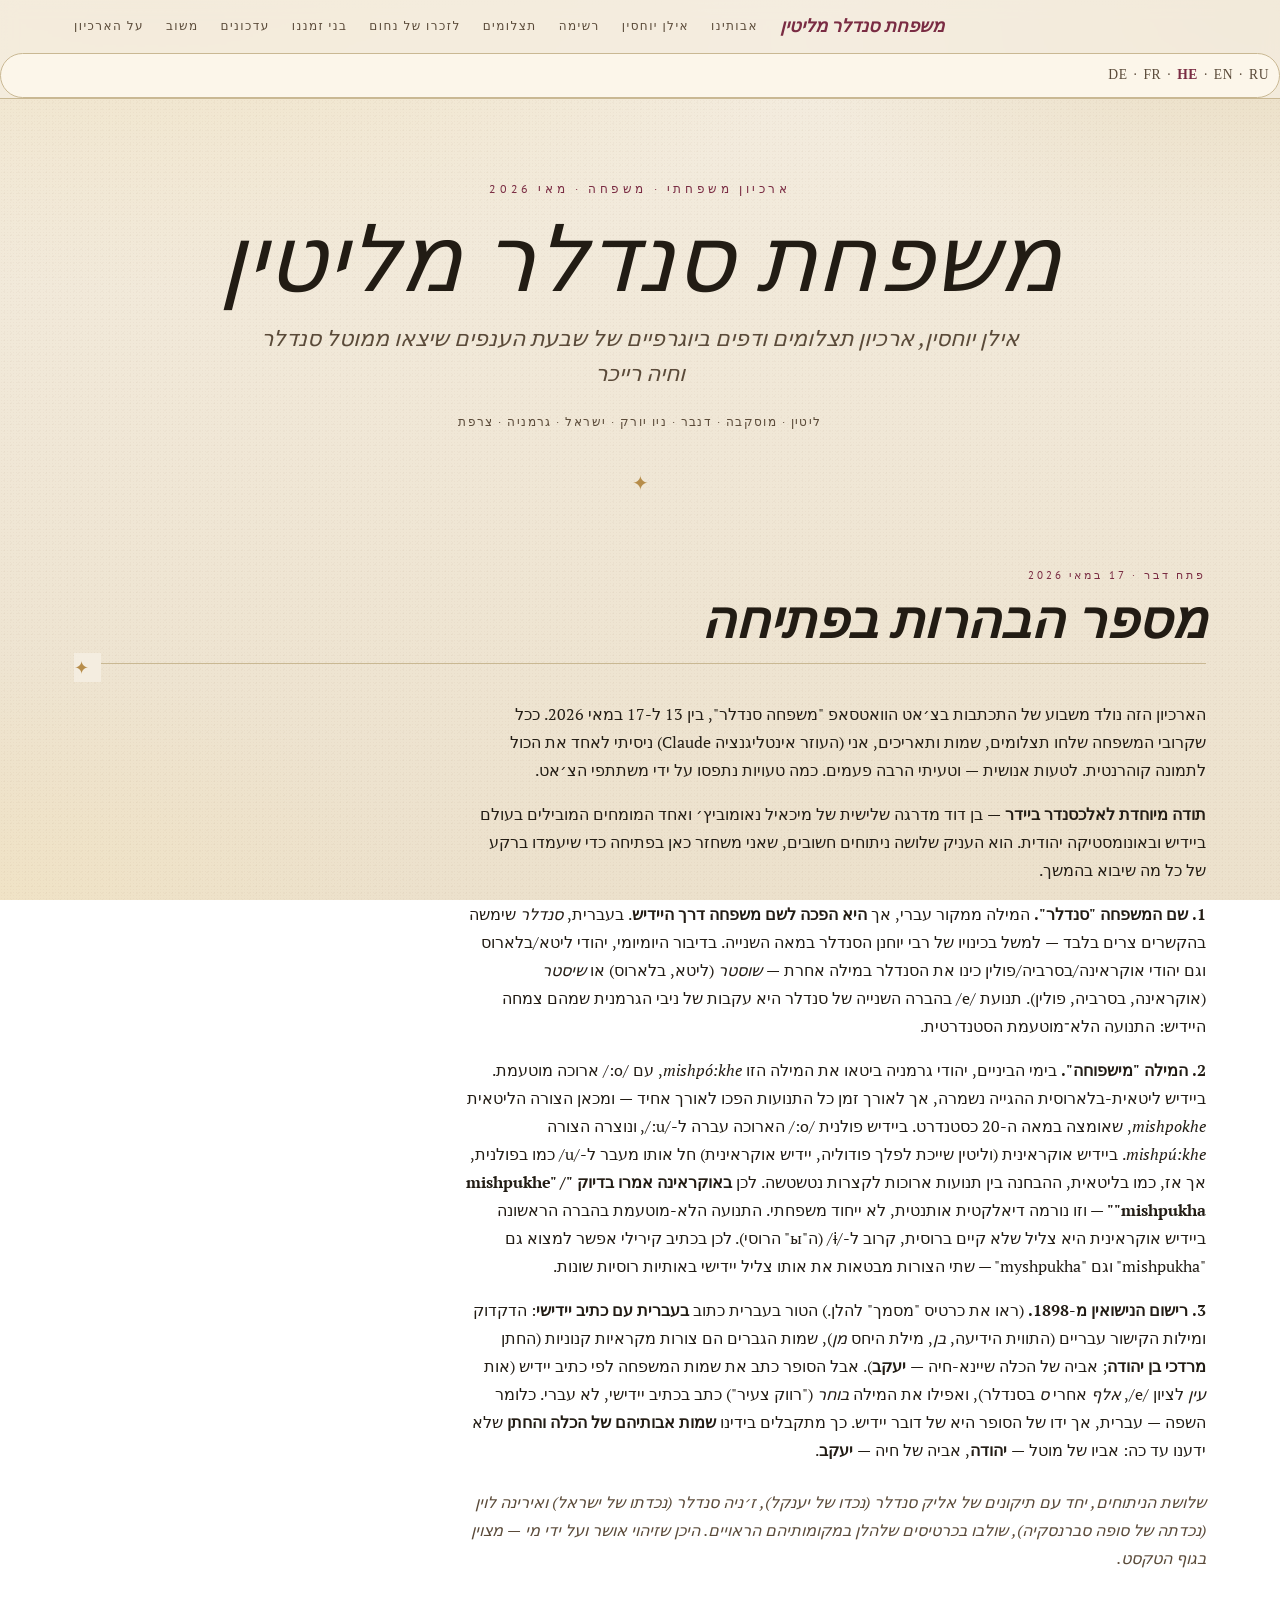
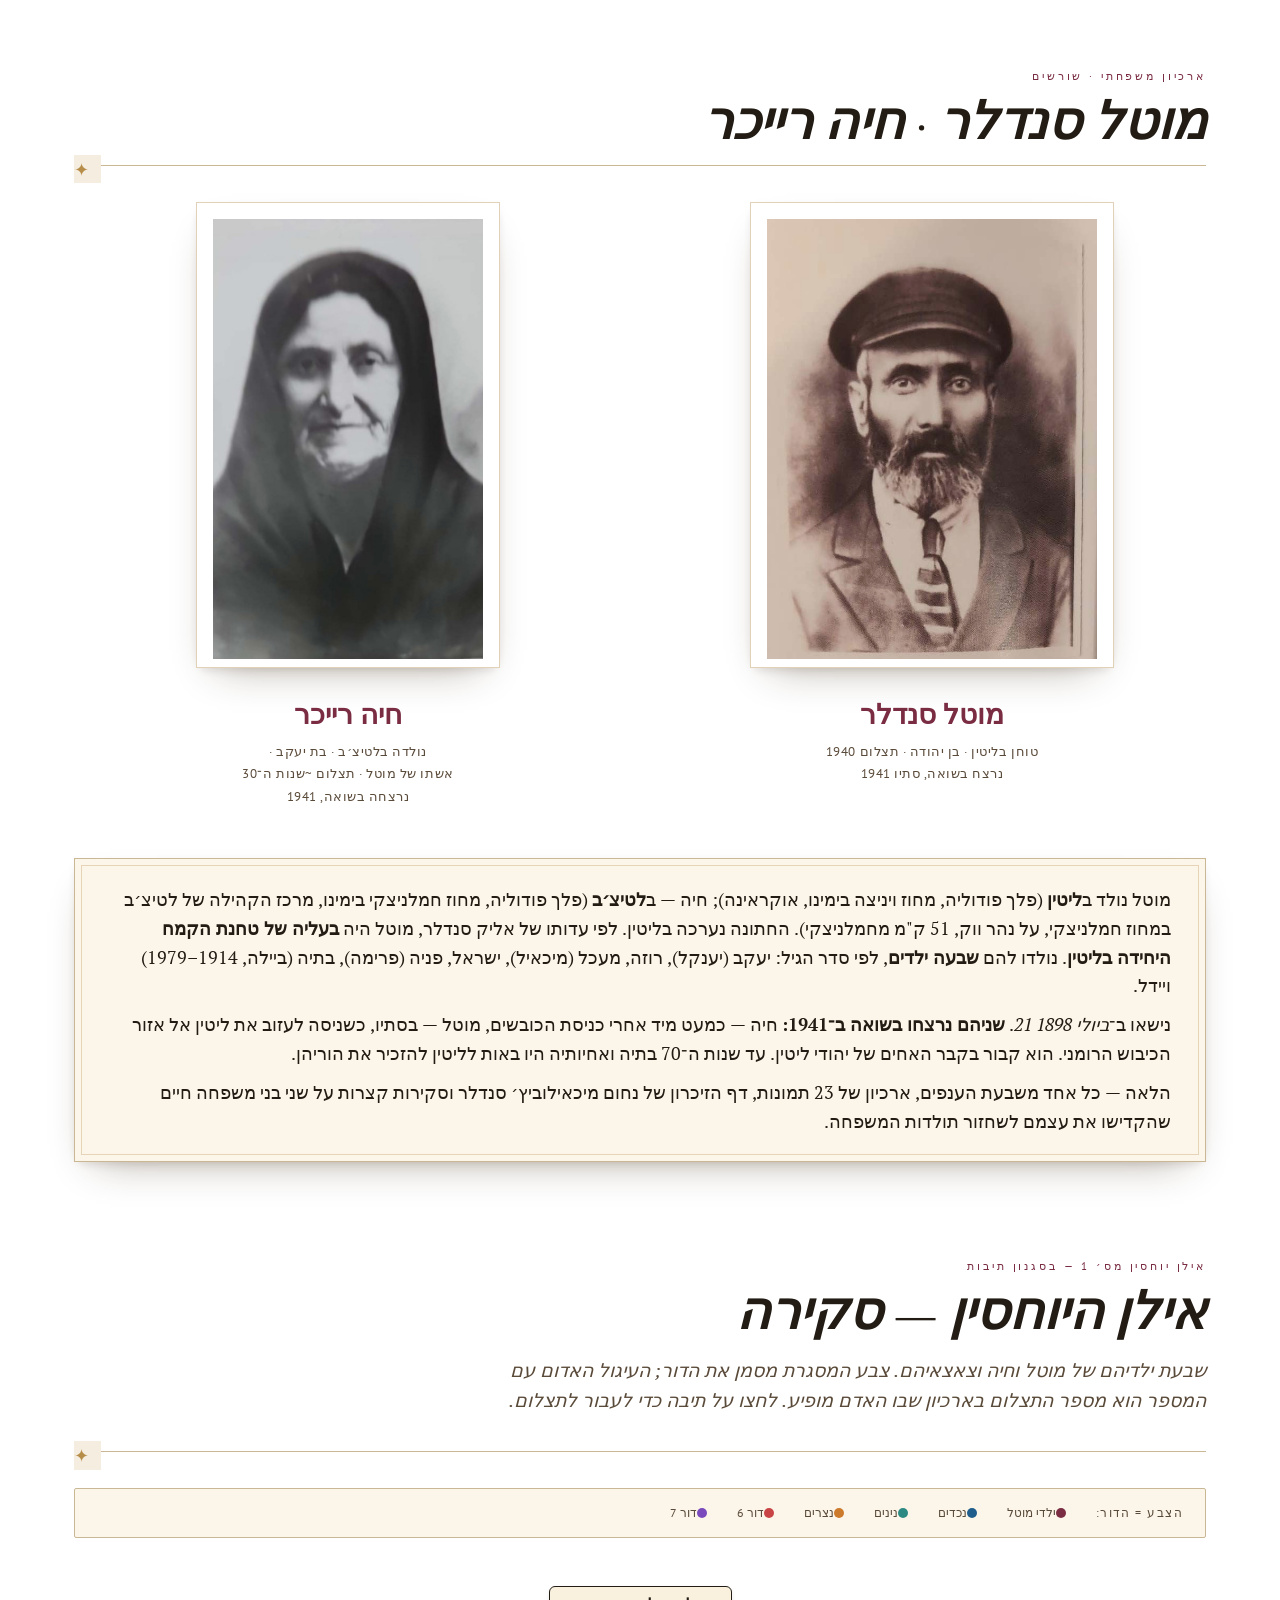
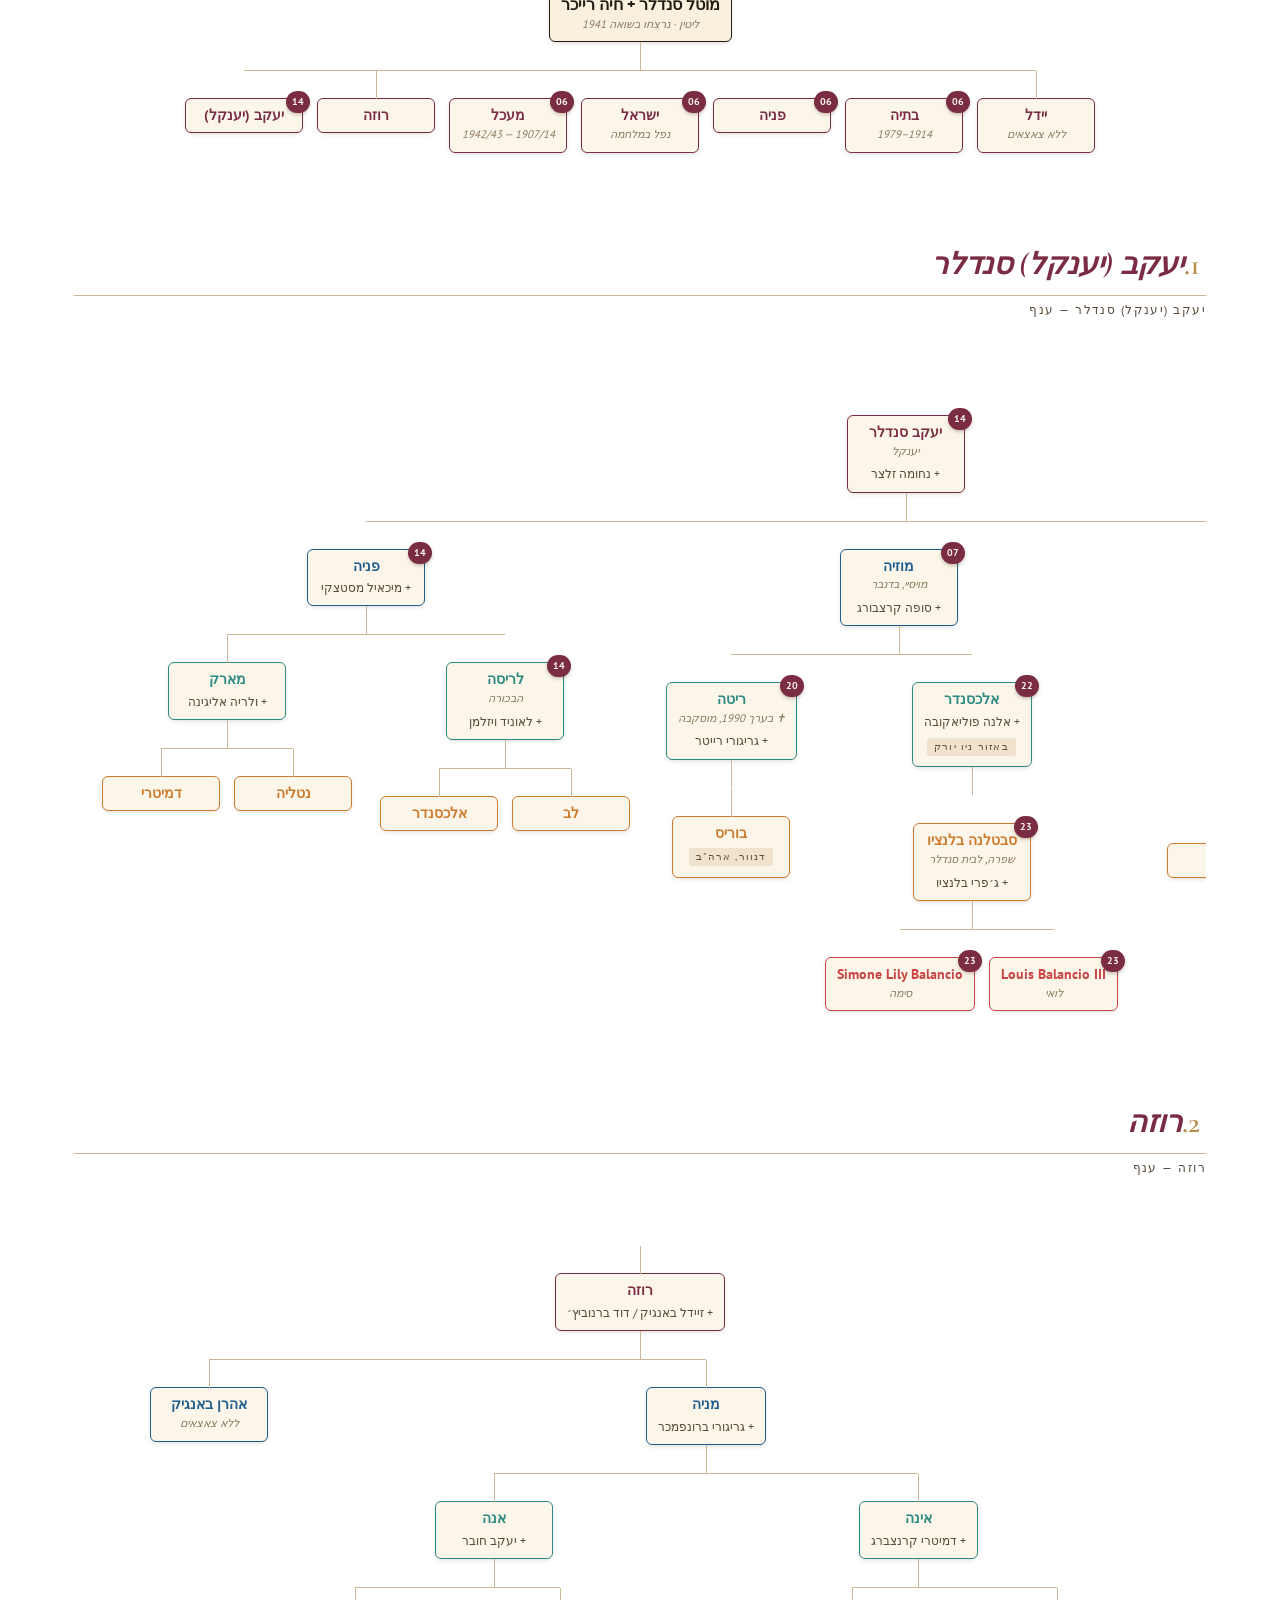
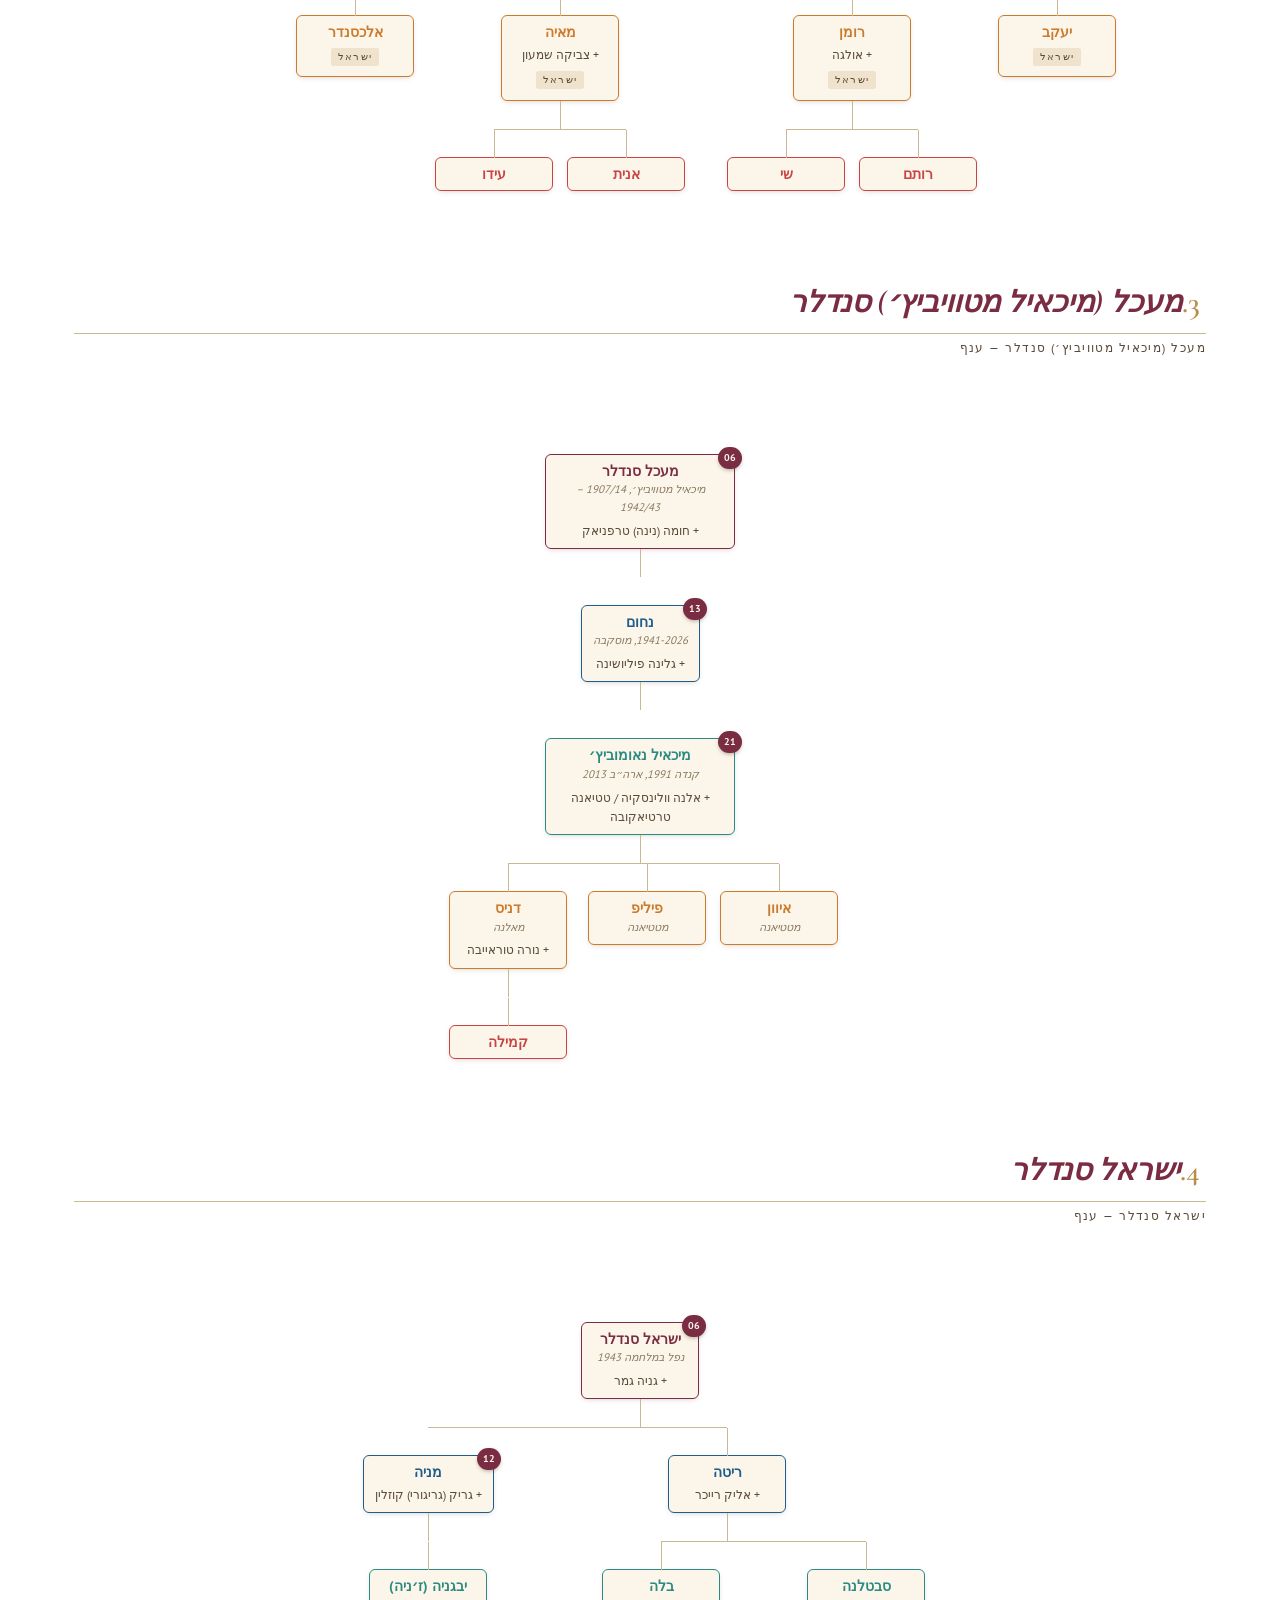
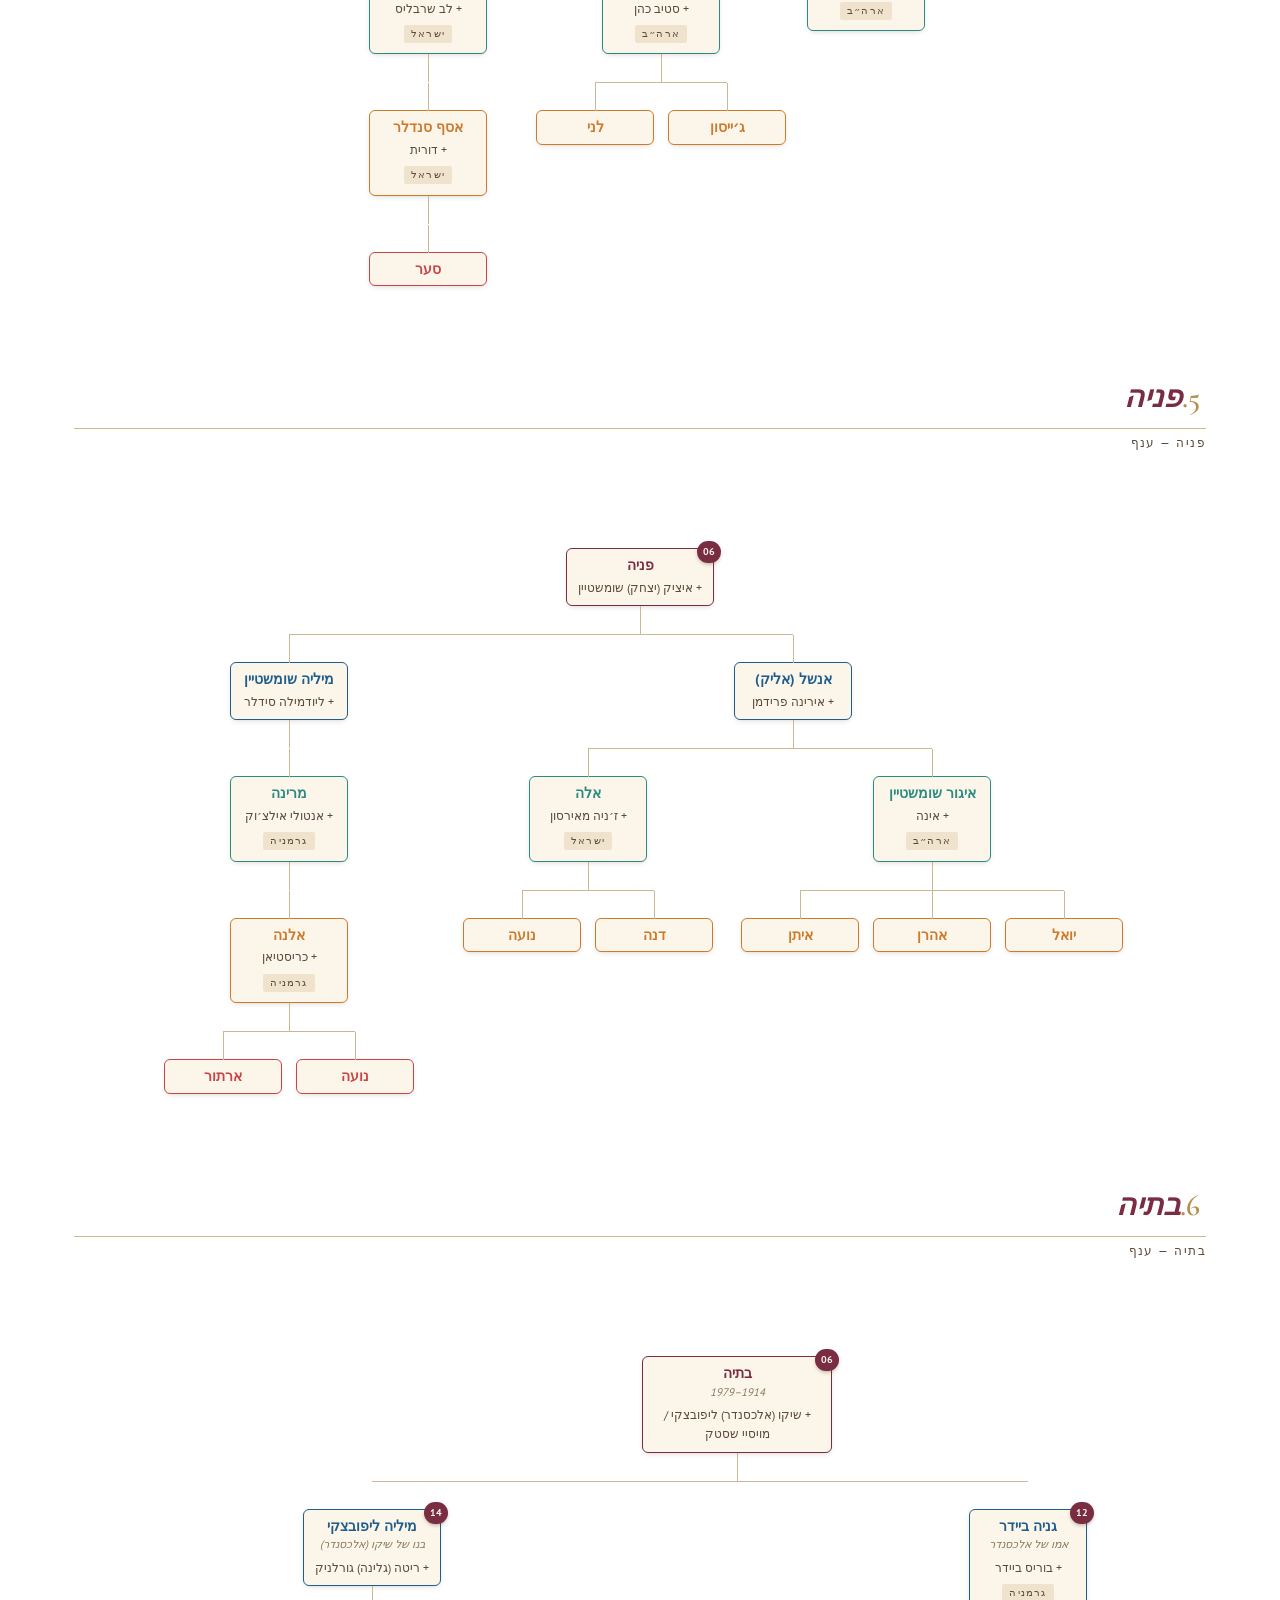
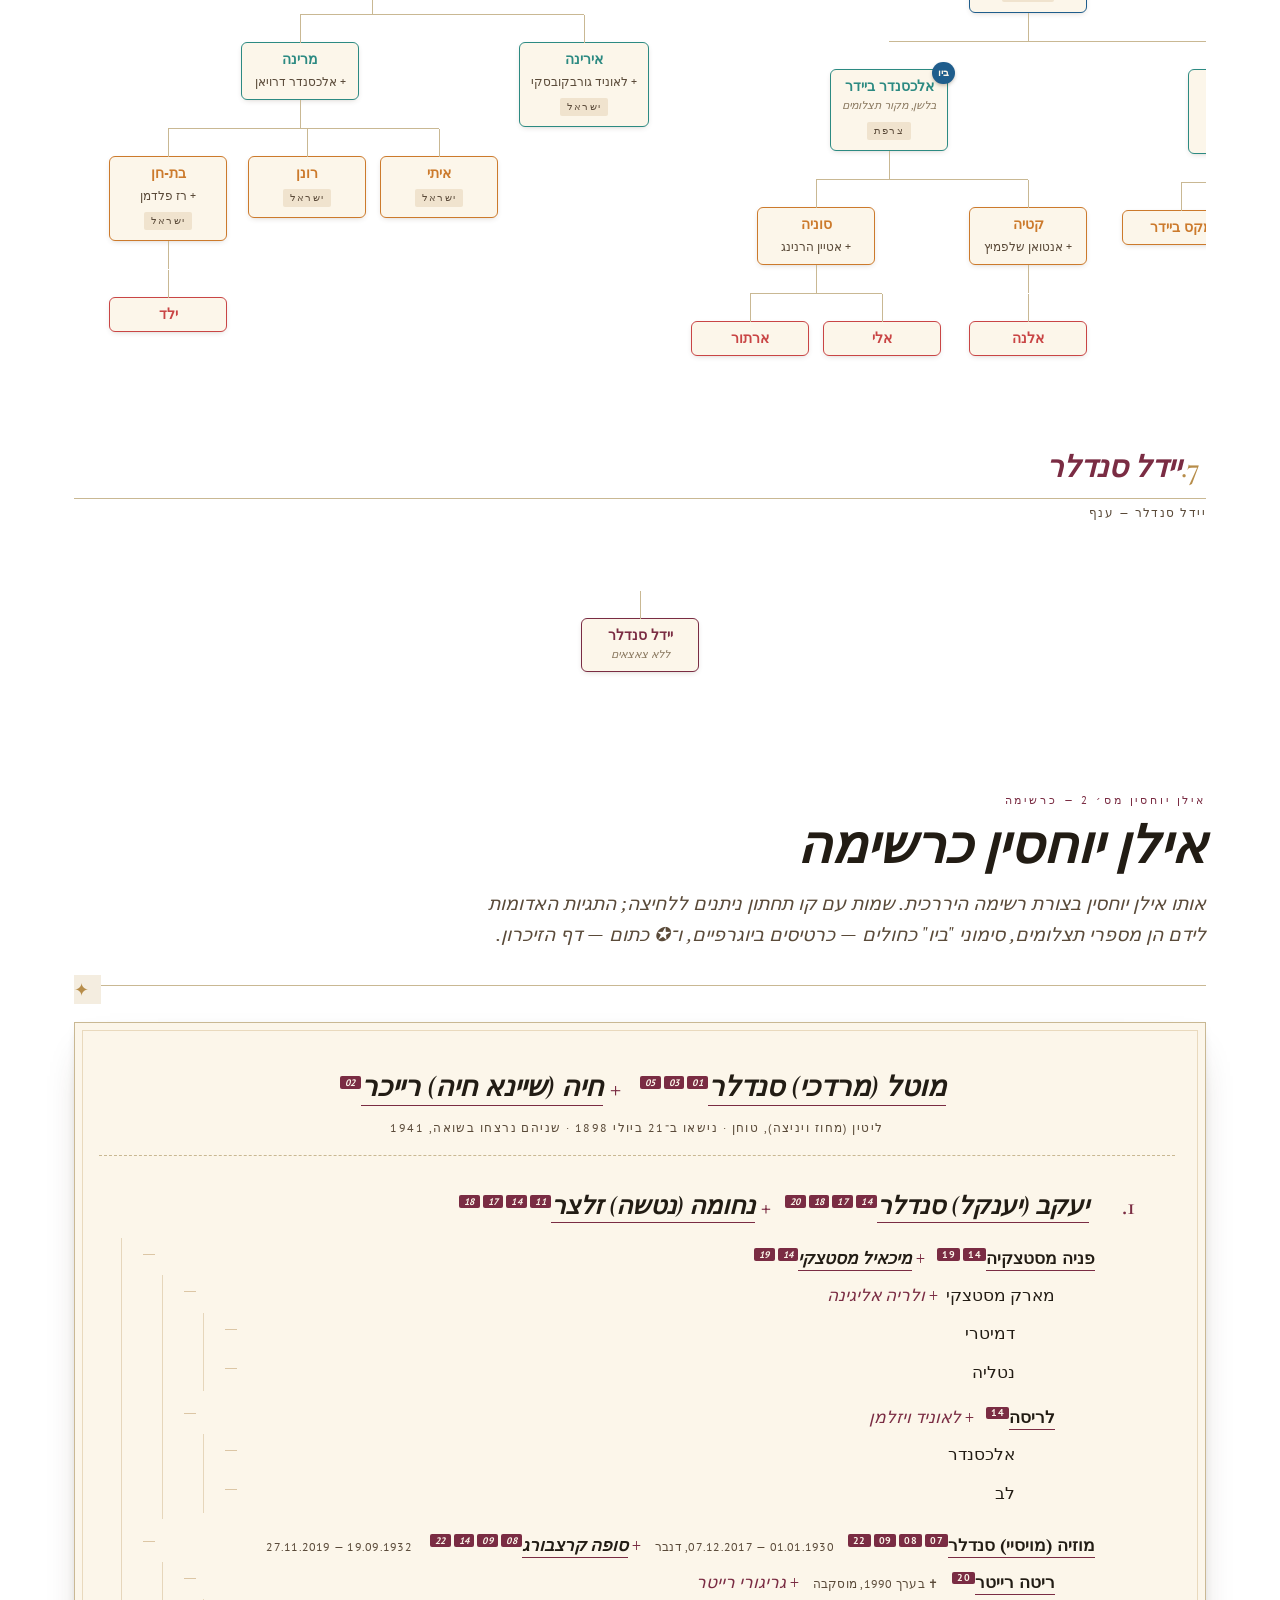
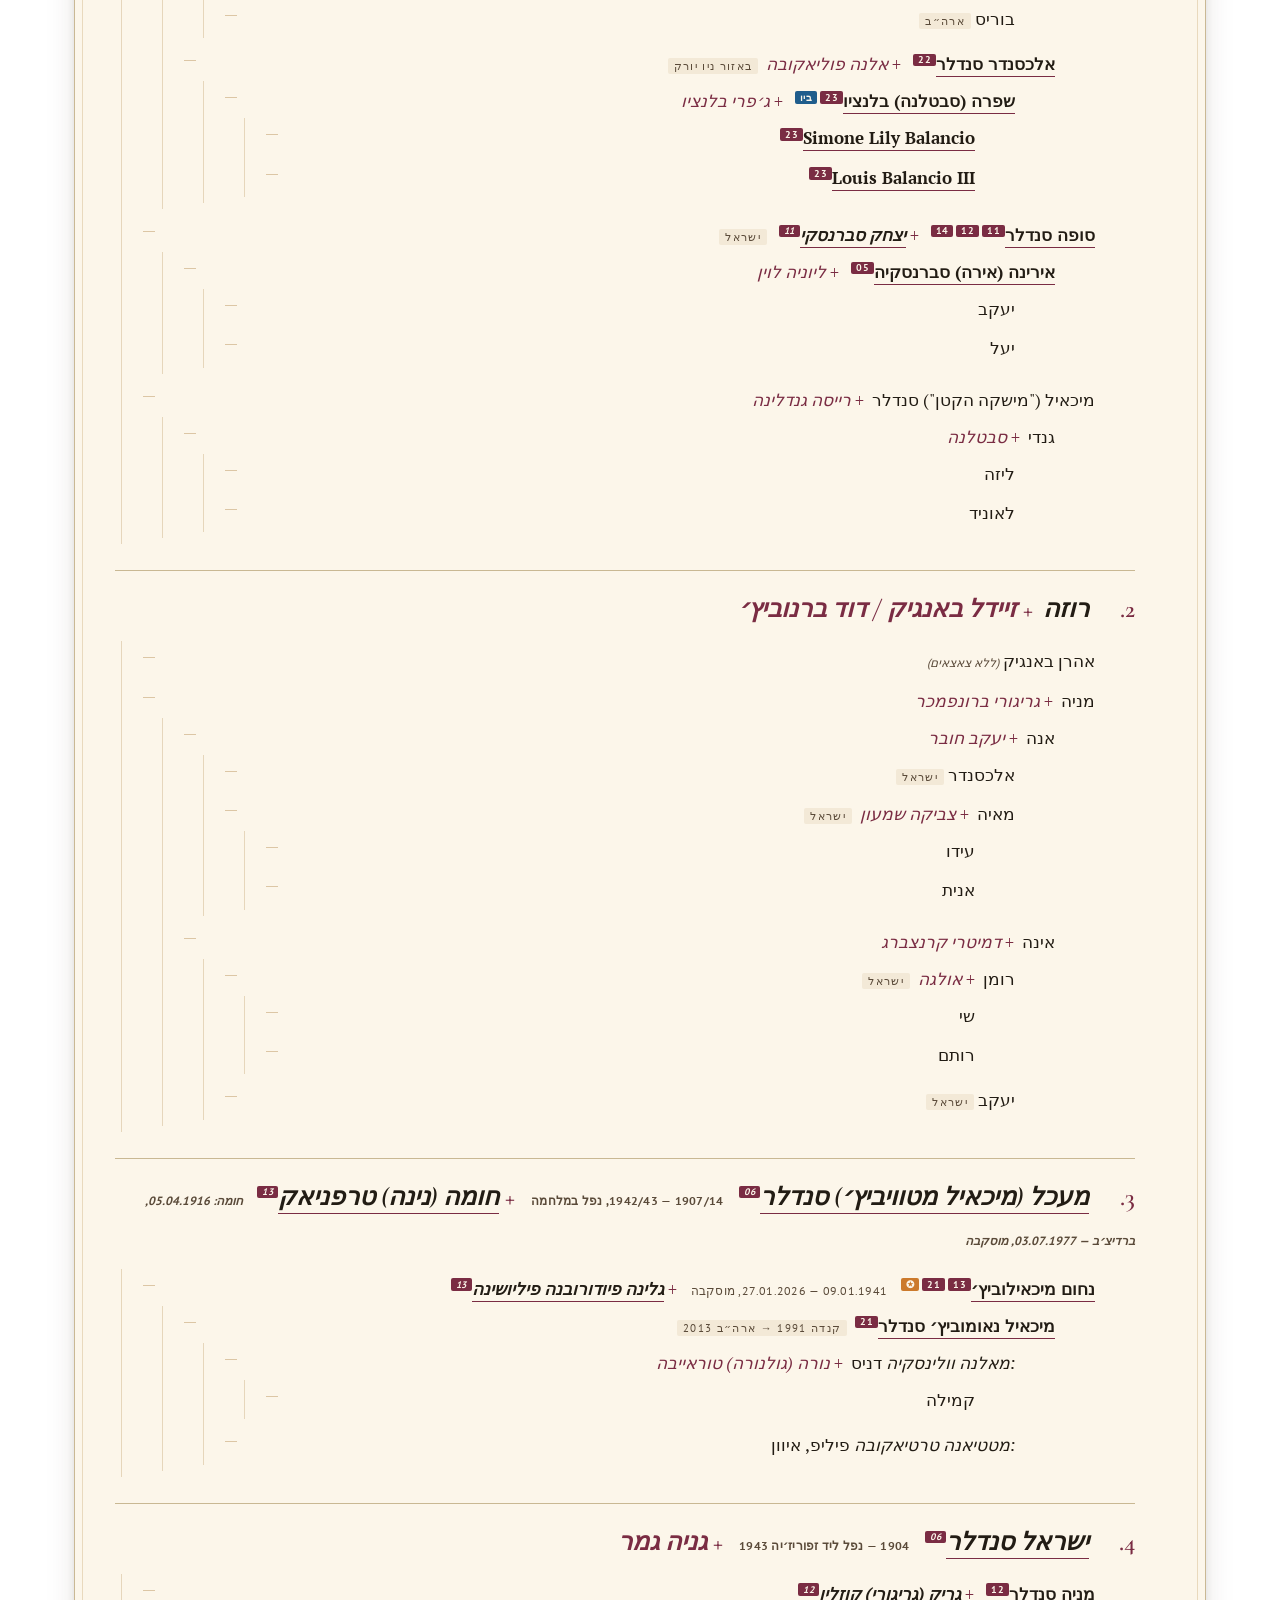
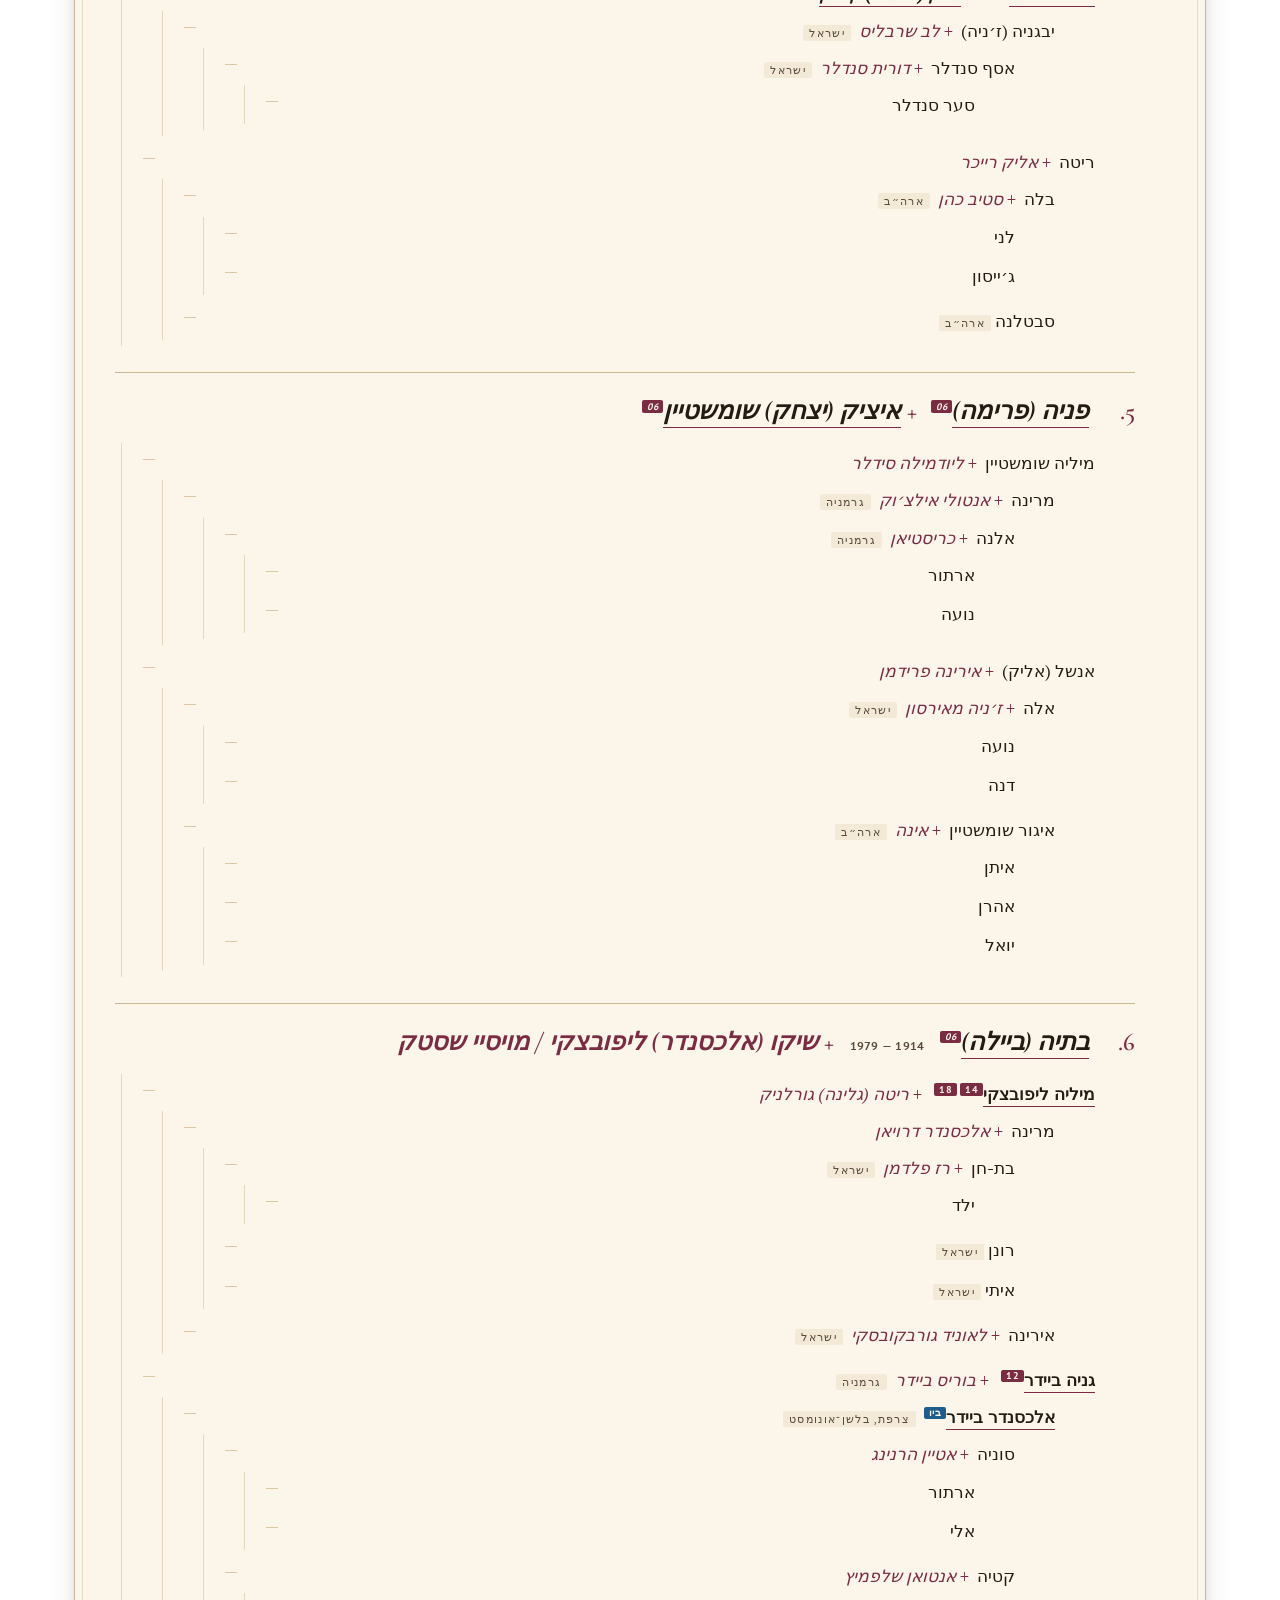
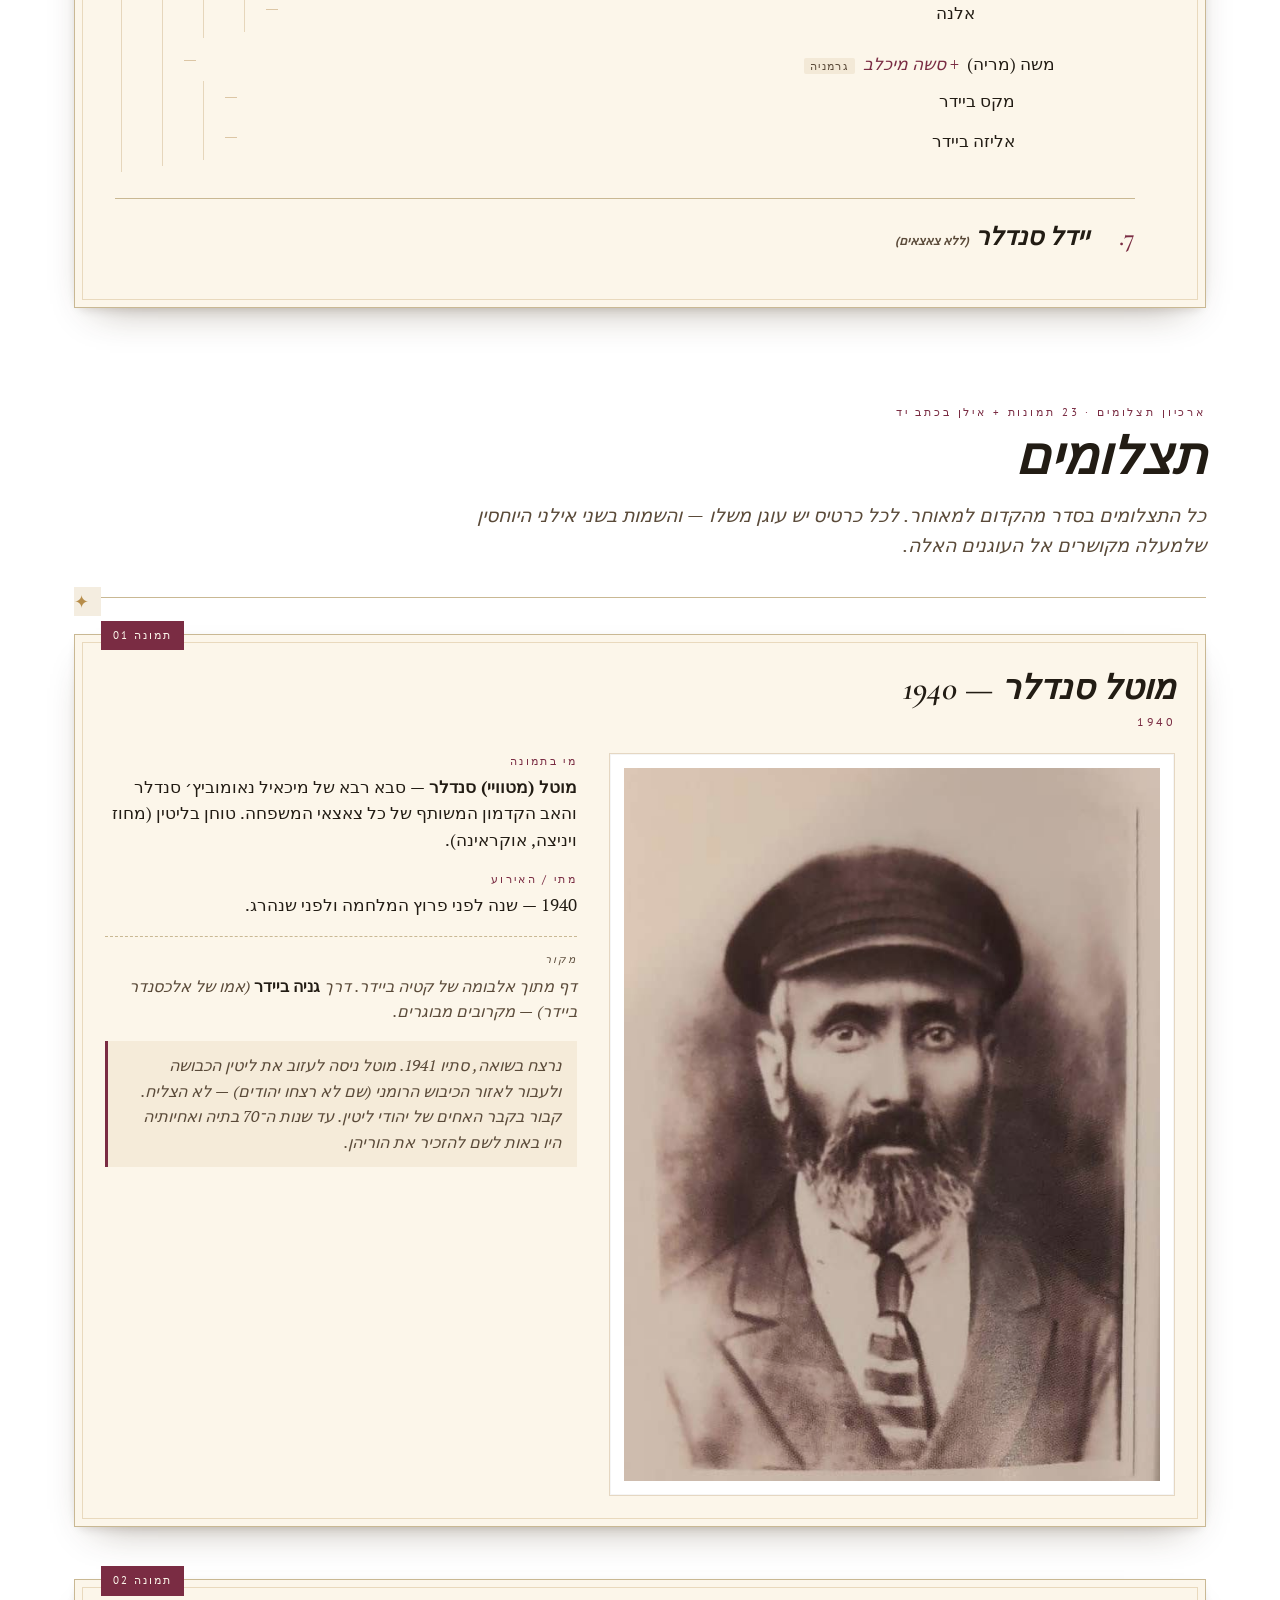
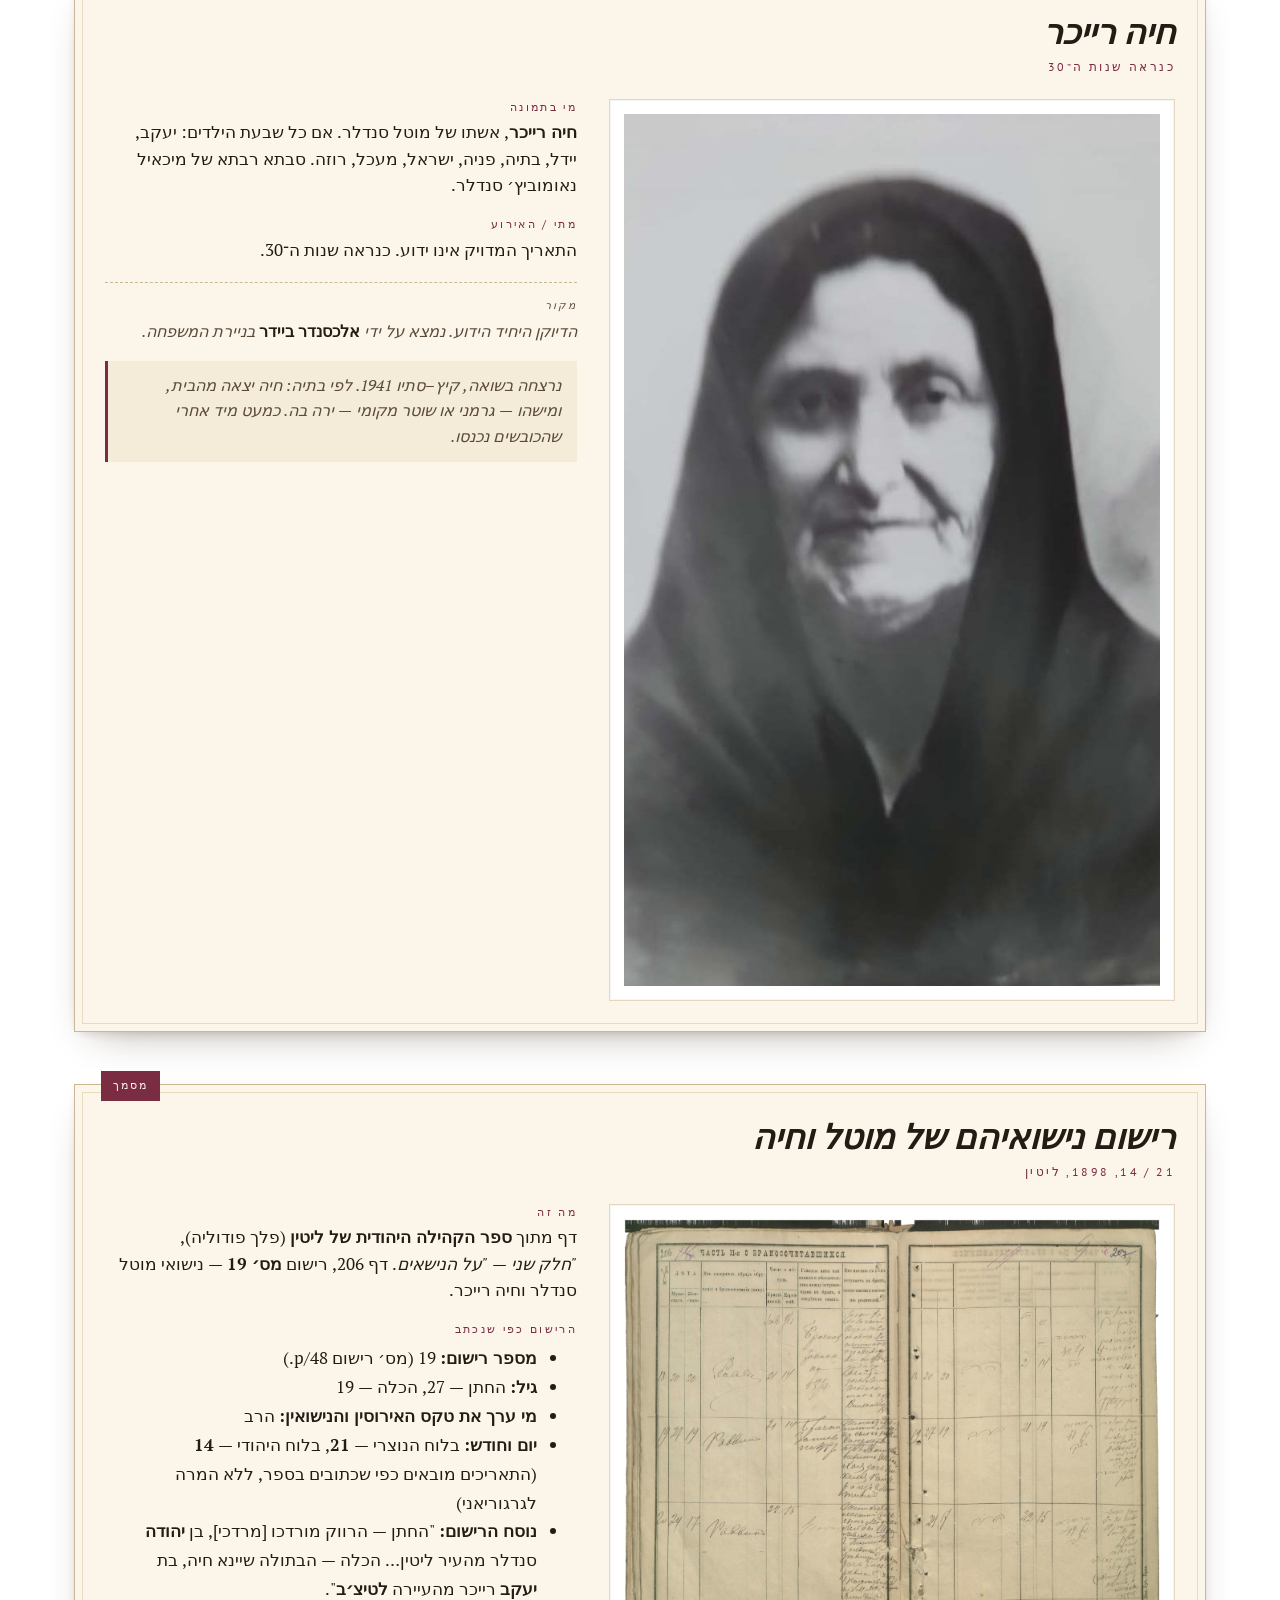
<file: Result/index.he.html>
<!DOCTYPE html>
<html lang="he" dir="rtl">
<head>
<meta charset="utf-8">
<meta name="viewport" content="width=device-width, initial-scale=1">
<title>משפחת סנדלר מליטין — ארכיון משפחתי</title>
<link rel="stylesheet" href="fonts.css">
<style>
  :root {
    --bg:        #f4ede0;
    --bg-soft:   #ece1cc;
    --paper:     #fcf6ea;
    --paper-2:   #f9f1de;
    --ink:       #221c14;
    --ink-soft:  #5a4a39;
    --ink-mute:  #8a7960;
    --accent:    #7a2c43;
    --accent-2:  #7a3b1f;
    --rule:      #c9b893;
    --gold:      #b78d4a;
    --shadow:    0 18px 40px -22px rgba(60,40,15,.45),
                 0 4px 12px -6px rgba(60,40,15,.25);
    --gen-2: #7a2c43;
    --gen-3: #1f5d8c;
    --gen-4: #2c8a82;
    --gen-5: #cc7a2c;
    --gen-6: #c94545;
    --gen-7: #7a4abc;
  }

  * { box-sizing: border-box; }
  html, body { margin: 0; padding: 0; }

  body {
    background:
      radial-gradient(1200px 600px at 12% -8%,  #efe2c4 0%, transparent 60%),
      radial-gradient(900px 500px  at 100% 0%,  #e9dcc0 0%, transparent 55%),
      radial-gradient(700px 400px  at 0% 100%,  #f0e3c6 0%, transparent 60%),
      linear-gradient(180deg, var(--bg) 0%, var(--bg-soft) 100%);
    color: var(--ink);
    font-family: "PT Serif", "Times New Roman", serif;
    font-size: 17px;
    line-height: 1.6;
    min-height: 100vh;
    background-attachment: fixed;
  }
  body::before {
    content: "";
    position: fixed; inset: 0;
    background-image:
      radial-gradient(rgba(120,80,30,.07) 1px, transparent 1px),
      radial-gradient(rgba(120,80,30,.05) 1px, transparent 1px);
    background-size: 3px 3px, 7px 7px;
    background-position: 0 0, 1px 1px;
    pointer-events: none;
    z-index: 0;
    mix-blend-mode: multiply;
    opacity: .55;
  }

  nav.top {
    position: sticky; top: 0; z-index: 50;
    backdrop-filter: blur(8px);
    background: rgba(244,237,224,.82);
    border-bottom: 1px solid var(--rule);
    font-family: "PT Sans", system-ui, sans-serif;
    font-size: 12px;
    letter-spacing: .12em;
    text-transform: uppercase;
  }
  nav.top .nav-inner {
    max-width: 1180px; margin: 0 auto;
    padding: 12px 24px;
    display: flex; gap: 4px 22px; flex-wrap: wrap;
    align-items: center;
  }
  nav.top .brand {
    font-family: "Cormorant Garamond", serif;
    font-style: italic; font-weight: 600;
    font-size: 18px;
    text-transform: none;
    letter-spacing: 0;
    color: var(--accent);
    margin-right: auto;
  }
  nav.top a {
    color: var(--ink-soft);
    text-decoration: none;
    padding: 4px 0;
    border-bottom: 1px solid transparent;
  }
  nav.top a:hover {
    color: var(--accent);
    border-bottom-color: var(--accent);
  }

  .wrap {
    position: relative; z-index: 1;
    max-width: 1180px;
    margin: 0 auto;
    padding: 24px 24px 96px;
  }

  h1, h2, h3 { margin-top: 0; }

  section.major {
    margin-top: 96px;
    scroll-margin-top: 72px;
  }
  section.major:first-of-type { margin-top: 24px; }

  .section-kicker {
    font-family: "PT Sans", sans-serif;
    text-transform: uppercase;
    letter-spacing: .26em;
    font-size: 11px;
    color: var(--accent);
    margin-bottom: 10px;
  }
  .section-title {
    font-family: "Cormorant Garamond", serif;
    font-weight: 600;
    font-style: italic;
    font-size: clamp(32px, 5vw, 52px);
    line-height: 1.05;
    margin: 0 0 14px;
    color: var(--ink);
  }
  .section-lede {
    font-family: "PT Serif", serif;
    font-size: clamp(17px, 1.8vw, 19px);
    font-style: italic;
    color: var(--ink-soft);
    max-width: 740px;
    margin-bottom: 36px;
  }
  .section-rule {
    height: 1px; background: var(--rule);
    margin: 0 0 36px;
    position: relative;
  }
  .section-rule::after {
    content: "\2726";
    position: absolute; left: 0; top: -10px;
    background: var(--bg); padding: 0 12px 0 0;
    color: var(--gold); font-size: 18px;
  }

  header.hero {
    text-align: center;
    padding: 56px 12px 36px;
    position: relative;
  }
  header.hero .kicker {
    font-family: "PT Sans", sans-serif;
    text-transform: uppercase;
    letter-spacing: .3em;
    font-size: 12px;
    color: var(--accent);
    margin-bottom: 18px;
  }
  header.hero h1 {
    font-family: "Cormorant Garamond", serif;
    font-weight: 500; font-style: italic;
    font-size: clamp(44px, 8vw, 92px);
    line-height: 1.0;
    margin: 0 0 12px;
  }
  header.hero .subtitle {
    font-family: "PT Serif", serif;
    font-style: italic;
    font-size: clamp(18px, 2.3vw, 22px);
    color: var(--ink-soft);
    max-width: 760px; margin: 12px auto 0;
  }
  header.hero .meta-line {
    margin-top: 22px;
    font-family: "PT Sans", sans-serif;
    font-size: 12px; color: var(--ink-soft);
    letter-spacing: .12em; text-transform: uppercase;
  }
  header.hero::after {
    content: "\2726";
    display: block;
    text-align: center;
    color: var(--gold);
    font-size: 20px;
    margin-top: 36px;
  }

  .patriarchs {
    display: grid;
    grid-template-columns: 1fr 1fr;
    gap: 36px;
    margin-bottom: 48px;
  }
  .patriarch-card { text-align: center; }
  .patriarch-photo {
    background: #fff;
    padding: 16px 16px 8px;
    border: 1px solid rgba(180,140,80,.4);
    box-shadow: var(--shadow);
    display: inline-block;
    max-width: 100%;
  }
  .patriarch-photo img {
    display: block;
    max-width: 100%;
    max-height: 440px;
    width: auto; margin: 0 auto;
    filter: contrast(1.02) saturate(.92);
  }
  .patriarch-name {
    font-family: "Cormorant Garamond", serif;
    font-weight: 600;
    font-size: 28px;
    margin: 18px 0 4px;
    color: var(--accent);
  }
  .patriarch-meta {
    font-family: "PT Sans", sans-serif;
    font-size: 13px;
    color: var(--ink-soft);
    letter-spacing: .04em;
  }
  .patriarch-meta div { margin: 2px 0; }
  .patriarchs-intro {
    background: var(--paper);
    border: 1px solid var(--rule);
    box-shadow: var(--shadow);
    padding: 26px 34px;
    margin-bottom: 64px;
    position: relative;
    font-size: 18px;
  }
  .patriarchs-intro::before {
    content: "";
    position: absolute; inset: 6px;
    border: 1px solid rgba(183,141,74,.32);
    pointer-events: none;
  }
  .patriarchs-intro p { margin: 0 0 10px; }
  .patriarchs-intro p:last-child { margin-bottom: 0; }

  /* visual tree */
  .tree-legend {
    display: flex; flex-wrap: wrap; gap: 8px 24px;
    margin: 0 0 32px;
    padding: 14px 22px;
    background: var(--paper);
    border: 1px solid var(--rule);
    border-radius: 2px;
    font-family: "PT Sans", sans-serif;
    font-size: 12px;
    color: var(--ink-soft);
    align-items: center;
  }
  .tree-legend .lbl { letter-spacing: .12em; text-transform: uppercase; }
  .tree-legend .dot {
    display: inline-block; width: 10px; height: 10px;
    border-radius: 50%; margin-right: 6px;
    vertical-align: middle;
  }
  .tree-legend .item { display: flex; align-items: center; }

  .ctree, .ctree ul {
    list-style: none;
    margin: 0; padding: 0;
    position: relative;
  }
  .ctree {
    overflow-x: auto;
    overflow-y: visible;
    padding: 16px 0 24px;
    -webkit-overflow-scrolling: touch;
    /* Make horizontal scroll visible on wide trees so users know they can scroll */
    scrollbar-color: var(--gen-3) var(--paper);
    scrollbar-width: thin;
  }
  .ctree::-webkit-scrollbar { height: 10px; }
  .ctree::-webkit-scrollbar-track { background: var(--paper); border-radius: 5px; }
  .ctree::-webkit-scrollbar-thumb { background: var(--gen-3); border-radius: 5px; }
  .ctree::-webkit-scrollbar-thumb:hover { background: var(--gen-2); }
  .ctree ul {
    display: flex;
    justify-content: center;
    padding-top: 28px;
    position: relative;
    /* Let ul size to its content so wide trees scroll instead of overflowing the page */
    width: max-content;
    min-width: 100%;
    margin: 0 auto;
  }
  .ctree ul::before {
    content: "";
    position: absolute;
    top: 0; left: 50%;
    width: 1px; height: 28px;
    background: var(--rule);
  }
  /* outermost ul of a per-branch tree has no parent .tnode above it -
     suppress the dangling line. The overview tree is wrapped in
     .root-wrap so its ul is not a direct child of .ctree. */
  .ctree > ul::before { display: none; }
  .ctree li {
    flex: 0 0 auto;
    padding: 28px 7px 0;
    position: relative;
    text-align: center;
  }
  .ctree li::before,
  .ctree li::after {
    content: "";
    position: absolute;
    top: 0; height: 1px;
    background: var(--rule);
  }
  .ctree li::before {
    right: 50%;
    width: 50%;
  }
  .ctree li::after {
    left: 50%;
    width: 50%;
  }
  .ctree li:only-child::before,
  .ctree li:only-child::after { display: none; }
  .ctree li:first-child::before { background: transparent; }
  .ctree li:last-child::after  { background: transparent; }
  .ctree li > .tnode::before {
    content: "";
    position: absolute;
    top: -28px; left: 50%;
    width: 1px; height: 28px;
    background: var(--rule);
  }
  .ctree li:only-child > .tnode::before { display: block; }
  .ctree > ul > li > .tnode::before { display: none; }
  .ctree .root-wrap {
    display: flex;
    flex-direction: column;
    align-items: center;
  }
  .ctree .root-wrap > .tnode { margin: 0 auto; }

  .tnode {
    display: inline-block;
    position: relative;
    min-width: 118px;
    max-width: 190px;
    padding: 8px 11px;
    border: 1.5px solid var(--gen-2);
    border-radius: 6px;
    background: var(--paper);
    font-family: "PT Sans", sans-serif;
    text-align: center;
    box-shadow: 0 2px 6px -3px rgba(60,40,15,.3);
    transition: transform .15s ease, box-shadow .15s ease;
  }
  .tnode:hover {
    transform: translateY(-1px);
    box-shadow: 0 4px 12px -4px rgba(60,40,15,.4);
  }
  .tnode .nm {
    display: block;
    font-weight: 700;
    font-size: 14px;
    color: var(--gen-2);
    line-height: 1.2;
  }
  .tnode .alt {
    display: block;
    font-size: 11px;
    font-style: italic;
    color: var(--ink-mute);
    margin-top: 2px;
  }
  .tnode .sp {
    display: block;
    font-size: 12px;
    color: var(--ink-soft);
    margin-top: 4px;
  }
  .tnode .pl {
    display: inline-block;
    margin-top: 5px;
    padding: 1px 7px;
    background: rgba(180,140,80,.18);
    font-size: 10px;
    text-transform: uppercase;
    letter-spacing: .12em;
    color: var(--ink-soft);
    border-radius: 2px;
  }
  .tnode.g2 { border-color: var(--gen-2); }
  .tnode.g2 .nm { color: var(--gen-2); }
  .tnode.g3 { border-color: var(--gen-3); }
  .tnode.g3 .nm { color: var(--gen-3); }
  .tnode.g4 { border-color: var(--gen-4); }
  .tnode.g4 .nm { color: var(--gen-4); }
  .tnode.g5 { border-color: var(--gen-5); }
  .tnode.g5 .nm { color: var(--gen-5); }
  .tnode.g6 { border-color: var(--gen-6); }
  .tnode.g6 .nm { color: var(--gen-6); }
  .tnode.g7 { border-color: var(--gen-7); }
  .tnode.g7 .nm { color: var(--gen-7); }
  .tnode.root {
    border-color: var(--ink);
    background: var(--paper-2);
  }
  .tnode.root .nm { color: var(--ink); font-size: 16px; }

  a.tnode-link {
    text-decoration: none;
    display: inline-block;
  }
  a.tnode-link .tnode { cursor: pointer; }
  .tnode .ph-marker {
    position: absolute;
    top: -8px; right: -8px;
    min-width: 22px; height: 22px;
    padding: 0 6px;
    background: var(--accent);
    color: var(--paper);
    border-radius: 11px;
    font-size: 10px;
    font-weight: 700;
    font-family: "PT Sans", sans-serif;
    line-height: 22px;
    text-align: center;
    box-shadow: 0 2px 4px -1px rgba(60,40,15,.4);
  }
  .tnode .ph-marker.mem { background: var(--gen-5); }
  .tnode .ph-marker.bio { background: var(--gen-3); }

  .branch-title {
    font-family: "Cormorant Garamond", serif;
    font-style: italic;
    font-size: 30px;
    font-weight: 600;
    color: var(--accent);
    margin: 64px 0 4px;
    padding-bottom: 6px;
    border-bottom: 1px solid var(--rule);
  }
  .branch-title .num {
    font-style: normal;
    color: var(--gold);
    margin-right: 6px;
  }
  .branch-sub {
    font-family: "PT Sans", sans-serif;
    font-size: 12px;
    color: var(--ink-soft);
    letter-spacing: .12em;
    text-transform: uppercase;
    margin-bottom: 24px;
  }

  /* list tree */
  .ltree-card {
    background: var(--paper);
    border: 1px solid var(--rule);
    padding: 36px 30px 36px 24px;
    box-shadow: var(--shadow);
    position: relative;
  }
  .ltree-card::before {
    content: "";
    position: absolute; inset: 7px;
    border: 1px solid rgba(183,141,74,.28);
    pointer-events: none;
  }
  .ltree .root-couple {
    font-family: "Cormorant Garamond", serif;
    font-size: clamp(22px, 3vw, 28px);
    font-style: italic;
    font-weight: 600;
    text-align: center;
    padding: 6px 0 18px;
    border-bottom: 1px dashed var(--rule);
    margin-bottom: 20px;
  }
  .ltree .root-couple .m { font-weight: 400; color: var(--accent); padding: 0 4px; }
  .ltree .root-couple .meta {
    display: block;
    font-family: "PT Sans", sans-serif;
    font-size: 12px;
    font-weight: 400;
    font-style: normal;
    text-transform: uppercase;
    letter-spacing: .12em;
    color: var(--ink-soft);
    margin-top: 8px;
  }
  .ltree ul {
    list-style: none;
    margin: 0;
    padding-left: 22px;
    position: relative;
  }
  .ltree > ul { padding-left: 4px; }
  .ltree ul ul {
    margin-top: 4px;
    padding-left: 22px;
    border-left: 1px solid rgba(180,140,80,.30);
    margin-left: 6px;
  }
  .ltree li {
    padding: 6px 0 6px 12px;
    position: relative;
    font-family: "PT Serif", serif;
  }
  .ltree ul ul li::before {
    content: "";
    position: absolute;
    left: -1px; top: 16px;
    width: 12px; height: 1px;
    background: rgba(180,140,80,.45);
  }
  .ltree .branch-head {
    font-family: "Cormorant Garamond", serif;
    font-style: italic;
    font-size: clamp(20px, 2.4vw, 25px);
    font-weight: 600;
    padding: 18px 0 8px;
    border-top: 1px solid var(--rule);
    margin-top: 14px;
  }
  .ltree > ul > li:first-child .branch-head {
    border-top: none; margin-top: 0; padding-top: 4px;
  }
  .ltree > ul > li:first-child .branch-head::before { display: none; }
  .ltree .branch-head .num {
    display: inline-block;
    width: 1.6em;
    color: var(--accent);
    font-style: normal;
  }
  .ltree .m { color: var(--accent); font-style: italic; margin: 0 4px; }
  .ltree .dates {
    font-family: "PT Sans", sans-serif;
    font-size: 12px;
    color: var(--ink-soft);
    margin: 0 6px;
    letter-spacing: .02em;
    font-style: normal;
  }
  .ltree .place {
    font-family: "PT Sans", sans-serif;
    font-size: 11px;
    color: var(--ink-soft);
    text-transform: uppercase;
    letter-spacing: .12em;
    margin-left: 6px;
    background: rgba(183,141,74,.12);
    padding: 1px 6px;
    border-radius: 2px;
  }
  .ltree .meta-inline {
    font-family: "PT Sans", sans-serif;
    font-size: 12px;
    color: var(--ink-soft);
    margin-left: 4px;
    font-style: italic;
  }

  a.linked-name {
    color: var(--ink);
    text-decoration: none;
    border-bottom: 1.5px solid var(--accent);
    padding-bottom: 1px;
    font-weight: 700;
  }
  a.linked-name:hover {
    color: var(--accent);
    background: rgba(122,44,67,.08);
  }
  sup.ref-cluster {
    display: inline-flex;
    gap: 3px;
    margin-left: 4px;
    line-height: 1;
    vertical-align: super;
    font-size: 75%;
  }
  a.ph-ref {
    font-family: "PT Sans", sans-serif;
    font-size: 9.5px;
    font-weight: 700;
    background: var(--accent);
    color: var(--paper);
    padding: 1.5px 5px;
    border-radius: 2px;
    text-decoration: none;
    letter-spacing: .04em;
  }
  a.ph-ref:hover { background: var(--ink); }
  a.ph-ref.bio { background: var(--gen-3); }
  a.ph-ref.mem { background: var(--gen-5); }

  /* album */
  .album-card {
    background: var(--paper);
    border: 1px solid var(--rule);
    box-shadow: var(--shadow);
    padding: 28px 30px 30px;
    margin-bottom: 52px;
    position: relative;
    scroll-margin-top: 72px;
  }
  .album-card::before {
    content: "";
    position: absolute; inset: 7px;
    border: 1px solid rgba(183,141,74,.28);
    pointer-events: none;
  }
  .album-card-num {
    position: absolute;
    top: -14px; left: 26px;
    background: var(--accent);
    color: var(--paper);
    font-family: "PT Sans", sans-serif;
    font-size: 11px;
    letter-spacing: .18em;
    padding: 6px 12px;
    text-transform: uppercase;
  }
  .album-card-title {
    font-family: "Cormorant Garamond", serif;
    font-weight: 600;
    font-style: italic;
    font-size: clamp(26px, 3.2vw, 34px);
    line-height: 1.15;
    margin: 6px 0 4px;
  }
  .album-card-date {
    font-family: "PT Sans", sans-serif;
    font-size: 12px;
    color: var(--accent);
    letter-spacing: .2em;
    text-transform: uppercase;
    margin-bottom: 22px;
  }
  .album-card-body {
    display: grid;
    grid-template-columns: minmax(0, 1.2fr) minmax(0, 1fr);
    gap: 32px;
  }
  .album-card-body.tall .photo-frame img { max-height: 720px; }
  .photo-frame {
    background: #fff;
    padding: 14px;
    border: 1px solid rgba(180,140,80,.35);
    box-shadow: inset 0 0 0 1px rgba(0,0,0,.04);
    text-align: center;
  }
  .photo-frame img {
    max-width: 100%;
    height: auto;
    display: block;
    margin: 0 auto;
    filter: contrast(1.02) saturate(.92);
  }
  .photo-frame.tree img { filter: none; max-height: none; }
  .album-card-fields .field { margin: 0 0 18px; }
  .album-card-fields .field-label {
    font-family: "PT Sans", sans-serif;
    font-size: 10.5px;
    letter-spacing: .22em;
    text-transform: uppercase;
    color: var(--accent);
    margin-bottom: 4px;
    display: block;
  }
  .album-card-fields .field-body { font-size: 17px; line-height: 1.55; }
  .album-card-source {
    margin-top: 18px; padding-top: 14px;
    border-top: 1px dashed var(--rule);
    font-size: 16px; color: var(--ink-soft);
    font-style: italic;
  }
  .album-card-source strong { font-style: normal; color: var(--ink); }
  .album-card-note {
    margin-top: 16px;
    padding: 12px 16px;
    background: rgba(183,141,74,.10);
    border-left: 3px solid var(--accent);
    font-size: 16px;
    font-style: italic;
    color: var(--ink-soft);
  }
  .album-card-note strong { font-style: normal; color: var(--ink); }

  /* memorial */
  .memorial {
    background: var(--paper);
    border: 1px solid var(--rule);
    box-shadow: var(--shadow);
    padding: 48px 44px;
    position: relative;
    text-align: center;
  }
  .memorial::before {
    content: "";
    position: absolute; inset: 8px;
    border: 1px solid rgba(183,141,74,.28);
    pointer-events: none;
  }
  .memorial .kicker {
    font-family: "PT Sans", sans-serif;
    text-transform: uppercase;
    letter-spacing: .32em;
    font-size: 11px;
    color: var(--accent);
    margin-bottom: 14px;
  }
  .memorial h2 {
    font-family: "Cormorant Garamond", serif;
    font-weight: 600;
    font-size: clamp(34px, 4.5vw, 48px);
    margin: 4px 0 6px;
  }
  .memorial .lifespan {
    font-family: "PT Sans", sans-serif;
    font-size: 14px;
    color: var(--ink-soft);
    letter-spacing: .05em;
    margin-bottom: 36px;
  }
  .memorial-body {
    display: grid;
    grid-template-columns: minmax(0, 0.7fr) minmax(0, 1.3fr);
    gap: 40px;
    text-align: left;
    align-items: start;
  }
  .memorial-photo {
    background: #fff;
    padding: 14px 14px 8px;
    border: 1px solid rgba(180,140,80,.35);
  }
  .memorial-photo img {
    max-width: 100%; height: auto; display: block;
    filter: contrast(1.02) saturate(.92);
  }
  .memorial-text p { margin: 0 0 12px; }
  .memorial-text h4 {
    font-family: "Cormorant Garamond", serif;
    font-weight: 600;
    font-style: italic;
    font-size: 22px;
    margin: 18px 0 4px;
    color: var(--accent);
  }
  .memorial-closing {
    margin-top: 28px;
    font-family: "Cormorant Garamond", serif;
    font-style: italic;
    font-size: 22px;
    color: var(--ink-soft);
    text-align: center;
  }

  /* bio */
  .bio-grid {
    display: grid;
    grid-template-columns: 1fr 1fr;
    gap: 36px;
  }
  .bio-card {
    background: var(--paper);
    border: 1px solid var(--rule);
    box-shadow: var(--shadow);
    padding: 28px 30px;
    position: relative;
    scroll-margin-top: 72px;
  }
  .bio-card::before {
    content: "";
    position: absolute; inset: 7px;
    border: 1px solid rgba(183,141,74,.28);
    pointer-events: none;
  }
  .bio-card h3 {
    font-family: "Cormorant Garamond", serif;
    font-style: italic; font-weight: 600;
    font-size: 28px;
    margin: 4px 0 4px;
    color: var(--accent);
  }
  .bio-card .bio-sub {
    font-family: "PT Sans", sans-serif;
    font-size: 12px;
    color: var(--ink-soft);
    letter-spacing: .08em;
    margin-bottom: 18px;
    padding-bottom: 12px;
    border-bottom: 1px dashed var(--rule);
  }
  .bio-card h4 {
    font-family: "PT Sans", sans-serif;
    text-transform: uppercase;
    font-size: 11px;
    letter-spacing: .22em;
    color: var(--accent);
    margin: 14px 0 4px;
  }
  .bio-card p { margin: 0 0 10px; font-size: 16px; line-height: 1.55; }

  /* updates */
  .info-card {
    background: var(--paper);
    border: 1px solid var(--rule);
    box-shadow: var(--shadow);
    padding: 28px 32px;
    position: relative;
  }
  .info-card::before {
    content: "";
    position: absolute; inset: 7px;
    border: 1px solid rgba(183,141,74,.28);
    pointer-events: none;
  }
  .info-card h3 {
    font-family: "Cormorant Garamond", serif;
    font-style: italic; font-weight: 600;
    font-size: 24px;
    margin: 18px 0 6px;
    color: var(--accent);
  }
  .info-card h3:first-of-type { margin-top: 0; }
  .info-card ul {
    list-style: none;
    padding: 0; margin: 0 0 10px;
  }
  .info-card li {
    padding: 6px 0 6px 22px;
    position: relative;
    font-size: 16px;
  }
  .info-card li::before {
    content: "\2726";
    position: absolute; left: 4px; top: 6px;
    color: var(--gold);
    font-size: 11px;
  }

  /* contact */
  .contact-block {
    text-align: left;
    padding: 48px 32px 40px;
    max-width: 760px;
    margin: 0 auto;
  }
  .contact-block > h3 {
    font-family: "Cormorant Garamond", serif;
    font-style: italic;
    font-size: 30px;
    margin: 0 0 22px;
    color: var(--accent);
    text-align: center;
  }
  .contact-block h4 {
    font-family: "PT Sans", sans-serif;
    text-transform: uppercase;
    font-size: 11px;
    letter-spacing: .22em;
    color: var(--accent);
    margin: 28px 0 8px;
  }
  .contact-block p {
    font-family: "PT Serif", serif;
    font-size: 16px;
    line-height: 1.65;
    margin: 0 0 12px;
    color: var(--ink);
  }
  .contact-block .who {
    font-family: "PT Serif", serif;
    font-size: 17px;
    color: var(--ink);
    margin-bottom: 22px;
  }
  .contact-block .lines {
    font-family: "PT Sans", sans-serif;
    font-size: 16px;
    color: var(--ink-soft);
    margin-top: 6px;
  }
  .contact-block .lines a {
    color: var(--accent);
    text-decoration: none;
    border-bottom: 1px solid var(--accent);
  }
  .contact-block .footer-meta {
    margin-top: 36px;
    font-family: "PT Sans", sans-serif;
    font-size: 11px;
    color: var(--ink-mute);
    text-transform: uppercase;
    letter-spacing: .15em;
    text-align: center;
  }

  /* feedback section */
  .feedback-block {
    max-width: 880px;
    margin: 0 auto;
    padding: 0 24px;
  }
  .feedback-grid {
    display: grid;
    grid-template-columns: repeat(2, 1fr);
    gap: 18px;
    margin-top: 28px;
  }
  .feedback-card {
    display: block;
    background: var(--paper);
    border: 1px solid var(--rule);
    border-radius: 6px;
    padding: 22px 22px 20px;
    text-decoration: none;
    color: var(--ink);
    box-shadow: var(--shadow);
    transition: transform .15s ease, box-shadow .15s ease, border-color .15s ease;
  }
  .feedback-card:hover {
    transform: translateY(-2px);
    border-color: var(--gold);
    box-shadow: 0 24px 50px -22px rgba(60,40,15,.55),
                0 6px 16px -6px rgba(60,40,15,.30);
  }
  .feedback-card .feedback-icon {
    font-size: 28px;
    line-height: 1;
    margin-bottom: 10px;
  }
  .feedback-card .feedback-title {
    font-family: "Cormorant Garamond", serif;
    font-style: italic;
    font-weight: 600;
    font-size: 22px;
    color: var(--accent);
    margin-bottom: 6px;
    line-height: 1.15;
  }
  .feedback-card .feedback-desc {
    font-family: "PT Serif", serif;
    font-size: 14.5px;
    line-height: 1.5;
    color: var(--ink-soft);
  }

  /* visits counter */
  .visits-strip {
    max-width: 760px;
    margin: 48px auto 0;
    padding: 18px 24px;
    text-align: center;
    border-top: 1px solid var(--rule);
    font-family: "PT Sans", sans-serif;
    font-size: 13px;
    color: var(--ink-mute);
    letter-spacing: .04em;
  }
  .visits-strip .visits-row {
    display: inline-flex;
    flex-wrap: wrap;
    gap: 8px 22px;
    justify-content: center;
    align-items: baseline;
  }
  .visits-strip .visits-num {
    font-family: "Cormorant Garamond", serif;
    font-style: italic;
    font-size: 22px;
    color: var(--accent);
    font-weight: 600;
    letter-spacing: 0;
  }
  .visits-strip .visits-label {
    text-transform: uppercase;
    letter-spacing: .18em;
    font-size: 10.5px;
    color: var(--ink-mute);
  }

  @media (max-width: 820px) {
    .feedback-grid { grid-template-columns: 1fr; gap: 14px; }
    .visits-strip .visits-row { flex-direction: column; gap: 6px; }
    .patriarchs { grid-template-columns: 1fr; }
    .album-card-body { grid-template-columns: 1fr; }
    .memorial-body { grid-template-columns: 1fr; }
    .bio-grid { grid-template-columns: 1fr; }
    nav.top .nav-inner { padding: 10px 14px; gap: 4px 14px; }
    nav.top .brand { width: 100%; margin-bottom: 4px; }
    .wrap { padding: 16px 16px 60px; }
    body { font-size: 16px; }
  }

  /* === Language switcher === */
  .lang-switcher {
    display: flex;
    gap: 6px;
    align-items: center;
    font-family: 'Crimson Text', Georgia, serif;
    font-size: .85rem;
    letter-spacing: .04em;
    padding: 6px 10px;
    border: 1px solid var(--rule);
    border-radius: 999px;
    background: var(--paper);
    color: var(--ink-soft);
  }
  .lang-switcher a.lang-link {
    color: var(--ink-soft);
    text-decoration: none;
    transition: color .15s;
  }
  .lang-switcher a.lang-link:hover {
    color: var(--accent);
  }
  .lang-switcher .lang-current {
    color: var(--accent);
    font-weight: 700;
  }
  @media (max-width: 768px) {
    .lang-switcher {
      font-size: .78rem;
      padding: 4px 8px;
      gap: 4px;
    }
  }

  /* === RTL overrides (Hebrew) === */
  html[dir="rtl"] body {
    direction: rtl;
    text-align: right;
  }
  html[dir="rtl"] .contact-block,
  html[dir="rtl"] .feedback-card,
  html[dir="rtl"] .album-card-fields,
  html[dir="rtl"] .field,
  html[dir="rtl"] .album-card-source,
  html[dir="rtl"] .album-card-note {
    text-align: right;
  }
  html[dir="rtl"] nav.top {
    flex-direction: row-reverse;
  }
  html[dir="rtl"] .footer-meta,
  html[dir="rtl"] .visits-strip {
    direction: rtl;
  }
  /* English book titles etc. stay LTR inside otherwise-Hebrew text */
  html[dir="rtl"] em,
  html[dir="rtl"] cite {
    direction: ltr;
    unicode-bidi: embed;
    display: inline-block;
  }

  /* Family trees stay LTR even on Hebrew pages: the connector lines
     (:before/:after on first/last-child) are positioned by DOM order,
     and would mis-attach to the wrong end of each row in RTL flex.
     Hebrew text inside .nm/.sp/.alt is bidi-aware and renders correctly. */
  html[dir="rtl"] .ctree,
  html[dir="rtl"] .ctree ul,
  html[dir="rtl"] .ctree li,
  html[dir="rtl"] .ctree .root-wrap {
    direction: ltr;
  }
  html[dir="rtl"] .tnode .nm,
  html[dir="rtl"] .tnode .alt,
  html[dir="rtl"] .tnode .sp,
  html[dir="rtl"] .tnode .pl {
    direction: rtl;
    unicode-bidi: embed;
  }
</style>
</head>
<body>

<nav class="top">
  <div class="nav-inner">
    <span class="brand">משפחת סנדלר מליטין</span>
    <a href="#root-couple">אבותינו</a>
    <a href="#visual-tree">אילן יוחסין</a>
    <a href="#list-tree">רשימה</a>
    <a href="#album">תצלומים</a>
    <a href="#memorial-naum">לזכרו של נחום</a>
    <a href="#living">בני זמננו</a>
    <a href="#updates">עדכונים</a>
    <a href="#feedback">משוב</a>
    <a href="#contact">על הארכיון</a>
  </div>
<div class="lang-switcher" aria-label="Language"><a href="index.html" class="lang-link">RU</a> · <a href="index.en.html" class="lang-link">EN</a> · <span class="lang-current">HE</span> · <a href="index.fr.html" class="lang-link">FR</a> · <a href="index.de.html" class="lang-link">DE</a></div></nav>

<div class="wrap">

<header class="hero">
  <div class="kicker">ארכיון משפחתי · משפחה · מאי 2026</div>
  <h1>משפחת סנדלר מליטין</h1>
  <div class="subtitle">אילן יוחסין, ארכיון תצלומים ודפים ביוגרפיים של שבעת הענפים שיצאו ממוטל סנדלר וחיה רייכר</div>
  <div class="meta-line">ליטין · מוסקבה · דנבר · ניו יורק · ישראל · גרמניה · צרפת</div>
</header>
<section class="major" id="preface" style="margin-top: 32px;">
  <div class="section-kicker">פתח דבר · 17 במאי 2026</div>
  <h2 class="section-title">מספר הבהרות בפתיחה</h2>
  <div class="section-rule"></div>

  <div style="max-width: 740px; line-height: 1.75; color: var(--ink); font-size: 16px;">
    <p>הארכיון הזה נולד משבוע של התכתבות בצ׳אט הוואטסאפ "משפחה סנדלר", בין 13 ל-17 במאי 2026. ככל שקרובי המשפחה שלחו תצלומים, שמות ותאריכים, אני (העוזר אינטליגנציה Claude) ניסיתי לאחד את הכול לתמונה קוהרנטית. לטעות אנושית — וטעיתי הרבה פעמים. כמה טעויות נתפסו על ידי משתתפי הצ׳אט.</p>

    <p><strong>תודה מיוחדת לאלכסנדר ביידר</strong> — בן דוד מדרגה שלישית של מיכאיל נאומוביץ׳ ואחד המומחים המובילים בעולם ביידיש ובאונומסטיקה יהודית. הוא העניק שלושה ניתוחים חשובים, שאני משחזר כאן בפתיחה כדי שיעמדו ברקע של כל מה שיבוא בהמשך.</p>

    <p><strong>1. שם המשפחה "סנדלר".</strong> המילה ממקור עברי, אך <strong>היא הפכה לשם משפחה דרך היידיש</strong>. בעברית, <em>סנדלר</em> שימשה בהקשרים צרים בלבד — למשל בכינויו של רבי יוחנן הסנדלר במאה השנייה. בדיבור היומיומי, יהודי ליטא/בלארוס וגם יהודי אוקראינה/בסרביה/פולין כינו את הסנדלר במילה אחרת — <em>שוסטר</em> (ליטא, בלארוס) או <em>שיסטר</em> (אוקראינה, בסרביה, פולין). תנועת /e/ בהברה השנייה של סנדלר היא עקבות של ניבי הגרמנית שמהם צמחה היידיש: התנועה הלא־מוטעמת הסטנדרטית.</p>

    <p><strong>2. המילה "מישפוחה".</strong> בימי הביניים, יהודי גרמניה ביטאו את המילה הזו <em>mishpó:khe</em>, עם /o:/ ארוכה מוטעמת. ביידיש ליטאית-בלארוסית ההגייה נשמרה, אך לאורך זמן כל התנועות הפכו לאורך אחיד — ומכאן הצורה הליטאית <em>mishpokhe</em>, שאומצה במאה ה-20 כסטנדרט. ביידיש פולנית /o:/ הארוכה עברה ל-/u:/, ונוצרה הצורה <em>mishpú:khe</em>. ביידיש אוקראינית (וליטין שייכת לפלך פודוליה, יידיש אוקראינית) חל אותו מעבר ל-/u/ כמו בפולנית, אך אז, כמו בליטאית, ההבחנה בין תנועות ארוכות לקצרות נטשטשה. לכן <strong>באוקראינה אמרו בדיוק "mishpukhe" / "mishpukha"</strong> — וזו נורמה דיאלקטית אותנטית, לא ייחוד משפחתי. התנועה הלא-מוטעמת בהברה הראשונה ביידיש אוקראינית היא צליל שלא קיים ברוסית, קרוב ל-/ɨ/ (ה"ы" הרוסי). לכן בכתיב קירילי אפשר למצוא גם "mishpukha" וגם "myshpukha" — שתי הצורות מבטאות את אותו צליל יידישי באותיות רוסיות שונות.</p>

    <p><strong>3. רישום הנישואין מ-1898.</strong> (ראו את כרטיס "מסמך" להלן.) הטור בעברית כתוב <strong>בעברית עם כתיב יידישי</strong>: הדקדוק ומילות הקישור עבריים (התווית הידיעה, <em>בן</em>, מילת היחס <em>מן</em>), שמות הגברים הם צורות מקראיות קנוניות (החתן <strong>מרדכי בן יהודה</strong>; אביה של הכלה שיינא-חיה — <strong>יעקב</strong>). אבל הסופר כתב את שמות המשפחה לפי כתיב יידיש (אות <em>עין</em> לציון /e/, <em>אלף</em> אחרי <em>ס</em> בסנדלר), ואפילו את המילה <em>בוחר</em> ("רווק צעיר") כתב בכתיב יידישי, לא עברי. כלומר השפה — עברית, אך ידו של הסופר היא של דובר יידיש. כך מתקבלים בידינו <strong>שמות אבותיהם של הכלה והחתן</strong> שלא ידענו עד כה: אביו של מוטל — <strong>יהודה</strong>, אביה של חיה — <strong>יעקב</strong>.</p>

    <p style="color: var(--ink-soft); font-style: italic; margin-top: 24px;">שלושת הניתוחים, יחד עם תיקונים של אליק סנדלר (נכדו של יענקל), ז׳ניה סנדלר (נכדתו של ישראל) ואירינה לוין (נכדתה של סופה סברנסקיה), שולבו בכרטיסים שלהלן במקומותיהם הראויים. היכן שזיהוי אושר ועל ידי מי — מצוין בגוף הטקסט.</p>
  </div>
</section>



<section class="major" id="root-couple">
  <div class="section-kicker">ארכיון משפחתי · שורשים</div>
  <h2 class="section-title">מוטל סנדלר · חיה רייכר</h2>
  <div class="section-rule"></div>

  <div class="patriarchs">
    <a href="#motl-1940" style="text-decoration:none; color:inherit;">
    <div class="patriarch-card">
      <div class="patriarch-photo"><img src="photos/motl-1940.jpg" alt="מוטל סנדלר, 1940"></div>
      <div class="patriarch-name">מוטל סנדלר</div>
      <div class="patriarch-meta">
        <div>טוחן בליטין · בן יהודה · תצלום 1940</div>
        <div>נרצח בשואה, סתיו 1941</div>
      </div>
    </div>
    </a>
    <a href="#khaya-1930s" style="text-decoration:none; color:inherit;">
    <div class="patriarch-card">
      <div class="patriarch-photo"><img src="photos/khaya-1930s.jpg" alt="חיה רייכר"></div>
      <div class="patriarch-name">חיה רייכר</div>
      <div class="patriarch-meta">
        <div>נולדה בלטיצ׳ב · בת יעקב · </div><div>אשתו של מוטל · תצלום ~שנות ה־30</div>
        <div>נרצחה בשואה, 1941</div>
      </div>
    </div>
    </a>
  </div>

  <div class="patriarchs-intro">
    <p>מוטל נולד ב<strong>ליטין</strong> (פלך פודוליה, מחוז ויניצה בימינו, אוקראינה); חיה — ב<strong>לטיצ׳ב</strong> (פלך פודוליה, מחוז חמלניצקי בימינו, מרכז הקהילה של לטיצ׳ב במחוז חמלניצקי, על נהר ווק, 51 ק"מ מחמלניצקי). החתונה נערכה בליטין. לפי עדותו של אליק סנדלר, מוטל היה <strong>בעליה של טחנת הקמח היחידה בליטין</strong>. נולדו להם <strong>שבעה ילדים</strong>, לפי סדר הגיל: יעקב (יענקל), רוזה, מעכל (מיכאיל), ישראל, פניה (פרימה), בתיה (ביילה, 1914–1979) ויידל.</p>
    <p>נישאו ב־<em>21 ביולי 1898</em>. <strong>שניהם נרצחו בשואה ב־1941:</strong> חיה — כמעט מיד אחרי כניסת הכובשים, מוטל — בסתיו, כשניסה לעזוב את ליטין אל אזור הכיבוש הרומני. הוא קבור בקבר האחים של יהודי ליטין. עד שנות ה־70 בתיה ואחיותיה היו באות לליטין להזכיר את הוריהן.</p>
    <p>הלאה — כל אחד משבעת הענפים, ארכיון של 23 תמונות, דף הזיכרון של נחום מיכאילוביץ׳ סנדלר וסקירות קצרות על שני בני משפחה חיים שהקדישו את עצמם לשחזור תולדות המשפחה.</p>
  </div>
</section>

<section class="major" id="visual-tree">
  <div class="section-kicker">אילן יוחסין מס׳ 1 — בסגנון תיבות</div>
  <h2 class="section-title">אילן היוחסין — סקירה</h2>
  <div class="section-lede">שבעת ילדיהם של מוטל וחיה וצאצאיהם. צבע המסגרת מסמן את הדור; העיגול האדום עם המספר הוא מספר התצלום בארכיון שבו האדם מופיע. לחצו על תיבה כדי לעבור לתצלום.</div>
  <div class="section-rule"></div>

  <div class="tree-legend">
    <span class="lbl">הצבע = הדור:</span>
    <span class="item"><span class="dot" style="background:var(--gen-2)"></span>ילדי מוטל</span>
    <span class="item"><span class="dot" style="background:var(--gen-3)"></span>נכדים</span>
    <span class="item"><span class="dot" style="background:var(--gen-4)"></span>נינים</span>
    <span class="item"><span class="dot" style="background:var(--gen-5)"></span>נצרים</span>
    <span class="item"><span class="dot" style="background:var(--gen-6)"></span>דור 6</span>
    <span class="item"><span class="dot" style="background:var(--gen-7)"></span>דור 7</span>
  </div>

  
<div class="ctree">
  <div class="root-wrap">
    <div class="tnode root"><span class="nm">מוטל סנדלר + חיה רייכר</span><span class="alt">ליטין · נרצחו בשואה 1941</span></div>
    <ul><li><a href="#tamara-edik-wedding" class="tnode-link"><div class="tnode g2"><span class="ph-marker">14</span><span class="nm">יעקב (יענקל)</span></div></a></li><li><div class="tnode g2"><span class="nm">רוזה</span></div></li><li><a href="#betya-mehl-fanya-prewar" class="tnode-link"><div class="tnode g2"><span class="ph-marker">06</span><span class="nm">מעכל</span><span class="alt">1907/14 — 1942/43</span></div></a></li><li><a href="#betya-mehl-fanya-prewar" class="tnode-link"><div class="tnode g2"><span class="ph-marker">06</span><span class="nm">ישראל</span><span class="alt">נפל במלחמה</span></div></a></li><li><a href="#betya-mehl-fanya-prewar" class="tnode-link"><div class="tnode g2"><span class="ph-marker">06</span><span class="nm">פניה</span></div></a></li><li><a href="#betya-mehl-fanya-prewar" class="tnode-link"><div class="tnode g2"><span class="ph-marker">06</span><span class="nm">בתיה</span><span class="alt">1914–1979</span></div></a></li><li><div class="tnode g2"><span class="nm">יידל</span><span class="alt">ללא צאצאים</span></div></li></ul>
  </div>
</div>


  
<div class="branch-title"><span class="num">1.</span>יעקב (יענקל) סנדלר</div>
<div class="branch-sub">יעקב (יענקל) סנדלר — ענף</div>
<div class="ctree">
  <ul><li><a href="#tamara-edik-wedding" class="tnode-link"><div class="tnode g2"><span class="ph-marker">14</span><span class="nm">יעקב סנדלר</span><span class="alt">יענקל</span><span class="sp">+ נחומה זלצר</span></div></a><ul><li><a href="#tamara-edik-wedding" class="tnode-link"><div class="tnode g3"><span class="ph-marker">14</span><span class="nm">פניה</span><span class="sp">+ מיכאיל מסטצקי</span></div></a><ul><li><div class="tnode g4"><span class="nm">מארק</span><span class="sp">+ ולריה אליגינה</span></div><ul><li><div class="tnode g5"><span class="nm">דמיטרי</span></div></li><li><div class="tnode g5"><span class="nm">נטליה</span></div></li></ul></li><li><a href="#tamara-edik-wedding" class="tnode-link"><div class="tnode g4"><span class="ph-marker">14</span><span class="nm">לריסה</span><span class="alt">הבכורה</span><span class="sp">+ לאוניד ויזלמן</span></div></a><ul><li><div class="tnode g5"><span class="nm">אלכסנדר</span></div></li><li><div class="tnode g5"><span class="nm">לב</span></div></li></ul></li></ul></li><li><a href="#mozya-officer" class="tnode-link"><div class="tnode g3"><span class="ph-marker">07</span><span class="nm">מוזיה</span><span class="alt">מויסיי, בדנבר</span><span class="sp">+ סופה קרצבורג</span></div></a><ul><li><a href="#yakov-with-rita" class="tnode-link"><div class="tnode g4"><span class="ph-marker">20</span><span class="nm">ריטה</span><span class="alt">✝ בערך 1990, מוסקבה</span><span class="sp">+ גריגורי רייטר</span></div></a><ul><li><div class="tnode g5"><span class="nm">בוריס</span><span class="pl">דנוור, ארה"ב</span></div></li></ul></li><li><a href="#mozya-sofa-grave" class="tnode-link"><div class="tnode g4"><span class="ph-marker">22</span><span class="nm">אלכסנדר</span><span class="sp">+ אלנה פוליאקובה</span><span class="pl">באזור ניו יורק</span></div></a><ul><li><a href="#shifra-with-kids" class="tnode-link"><div class="tnode g5"><span class="ph-marker">23</span><span class="nm">סבטלנה בלנציו</span><span class="alt">שפרה, לבית סנדלר</span><span class="sp">+ ג׳פרי בלנציו</span></div></a><ul><li><a href="#shifra-with-kids" class="tnode-link"><div class="tnode g6"><span class="ph-marker">23</span><span class="nm">Simone Lily Balancio</span><span class="alt">סימה</span></div></a></li><li><a href="#shifra-with-kids" class="tnode-link"><div class="tnode g6"><span class="ph-marker">23</span><span class="nm">Louis Balancio III</span><span class="alt">לואי</span></div></a></li></ul></li></ul></li></ul></li><li><a href="#sofa-redhead-wedding" class="tnode-link"><div class="tnode g3"><span class="ph-marker">11</span><span class="nm">סופה</span><span class="alt">בישראל</span><span class="sp">+ יצחק סברנסקי</span><span class="pl">ישראל</span></div></a><ul><li><a href="#old-family-clean" class="tnode-link"><div class="tnode g4"><span class="ph-marker">05</span><span class="nm">אירינה</span><span class="alt">אירה סברנסקיה</span><span class="sp">+ ליוניה לוין</span></div></a><ul><li><div class="tnode g5"><span class="nm">יעקב</span></div></li><li><div class="tnode g5"><span class="nm">יעל</span></div></li></ul></li></ul></li><li><div class="tnode g3"><span class="nm">מיכאיל</span><span class="alt">«מישקה הקטן»</span><span class="sp">+ רייסה גנדלינה</span></div><ul><li><div class="tnode g4"><span class="nm">גנדי</span><span class="sp">+ סבטלנה</span></div><ul><li><div class="tnode g5"><span class="nm">ליזה</span></div></li><li><div class="tnode g5"><span class="nm">לאוניד</span></div></li></ul></li></ul></li></ul></li></ul>
</div>


<div class="branch-title"><span class="num">2.</span>רוזה</div>
<div class="branch-sub">רוזה — ענף</div>
<div class="ctree">
  <ul><li><div class="tnode g2"><span class="nm">רוזה</span><span class="sp">+ זיידל באנגיק / דוד ברנוביץ׳</span></div><ul><li><div class="tnode g3"><span class="nm">אהרן באנגיק</span><span class="alt">ללא צאצאים</span></div></li><li><div class="tnode g3"><span class="nm">מניה</span><span class="sp">+ גריגורי ברונפמכר</span></div><ul><li><div class="tnode g4"><span class="nm">אנה</span><span class="sp">+ יעקב חובר</span></div><ul><li><div class="tnode g5"><span class="nm">אלכסנדר</span><span class="pl">ישראל</span></div></li><li><div class="tnode g5"><span class="nm">מאיה</span><span class="sp">+ צביקה שמעון</span><span class="pl">ישראל</span></div><ul><li><div class="tnode g6"><span class="nm">עידו</span></div></li><li><div class="tnode g6"><span class="nm">אנית</span></div></li></ul></li></ul></li><li><div class="tnode g4"><span class="nm">אינה</span><span class="sp">+ דמיטרי קרנצברג</span></div><ul><li><div class="tnode g5"><span class="nm">רומן</span><span class="sp">+ אולגה</span><span class="pl">ישראל</span></div><ul><li><div class="tnode g6"><span class="nm">שי</span></div></li><li><div class="tnode g6"><span class="nm">רותם</span></div></li></ul></li><li><div class="tnode g5"><span class="nm">יעקב</span><span class="pl">ישראל</span></div></li></ul></li></ul></li></ul></li></ul>
</div>


<div class="branch-title"><span class="num">3.</span>מעכל (מיכאיל מטוויביץ׳) סנדלר</div>
<div class="branch-sub">מעכל (מיכאיל מטוויביץ׳) סנדלר — ענף</div>
<div class="ctree">
  <ul><li><a href="#betya-mehl-fanya-prewar" class="tnode-link"><div class="tnode g2"><span class="ph-marker">06</span><span class="nm">מעכל סנדלר</span><span class="alt">מיכאיל מטוויביץ׳, 1907/14 – 1942/43</span><span class="sp">+ חומה (נינה) טרפניאק</span></div></a><ul><li><a href="#naum-galina-wedding" class="tnode-link"><div class="tnode g3"><span class="ph-marker">13</span><span class="nm">נחום</span><span class="alt">1941-2026, מוסקבה</span><span class="sp">+ גלינה פיליושינה</span></div></a><ul><li><a href="#naum-mikhail-ny" class="tnode-link"><div class="tnode g4"><span class="ph-marker">21</span><span class="nm">מיכאיל נאומוביץ׳</span><span class="alt">קנדה 1991, ארה״ב 2013</span><span class="sp">+ אלנה וולינסקיה / טטיאנה טרטיאקובה</span></div></a><ul><li><div class="tnode g5"><span class="nm">דניס</span><span class="alt">מאלנה</span><span class="sp">+ נורה טוראייבה</span></div><ul><li><div class="tnode g6"><span class="nm">קמילה</span></div></li></ul></li><li><div class="tnode g5"><span class="nm">פיליפ</span><span class="alt">מטטיאנה</span></div></li><li><div class="tnode g5"><span class="nm">איוון</span><span class="alt">מטטיאנה</span></div></li></ul></li></ul></li></ul></li></ul>
</div>


<div class="branch-title"><span class="num">4.</span>ישראל סנדלר</div>
<div class="branch-sub">ישראל סנדלר — ענף</div>
<div class="ctree">
  <ul><li><a href="#betya-mehl-fanya-prewar" class="tnode-link"><div class="tnode g2"><span class="ph-marker">06</span><span class="nm">ישראל סנדלר</span><span class="alt">נפל במלחמה 1943</span><span class="sp">+ גניה גמר</span></div></a><ul><li><a href="#manya-garik-wedding" class="tnode-link"><div class="tnode g3"><span class="ph-marker">12</span><span class="nm">מניה</span><span class="sp">+ גריק (גריגורי) קוזלין</span></div></a><ul><li><div class="tnode g4"><span class="nm">יבגניה (ז׳ניה)</span><span class="sp">+ לב שרבליס</span><span class="pl">ישראל</span></div><ul><li><div class="tnode g5"><span class="nm">אסף סנדלר</span><span class="sp">+ דורית</span><span class="pl">ישראל</span></div><ul><li><div class="tnode g6"><span class="nm">סער</span></div></li></ul></li></ul></li></ul></li><li><div class="tnode g3"><span class="nm">ריטה</span><span class="sp">+ אליק רייכר</span></div><ul><li><div class="tnode g4"><span class="nm">בלה</span><span class="sp">+ סטיב כהן</span><span class="pl">ארה״ב</span></div><ul><li><div class="tnode g5"><span class="nm">לני</span></div></li><li><div class="tnode g5"><span class="nm">ג׳ייסון</span></div></li></ul></li><li><div class="tnode g4"><span class="nm">סבטלנה</span><span class="pl">ארה״ב</span></div></li></ul></li></ul></li></ul>
</div>


<div class="branch-title"><span class="num">5.</span>פניה</div>
<div class="branch-sub">פניה — ענף</div>
<div class="ctree">
  <ul><li><a href="#betya-mehl-fanya-prewar" class="tnode-link"><div class="tnode g2"><span class="ph-marker">06</span><span class="nm">פניה</span><span class="sp">+ איציק (יצחק) שומשטיין</span></div></a><ul><li><div class="tnode g3"><span class="nm">מיליה שומשטיין</span><span class="sp">+ ליודמילה סידלר</span></div><ul><li><div class="tnode g4"><span class="nm">מרינה</span><span class="sp">+ אנטולי אילצ׳וק</span><span class="pl">גרמניה</span></div><ul><li><div class="tnode g5"><span class="nm">אלנה</span><span class="sp">+ כריסטיאן</span><span class="pl">גרמניה</span></div><ul><li><div class="tnode g6"><span class="nm">ארתור</span></div></li><li><div class="tnode g6"><span class="nm">נועה</span></div></li></ul></li></ul></li></ul></li><li><div class="tnode g3"><span class="nm">אנשל (אליק)</span><span class="sp">+ אירינה פרידמן</span></div><ul><li><div class="tnode g4"><span class="nm">אלה</span><span class="sp">+ ז׳ניה מאירסון</span><span class="pl">ישראל</span></div><ul><li><div class="tnode g5"><span class="nm">נועה</span></div></li><li><div class="tnode g5"><span class="nm">דנה</span></div></li></ul></li><li><div class="tnode g4"><span class="nm">איגור שומשטיין</span><span class="sp">+ אינה</span><span class="pl">ארה״ב</span></div><ul><li><div class="tnode g5"><span class="nm">איתן</span></div></li><li><div class="tnode g5"><span class="nm">אהרן</span></div></li><li><div class="tnode g5"><span class="nm">יואל</span></div></li></ul></li></ul></li></ul></li></ul>
</div>


<div class="branch-title"><span class="num">6.</span>בתיה</div>
<div class="branch-sub">בתיה — ענף</div>
<div class="ctree">
  <ul><li><a href="#betya-mehl-fanya-prewar" class="tnode-link"><div class="tnode g2"><span class="ph-marker">06</span><span class="nm">בתיה</span><span class="alt">1914–1979</span><span class="sp">+ שיקו (אלכסנדר) ליפובצקי / מויסיי שסטק</span></div></a><ul><li><a href="#tamara-edik-wedding" class="tnode-link"><div class="tnode g3"><span class="ph-marker">14</span><span class="nm">מיליה ליפובצקי</span><span class="alt">בנו של שיקו (אלכסנדר)</span><span class="sp">+ ריטה (גלינה) גורלניק</span></div></a><ul><li><div class="tnode g4"><span class="nm">מרינה</span><span class="sp">+ אלכסנדר דרויאן</span></div><ul><li><div class="tnode g5"><span class="nm">בת-חן</span><span class="sp">+ רז פלדמן</span><span class="pl">ישראל</span></div><ul><li><div class="tnode g6"><span class="nm">ילד</span></div></li></ul></li><li><div class="tnode g5"><span class="nm">רונן</span><span class="pl">ישראל</span></div></li><li><div class="tnode g5"><span class="nm">איתי</span><span class="pl">ישראל</span></div></li></ul></li><li><div class="tnode g4"><span class="nm">אירינה</span><span class="sp">+ לאוניד גורבקובסקי</span><span class="pl">ישראל</span></div></li></ul></li><li><a href="#manya-garik-wedding" class="tnode-link"><div class="tnode g3"><span class="ph-marker">12</span><span class="nm">גניה ביידר</span><span class="alt">אמו של אלכסנדר</span><span class="sp">+ בוריס ביידר</span><span class="pl">גרמניה</span></div></a><ul><li><a href="#bio-aleksandr-beider" class="tnode-link"><div class="tnode g4"><span class="ph-marker bio">ביו</span><span class="nm">אלכסנדר ביידר</span><span class="alt">בלשן, מקור תצלומים</span><span class="pl">צרפת</span></div></a><ul><li><div class="tnode g5"><span class="nm">סוניה</span><span class="sp">+ אטיין הרנינג</span></div><ul><li><div class="tnode g6"><span class="nm">ארתור</span></div></li><li><div class="tnode g6"><span class="nm">אלי</span></div></li></ul></li><li><div class="tnode g5"><span class="nm">קטיה</span><span class="sp">+ אנטואן שלפמיץ</span></div><ul><li><div class="tnode g6"><span class="nm">אלנה</span></div></li></ul></li></ul></li><li><div class="tnode g4"><span class="nm">משה (מריה)</span><span class="sp">+ סשה מיכלב</span><span class="pl">גרמניה</span></div><ul><li><div class="tnode g5"><span class="nm">מקס ביידר</span></div></li><li><div class="tnode g5"><span class="nm">אליזה ביידר</span></div></li></ul></li></ul></li></ul></li></ul>
</div>


<div class="branch-title"><span class="num">7.</span>יידל סנדלר</div>
<div class="branch-sub">יידל סנדלר — ענף</div>
<div class="ctree">
  <ul><li><div class="tnode g2"><span class="nm">יידל סנדלר</span><span class="alt">ללא צאצאים</span></div></li></ul>
</div>


</section>

<section class="major" id="list-tree">
  <div class="section-kicker">אילן יוחסין מס׳ 2 — כרשימה</div>
  <h2 class="section-title">אילן יוחסין כרשימה</h2>
  <div class="section-lede">אותו אילן יוחסין בצורת רשימה היררכית. שמות עם <em>קו תחתון</em> ניתנים ללחיצה; התגיות האדומות לידם הן מספרי תצלומים, סימוני "ביו" כחולים — כרטיסים ביוגרפיים, ו־&#10026; כתום — דף הזיכרון.</div>
  <div class="section-rule"></div>

<div class="ltree-card">
<div class="ltree">

  <div class="root-couple">
    <a href="#motl-1940" class="linked-name">מוטל (מרדכי) סנדלר</a><sup class="ref-cluster"><a href="#motl-1940" class="ph-ref" title="תצלום 1">01</a><a href="#old-family-damaged" class="ph-ref" title="תצלום 3">03</a><a href="#old-family-clean" class="ph-ref" title="תצלום 5">05</a></sup> <span class="m">+ <a href="#khaya-1930s" class="linked-name">חיה (שיינא חיה) רייכר</a><sup class="ref-cluster"><a href="#khaya-1930s" class="ph-ref" title="תצלום 2">02</a></sup></span>
    <span class="meta">ליטין (מחוז ויניצה), טוחן · נישאו ב־21 ביולי 1898 · שניהם נרצחו בשואה, 1941</span>
  </div>

  <ul>
    <li>
      <div class="branch-head">
        <span class="num">1.</span> <a href="#tamara-edik-wedding" class="linked-name">יעקב (יענקל) סנדלר</a><sup class="ref-cluster"><a href="#tamara-edik-wedding" class="ph-ref" title="תצלום 14">14</a><a href="#yakov-nokhuma-portrait" class="ph-ref" title="תצלום 17">17</a><a href="#fifty-year-anniversary" class="ph-ref" title="תצלום 18">18</a><a href="#yakov-with-rita" class="ph-ref" title="תצלום 20">20</a></sup> <span class="m">+ <a href="#sofa-redhead-wedding" class="linked-name">נחומה (נטשה) זלצר</a><sup class="ref-cluster"><a href="#sofa-redhead-wedding" class="ph-ref" title="תצלום 11">11</a><a href="#tamara-edik-wedding" class="ph-ref" title="תצלום 14">14</a><a href="#yakov-nokhuma-portrait" class="ph-ref" title="תצלום 17">17</a><a href="#fifty-year-anniversary" class="ph-ref" title="תצלום 18">18</a></sup></span>
      </div>
      <ul>
        <li><a href="#tamara-edik-wedding" class="linked-name">פניה מסטצקיה</a><sup class="ref-cluster"><a href="#tamara-edik-wedding" class="ph-ref" title="תצלום 14">14</a><a href="#fanya-mestetskaya-husband" class="ph-ref" title="תצלום 19">19</a></sup> <span class="m">+ <a href="#tamara-edik-wedding" class="linked-name">מיכאיל מסטצקי</a><sup class="ref-cluster"><a href="#tamara-edik-wedding" class="ph-ref" title="תצלום 14">14</a><a href="#fanya-mestetskaya-husband" class="ph-ref" title="תצלום 19">19</a></sup></span>
          <ul>
            <li>מארק מסטצקי <span class="m">+ ולריה אליגינה</span>
              <ul><li>דמיטרי</li><li>נטליה</li></ul>
            </li>
            <li><a href="#tamara-edik-wedding" class="linked-name">לריסה</a><sup class="ref-cluster"><a href="#tamara-edik-wedding" class="ph-ref" title="תצלום 14">14</a></sup> <span class="m">+ לאוניד ויזלמן</span>
              <ul><li>אלכסנדר</li><li>לב</li></ul>
            </li>
          </ul>
        </li>
        <li><a href="#mozya-officer" class="linked-name">מוזיה (מויסיי) סנדלר</a><sup class="ref-cluster"><a href="#mozya-officer" class="ph-ref" title="תצלום 7">07</a><a href="#mozya-wedding" class="ph-ref" title="תצלום 8">08</a><a href="#mozya-wedding-duplicate" class="ph-ref" title="תצלום 9">09</a><a href="#mozya-sofa-grave" class="ph-ref" title="תצלום 22">22</a></sup> <span class="dates">01.01.1930 — 07.12.2017, דנבר</span> <span class="m">+ <a href="#mozya-wedding" class="linked-name">סופה קרצבורג</a><sup class="ref-cluster"><a href="#mozya-wedding" class="ph-ref" title="תצלום 8">08</a><a href="#mozya-wedding-duplicate" class="ph-ref" title="תצלום 9">09</a><a href="#tamara-edik-wedding" class="ph-ref" title="תצלום 14">14</a><a href="#mozya-sofa-grave" class="ph-ref" title="תצלום 22">22</a></sup></span> <span class="dates">19.09.1932 — 27.11.2019</span>
          <ul>
            <li><a href="#yakov-with-rita" class="linked-name">ריטה רייטר</a><sup class="ref-cluster"><a href="#yakov-with-rita" class="ph-ref" title="תצלום 20">20</a></sup> <span class="dates">✝ בערך 1990, מוסקבה</span> <span class="m">+ גריגורי רייטר</span>
              <ul><li>בוריס <span class="place">ארה״ב</span></li></ul>
            </li>
            <li><a href="#mozya-sofa-grave" class="linked-name">אלכסנדר סנדלר</a><sup class="ref-cluster"><a href="#mozya-sofa-grave" class="ph-ref" title="תצלום 22">22</a></sup> <span class="m">+ אלנה פוליאקובה</span> <span class="place">באזור ניו יורק</span>
              <ul>
                <li><a href="#shifra-with-kids" class="linked-name">שפרה (סבטלנה) בלנציו</a><sup class="ref-cluster"><a href="#shifra-with-kids" class="ph-ref" title="תצלום 23">23</a><a href="#bio-shifra" class="ph-ref bio" title="ביוגרפיה">ביו</a></sup> <span class="m">+ ג׳פרי בלנציו</span>
                  <ul>
                    <li><a href="#shifra-with-kids" class="linked-name">Simone Lily Balancio</a><sup class="ref-cluster"><a href="#shifra-with-kids" class="ph-ref" title="תצלום 23">23</a></sup></li>
                    <li><a href="#shifra-with-kids" class="linked-name">Louis Balancio III</a><sup class="ref-cluster"><a href="#shifra-with-kids" class="ph-ref" title="תצלום 23">23</a></sup></li>
                  </ul>
                </li>
              </ul>
            </li>
          </ul>
        </li>
        <li><a href="#sofa-redhead-wedding" class="linked-name">סופה סנדלר</a><sup class="ref-cluster"><a href="#sofa-redhead-wedding" class="ph-ref" title="תצלום 11">11</a><a href="#manya-garik-wedding" class="ph-ref" title="תצלום 12">12</a><a href="#tamara-edik-wedding" class="ph-ref" title="תצלום 14">14</a></sup> <span class="m">+ <a href="#sofa-redhead-wedding" class="linked-name">יצחק סברנסקי</a><sup class="ref-cluster"><a href="#sofa-redhead-wedding" class="ph-ref" title="תצלום 11">11</a></sup></span> <span class="place">ישראל</span>
          <ul>
            <li><a href="#old-family-clean" class="linked-name">אירינה (אירה) סברנסקיה</a><sup class="ref-cluster"><a href="#old-family-clean" class="ph-ref" title="תצלום 5">05</a></sup> <span class="m">+ ליוניה לוין</span>
              <ul><li>יעקב</li><li>יעל</li></ul>
            </li>
          </ul>
        </li>
        <li>מיכאיל ("מישקה הקטן") סנדלר <span class="m">+ רייסה גנדלינה</span>
          <ul>
            <li>גנדי <span class="m">+ סבטלנה</span>
              <ul><li>ליזה</li><li>לאוניד</li></ul>
            </li>
          </ul>
        </li>
      </ul>
    </li>

    <li>
      <div class="branch-head">
        <span class="num">2.</span> רוזה <span class="m">+ זיידל באנגיק / דוד ברנוביץ׳</span>
      </div>
      <ul>
        <li>אהרן באנגיק <span class="meta-inline">(ללא צאצאים)</span></li>
        <li>מניה <span class="m">+ גריגורי ברונפמכר</span>
          <ul>
            <li>אנה <span class="m">+ יעקב חובר</span>
              <ul>
                <li>אלכסנדר <span class="place">ישראל</span></li>
                <li>מאיה <span class="m">+ צביקה שמעון</span> <span class="place">ישראל</span>
                  <ul><li>עידו</li><li>אנית</li></ul>
                </li>
              </ul>
            </li>
            <li>אינה <span class="m">+ דמיטרי קרנצברג</span>
              <ul>
                <li>רומן <span class="m">+ אולגה</span> <span class="place">ישראל</span>
                  <ul><li>שי</li><li>רותם</li></ul>
                </li>
                <li>יעקב <span class="place">ישראל</span></li>
              </ul>
            </li>
          </ul>
        </li>
      </ul>
    </li>

    <li>
      <div class="branch-head">
        <span class="num">3.</span> <a href="#betya-mehl-fanya-prewar" class="linked-name">מעכל (מיכאיל מטוויביץ׳) סנדלר</a><sup class="ref-cluster"><a href="#betya-mehl-fanya-prewar" class="ph-ref" title="תצלום 6">06</a></sup> <span class="dates">1907/14 — 1942/43, נפל במלחמה</span> <span class="m">+ <a href="#naum-galina-wedding" class="linked-name">חומה (נינה) טרפניאק</a><sup class="ref-cluster"><a href="#naum-galina-wedding" class="ph-ref" title="תצלום 13">13</a></sup></span>
        <span class="meta-inline">חומה: 05.04.1916, ברדיצ׳ב — 03.07.1977, מוסקבה</span>
      </div>
      <ul>
        <li><a href="#naum-galina-wedding" class="linked-name">נחום מיכאילוביץ׳</a><sup class="ref-cluster"><a href="#naum-galina-wedding" class="ph-ref" title="תצלום 13">13</a><a href="#naum-mikhail-ny" class="ph-ref" title="תצלום 21">21</a><a href="#memorial-naum" class="ph-ref mem" title="לזכרו">&#10026;</a></sup> <span class="dates">09.01.1941 — 27.01.2026, מוסקבה</span> <span class="m">+ <a href="#naum-galina-wedding" class="linked-name">גלינה פיודורובנה פיליושינה</a><sup class="ref-cluster"><a href="#naum-galina-wedding" class="ph-ref" title="תצלום 13">13</a></sup></span>
          <ul>
            <li><a href="#naum-mikhail-ny" class="linked-name">מיכאיל נאומוביץ׳ סנדלר</a><sup class="ref-cluster"><a href="#naum-mikhail-ny" class="ph-ref" title="תצלום 21">21</a></sup> <span class="place">קנדה 1991 → ארה״ב 2013</span>
              <ul>
                <li><em>מאלנה וולינסקיה:</em> דניס <span class="m">+ נורה (גולנורה) טוראייבה</span>
                  <ul><li>קמילה</li></ul>
                </li>
                <li><em>מטטיאנה טרטיאקובה:</em> פיליפ, איוון</li>
              </ul>
            </li>
          </ul>
        </li>
      </ul>
    </li>

    <li>
      <div class="branch-head">
        <span class="num">4.</span> <a href="#betya-mehl-fanya-prewar" class="linked-name">ישראל סנדלר</a><sup class="ref-cluster"><a href="#betya-mehl-fanya-prewar" class="ph-ref" title="תצלום 6">06</a></sup> <span class="dates">1904 — נפל ליד זפוריז׳יה 1943</span> <span class="m">+ גניה גמר</span>
      </div>
      <ul>
        <li><a href="#manya-garik-wedding" class="linked-name">מניה סנדלר</a><sup class="ref-cluster"><a href="#manya-garik-wedding" class="ph-ref" title="תצלום 12">12</a></sup> <span class="m">+ <a href="#manya-garik-wedding" class="linked-name">גריק (גריגורי) קוזלין</a><sup class="ref-cluster"><a href="#manya-garik-wedding" class="ph-ref" title="תצלום 12">12</a></sup></span>
          <ul>
            <li>יבגניה (ז׳ניה) <span class="m">+ לב שרבליס</span> <span class="place">ישראל</span>
              <ul>
                <li>אסף סנדלר <span class="m">+ דורית סנדלר</span> <span class="place">ישראל</span>
                  <ul><li>סער סנדלר</li></ul>
                </li>
              </ul>
            </li>
          </ul>
        </li>
        <li>ריטה <span class="m">+ אליק רייכר</span>
          <ul>
            <li>בלה <span class="m">+ סטיב כהן</span> <span class="place">ארה״ב</span>
              <ul><li>לני</li><li>ג׳ייסון</li></ul>
            </li>
            <li>סבטלנה <span class="place">ארה״ב</span></li>
          </ul>
        </li>
      </ul>
    </li>

    <li>
      <div class="branch-head">
        <span class="num">5.</span> <a href="#betya-mehl-fanya-prewar" class="linked-name">פניה (פרימה)</a><sup class="ref-cluster"><a href="#betya-mehl-fanya-prewar" class="ph-ref" title="תצלום 6">06</a></sup> <span class="m">+ <a href="#betya-mehl-fanya-prewar" class="linked-name">איציק (יצחק) שומשטיין</a><sup class="ref-cluster"><a href="#betya-mehl-fanya-prewar" class="ph-ref" title="תצלום 6">06</a></sup></span>
      </div>
      <ul>
        <li>מיליה שומשטיין <span class="m">+ ליודמילה סידלר</span>
          <ul>
            <li>מרינה <span class="m">+ אנטולי אילצ׳וק</span> <span class="place">גרמניה</span>
              <ul>
                <li>אלנה <span class="m">+ כריסטיאן</span> <span class="place">גרמניה</span>
                  <ul><li>ארתור</li><li>נועה</li></ul>
                </li>
              </ul>
            </li>
          </ul>
        </li>
        <li>אנשל (אליק) <span class="m">+ אירינה פרידמן</span>
          <ul>
            <li>אלה <span class="m">+ ז׳ניה מאירסון</span> <span class="place">ישראל</span>
              <ul><li>נועה</li><li>דנה</li></ul>
            </li>
            <li>איגור שומשטיין <span class="m">+ אינה</span> <span class="place">ארה״ב</span>
              <ul><li>איתן</li><li>אהרן</li><li>יואל</li></ul>
            </li>
          </ul>
        </li>
      </ul>
    </li>

    <li>
      <div class="branch-head">
        <span class="num">6.</span> <a href="#betya-mehl-fanya-prewar" class="linked-name">בתיה (ביילה)</a><sup class="ref-cluster"><a href="#betya-mehl-fanya-prewar" class="ph-ref" title="תצלום 6">06</a></sup> <span class="dates">1914 — 1979</span> <span class="m">+ שיקו (אלכסנדר) ליפובצקי / מויסיי שסטק</span>
      </div>
      <ul>
        <li><a href="#tamara-edik-wedding" class="linked-name">מיליה ליפובצקי</a><sup class="ref-cluster"><a href="#tamara-edik-wedding" class="ph-ref" title="תצלום 14">14</a><a href="#fifty-year-anniversary" class="ph-ref" title="תצלום 18">18</a></sup> <span class="m">+ ריטה (גלינה) גורלניק</span>
          <ul>
            <li>מרינה <span class="m">+ אלכסנדר דרויאן</span>
              <ul>
                <li>בת-חן <span class="m">+ רז פלדמן</span> <span class="place">ישראל</span>
                  <ul><li>ילד</li></ul>
                </li>
                <li>רונן <span class="place">ישראל</span></li>
                <li>איתי <span class="place">ישראל</span></li>
              </ul>
            </li>
            <li>אירינה <span class="m">+ לאוניד גורבקובסקי</span> <span class="place">ישראל</span></li>
          </ul>
        </li>
        <li><a href="#manya-garik-wedding" class="linked-name">גניה ביידר</a><sup class="ref-cluster"><a href="#manya-garik-wedding" class="ph-ref" title="תצלום 12">12</a></sup> <span class="m">+ בוריס ביידר</span> <span class="place">גרמניה</span>
          <ul>
            <li><a href="#bio-aleksandr-beider" class="linked-name">אלכסנדר ביידר</a><sup class="ref-cluster"><a href="#bio-aleksandr-beider" class="ph-ref bio" title="ביוגרפיה">ביו</a></sup> <span class="place">צרפת, בלשן־אונומסט</span>
              <ul>
                <li>סוניה <span class="m">+ אטיין הרנינג</span> <ul><li>ארתור</li><li>אלי</li></ul></li>
                <li>קטיה <span class="m">+ אנטואן שלפמיץ</span> <ul><li>אלנה</li></ul></li>
              </ul>
            </li>
            <li>משה (מריה) <span class="m">+ סשה מיכלב</span> <span class="place">גרמניה</span>
              <ul><li>מקס ביידר</li><li>אליזה ביידר</li></ul>
            </li>
          </ul>
        </li>
      </ul>
    </li>

    <li>
      <div class="branch-head">
        <span class="num">7.</span> יידל סנדלר <span class="meta-inline">(ללא צאצאים)</span>
      </div>
    </li>

  </ul>

</div>
</div>
</section>

<section class="major" id="album">
  <div class="section-kicker">ארכיון תצלומים · 23 תמונות + אילן בכתב יד</div>
  <h2 class="section-title">תצלומים</h2>
  <div class="section-lede">כל התצלומים בסדר מהקדום למאוחר. לכל כרטיס יש עוגן משלו — והשמות בשני אילני היוחסין שלמעלה מקושרים אל העוגנים האלה.</div>
  <div class="section-rule"></div>
  
<article class="album-card" id="motl-1940">
  <span class="album-card-num">תמונה 01</span>
  <h3 class="album-card-title">מוטל סנדלר — 1940</h3>
  <div class="album-card-date">1940</div>
  <div class="album-card-body">
    <div class="photo-frame">
      <img src="photos/motl-1940.jpg" alt="מוטל סנדלר — 1940" loading="lazy">
    </div>
    <div class="album-card-fields">
      <div class="field">
        <span class="field-label">מי בתמונה</span>
        <div class="field-body"><strong>מוטל (מטוויי) סנדלר</strong> — סבא רבא של מיכאיל נאומוביץ׳ סנדלר והאב הקדמון המשותף של כל צאצאי המשפחה. טוחן בליטין (מחוז ויניצה, אוקראינה).</div>
      </div>
      <div class="field">
        <span class="field-label">מתי / האירוע</span>
        <div class="field-body">1940 — שנה לפני פרוץ המלחמה ולפני שנהרג.</div>
      </div>
      <div class="album-card-source"><span class="field-label" style="color:var(--ink-soft); margin-bottom:6px;">מקור</span>דף מתוך אלבומה של קטיה ביידר. דרך <strong>גניה ביידר</strong> (אמו של אלכסנדר ביידר) — מקרובים מבוגרים.</div>
      <div class="album-card-note">נרצח בשואה, סתיו 1941. מוטל ניסה לעזוב את ליטין הכבושה ולעבור לאזור הכיבוש הרומני (שם לא רצחו יהודים) — לא הצליח. קבור בקבר האחים של יהודי ליטין. עד שנות ה־70 בתיה ואחיותיה היו באות לשם להזכיר את הוריהן.</div>
    </div>
  </div>
</article>


<article class="album-card" id="khaya-1930s">
  <span class="album-card-num">תמונה 02</span>
  <h3 class="album-card-title">חיה רייכר</h3>
  <div class="album-card-date">כנראה שנות ה־30</div>
  <div class="album-card-body">
    <div class="photo-frame">
      <img src="photos/khaya-1930s.jpg" alt="חיה רייכר" loading="lazy">
    </div>
    <div class="album-card-fields">
      <div class="field">
        <span class="field-label">מי בתמונה</span>
        <div class="field-body"><strong>חיה רייכר</strong>, אשתו של מוטל סנדלר. אם כל שבעת הילדים: יעקב, יידל, בתיה, פניה, ישראל, מעכל, רוזה. סבתא רבתא של מיכאיל נאומוביץ׳ סנדלר.</div>
      </div>
      <div class="field">
        <span class="field-label">מתי / האירוע</span>
        <div class="field-body">התאריך המדויק אינו ידוע. כנראה שנות ה־30.</div>
      </div>
      <div class="album-card-source"><span class="field-label" style="color:var(--ink-soft); margin-bottom:6px;">מקור</span>הדיוקן היחיד הידוע. נמצא על ידי <strong>אלכסנדר ביידר</strong> בניירת המשפחה.</div>
      <div class="album-card-note">נרצחה בשואה, קיץ–סתיו 1941. לפי בתיה: חיה יצאה מהבית, ומישהו — גרמני או שוטר מקומי — ירה בה. כמעט מיד אחרי שהכובשים נכנסו.</div>
    </div>
  </div>
</article>


<article class="album-card" id="motl-khaya-marriage-1898">
  <span class="album-card-num">מסמך</span>
  <h3 class="album-card-title">רישום נישואיהם של מוטל וחיה</h3>
  <div class="album-card-date">21 / 14, 1898, ליטין</div>
  <div class="album-card-body">
    <div class="photo-frame">
      <img src="photos/motl-khaya-marriage-1898.jpg" alt="רישום נישואי מוטל סנדלר וחיה רייכר בספר הקהילה, ליטין, 1898" loading="lazy">
    </div>
    <div class="album-card-fields">
      <div class="field">
        <span class="field-label">מה זה</span>
        <div class="field-body">דף מתוך <strong>ספר הקהילה היהודית של ליטין</strong> (פלך פודוליה), <em>חלק שני — "על הנישאים"</em>. דף 206, רישום <strong>מס׳ 19</strong> — נישואי מוטל סנדלר וחיה רייכר.</div>
      </div>
      <div class="field">
        <span class="field-label">הרישום כפי שנכתב</span>
        <div class="field-body">
          <ul style="margin:6px 0 0 0; padding-left:18px; line-height:1.7;">
            <li><strong>מספר רישום:</strong> 19 (מס׳ רישום 48/р.)</li>
            <li><strong>גיל:</strong> החתן — 27, הכלה — 19</li>
            <li><strong>מי ערך את טקס האירוסין והנישואין:</strong> הרב</li>
            <li><strong>יום וחודש:</strong> בלוח הנוצרי — <strong>21</strong>, בלוח היהודי — <strong>14</strong> (התאריכים מובאים כפי שכתובים בספר, ללא המרה לגרגוריאני)</li>
            <li><strong>נוסח הרישום:</strong> "החתן — הרווק מורדכו [מרדכי], בן <strong>יהודה</strong> סנדלר מהעיר ליטין… הכלה — הבתולה שיינא חיה, בת <strong>יעקב</strong> רייכר מהעיירה <strong>לטיצ׳ב</strong>". <em>שמות האבות נקראו על ידי אלכסנדר ביידר מהטור הימני (העברי): החתן — מרדכי בן יהודה, אבי הכלה — יעקב. עיירת הכלה אושרה באופן בלתי תלוי על ידי אליק סנדלר.</em></li>
          </ul>
        </div>
      </div>
      <div class="album-card-source"><span class="field-label" style="color:var(--ink-soft); margin-bottom:6px;">מקור</span>הארכיון הממלכתי של מחוז ויניצה, פונד 904 (רבנות ליטין), אופיס 16, דלו 43а, דף 211. הסריקה פורסמה במאגר הפתוח <a href="https://data.jewishgen.org/" style="color:var(--accent);">JewishGen Ukraine Database</a> (רישומי מחוז ליטין).</div>
      <div class="album-card-note"><strong>מה חדש במסמך הזה.</strong> השמות ברישום (מורדכו סנדלר; שיינא חיה רייכר) תואמים את מה שכבר היה בארכיון. <strong>החדש:</strong> (1) שנות לידה משוערות לפי הגילים — <strong>מוטל ~1871, חיה ~1879</strong>; (2) אישורו של אליק וקריאתו הבלתי-תלויה של ביידר את הטור העברי מבססים את <strong>עיירת הכלה — לטיצ׳ב</strong>; (3) <strong>שמות האבות</strong>: אביו של מוטל — <strong>יהודה</strong>, אביה של חיה — <strong>יעקב</strong>. לפי הניתוח של ביידר, הטור העברי הוא לא "או עברית או יידיש" אלא <em>עברית עם כתיב יידישי</em>: הדקדוק ומילות הקישור עבריים, אך שמות המשפחה ומילים מסוימות נכתבו על ידי הסופר לפי כללי היידיש (ראו את הפתח דבר). זהו המסמך המוקדם ביותר בארכיון; מנישואים אלה יצאו כל שבעת ענפי המשפחה.</div>
    </div>
  </div>
</article>


<article class="album-card" id="old-family-damaged">
  <span class="album-card-num">תמונה 03</span>
  <h3 class="album-card-title">תצלום משפחתי ישן (העתק שחוק)</h3>
  <div class="album-card-date">שנות ה־20–30</div>
  <div class="album-card-body">
    <div class="photo-frame">
      <img src="photos/old-family-damaged.jpg" alt="תצלום משפחתי ישן (העתק שחוק)" loading="lazy">
    </div>
    <div class="album-card-fields">
      <div class="field">
        <span class="field-label">מי בתמונה</span>
        <div class="field-body">במרכז — גבר מבוגר עם שפם, זקן וכובע מצחייה. <strong>לפי הלבוש, הכובע והעניבה האופיינית — זה מוטל סנדלר עצמו</strong> (אושר על ידי אלכסנדר סנדלר, 17 במאי 2026) (השוו לתצלום מס׳ 1 "מוטל, 1940" בגיל מבוגר יותר). משמאל גבר צעיר עם עניבה; מאחור משמאל נערה עם תספורת קארה; מימין נער ואישה צעירה. אם האדם המרכזי הוא אכן מוטל, סובבים אותו ארבעה משבעת ילדיו.</div>
      </div>
      <div class="field">
        <span class="field-label">מתי / האירוע</span>
        <div class="field-body">שנות ה־20–30.</div>
      </div>
      <div class="album-card-source"><span class="field-label" style="color:var(--ink-soft); margin-bottom:6px;">מקור</span>התצלום נשלח על ידי <strong>אלכסנדר סנדלר</strong> (13 במאי, 18:25) ללא כיתוב — בהמשך לשיחה על תצלום יום הנישואין ה־50 של יענקל ונחומה.</div>
      <div class="album-card-note">זה אותו תצלום שנמצא בתמונה מס׳ 5 למטה — אצל אירינה לוין בישראל נשמר עותק נקי הרבה יותר, שבו נראים הפנים.</div>
    </div>
  </div>
</article>


<article class="album-card" id="old-family-children">
  <span class="album-card-num">תמונה 04</span>
  <h3 class="album-card-title">נערה, אישה וילד</h3>
  <div class="album-card-date">שנות ה־20–30</div>
  <div class="album-card-body">
    <div class="photo-frame">
      <img src="photos/old-family-children.jpg" alt="נערה, אישה וילד" loading="lazy">
    </div>
    <div class="album-card-fields">
      <div class="field">
        <span class="field-label">מי בתמונה</span>
        <div class="field-body">משמאל נערה עם פפיון גדול; במרכז אישה בגיל העמידה עם חרוז/שרשרת ארוכה; מימין ילד קטן בכובע. ייתכן שזו חיה רייכר עם ילדים, או אחת מאחיותיה — דרוש בירור.</div>
      </div>
      <div class="field">
        <span class="field-label">מתי / האירוע</span>
        <div class="field-body">הדפסה פגומה מאוד מאותה תקופה, ככל הנראה מאותו אלבום. בסגנון של סטודיו פורטרטים מתחילת המאה ה־20.</div>
      </div>
      <div class="album-card-source"><span class="field-label" style="color:var(--ink-soft); margin-bottom:6px;">מקור</span>התצלום נשלח על ידי <strong>אלכסנדר סנדלר</strong> (13 במאי, 18:25) יחד עם התצלום הקודם.</div>
      
    </div>
  </div>
</article>


<article class="album-card" id="old-family-clean">
  <span class="album-card-num">תמונה 05</span>
  <h3 class="album-card-title">דיוקן משפחתי (העתק נקי מישראל)</h3>
  <div class="album-card-date">שנות ה־20–30</div>
  <div class="album-card-body">
    <div class="photo-frame">
      <img src="photos/old-family-clean.jpg" alt="דיוקן משפחתי (העתק נקי מישראל)" loading="lazy">
    </div>
    <div class="album-card-fields">
      <div class="field">
        <span class="field-label">מי בתמונה</span>
        <div class="field-body">משמאל — גבר צעיר בחליפה ועניבה; מאחור משמאל — נערה עם תספורת קארה כהה; במרכז — גבר מבוגר עם שפם, זקן וכובע מצחייה — <strong>מוטל סנדלר</strong> (אושר על ידי אלכסנדר סנדלר, 17 במאי 2026); מימין — נער ואישה צעירה. הדור הבכיר של משפחת סנדלר/רייכר; שמותיהם של היתר עוד מחכים לאישור.</div>
      </div>
      <div class="field">
        <span class="field-label">מתי / האירוע</span>
        <div class="field-body">אותה סצנה כמו בתמונה מס׳ 3 למעלה, אך עותקה של אירינה לוין מישראל השתמר טוב יותר: ללא קרעים וסדקים, הפנים נראים. (התצלום סובב 90° עם כיוון השעון — המקור נסרק מהצד.)</div>
      </div>
      <div class="album-card-source"><span class="field-label" style="color:var(--ink-soft); margin-bottom:6px;">מקור</span>התצלום נשלח על ידי <strong>אירינה (אירנה) לוין</strong> (14 במאי 13:10) — נכדתו של יעקב סנדלר דרך בתו סופה (סברנסקיה), חיה בישראל, נשואה ללוניה לוין.</div>
      
    </div>
  </div>
</article>


<article class="album-card" id="betya-mehl-fanya-prewar">
  <span class="album-card-num">תמונה 06</span>
  <h3 class="album-card-title">בתיה, מעכל ופניה. לפני המלחמה</h3>
  <div class="album-card-date">לפני 1932</div>
  <div class="album-card-body">
    <div class="photo-frame">
      <img src="photos/betya-mehl-fanya-prewar.jpg" alt="בתיה, מעכל ופניה. לפני המלחמה" loading="lazy">
    </div>
    <div class="album-card-fields">
      <div class="field">
        <span class="field-label">מי בתמונה</span>
        <div class="field-body">יושבים משמאל לימין: <strong>בתיה סנדלר</strong> (1914–1979) — <strong>מעכל (מיכאיל מטוויביץ׳) סנדלר</strong> — <strong>פניה סנדלר</strong> (שומשטיין לאחר נישואיה). עומד מאחור בחולצה לבנה — <strong>ישראל סנדלר</strong> — אושר באופן בלתי תלוי על ידי אליק סנדלר (17 במאי 2026) וז׳ניה סנדלר (נכדתו של ישראל, 17 במאי 2026). השוו עם <a href="#srul-1932">תמונה 27</a> — ישראל ב-1932 בגיל 28.</div>
      </div>
      <div class="field">
        <span class="field-label">מתי / האירוע</span>
        <div class="field-body">לפני 1932: בתצלום ישראל עדיין רווק (התחתן ב-1932). ישראל נולד ב-1904, אז כאן הוא מתחת לגיל 28. עידכון מז׳ניה סנדלר.</div>
      </div>
      <div class="album-card-source"><span class="field-label" style="color:var(--ink-soft); margin-bottom:6px;">מקור</span><strong>אלכסנדר ביידר</strong>, פברואר 2026.</div>
      <div class="album-card-note"><strong>העיקר בתצלום הזה:</strong> בפעם הראשונה בארכיון רואים את פניו של מיכאיל מטוויביץ׳ סנדלר, אביו של נחום מיכאילוביץ׳. עד 2026 לא היה בידי משפחתו של נחום ולו תצלום אחד של אביו.</div>
    </div>
  </div>
</article>


<article class="album-card" id="mozya-officer">
  <span class="album-card-num">תמונה 07</span>
  <h3 class="album-card-title">מוזיה סנדלר — קצין בצבא הסובייטי</h3>
  <div class="album-card-date">סוף שנות ה־40 — שנות ה־50</div>
  <div class="album-card-body">
    <div class="photo-frame">
      <img src="photos/mozya-officer.jpg" alt="מוזיה סנדלר — קצין בצבא הסובייטי" loading="lazy">
    </div>
    <div class="album-card-fields">
      <div class="field">
        <span class="field-label">מי בתמונה</span>
        <div class="field-body"><strong>מוזיה (מויסיי יעקובלביץ׳) סנדלר</strong> — בנו של יעקב (יענקל), אחיהם של פניה, סופה ומיכאיל. דודו של מיכאיל נאומוביץ׳ מצד יעקב. במדי קצין בצבא הסובייטי.</div>
      </div>
      <div class="field">
        <span class="field-label">מתי / האירוע</span>
        <div class="field-body">בקירוב סוף שנות ה־40 — שנות ה־50.</div>
      </div>
      <div class="album-card-source"><span class="field-label" style="color:var(--ink-soft); margin-bottom:6px;">מקור</span>ארכיון משפחתי, מאי 2026.</div>
      <div class="album-card-note">חי ונקבר בדנבר. דרך צאצאיו ממשיכה שושלת סנדלר בארצות הברית: בנו אלכס סנדלר ואשתו לנה פוליאקובה גרים באזור ניו יורק, בתם שפרה בלנציו, ונכדיהם סימון לילי ולואי השלישי.</div>
    </div>
  </div>
</article>


<article class="album-card" id="mozya-wedding">
  <span class="album-card-num">תמונה 08</span>
  <h3 class="album-card-title">דיוקן חתונה של מוזיה וסופה</h3>
  <div class="album-card-date">1 בספטמבר 1955</div>
  <div class="album-card-body">
    <div class="photo-frame">
      <img src="photos/mozya-wedding.jpg" alt="דיוקן חתונה של מוזיה וסופה" loading="lazy">
    </div>
    <div class="album-card-fields">
      <div class="field">
        <span class="field-label">מי בתמונה</span>
        <div class="field-body"><strong>מוזיה (מויסיי) סנדלר</strong> (01.01.1930 – 07.12.2017) — בנם של יעקב ונחומה, ואשתו <strong>סופה קרצבורג</strong> (19.09.1932 – 27.11.2019). מאוחר יותר עברו לדנבר. בנם — אלכסנדר סנדלר, בתם — ריטה.</div>
      </div>
      <div class="field">
        <span class="field-label">מתי / האירוע</span>
        <div class="field-body">יום רישום הנישואין. החתן במדי קצין בצבא הסובייטי.</div>
      </div>
      <div class="album-card-source"><span class="field-label" style="color:var(--ink-soft); margin-bottom:6px;">מקור</span>התצלום נשלח על ידי <strong>שפרה (סבטלנה) בלנציו</strong>, נכדתם של מוזיה וסופה (13 במאי, 17:21): "Married September 1 1955".</div>
      
    </div>
  </div>
</article>


<article class="album-card" id="mozya-wedding-duplicate">
  <span class="album-card-num">תמונה 09</span>
  <h3 class="album-card-title">דיוקן חתונה של מוזיה וסופה (העתק נוסף)</h3>
  <div class="album-card-date">1 בספטמבר 1955</div>
  <div class="album-card-body">
    <div class="photo-frame">
      <img src="photos/mozya-wedding-duplicate.jpg" alt="דיוקן חתונה של מוזיה וסופה (העתק נוסף)" loading="lazy">
    </div>
    <div class="album-card-fields">
      <div class="field">
        <span class="field-label">מי בתמונה</span>
        <div class="field-body"><strong>מוזיה (מויסיי) סנדלר</strong> במדי קצין ו<strong>סופה קרצבורג</strong>.</div>
      </div>
      <div class="field">
        <span class="field-label">מתי / האירוע</span>
        <div class="field-body">אותו תצלום חתונה כמו במס׳ 8 — נסרק עותק נוסף.</div>
      </div>
      <div class="album-card-source"><span class="field-label" style="color:var(--ink-soft); margin-bottom:6px;">מקור</span>מארכיונו של <strong>אלכסנדר סנדלר</strong> (14 במאי, 14:00).</div>
      
    </div>
  </div>
</article>


<article class="album-card" id="beach-sochi-1960">
  <span class="album-card-num">תמונה 10</span>
  <h3 class="album-card-title">אצל הים — סוצ׳י, 26 ביולי 1960</h3>
  <div class="album-card-date">26 ביולי 1960</div>
  <div class="album-card-body">
    <div class="photo-frame">
      <img src="photos/beach-sochi-1960.jpg" alt="אצל הים — סוצ׳י, 26 ביולי 1960" loading="lazy">
    </div>
    <div class="album-card-fields">
      <div class="field">
        <span class="field-label">מי בתמונה</span>
        <div class="field-body">על האבן במים — אח ואחות, ילדיהם של יעקב (יענקל) ונחומה: משמאל <strong>מיכאיל סנדלר "מישקה הקטן"</strong> (אביו של גנדי, נשוי לרייסה גנדלינה), מימין <strong>סופה סנדלר</strong> (לאחר מכן סברנסקיה, עברה לישראל). הזיהוי — <strong>אלכסנדר סנדלר</strong> (15 במאי 2026, בצ׳אט "משפחה סנדלר").</div>
      </div>
      <div class="field">
        <span class="field-label">מתי / האירוע</span>
        <div class="field-body">תצלום נופש על סלע במים. בפינה הימנית התחתונה של ההדפסה כתוב ביד: "סוצ׳י 26.VII.60".</div>
      </div>
      <div class="album-card-source"><span class="field-label" style="color:var(--ink-soft); margin-bottom:6px;">מקור</span>תצלום מארכיונו של <strong>אלכסנדר סנדלר</strong> (14 במאי, 13:58), צולם מחדש מתוך דף אלבום.</div>
      
    </div>
  </div>
</article>


<article class="album-card" id="sofa-redhead-wedding">
  <span class="album-card-num">תמונה 11</span>
  <h3 class="album-card-title">חתונת סופה סנדלר ויצחק סברנסקי</h3>
  <div class="album-card-date">אמצע שנות ה־60</div>
  <div class="album-card-body">
    <div class="photo-frame">
      <img src="photos/sofa-redhead-wedding.jpg" alt="חתונת סופה סנדלר ויצחק סברנסקי" loading="lazy">
    </div>
    <div class="album-card-fields">
      <div class="field">
        <span class="field-label">מי בתמונה</span>
        <div class="field-body">הכלה — <strong>סופה סנדלר</strong> (לאחר מכן סברנסקיה), בתם של יעקב ונחומה; החתן — <strong>יצחק סברנסקי</strong>. אחרי החתונה סופה ויצחק עלו לישראל; בתם — אירינה סברנסקיה (לוין). זיהוי בני המשפחה (אליק סנדלר, 17 במאי 2026): <strong>משמאל לכלה</strong> — <strong>יעקב (יאשה) סנדלר</strong>, אביה; מאחוריו — <strong>נחומה ("נטשה", אצל חלק מהצאצאים "נחמה") זלצר</strong>, אמה. <strong>מאחורי החתן</strong> עומדת <strong>פניה סנדלר</strong>, אחותה של הכלה (מסטצקיה לאחר נישואיה). <strong>הגבר הגבוה ברקע</strong> — <strong>מוזיה (מויסיי) סנדלר</strong>, אחיה של הכלה. בנוסף, לפי אירינה לוין (17 במאי 2026, נכדתה של סופה סברנסקיה): <strong>מימין לחתן</strong> — <strong>לב סברנסקי</strong>, אביו של יצחק (חמיה של הכלה, סבה הגדול של אירינה מצד החתן).</div>
      </div>
      <div class="field">
        <span class="field-label">מתי / האירוע</span>
        <div class="field-body">רישום נישואין בארמון הנישואין (נראים העמודים והפנים של משרד רישום סובייטי). הכלה — עם זר וצעיף, בחליפה לבנה, בתסרוקת "באבטה".</div>
      </div>
      <div class="album-card-source"><span class="field-label" style="color:var(--ink-soft); margin-bottom:6px;">מקור</span>ייחוס: <strong>אלכסנדר סנדלר</strong> (13 במאי, 18:29) — "סופה האדמונית". את נטשה ברקע זיהו נטליה, לריסה ומארק מסטצקי.</div>
      
    </div>
  </div>
</article>


<article class="album-card" id="manya-garik-wedding">
  <span class="album-card-num">תמונה 12</span>
  <h3 class="album-card-title">חתונת מניה וגריק קוזלין</h3>
  <div class="album-card-date">סוף שנות ה־60</div>
  <div class="album-card-body">
    <div class="photo-frame">
      <img src="photos/manya-garik-wedding.jpg" alt="חתונת מניה וגריק קוזלין" loading="lazy">
    </div>
    <div class="album-card-fields">
      <div class="field">
        <span class="field-label">מי בתמונה</span>
        <div class="field-body">הכלה — <strong>מניה סנדלר</strong> (בתו של ישראל, שנפל בחזית ב-1943), החתן — <strong>גריק (גריגורי) קוזלין</strong>. בתם — ז׳ניה סנדלר (שרבליס), כיום בישראל. לצידם, לפי רמז של ז׳ניה: "מימין לאמא עומדת <strong>גניה ביידר</strong> (אמו של אלכסנדר ביידר), ומשמאל לאבא — <strong>סופה</strong>".</div>
      </div>
      <div class="field">
        <span class="field-label">מתי / האירוע</span>
        <div class="field-body">תצלום חתונה באולם משרד רישום נישואין, עם נברשת ושטיח מעוטר.</div>
      </div>
      <div class="album-card-source"><span class="field-label" style="color:var(--ink-soft); margin-bottom:6px;">מקור</span><strong>ז׳ניה סנדלר</strong> שלחה ואיתרה (14 במאי, 13:02–13:04): "זה בחתונה של ההורים שלי". אלכסנדר ביידר אישר.</div>
      
    </div>
  </div>
</article>


<article class="album-card" id="naum-galina-wedding">
  <span class="album-card-num">תמונה 13</span>
  <h3 class="album-card-title">חתונת נחום וגלינה — 22 באוגוסט 1964, מוסקבה</h3>
  <div class="album-card-date">22 באוגוסט 1964</div>
  <div class="album-card-body">
    <div class="photo-frame">
      <img src="photos/naum-galina-wedding.jpg" alt="חתונת נחום וגלינה — 22 באוגוסט 1964, מוסקבה" loading="lazy">
    </div>
    <div class="album-card-fields">
      <div class="field">
        <span class="field-label">מי בתמונה</span>
        <div class="field-body">משמאל לימין: 1) <strong>נחום מיכאילוביץ׳ סנדלר</strong> — החתן; 2) <strong>חומה "נינה" טרפניאק-סנדלר</strong> — אמו של החתן, סבתו של מיכאיל מצד האב; 3) <strong>גלינה פיודורובנה פיליושינה</strong> — הכלה; 4) <strong>אנסטסיה ניקולייבנה פיליושינה</strong> (לבית אליסייבה) — אמה של הכלה; 5) <strong>פיודור יגורוביץ׳ פיליושין</strong> — אביה של הכלה.</div>
      </div>
      <div class="field">
        <span class="field-label">מתי / האירוע</span>
        <div class="field-body">22 באוגוסט 1964, מוסקבה.</div>
      </div>
      <div class="album-card-source"><span class="field-label" style="color:var(--ink-soft); margin-bottom:6px;">מקור</span>הארכיון הביתי של <strong>מיכאיל נאומוביץ׳ סנדלר</strong>.</div>
      <div class="album-card-note"><strong>העיקר:</strong> התצלום היחיד הידוע של חומה (נינה) טרפניאק, אמו של נאום. בתמונה אחת — שתי המשפחות: סנדלר (דרך חומה) ופיליושין-אליסייב. חומה מויסייבנה נפטרה במוסקבה ב-3 ביולי 1977 (אושר על פי תעודת פטירה, רישום מס׳ 2031 מ-4 ביולי 1977). <strong>שושלת פיליושין-אליסייב</strong> היא הקו הרוסי-איכרי מצד גלינה: מ<strong>הכפר קורסון, אובלסט אוריול</strong>, בין מחוזות וורחובסקי ופוקרובסקי (אושר על ידי מיכאיל נאומוביץ׳, 17 במאי 2026).</div>
    </div>
  </div>
</article>


<article class="album-card" id="tamara-edik-wedding">
  <span class="album-card-num">תמונה 14</span>
  <h3 class="album-card-title">חתונת תמרה ליפובצקיה ואדיק טבקין — בקירוב 1964, מוסקבה</h3>
  <div class="album-card-date">~1964, מוסקבה</div>
  <div class="album-card-body">
    <div class="photo-frame">
      <img src="photos/tamara-edik-wedding.jpg" alt="חתונת תמרה ליפובצקיה ואדיק טבקין — בקירוב 1964, מוסקבה" loading="lazy">
    </div>
    <div class="album-card-fields">
      <div class="field">
        <span class="field-label">מי בתמונה</span>
        <div class="field-body">הכלה — <strong>תמרה ליפובצקיה</strong> (בתם של חיים / יפים ליפובצקי). החתן — <strong>אדיק טבקין</strong>.<br><br><strong>"שבט סנדלר" בתצלום:</strong> <strong>מיליה ליפובצקי</strong> (דודו של אלכסנדר ביידר), <strong>לריסה</strong> (בתה הבכורה של פניה), <strong>סופה קרצבורג</strong> (אשתו של מוזיה), <strong>סופה סנדלר</strong> (אחותו של מוזיה), <strong>פניה סנדלר</strong>, <strong>מישה מסטצקי</strong> (בעלה של פניה), <strong>נחומה זלצר</strong>, <strong>יעקב (יאשה) סנדלר</strong>, <strong>אמה ליפובצקיה</strong> (אחותה של הכלה), <strong>מאריק אינדורסקי</strong> (ידיד המשפחה).</div>
      </div>
      <div class="field">
        <span class="field-label">מתי / האירוע</span>
        <div class="field-body">~1964, מוסקבה.</div>
      </div>
      <div class="album-card-source"><span class="field-label" style="color:var(--ink-soft); margin-bottom:6px;">מקור</span>זיהוי: <strong>לריסה + אלכסנדר ביידר</strong>.</div>
      <div class="album-card-note">תצלום קבוצתי נדיר שבו כמה ענפים של המשפחה נמצאים יחד בפריים אחד.</div>
    </div>
  </div>
</article>


<article class="album-card" id="mother-dacha">
  <span class="album-card-num">תמונה 15</span>
  <h3 class="album-card-title">בטיול ביער</h3>
  <div class="album-card-date">סוף שנות ה־50 — תחילת שנות ה־60</div>
  <div class="album-card-body">
    <div class="photo-frame">
      <img src="photos/mother-dacha.jpg" alt="בטיול ביער" loading="lazy">
    </div>
    <div class="album-card-fields">
      <div class="field">
        <span class="field-label">מי בתמונה</span>
        <div class="field-body">אישה צעירה, מחייכת, נושאת בידיה ילד קטן עם כובע; לידה ילדה גדולה יותר בחולצה בהירה עם צווארון. השמות המדויקים עדיין לא נקבעו.</div>
      </div>
      <div class="field">
        <span class="field-label">מתי / האירוע</span>
        <div class="field-body">תצלום בשביל יער (כנראה דאצ׳ה ליד מוסקבה). תצלום חמים ויומיומי, לא רשמי.</div>
      </div>
      <div class="album-card-source"><span class="field-label" style="color:var(--ink-soft); margin-bottom:6px;">מקור</span>תצלום מארכיונו של <strong>אלכסנדר סנדלר</strong> (14 במאי, 13:58).</div>
      
    </div>
  </div>
</article>


<article class="album-card" id="two-men-tree">
  <span class="album-card-num">תמונה 16</span>
  <h3 class="album-card-title">שני צעירים מתחת לעץ פורח</h3>
  <div class="album-card-date">שנות ה־60—70</div>
  <div class="album-card-body">
    <div class="photo-frame">
      <img src="photos/two-men-tree.jpg" alt="שני צעירים מתחת לעץ פורח" loading="lazy">
    </div>
    <div class="album-card-fields">
      <div class="field">
        <span class="field-label">מי בתמונה</span>
        <div class="field-body">משמאל יושב — <strong>מיכאיל סנדלר "מישקה הקטן"</strong>, בנו של יעקב (יענקל). מימין — <strong>מיליה ליפובצקי</strong> (אושר על ידי אלכסנדר סנדלר, 17 במאי 2026). הזיהוי — <strong>אלכסנדר סנדלר</strong> (15 במאי 2026, בצ׳אט "משפחה סנדלר").</div>
      </div>
      <div class="field">
        <span class="field-label">מתי / האירוע</span>
        <div class="field-body">תצלום קיץ בטבע: שיח ורד בר או עץ תפוח פורח מאחור, שני גברים יושבים בדשא בחולצות לבנות.</div>
      </div>
      <div class="album-card-source"><span class="field-label" style="color:var(--ink-soft); margin-bottom:6px;">מקור</span>תצלום מארכיונו של <strong>אלכסנדר סנדלר</strong> (14 במאי, 13:58).</div>
      
    </div>
  </div>
</article>


<article class="album-card" id="yakov-nokhuma-portrait">
  <span class="album-card-num">תמונה 17</span>
  <h3 class="album-card-title">יענקל ונחומה — דיוקן רשמי</h3>
  <div class="album-card-date">שנות ה־70</div>
  <div class="album-card-body">
    <div class="photo-frame">
      <img src="photos/yakov-nokhuma-portrait.jpg" alt="יענקל ונחומה — דיוקן רשמי" loading="lazy">
    </div>
    <div class="album-card-fields">
      <div class="field">
        <span class="field-label">מי בתמונה</span>
        <div class="field-body"><strong>יעקב (יענקל) סנדלר</strong> + <strong>נחומה (נטשה) זלצר</strong> — סבא וסבתא של אלכסנדר סנדלר, שפרה, ז׳ניה סנדלר (דרך ישראל), מאריק מסטצקי, אירינה סברנסקיה ועוד רבים. יענקל הוא בנו הבכור של מוטל סנדלר.</div>
      </div>
      <div class="field">
        <span class="field-label">מתי / האירוע</span>
        <div class="field-body">תצלום בית רשמי של זוג מבוגרים.</div>
      </div>
      <div class="album-card-source"><span class="field-label" style="color:var(--ink-soft); margin-bottom:6px;">מקור</span>תצלום מארכיונו של <strong>אלכסנדר סנדלר</strong> (14 במאי, 13:58). אותם פנים שנמצאים במרכז תצלום 50 השנים.</div>
      
    </div>
  </div>
</article>


<article class="album-card" id="fifty-year-anniversary">
  <span class="album-card-num">תמונה 18</span>
  <h3 class="album-card-title">50 שנים לרישום נישואיהם של סבא יאשה וסבתא נטשה</h3>
  <div class="album-card-date">1964-1965</div>
  <div class="album-card-body">
    <div class="photo-frame">
      <img src="photos/fifty-year-anniversary.jpg" alt="50 שנים לרישום נישואיהם של סבא יאשה וסבתא נטשה" loading="lazy">
    </div>
    <div class="album-card-fields">
      <div class="field">
        <span class="field-label">מי בתמונה</span>
        <div class="field-body">משמאל לימין, כולם עומדים: <strong>מיליה ליפובצקי</strong>, <strong>מוזיה (מויסיי) סנדלר</strong>, <strong>נחומה (נוחומה) זלצר</strong>, <strong>יעקב (יענקל) סנדלר</strong>, <strong>פניה סנדלר</strong>. הזיהוי על ידי <strong>ז׳ניה סנדלר</strong> (נכדתו של ישראל, שראתה את התצלום מילדותה; 17 במאי 2026, עם תיקון סדר שני אנשים 30 דקות מאוחר יותר). מיליה ליפובצקי הוא בנה של דודה בתיה, אחיינו של יעקב; אושר קודם לכן על ידי אליק סנדלר ומארק מסטצקי.</div>
      </div>
      <div class="field">
        <span class="field-label">מתי / האירוע</span>
        <div class="field-body">דיוקן יום השנה — 50 שנים לרישום נישואיהם של יעקב (יענקל) סנדלר ונחומה (נטסי) זלצר.</div>
      </div>
      <div class="album-card-source"><span class="field-label" style="color:var(--ink-soft); margin-bottom:6px;">מקור</span>ייחוס: <strong>אלכסנדר סנדלר</strong> (13 במאי, 18:17): "זו בדיוק התמונה 50 שנה אחרי שסבא יאשה וסבתא נטשה נרשמו לנישואין". בירור לגבי מיליה — אלכסנדר סנדלר, מארק מסטצקי.</div>
      
    </div>
  </div>
</article>


<article class="album-card" id="fanya-mestetskaya-husband">
  <span class="album-card-num">תמונה 19</span>
  <h3 class="album-card-title">פניה מסטצקיה עם בעלה</h3>
  <div class="album-card-date">שנות ה־70</div>
  <div class="album-card-body">
    <div class="photo-frame">
      <img src="photos/fanya-mestetskaya-husband.jpg" alt="פניה מסטצקיה עם בעלה" loading="lazy">
    </div>
    <div class="album-card-fields">
      <div class="field">
        <span class="field-label">מי בתמונה</span>
        <div class="field-body"><strong>פניה (סנדלר) מסטצקיה</strong> — בתם הבכורה של יעקב ונחומה — ובעלה <strong>מיכאיל מסטצקי</strong>. ילדיהם — מארק מסטצקי ולריסה ויזלמן (מסטצקיה).</div>
      </div>
      <div class="field">
        <span class="field-label">מתי / האירוע</span>
        <div class="field-body">דיוקן זוגי — קלוז־אפ של בעל ואישה בסביבה ביתית.</div>
      </div>
      <div class="album-card-source"><span class="field-label" style="color:var(--ink-soft); margin-bottom:6px;">מקור</span>זיהוי: <strong>אלכסנדר סנדלר</strong> (15 במאי): "כנראה פניה מסטצקיה ובעלה".</div>
      
    </div>
  </div>
</article>


<article class="album-card" id="yakov-with-rita">
  <span class="album-card-num">תמונה 20</span>
  <h3 class="album-card-title">יעקב עם נכדיו — ריטה רייטר מימין</h3>
  <div class="album-card-date">שנות ה־70</div>
  <div class="album-card-body">
    <div class="photo-frame">
      <img src="photos/yakov-with-rita.jpg" alt="יעקב עם נכדיו — ריטה רייטר מימין" loading="lazy">
    </div>
    <div class="album-card-fields">
      <div class="field">
        <span class="field-label">מי בתמונה</span>
        <div class="field-body">במרכז — <strong>יעקב סנדלר</strong>. מימין אליו (בקצה הימני) — <strong>ריטה רייטר</strong> (לבית סנדלר), בתם של מוזיה וסופה, נכדתו של יעקב. הנער משמאל — <strong>גנדי ("גנה") סנדלר</strong>, בנם של מיכאיל ("מישקה הקטן") ורייסה גנדלינה, נכדו של יעקב. הנערה בשמלה עם דוגמת פרחים — <strong>אירינה סברנסקיה (לוין)</strong>, בתה של סופה סברנסקיה, נכדתו של יעקב — אושר על ידי אלכסנדר סנדלר (17 במאי 2026). זיהוי הנער וההשערה הראשונית לגבי הנערה — <strong>אלכסנדר סנדלר</strong> (15 במאי 2026, בצ׳אט "משפחה סנדלר").</div>
      </div>
      <div class="field">
        <span class="field-label">מתי / האירוע</span>
        <div class="field-body">דיוקן משפחתי בבית על רקע שטיח.</div>
      </div>
      <div class="album-card-source"><span class="field-label" style="color:var(--ink-soft); margin-bottom:6px;">מקור</span>זיהוי: <strong>אלכסנדר סנדלר</strong> (15 במאי): "בתמונה 11 יעקב, את צודקת, מימין ריטה רייטר בתו של מוזיה".</div>
      
    </div>
  </div>
</article>


<article class="album-card" id="naum-mikhail-ny">
  <span class="album-card-num">תמונה 21</span>
  <h3 class="album-card-title">נחום ומיכאיל בניו יורק — 1992 או 1993</h3>
  <div class="album-card-date">1992 או 1993</div>
  <div class="album-card-body">
    <div class="photo-frame">
      <img src="photos/naum-mikhail-ny.jpg" alt="נחום ומיכאיל בניו יורק — 1992 או 1993" loading="lazy">
    </div>
    <div class="album-card-fields">
      <div class="field">
        <span class="field-label">מי בתמונה</span>
        <div class="field-body"><strong>מיכאיל נאומוביץ׳ סנדלר</strong> עם אביו, <strong>נחום מיכאילוביץ׳</strong>, באירוע משפחתי בניו יורק. כנראה חגיגת חנוכה — ברקע נראית תאורה מעוצבת כמנורות.</div>
      </div>
      <div class="field">
        <span class="field-label">מתי / האירוע</span>
        <div class="field-body">1992 או 1993, שנה־שנתיים אחרי שמיכאיל עבר ממוסקבה לקנדה (אוטווה, 1991).</div>
      </div>
      <div class="album-card-source"><span class="field-label" style="color:var(--ink-soft); margin-bottom:6px;">מקור</span>הארכיון הביתי של <strong>מיכאיל נאומוביץ׳</strong>.</div>
      <div class="album-card-note">"המשפחה הגדולה" — צאצאי האחים והאחיות של מעכל — עברה לדנבר ולניו יורק בשנות ה־80 וה־90. מיכאיל הגיע לקנדה ב־1991, ולארה״ב ב־2013.</div>
    </div>
  </div>
</article>


<article class="album-card" id="mozya-sofa-grave">
  <span class="album-card-num">תמונה 22</span>
  <h3 class="album-card-title">קברם של מוזיה וסופה — דנבר</h3>
  <div class="album-card-date">אחרי 2019</div>
  <div class="album-card-body">
    <div class="photo-frame">
      <img src="photos/mozya-sofa-grave.jpg" alt="קברם של מוזיה וסופה — דנבר" loading="lazy">
    </div>
    <div class="album-card-fields">
      <div class="field">
        <span class="field-label">מי בתמונה</span>
        <div class="field-body">ליד המצבה — <strong>אלכסנדר סנדלר</strong>, בנם.</div>
      </div>
      <div class="field">
        <span class="field-label">מתי / האירוע</span>
        <div class="field-body">מצבה בבית עלמין יהודי בדנבר (קולורדו, ארה״ב). על האבן: <strong>SOFIA — LOVED AND MISSED, Sept. 19, 1932 – Nov. 27, 2019</strong> — <strong>MOISEY — ALWAYS A MENSCH, Jan. 01, 1930 – Dec. 07, 2017</strong> — "FOREVER IN OUR HEARTS".</div>
      </div>
      <div class="album-card-source"><span class="field-label" style="color:var(--ink-soft); margin-bottom:6px;">מקור</span>תצלום מארכיונו של <strong>אלכסנדר סנדלר</strong> (14 במאי, 14:02).</div>
      
    </div>
  </div>
</article>


<article class="album-card" id="shifra-with-kids">
  <span class="album-card-num">תמונה 23</span>
  <h3 class="album-card-title">ליד אנדרטת משפחת סנדלר</h3>
  <div class="album-card-date">בקירוב 2020 (לפי גיל הילדים)</div>
  <div class="album-card-body">
    <div class="photo-frame">
      <img src="photos/shifra-with-kids.jpg" alt="ליד אנדרטת משפחת סנדלר" loading="lazy">
    </div>
    <div class="album-card-fields">
      <div class="field">
        <span class="field-label">מי בתמונה</span>
        <div class="field-body"><strong>שפרה (סבטלנה) בלנציו</strong>, לבית סנדלר — נכדתם של מוזיה וסופה, בתם של אלכסנדר סנדלר ואלנה פוליאקובה — עם שני ילדיה: <strong>סימון לילי בלנציו</strong> ו<strong>לואי בלנציו השלישי</strong>. בעלה של שפרה — ג׳פרי בלנציו.</div>
      </div>
      <div class="field">
        <span class="field-label">מתי / האירוע</span>
        <div class="field-body">ביקור משפחתי בבית העלמין: סביבם מצבות יהודיות נוספות (BRONSTINE, PLOTKIN, GOLDIN, KHURGINA, ENGBAR, KHAYKIN, THORNER).</div>
      </div>
      <div class="album-card-source"><span class="field-label" style="color:var(--ink-soft); margin-bottom:6px;">מקור</span>תצלום מארכיונו של <strong>אלכסנדר סנדלר</strong> (14 במאי, 14:02). הרכב המשפחה — לפי אילן היוחסין.</div>
      
    </div>
  </div>
</article>


<article class="album-card" id="tree-1990">
  <span class="album-card-num">אילן יוחסין</span>
  <h3 class="album-card-title">אילן יוחסין בכתב יד של משפחת סנדלר-רייכר, ~1990</h3>
  <div class="album-card-date">סוף שנות ה־70 — תחילת שנות ה־90</div>
  <div class="album-card-body tall">
    <div class="photo-frame tree">
      <img src="photos/tree-1990.jpg" alt="אילן יוחסין בכתב יד של משפחת סנדלר-רייכר, ~1990" loading="lazy">
    </div>
    <div class="album-card-fields">
      <div class="field">
        <span class="field-label">מי בתמונה</span>
        <div class="field-body">אילן יוחסין שעוצב ביד של משפחת מוטל סנדלר וחיה רייכר. עליו כל שבעת הענפים: יעקב (יענקל), יידל, בתיה, פניה, ישראל, מעכל, רוזה.</div>
      </div>
      <div class="field">
        <span class="field-label">מתי / האירוע</span>
        <div class="field-body">מהאילן הזה התחיל שחזור השושלת — <strong>אלכסנדר ביידר</strong> אישר בצ׳אט שזה כתב היד שלו, שהורכב עוד במוסקבה בסוף שנות ה־70.</div>
      </div>
      <div class="album-card-source"><span class="field-label" style="color:var(--ink-soft); margin-bottom:6px;">מקור</span><strong>אלכסנדר ביידר</strong> (14 במאי, 12:33): "חלק מהשמות/שמות המשפחה הוספתי לא מהזיכרון אלא מאילן היוחסין שלי בכתב יד (על דף נייר, שהורכב במוסקבה בערך בסוף שנות ה־70)."</div>
      
    </div>
  </div>
</article>

<article class="album-card" id="four-siblings-1970s">
  <span class="album-card-num">תמונה 25</span>
  <h3 class="album-card-title">ארבעת ילדיהם של מוטל וחיה — התצלום הקבוצתי האחרון של מי שנותרו בחיים</h3>
  <div class="album-card-date">מחצית ראשונה של שנות ה־70, מוסקבה</div>
  <div class="album-card-body">
    <div class="photo-frame">
      <img src="photos/four-siblings-1970s.jpg" alt="רוזה, יעקב, פניה ובתיה סנדלר — מוסקבה, תחילת שנות ה־70" loading="lazy">
    </div>
    <div class="album-card-fields">
      <div class="field">
        <span class="field-label">מי בתמונה</span>
        <div class="field-body">מימין לשמאל: <strong>רוזה</strong>, <strong>יעקב (יאשה) סנדלר</strong>, <strong>פניה</strong>, <strong>בתיה</strong>. ארבעה משבעת ילדיהם של מוטל סנדלר וחיה רייכר.</div>
      </div>
      <div class="field">
        <span class="field-label">מתי / האירוע</span>
        <div class="field-body">התצלום צולם במוסקבה, לשם הגיעה רוזה <strong>בערב נסיעתה לישראל</strong>. רוזה עלתה לישראל ב־1973 — כך שהתצלום מתוארך <strong>למחצית הראשונה של שנות ה־70</strong>, כנראה 1972–1973.</div>
      </div>
      <div class="album-card-source"><span class="field-label" style="color:var(--ink-soft); margin-bottom:6px;">מקור</span>ארכיון משפחתי, נשלח על ידי מיכאיל נאומוביץ׳ סנדלר (17 במאי 2026).</div>
      <div class="album-card-note"><strong>חשיבותו ההיסטורית של התצלום:</strong> זה התצלום האחרון שבו כל האחיות והאח שנותרו בחיים אחרי המלחמה נמצאים יחד. עד מועד הצילום <strong>ישראל</strong> כבר נפל בחזית ליד זפוריז׳יה ב־1943, <strong>מעכל</strong> (מיכאיל מטוויביץ׳) מת במהלך המלחמה, וגורלו של <strong>יידל</strong> אינו ידוע. ארבעה אלה — יעקב, רוזה, פניה ובתיה — הגיעו לשנות ה־70. בתיה תיפטר ב־1979, רוזה — כבר בישראל.</div>
    </div>
  </div>
</article>


<article class="album-card" id="alik-prisyaga-1976">
  <span class="album-card-num">תמונה 26</span>
  <h3 class="album-card-title">אליק סנדלר נשבע שבועת אמונים — בית הספר הצבאי בקייב</h3>
  <div class="album-card-date">1976, קייב</div>
  <div class="album-card-body">
    <div class="photo-frame">
      <img src="photos/alik-prisyaga-1976.jpg" alt="אליק סנדלר נשבע שבועת אמונים בבית הספר הצבאי בקייב, 1976. ברקע — סבו יעקב סנדלר" loading="lazy">
    </div>
    <div class="album-card-fields">
      <div class="field">
        <span class="field-label">מי בתמונה</span>
        <div class="field-body">מימין, במדי טקס עם תיקייה — <strong>אלכסנדר ("אליק") סנדלר</strong>, בנם של מוזיה וסופה קרצבורג, נכדו של יעקב. נושא את שבועת האמונים. משמאל, במדי טקס — <strong>מפקד המחלקה של אליק</strong> (לא קרוב משפחה). האישה בלבן — <strong>סופה קרצבורג-סנדלר</strong>, אמו של אליק. הגבר המבוגר במרכז, ברקע — <strong>יעקב (יאשה) סנדלר</strong>, סבו של אליק, הבכור משבעת ילדיהם של מוטל וחיה.</div>
      </div>
      <div class="field">
        <span class="field-label">מתי / האירוע</span>
        <div class="field-body">1976; טקס שבועת האמונים בבית הספר הצבאי בקייב. יעקב נסע מדי שנה ממוסקבה לליטין לפקוד את קברי הוריו (מוטל וחיה). ב-1976 עצר בדרך בקייב כדי להיות נוכח בשבועת נכדו.</div>
      </div>
      <div class="album-card-source"><span class="field-label" style="color:var(--ink-soft); margin-bottom:6px;">מקור</span>מארכיונו של <strong>אלכסנדר סנדלר</strong>, נשלח דרך הצ׳אט "משפחה סנדלר", 17 במאי 2026.</div>
      <div class="album-card-note"><strong>חשיבות:</strong> זה ככל הנראה אחד התצלומים המאוחרים הידועים של <strong>יעקב סנדלר</strong> — אבי ענף יענקל, בנם הבכור של מוטל וחיה. וזה התצלום היחיד בארכיון שבו יעקב נראה בקייב, בדרכו ממוסקבה לליטין — באותה נסיעה שנתית לקבר ההורים שהוזכרה עד כה רק בכלליות.</div>
    </div>
  </div>
</article>


<article class="album-card" id="srul-1932">
  <span class="album-card-num">תמונה 27</span>
  <h3 class="album-card-title">ישראל סנדלר — דיוקן, 1932</h3>
  <div class="album-card-date">פברואר 1932</div>
  <div class="album-card-body">
    <div class="photo-frame">
      <img src="photos/srul-1932.jpg" alt="ישראל סנדלר, דיוקן, פברואר 1932" loading="lazy">
    </div>
    <div class="album-card-fields">
      <div class="field">
        <span class="field-label">מי בתמונה</span>
        <div class="field-body"><strong>ישראל סנדלר</strong>, הרביעי משבעת ילדיהם של מוטל וחיה. דיוקן סטודיו עד המותניים; הוא בן 28 כאן.</div>
      </div>
      <div class="field">
        <span class="field-label">מתי / הקשר</span>
        <div class="field-body">פברואר 1932. לפי ז׳ניה סנדלר (נכדתו של ישראל, בתה של בתו מניה), התצלום צולם <strong>בשנת נישואיו</strong>. זה ככל הנראה הדיוקן ל"חתונה" (או דיוקן ערב-חתונה).</div>
      </div>
      <div class="album-card-source"><span class="field-label" style="color:var(--ink-soft); margin-bottom:6px;">מקור</span>מארכיון משפחתי של <strong>ז׳ניה סנדלר</strong>, נשלח דרך הצ׳אט "משפחה סנדלר", 17 במאי 2026.</div>
      <div class="album-card-note"><strong>חשיבות:</strong> זה <strong>התצלום הראשון הידוע של ישראל בארכיון שלנו</strong>. עד 17 במאי 2026 ישראל הופיע רק כשם באילן היוחסין, ללא דיוקן. חי <strong>1904 — נפל בחזית ב-1943</strong> (ליד זפוריז׳ה). מישראל יוצא הענף שמוביל לז׳ניה סנדלר (שרבליס) ואחותה, שגרות כיום בישראל.</div>
    </div>
  </div>
</article>


<article class="album-card" id="shomshteyns-1963">
  <span class="album-card-num">תמונה 28</span>
  <h3 class="album-card-title">משפחת שומשטיין, 1963</h3>
  <div class="album-card-date">1963</div>
  <div class="album-card-body">
    <div class="photo-frame">
      <img src="photos/shomshteyns-1963.jpg" alt="משפחת שומשטיין, דיוקן סטודיו, 1963" loading="lazy">
    </div>
    <div class="album-card-fields">
      <div class="field">
        <span class="field-label">מי בתמונה</span>
        <div class="field-body">דיוקן סטודיו של משפחת שומשטיין. משמאל — אישה בגיל העמידה; במרכז — צעיר עם שיער כהה ועבות; מימין — גבר בגיל העמידה בעניבה, מקריח. זיהוי מדויק של הפנים עדיין דורש אישור (שאלה לז׳ניה סנדלר).</div>
      </div>
      <div class="field">
        <span class="field-label">מתי / הקשר</span>
        <div class="field-body">1963. שושלת יצחק שומשטיין (בעלה של פניה, בתם של מוטל וחיה); צאצאי הקו הזה וקרוביו נשארים בקשר עם הארכיון דרך אליק סנדלר ושפרה בלנציו.</div>
      </div>
      <div class="album-card-source"><span class="field-label" style="color:var(--ink-soft); margin-bottom:6px;">מקור</span>מארכיון משפחתי של <strong>ז׳ניה סנדלר</strong>, נשלח דרך הצ׳אט "משפחה סנדלר", 17 במאי 2026 (כיתוב: "שמשטיינים 1963").</div>
    </div>
  </div>
</article>


<article class="album-card" id="yakov-with-twins-1960">
  <span class="album-card-num">תמונה 29</span>
  <h3 class="album-card-title">סבא יאשה עם התאומים אליק וריטה ועם מאריק</h3>
  <div class="album-card-date">בערך 1960</div>
  <div class="album-card-body">
    <div class="photo-frame">
      <img src="photos/yakov-with-twins-1960.jpg" alt="יעקב סנדלר עם התאומים אליק וריטה ועם מאריק, בערך 1960" loading="lazy">
    </div>
    <div class="album-card-fields">
      <div class="field">
        <span class="field-label">מי בתמונה</span>
        <div class="field-body">יושב מימין — <strong>יעקב (יאשה) סנדלר</strong>, הסבא. עומד משמאל — <strong>מארק ("מאריק") מסטצקי</strong>, בנה של פניה (דודתם של התאומים) — אושר על ידי אליק ב-17 במאי 2026. בתצלום הוא בן 3-4 בערך. למטה — התאומים <strong>אליק (אלכסנדר) סנדלר</strong> ו<strong>ריטה סנדלר</strong> (לאחר מכן רייטר), ילדיהם של מוזיה וסופה קרצבורג, נכדיו של יעקב. הזיהוי על ידי אליק סנדלר (17 במאי 2026, צ׳אט "משפחה סנדלר"): "למטה זה בוודאי ריטה ואליק, הילד העומד הוא מאריק, ויעקב".</div>
      </div>
      <div class="field">
        <span class="field-label">מתי / הקשר</span>
        <div class="field-body">בערך 1960 (תאריוך לפי אליק). אליק וריטה כאן בני שנה־שנתיים בערך; הם <strong>תאומים</strong>. זה <strong>התצלום המוקדם ביותר הידוע של התאומים בארכיון</strong>, ואחד התצלומים המוקדמים של יעקב עם נכדיו.</div>
      </div>
      <div class="album-card-source"><span class="field-label" style="color:var(--ink-soft); margin-bottom:6px;">מקור</span>מארכיונו של <strong>אלכסנדר סנדלר</strong>, נשלח דרך הצ׳אט "משפחה סנדלר", 17 במאי 2026.</div>
      <div class="album-card-note"><strong>חשיבות:</strong> תצלום זה הביא לארכיון לראשונה את <strong>ריטה סנדלר (רייטר לאחר נישואיה)</strong>, אחותו התאומה של אליק — ודרכה את בנה <strong>בוריס</strong>, כיום בדנוור (ארה"ב). עד 17 במאי 2026 הופיע במוזיה רק ילד אחד, אליק. כעת ידוע שלמוזיה ולסופה קרצבורג היו תאומים, וענפו של מוזיה רחב יותר מכפי שחשבנו.</div>
    </div>
  </div>
</article>


</section>

<section class="major" id="memorial-naum">
  <div class="memorial">
    <div class="kicker">לזכרו</div>
    <h2>נחום מיכאילוביץ׳ סנדלר</h2>
    <div class="lifespan">9 בינואר 1941, מוסקבה  —  27 בינואר 2026</div>

    <div class="memorial-body">
      <div class="memorial-photo"><img src="photos/naum-memorial.jpg" alt="נחום מיכאילוביץ׳ סנדלר"></div>
      <div class="memorial-text">
        <p>הוא הקדיש את כל חייו ליצירה בענף ייצור החשמל. חי לחלוטין מתוך עבודתו — בניית מתקני אנרגיה. לעבודה הזו הקדיש את כל כוחו, כישוריו וזמנו, צלל לעומק הפרטים והיה מנוע בלתי נלאה למפעלים גדולים.</p>
        <p>נחום מיכאילוביץ׳ זכה להערכה בלתי מסויגת בענף כמומחה מבריק ואדם בעל סגולות אישיות נדירות. בצוות העבודה יצר אווירה של אמון ופוריות, האזין ושמע אנשים ללא תלות במעמדם.</p>

        <h4>השכלה</h4>
        <p>בוגר המכון הארצי להוראה מרחוק להנדסת בנייה ושל המכון האנרגטי של מוסקבה. דוקטור (קנדידט) למדעי הטכנולוגיה. מחבר של עבודות מדעיות אחדות.</p>

        <h4>הקריירה</h4>
        <p>מבטונאי-מתקין וראש עבודה בחברת "מוסאנרגוסטרוי" ועד למנהל המכון "מוסאנרגופרויקט". בהנהלתו — פרויקטים של תחנות כוח, צינורות הסקה, תחנות משנה, קווי מתח, סכמות לאספקת חום וחשמל למוסקבה ולמחוזות רוסיה, מקטעי קיטור-גז של "מוסאנרגו". בשנים 2011-2020 — יועץ ב־ООО "גזפרום אנרגוהולדינג".</p>

        <h4>אותות והוקרה</h4>
        <p>עובד מצטיין של מערכת האנרגיה המאוחדת של רוסיה. בנאי מצטיין של הפדרציה הרוסית. עובד מצטיין של משרד האנרגיה והדלק של רוסיה. אות הכבוד ומדליות מדינתיות ומשרדיות אחרות.</p>
      </div>
    </div>

    <div class="memorial-closing">יהי זכרו ברוך.</div>
  </div>
</section>

<section class="major" id="living">
  <div class="section-kicker">שני בני משפחה חיים</div>
  <h2 class="section-title">בני זמננו</h2>
  <div class="section-lede">שני בני משפחה — בני־דודים מדרגה שנייה ושלישית — שבזכותם הצטברו בארכיון המשפחתי תצלומים, שמות וסיפורים כה רבים.</div>
  <div class="section-rule"></div>

  <div class="bio-grid">

    <div class="bio-card" id="bio-aleksandr-beider">
      <h3>אלכסנדר ביידר</h3>
      <div class="bio-sub">יליד 1963, מוסקבה · בפריז מאז 1990</div>

      <h4>הקשר המשפחתי</h4>
      <p>בנה של גניה (בתה של בתיה סנדלר) ושל בוריס ביידר. בן דוד מדרגה שלישית של מיכאיל נאומוביץ׳. מקור לתצלומים משפחתיים ישנים ולחלק גדול מהמידע הגנאלוגי על הענף הליטיני.</p>

      <h4>השכלה</h4>
      <p>בוגר MIPT (1986). דוקטור (קנדידט) למדעי הפיזיקה והמתמטיקה (1989). דוקטורט שני — במדעי היהדות, בסורבון (École Pratique des Hautes Études), 2000.</p>

      <h4>במה הוא ידוע</h4>
      <p>אחד המומחים המובילים בעולם באונומסטיקה של יהודי אשכנז — אטימולוגיה וגיאוגרפיה של שמות משפחה יהודיים ושמות פרטיים ביידיש. מחבר ספרי יסוד על שמות משפחה יהודיים של האימפריה הרוסית, פולין, גליציה, המגרב ועוד. מחבר־שותף של האלגוריתם הפונטי Beider-Morse (עם סטיבן מורס, 2008) — סטנדרט במאגרי גנאלוגיה.</p>

      <h4>ספריו המרכזיים</h4>
      <p><em>Origins of Yiddish Dialects</em> (Oxford University Press, 2015); מילוני שמות משפחה של האימפריה הרוסית (1993, מהדורה מתוקנת 2008); פולין (1996, פרס "ספר העיון המצטיין במדעי היהדות"); גליציה (2004); המגרב, גיברלטר ומלטה (2017); איטליה, צרפת והקהילות הפורטוגליות (2019).</p>
    </div>

    <div class="bio-card" id="bio-shifra">
      <h3>שפרה בלנציו</h3>
      <div class="bio-sub">לבית סבטלנה סנדלר · אזור ניו יורק רבתי</div>

      <h4>הקשר המשפחתי</h4>
      <p>בתם של אלכסנדר סנדלר (בנו של מוזיה) ושל אלנה פוליאקובה. נינתו של יעקב (יענקל) סנדלר. נשואה לג׳פרי בלנציו; שני ילדים — Simone Lily ו־Louis III.</p>

      <h4>השכלה</h4>
      <p>Carnegie Mellon University, Tepper School of Business — BBA במימון וניהול בינלאומי, 2007.</p>

      <h4>במה היא ידועה</h4>
      <p>קריירה בתעשיית מותגי היוקרה: בעבר Louis Vuitton ו־Bulgari, היום Director, Global Retail Performance ב־Tiffany &amp; Co. גרה באזור ניו יורק (סקרסדייל / מונטקלייר).</p>
    </div>

  </div>

  <p style="font-family:'PT Sans',sans-serif; font-size:12px; color:var(--ink-mute); font-style:italic; margin-top:24px; text-align:center;">מקורות: פרסומים פתוחים, ויקיפדיה, דפים אקדמיים, פרופילים מקצועיים. לא נעשה שימוש בפרטים אישיים מרשתות חברתיות סגורות.</p>
</section>

<section class="major" id="updates">
  <div class="section-kicker">תיקונים שהתקבלו מבני המשפחה</div>
  <h2 class="section-title">תיקונים ותוספות</h2>
  <div class="section-rule"></div>

  <div class="info-card">
    <h3>נחום מיכאילוביץ׳ סנדלר</h3>
    <ul>
      <li>9 בינואר 1941 (מוסקבה) — 27 בינואר 2026. חיים בתחום ייצור החשמל.</li>
      <li>דוקטור (קנדידט) למדעי הטכנולוגיה. עובד מצטיין של מערכת האנרגיה המאוחדת של רוסיה; בנאי מצטיין של רוסיה.</li>
      <li>ראו את <a href="#memorial-naum" style="color:var(--accent);">דף הזיכרון הנפרד</a>.</li>
    </ul>

    <h3>חומה מויסייבנה טרפניאק-סנדלר</h3>
    <ul>
      <li>שם נעוריה — טרפניאק; שם נישואיה — סנדלר. בחיי היומיום הסובייטיים נקראה נינה.</li>
      <li><strong>נולדה ב־5 באפריל 1916</strong> בברדיצ׳ב (מחוז ז׳יטומיר, אז האימפריה הרוסית).</li>
      <li><strong>נפטרה ב־3 ביולי 1977</strong> במוסקבה. רישום פטירה מס׳ 2031 מ־4 ביולי 1977, סניף קויבישבסקי של משרד רישום נישואין ופטירות במוסקבה.</li>
      <li>שם האב <em>מויסייבנה</em>  — בהתאם, שמו של אביה היה מויסיי (כנראה מויסה) טרפניאק. שם אמה עדיין לא הוברר.</li>
      <li><em>מקור: תעודת פטירה כפולה שהונפקה ב־27.02.2016 (סדרה VII-מ"י, מס׳ 576303). שמורה אצל מיכאיל נאומוביץ׳.</em></li>
      <li><strong>עבודה.</strong> לפי מיכאיל נאומוביץ׳ (17 במאי 2026), חומה <strong>סידרה ספרים בבית דפוס ועבדה כמגיהה בכתב העת "Sovetish Heymland"</strong> — כתב העת הספרותי המרכזי הסובייטי ביידיש (1961-1991). זאת אומרת שחומה שלטה ביידיש ברמה מקצועית — ברמת הגהה ספרותית. בספרים השמורים עם הקדשות של מחברים (חלקם עדיין במוסקבה) מצא מיכאיל, בפרט, את המילה משפחה כתובה עם ניקוד המביא את ההגייה הספרותית <em>מישפוחה/מישפוֹחה</em>.</li>
    </ul>

    <h3>הגירת המשפחה הגדולה</h3>
    <ul>
      <li>רוב בני המשפחה עברו ממוסקבה לדנבר ומשם ברחבי ארה״ב בשנות ה־80–90.</li>
    </ul>

    <h3>מוזיה (מויסיי יעקובלביץ׳) סנדלר</h3>
    <ul>
      <li>חי ונקבר בדנבר. בנו אלכס סנדלר ואשתו לנה פוליאקובה גרים באזור ניו יורק.</li>
      <li>בתם שפרה סנדלר נשואה לג׳ף בלנציו. הנכדים — לואי וסימה.</li>
    </ul>

    <h3>מיכאיל נאומוביץ׳ סנדלר</h3>
    <ul>
      <li>עבר ממוסקבה לקנדה (אוטווה) ב־1991, ומקנדה לארה״ב ב־2013.</li>
    </ul>

    <h3>ענף בתיה — משפחת ביידר</h3>
    <ul>
      <li>מלבד מיליה ליפובצקי, לבתיה הייתה בת — גניה (גרה בגרמניה).</li>
      <li>בנה אלכסנדר ביידר חי בצרפת; יש לו שתי בנות: סוניה וקטיה.</li>
      <li>אחותו של אלכסנדר — משה (מריה) — חיה גם היא בגרמניה.</li>
      <li>אלכסנדר שיתף תצלומים ישנים של מוטל וחיה ותצלום של מעכל לפני המלחמה.</li>
    </ul>
  </div>
</section>

<section class="major" id="open-questions">
  <div class="section-kicker">מה עוד צריך לברר</div>
  <h2 class="section-title">שאלות פתוחות</h2>
  <div class="section-rule"></div>

  <div class="info-card">
    <h3>תמונות ותאריכים</h3>
    <ul>
      <li>תצלום מס׳ 1 (מוטל, 1940): מועד מדויק ומקום הצילום. היכן חי מוטל ב־1940?</li>
      <li>תצלום מס׳ 2 (חיה): מתי והיכן צולם הדיוקן?</li>
      <li>תצלום מס׳ 13 (חתונת נחום וגלינה): האם נשמרו תצלומים נוספים מן החתונה?</li>
      <li>תצלום מס׳ 14 (חתונת תמרה ואדיק): לא כל הפנים זוהו. הקבוצה מצד אדיק טבקין — האם למישהו אחר יש תצלומים נוספים?</li>
      <li>תצלום מס׳ 28 (שומשטיינים, 1963): מי בדיוק בדיוקן הסטודיו? קו של יצחק שומשטיין — אך משלושת האנשים בתמונה, זיהוי ללא רמז בלתי אפשרי. <em>שאלה לז׳ניה סנדלר.</em></li>
      <li>תצלום מס׳ 11 (חתונת סופה סברנסקיה): בקצה השמאלי של התמונה — זוג מבוגרים (גבר ואישה עם מקל). מצד סנדלר או מצד סברנסקי? <em>השאלה הועלתה על ידי אירינה לוין (נכדתה של סופה), 17 במאי 2026.</em></li>
      <li><strong>תצלום מס׳ 28 "שומשטיינים 1963"</strong>: הפנים המדויקות עדיין לא זוהו. אליק העיר "Yes with Rita" (ראו צ׳אט), אך באילן היוחסין שלנו למוזיה יש רק את אליק; ריטה סנדלר (רייטר) — אחותו התאומה של אליק, אמו של בוריה — לא הייתה בארכיון. <em>שאלה לז׳ניה סנדלר: מי בתצלום, וכיצד הם קשורים לשומשטיינים דרך פניה?</em></li>
      <li><strong>אליק וריטה סנדלר</strong> (תאומים, ילדיהם של מוזיה וסופה קרצבורג) — אנא אשרו את שנת הלידה המדויקת שלכם. בערך 1958–1959.</li>
      <li><strong>גריגורי רייטר</strong> (בעלה של ריטה) — אליק, ריטה: תאריכי חיים מדויקים, מקום הלידה?</li>
      <li><strong>בוריס רייטר</strong> (בנם של ריטה וגריגורי, דנוור, ארה"ב) — שנת לידה, במה הוא עוסק, משפחה. אליק וריטה, אנא העבירו לבוריה את הקישור לארכיון כדי שיוכל להוסיף בעצמו את מה שירצה — או ספרו דרך הצ׳אט.</li>
    </ul>

    <h3>ביוגרפיות ומשפחות</h3>
    <ul>
      <li>שנת לידתו של מעכל: הרישומים נותנים 1907, 1909, 1910, 1911, 1914. לפי מיכאיל נאומוביץ׳ (17 במאי 2026) — <strong>סביר להניח 1907</strong>. השנים האחרות משקפות סתירות במסמכים סובייטיים (מפקדים, לשכת גיוס, דרכון).</li>
      <li>חומה מויסייבנה טרפניאק: שם אמה (לפי שם האב, אביה היה מויסיי), הוריה ואבותיה בברדיצ׳ב, וכיצד שרדה עם נחום התינוק בקלושינו לאחר 1941.</li>
      <li>משפחת פיליושין (פיודור יגורוביץ׳ ואנסטסיה ניקולייבנה אליסייבה) — <strong>ממוצא הכפר קורסון, אובלסט אוריול, בין מחוזות וורחובסקי ופוקרובסקי</strong> (אושר על ידי מיכאיל נאומוביץ׳, 17 במאי 2026). נותרים פתוחים: התאריכים המדויקים של פיודור ואנסטסיה, הוריהם, והדורות הקודמים בקו אליסייב.</li>
      <li>קשר עם צאצאיה של רוזה (מניה ברונפמכר, אנה חובר, אינה קרנצברג) בישראל — מישהו בקשר?</li>
      <li>תמרה ואדיק טבקין — היכן חיים צאצאיהם (הבת אינה, ילידת 1965)?</li>
      <li><strong>שמה של אשת יענקל</strong>: בארכיון שלנו היא <strong>נוחומה ("נטשה") זלצר</strong>. ז׳ניה סנדלר כותבת <strong>נחומה</strong>, אירינה לוין (נכדתה של סופה) — <strong>נחמה</strong>. שלוש הצורות הן וריאציות של אותו שם עברי נחמה (ביידיש אוקראינית — "נחומה", בליטאית התקנית — "נחמה"). לשמור על הגיוון, או להתכנס לצורה אחת?</li>
      <li><strong>לב סברנסקי</strong> — אביו של יצחק סברנסקי (חמיה של סופה). מתי חי, היכן, במה עסק? זהו צד המשפחה דרך נישואין, אך הוא מופיע בתצלום 11.</li>
    </ul>

    <h3>שמות וסדר הדורות</h3>
    <ul>
      <li>ילדיו של גנדי (בנו של מיכאיל "מישקה הקטן", ענף יענקל) — בן ובת, שמותיהם.</li>
      <li>ילדיהם של אלה ואיגור (ענף פניה → אנשל) — שמות.</li>
      <li>סדר הבכורה של מעכל וישראל בין שבעת ילדיו של מוטל.</li>
      <li>מניה (בתה של רוזה) — מזיידל באנגיק או מדוד ברנוביץ׳?</li>
      <li>ילדיה של בתיה מבעלה השני (מויסיי שסטק), אם היו.</li>
    </ul>

    <h3>שאלות לאלכסנדר ביידר <span style="font-family: 'PT Sans', sans-serif; font-size: 13px; font-weight: 400; color: var(--ink-soft); text-transform: none; letter-spacing: 0;">(מומחה עולמי ביידיש ובאונומסטיקה יהודית)</span></h3>
    <ul>
      <li><strong>מיליה ליפובצקי</strong> — שמות ההורים הובהרו (מיכאיל נאומוביץ׳, 17 במאי 2026): האב — <strong>שיקו (בעברית-יומיומית-רוסית — אלכסנדר) ליפובצקי</strong>, בעלה הראשון של בתיה. כלומר מיליה מתחבר דרך ענף בתיה (ולא דרך אמה ליפובצקיה, שעל תצלום 14 — אחותה של הכלה תמרה, קשר משפחתי רחוק יותר לקו שלנו). הכתיב הקודם "שיקוב" — פליטה של מיכאיל נאומוביץ׳ בצ׳אט. <strong>שיקו</strong> הוא שם ביידיש (כנראה מ-<em>ישיה</em>, צורת היידיש של ישוע/יהושע), ו<strong>אלכסנדר</strong> הוא שם הדרכון הרוסי, באותה תבנית כמו מעכל/מיכאיל, יענקל/יעקב וכו׳.</li>
    </ul>
  </div>
</section>

<section class="major" id="feedback">
  <div class="feedback-block">
    <div class="section-kicker">משוב</div>
    <h2 class="section-title">קוראים את הארכיון הזה? כתבו לצ׳אט "משפחה סנדלר"</h2>
    <div class="section-rule"></div>

    <div style="max-width: 720px; line-height: 1.75; color: var(--ink); font-size: 16px;">
      <p>הארכיון הזה אינו נכתב על ידי אדם אחד, אלא מתוך צ׳אט וואטסאפ משפחתי משותף — <strong>"משפחה סנדלר"</strong>. כל מי ששמותיהם ותצלומיהם מופיעים כאן נמצא כבר בצ׳אט הזה, או מגיע וקורא דרך קישורים ששולחים קרובי המשפחה.</p>

      <p>אם יש לכם מה להוסיף — <strong>תצלום, שם, תאריך, סיפור, תיקון</strong> — אנא כתבו ישירות לצ׳אט. זה נוח יותר מאשר מיילים אליי: התשובות נראות לכולם מיד, וכל קרוב משפחה יכול להצטרף, לזהות את בני המשפחה, לתקן, להוסיף. כך נאסף הארכיון במהלך השבוע מ-13 עד 17 במאי 2026 — בשיחה משותפת, לא בהתכתבות פרטית.</p>

      <p>אם אינכם בצ׳אט אך תרצו להצטרף — בקשו מכל קרוב משפחה שכבר נמצא שם להוסיף אתכם. או שלחו שורה קצרה למיכאיל נאומוביץ׳, והוא יוסיף. פרטי הקשר מופיעים בסעיף "אודות הארכיון" להלן.</p>

      <p style="color: var(--ink-soft); font-style: italic; margin-top: 24px;">תודה למי שכבר השתתפו: אלכסנדר ביידר, אלכסנדר ("אליק") סנדלר, ז׳ניה סנדלר, שפרה בלנציו, אירינה לוין, מארק ולריסה מסטצקי, בוריס רייטר, אלה מאירסון — ולכל מי שיקרא בהמשך.</p>
    </div>
  </div>
</section>

<section class="major" id="contact">
  <div class="contact-block">
    <h3>על הארכיון הזה</h3>

    <h4>מי כותב את זה</h4>
    <p>את הדף הזה אוסף וכותב <strong>Claude</strong> — מודל שפה גדול של חברת Anthropic. תפקידו של <strong>מיכאיל נאומוביץ׳ סנדלר</strong> — הוא מנחה: הוא מעביר אליי את התצלומים, המסמכים וההודעות של בני המשפחה, בודק את התוצאה ומפרסם עדכונים.</p>

    <h4>מהיכן החומרים</h4>
    <p>כל מה שכאן — מתוך צ׳אט וואטסאפ "משפחה סנדלר", שבו ל־15 במאי 2026 חברים 16 בני משפחה מצדי סנדלר ורייכר. הצ׳אט סגור — הצטרפות רק בהזמנה מאחד החברים. אם אתם קרובי משפחה ומעוניינים להצטרף — כתבו למיכאיל, והוא יזמין.</p>

    <h4>בקשה לכולם שכבר בצ׳אט</h4>
    <p><strong>הציגו את עצמכם.</strong> כרגע חלק מהמשתתפים נראים בתור מספרי טלפון בלבד — זה לא נכון. לפחות שם, מאיזה ענף ובאיזו ארץ.</p>
    <p><strong>הוסיפו פירוט להערות.</strong> אם אתם שולחים תצלום או סיפור — תארו במידת הדיוק האפשרית: מי בתמונה (משמאל לימין), מתי, היכן, באיזה אירוע, מאיפה אתם יודעים. את החומרים אסדר אני, בינה מלאכותית, ואטמיע אותם בארכיון — ואני עלול לטעות בכל דבר שלא נאמר לי במפורש.</p>
    <p>מיכאיל מעביר אליי מעת לעת את החומר שנצבר בצ׳אט. אחרי כל ניתוח אני מעדכן את הדף הזה — והוא נשאר זמין באותו קישור.</p>

    <h4>על פרטיות</h4>
    <p>הדף פתוח לכל מי שיש לו את הקישור. עליו שמות, תאריכים, תצלומים וסיפורים של אנשים חיים. <strong>אם אתם מוצאים כאן מידע על עצמכם או על קרוביכם שלא הייתם רוצים לראות בגישה פתוחה — כתבו למיכאיל, והוא יוסר.</strong> זה חשוב.</p>

    <h4>לעתיד</h4>
    <p>ברצוננו לעשות עם הזמן עותקים של הארכיון הזה באנגלית, בעברית, בגרמנית ובצרפתית — כדי שענפי המשפחה בארה״ב, בקנדה, בישראל, בגרמניה ובצרפת יוכלו לקרוא בשפה הנוחה להם, ושיהיה לזה גישה גם לדורות הבאים, שעבורם רוסית כבר אינה שפת אם. נדון בזה בצ׳אט.</p>

    <h4>יצירת קשר עם מיכאיל</h4>
    <p class="lines">
      <a href="mailto:msandler@epiphan.com">msandler@epiphan.com</a><br>
      +1 (650) 714-4558
    </p>

    <div class="visits-strip">
      <div class="visits-row">
        <span class="visits-label">סך כל הביקורים</span>
        <span class="visits-num" id="visits-total">—</span>
        <span class="visits-label">· ב־24 השעות האחרונות</span>
        <span class="visits-num" id="visits-24h">—</span>
      </div>
    </div>

    <div class="footer-meta">
      &#10026; הארכיון עודכן ב־16 במאי 2026 · נכתב על ידי Claude (Anthropic) על בסיס הצ׳אט "משפחה סנדלר", אילן ה־PDF של א. ביידר ומסמכים משפחתיים · מנחה: מיכאיל סנדלר &#10026;
    </div>
  </div>
</section>

</div>

<script>
/* Счётчик посещений — через abacus.jasoncameron.dev (бесплатно, без регистрации). */
(function () {
  var NS = 'sandler-litin-archive-msandler-2026';
  var BASE = 'https://abacus.jasoncameron.dev';

  function pad(n) { return n < 10 ? '0' + n : '' + n; }
  function dayKey(d) {
    return 'd-' + d.getUTCFullYear() + pad(d.getUTCMonth() + 1) + pad(d.getUTCDate());
  }
  function setText(id, val) {
    var el = document.getElementById(id);
    if (el) el.textContent = val;
  }
  function fetchJSON(url) {
    return fetch(url).then(function (r) {
      if (!r.ok) throw new Error('http ' + r.status);
      return r.json();
    });
  }

  var now = new Date();
  var yesterday = new Date(now.getTime() — 86400000);

  /* Регистрируем заход: увеличиваем total + сегодняшний счётчик. */
  Promise.all([
    fetchJSON(BASE + '/hit/' + NS + '/total').catch(function () { return null; }),
    fetchJSON(BASE + '/hit/' + NS + '/' + dayKey(now)).catch(function () { return null; })
  ]).then(function (results) {
    var totalData = results[0];
    var todayData = results[1];

    if (totalData && typeof totalData.value === 'number') {
      setText('visits-total', totalData.value.toLocaleString('ru-RU'));
    }

    /* Для «ב־24 השעות האחרונות» берём today + долю yesterday,
       пропорциональную тому, сколько часов до конца суток ещё в окне. */
    fetchJSON(BASE + '/get/' + NS + '/' + dayKey(yesterday))
      .catch(function () { return { value: 0 }; })
      .then(function (yData) {
        var todayHits = (todayData && typeof todayData.value === 'number') ? todayData.value : 0;
        var yHits = (yData && typeof yData.value === 'number') ? yData.value : 0;
        var hoursPassedUTC = now.getUTCHours() + now.getUTCMinutes() / 60;
        var fractionY = Math.max(0, (24 — hoursPassedUTC) / 24);
        var visits24h = todayHits + Math.round(fractionY * yHits);
        setText('visits-24h', visits24h.toLocaleString('ru-RU'));
      });
  });
})();
</script>

</body>
</html>
</file>
<file: Result/fonts.css>
/* Self-hosted fonts (originally from Google Fonts) */

/* === cormorant-garamond 400.css === */
/* cormorant-garamond-cyrillic-ext-400-normal */
@font-face {
  font-family: 'Cormorant Garamond';
  font-style: normal;
  font-display: swap;
  font-weight: 400;
  src: url(fonts/cormorant-garamond-cyrillic-ext-400-normal.woff2) format('woff2');
  unicode-range: U+0460-052F,U+1C80-1C8A,U+20B4,U+2DE0-2DFF,U+A640-A69F,U+FE2E-FE2F;
}

/* cormorant-garamond-cyrillic-400-normal */
@font-face {
  font-family: 'Cormorant Garamond';
  font-style: normal;
  font-display: swap;
  font-weight: 400;
  src: url(fonts/cormorant-garamond-cyrillic-400-normal.woff2) format('woff2');
  unicode-range: U+0301,U+0400-045F,U+0490-0491,U+04B0-04B1,U+2116;
}

/* cormorant-garamond-latin-ext-400-normal */
@font-face {
  font-family: 'Cormorant Garamond';
  font-style: normal;
  font-display: swap;
  font-weight: 400;
  src: url(fonts/cormorant-garamond-latin-ext-400-normal.woff2) format('woff2');
  unicode-range: U+0100-02BA,U+02BD-02C5,U+02C7-02CC,U+02CE-02D7,U+02DD-02FF,U+0304,U+0308,U+0329,U+1D00-1DBF,U+1E00-1E9F,U+1EF2-1EFF,U+2020,U+20A0-20AB,U+20AD-20C0,U+2113,U+2C60-2C7F,U+A720-A7FF;
}

/* cormorant-garamond-latin-400-normal */
@font-face {
  font-family: 'Cormorant Garamond';
  font-style: normal;
  font-display: swap;
  font-weight: 400;
  src: url(fonts/cormorant-garamond-latin-400-normal.woff2) format('woff2');
  unicode-range: U+0000-00FF,U+0131,U+0152-0153,U+02BB-02BC,U+02C6,U+02DA,U+02DC,U+0304,U+0308,U+0329,U+2000-206F,U+20AC,U+2122,U+2191,U+2193,U+2212,U+2215,U+FEFF,U+FFFD;
}
/* === cormorant-garamond 500.css === */
/* cormorant-garamond-cyrillic-ext-500-normal */
@font-face {
  font-family: 'Cormorant Garamond';
  font-style: normal;
  font-display: swap;
  font-weight: 500;
  src: url(fonts/cormorant-garamond-cyrillic-ext-500-normal.woff2) format('woff2');
  unicode-range: U+0460-052F,U+1C80-1C8A,U+20B4,U+2DE0-2DFF,U+A640-A69F,U+FE2E-FE2F;
}

/* cormorant-garamond-cyrillic-500-normal */
@font-face {
  font-family: 'Cormorant Garamond';
  font-style: normal;
  font-display: swap;
  font-weight: 500;
  src: url(fonts/cormorant-garamond-cyrillic-500-normal.woff2) format('woff2');
  unicode-range: U+0301,U+0400-045F,U+0490-0491,U+04B0-04B1,U+2116;
}

/* cormorant-garamond-latin-ext-500-normal */
@font-face {
  font-family: 'Cormorant Garamond';
  font-style: normal;
  font-display: swap;
  font-weight: 500;
  src: url(fonts/cormorant-garamond-latin-ext-500-normal.woff2) format('woff2');
  unicode-range: U+0100-02BA,U+02BD-02C5,U+02C7-02CC,U+02CE-02D7,U+02DD-02FF,U+0304,U+0308,U+0329,U+1D00-1DBF,U+1E00-1E9F,U+1EF2-1EFF,U+2020,U+20A0-20AB,U+20AD-20C0,U+2113,U+2C60-2C7F,U+A720-A7FF;
}

/* cormorant-garamond-latin-500-normal */
@font-face {
  font-family: 'Cormorant Garamond';
  font-style: normal;
  font-display: swap;
  font-weight: 500;
  src: url(fonts/cormorant-garamond-latin-500-normal.woff2) format('woff2');
  unicode-range: U+0000-00FF,U+0131,U+0152-0153,U+02BB-02BC,U+02C6,U+02DA,U+02DC,U+0304,U+0308,U+0329,U+2000-206F,U+20AC,U+2122,U+2191,U+2193,U+2212,U+2215,U+FEFF,U+FFFD;
}
/* === cormorant-garamond 600.css === */
/* cormorant-garamond-cyrillic-ext-600-normal */
@font-face {
  font-family: 'Cormorant Garamond';
  font-style: normal;
  font-display: swap;
  font-weight: 600;
  src: url(fonts/cormorant-garamond-cyrillic-ext-600-normal.woff2) format('woff2');
  unicode-range: U+0460-052F,U+1C80-1C8A,U+20B4,U+2DE0-2DFF,U+A640-A69F,U+FE2E-FE2F;
}

/* cormorant-garamond-cyrillic-600-normal */
@font-face {
  font-family: 'Cormorant Garamond';
  font-style: normal;
  font-display: swap;
  font-weight: 600;
  src: url(fonts/cormorant-garamond-cyrillic-600-normal.woff2) format('woff2');
  unicode-range: U+0301,U+0400-045F,U+0490-0491,U+04B0-04B1,U+2116;
}

/* cormorant-garamond-latin-ext-600-normal */
@font-face {
  font-family: 'Cormorant Garamond';
  font-style: normal;
  font-display: swap;
  font-weight: 600;
  src: url(fonts/cormorant-garamond-latin-ext-600-normal.woff2) format('woff2');
  unicode-range: U+0100-02BA,U+02BD-02C5,U+02C7-02CC,U+02CE-02D7,U+02DD-02FF,U+0304,U+0308,U+0329,U+1D00-1DBF,U+1E00-1E9F,U+1EF2-1EFF,U+2020,U+20A0-20AB,U+20AD-20C0,U+2113,U+2C60-2C7F,U+A720-A7FF;
}

/* cormorant-garamond-latin-600-normal */
@font-face {
  font-family: 'Cormorant Garamond';
  font-style: normal;
  font-display: swap;
  font-weight: 600;
  src: url(fonts/cormorant-garamond-latin-600-normal.woff2) format('woff2');
  unicode-range: U+0000-00FF,U+0131,U+0152-0153,U+02BB-02BC,U+02C6,U+02DA,U+02DC,U+0304,U+0308,U+0329,U+2000-206F,U+20AC,U+2122,U+2191,U+2193,U+2212,U+2215,U+FEFF,U+FFFD;
}
/* === cormorant-garamond 700.css === */
/* cormorant-garamond-cyrillic-ext-700-normal */
@font-face {
  font-family: 'Cormorant Garamond';
  font-style: normal;
  font-display: swap;
  font-weight: 700;
  src: url(fonts/cormorant-garamond-cyrillic-ext-700-normal.woff2) format('woff2');
  unicode-range: U+0460-052F,U+1C80-1C8A,U+20B4,U+2DE0-2DFF,U+A640-A69F,U+FE2E-FE2F;
}

/* cormorant-garamond-cyrillic-700-normal */
@font-face {
  font-family: 'Cormorant Garamond';
  font-style: normal;
  font-display: swap;
  font-weight: 700;
  src: url(fonts/cormorant-garamond-cyrillic-700-normal.woff2) format('woff2');
  unicode-range: U+0301,U+0400-045F,U+0490-0491,U+04B0-04B1,U+2116;
}

/* cormorant-garamond-latin-ext-700-normal */
@font-face {
  font-family: 'Cormorant Garamond';
  font-style: normal;
  font-display: swap;
  font-weight: 700;
  src: url(fonts/cormorant-garamond-latin-ext-700-normal.woff2) format('woff2');
  unicode-range: U+0100-02BA,U+02BD-02C5,U+02C7-02CC,U+02CE-02D7,U+02DD-02FF,U+0304,U+0308,U+0329,U+1D00-1DBF,U+1E00-1E9F,U+1EF2-1EFF,U+2020,U+20A0-20AB,U+20AD-20C0,U+2113,U+2C60-2C7F,U+A720-A7FF;
}

/* cormorant-garamond-latin-700-normal */
@font-face {
  font-family: 'Cormorant Garamond';
  font-style: normal;
  font-display: swap;
  font-weight: 700;
  src: url(fonts/cormorant-garamond-latin-700-normal.woff2) format('woff2');
  unicode-range: U+0000-00FF,U+0131,U+0152-0153,U+02BB-02BC,U+02C6,U+02DA,U+02DC,U+0304,U+0308,U+0329,U+2000-206F,U+20AC,U+2122,U+2191,U+2193,U+2212,U+2215,U+FEFF,U+FFFD;
}
/* === cormorant-garamond 400-italic.css === */
/* cormorant-garamond-cyrillic-ext-400-italic */
@font-face {
  font-family: 'Cormorant Garamond';
  font-style: italic;
  font-display: swap;
  font-weight: 400;
  src: url(fonts/cormorant-garamond-cyrillic-ext-400-italic.woff2) format('woff2');
  unicode-range: U+0460-052F,U+1C80-1C8A,U+20B4,U+2DE0-2DFF,U+A640-A69F,U+FE2E-FE2F;
}

/* cormorant-garamond-cyrillic-400-italic */
@font-face {
  font-family: 'Cormorant Garamond';
  font-style: italic;
  font-display: swap;
  font-weight: 400;
  src: url(fonts/cormorant-garamond-cyrillic-400-italic.woff2) format('woff2');
  unicode-range: U+0301,U+0400-045F,U+0490-0491,U+04B0-04B1,U+2116;
}

/* cormorant-garamond-latin-ext-400-italic */
@font-face {
  font-family: 'Cormorant Garamond';
  font-style: italic;
  font-display: swap;
  font-weight: 400;
  src: url(fonts/cormorant-garamond-latin-ext-400-italic.woff2) format('woff2');
  unicode-range: U+0100-02BA,U+02BD-02C5,U+02C7-02CC,U+02CE-02D7,U+02DD-02FF,U+0304,U+0308,U+0329,U+1D00-1DBF,U+1E00-1E9F,U+1EF2-1EFF,U+2020,U+20A0-20AB,U+20AD-20C0,U+2113,U+2C60-2C7F,U+A720-A7FF;
}

/* cormorant-garamond-latin-400-italic */
@font-face {
  font-family: 'Cormorant Garamond';
  font-style: italic;
  font-display: swap;
  font-weight: 400;
  src: url(fonts/cormorant-garamond-latin-400-italic.woff2) format('woff2');
  unicode-range: U+0000-00FF,U+0131,U+0152-0153,U+02BB-02BC,U+02C6,U+02DA,U+02DC,U+0304,U+0308,U+0329,U+2000-206F,U+20AC,U+2122,U+2191,U+2193,U+2212,U+2215,U+FEFF,U+FFFD;
}
/* === cormorant-garamond 500-italic.css === */
/* cormorant-garamond-cyrillic-ext-500-italic */
@font-face {
  font-family: 'Cormorant Garamond';
  font-style: italic;
  font-display: swap;
  font-weight: 500;
  src: url(fonts/cormorant-garamond-cyrillic-ext-500-italic.woff2) format('woff2');
  unicode-range: U+0460-052F,U+1C80-1C8A,U+20B4,U+2DE0-2DFF,U+A640-A69F,U+FE2E-FE2F;
}

/* cormorant-garamond-cyrillic-500-italic */
@font-face {
  font-family: 'Cormorant Garamond';
  font-style: italic;
  font-display: swap;
  font-weight: 500;
  src: url(fonts/cormorant-garamond-cyrillic-500-italic.woff2) format('woff2');
  unicode-range: U+0301,U+0400-045F,U+0490-0491,U+04B0-04B1,U+2116;
}

/* cormorant-garamond-latin-ext-500-italic */
@font-face {
  font-family: 'Cormorant Garamond';
  font-style: italic;
  font-display: swap;
  font-weight: 500;
  src: url(fonts/cormorant-garamond-latin-ext-500-italic.woff2) format('woff2');
  unicode-range: U+0100-02BA,U+02BD-02C5,U+02C7-02CC,U+02CE-02D7,U+02DD-02FF,U+0304,U+0308,U+0329,U+1D00-1DBF,U+1E00-1E9F,U+1EF2-1EFF,U+2020,U+20A0-20AB,U+20AD-20C0,U+2113,U+2C60-2C7F,U+A720-A7FF;
}

/* cormorant-garamond-latin-500-italic */
@font-face {
  font-family: 'Cormorant Garamond';
  font-style: italic;
  font-display: swap;
  font-weight: 500;
  src: url(fonts/cormorant-garamond-latin-500-italic.woff2) format('woff2');
  unicode-range: U+0000-00FF,U+0131,U+0152-0153,U+02BB-02BC,U+02C6,U+02DA,U+02DC,U+0304,U+0308,U+0329,U+2000-206F,U+20AC,U+2122,U+2191,U+2193,U+2212,U+2215,U+FEFF,U+FFFD;
}
/* === cormorant-garamond 600-italic.css === */
/* cormorant-garamond-cyrillic-ext-600-italic */
@font-face {
  font-family: 'Cormorant Garamond';
  font-style: italic;
  font-display: swap;
  font-weight: 600;
  src: url(fonts/cormorant-garamond-cyrillic-ext-600-italic.woff2) format('woff2');
  unicode-range: U+0460-052F,U+1C80-1C8A,U+20B4,U+2DE0-2DFF,U+A640-A69F,U+FE2E-FE2F;
}

/* cormorant-garamond-cyrillic-600-italic */
@font-face {
  font-family: 'Cormorant Garamond';
  font-style: italic;
  font-display: swap;
  font-weight: 600;
  src: url(fonts/cormorant-garamond-cyrillic-600-italic.woff2) format('woff2');
  unicode-range: U+0301,U+0400-045F,U+0490-0491,U+04B0-04B1,U+2116;
}

/* cormorant-garamond-latin-ext-600-italic */
@font-face {
  font-family: 'Cormorant Garamond';
  font-style: italic;
  font-display: swap;
  font-weight: 600;
  src: url(fonts/cormorant-garamond-latin-ext-600-italic.woff2) format('woff2');
  unicode-range: U+0100-02BA,U+02BD-02C5,U+02C7-02CC,U+02CE-02D7,U+02DD-02FF,U+0304,U+0308,U+0329,U+1D00-1DBF,U+1E00-1E9F,U+1EF2-1EFF,U+2020,U+20A0-20AB,U+20AD-20C0,U+2113,U+2C60-2C7F,U+A720-A7FF;
}

/* cormorant-garamond-latin-600-italic */
@font-face {
  font-family: 'Cormorant Garamond';
  font-style: italic;
  font-display: swap;
  font-weight: 600;
  src: url(fonts/cormorant-garamond-latin-600-italic.woff2) format('woff2');
  unicode-range: U+0000-00FF,U+0131,U+0152-0153,U+02BB-02BC,U+02C6,U+02DA,U+02DC,U+0304,U+0308,U+0329,U+2000-206F,U+20AC,U+2122,U+2191,U+2193,U+2212,U+2215,U+FEFF,U+FFFD;
}
/* === pt-serif 400.css === */
/* pt-serif-cyrillic-ext-400-normal */
@font-face {
  font-family: 'PT Serif';
  font-style: normal;
  font-display: swap;
  font-weight: 400;
  src: url(fonts/pt-serif-cyrillic-ext-400-normal.woff2) format('woff2');
  unicode-range: U+0460-052F,U+1C80-1C8A,U+20B4,U+2DE0-2DFF,U+A640-A69F,U+FE2E-FE2F;
}

/* pt-serif-cyrillic-400-normal */
@font-face {
  font-family: 'PT Serif';
  font-style: normal;
  font-display: swap;
  font-weight: 400;
  src: url(fonts/pt-serif-cyrillic-400-normal.woff2) format('woff2');
  unicode-range: U+0301,U+0400-045F,U+0490-0491,U+04B0-04B1,U+2116;
}

/* pt-serif-latin-ext-400-normal */
@font-face {
  font-family: 'PT Serif';
  font-style: normal;
  font-display: swap;
  font-weight: 400;
  src: url(fonts/pt-serif-latin-ext-400-normal.woff2) format('woff2');
  unicode-range: U+0100-02BA,U+02BD-02C5,U+02C7-02CC,U+02CE-02D7,U+02DD-02FF,U+0304,U+0308,U+0329,U+1D00-1DBF,U+1E00-1E9F,U+1EF2-1EFF,U+2020,U+20A0-20AB,U+20AD-20C0,U+2113,U+2C60-2C7F,U+A720-A7FF;
}

/* pt-serif-latin-400-normal */
@font-face {
  font-family: 'PT Serif';
  font-style: normal;
  font-display: swap;
  font-weight: 400;
  src: url(fonts/pt-serif-latin-400-normal.woff2) format('woff2');
  unicode-range: U+0000-00FF,U+0131,U+0152-0153,U+02BB-02BC,U+02C6,U+02DA,U+02DC,U+0304,U+0308,U+0329,U+2000-206F,U+20AC,U+2122,U+2191,U+2193,U+2212,U+2215,U+FEFF,U+FFFD;
}
/* === pt-serif 700.css === */
/* pt-serif-cyrillic-ext-700-normal */
@font-face {
  font-family: 'PT Serif';
  font-style: normal;
  font-display: swap;
  font-weight: 700;
  src: url(fonts/pt-serif-cyrillic-ext-700-normal.woff2) format('woff2');
  unicode-range: U+0460-052F,U+1C80-1C8A,U+20B4,U+2DE0-2DFF,U+A640-A69F,U+FE2E-FE2F;
}

/* pt-serif-cyrillic-700-normal */
@font-face {
  font-family: 'PT Serif';
  font-style: normal;
  font-display: swap;
  font-weight: 700;
  src: url(fonts/pt-serif-cyrillic-700-normal.woff2) format('woff2');
  unicode-range: U+0301,U+0400-045F,U+0490-0491,U+04B0-04B1,U+2116;
}

/* pt-serif-latin-ext-700-normal */
@font-face {
  font-family: 'PT Serif';
  font-style: normal;
  font-display: swap;
  font-weight: 700;
  src: url(fonts/pt-serif-latin-ext-700-normal.woff2) format('woff2');
  unicode-range: U+0100-02BA,U+02BD-02C5,U+02C7-02CC,U+02CE-02D7,U+02DD-02FF,U+0304,U+0308,U+0329,U+1D00-1DBF,U+1E00-1E9F,U+1EF2-1EFF,U+2020,U+20A0-20AB,U+20AD-20C0,U+2113,U+2C60-2C7F,U+A720-A7FF;
}

/* pt-serif-latin-700-normal */
@font-face {
  font-family: 'PT Serif';
  font-style: normal;
  font-display: swap;
  font-weight: 700;
  src: url(fonts/pt-serif-latin-700-normal.woff2) format('woff2');
  unicode-range: U+0000-00FF,U+0131,U+0152-0153,U+02BB-02BC,U+02C6,U+02DA,U+02DC,U+0304,U+0308,U+0329,U+2000-206F,U+20AC,U+2122,U+2191,U+2193,U+2212,U+2215,U+FEFF,U+FFFD;
}
/* === pt-serif 400-italic.css === */
/* pt-serif-cyrillic-ext-400-italic */
@font-face {
  font-family: 'PT Serif';
  font-style: italic;
  font-display: swap;
  font-weight: 400;
  src: url(fonts/pt-serif-cyrillic-ext-400-italic.woff2) format('woff2');
  unicode-range: U+0460-052F,U+1C80-1C8A,U+20B4,U+2DE0-2DFF,U+A640-A69F,U+FE2E-FE2F;
}

/* pt-serif-cyrillic-400-italic */
@font-face {
  font-family: 'PT Serif';
  font-style: italic;
  font-display: swap;
  font-weight: 400;
  src: url(fonts/pt-serif-cyrillic-400-italic.woff2) format('woff2');
  unicode-range: U+0301,U+0400-045F,U+0490-0491,U+04B0-04B1,U+2116;
}

/* pt-serif-latin-ext-400-italic */
@font-face {
  font-family: 'PT Serif';
  font-style: italic;
  font-display: swap;
  font-weight: 400;
  src: url(fonts/pt-serif-latin-ext-400-italic.woff2) format('woff2');
  unicode-range: U+0100-02BA,U+02BD-02C5,U+02C7-02CC,U+02CE-02D7,U+02DD-02FF,U+0304,U+0308,U+0329,U+1D00-1DBF,U+1E00-1E9F,U+1EF2-1EFF,U+2020,U+20A0-20AB,U+20AD-20C0,U+2113,U+2C60-2C7F,U+A720-A7FF;
}

/* pt-serif-latin-400-italic */
@font-face {
  font-family: 'PT Serif';
  font-style: italic;
  font-display: swap;
  font-weight: 400;
  src: url(fonts/pt-serif-latin-400-italic.woff2) format('woff2');
  unicode-range: U+0000-00FF,U+0131,U+0152-0153,U+02BB-02BC,U+02C6,U+02DA,U+02DC,U+0304,U+0308,U+0329,U+2000-206F,U+20AC,U+2122,U+2191,U+2193,U+2212,U+2215,U+FEFF,U+FFFD;
}
/* === pt-sans 400.css === */
/* pt-sans-cyrillic-ext-400-normal */
@font-face {
  font-family: 'PT Sans';
  font-style: normal;
  font-display: swap;
  font-weight: 400;
  src: url(fonts/pt-sans-cyrillic-ext-400-normal.woff2) format('woff2');
  unicode-range: U+0460-052F,U+1C80-1C8A,U+20B4,U+2DE0-2DFF,U+A640-A69F,U+FE2E-FE2F;
}

/* pt-sans-cyrillic-400-normal */
@font-face {
  font-family: 'PT Sans';
  font-style: normal;
  font-display: swap;
  font-weight: 400;
  src: url(fonts/pt-sans-cyrillic-400-normal.woff2) format('woff2');
  unicode-range: U+0301,U+0400-045F,U+0490-0491,U+04B0-04B1,U+2116;
}

/* pt-sans-latin-ext-400-normal */
@font-face {
  font-family: 'PT Sans';
  font-style: normal;
  font-display: swap;
  font-weight: 400;
  src: url(fonts/pt-sans-latin-ext-400-normal.woff2) format('woff2');
  unicode-range: U+0100-02BA,U+02BD-02C5,U+02C7-02CC,U+02CE-02D7,U+02DD-02FF,U+0304,U+0308,U+0329,U+1D00-1DBF,U+1E00-1E9F,U+1EF2-1EFF,U+2020,U+20A0-20AB,U+20AD-20C0,U+2113,U+2C60-2C7F,U+A720-A7FF;
}

/* pt-sans-latin-400-normal */
@font-face {
  font-family: 'PT Sans';
  font-style: normal;
  font-display: swap;
  font-weight: 400;
  src: url(fonts/pt-sans-latin-400-normal.woff2) format('woff2');
  unicode-range: U+0000-00FF,U+0131,U+0152-0153,U+02BB-02BC,U+02C6,U+02DA,U+02DC,U+0304,U+0308,U+0329,U+2000-206F,U+20AC,U+2122,U+2191,U+2193,U+2212,U+2215,U+FEFF,U+FFFD;
}
/* === pt-sans 700.css === */
/* pt-sans-cyrillic-ext-700-normal */
@font-face {
  font-family: 'PT Sans';
  font-style: normal;
  font-display: swap;
  font-weight: 700;
  src: url(fonts/pt-sans-cyrillic-ext-700-normal.woff2) format('woff2');
  unicode-range: U+0460-052F,U+1C80-1C8A,U+20B4,U+2DE0-2DFF,U+A640-A69F,U+FE2E-FE2F;
}

/* pt-sans-cyrillic-700-normal */
@font-face {
  font-family: 'PT Sans';
  font-style: normal;
  font-display: swap;
  font-weight: 700;
  src: url(fonts/pt-sans-cyrillic-700-normal.woff2) format('woff2');
  unicode-range: U+0301,U+0400-045F,U+0490-0491,U+04B0-04B1,U+2116;
}

/* pt-sans-latin-ext-700-normal */
@font-face {
  font-family: 'PT Sans';
  font-style: normal;
  font-display: swap;
  font-weight: 700;
  src: url(fonts/pt-sans-latin-ext-700-normal.woff2) format('woff2');
  unicode-range: U+0100-02BA,U+02BD-02C5,U+02C7-02CC,U+02CE-02D7,U+02DD-02FF,U+0304,U+0308,U+0329,U+1D00-1DBF,U+1E00-1E9F,U+1EF2-1EFF,U+2020,U+20A0-20AB,U+20AD-20C0,U+2113,U+2C60-2C7F,U+A720-A7FF;
}

/* pt-sans-latin-700-normal */
@font-face {
  font-family: 'PT Sans';
  font-style: normal;
  font-display: swap;
  font-weight: 700;
  src: url(fonts/pt-sans-latin-700-normal.woff2) format('woff2');
  unicode-range: U+0000-00FF,U+0131,U+0152-0153,U+02BB-02BC,U+02C6,U+02DA,U+02DC,U+0304,U+0308,U+0329,U+2000-206F,U+20AC,U+2122,U+2191,U+2193,U+2212,U+2215,U+FEFF,U+FFFD;
}
</file>
